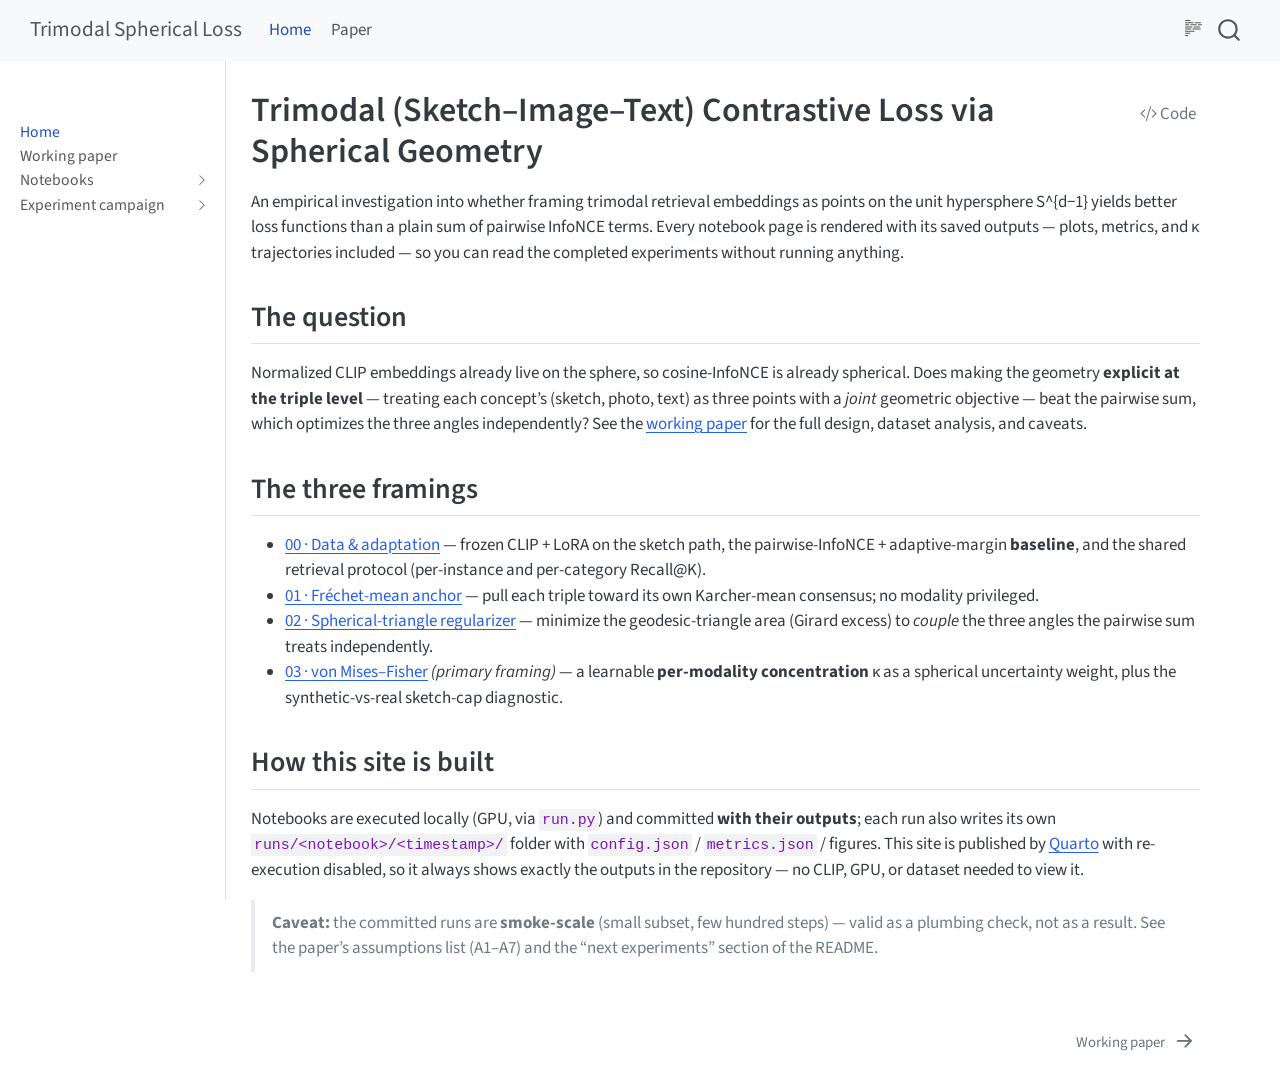
<file: index.html>
<!DOCTYPE html>
<html xmlns="http://www.w3.org/1999/xhtml" lang="en" xml:lang="en"><head>

<meta charset="utf-8">
<meta name="generator" content="quarto-1.9.38">

<meta name="viewport" content="width=device-width, initial-scale=1.0, user-scalable=yes">


<title>Trimodal (Sketch–Image–Text) Contrastive Loss via Spherical Geometry – Trimodal Spherical Loss</title>
<style>
/* Default styles provided by pandoc.
** See https://pandoc.org/MANUAL.html#variables-for-html for config info.
*/
code{white-space: pre-wrap;}
span.smallcaps{font-variant: small-caps;}
div.columns{display: flex; gap: min(4vw, 1.5em);}
div.column{flex: auto; overflow-x: auto;}
div.hanging-indent{margin-left: 1.5em; text-indent: -1.5em;}
ul.task-list{list-style: none;}
ul.task-list li input[type="checkbox"] {
  width: 0.8em;
  margin: 0 0.8em 0.2em -1em; /* quarto-specific, see https://github.com/quarto-dev/quarto-cli/issues/4556 */ 
  vertical-align: middle;
}
/* CSS for syntax highlighting */
html { -webkit-text-size-adjust: 100%; }
pre > code.sourceCode { white-space: pre; position: relative; }
pre > code.sourceCode > span { display: inline-block; line-height: 1.25; }
pre > code.sourceCode > span:empty { height: 1.2em; }
.sourceCode { overflow: visible; }
code.sourceCode > span { color: inherit; text-decoration: inherit; }
div.sourceCode { margin: 1em 0; }
pre.sourceCode { margin: 0; }
@media screen {
div.sourceCode { overflow: auto; }
}
@media print {
pre > code.sourceCode { white-space: pre-wrap; }
pre > code.sourceCode > span { text-indent: -5em; padding-left: 5em; }
}
pre.numberSource code
  { counter-reset: source-line 0; }
pre.numberSource code > span
  { position: relative; left: -4em; counter-increment: source-line; }
pre.numberSource code > span > a:first-child::before
  { content: counter(source-line);
    position: relative; left: -1em; text-align: right; vertical-align: baseline;
    border: none; display: inline-block;
    -webkit-touch-callout: none; -webkit-user-select: none;
    -khtml-user-select: none; -moz-user-select: none;
    -ms-user-select: none; user-select: none;
    padding: 0 4px; width: 4em;
  }
pre.numberSource { margin-left: 3em;  padding-left: 4px; }
div.sourceCode
  {   }
@media screen {
pre > code.sourceCode > span > a:first-child::before { text-decoration: underline; }
}
</style>


<script src="site_libs/quarto-nav/quarto-nav.js"></script>
<script src="site_libs/quarto-nav/headroom.min.js"></script>
<script src="site_libs/clipboard/clipboard.min.js"></script>
<script src="site_libs/quarto-search/autocomplete.umd.js"></script>
<script src="site_libs/quarto-search/fuse.min.js"></script>
<script src="site_libs/quarto-search/quarto-search.js"></script>
<meta name="quarto:offset" content="./">
<link href="./paper.html" rel="next">
<script src="site_libs/quarto-html/quarto.js" type="module"></script>
<script src="site_libs/quarto-html/tabsets/tabsets.js" type="module"></script>
<script src="site_libs/quarto-html/popper.min.js"></script>
<script src="site_libs/quarto-html/tippy.umd.min.js"></script>
<script src="site_libs/quarto-html/anchor.min.js"></script>
<link href="site_libs/quarto-html/tippy.css" rel="stylesheet">
<link href="site_libs/quarto-html/quarto-syntax-highlighting-15634bcf2e68342d4ad2dfa704d543f6.css" rel="stylesheet" id="quarto-text-highlighting-styles">
<script src="site_libs/bootstrap/bootstrap.min.js"></script>
<link href="site_libs/bootstrap/bootstrap-icons.css" rel="stylesheet">
<link href="site_libs/bootstrap/bootstrap-fd6c97ee6dae9fb3bde4de74a669a8cf.min.css" rel="stylesheet" append-hash="true" id="quarto-bootstrap" data-mode="light">
<script id="quarto-search-options" type="application/json">{
  "location": "navbar",
  "copy-button": false,
  "collapse-after": 3,
  "panel-placement": "end",
  "type": "overlay",
  "limit": 50,
  "keyboard-shortcut": [
    "f",
    "/",
    "s"
  ],
  "show-item-context": false,
  "language": {
    "search-no-results-text": "No results",
    "search-matching-documents-text": "matching documents",
    "search-copy-link-title": "Copy link to search",
    "search-hide-matches-text": "Hide additional matches",
    "search-more-match-text": "more match in this document",
    "search-more-matches-text": "more matches in this document",
    "search-clear-button-title": "Clear",
    "search-text-placeholder": "",
    "search-detached-cancel-button-title": "Cancel",
    "search-submit-button-title": "Submit",
    "search-label": "Search"
  }
}</script>


</head>

<body class="nav-sidebar docked nav-fixed fullcontent quarto-light">

<div id="quarto-search-results"></div>
  <header id="quarto-header" class="headroom fixed-top">
    <nav class="navbar navbar-expand-lg " data-bs-theme="dark">
      <div class="navbar-container container-fluid">
      <div class="navbar-brand-container mx-auto">
    <a class="navbar-brand" href="./index.html">
    <span class="navbar-title">Trimodal Spherical Loss</span>
    </a>
  </div>
            <div id="quarto-search" class="" title="Search"></div>
          <button class="navbar-toggler" type="button" data-bs-toggle="collapse" data-bs-target="#navbarCollapse" aria-controls="navbarCollapse" role="menu" aria-expanded="false" aria-label="Toggle navigation" onclick="if (window.quartoToggleHeadroom) { window.quartoToggleHeadroom(); }">
  <span class="navbar-toggler-icon"></span>
</button>
          <div class="collapse navbar-collapse" id="navbarCollapse">
            <ul class="navbar-nav navbar-nav-scroll me-auto">
  <li class="nav-item">
    <a class="nav-link active" href="./index.html" aria-current="page"> 
<span class="menu-text">Home</span></a>
  </li>  
  <li class="nav-item">
    <a class="nav-link" href="./paper.html"> 
<span class="menu-text">Paper</span></a>
  </li>  
</ul>
          </div> <!-- /navcollapse -->
            <div class="quarto-navbar-tools">
  <a href="" class="quarto-reader-toggle quarto-navigation-tool px-1" onclick="window.quartoToggleReader(); return false;" title="Toggle reader mode">
  <div class="quarto-reader-toggle-btn">
  <i class="bi"></i>
  </div>
</a>
</div>
      </div> <!-- /container-fluid -->
    </nav>
  <nav class="quarto-secondary-nav">
    <div class="container-fluid d-flex">
      <button type="button" class="quarto-btn-toggle btn" data-bs-toggle="collapse" role="button" data-bs-target=".quarto-sidebar-collapse-item" aria-controls="quarto-sidebar" aria-expanded="false" aria-label="Toggle sidebar navigation" onclick="if (window.quartoToggleHeadroom) { window.quartoToggleHeadroom(); }">
        <i class="bi bi-layout-text-sidebar-reverse"></i>
      </button>
        <nav class="quarto-page-breadcrumbs" aria-label="breadcrumb"><ol class="breadcrumb"><li class="breadcrumb-item"><a href="./index.html">Home</a></li></ol></nav>
        <a class="flex-grow-1" role="navigation" data-bs-toggle="collapse" data-bs-target=".quarto-sidebar-collapse-item" aria-controls="quarto-sidebar" aria-expanded="false" aria-label="Toggle sidebar navigation" onclick="if (window.quartoToggleHeadroom) { window.quartoToggleHeadroom(); }">      
        </a>
      <button type="button" class="btn quarto-search-button" aria-label="Search" onclick="window.quartoOpenSearch();">
        <i class="bi bi-search"></i>
      </button>
    </div>
  </nav>
</header>
<!-- content -->
<div id="quarto-content" class="quarto-container page-columns page-rows-contents page-layout-article page-navbar">
<!-- sidebar -->
  <nav id="quarto-sidebar" class="sidebar collapse collapse-horizontal quarto-sidebar-collapse-item sidebar-navigation docked overflow-auto">
        <div class="mt-2 flex-shrink-0 align-items-center">
        <div class="sidebar-search">
        <div id="quarto-search" class="" title="Search"></div>
        </div>
        </div>
    <div class="sidebar-menu-container"> 
    <ul class="list-unstyled mt-1">
        <li class="sidebar-item">
  <div class="sidebar-item-container"> 
  <a href="./index.html" class="sidebar-item-text sidebar-link active">
 <span class="menu-text">Home</span></a>
  </div>
</li>
        <li class="sidebar-item">
  <div class="sidebar-item-container"> 
  <a href="./paper.html" class="sidebar-item-text sidebar-link">
 <span class="menu-text">Working paper</span></a>
  </div>
</li>
        <li class="sidebar-item sidebar-item-section">
      <div class="sidebar-item-container"> 
            <a class="sidebar-item-text sidebar-link text-start collapsed" data-bs-toggle="collapse" data-bs-target="#quarto-sidebar-section-1" role="navigation" aria-expanded="false">
 <span class="menu-text">Notebooks</span></a>
          <a class="sidebar-item-toggle text-start collapsed" data-bs-toggle="collapse" data-bs-target="#quarto-sidebar-section-1" role="navigation" aria-expanded="false" aria-label="Toggle section">
            <i class="bi bi-chevron-right ms-2"></i>
          </a> 
      </div>
      <ul id="quarto-sidebar-section-1" class="collapse list-unstyled sidebar-section depth1 ">  
          <li class="sidebar-item">
  <div class="sidebar-item-container"> 
  <a href="./00_data_and_adaptation.html" class="sidebar-item-text sidebar-link">
 <span class="menu-text">00 · Data &amp; adaptation (baseline)</span></a>
  </div>
</li>
          <li class="sidebar-item">
  <div class="sidebar-item-container"> 
  <a href="./01_frechet_mean_loss.html" class="sidebar-item-text sidebar-link">
 <span class="menu-text">01 · Fréchet-mean anchor loss</span></a>
  </div>
</li>
          <li class="sidebar-item">
  <div class="sidebar-item-container"> 
  <a href="./02_spherical_triangle_loss.html" class="sidebar-item-text sidebar-link">
 <span class="menu-text">02 · Spherical-triangle regularizer</span></a>
  </div>
</li>
          <li class="sidebar-item">
  <div class="sidebar-item-container"> 
  <a href="./03_vmf_loss.html" class="sidebar-item-text sidebar-link">
 <span class="menu-text">03 · von Mises–Fisher loss (κ per modality)</span></a>
  </div>
</li>
      </ul>
  </li>
        <li class="sidebar-item sidebar-item-section">
      <div class="sidebar-item-container"> 
            <a class="sidebar-item-text sidebar-link text-start collapsed" data-bs-toggle="collapse" data-bs-target="#quarto-sidebar-section-2" role="navigation" aria-expanded="false">
 <span class="menu-text">Experiment campaign</span></a>
          <a class="sidebar-item-toggle text-start collapsed" data-bs-toggle="collapse" data-bs-target="#quarto-sidebar-section-2" role="navigation" aria-expanded="false" aria-label="Toggle section">
            <i class="bi bi-chevron-right ms-2"></i>
          </a> 
      </div>
      <ul id="quarto-sidebar-section-2" class="collapse list-unstyled sidebar-section depth1 ">  
          <li class="sidebar-item">
  <div class="sidebar-item-container"> 
  <a href="./docs/exp1_SCALE_plan_and_observation.html" class="sidebar-item-text sidebar-link">
 <span class="menu-text">EXP1 · SCALE</span></a>
  </div>
</li>
          <li class="sidebar-item">
  <div class="sidebar-item-container"> 
  <a href="./docs/exp2_WEIGH_plan_and_observation.html" class="sidebar-item-text sidebar-link">
 <span class="menu-text">EXP2 · WEIGH</span></a>
  </div>
</li>
          <li class="sidebar-item">
  <div class="sidebar-item-container"> 
  <a href="./docs/exp3_KAPPA_plan_and_observation.html" class="sidebar-item-text sidebar-link">
 <span class="menu-text">EXP3 · KAPPA</span></a>
  </div>
</li>
          <li class="sidebar-item">
  <div class="sidebar-item-container"> 
  <a href="./docs/exp4_SHAPE_plan_and_observation.html" class="sidebar-item-text sidebar-link">
 <span class="menu-text">EXP4 · SHAPE</span></a>
  </div>
</li>
          <li class="sidebar-item">
  <div class="sidebar-item-container"> 
  <a href="./docs/exp5_SCENE_plan_and_observation.html" class="sidebar-item-text sidebar-link">
 <span class="menu-text">EXP5 · SCENE</span></a>
  </div>
</li>
      </ul>
  </li>
    </ul>
    </div>
</nav>
<div id="quarto-sidebar-glass" class="quarto-sidebar-collapse-item" data-bs-toggle="collapse" data-bs-target=".quarto-sidebar-collapse-item"></div>
<!-- margin-sidebar -->
    
<!-- main -->
<main class="content" id="quarto-document-content">

<header id="title-block-header" class="quarto-title-block default">
<div class="quarto-title">
<div class="quarto-title-block"><div><h1 class="title">Trimodal (Sketch–Image–Text) Contrastive Loss via Spherical Geometry</h1><button type="button" class="btn code-tools-button" id="quarto-code-tools-source"><i class="bi"></i> Code</button></div></div>
</div>



<div class="quarto-title-meta">

    
  
    
  </div>
  


</header>


<p>An empirical investigation into whether framing trimodal retrieval embeddings as points on the unit hypersphere S^{d−1} yields better loss functions than a plain sum of pairwise InfoNCE terms. Every notebook page is rendered with its saved outputs — plots, metrics, and κ trajectories included — so you can read the completed experiments without running anything.</p>
<section id="the-question" class="level2">
<h2 class="anchored" data-anchor-id="the-question">The question</h2>
<p>Normalized CLIP embeddings already live on the sphere, so cosine-InfoNCE is already spherical. Does making the geometry <strong>explicit at the triple level</strong> — treating each concept’s (sketch, photo, text) as three points with a <em>joint</em> geometric objective — beat the pairwise sum, which optimizes the three angles independently? See the <strong><a href="./paper.html">working paper</a></strong> for the full design, dataset analysis, and caveats.</p>
</section>
<section id="the-three-framings" class="level2">
<h2 class="anchored" data-anchor-id="the-three-framings">The three framings</h2>
<ul>
<li><strong><a href="./00_data_and_adaptation.html">00 · Data &amp; adaptation</a></strong> — frozen CLIP + LoRA on the sketch path, the pairwise-InfoNCE + adaptive-margin <strong>baseline</strong>, and the shared retrieval protocol (per-instance and per-category Recall@K).</li>
<li><strong><a href="./01_frechet_mean_loss.html">01 · Fréchet-mean anchor</a></strong> — pull each triple toward its own Karcher-mean consensus; no modality privileged.</li>
<li><strong><a href="./02_spherical_triangle_loss.html">02 · Spherical-triangle regularizer</a></strong> — minimize the geodesic-triangle area (Girard excess) to <em>couple</em> the three angles the pairwise sum treats independently.</li>
<li><strong><a href="./03_vmf_loss.html">03 · von Mises–Fisher</a></strong> <em>(primary framing)</em> — a learnable <strong>per-modality concentration</strong> κ as a spherical uncertainty weight, plus the synthetic-vs-real sketch-cap diagnostic.</li>
</ul>
</section>
<section id="how-this-site-is-built" class="level2">
<h2 class="anchored" data-anchor-id="how-this-site-is-built">How this site is built</h2>
<p>Notebooks are executed locally (GPU, via <code>run.py</code>) and committed <strong>with their outputs</strong>; each run also writes its own <code>runs/&lt;notebook&gt;/&lt;timestamp&gt;/</code> folder with <code>config.json</code> / <code>metrics.json</code> / figures. This site is published by <a href="https://quarto.org">Quarto</a> with re-execution disabled, so it always shows exactly the outputs in the repository — no CLIP, GPU, or dataset needed to view it.</p>
<blockquote class="blockquote">
<p><strong>Caveat:</strong> the committed runs are <strong>smoke-scale</strong> (small subset, few hundred steps) — valid as a plumbing check, not as a result. See the paper’s assumptions list (A1–A7) and the “next experiments” section of the README.</p>
</blockquote>


<!-- -->

</section>

</main> <!-- /main -->
<script id="quarto-html-after-body" type="application/javascript">
  window.document.addEventListener("DOMContentLoaded", function (event) {
    const icon = "";
    const anchorJS = new window.AnchorJS();
    anchorJS.options = {
      placement: 'right',
      icon: icon
    };
    anchorJS.add('.anchored');
    const isCodeAnnotation = (el) => {
      for (const clz of el.classList) {
        if (clz.startsWith('code-annotation-')) {                     
          return true;
        }
      }
      return false;
    }
    const onCopySuccess = function(e) {
      // button target
      const button = e.trigger;
      // don't keep focus
      button.blur();
      // flash "checked"
      button.classList.add('code-copy-button-checked');
      var currentTitle = button.getAttribute("title");
      button.setAttribute("title", "Copied!");
      let tooltip;
      if (window.bootstrap) {
        button.setAttribute("data-bs-toggle", "tooltip");
        button.setAttribute("data-bs-placement", "left");
        button.setAttribute("data-bs-title", "Copied!");
        tooltip = new bootstrap.Tooltip(button, 
          { trigger: "manual", 
            customClass: "code-copy-button-tooltip",
            offset: [0, -8]});
        tooltip.show();    
      }
      setTimeout(function() {
        if (tooltip) {
          tooltip.hide();
          button.removeAttribute("data-bs-title");
          button.removeAttribute("data-bs-toggle");
          button.removeAttribute("data-bs-placement");
        }
        button.setAttribute("title", currentTitle);
        button.classList.remove('code-copy-button-checked');
      }, 1000);
      // clear code selection
      e.clearSelection();
    }
    const getTextToCopy = function(trigger) {
      const outerScaffold = trigger.parentElement.cloneNode(true);
      const codeEl = outerScaffold.querySelector('code');
      for (const childEl of codeEl.children) {
        if (isCodeAnnotation(childEl)) {
          childEl.remove();
        }
      }
      return codeEl.innerText;
    }
    const clipboard = new window.ClipboardJS('.code-copy-button:not([data-in-quarto-modal])', {
      text: getTextToCopy
    });
    clipboard.on('success', onCopySuccess);
    if (window.document.getElementById('quarto-embedded-source-code-modal')) {
      const clipboardModal = new window.ClipboardJS('.code-copy-button[data-in-quarto-modal]', {
        text: getTextToCopy,
        container: window.document.getElementById('quarto-embedded-source-code-modal')
      });
      clipboardModal.on('success', onCopySuccess);
    }
    const viewSource = window.document.getElementById('quarto-view-source') ||
                       window.document.getElementById('quarto-code-tools-source');
    if (viewSource) {
      const sourceUrl = viewSource.getAttribute("data-quarto-source-url");
      viewSource.addEventListener("click", function(e) {
        if (sourceUrl) {
          // rstudio viewer pane
          if (/\bcapabilities=\b/.test(window.location)) {
            window.open(sourceUrl);
          } else {
            window.location.href = sourceUrl;
          }
        } else {
          const modal = new bootstrap.Modal(document.getElementById('quarto-embedded-source-code-modal'));
          modal.show();
        }
        return false;
      });
    }
    function toggleCodeHandler(show) {
      return function(e) {
        const detailsSrc = window.document.querySelectorAll(".cell > details > .sourceCode");
        for (let i=0; i<detailsSrc.length; i++) {
          const details = detailsSrc[i].parentElement;
          if (show) {
            details.open = true;
          } else {
            details.removeAttribute("open");
          }
        }
        const cellCodeDivs = window.document.querySelectorAll(".cell > .sourceCode");
        const fromCls = show ? "hidden" : "unhidden";
        const toCls = show ? "unhidden" : "hidden";
        for (let i=0; i<cellCodeDivs.length; i++) {
          const codeDiv = cellCodeDivs[i];
          if (codeDiv.classList.contains(fromCls)) {
            codeDiv.classList.remove(fromCls);
            codeDiv.classList.add(toCls);
          } 
        }
        return false;
      }
    }
    const hideAllCode = window.document.getElementById("quarto-hide-all-code");
    if (hideAllCode) {
      hideAllCode.addEventListener("click", toggleCodeHandler(false));
    }
    const showAllCode = window.document.getElementById("quarto-show-all-code");
    if (showAllCode) {
      showAllCode.addEventListener("click", toggleCodeHandler(true));
    }
      var localhostRegex = new RegExp(/^(?:http|https):\/\/localhost\:?[0-9]*\//);
      var mailtoRegex = new RegExp(/^mailto:/);
        var filterRegex = new RegExp('/' + window.location.host + '/');
      var isInternal = (href) => {
          return filterRegex.test(href) || localhostRegex.test(href) || mailtoRegex.test(href);
      }
      // Inspect non-navigation links and adorn them if external
     var links = window.document.querySelectorAll('a[href]:not(.nav-link):not(.navbar-brand):not(.toc-action):not(.sidebar-link):not(.sidebar-item-toggle):not(.pagination-link):not(.no-external):not([aria-hidden]):not(.dropdown-item):not(.quarto-navigation-tool):not(.about-link)');
      for (var i=0; i<links.length; i++) {
        const link = links[i];
        if (!isInternal(link.href)) {
          // undo the damage that might have been done by quarto-nav.js in the case of
          // links that we want to consider external
          if (link.dataset.originalHref !== undefined) {
            link.href = link.dataset.originalHref;
          }
        }
      }
    function tippyHover(el, contentFn, onTriggerFn, onUntriggerFn) {
      const config = {
        allowHTML: true,
        maxWidth: 500,
        delay: 100,
        arrow: false,
        appendTo: function(el) {
            return el.parentElement;
        },
        interactive: true,
        interactiveBorder: 10,
        theme: 'quarto',
        placement: 'bottom-start',
      };
      if (contentFn) {
        config.content = contentFn;
      }
      if (onTriggerFn) {
        config.onTrigger = onTriggerFn;
      }
      if (onUntriggerFn) {
        config.onUntrigger = onUntriggerFn;
      }
      window.tippy(el, config); 
    }
    const noterefs = window.document.querySelectorAll('a[role="doc-noteref"]');
    for (var i=0; i<noterefs.length; i++) {
      const ref = noterefs[i];
      tippyHover(ref, function() {
        // use id or data attribute instead here
        let href = ref.getAttribute('data-footnote-href') || ref.getAttribute('href');
        try { href = new URL(href).hash; } catch {}
        const id = href.replace(/^#\/?/, "");
        const note = window.document.getElementById(id);
        if (note) {
          return note.innerHTML;
        } else {
          return "";
        }
      });
    }
    const xrefs = window.document.querySelectorAll('a.quarto-xref');
    const processXRef = (id, note) => {
      // Strip column container classes
      const stripColumnClz = (el) => {
        el.classList.remove("page-full", "page-columns");
        if (el.children) {
          for (const child of el.children) {
            stripColumnClz(child);
          }
        }
      }
      stripColumnClz(note)
      if (id === null || id.startsWith('sec-')) {
        // Special case sections, only their first couple elements
        const container = document.createElement("div");
        if (note.children && note.children.length > 2) {
          container.appendChild(note.children[0].cloneNode(true));
          for (let i = 1; i < note.children.length; i++) {
            const child = note.children[i];
            if (child.tagName === "P" && child.innerText === "") {
              continue;
            } else {
              container.appendChild(child.cloneNode(true));
              break;
            }
          }
          if (window.Quarto?.typesetMath) {
            window.Quarto.typesetMath(container);
          }
          return container.innerHTML
        } else {
          if (window.Quarto?.typesetMath) {
            window.Quarto.typesetMath(note);
          }
          return note.innerHTML;
        }
      } else {
        // Remove any anchor links if they are present
        const anchorLink = note.querySelector('a.anchorjs-link');
        if (anchorLink) {
          anchorLink.remove();
        }
        if (window.Quarto?.typesetMath) {
          window.Quarto.typesetMath(note);
        }
        if (note.classList.contains("callout")) {
          return note.outerHTML;
        } else {
          return note.innerHTML;
        }
      }
    }
    for (var i=0; i<xrefs.length; i++) {
      const xref = xrefs[i];
      tippyHover(xref, undefined, function(instance) {
        instance.disable();
        let url = xref.getAttribute('href');
        let hash = undefined; 
        if (url.startsWith('#')) {
          hash = url;
        } else {
          try { hash = new URL(url).hash; } catch {}
        }
        if (hash) {
          const id = hash.replace(/^#\/?/, "");
          const note = window.document.getElementById(id);
          if (note !== null) {
            try {
              const html = processXRef(id, note.cloneNode(true));
              instance.setContent(html);
            } finally {
              instance.enable();
              instance.show();
            }
          } else {
            // See if we can fetch this
            fetch(url.split('#')[0])
            .then(res => res.text())
            .then(html => {
              const parser = new DOMParser();
              const htmlDoc = parser.parseFromString(html, "text/html");
              const note = htmlDoc.getElementById(id);
              if (note !== null) {
                const html = processXRef(id, note);
                instance.setContent(html);
              } 
            }).finally(() => {
              instance.enable();
              instance.show();
            });
          }
        } else {
          // See if we can fetch a full url (with no hash to target)
          // This is a special case and we should probably do some content thinning / targeting
          fetch(url)
          .then(res => res.text())
          .then(html => {
            const parser = new DOMParser();
            const htmlDoc = parser.parseFromString(html, "text/html");
            const note = htmlDoc.querySelector('main.content');
            if (note !== null) {
              // This should only happen for chapter cross references
              // (since there is no id in the URL)
              // remove the first header
              if (note.children.length > 0 && note.children[0].tagName === "HEADER") {
                note.children[0].remove();
              }
              const html = processXRef(null, note);
              instance.setContent(html);
            } 
          }).finally(() => {
            instance.enable();
            instance.show();
          });
        }
      }, function(instance) {
      });
    }
        let selectedAnnoteEl;
        const selectorForAnnotation = ( cell, annotation) => {
          let cellAttr = 'data-code-cell="' + cell + '"';
          let lineAttr = 'data-code-annotation="' +  annotation + '"';
          const selector = 'span[' + cellAttr + '][' + lineAttr + ']';
          return selector;
        }
        const selectCodeLines = (annoteEl) => {
          const doc = window.document;
          const targetCell = annoteEl.getAttribute("data-target-cell");
          const targetAnnotation = annoteEl.getAttribute("data-target-annotation");
          const annoteSpan = window.document.querySelector(selectorForAnnotation(targetCell, targetAnnotation));
          const lines = annoteSpan.getAttribute("data-code-lines").split(",");
          const lineIds = lines.map((line) => {
            return targetCell + "-" + line;
          })
          let top = null;
          let height = null;
          let parent = null;
          if (lineIds.length > 0) {
              //compute the position of the single el (top and bottom and make a div)
              const el = window.document.getElementById(lineIds[0]);
              top = el.offsetTop;
              height = el.offsetHeight;
              parent = el.parentElement.parentElement;
            if (lineIds.length > 1) {
              const lastEl = window.document.getElementById(lineIds[lineIds.length - 1]);
              const bottom = lastEl.offsetTop + lastEl.offsetHeight;
              height = bottom - top;
            }
            if (top !== null && height !== null && parent !== null) {
              // cook up a div (if necessary) and position it 
              let div = window.document.getElementById("code-annotation-line-highlight");
              if (div === null) {
                div = window.document.createElement("div");
                div.setAttribute("id", "code-annotation-line-highlight");
                div.style.position = 'absolute';
                parent.appendChild(div);
              }
              div.style.top = top - 2 + "px";
              div.style.height = height + 4 + "px";
              div.style.left = 0;
              let gutterDiv = window.document.getElementById("code-annotation-line-highlight-gutter");
              if (gutterDiv === null) {
                gutterDiv = window.document.createElement("div");
                gutterDiv.setAttribute("id", "code-annotation-line-highlight-gutter");
                gutterDiv.style.position = 'absolute';
                const codeCell = window.document.getElementById(targetCell);
                const gutter = codeCell.querySelector('.code-annotation-gutter');
                gutter.appendChild(gutterDiv);
              }
              gutterDiv.style.top = top - 2 + "px";
              gutterDiv.style.height = height + 4 + "px";
            }
            selectedAnnoteEl = annoteEl;
          }
        };
        const unselectCodeLines = () => {
          const elementsIds = ["code-annotation-line-highlight", "code-annotation-line-highlight-gutter"];
          elementsIds.forEach((elId) => {
            const div = window.document.getElementById(elId);
            if (div) {
              div.remove();
            }
          });
          selectedAnnoteEl = undefined;
        };
          // Handle positioning of the toggle
      window.addEventListener(
        "resize",
        throttle(() => {
          elRect = undefined;
          if (selectedAnnoteEl) {
            selectCodeLines(selectedAnnoteEl);
          }
        }, 10)
      );
      function throttle(fn, ms) {
      let throttle = false;
      let timer;
        return (...args) => {
          if(!throttle) { // first call gets through
              fn.apply(this, args);
              throttle = true;
          } else { // all the others get throttled
              if(timer) clearTimeout(timer); // cancel #2
              timer = setTimeout(() => {
                fn.apply(this, args);
                timer = throttle = false;
              }, ms);
          }
        };
      }
        // Attach click handler to the DT
        const annoteDls = window.document.querySelectorAll('dt[data-target-cell]');
        for (const annoteDlNode of annoteDls) {
          annoteDlNode.addEventListener('click', (event) => {
            const clickedEl = event.target;
            if (clickedEl !== selectedAnnoteEl) {
              unselectCodeLines();
              const activeEl = window.document.querySelector('dt[data-target-cell].code-annotation-active');
              if (activeEl) {
                activeEl.classList.remove('code-annotation-active');
              }
              selectCodeLines(clickedEl);
              clickedEl.classList.add('code-annotation-active');
            } else {
              // Unselect the line
              unselectCodeLines();
              clickedEl.classList.remove('code-annotation-active');
            }
          });
        }
    const findCites = (el) => {
      const parentEl = el.parentElement;
      if (parentEl) {
        const cites = parentEl.dataset.cites;
        if (cites) {
          return {
            el,
            cites: cites.split(' ')
          };
        } else {
          return findCites(el.parentElement)
        }
      } else {
        return undefined;
      }
    };
    var bibliorefs = window.document.querySelectorAll('a[role="doc-biblioref"]');
    for (var i=0; i<bibliorefs.length; i++) {
      const ref = bibliorefs[i];
      const citeInfo = findCites(ref);
      if (citeInfo) {
        tippyHover(citeInfo.el, function() {
          var popup = window.document.createElement('div');
          citeInfo.cites.forEach(function(cite) {
            var citeDiv = window.document.createElement('div');
            citeDiv.classList.add('hanging-indent');
            citeDiv.classList.add('csl-entry');
            var biblioDiv = window.document.getElementById('ref-' + cite);
            if (biblioDiv) {
              citeDiv.innerHTML = biblioDiv.innerHTML;
            }
            popup.appendChild(citeDiv);
          });
          return popup.innerHTML;
        });
      }
    }
  });
  </script>
<nav class="page-navigation">
  <div class="nav-page nav-page-previous">
  </div>
  <div class="nav-page nav-page-next">
      <a href="./paper.html" class="pagination-link" aria-label="Working paper">
        <span class="nav-page-text">Working paper</span> <i class="bi bi-arrow-right-short"></i>
      </a>
  </div>
</nav><div class="modal fade" id="quarto-embedded-source-code-modal" tabindex="-1" aria-labelledby="quarto-embedded-source-code-modal-label" aria-hidden="true"><div class="modal-dialog modal-dialog-scrollable"><div class="modal-content"><div class="modal-header"><h5 class="modal-title" id="quarto-embedded-source-code-modal-label">Source Code</h5><button class="btn-close" data-bs-dismiss="modal"></button></div><div class="modal-body"><div class="">
<div class="code-copy-outer-scaffold"><div class="sourceCode" id="cb1" data-shortcodes="false"><pre class="sourceCode markdown code-with-copy"><code class="sourceCode markdown"><span id="cb1-1"><a href="#cb1-1" aria-hidden="true" tabindex="-1"></a><span class="co">---</span></span>
<span id="cb1-2"><a href="#cb1-2" aria-hidden="true" tabindex="-1"></a><span class="an">title:</span><span class="co"> "Trimodal (Sketch–Image–Text) Contrastive Loss via Spherical Geometry"</span></span>
<span id="cb1-3"><a href="#cb1-3" aria-hidden="true" tabindex="-1"></a><span class="an">toc:</span><span class="co"> false</span></span>
<span id="cb1-4"><a href="#cb1-4" aria-hidden="true" tabindex="-1"></a><span class="co">---</span></span>
<span id="cb1-5"><a href="#cb1-5" aria-hidden="true" tabindex="-1"></a></span>
<span id="cb1-6"><a href="#cb1-6" aria-hidden="true" tabindex="-1"></a>An empirical investigation into whether framing trimodal retrieval embeddings</span>
<span id="cb1-7"><a href="#cb1-7" aria-hidden="true" tabindex="-1"></a>as points on the unit hypersphere S^{d−1} yields better loss functions than a</span>
<span id="cb1-8"><a href="#cb1-8" aria-hidden="true" tabindex="-1"></a>plain sum of pairwise InfoNCE terms. Every notebook page is rendered with its</span>
<span id="cb1-9"><a href="#cb1-9" aria-hidden="true" tabindex="-1"></a>saved outputs — plots, metrics, and κ trajectories included — so you can read</span>
<span id="cb1-10"><a href="#cb1-10" aria-hidden="true" tabindex="-1"></a>the completed experiments without running anything.</span>
<span id="cb1-11"><a href="#cb1-11" aria-hidden="true" tabindex="-1"></a></span>
<span id="cb1-12"><a href="#cb1-12" aria-hidden="true" tabindex="-1"></a><span class="fu">## The question</span></span>
<span id="cb1-13"><a href="#cb1-13" aria-hidden="true" tabindex="-1"></a></span>
<span id="cb1-14"><a href="#cb1-14" aria-hidden="true" tabindex="-1"></a>Normalized CLIP embeddings already live on the sphere, so cosine-InfoNCE is</span>
<span id="cb1-15"><a href="#cb1-15" aria-hidden="true" tabindex="-1"></a>already spherical. Does making the geometry **explicit at the triple level** —</span>
<span id="cb1-16"><a href="#cb1-16" aria-hidden="true" tabindex="-1"></a>treating each concept's (sketch, photo, text) as three points with a *joint*</span>
<span id="cb1-17"><a href="#cb1-17" aria-hidden="true" tabindex="-1"></a>geometric objective — beat the pairwise sum, which optimizes the three angles</span>
<span id="cb1-18"><a href="#cb1-18" aria-hidden="true" tabindex="-1"></a>independently? See the **[working paper](paper.md)** for the full design,</span>
<span id="cb1-19"><a href="#cb1-19" aria-hidden="true" tabindex="-1"></a>dataset analysis, and caveats.</span>
<span id="cb1-20"><a href="#cb1-20" aria-hidden="true" tabindex="-1"></a></span>
<span id="cb1-21"><a href="#cb1-21" aria-hidden="true" tabindex="-1"></a><span class="fu">## The three framings</span></span>
<span id="cb1-22"><a href="#cb1-22" aria-hidden="true" tabindex="-1"></a></span>
<span id="cb1-23"><a href="#cb1-23" aria-hidden="true" tabindex="-1"></a><span class="ss">- </span>**[00 · Data &amp; adaptation](00_data_and_adaptation.ipynb)** — frozen CLIP +</span>
<span id="cb1-24"><a href="#cb1-24" aria-hidden="true" tabindex="-1"></a>  LoRA on the sketch path, the pairwise-InfoNCE + adaptive-margin **baseline**,</span>
<span id="cb1-25"><a href="#cb1-25" aria-hidden="true" tabindex="-1"></a>  and the shared retrieval protocol (per-instance and per-category Recall@K).</span>
<span id="cb1-26"><a href="#cb1-26" aria-hidden="true" tabindex="-1"></a><span class="ss">- </span>**[01 · Fréchet-mean anchor](01_frechet_mean_loss.ipynb)** — pull each</span>
<span id="cb1-27"><a href="#cb1-27" aria-hidden="true" tabindex="-1"></a>  triple toward its own Karcher-mean consensus; no modality privileged.</span>
<span id="cb1-28"><a href="#cb1-28" aria-hidden="true" tabindex="-1"></a><span class="ss">- </span>**[02 · Spherical-triangle regularizer](02_spherical_triangle_loss.ipynb)** —</span>
<span id="cb1-29"><a href="#cb1-29" aria-hidden="true" tabindex="-1"></a>  minimize the geodesic-triangle area (Girard excess) to *couple* the three</span>
<span id="cb1-30"><a href="#cb1-30" aria-hidden="true" tabindex="-1"></a>  angles the pairwise sum treats independently.</span>
<span id="cb1-31"><a href="#cb1-31" aria-hidden="true" tabindex="-1"></a><span class="ss">- </span>**[03 · von Mises–Fisher](03_vmf_loss.ipynb)** *(primary framing)* — a</span>
<span id="cb1-32"><a href="#cb1-32" aria-hidden="true" tabindex="-1"></a>  learnable **per-modality concentration** κ as a spherical uncertainty weight,</span>
<span id="cb1-33"><a href="#cb1-33" aria-hidden="true" tabindex="-1"></a>  plus the synthetic-vs-real sketch-cap diagnostic.</span>
<span id="cb1-34"><a href="#cb1-34" aria-hidden="true" tabindex="-1"></a></span>
<span id="cb1-35"><a href="#cb1-35" aria-hidden="true" tabindex="-1"></a><span class="fu">## How this site is built</span></span>
<span id="cb1-36"><a href="#cb1-36" aria-hidden="true" tabindex="-1"></a></span>
<span id="cb1-37"><a href="#cb1-37" aria-hidden="true" tabindex="-1"></a>Notebooks are executed locally (GPU, via <span class="in">`run.py`</span>) and committed **with their</span>
<span id="cb1-38"><a href="#cb1-38" aria-hidden="true" tabindex="-1"></a>outputs**; each run also writes its own <span class="in">`runs/&lt;notebook&gt;/&lt;timestamp&gt;/`</span> folder</span>
<span id="cb1-39"><a href="#cb1-39" aria-hidden="true" tabindex="-1"></a>with <span class="in">`config.json`</span> / <span class="in">`metrics.json`</span> / figures. This site is published by</span>
<span id="cb1-40"><a href="#cb1-40" aria-hidden="true" tabindex="-1"></a><span class="co">[</span><span class="ot">Quarto</span><span class="co">](https://quarto.org)</span> with re-execution disabled, so it always shows</span>
<span id="cb1-41"><a href="#cb1-41" aria-hidden="true" tabindex="-1"></a>exactly the outputs in the repository — no CLIP, GPU, or dataset needed to view</span>
<span id="cb1-42"><a href="#cb1-42" aria-hidden="true" tabindex="-1"></a>it.</span>
<span id="cb1-43"><a href="#cb1-43" aria-hidden="true" tabindex="-1"></a></span>
<span id="cb1-44"><a href="#cb1-44" aria-hidden="true" tabindex="-1"></a><span class="at">&gt; **Caveat:** the committed runs are **smoke-scale** (small subset, few</span></span>
<span id="cb1-45"><a href="#cb1-45" aria-hidden="true" tabindex="-1"></a><span class="at">&gt; hundred steps) — valid as a plumbing check, not as a result. See the paper's</span></span>
<span id="cb1-46"><a href="#cb1-46" aria-hidden="true" tabindex="-1"></a><span class="at">&gt; assumptions list (A1–A7) and the "next experiments" section of the README.</span></span></code></pre></div><button title="Copy to Clipboard" class="code-copy-button" data-in-quarto-modal=""><i class="bi"></i></button></div>
</div></div></div></div></div>
</div> <!-- /content -->




</body></html>
</file>
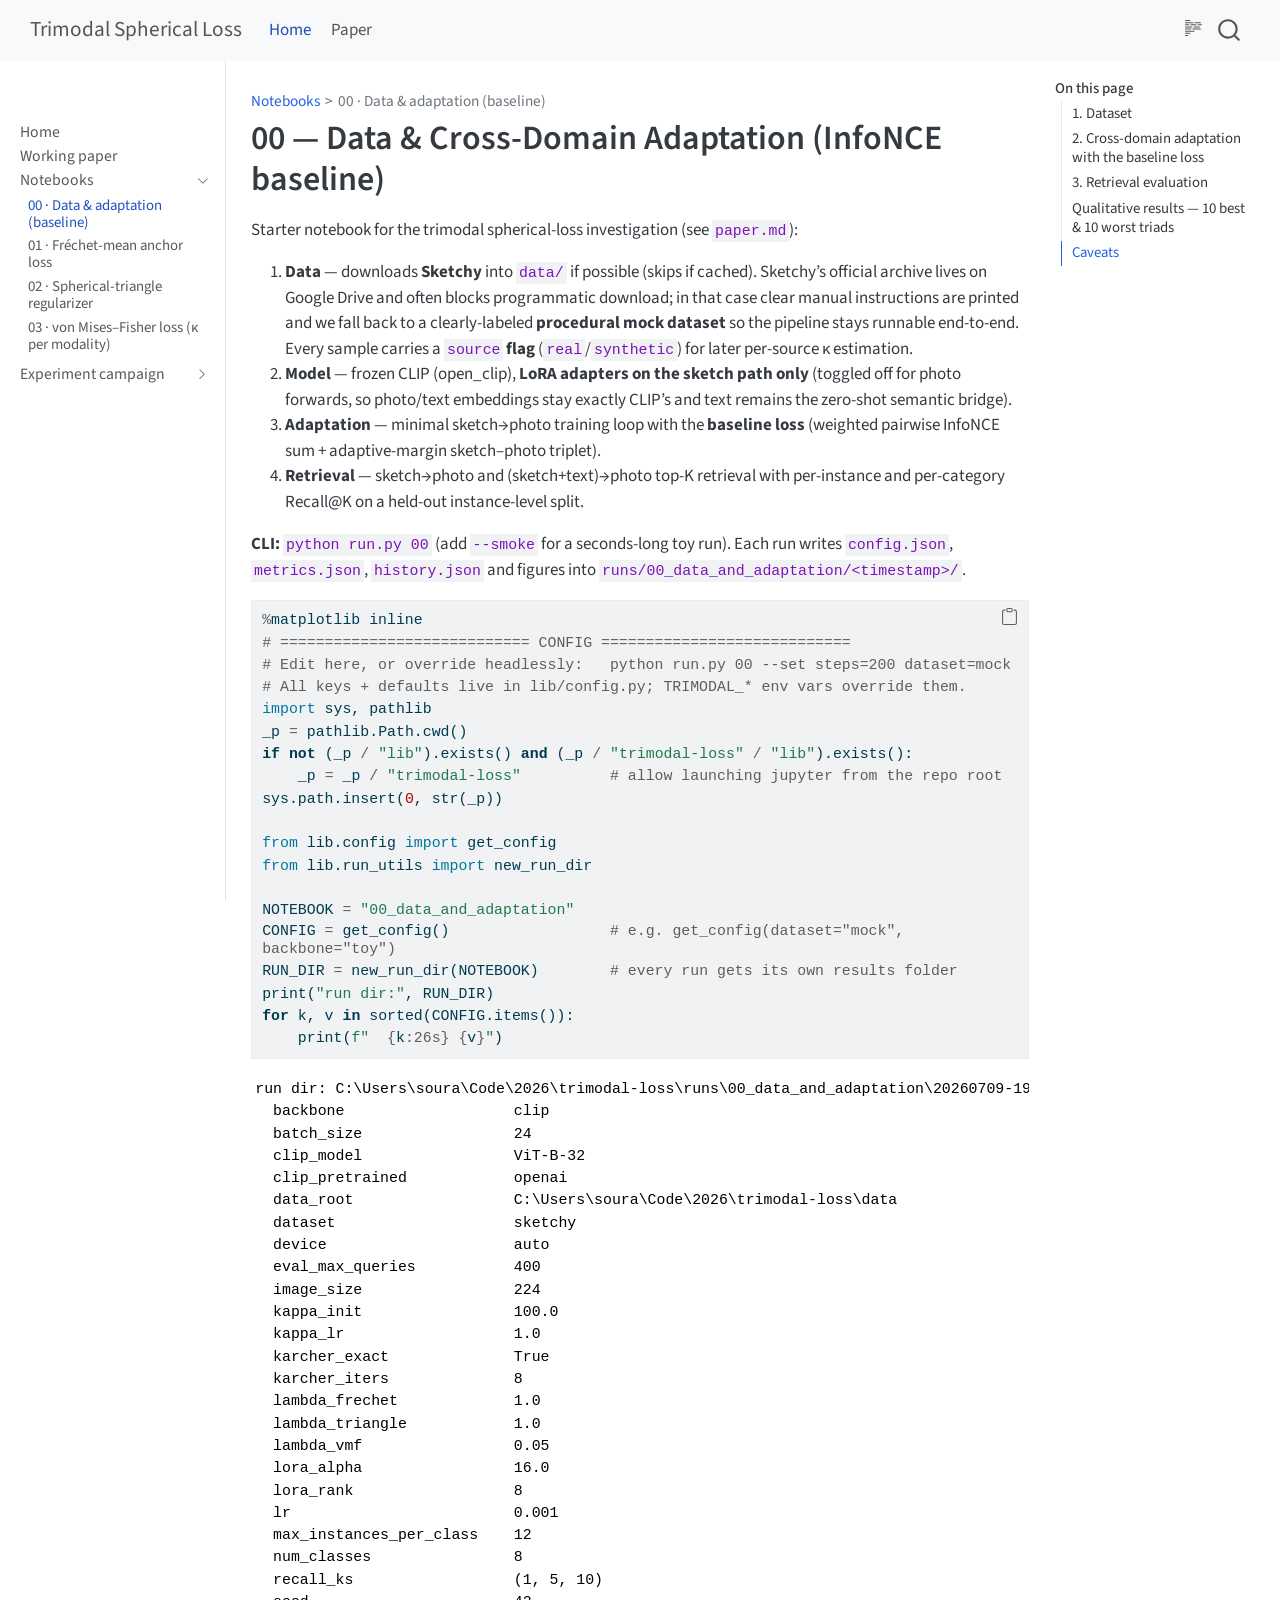
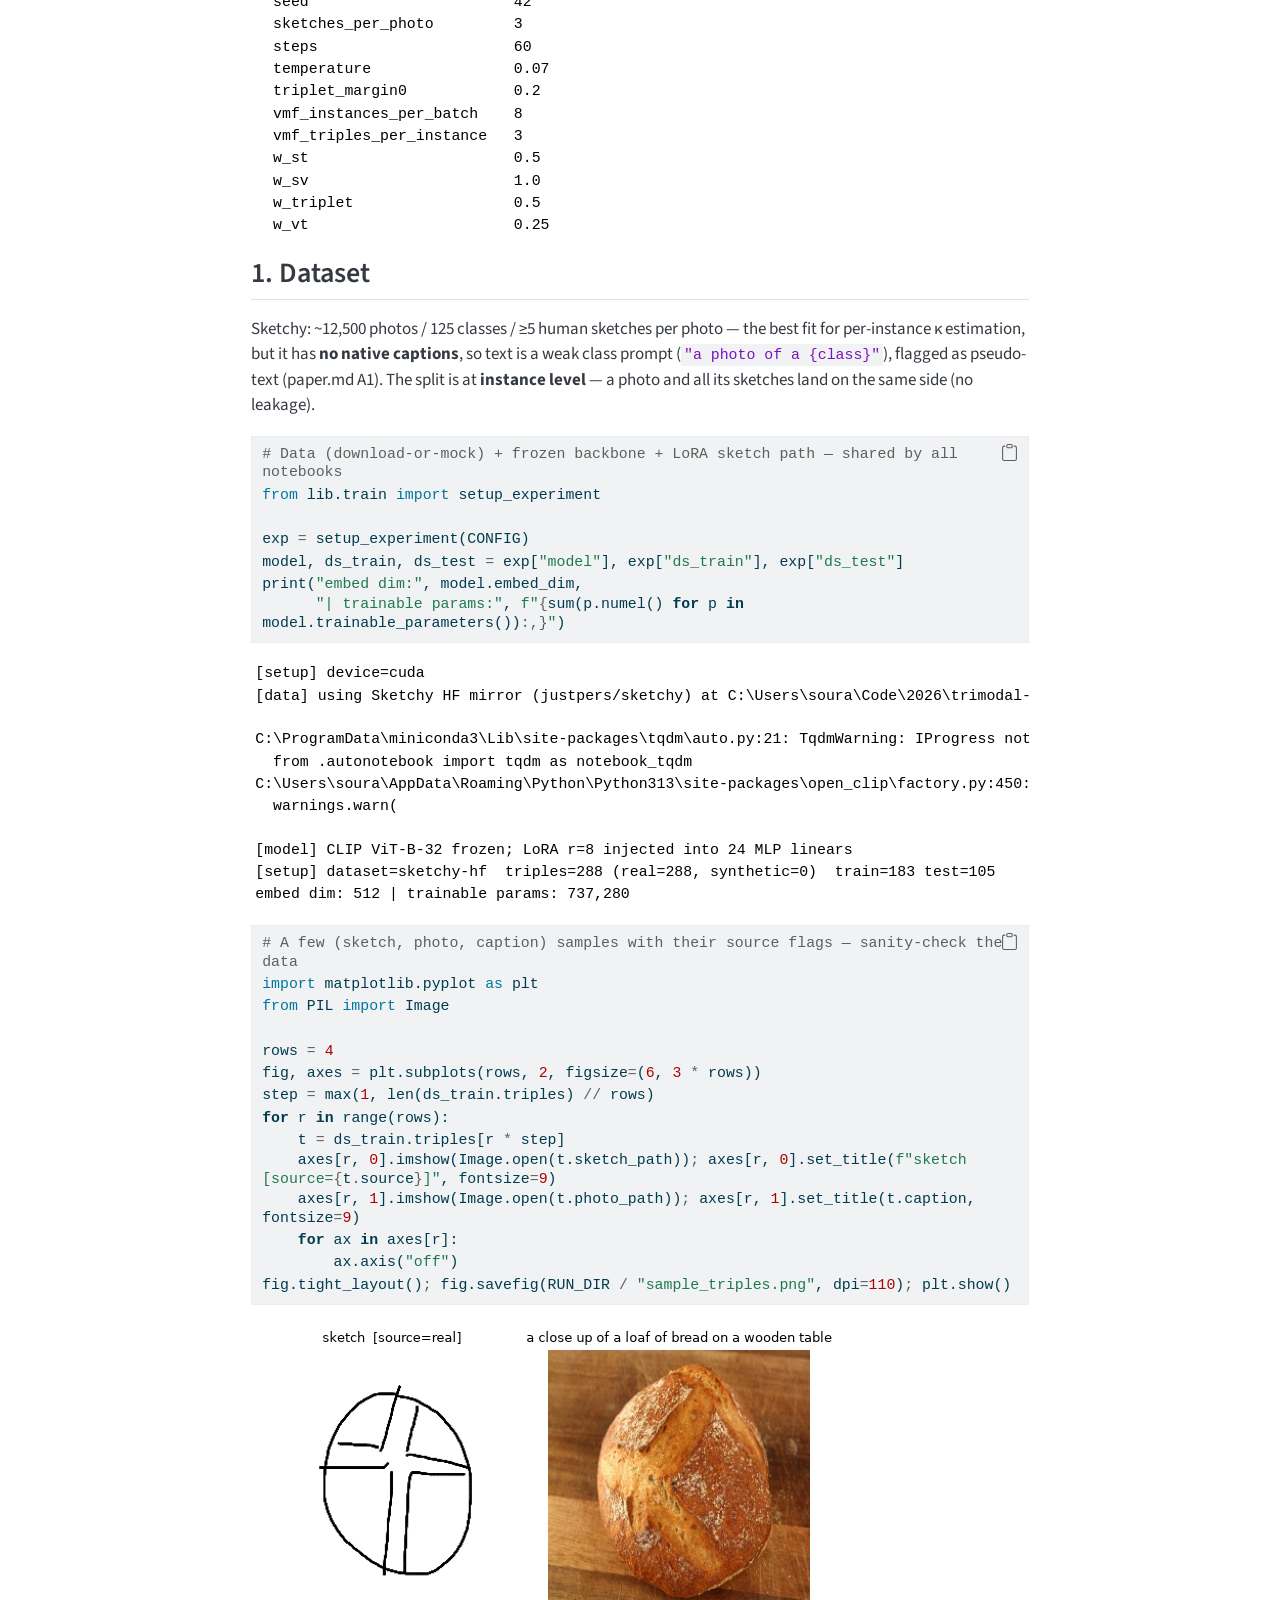
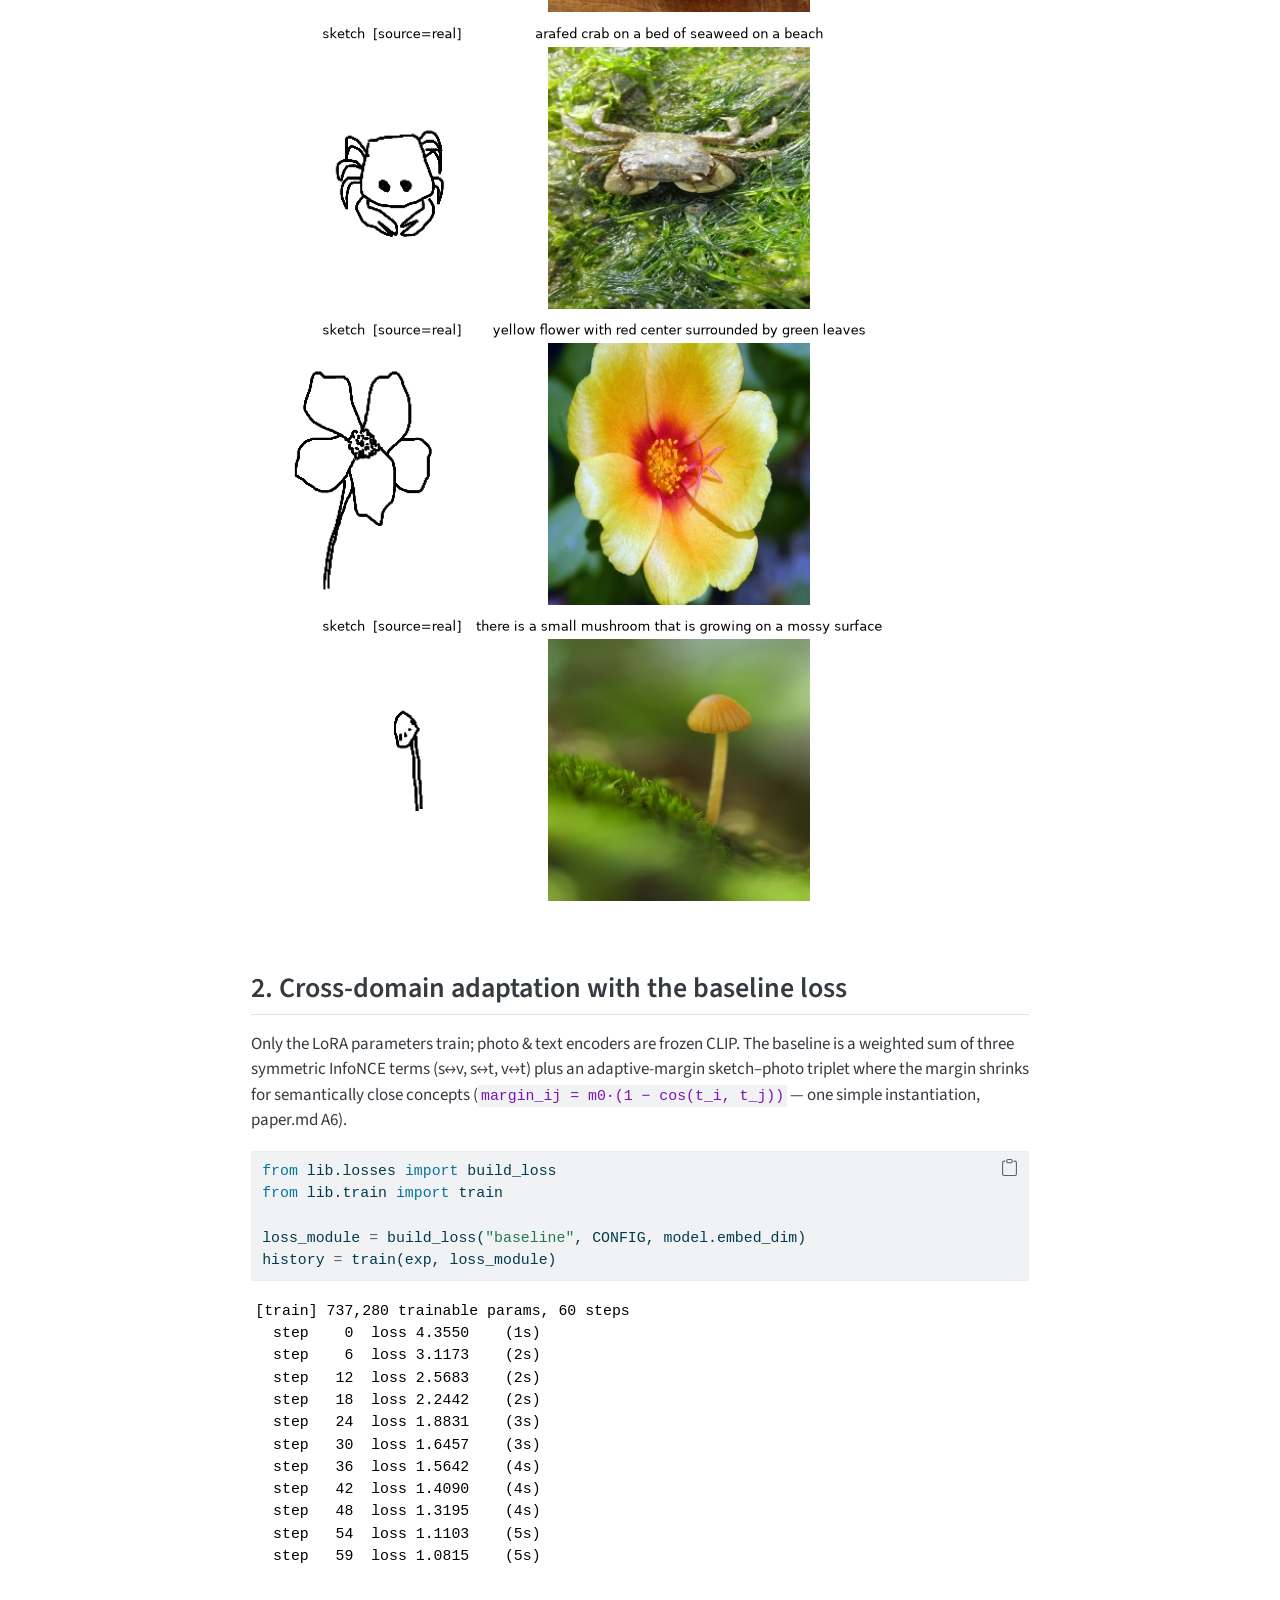
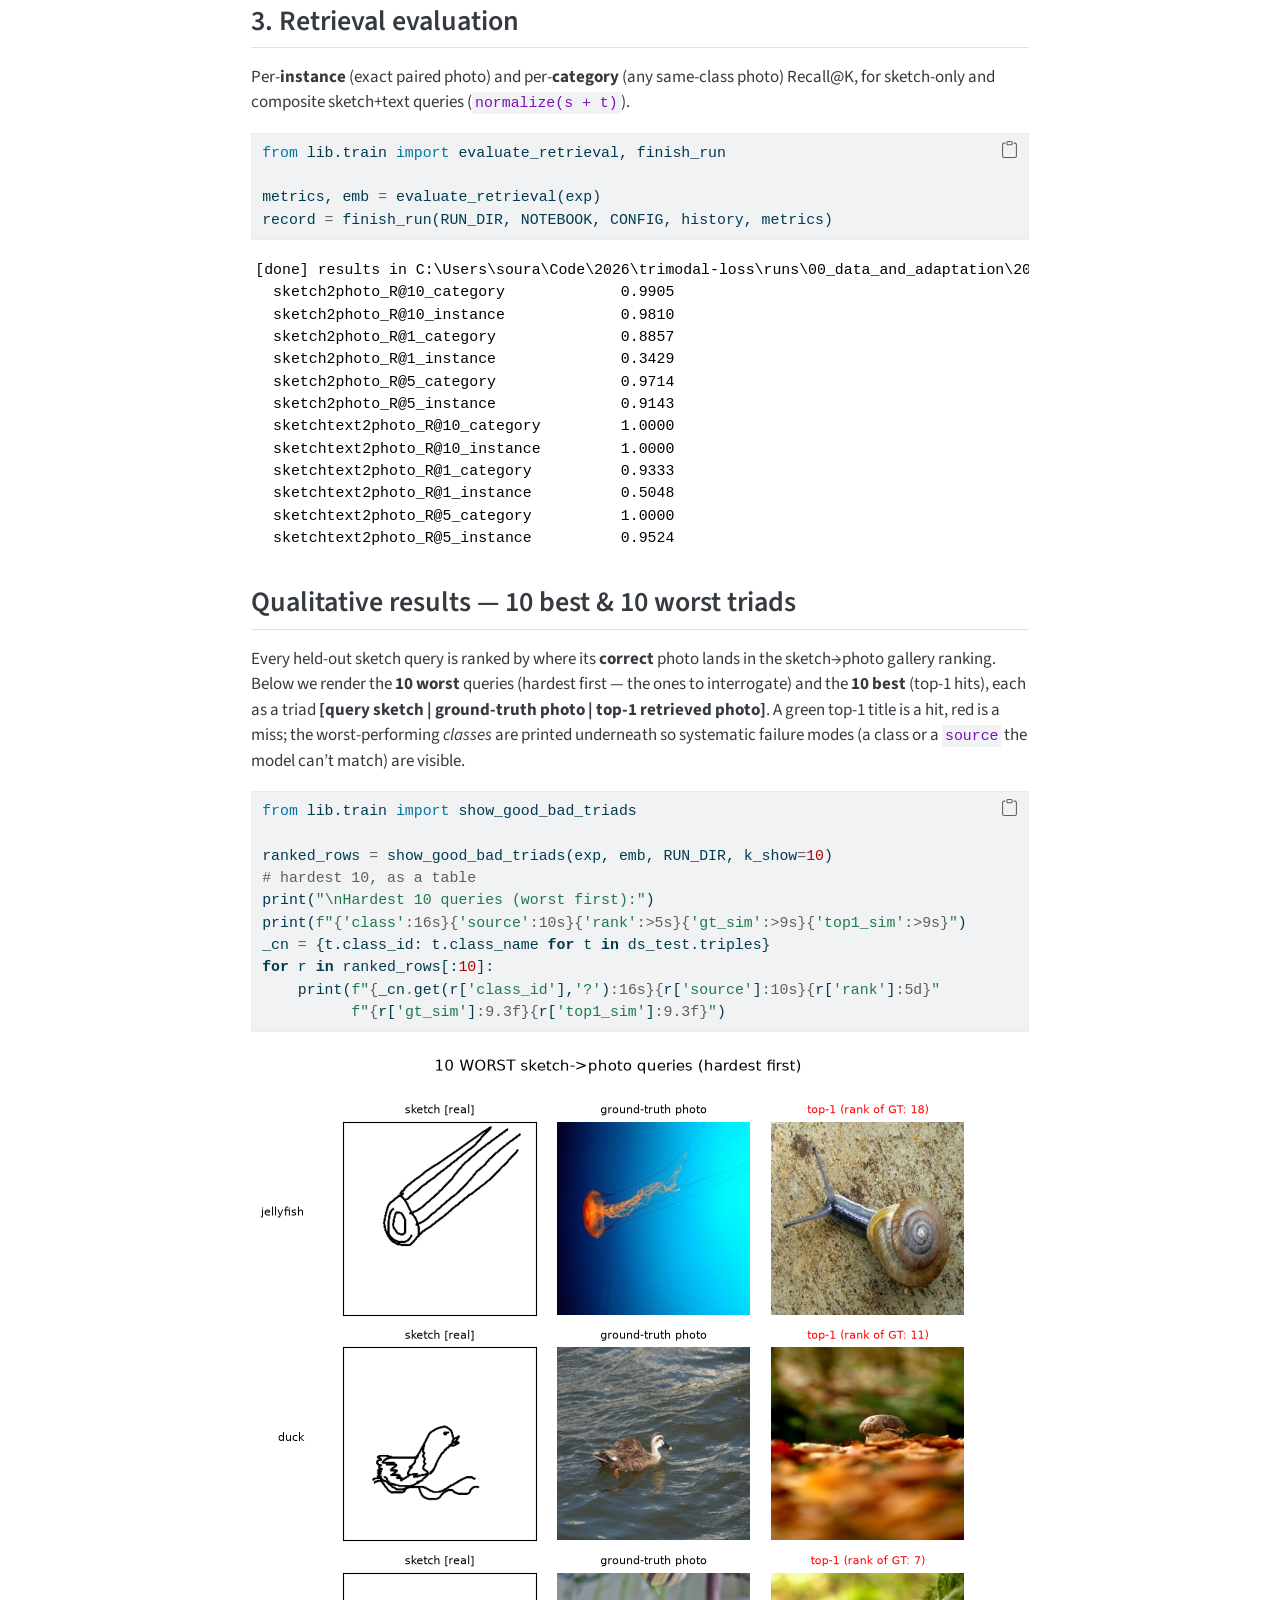
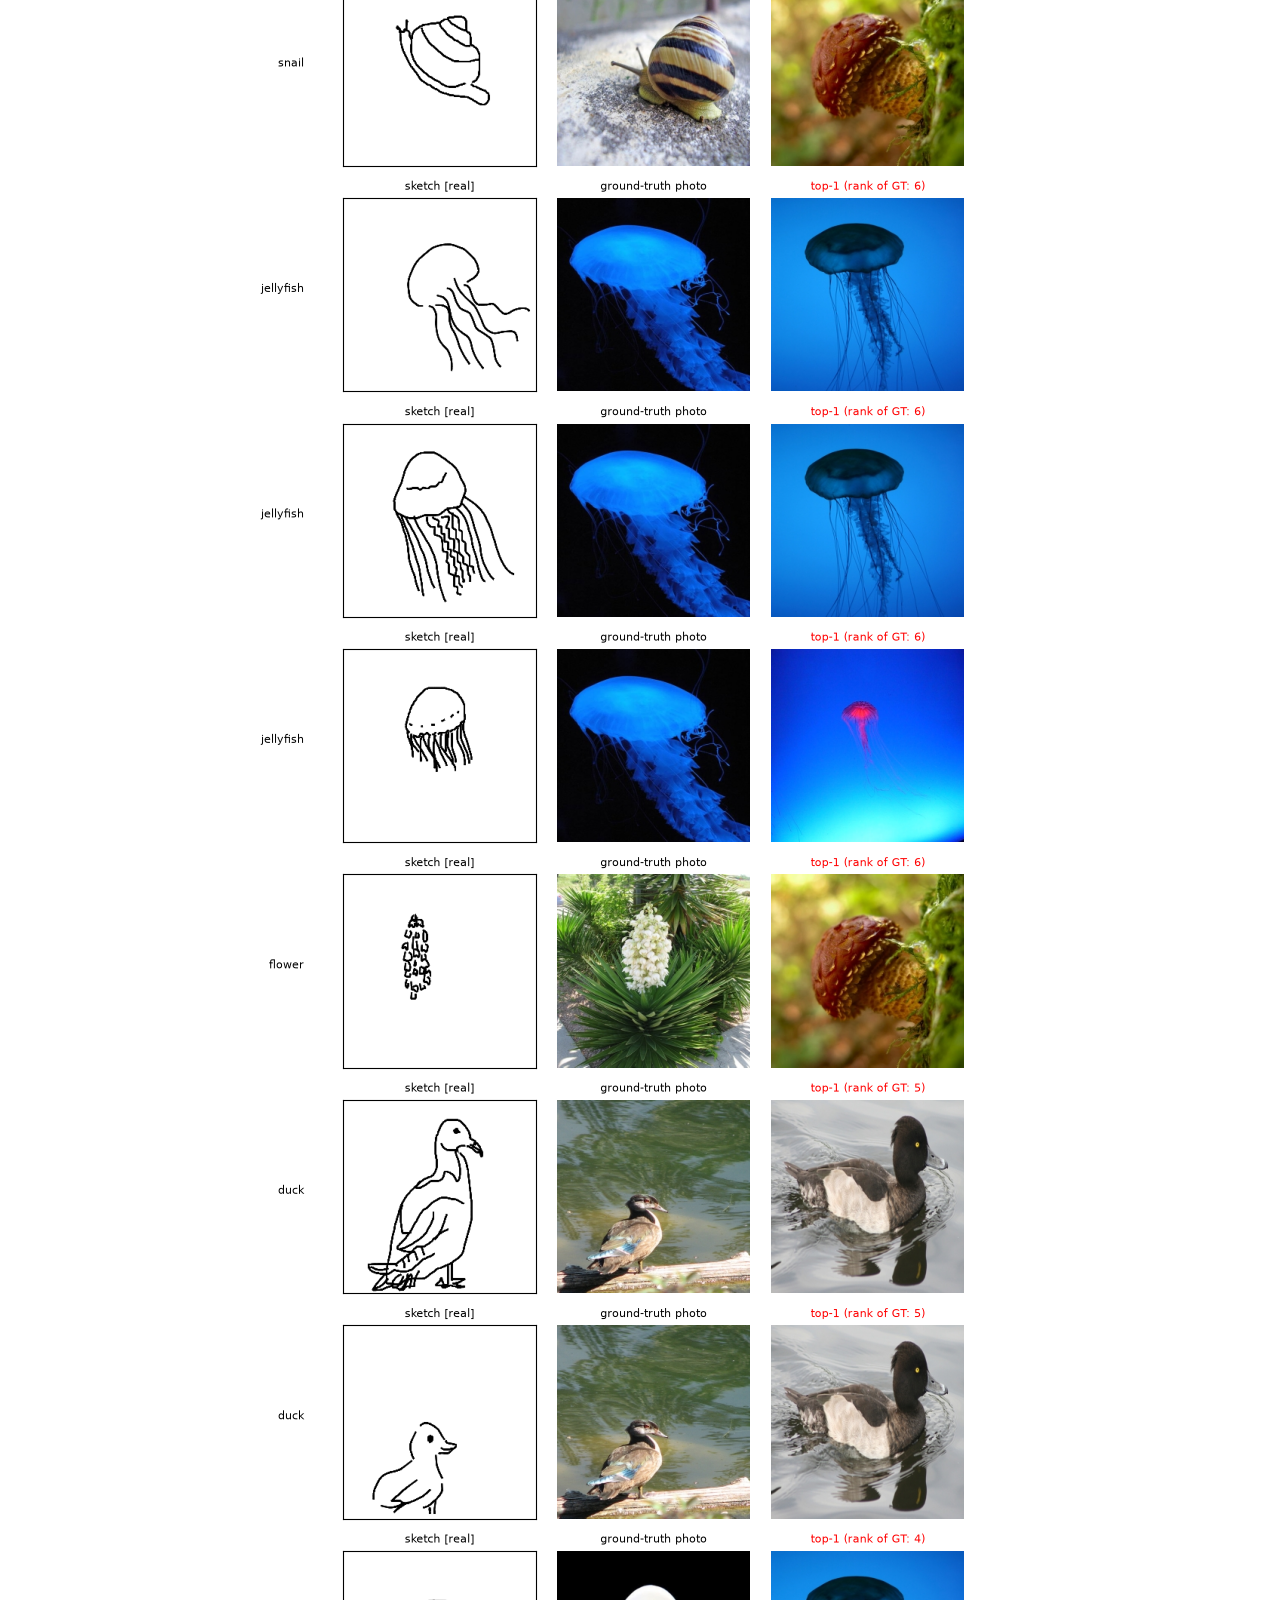
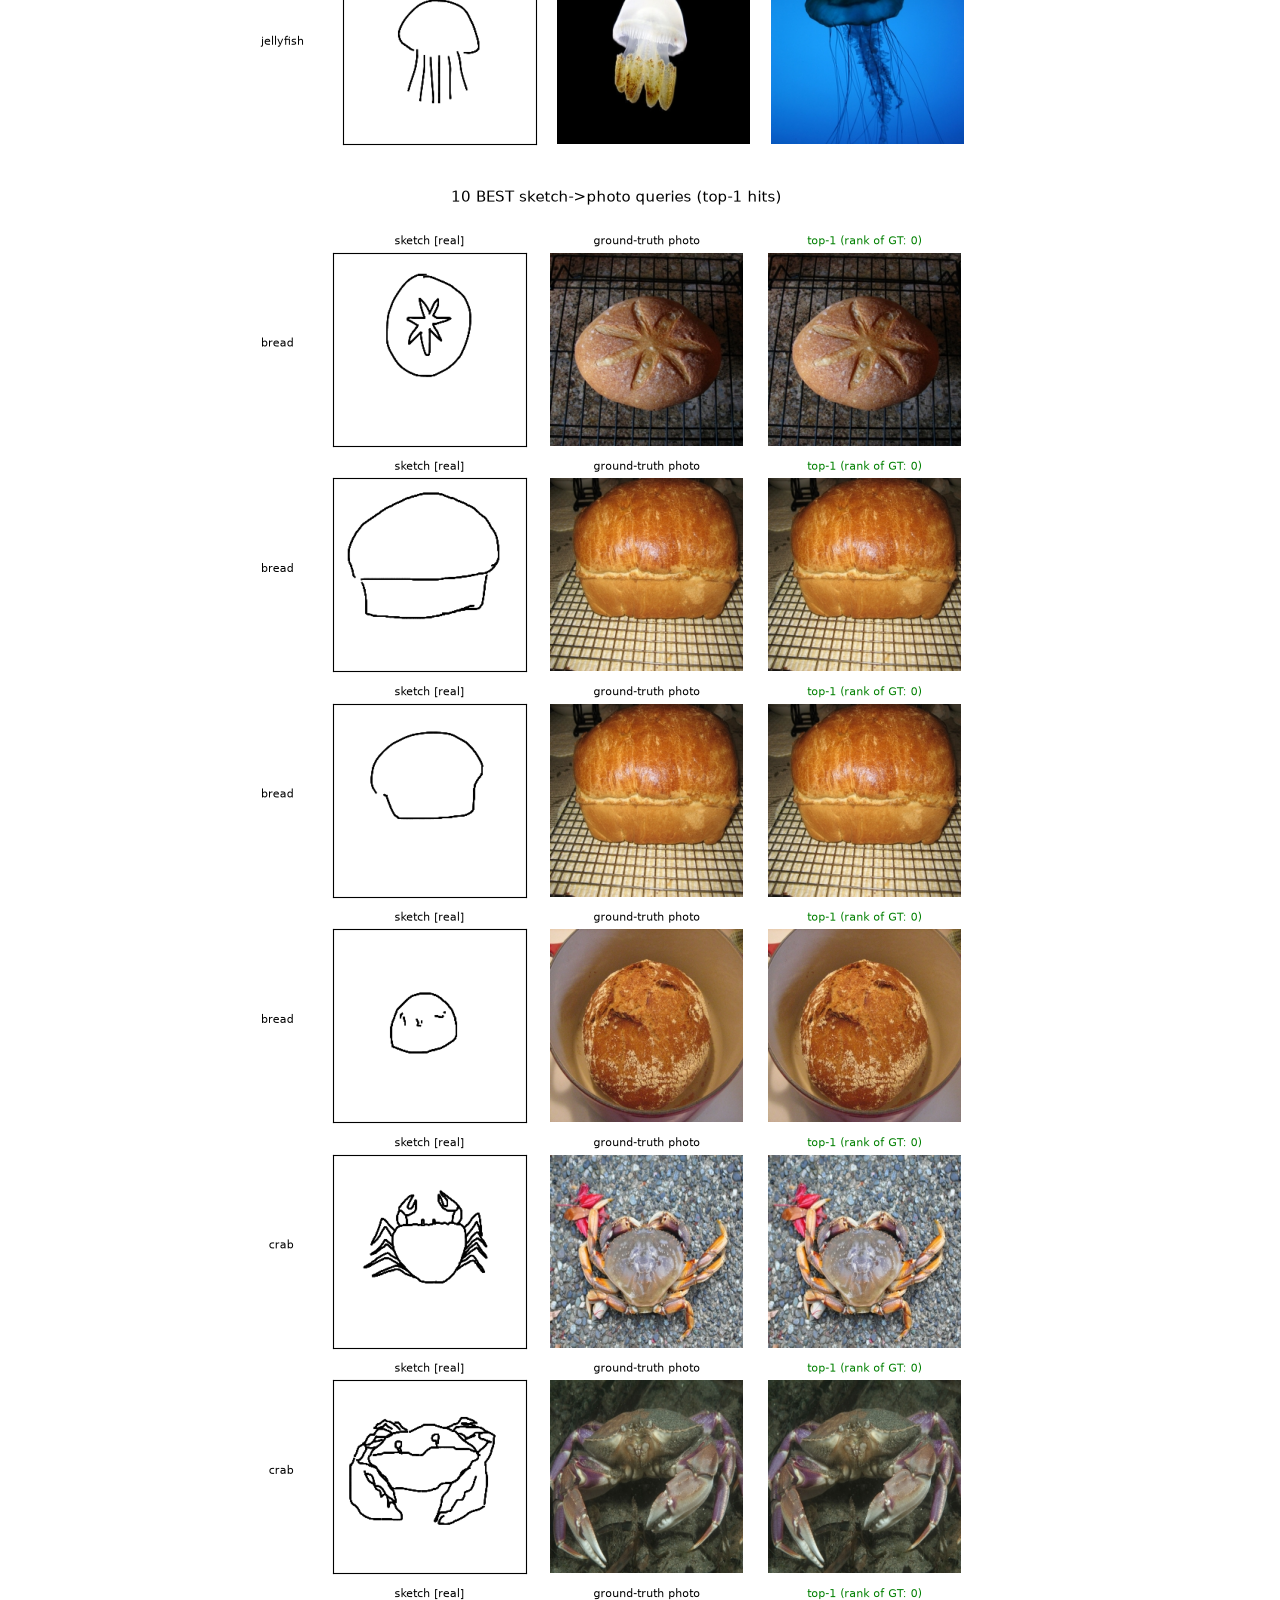
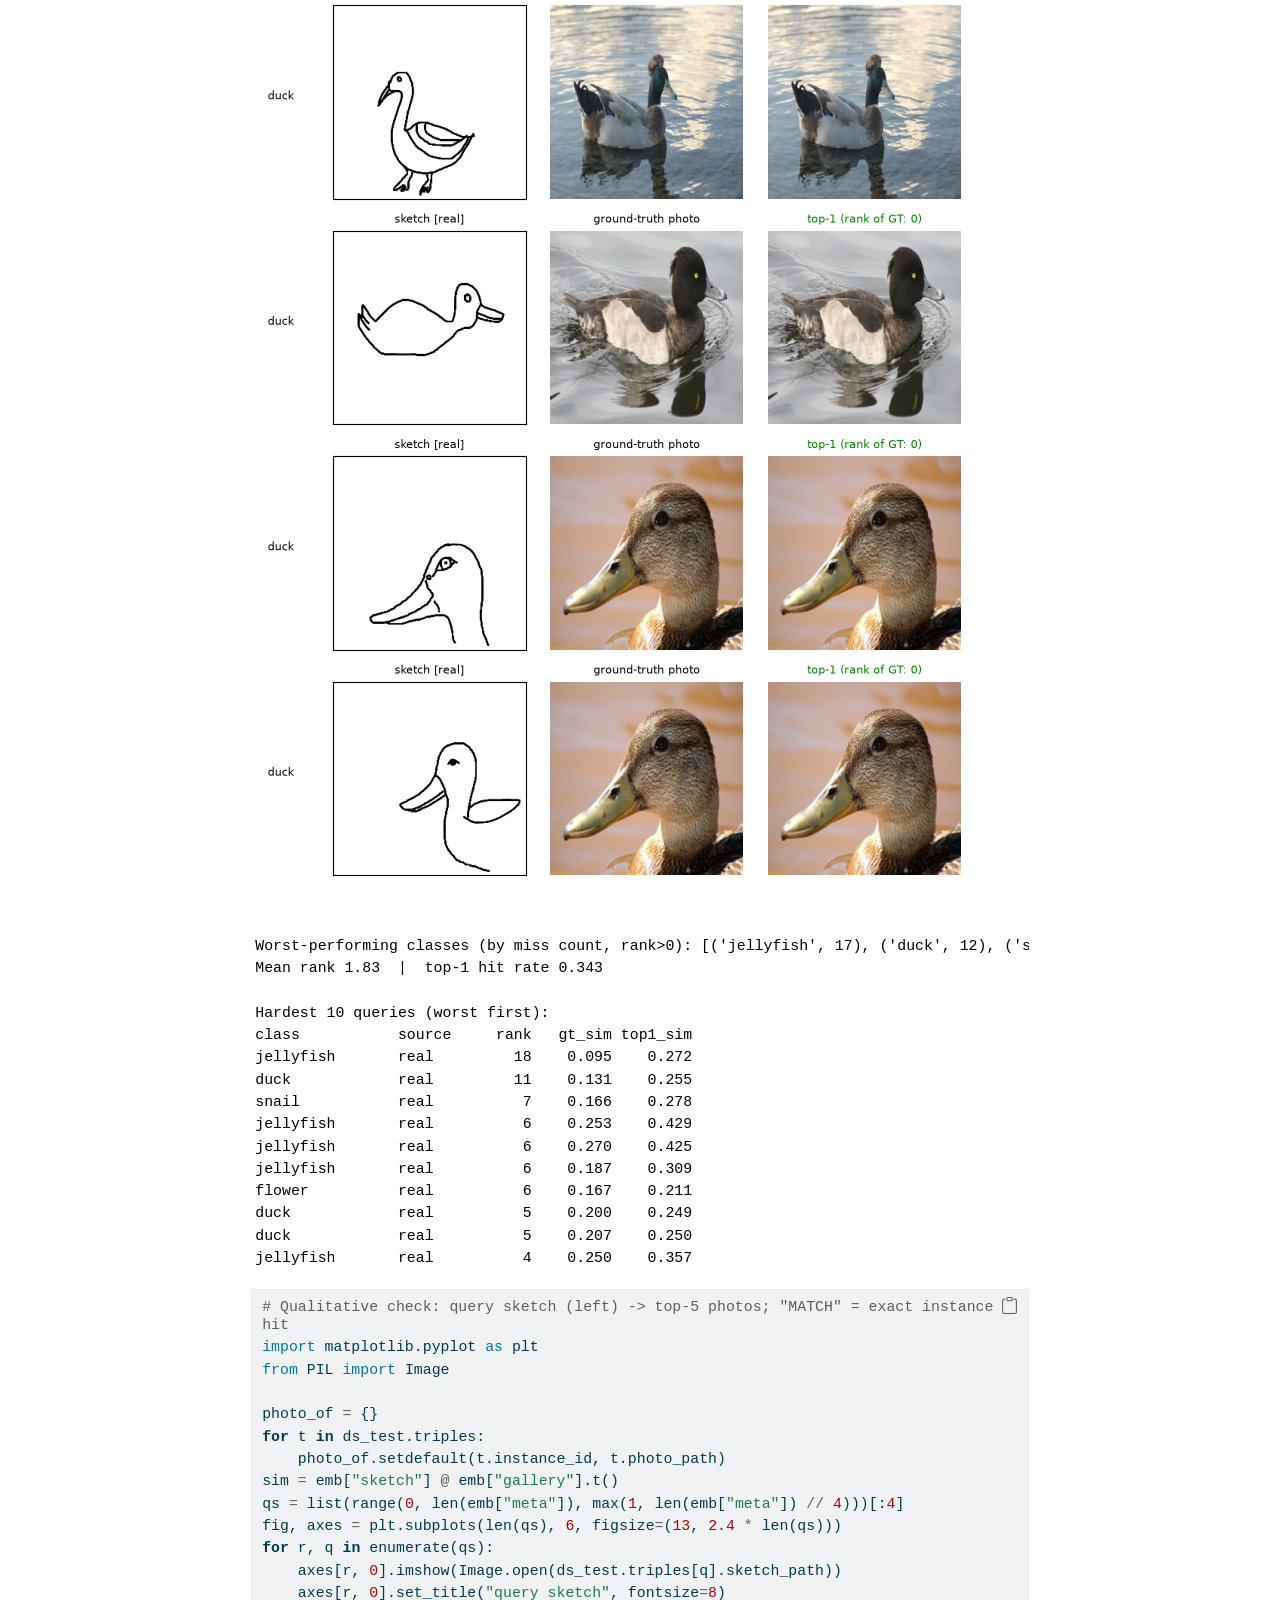
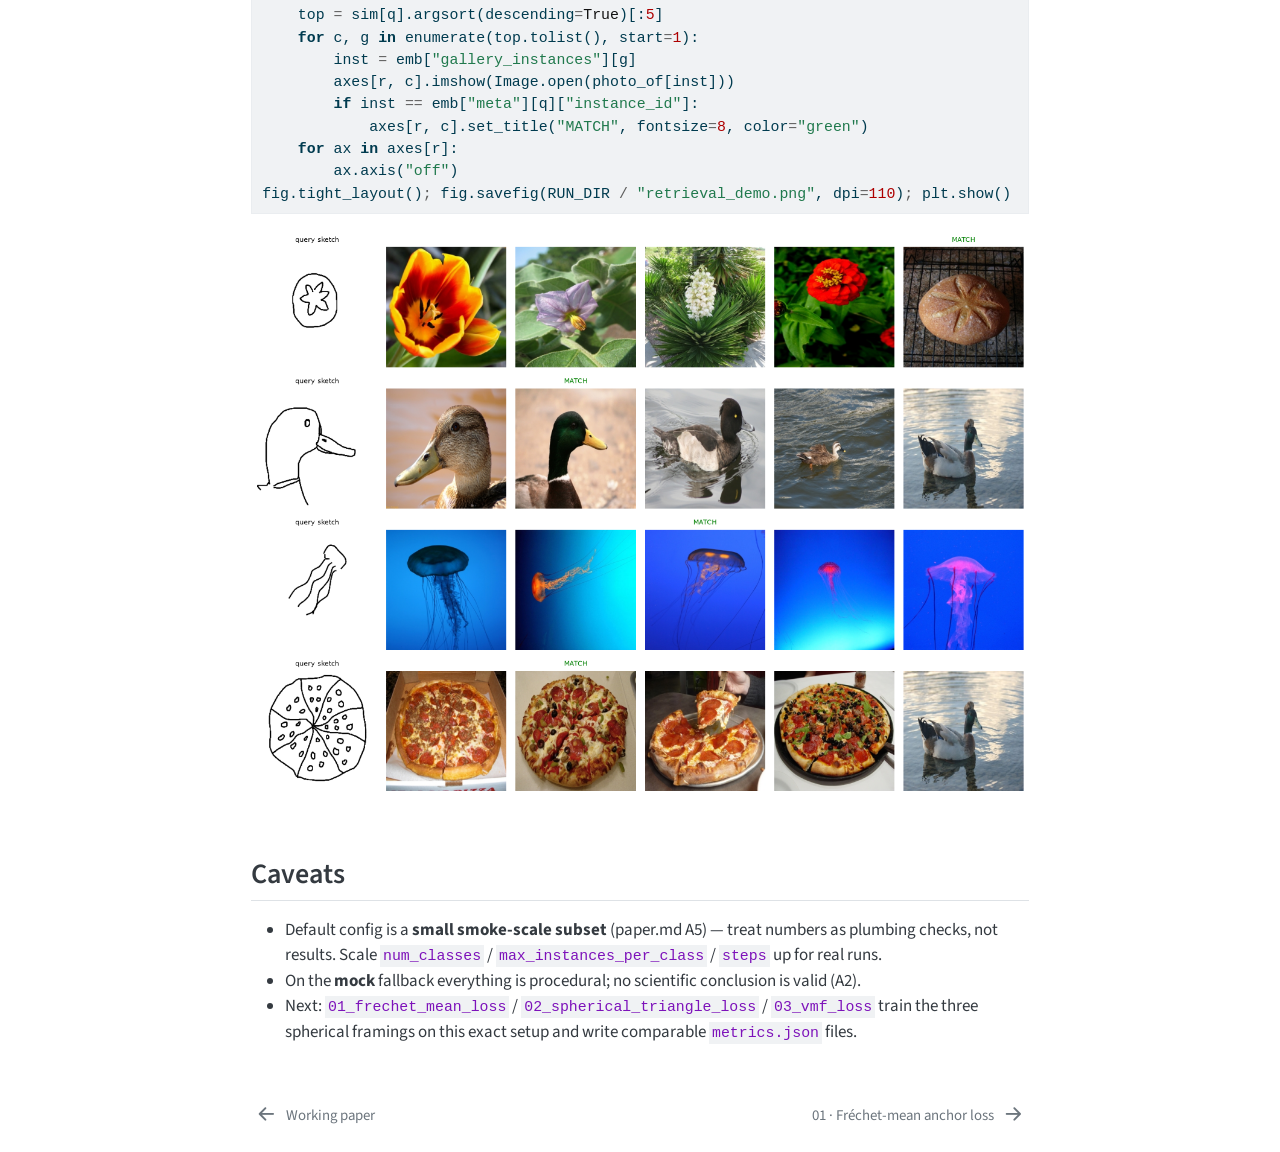
<file: 00_data_and_adaptation.html>
<!DOCTYPE html>
<html xmlns="http://www.w3.org/1999/xhtml" lang="en" xml:lang="en"><head>

<meta charset="utf-8">
<meta name="generator" content="quarto-1.9.38">

<meta name="viewport" content="width=device-width, initial-scale=1.0, user-scalable=yes">


<title>00 — Data &amp; Cross-Domain Adaptation (InfoNCE baseline) – Trimodal Spherical Loss</title>
<style>
/* Default styles provided by pandoc.
** See https://pandoc.org/MANUAL.html#variables-for-html for config info.
*/
code{white-space: pre-wrap;}
span.smallcaps{font-variant: small-caps;}
div.columns{display: flex; gap: min(4vw, 1.5em);}
div.column{flex: auto; overflow-x: auto;}
div.hanging-indent{margin-left: 1.5em; text-indent: -1.5em;}
ul.task-list{list-style: none;}
ul.task-list li input[type="checkbox"] {
  width: 0.8em;
  margin: 0 0.8em 0.2em -1em; /* quarto-specific, see https://github.com/quarto-dev/quarto-cli/issues/4556 */ 
  vertical-align: middle;
}
/* CSS for syntax highlighting */
html { -webkit-text-size-adjust: 100%; }
pre > code.sourceCode { white-space: pre; position: relative; }
pre > code.sourceCode > span { display: inline-block; line-height: 1.25; }
pre > code.sourceCode > span:empty { height: 1.2em; }
.sourceCode { overflow: visible; }
code.sourceCode > span { color: inherit; text-decoration: inherit; }
div.sourceCode { margin: 1em 0; }
pre.sourceCode { margin: 0; }
@media screen {
div.sourceCode { overflow: auto; }
}
@media print {
pre > code.sourceCode { white-space: pre-wrap; }
pre > code.sourceCode > span { text-indent: -5em; padding-left: 5em; }
}
pre.numberSource code
  { counter-reset: source-line 0; }
pre.numberSource code > span
  { position: relative; left: -4em; counter-increment: source-line; }
pre.numberSource code > span > a:first-child::before
  { content: counter(source-line);
    position: relative; left: -1em; text-align: right; vertical-align: baseline;
    border: none; display: inline-block;
    -webkit-touch-callout: none; -webkit-user-select: none;
    -khtml-user-select: none; -moz-user-select: none;
    -ms-user-select: none; user-select: none;
    padding: 0 4px; width: 4em;
  }
pre.numberSource { margin-left: 3em;  padding-left: 4px; }
div.sourceCode
  {   }
@media screen {
pre > code.sourceCode > span > a:first-child::before { text-decoration: underline; }
}
</style>


<script src="site_libs/quarto-nav/quarto-nav.js"></script>
<script src="site_libs/quarto-nav/headroom.min.js"></script>
<script src="site_libs/clipboard/clipboard.min.js"></script>
<script src="site_libs/quarto-search/autocomplete.umd.js"></script>
<script src="site_libs/quarto-search/fuse.min.js"></script>
<script src="site_libs/quarto-search/quarto-search.js"></script>
<meta name="quarto:offset" content="./">
<link href="./01_frechet_mean_loss.html" rel="next">
<link href="./paper.html" rel="prev">
<script src="site_libs/quarto-html/quarto.js" type="module"></script>
<script src="site_libs/quarto-html/tabsets/tabsets.js" type="module"></script>
<script src="site_libs/quarto-html/popper.min.js"></script>
<script src="site_libs/quarto-html/tippy.umd.min.js"></script>
<script src="site_libs/quarto-html/anchor.min.js"></script>
<link href="site_libs/quarto-html/tippy.css" rel="stylesheet">
<link href="site_libs/quarto-html/quarto-syntax-highlighting-15634bcf2e68342d4ad2dfa704d543f6.css" rel="stylesheet" id="quarto-text-highlighting-styles">
<script src="site_libs/bootstrap/bootstrap.min.js"></script>
<link href="site_libs/bootstrap/bootstrap-icons.css" rel="stylesheet">
<link href="site_libs/bootstrap/bootstrap-fd6c97ee6dae9fb3bde4de74a669a8cf.min.css" rel="stylesheet" append-hash="true" id="quarto-bootstrap" data-mode="light">
<script id="quarto-search-options" type="application/json">{
  "location": "navbar",
  "copy-button": false,
  "collapse-after": 3,
  "panel-placement": "end",
  "type": "overlay",
  "limit": 50,
  "keyboard-shortcut": [
    "f",
    "/",
    "s"
  ],
  "show-item-context": false,
  "language": {
    "search-no-results-text": "No results",
    "search-matching-documents-text": "matching documents",
    "search-copy-link-title": "Copy link to search",
    "search-hide-matches-text": "Hide additional matches",
    "search-more-match-text": "more match in this document",
    "search-more-matches-text": "more matches in this document",
    "search-clear-button-title": "Clear",
    "search-text-placeholder": "",
    "search-detached-cancel-button-title": "Cancel",
    "search-submit-button-title": "Submit",
    "search-label": "Search"
  }
}</script>


</head>

<body class="nav-sidebar docked nav-fixed quarto-light">

<div id="quarto-search-results"></div>
  <header id="quarto-header" class="headroom fixed-top">
    <nav class="navbar navbar-expand-lg " data-bs-theme="dark">
      <div class="navbar-container container-fluid">
      <div class="navbar-brand-container mx-auto">
    <a class="navbar-brand" href="./index.html">
    <span class="navbar-title">Trimodal Spherical Loss</span>
    </a>
  </div>
            <div id="quarto-search" class="" title="Search"></div>
          <button class="navbar-toggler" type="button" data-bs-toggle="collapse" data-bs-target="#navbarCollapse" aria-controls="navbarCollapse" role="menu" aria-expanded="false" aria-label="Toggle navigation" onclick="if (window.quartoToggleHeadroom) { window.quartoToggleHeadroom(); }">
  <span class="navbar-toggler-icon"></span>
</button>
          <div class="collapse navbar-collapse" id="navbarCollapse">
            <ul class="navbar-nav navbar-nav-scroll me-auto">
  <li class="nav-item">
    <a class="nav-link active" href="./index.html" aria-current="page"> 
<span class="menu-text">Home</span></a>
  </li>  
  <li class="nav-item">
    <a class="nav-link" href="./paper.html"> 
<span class="menu-text">Paper</span></a>
  </li>  
</ul>
          </div> <!-- /navcollapse -->
            <div class="quarto-navbar-tools">
  <a href="" class="quarto-reader-toggle quarto-navigation-tool px-1" onclick="window.quartoToggleReader(); return false;" title="Toggle reader mode">
  <div class="quarto-reader-toggle-btn">
  <i class="bi"></i>
  </div>
</a>
</div>
      </div> <!-- /container-fluid -->
    </nav>
  <nav class="quarto-secondary-nav">
    <div class="container-fluid d-flex">
      <button type="button" class="quarto-btn-toggle btn" data-bs-toggle="collapse" role="button" data-bs-target=".quarto-sidebar-collapse-item" aria-controls="quarto-sidebar" aria-expanded="false" aria-label="Toggle sidebar navigation" onclick="if (window.quartoToggleHeadroom) { window.quartoToggleHeadroom(); }">
        <i class="bi bi-layout-text-sidebar-reverse"></i>
      </button>
        <nav class="quarto-page-breadcrumbs" aria-label="breadcrumb"><ol class="breadcrumb"><li class="breadcrumb-item"><a href="./00_data_and_adaptation.html">Notebooks</a></li><li class="breadcrumb-item"><a href="./00_data_and_adaptation.html">00 · Data &amp; adaptation (baseline)</a></li></ol></nav>
        <a class="flex-grow-1" role="navigation" data-bs-toggle="collapse" data-bs-target=".quarto-sidebar-collapse-item" aria-controls="quarto-sidebar" aria-expanded="false" aria-label="Toggle sidebar navigation" onclick="if (window.quartoToggleHeadroom) { window.quartoToggleHeadroom(); }">      
        </a>
      <button type="button" class="btn quarto-search-button" aria-label="Search" onclick="window.quartoOpenSearch();">
        <i class="bi bi-search"></i>
      </button>
    </div>
  </nav>
</header>
<!-- content -->
<div id="quarto-content" class="quarto-container page-columns page-rows-contents page-layout-article page-navbar">
<!-- sidebar -->
  <nav id="quarto-sidebar" class="sidebar collapse collapse-horizontal quarto-sidebar-collapse-item sidebar-navigation docked overflow-auto">
        <div class="mt-2 flex-shrink-0 align-items-center">
        <div class="sidebar-search">
        <div id="quarto-search" class="" title="Search"></div>
        </div>
        </div>
    <div class="sidebar-menu-container"> 
    <ul class="list-unstyled mt-1">
        <li class="sidebar-item">
  <div class="sidebar-item-container"> 
  <a href="./index.html" class="sidebar-item-text sidebar-link">
 <span class="menu-text">Home</span></a>
  </div>
</li>
        <li class="sidebar-item">
  <div class="sidebar-item-container"> 
  <a href="./paper.html" class="sidebar-item-text sidebar-link">
 <span class="menu-text">Working paper</span></a>
  </div>
</li>
        <li class="sidebar-item sidebar-item-section">
      <div class="sidebar-item-container"> 
            <a class="sidebar-item-text sidebar-link text-start" data-bs-toggle="collapse" data-bs-target="#quarto-sidebar-section-1" role="navigation" aria-expanded="true">
 <span class="menu-text">Notebooks</span></a>
          <a class="sidebar-item-toggle text-start" data-bs-toggle="collapse" data-bs-target="#quarto-sidebar-section-1" role="navigation" aria-expanded="true" aria-label="Toggle section">
            <i class="bi bi-chevron-right ms-2"></i>
          </a> 
      </div>
      <ul id="quarto-sidebar-section-1" class="collapse list-unstyled sidebar-section depth1 show">  
          <li class="sidebar-item">
  <div class="sidebar-item-container"> 
  <a href="./00_data_and_adaptation.html" class="sidebar-item-text sidebar-link active">
 <span class="menu-text">00 · Data &amp; adaptation (baseline)</span></a>
  </div>
</li>
          <li class="sidebar-item">
  <div class="sidebar-item-container"> 
  <a href="./01_frechet_mean_loss.html" class="sidebar-item-text sidebar-link">
 <span class="menu-text">01 · Fréchet-mean anchor loss</span></a>
  </div>
</li>
          <li class="sidebar-item">
  <div class="sidebar-item-container"> 
  <a href="./02_spherical_triangle_loss.html" class="sidebar-item-text sidebar-link">
 <span class="menu-text">02 · Spherical-triangle regularizer</span></a>
  </div>
</li>
          <li class="sidebar-item">
  <div class="sidebar-item-container"> 
  <a href="./03_vmf_loss.html" class="sidebar-item-text sidebar-link">
 <span class="menu-text">03 · von Mises–Fisher loss (κ per modality)</span></a>
  </div>
</li>
      </ul>
  </li>
        <li class="sidebar-item sidebar-item-section">
      <div class="sidebar-item-container"> 
            <a class="sidebar-item-text sidebar-link text-start collapsed" data-bs-toggle="collapse" data-bs-target="#quarto-sidebar-section-2" role="navigation" aria-expanded="false">
 <span class="menu-text">Experiment campaign</span></a>
          <a class="sidebar-item-toggle text-start collapsed" data-bs-toggle="collapse" data-bs-target="#quarto-sidebar-section-2" role="navigation" aria-expanded="false" aria-label="Toggle section">
            <i class="bi bi-chevron-right ms-2"></i>
          </a> 
      </div>
      <ul id="quarto-sidebar-section-2" class="collapse list-unstyled sidebar-section depth1 ">  
          <li class="sidebar-item">
  <div class="sidebar-item-container"> 
  <a href="./docs/exp1_SCALE_plan_and_observation.html" class="sidebar-item-text sidebar-link">
 <span class="menu-text">EXP1 · SCALE</span></a>
  </div>
</li>
          <li class="sidebar-item">
  <div class="sidebar-item-container"> 
  <a href="./docs/exp2_WEIGH_plan_and_observation.html" class="sidebar-item-text sidebar-link">
 <span class="menu-text">EXP2 · WEIGH</span></a>
  </div>
</li>
          <li class="sidebar-item">
  <div class="sidebar-item-container"> 
  <a href="./docs/exp3_KAPPA_plan_and_observation.html" class="sidebar-item-text sidebar-link">
 <span class="menu-text">EXP3 · KAPPA</span></a>
  </div>
</li>
          <li class="sidebar-item">
  <div class="sidebar-item-container"> 
  <a href="./docs/exp4_SHAPE_plan_and_observation.html" class="sidebar-item-text sidebar-link">
 <span class="menu-text">EXP4 · SHAPE</span></a>
  </div>
</li>
          <li class="sidebar-item">
  <div class="sidebar-item-container"> 
  <a href="./docs/exp5_SCENE_plan_and_observation.html" class="sidebar-item-text sidebar-link">
 <span class="menu-text">EXP5 · SCENE</span></a>
  </div>
</li>
      </ul>
  </li>
    </ul>
    </div>
</nav>
<div id="quarto-sidebar-glass" class="quarto-sidebar-collapse-item" data-bs-toggle="collapse" data-bs-target=".quarto-sidebar-collapse-item"></div>
<!-- margin-sidebar -->
    <div id="quarto-margin-sidebar" class="sidebar margin-sidebar">
        <nav id="TOC" role="doc-toc" class="toc-active">
    <h2 id="toc-title">On this page</h2>
   
  <ul class="collapse">
  <li><a href="#dataset" id="toc-dataset" class="nav-link active" data-scroll-target="#dataset">1. Dataset</a></li>
  <li><a href="#cross-domain-adaptation-with-the-baseline-loss" id="toc-cross-domain-adaptation-with-the-baseline-loss" class="nav-link" data-scroll-target="#cross-domain-adaptation-with-the-baseline-loss">2. Cross-domain adaptation with the baseline loss</a></li>
  <li><a href="#retrieval-evaluation" id="toc-retrieval-evaluation" class="nav-link" data-scroll-target="#retrieval-evaluation">3. Retrieval evaluation</a></li>
  <li><a href="#qualitative-results-10-best-10-worst-triads" id="toc-qualitative-results-10-best-10-worst-triads" class="nav-link" data-scroll-target="#qualitative-results-10-best-10-worst-triads">Qualitative results — 10 best &amp; 10 worst triads</a></li>
  <li><a href="#caveats" id="toc-caveats" class="nav-link" data-scroll-target="#caveats">Caveats</a></li>
  </ul>
</nav>
    </div>
<!-- main -->
<main class="content" id="quarto-document-content">

<header id="title-block-header" class="quarto-title-block default"><nav class="quarto-page-breadcrumbs quarto-title-breadcrumbs d-none d-lg-block" aria-label="breadcrumb"><ol class="breadcrumb"><li class="breadcrumb-item"><a href="./00_data_and_adaptation.html">Notebooks</a></li><li class="breadcrumb-item"><a href="./00_data_and_adaptation.html">00 · Data &amp; adaptation (baseline)</a></li></ol></nav>
<div class="quarto-title">
<h1 class="title">00 — Data &amp; Cross-Domain Adaptation (InfoNCE baseline)</h1>
</div>



<div class="quarto-title-meta">

    
  
    
  </div>
  


</header>


<p>Starter notebook for the trimodal spherical-loss investigation (see <code>paper.md</code>):</p>
<ol type="1">
<li><strong>Data</strong> — downloads <strong>Sketchy</strong> into <code>data/</code> if possible (skips if cached). Sketchy’s official archive lives on Google Drive and often blocks programmatic download; in that case clear manual instructions are printed and we fall back to a clearly-labeled <strong>procedural mock dataset</strong> so the pipeline stays runnable end-to-end. Every sample carries a <strong><code>source</code> flag</strong> (<code>real</code>/<code>synthetic</code>) for later per-source κ estimation.</li>
<li><strong>Model</strong> — frozen CLIP (open_clip), <strong>LoRA adapters on the sketch path only</strong> (toggled off for photo forwards, so photo/text embeddings stay exactly CLIP’s and text remains the zero-shot semantic bridge).</li>
<li><strong>Adaptation</strong> — minimal sketch→photo training loop with the <strong>baseline loss</strong> (weighted pairwise InfoNCE sum + adaptive-margin sketch–photo triplet).</li>
<li><strong>Retrieval</strong> — sketch→photo and (sketch+text)→photo top-K retrieval with per-instance and per-category Recall@K on a held-out instance-level split.</li>
</ol>
<p><strong>CLI:</strong> <code>python run.py 00</code> (add <code>--smoke</code> for a seconds-long toy run). Each run writes <code>config.json</code>, <code>metrics.json</code>, <code>history.json</code> and figures into <code>runs/00_data_and_adaptation/&lt;timestamp&gt;/</code>.</p>
<div id="ff51a5a3" class="cell" data-quarto-private-1="{&quot;key&quot;:&quot;execution&quot;,&quot;value&quot;:{&quot;iopub.execute_input&quot;:&quot;2026-07-09T18:15:00.397274Z&quot;,&quot;iopub.status.busy&quot;:&quot;2026-07-09T18:15:00.397154Z&quot;,&quot;iopub.status.idle&quot;:&quot;2026-07-09T18:15:02.085812Z&quot;,&quot;shell.execute_reply&quot;:&quot;2026-07-09T18:15:02.085067Z&quot;}}" data-execution_count="1">
<div class="code-copy-outer-scaffold"><div class="sourceCode cell-code" id="cb1"><pre class="sourceCode python code-with-copy"><code class="sourceCode python"><span id="cb1-1"><a href="#cb1-1" aria-hidden="true" tabindex="-1"></a><span class="op">%</span>matplotlib inline</span>
<span id="cb1-2"><a href="#cb1-2" aria-hidden="true" tabindex="-1"></a><span class="co"># ============================ CONFIG ============================</span></span>
<span id="cb1-3"><a href="#cb1-3" aria-hidden="true" tabindex="-1"></a><span class="co"># Edit here, or override headlessly:   python run.py 00 --set steps=200 dataset=mock</span></span>
<span id="cb1-4"><a href="#cb1-4" aria-hidden="true" tabindex="-1"></a><span class="co"># All keys + defaults live in lib/config.py; TRIMODAL_* env vars override them.</span></span>
<span id="cb1-5"><a href="#cb1-5" aria-hidden="true" tabindex="-1"></a><span class="im">import</span> sys, pathlib</span>
<span id="cb1-6"><a href="#cb1-6" aria-hidden="true" tabindex="-1"></a>_p <span class="op">=</span> pathlib.Path.cwd()</span>
<span id="cb1-7"><a href="#cb1-7" aria-hidden="true" tabindex="-1"></a><span class="cf">if</span> <span class="kw">not</span> (_p <span class="op">/</span> <span class="st">"lib"</span>).exists() <span class="kw">and</span> (_p <span class="op">/</span> <span class="st">"trimodal-loss"</span> <span class="op">/</span> <span class="st">"lib"</span>).exists():</span>
<span id="cb1-8"><a href="#cb1-8" aria-hidden="true" tabindex="-1"></a>    _p <span class="op">=</span> _p <span class="op">/</span> <span class="st">"trimodal-loss"</span>          <span class="co"># allow launching jupyter from the repo root</span></span>
<span id="cb1-9"><a href="#cb1-9" aria-hidden="true" tabindex="-1"></a>sys.path.insert(<span class="dv">0</span>, <span class="bu">str</span>(_p))</span>
<span id="cb1-10"><a href="#cb1-10" aria-hidden="true" tabindex="-1"></a></span>
<span id="cb1-11"><a href="#cb1-11" aria-hidden="true" tabindex="-1"></a><span class="im">from</span> lib.config <span class="im">import</span> get_config</span>
<span id="cb1-12"><a href="#cb1-12" aria-hidden="true" tabindex="-1"></a><span class="im">from</span> lib.run_utils <span class="im">import</span> new_run_dir</span>
<span id="cb1-13"><a href="#cb1-13" aria-hidden="true" tabindex="-1"></a></span>
<span id="cb1-14"><a href="#cb1-14" aria-hidden="true" tabindex="-1"></a>NOTEBOOK <span class="op">=</span> <span class="st">"00_data_and_adaptation"</span></span>
<span id="cb1-15"><a href="#cb1-15" aria-hidden="true" tabindex="-1"></a>CONFIG <span class="op">=</span> get_config()                  <span class="co"># e.g. get_config(dataset="mock", backbone="toy")</span></span>
<span id="cb1-16"><a href="#cb1-16" aria-hidden="true" tabindex="-1"></a>RUN_DIR <span class="op">=</span> new_run_dir(NOTEBOOK)        <span class="co"># every run gets its own results folder</span></span>
<span id="cb1-17"><a href="#cb1-17" aria-hidden="true" tabindex="-1"></a><span class="bu">print</span>(<span class="st">"run dir:"</span>, RUN_DIR)</span>
<span id="cb1-18"><a href="#cb1-18" aria-hidden="true" tabindex="-1"></a><span class="cf">for</span> k, v <span class="kw">in</span> <span class="bu">sorted</span>(CONFIG.items()):</span>
<span id="cb1-19"><a href="#cb1-19" aria-hidden="true" tabindex="-1"></a>    <span class="bu">print</span>(<span class="ss">f"  </span><span class="sc">{</span>k<span class="sc">:26s}</span><span class="ss"> </span><span class="sc">{</span>v<span class="sc">}</span><span class="ss">"</span>)</span></code></pre></div><button title="Copy to Clipboard" class="code-copy-button"><i class="bi"></i></button></div>
<div class="cell-output cell-output-stdout">
<pre><code>run dir: C:\Users\soura\Code\2026\trimodal-loss\runs\00_data_and_adaptation\20260709-191459
  backbone                   clip
  batch_size                 24
  clip_model                 ViT-B-32
  clip_pretrained            openai
  data_root                  C:\Users\soura\Code\2026\trimodal-loss\data
  dataset                    sketchy
  device                     auto
  eval_max_queries           400
  image_size                 224
  kappa_init                 100.0
  kappa_lr                   1.0
  karcher_exact              True
  karcher_iters              8
  lambda_frechet             1.0
  lambda_triangle            1.0
  lambda_vmf                 0.05
  lora_alpha                 16.0
  lora_rank                  8
  lr                         0.001
  max_instances_per_class    12
  num_classes                8
  recall_ks                  (1, 5, 10)
  seed                       42
  sketches_per_photo         3
  steps                      60
  temperature                0.07
  triplet_margin0            0.2
  vmf_instances_per_batch    8
  vmf_triples_per_instance   3
  w_st                       0.5
  w_sv                       1.0
  w_triplet                  0.5
  w_vt                       0.25</code></pre>
</div>
</div>
<section id="dataset" class="level2">
<h2 class="anchored" data-anchor-id="dataset">1. Dataset</h2>
<p>Sketchy: ~12,500 photos / 125 classes / ≥5 human sketches per photo — the best fit for per-instance κ estimation, but it has <strong>no native captions</strong>, so text is a weak class prompt (<code>"a photo of a {class}"</code>), flagged as pseudo-text (paper.md A1). The split is at <strong>instance level</strong> — a photo and all its sketches land on the same side (no leakage).</p>
<div id="b3183f44" class="cell" data-quarto-private-1="{&quot;key&quot;:&quot;execution&quot;,&quot;value&quot;:{&quot;iopub.execute_input&quot;:&quot;2026-07-09T18:15:02.087452Z&quot;,&quot;iopub.status.busy&quot;:&quot;2026-07-09T18:15:02.087206Z&quot;,&quot;iopub.status.idle&quot;:&quot;2026-07-09T18:15:08.159440Z&quot;,&quot;shell.execute_reply&quot;:&quot;2026-07-09T18:15:08.158660Z&quot;}}" data-execution_count="2">
<div class="code-copy-outer-scaffold"><div class="sourceCode cell-code" id="cb3"><pre class="sourceCode python code-with-copy"><code class="sourceCode python"><span id="cb3-1"><a href="#cb3-1" aria-hidden="true" tabindex="-1"></a><span class="co"># Data (download-or-mock) + frozen backbone + LoRA sketch path — shared by all notebooks</span></span>
<span id="cb3-2"><a href="#cb3-2" aria-hidden="true" tabindex="-1"></a><span class="im">from</span> lib.train <span class="im">import</span> setup_experiment</span>
<span id="cb3-3"><a href="#cb3-3" aria-hidden="true" tabindex="-1"></a></span>
<span id="cb3-4"><a href="#cb3-4" aria-hidden="true" tabindex="-1"></a>exp <span class="op">=</span> setup_experiment(CONFIG)</span>
<span id="cb3-5"><a href="#cb3-5" aria-hidden="true" tabindex="-1"></a>model, ds_train, ds_test <span class="op">=</span> exp[<span class="st">"model"</span>], exp[<span class="st">"ds_train"</span>], exp[<span class="st">"ds_test"</span>]</span>
<span id="cb3-6"><a href="#cb3-6" aria-hidden="true" tabindex="-1"></a><span class="bu">print</span>(<span class="st">"embed dim:"</span>, model.embed_dim,</span>
<span id="cb3-7"><a href="#cb3-7" aria-hidden="true" tabindex="-1"></a>      <span class="st">"| trainable params:"</span>, <span class="ss">f"</span><span class="sc">{</span><span class="bu">sum</span>(p.numel() <span class="cf">for</span> p <span class="kw">in</span> model.trainable_parameters())<span class="sc">:,}</span><span class="ss">"</span>)</span></code></pre></div><button title="Copy to Clipboard" class="code-copy-button"><i class="bi"></i></button></div>
<div class="cell-output cell-output-stdout">
<pre><code>[setup] device=cuda
[data] using Sketchy HF mirror (justpers/sketchy) at C:\Users\soura\Code\2026\trimodal-loss\data\sketchy_hf — real human sketches, GENERATED captions (pseudo-text)</code></pre>
</div>
<div class="cell-output cell-output-stderr">
<pre><code>C:\ProgramData\miniconda3\Lib\site-packages\tqdm\auto.py:21: TqdmWarning: IProgress not found. Please update jupyter and ipywidgets. See https://ipywidgets.readthedocs.io/en/stable/user_install.html
  from .autonotebook import tqdm as notebook_tqdm
C:\Users\soura\AppData\Roaming\Python\Python313\site-packages\open_clip\factory.py:450: UserWarning: QuickGELU mismatch between final model config (quick_gelu=False) and pretrained tag 'openai' (quick_gelu=True).
  warnings.warn(</code></pre>
</div>
<div class="cell-output cell-output-stdout">
<pre><code>[model] CLIP ViT-B-32 frozen; LoRA r=8 injected into 24 MLP linears
[setup] dataset=sketchy-hf  triples=288 (real=288, synthetic=0)  train=183 test=105
embed dim: 512 | trainable params: 737,280</code></pre>
</div>
</div>
<div id="311b699a" class="cell" data-quarto-private-1="{&quot;key&quot;:&quot;execution&quot;,&quot;value&quot;:{&quot;iopub.execute_input&quot;:&quot;2026-07-09T18:15:08.161025Z&quot;,&quot;iopub.status.busy&quot;:&quot;2026-07-09T18:15:08.160667Z&quot;,&quot;iopub.status.idle&quot;:&quot;2026-07-09T18:15:08.900947Z&quot;,&quot;shell.execute_reply&quot;:&quot;2026-07-09T18:15:08.900145Z&quot;}}" data-execution_count="3">
<div class="code-copy-outer-scaffold"><div class="sourceCode cell-code" id="cb7"><pre class="sourceCode python code-with-copy"><code class="sourceCode python"><span id="cb7-1"><a href="#cb7-1" aria-hidden="true" tabindex="-1"></a><span class="co"># A few (sketch, photo, caption) samples with their source flags — sanity-check the data</span></span>
<span id="cb7-2"><a href="#cb7-2" aria-hidden="true" tabindex="-1"></a><span class="im">import</span> matplotlib.pyplot <span class="im">as</span> plt</span>
<span id="cb7-3"><a href="#cb7-3" aria-hidden="true" tabindex="-1"></a><span class="im">from</span> PIL <span class="im">import</span> Image</span>
<span id="cb7-4"><a href="#cb7-4" aria-hidden="true" tabindex="-1"></a></span>
<span id="cb7-5"><a href="#cb7-5" aria-hidden="true" tabindex="-1"></a>rows <span class="op">=</span> <span class="dv">4</span></span>
<span id="cb7-6"><a href="#cb7-6" aria-hidden="true" tabindex="-1"></a>fig, axes <span class="op">=</span> plt.subplots(rows, <span class="dv">2</span>, figsize<span class="op">=</span>(<span class="dv">6</span>, <span class="dv">3</span> <span class="op">*</span> rows))</span>
<span id="cb7-7"><a href="#cb7-7" aria-hidden="true" tabindex="-1"></a>step <span class="op">=</span> <span class="bu">max</span>(<span class="dv">1</span>, <span class="bu">len</span>(ds_train.triples) <span class="op">//</span> rows)</span>
<span id="cb7-8"><a href="#cb7-8" aria-hidden="true" tabindex="-1"></a><span class="cf">for</span> r <span class="kw">in</span> <span class="bu">range</span>(rows):</span>
<span id="cb7-9"><a href="#cb7-9" aria-hidden="true" tabindex="-1"></a>    t <span class="op">=</span> ds_train.triples[r <span class="op">*</span> step]</span>
<span id="cb7-10"><a href="#cb7-10" aria-hidden="true" tabindex="-1"></a>    axes[r, <span class="dv">0</span>].imshow(Image.<span class="bu">open</span>(t.sketch_path))<span class="op">;</span> axes[r, <span class="dv">0</span>].set_title(<span class="ss">f"sketch  [source=</span><span class="sc">{</span>t<span class="sc">.</span>source<span class="sc">}</span><span class="ss">]"</span>, fontsize<span class="op">=</span><span class="dv">9</span>)</span>
<span id="cb7-11"><a href="#cb7-11" aria-hidden="true" tabindex="-1"></a>    axes[r, <span class="dv">1</span>].imshow(Image.<span class="bu">open</span>(t.photo_path))<span class="op">;</span> axes[r, <span class="dv">1</span>].set_title(t.caption, fontsize<span class="op">=</span><span class="dv">9</span>)</span>
<span id="cb7-12"><a href="#cb7-12" aria-hidden="true" tabindex="-1"></a>    <span class="cf">for</span> ax <span class="kw">in</span> axes[r]:</span>
<span id="cb7-13"><a href="#cb7-13" aria-hidden="true" tabindex="-1"></a>        ax.axis(<span class="st">"off"</span>)</span>
<span id="cb7-14"><a href="#cb7-14" aria-hidden="true" tabindex="-1"></a>fig.tight_layout()<span class="op">;</span> fig.savefig(RUN_DIR <span class="op">/</span> <span class="st">"sample_triples.png"</span>, dpi<span class="op">=</span><span class="dv">110</span>)<span class="op">;</span> plt.show()</span></code></pre></div><button title="Copy to Clipboard" class="code-copy-button"><i class="bi"></i></button></div>
<div class="cell-output cell-output-display">
<div>
<figure class="figure">
<p><img src="00_data_and_adaptation_files/figure-html/cell-4-output-1.png" class="img-fluid figure-img"></p>
</figure>
</div>
</div>
</div>
</section>
<section id="cross-domain-adaptation-with-the-baseline-loss" class="level2">
<h2 class="anchored" data-anchor-id="cross-domain-adaptation-with-the-baseline-loss">2. Cross-domain adaptation with the baseline loss</h2>
<p>Only the LoRA parameters train; photo &amp; text encoders are frozen CLIP. The baseline is a weighted sum of three symmetric InfoNCE terms (s↔︎v, s↔︎t, v↔︎t) plus an adaptive-margin sketch–photo triplet where the margin shrinks for semantically close concepts (<code>margin_ij = m0·(1 − cos(t_i, t_j))</code> — one simple instantiation, paper.md A6).</p>
<div id="daa99d01" class="cell" data-quarto-private-1="{&quot;key&quot;:&quot;execution&quot;,&quot;value&quot;:{&quot;iopub.execute_input&quot;:&quot;2026-07-09T18:15:08.905293Z&quot;,&quot;iopub.status.busy&quot;:&quot;2026-07-09T18:15:08.905152Z&quot;,&quot;iopub.status.idle&quot;:&quot;2026-07-09T18:15:14.038973Z&quot;,&quot;shell.execute_reply&quot;:&quot;2026-07-09T18:15:14.038096Z&quot;}}" data-execution_count="4">
<div class="code-copy-outer-scaffold"><div class="sourceCode cell-code" id="cb8"><pre class="sourceCode python code-with-copy"><code class="sourceCode python"><span id="cb8-1"><a href="#cb8-1" aria-hidden="true" tabindex="-1"></a><span class="im">from</span> lib.losses <span class="im">import</span> build_loss</span>
<span id="cb8-2"><a href="#cb8-2" aria-hidden="true" tabindex="-1"></a><span class="im">from</span> lib.train <span class="im">import</span> train</span>
<span id="cb8-3"><a href="#cb8-3" aria-hidden="true" tabindex="-1"></a></span>
<span id="cb8-4"><a href="#cb8-4" aria-hidden="true" tabindex="-1"></a>loss_module <span class="op">=</span> build_loss(<span class="st">"baseline"</span>, CONFIG, model.embed_dim)</span>
<span id="cb8-5"><a href="#cb8-5" aria-hidden="true" tabindex="-1"></a>history <span class="op">=</span> train(exp, loss_module)</span></code></pre></div><button title="Copy to Clipboard" class="code-copy-button"><i class="bi"></i></button></div>
<div class="cell-output cell-output-stdout">
<pre><code>[train] 737,280 trainable params, 60 steps
  step    0  loss 4.3550    (1s)
  step    6  loss 3.1173    (2s)
  step   12  loss 2.5683    (2s)
  step   18  loss 2.2442    (2s)
  step   24  loss 1.8831    (3s)
  step   30  loss 1.6457    (3s)
  step   36  loss 1.5642    (4s)
  step   42  loss 1.4090    (4s)
  step   48  loss 1.3195    (4s)
  step   54  loss 1.1103    (5s)
  step   59  loss 1.0815    (5s)</code></pre>
</div>
</div>
</section>
<section id="retrieval-evaluation" class="level2">
<h2 class="anchored" data-anchor-id="retrieval-evaluation">3. Retrieval evaluation</h2>
<p>Per-<strong>instance</strong> (exact paired photo) and per-<strong>category</strong> (any same-class photo) Recall@K, for sketch-only and composite sketch+text queries (<code>normalize(s + t)</code>).</p>
<div id="3cb55f33" class="cell" data-quarto-private-1="{&quot;key&quot;:&quot;execution&quot;,&quot;value&quot;:{&quot;iopub.execute_input&quot;:&quot;2026-07-09T18:15:14.040280Z&quot;,&quot;iopub.status.busy&quot;:&quot;2026-07-09T18:15:14.040086Z&quot;,&quot;iopub.status.idle&quot;:&quot;2026-07-09T18:15:14.777655Z&quot;,&quot;shell.execute_reply&quot;:&quot;2026-07-09T18:15:14.777030Z&quot;}}" data-execution_count="5">
<div class="code-copy-outer-scaffold"><div class="sourceCode cell-code" id="cb10"><pre class="sourceCode python code-with-copy"><code class="sourceCode python"><span id="cb10-1"><a href="#cb10-1" aria-hidden="true" tabindex="-1"></a><span class="im">from</span> lib.train <span class="im">import</span> evaluate_retrieval, finish_run</span>
<span id="cb10-2"><a href="#cb10-2" aria-hidden="true" tabindex="-1"></a></span>
<span id="cb10-3"><a href="#cb10-3" aria-hidden="true" tabindex="-1"></a>metrics, emb <span class="op">=</span> evaluate_retrieval(exp)</span>
<span id="cb10-4"><a href="#cb10-4" aria-hidden="true" tabindex="-1"></a>record <span class="op">=</span> finish_run(RUN_DIR, NOTEBOOK, CONFIG, history, metrics)</span></code></pre></div><button title="Copy to Clipboard" class="code-copy-button"><i class="bi"></i></button></div>
<div class="cell-output cell-output-stdout">
<pre><code>[done] results in C:\Users\soura\Code\2026\trimodal-loss\runs\00_data_and_adaptation\20260709-191459
  sketch2photo_R@10_category             0.9905
  sketch2photo_R@10_instance             0.9810
  sketch2photo_R@1_category              0.8857
  sketch2photo_R@1_instance              0.3429
  sketch2photo_R@5_category              0.9714
  sketch2photo_R@5_instance              0.9143
  sketchtext2photo_R@10_category         1.0000
  sketchtext2photo_R@10_instance         1.0000
  sketchtext2photo_R@1_category          0.9333
  sketchtext2photo_R@1_instance          0.5048
  sketchtext2photo_R@5_category          1.0000
  sketchtext2photo_R@5_instance          0.9524</code></pre>
</div>
</div>
</section>
<section id="qualitative-results-10-best-10-worst-triads" class="level2">
<h2 class="anchored" data-anchor-id="qualitative-results-10-best-10-worst-triads">Qualitative results — 10 best &amp; 10 worst triads</h2>
<p>Every held-out sketch query is ranked by where its <strong>correct</strong> photo lands in the sketch→photo gallery ranking. Below we render the <strong>10 worst</strong> queries (hardest first — the ones to interrogate) and the <strong>10 best</strong> (top-1 hits), each as a triad <strong>[query sketch | ground-truth photo | top-1 retrieved photo]</strong>. A green top-1 title is a hit, red is a miss; the worst-performing <em>classes</em> are printed underneath so systematic failure modes (a class or a <code>source</code> the model can’t match) are visible.</p>
<div id="86d31133" class="cell" data-quarto-private-1="{&quot;key&quot;:&quot;execution&quot;,&quot;value&quot;:{&quot;iopub.execute_input&quot;:&quot;2026-07-09T18:15:14.778939Z&quot;,&quot;iopub.status.busy&quot;:&quot;2026-07-09T18:15:14.778733Z&quot;,&quot;iopub.status.idle&quot;:&quot;2026-07-09T18:15:19.244287Z&quot;,&quot;shell.execute_reply&quot;:&quot;2026-07-09T18:15:19.243501Z&quot;}}" data-execution_count="6">
<div class="code-copy-outer-scaffold"><div class="sourceCode cell-code" id="cb12"><pre class="sourceCode python code-with-copy"><code class="sourceCode python"><span id="cb12-1"><a href="#cb12-1" aria-hidden="true" tabindex="-1"></a><span class="im">from</span> lib.train <span class="im">import</span> show_good_bad_triads</span>
<span id="cb12-2"><a href="#cb12-2" aria-hidden="true" tabindex="-1"></a></span>
<span id="cb12-3"><a href="#cb12-3" aria-hidden="true" tabindex="-1"></a>ranked_rows <span class="op">=</span> show_good_bad_triads(exp, emb, RUN_DIR, k_show<span class="op">=</span><span class="dv">10</span>)</span>
<span id="cb12-4"><a href="#cb12-4" aria-hidden="true" tabindex="-1"></a><span class="co"># hardest 10, as a table</span></span>
<span id="cb12-5"><a href="#cb12-5" aria-hidden="true" tabindex="-1"></a><span class="bu">print</span>(<span class="st">"</span><span class="ch">\n</span><span class="st">Hardest 10 queries (worst first):"</span>)</span>
<span id="cb12-6"><a href="#cb12-6" aria-hidden="true" tabindex="-1"></a><span class="bu">print</span>(<span class="ss">f"</span><span class="sc">{</span><span class="st">'class'</span><span class="sc">:16s}{</span><span class="st">'source'</span><span class="sc">:10s}{</span><span class="st">'rank'</span><span class="sc">:&gt;5s}{</span><span class="st">'gt_sim'</span><span class="sc">:&gt;9s}{</span><span class="st">'top1_sim'</span><span class="sc">:&gt;9s}</span><span class="ss">"</span>)</span>
<span id="cb12-7"><a href="#cb12-7" aria-hidden="true" tabindex="-1"></a>_cn <span class="op">=</span> {t.class_id: t.class_name <span class="cf">for</span> t <span class="kw">in</span> ds_test.triples}</span>
<span id="cb12-8"><a href="#cb12-8" aria-hidden="true" tabindex="-1"></a><span class="cf">for</span> r <span class="kw">in</span> ranked_rows[:<span class="dv">10</span>]:</span>
<span id="cb12-9"><a href="#cb12-9" aria-hidden="true" tabindex="-1"></a>    <span class="bu">print</span>(<span class="ss">f"</span><span class="sc">{</span>_cn<span class="sc">.</span>get(r[<span class="st">'class_id'</span>],<span class="st">'?'</span>)<span class="sc">:16s}{</span>r[<span class="st">'source'</span>]<span class="sc">:10s}{</span>r[<span class="st">'rank'</span>]<span class="sc">:5d}</span><span class="ss">"</span></span>
<span id="cb12-10"><a href="#cb12-10" aria-hidden="true" tabindex="-1"></a>          <span class="ss">f"</span><span class="sc">{</span>r[<span class="st">'gt_sim'</span>]<span class="sc">:9.3f}{</span>r[<span class="st">'top1_sim'</span>]<span class="sc">:9.3f}</span><span class="ss">"</span>)</span></code></pre></div><button title="Copy to Clipboard" class="code-copy-button"><i class="bi"></i></button></div>
<div class="cell-output cell-output-display">
<div>
<figure class="figure">
<p><img src="00_data_and_adaptation_files/figure-html/cell-7-output-1.png" class="img-fluid figure-img"></p>
</figure>
</div>
</div>
<div class="cell-output cell-output-display">
<div>
<figure class="figure">
<p><img src="00_data_and_adaptation_files/figure-html/cell-7-output-2.png" class="img-fluid figure-img"></p>
</figure>
</div>
</div>
<div class="cell-output cell-output-stdout">
<pre><code>
Worst-performing classes (by miss count, rank&gt;0): [('jellyfish', 17), ('duck', 12), ('snail', 10), ('pizza', 9), ('crab', 7), ('flower', 5), ('bread', 5), ('mushroom', 4)]
Mean rank 1.83  |  top-1 hit rate 0.343

Hardest 10 queries (worst first):
class           source     rank   gt_sim top1_sim
jellyfish       real         18    0.095    0.272
duck            real         11    0.131    0.255
snail           real          7    0.166    0.278
jellyfish       real          6    0.253    0.429
jellyfish       real          6    0.270    0.425
jellyfish       real          6    0.187    0.309
flower          real          6    0.167    0.211
duck            real          5    0.200    0.249
duck            real          5    0.207    0.250
jellyfish       real          4    0.250    0.357</code></pre>
</div>
</div>
<div id="d491863b" class="cell" data-quarto-private-1="{&quot;key&quot;:&quot;execution&quot;,&quot;value&quot;:{&quot;iopub.execute_input&quot;:&quot;2026-07-09T18:15:19.256207Z&quot;,&quot;iopub.status.busy&quot;:&quot;2026-07-09T18:15:19.255996Z&quot;,&quot;iopub.status.idle&quot;:&quot;2026-07-09T18:15:20.849494Z&quot;,&quot;shell.execute_reply&quot;:&quot;2026-07-09T18:15:20.848753Z&quot;}}" data-execution_count="7">
<div class="code-copy-outer-scaffold"><div class="sourceCode cell-code" id="cb14"><pre class="sourceCode python code-with-copy"><code class="sourceCode python"><span id="cb14-1"><a href="#cb14-1" aria-hidden="true" tabindex="-1"></a><span class="co"># Qualitative check: query sketch (left) -&gt; top-5 photos; "MATCH" = exact instance hit</span></span>
<span id="cb14-2"><a href="#cb14-2" aria-hidden="true" tabindex="-1"></a><span class="im">import</span> matplotlib.pyplot <span class="im">as</span> plt</span>
<span id="cb14-3"><a href="#cb14-3" aria-hidden="true" tabindex="-1"></a><span class="im">from</span> PIL <span class="im">import</span> Image</span>
<span id="cb14-4"><a href="#cb14-4" aria-hidden="true" tabindex="-1"></a></span>
<span id="cb14-5"><a href="#cb14-5" aria-hidden="true" tabindex="-1"></a>photo_of <span class="op">=</span> {}</span>
<span id="cb14-6"><a href="#cb14-6" aria-hidden="true" tabindex="-1"></a><span class="cf">for</span> t <span class="kw">in</span> ds_test.triples:</span>
<span id="cb14-7"><a href="#cb14-7" aria-hidden="true" tabindex="-1"></a>    photo_of.setdefault(t.instance_id, t.photo_path)</span>
<span id="cb14-8"><a href="#cb14-8" aria-hidden="true" tabindex="-1"></a>sim <span class="op">=</span> emb[<span class="st">"sketch"</span>] <span class="op">@</span> emb[<span class="st">"gallery"</span>].t()</span>
<span id="cb14-9"><a href="#cb14-9" aria-hidden="true" tabindex="-1"></a>qs <span class="op">=</span> <span class="bu">list</span>(<span class="bu">range</span>(<span class="dv">0</span>, <span class="bu">len</span>(emb[<span class="st">"meta"</span>]), <span class="bu">max</span>(<span class="dv">1</span>, <span class="bu">len</span>(emb[<span class="st">"meta"</span>]) <span class="op">//</span> <span class="dv">4</span>)))[:<span class="dv">4</span>]</span>
<span id="cb14-10"><a href="#cb14-10" aria-hidden="true" tabindex="-1"></a>fig, axes <span class="op">=</span> plt.subplots(<span class="bu">len</span>(qs), <span class="dv">6</span>, figsize<span class="op">=</span>(<span class="dv">13</span>, <span class="fl">2.4</span> <span class="op">*</span> <span class="bu">len</span>(qs)))</span>
<span id="cb14-11"><a href="#cb14-11" aria-hidden="true" tabindex="-1"></a><span class="cf">for</span> r, q <span class="kw">in</span> <span class="bu">enumerate</span>(qs):</span>
<span id="cb14-12"><a href="#cb14-12" aria-hidden="true" tabindex="-1"></a>    axes[r, <span class="dv">0</span>].imshow(Image.<span class="bu">open</span>(ds_test.triples[q].sketch_path))</span>
<span id="cb14-13"><a href="#cb14-13" aria-hidden="true" tabindex="-1"></a>    axes[r, <span class="dv">0</span>].set_title(<span class="st">"query sketch"</span>, fontsize<span class="op">=</span><span class="dv">8</span>)</span>
<span id="cb14-14"><a href="#cb14-14" aria-hidden="true" tabindex="-1"></a>    top <span class="op">=</span> sim[q].argsort(descending<span class="op">=</span><span class="va">True</span>)[:<span class="dv">5</span>]</span>
<span id="cb14-15"><a href="#cb14-15" aria-hidden="true" tabindex="-1"></a>    <span class="cf">for</span> c, g <span class="kw">in</span> <span class="bu">enumerate</span>(top.tolist(), start<span class="op">=</span><span class="dv">1</span>):</span>
<span id="cb14-16"><a href="#cb14-16" aria-hidden="true" tabindex="-1"></a>        inst <span class="op">=</span> emb[<span class="st">"gallery_instances"</span>][g]</span>
<span id="cb14-17"><a href="#cb14-17" aria-hidden="true" tabindex="-1"></a>        axes[r, c].imshow(Image.<span class="bu">open</span>(photo_of[inst]))</span>
<span id="cb14-18"><a href="#cb14-18" aria-hidden="true" tabindex="-1"></a>        <span class="cf">if</span> inst <span class="op">==</span> emb[<span class="st">"meta"</span>][q][<span class="st">"instance_id"</span>]:</span>
<span id="cb14-19"><a href="#cb14-19" aria-hidden="true" tabindex="-1"></a>            axes[r, c].set_title(<span class="st">"MATCH"</span>, fontsize<span class="op">=</span><span class="dv">8</span>, color<span class="op">=</span><span class="st">"green"</span>)</span>
<span id="cb14-20"><a href="#cb14-20" aria-hidden="true" tabindex="-1"></a>    <span class="cf">for</span> ax <span class="kw">in</span> axes[r]:</span>
<span id="cb14-21"><a href="#cb14-21" aria-hidden="true" tabindex="-1"></a>        ax.axis(<span class="st">"off"</span>)</span>
<span id="cb14-22"><a href="#cb14-22" aria-hidden="true" tabindex="-1"></a>fig.tight_layout()<span class="op">;</span> fig.savefig(RUN_DIR <span class="op">/</span> <span class="st">"retrieval_demo.png"</span>, dpi<span class="op">=</span><span class="dv">110</span>)<span class="op">;</span> plt.show()</span></code></pre></div><button title="Copy to Clipboard" class="code-copy-button"><i class="bi"></i></button></div>
<div class="cell-output cell-output-display">
<div>
<figure class="figure">
<p><img src="00_data_and_adaptation_files/figure-html/cell-8-output-1.png" class="img-fluid figure-img"></p>
</figure>
</div>
</div>
</div>
</section>
<section id="caveats" class="level2">
<h2 class="anchored" data-anchor-id="caveats">Caveats</h2>
<ul>
<li>Default config is a <strong>small smoke-scale subset</strong> (paper.md A5) — treat numbers as plumbing checks, not results. Scale <code>num_classes</code> / <code>max_instances_per_class</code> / <code>steps</code> up for real runs.</li>
<li>On the <strong>mock</strong> fallback everything is procedural; no scientific conclusion is valid (A2).</li>
<li>Next: <code>01_frechet_mean_loss</code> / <code>02_spherical_triangle_loss</code> / <code>03_vmf_loss</code> train the three spherical framings on this exact setup and write comparable <code>metrics.json</code> files.</li>
</ul>


</section>

</main> <!-- /main -->
<script id="quarto-html-after-body" type="application/javascript">
  window.document.addEventListener("DOMContentLoaded", function (event) {
    const icon = "";
    const anchorJS = new window.AnchorJS();
    anchorJS.options = {
      placement: 'right',
      icon: icon
    };
    anchorJS.add('.anchored');
    const isCodeAnnotation = (el) => {
      for (const clz of el.classList) {
        if (clz.startsWith('code-annotation-')) {                     
          return true;
        }
      }
      return false;
    }
    const onCopySuccess = function(e) {
      // button target
      const button = e.trigger;
      // don't keep focus
      button.blur();
      // flash "checked"
      button.classList.add('code-copy-button-checked');
      var currentTitle = button.getAttribute("title");
      button.setAttribute("title", "Copied!");
      let tooltip;
      if (window.bootstrap) {
        button.setAttribute("data-bs-toggle", "tooltip");
        button.setAttribute("data-bs-placement", "left");
        button.setAttribute("data-bs-title", "Copied!");
        tooltip = new bootstrap.Tooltip(button, 
          { trigger: "manual", 
            customClass: "code-copy-button-tooltip",
            offset: [0, -8]});
        tooltip.show();    
      }
      setTimeout(function() {
        if (tooltip) {
          tooltip.hide();
          button.removeAttribute("data-bs-title");
          button.removeAttribute("data-bs-toggle");
          button.removeAttribute("data-bs-placement");
        }
        button.setAttribute("title", currentTitle);
        button.classList.remove('code-copy-button-checked');
      }, 1000);
      // clear code selection
      e.clearSelection();
    }
    const getTextToCopy = function(trigger) {
      const outerScaffold = trigger.parentElement.cloneNode(true);
      const codeEl = outerScaffold.querySelector('code');
      for (const childEl of codeEl.children) {
        if (isCodeAnnotation(childEl)) {
          childEl.remove();
        }
      }
      return codeEl.innerText;
    }
    const clipboard = new window.ClipboardJS('.code-copy-button:not([data-in-quarto-modal])', {
      text: getTextToCopy
    });
    clipboard.on('success', onCopySuccess);
    if (window.document.getElementById('quarto-embedded-source-code-modal')) {
      const clipboardModal = new window.ClipboardJS('.code-copy-button[data-in-quarto-modal]', {
        text: getTextToCopy,
        container: window.document.getElementById('quarto-embedded-source-code-modal')
      });
      clipboardModal.on('success', onCopySuccess);
    }
    const viewSource = window.document.getElementById('quarto-view-source') ||
                       window.document.getElementById('quarto-code-tools-source');
    if (viewSource) {
      const sourceUrl = viewSource.getAttribute("data-quarto-source-url");
      viewSource.addEventListener("click", function(e) {
        if (sourceUrl) {
          // rstudio viewer pane
          if (/\bcapabilities=\b/.test(window.location)) {
            window.open(sourceUrl);
          } else {
            window.location.href = sourceUrl;
          }
        } else {
          const modal = new bootstrap.Modal(document.getElementById('quarto-embedded-source-code-modal'));
          modal.show();
        }
        return false;
      });
    }
    function toggleCodeHandler(show) {
      return function(e) {
        const detailsSrc = window.document.querySelectorAll(".cell > details > .sourceCode");
        for (let i=0; i<detailsSrc.length; i++) {
          const details = detailsSrc[i].parentElement;
          if (show) {
            details.open = true;
          } else {
            details.removeAttribute("open");
          }
        }
        const cellCodeDivs = window.document.querySelectorAll(".cell > .sourceCode");
        const fromCls = show ? "hidden" : "unhidden";
        const toCls = show ? "unhidden" : "hidden";
        for (let i=0; i<cellCodeDivs.length; i++) {
          const codeDiv = cellCodeDivs[i];
          if (codeDiv.classList.contains(fromCls)) {
            codeDiv.classList.remove(fromCls);
            codeDiv.classList.add(toCls);
          } 
        }
        return false;
      }
    }
    const hideAllCode = window.document.getElementById("quarto-hide-all-code");
    if (hideAllCode) {
      hideAllCode.addEventListener("click", toggleCodeHandler(false));
    }
    const showAllCode = window.document.getElementById("quarto-show-all-code");
    if (showAllCode) {
      showAllCode.addEventListener("click", toggleCodeHandler(true));
    }
      var localhostRegex = new RegExp(/^(?:http|https):\/\/localhost\:?[0-9]*\//);
      var mailtoRegex = new RegExp(/^mailto:/);
        var filterRegex = new RegExp('/' + window.location.host + '/');
      var isInternal = (href) => {
          return filterRegex.test(href) || localhostRegex.test(href) || mailtoRegex.test(href);
      }
      // Inspect non-navigation links and adorn them if external
     var links = window.document.querySelectorAll('a[href]:not(.nav-link):not(.navbar-brand):not(.toc-action):not(.sidebar-link):not(.sidebar-item-toggle):not(.pagination-link):not(.no-external):not([aria-hidden]):not(.dropdown-item):not(.quarto-navigation-tool):not(.about-link)');
      for (var i=0; i<links.length; i++) {
        const link = links[i];
        if (!isInternal(link.href)) {
          // undo the damage that might have been done by quarto-nav.js in the case of
          // links that we want to consider external
          if (link.dataset.originalHref !== undefined) {
            link.href = link.dataset.originalHref;
          }
        }
      }
    function tippyHover(el, contentFn, onTriggerFn, onUntriggerFn) {
      const config = {
        allowHTML: true,
        maxWidth: 500,
        delay: 100,
        arrow: false,
        appendTo: function(el) {
            return el.parentElement;
        },
        interactive: true,
        interactiveBorder: 10,
        theme: 'quarto',
        placement: 'bottom-start',
      };
      if (contentFn) {
        config.content = contentFn;
      }
      if (onTriggerFn) {
        config.onTrigger = onTriggerFn;
      }
      if (onUntriggerFn) {
        config.onUntrigger = onUntriggerFn;
      }
      window.tippy(el, config); 
    }
    const noterefs = window.document.querySelectorAll('a[role="doc-noteref"]');
    for (var i=0; i<noterefs.length; i++) {
      const ref = noterefs[i];
      tippyHover(ref, function() {
        // use id or data attribute instead here
        let href = ref.getAttribute('data-footnote-href') || ref.getAttribute('href');
        try { href = new URL(href).hash; } catch {}
        const id = href.replace(/^#\/?/, "");
        const note = window.document.getElementById(id);
        if (note) {
          return note.innerHTML;
        } else {
          return "";
        }
      });
    }
    const xrefs = window.document.querySelectorAll('a.quarto-xref');
    const processXRef = (id, note) => {
      // Strip column container classes
      const stripColumnClz = (el) => {
        el.classList.remove("page-full", "page-columns");
        if (el.children) {
          for (const child of el.children) {
            stripColumnClz(child);
          }
        }
      }
      stripColumnClz(note)
      if (id === null || id.startsWith('sec-')) {
        // Special case sections, only their first couple elements
        const container = document.createElement("div");
        if (note.children && note.children.length > 2) {
          container.appendChild(note.children[0].cloneNode(true));
          for (let i = 1; i < note.children.length; i++) {
            const child = note.children[i];
            if (child.tagName === "P" && child.innerText === "") {
              continue;
            } else {
              container.appendChild(child.cloneNode(true));
              break;
            }
          }
          if (window.Quarto?.typesetMath) {
            window.Quarto.typesetMath(container);
          }
          return container.innerHTML
        } else {
          if (window.Quarto?.typesetMath) {
            window.Quarto.typesetMath(note);
          }
          return note.innerHTML;
        }
      } else {
        // Remove any anchor links if they are present
        const anchorLink = note.querySelector('a.anchorjs-link');
        if (anchorLink) {
          anchorLink.remove();
        }
        if (window.Quarto?.typesetMath) {
          window.Quarto.typesetMath(note);
        }
        if (note.classList.contains("callout")) {
          return note.outerHTML;
        } else {
          return note.innerHTML;
        }
      }
    }
    for (var i=0; i<xrefs.length; i++) {
      const xref = xrefs[i];
      tippyHover(xref, undefined, function(instance) {
        instance.disable();
        let url = xref.getAttribute('href');
        let hash = undefined; 
        if (url.startsWith('#')) {
          hash = url;
        } else {
          try { hash = new URL(url).hash; } catch {}
        }
        if (hash) {
          const id = hash.replace(/^#\/?/, "");
          const note = window.document.getElementById(id);
          if (note !== null) {
            try {
              const html = processXRef(id, note.cloneNode(true));
              instance.setContent(html);
            } finally {
              instance.enable();
              instance.show();
            }
          } else {
            // See if we can fetch this
            fetch(url.split('#')[0])
            .then(res => res.text())
            .then(html => {
              const parser = new DOMParser();
              const htmlDoc = parser.parseFromString(html, "text/html");
              const note = htmlDoc.getElementById(id);
              if (note !== null) {
                const html = processXRef(id, note);
                instance.setContent(html);
              } 
            }).finally(() => {
              instance.enable();
              instance.show();
            });
          }
        } else {
          // See if we can fetch a full url (with no hash to target)
          // This is a special case and we should probably do some content thinning / targeting
          fetch(url)
          .then(res => res.text())
          .then(html => {
            const parser = new DOMParser();
            const htmlDoc = parser.parseFromString(html, "text/html");
            const note = htmlDoc.querySelector('main.content');
            if (note !== null) {
              // This should only happen for chapter cross references
              // (since there is no id in the URL)
              // remove the first header
              if (note.children.length > 0 && note.children[0].tagName === "HEADER") {
                note.children[0].remove();
              }
              const html = processXRef(null, note);
              instance.setContent(html);
            } 
          }).finally(() => {
            instance.enable();
            instance.show();
          });
        }
      }, function(instance) {
      });
    }
        let selectedAnnoteEl;
        const selectorForAnnotation = ( cell, annotation) => {
          let cellAttr = 'data-code-cell="' + cell + '"';
          let lineAttr = 'data-code-annotation="' +  annotation + '"';
          const selector = 'span[' + cellAttr + '][' + lineAttr + ']';
          return selector;
        }
        const selectCodeLines = (annoteEl) => {
          const doc = window.document;
          const targetCell = annoteEl.getAttribute("data-target-cell");
          const targetAnnotation = annoteEl.getAttribute("data-target-annotation");
          const annoteSpan = window.document.querySelector(selectorForAnnotation(targetCell, targetAnnotation));
          const lines = annoteSpan.getAttribute("data-code-lines").split(",");
          const lineIds = lines.map((line) => {
            return targetCell + "-" + line;
          })
          let top = null;
          let height = null;
          let parent = null;
          if (lineIds.length > 0) {
              //compute the position of the single el (top and bottom and make a div)
              const el = window.document.getElementById(lineIds[0]);
              top = el.offsetTop;
              height = el.offsetHeight;
              parent = el.parentElement.parentElement;
            if (lineIds.length > 1) {
              const lastEl = window.document.getElementById(lineIds[lineIds.length - 1]);
              const bottom = lastEl.offsetTop + lastEl.offsetHeight;
              height = bottom - top;
            }
            if (top !== null && height !== null && parent !== null) {
              // cook up a div (if necessary) and position it 
              let div = window.document.getElementById("code-annotation-line-highlight");
              if (div === null) {
                div = window.document.createElement("div");
                div.setAttribute("id", "code-annotation-line-highlight");
                div.style.position = 'absolute';
                parent.appendChild(div);
              }
              div.style.top = top - 2 + "px";
              div.style.height = height + 4 + "px";
              div.style.left = 0;
              let gutterDiv = window.document.getElementById("code-annotation-line-highlight-gutter");
              if (gutterDiv === null) {
                gutterDiv = window.document.createElement("div");
                gutterDiv.setAttribute("id", "code-annotation-line-highlight-gutter");
                gutterDiv.style.position = 'absolute';
                const codeCell = window.document.getElementById(targetCell);
                const gutter = codeCell.querySelector('.code-annotation-gutter');
                gutter.appendChild(gutterDiv);
              }
              gutterDiv.style.top = top - 2 + "px";
              gutterDiv.style.height = height + 4 + "px";
            }
            selectedAnnoteEl = annoteEl;
          }
        };
        const unselectCodeLines = () => {
          const elementsIds = ["code-annotation-line-highlight", "code-annotation-line-highlight-gutter"];
          elementsIds.forEach((elId) => {
            const div = window.document.getElementById(elId);
            if (div) {
              div.remove();
            }
          });
          selectedAnnoteEl = undefined;
        };
          // Handle positioning of the toggle
      window.addEventListener(
        "resize",
        throttle(() => {
          elRect = undefined;
          if (selectedAnnoteEl) {
            selectCodeLines(selectedAnnoteEl);
          }
        }, 10)
      );
      function throttle(fn, ms) {
      let throttle = false;
      let timer;
        return (...args) => {
          if(!throttle) { // first call gets through
              fn.apply(this, args);
              throttle = true;
          } else { // all the others get throttled
              if(timer) clearTimeout(timer); // cancel #2
              timer = setTimeout(() => {
                fn.apply(this, args);
                timer = throttle = false;
              }, ms);
          }
        };
      }
        // Attach click handler to the DT
        const annoteDls = window.document.querySelectorAll('dt[data-target-cell]');
        for (const annoteDlNode of annoteDls) {
          annoteDlNode.addEventListener('click', (event) => {
            const clickedEl = event.target;
            if (clickedEl !== selectedAnnoteEl) {
              unselectCodeLines();
              const activeEl = window.document.querySelector('dt[data-target-cell].code-annotation-active');
              if (activeEl) {
                activeEl.classList.remove('code-annotation-active');
              }
              selectCodeLines(clickedEl);
              clickedEl.classList.add('code-annotation-active');
            } else {
              // Unselect the line
              unselectCodeLines();
              clickedEl.classList.remove('code-annotation-active');
            }
          });
        }
    const findCites = (el) => {
      const parentEl = el.parentElement;
      if (parentEl) {
        const cites = parentEl.dataset.cites;
        if (cites) {
          return {
            el,
            cites: cites.split(' ')
          };
        } else {
          return findCites(el.parentElement)
        }
      } else {
        return undefined;
      }
    };
    var bibliorefs = window.document.querySelectorAll('a[role="doc-biblioref"]');
    for (var i=0; i<bibliorefs.length; i++) {
      const ref = bibliorefs[i];
      const citeInfo = findCites(ref);
      if (citeInfo) {
        tippyHover(citeInfo.el, function() {
          var popup = window.document.createElement('div');
          citeInfo.cites.forEach(function(cite) {
            var citeDiv = window.document.createElement('div');
            citeDiv.classList.add('hanging-indent');
            citeDiv.classList.add('csl-entry');
            var biblioDiv = window.document.getElementById('ref-' + cite);
            if (biblioDiv) {
              citeDiv.innerHTML = biblioDiv.innerHTML;
            }
            popup.appendChild(citeDiv);
          });
          return popup.innerHTML;
        });
      }
    }
  });
  </script>
<nav class="page-navigation">
  <div class="nav-page nav-page-previous">
      <a href="./paper.html" class="pagination-link" aria-label="Working paper">
        <i class="bi bi-arrow-left-short"></i> <span class="nav-page-text">Working paper</span>
      </a>          
  </div>
  <div class="nav-page nav-page-next">
      <a href="./01_frechet_mean_loss.html" class="pagination-link" aria-label="01 · Fréchet-mean anchor loss">
        <span class="nav-page-text">01 · Fréchet-mean anchor loss</span> <i class="bi bi-arrow-right-short"></i>
      </a>
  </div>
</nav>
</div> <!-- /content -->




</body></html>
</file>
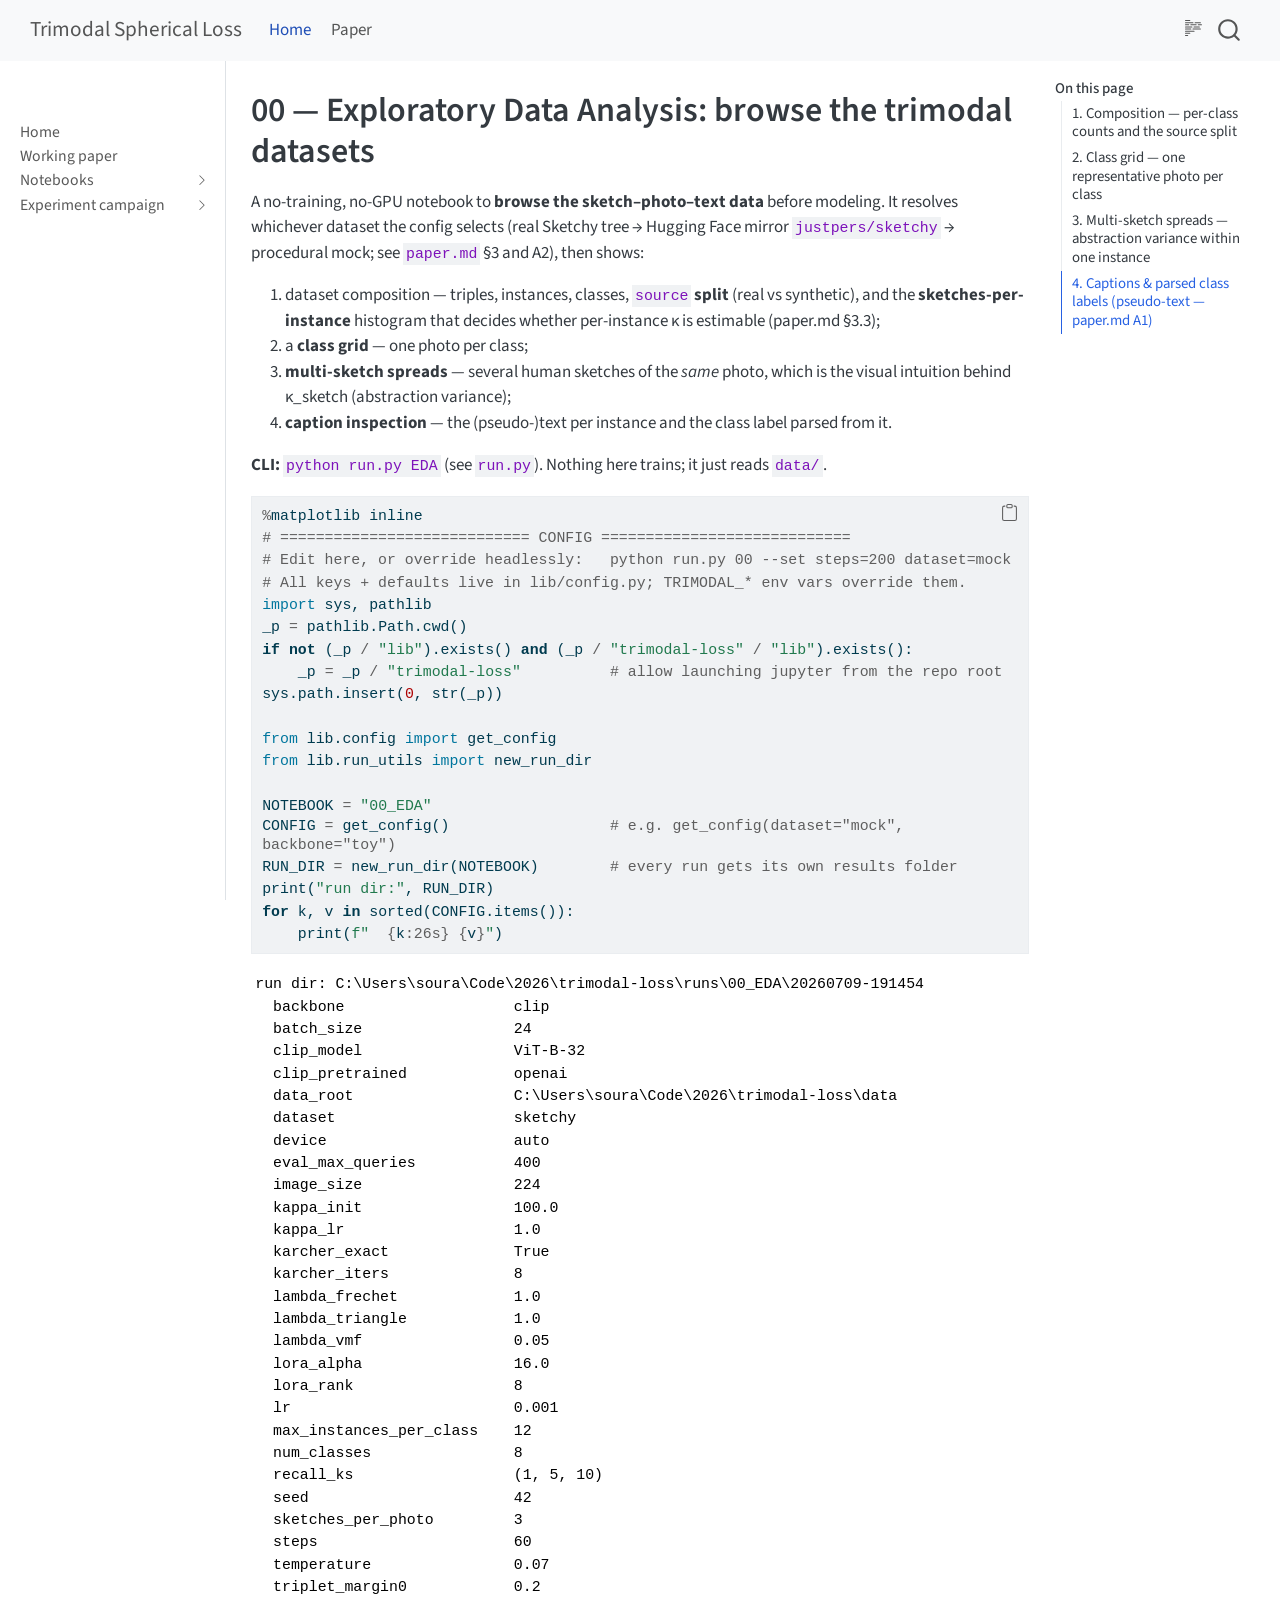
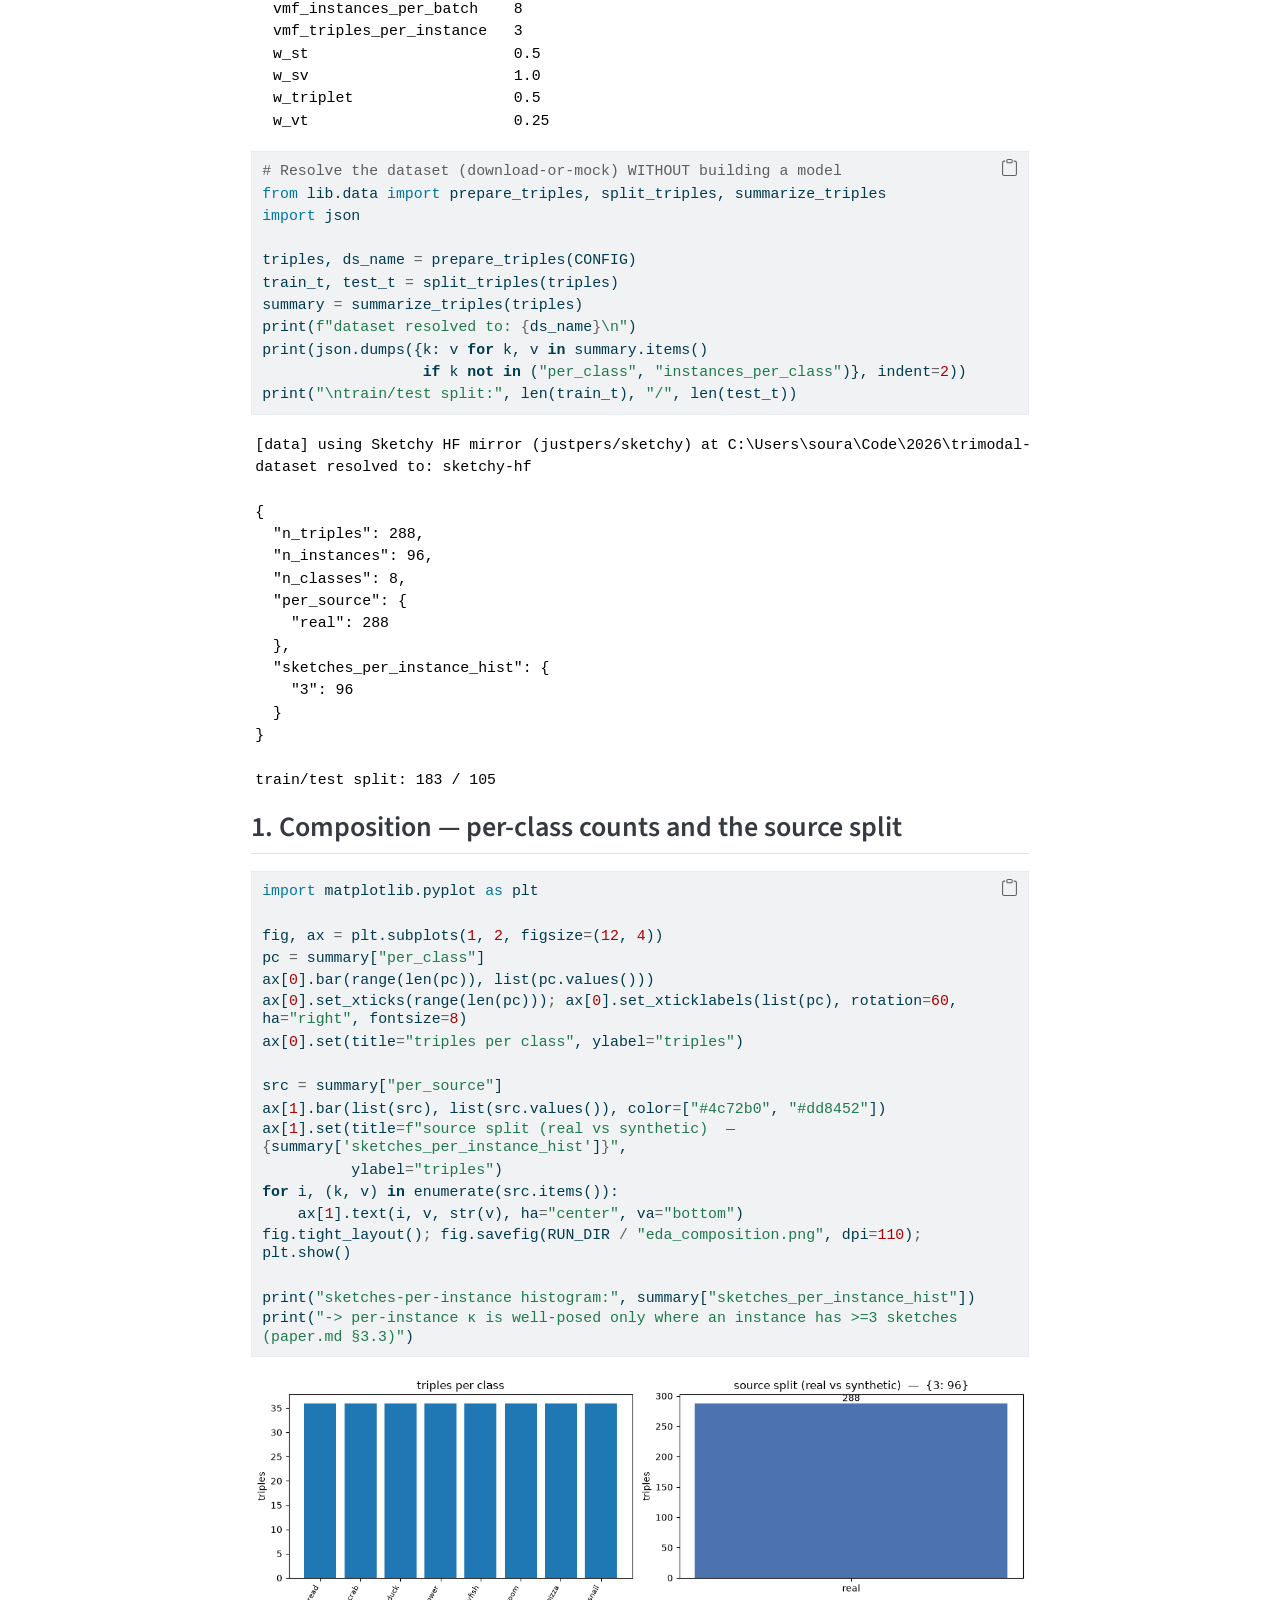
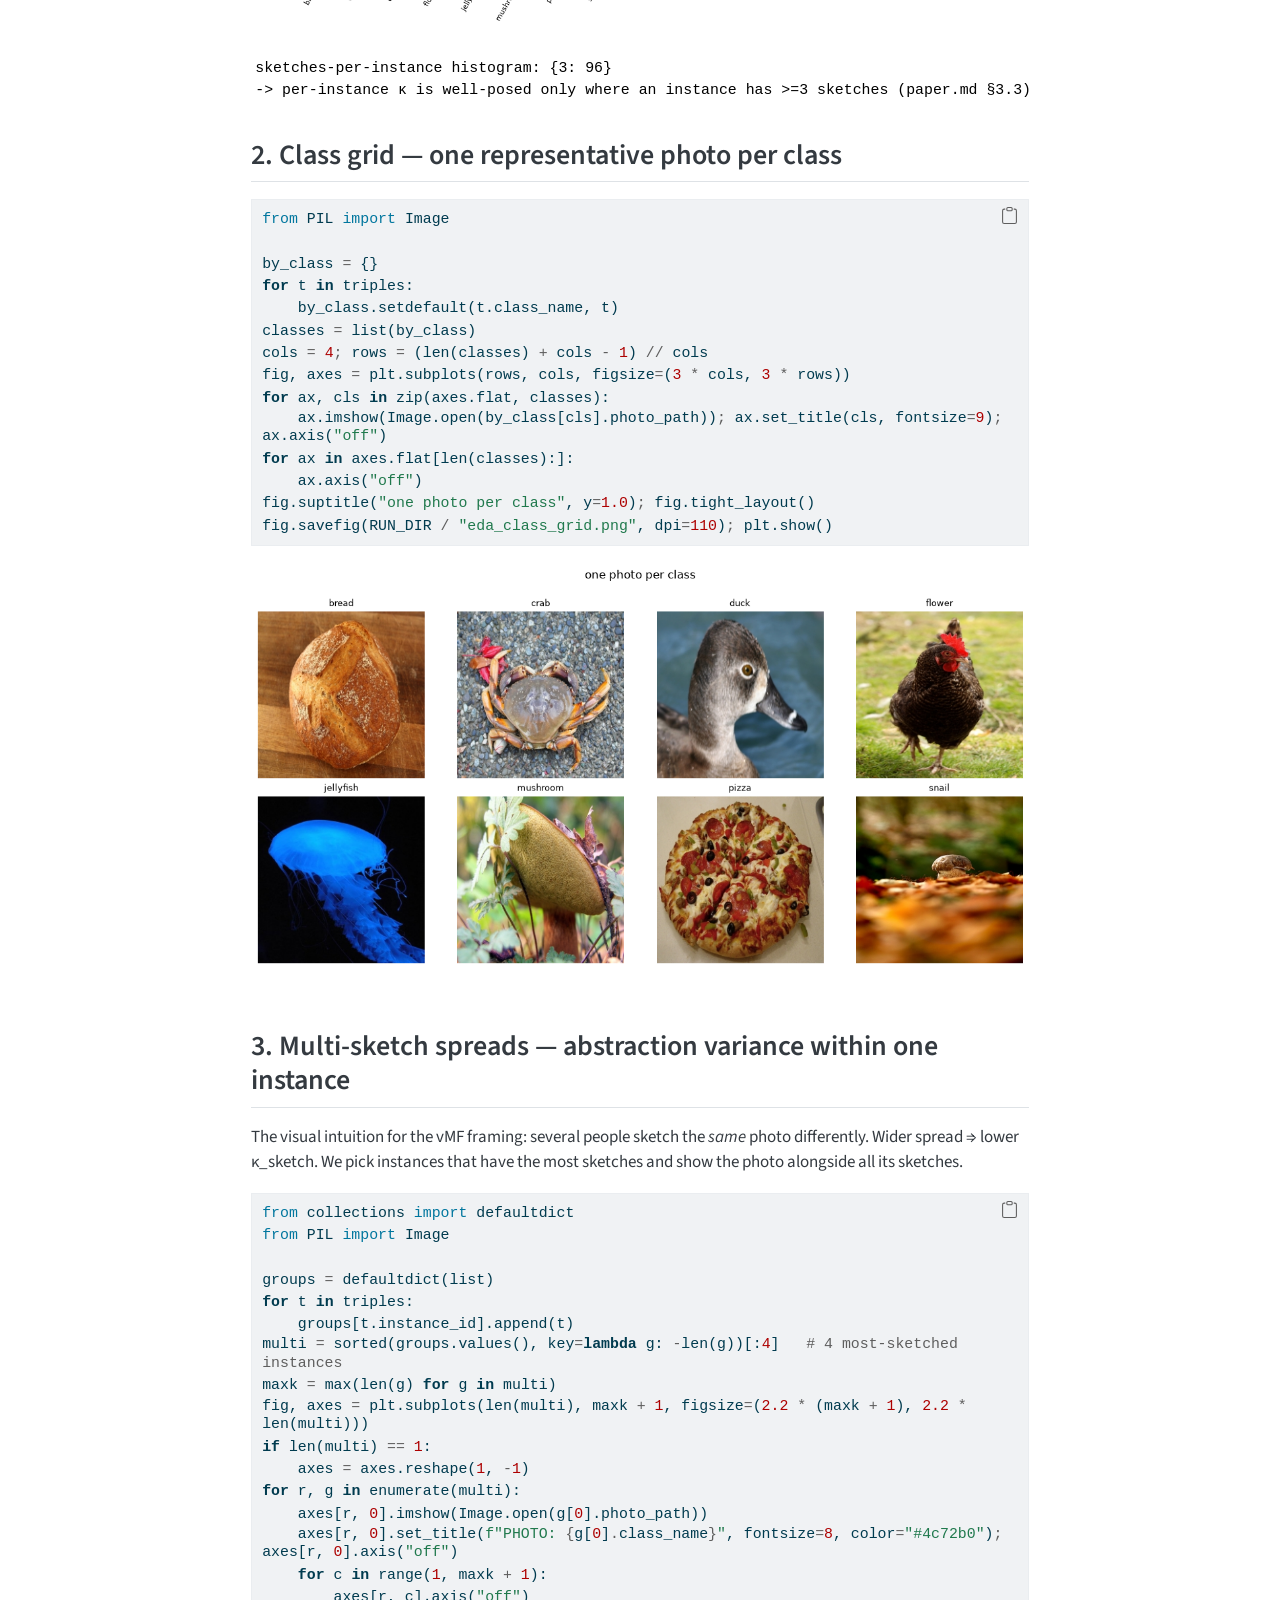
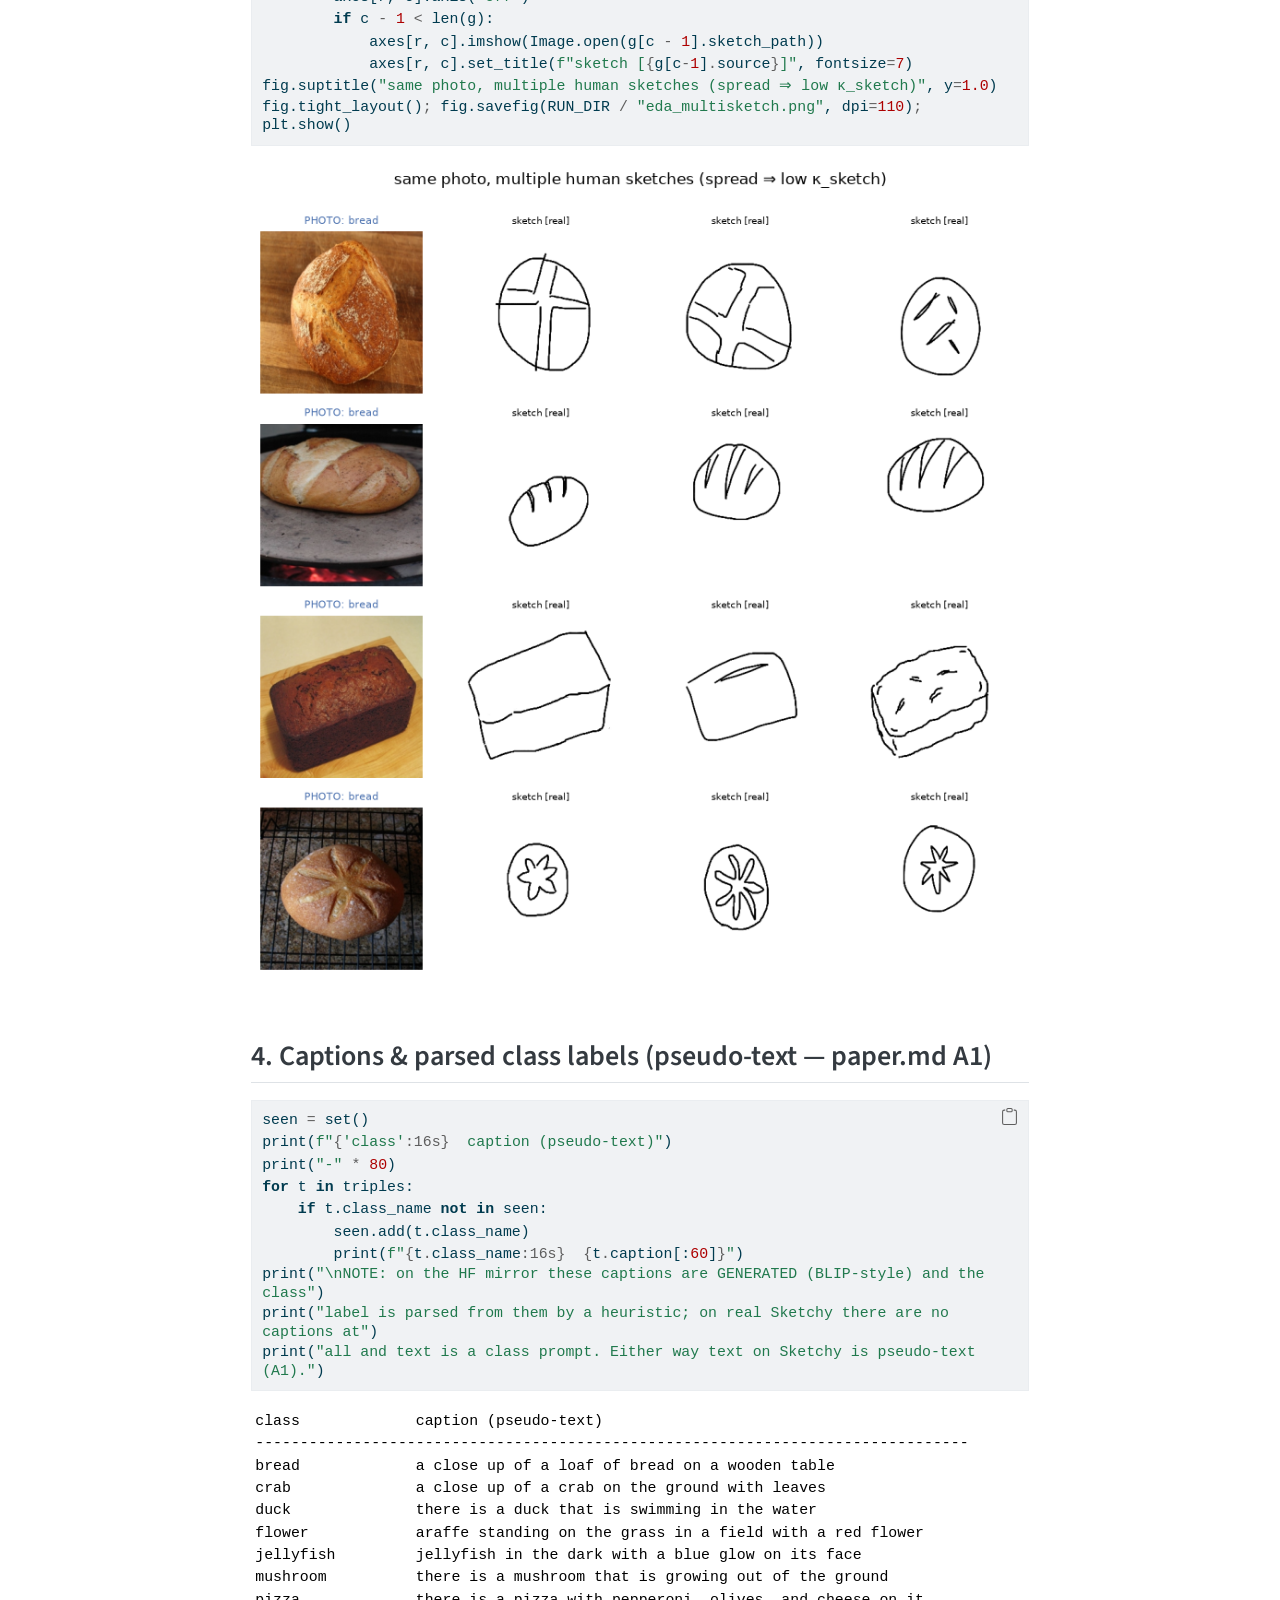
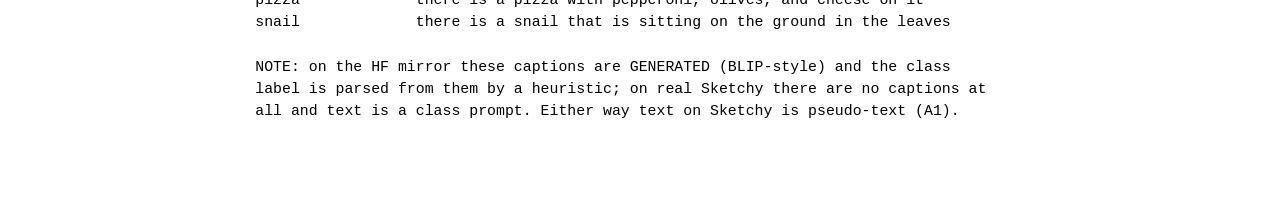
<file: 00_EDA.html>
<!DOCTYPE html>
<html xmlns="http://www.w3.org/1999/xhtml" lang="en" xml:lang="en"><head>

<meta charset="utf-8">
<meta name="generator" content="quarto-1.9.38">

<meta name="viewport" content="width=device-width, initial-scale=1.0, user-scalable=yes">


<title>00 — Exploratory Data Analysis: browse the trimodal datasets – Trimodal Spherical Loss</title>
<style>
/* Default styles provided by pandoc.
** See https://pandoc.org/MANUAL.html#variables-for-html for config info.
*/
code{white-space: pre-wrap;}
span.smallcaps{font-variant: small-caps;}
div.columns{display: flex; gap: min(4vw, 1.5em);}
div.column{flex: auto; overflow-x: auto;}
div.hanging-indent{margin-left: 1.5em; text-indent: -1.5em;}
ul.task-list{list-style: none;}
ul.task-list li input[type="checkbox"] {
  width: 0.8em;
  margin: 0 0.8em 0.2em -1em; /* quarto-specific, see https://github.com/quarto-dev/quarto-cli/issues/4556 */ 
  vertical-align: middle;
}
/* CSS for syntax highlighting */
html { -webkit-text-size-adjust: 100%; }
pre > code.sourceCode { white-space: pre; position: relative; }
pre > code.sourceCode > span { display: inline-block; line-height: 1.25; }
pre > code.sourceCode > span:empty { height: 1.2em; }
.sourceCode { overflow: visible; }
code.sourceCode > span { color: inherit; text-decoration: inherit; }
div.sourceCode { margin: 1em 0; }
pre.sourceCode { margin: 0; }
@media screen {
div.sourceCode { overflow: auto; }
}
@media print {
pre > code.sourceCode { white-space: pre-wrap; }
pre > code.sourceCode > span { text-indent: -5em; padding-left: 5em; }
}
pre.numberSource code
  { counter-reset: source-line 0; }
pre.numberSource code > span
  { position: relative; left: -4em; counter-increment: source-line; }
pre.numberSource code > span > a:first-child::before
  { content: counter(source-line);
    position: relative; left: -1em; text-align: right; vertical-align: baseline;
    border: none; display: inline-block;
    -webkit-touch-callout: none; -webkit-user-select: none;
    -khtml-user-select: none; -moz-user-select: none;
    -ms-user-select: none; user-select: none;
    padding: 0 4px; width: 4em;
  }
pre.numberSource { margin-left: 3em;  padding-left: 4px; }
div.sourceCode
  {   }
@media screen {
pre > code.sourceCode > span > a:first-child::before { text-decoration: underline; }
}
</style>


<script src="site_libs/quarto-nav/quarto-nav.js"></script>
<script src="site_libs/quarto-nav/headroom.min.js"></script>
<script src="site_libs/clipboard/clipboard.min.js"></script>
<script src="site_libs/quarto-search/autocomplete.umd.js"></script>
<script src="site_libs/quarto-search/fuse.min.js"></script>
<script src="site_libs/quarto-search/quarto-search.js"></script>
<meta name="quarto:offset" content="./">
<script src="site_libs/quarto-html/quarto.js" type="module"></script>
<script src="site_libs/quarto-html/tabsets/tabsets.js" type="module"></script>
<script src="site_libs/quarto-html/popper.min.js"></script>
<script src="site_libs/quarto-html/tippy.umd.min.js"></script>
<script src="site_libs/quarto-html/anchor.min.js"></script>
<link href="site_libs/quarto-html/tippy.css" rel="stylesheet">
<link href="site_libs/quarto-html/quarto-syntax-highlighting-15634bcf2e68342d4ad2dfa704d543f6.css" rel="stylesheet" id="quarto-text-highlighting-styles">
<script src="site_libs/bootstrap/bootstrap.min.js"></script>
<link href="site_libs/bootstrap/bootstrap-icons.css" rel="stylesheet">
<link href="site_libs/bootstrap/bootstrap-fd6c97ee6dae9fb3bde4de74a669a8cf.min.css" rel="stylesheet" append-hash="true" id="quarto-bootstrap" data-mode="light">
<script id="quarto-search-options" type="application/json">{
  "location": "navbar",
  "copy-button": false,
  "collapse-after": 3,
  "panel-placement": "end",
  "type": "overlay",
  "limit": 50,
  "keyboard-shortcut": [
    "f",
    "/",
    "s"
  ],
  "show-item-context": false,
  "language": {
    "search-no-results-text": "No results",
    "search-matching-documents-text": "matching documents",
    "search-copy-link-title": "Copy link to search",
    "search-hide-matches-text": "Hide additional matches",
    "search-more-match-text": "more match in this document",
    "search-more-matches-text": "more matches in this document",
    "search-clear-button-title": "Clear",
    "search-text-placeholder": "",
    "search-detached-cancel-button-title": "Cancel",
    "search-submit-button-title": "Submit",
    "search-label": "Search"
  }
}</script>


</head>

<body class="nav-sidebar docked nav-fixed quarto-light">

<div id="quarto-search-results"></div>
  <header id="quarto-header" class="headroom fixed-top">
    <nav class="navbar navbar-expand-lg " data-bs-theme="dark">
      <div class="navbar-container container-fluid">
      <div class="navbar-brand-container mx-auto">
    <a class="navbar-brand" href="./index.html">
    <span class="navbar-title">Trimodal Spherical Loss</span>
    </a>
  </div>
            <div id="quarto-search" class="" title="Search"></div>
          <button class="navbar-toggler" type="button" data-bs-toggle="collapse" data-bs-target="#navbarCollapse" aria-controls="navbarCollapse" role="menu" aria-expanded="false" aria-label="Toggle navigation" onclick="if (window.quartoToggleHeadroom) { window.quartoToggleHeadroom(); }">
  <span class="navbar-toggler-icon"></span>
</button>
          <div class="collapse navbar-collapse" id="navbarCollapse">
            <ul class="navbar-nav navbar-nav-scroll me-auto">
  <li class="nav-item">
    <a class="nav-link active" href="./index.html" aria-current="page"> 
<span class="menu-text">Home</span></a>
  </li>  
  <li class="nav-item">
    <a class="nav-link" href="./paper.html"> 
<span class="menu-text">Paper</span></a>
  </li>  
</ul>
          </div> <!-- /navcollapse -->
            <div class="quarto-navbar-tools">
  <a href="" class="quarto-reader-toggle quarto-navigation-tool px-1" onclick="window.quartoToggleReader(); return false;" title="Toggle reader mode">
  <div class="quarto-reader-toggle-btn">
  <i class="bi"></i>
  </div>
</a>
</div>
      </div> <!-- /container-fluid -->
    </nav>
  <nav class="quarto-secondary-nav">
    <div class="container-fluid d-flex">
      <button type="button" class="quarto-btn-toggle btn" data-bs-toggle="collapse" role="button" data-bs-target=".quarto-sidebar-collapse-item" aria-controls="quarto-sidebar" aria-expanded="false" aria-label="Toggle sidebar navigation" onclick="if (window.quartoToggleHeadroom) { window.quartoToggleHeadroom(); }">
        <i class="bi bi-layout-text-sidebar-reverse"></i>
      </button>
        <nav class="quarto-page-breadcrumbs" aria-label="breadcrumb"><ol class="breadcrumb"><li class="breadcrumb-item">00 — Exploratory Data Analysis: browse the trimodal datasets</li></ol></nav>
        <a class="flex-grow-1" role="navigation" data-bs-toggle="collapse" data-bs-target=".quarto-sidebar-collapse-item" aria-controls="quarto-sidebar" aria-expanded="false" aria-label="Toggle sidebar navigation" onclick="if (window.quartoToggleHeadroom) { window.quartoToggleHeadroom(); }">      
        </a>
      <button type="button" class="btn quarto-search-button" aria-label="Search" onclick="window.quartoOpenSearch();">
        <i class="bi bi-search"></i>
      </button>
    </div>
  </nav>
</header>
<!-- content -->
<div id="quarto-content" class="quarto-container page-columns page-rows-contents page-layout-article page-navbar">
<!-- sidebar -->
  <nav id="quarto-sidebar" class="sidebar collapse collapse-horizontal quarto-sidebar-collapse-item sidebar-navigation docked overflow-auto">
        <div class="mt-2 flex-shrink-0 align-items-center">
        <div class="sidebar-search">
        <div id="quarto-search" class="" title="Search"></div>
        </div>
        </div>
    <div class="sidebar-menu-container"> 
    <ul class="list-unstyled mt-1">
        <li class="sidebar-item">
  <div class="sidebar-item-container"> 
  <a href="./index.html" class="sidebar-item-text sidebar-link">
 <span class="menu-text">Home</span></a>
  </div>
</li>
        <li class="sidebar-item">
  <div class="sidebar-item-container"> 
  <a href="./paper.html" class="sidebar-item-text sidebar-link">
 <span class="menu-text">Working paper</span></a>
  </div>
</li>
        <li class="sidebar-item sidebar-item-section">
      <div class="sidebar-item-container"> 
            <a class="sidebar-item-text sidebar-link text-start collapsed" data-bs-toggle="collapse" data-bs-target="#quarto-sidebar-section-1" role="navigation" aria-expanded="false">
 <span class="menu-text">Notebooks</span></a>
          <a class="sidebar-item-toggle text-start collapsed" data-bs-toggle="collapse" data-bs-target="#quarto-sidebar-section-1" role="navigation" aria-expanded="false" aria-label="Toggle section">
            <i class="bi bi-chevron-right ms-2"></i>
          </a> 
      </div>
      <ul id="quarto-sidebar-section-1" class="collapse list-unstyled sidebar-section depth1 ">  
          <li class="sidebar-item">
  <div class="sidebar-item-container"> 
  <a href="./00_data_and_adaptation.html" class="sidebar-item-text sidebar-link">
 <span class="menu-text">00 · Data &amp; adaptation (baseline)</span></a>
  </div>
</li>
          <li class="sidebar-item">
  <div class="sidebar-item-container"> 
  <a href="./01_frechet_mean_loss.html" class="sidebar-item-text sidebar-link">
 <span class="menu-text">01 · Fréchet-mean anchor loss</span></a>
  </div>
</li>
          <li class="sidebar-item">
  <div class="sidebar-item-container"> 
  <a href="./02_spherical_triangle_loss.html" class="sidebar-item-text sidebar-link">
 <span class="menu-text">02 · Spherical-triangle regularizer</span></a>
  </div>
</li>
          <li class="sidebar-item">
  <div class="sidebar-item-container"> 
  <a href="./03_vmf_loss.html" class="sidebar-item-text sidebar-link">
 <span class="menu-text">03 · von Mises–Fisher loss (κ per modality)</span></a>
  </div>
</li>
      </ul>
  </li>
        <li class="sidebar-item sidebar-item-section">
      <div class="sidebar-item-container"> 
            <a class="sidebar-item-text sidebar-link text-start collapsed" data-bs-toggle="collapse" data-bs-target="#quarto-sidebar-section-2" role="navigation" aria-expanded="false">
 <span class="menu-text">Experiment campaign</span></a>
          <a class="sidebar-item-toggle text-start collapsed" data-bs-toggle="collapse" data-bs-target="#quarto-sidebar-section-2" role="navigation" aria-expanded="false" aria-label="Toggle section">
            <i class="bi bi-chevron-right ms-2"></i>
          </a> 
      </div>
      <ul id="quarto-sidebar-section-2" class="collapse list-unstyled sidebar-section depth1 ">  
          <li class="sidebar-item">
  <div class="sidebar-item-container"> 
  <a href="./docs/exp1_SCALE_plan_and_observation.html" class="sidebar-item-text sidebar-link">
 <span class="menu-text">EXP1 · SCALE</span></a>
  </div>
</li>
          <li class="sidebar-item">
  <div class="sidebar-item-container"> 
  <a href="./docs/exp2_WEIGH_plan_and_observation.html" class="sidebar-item-text sidebar-link">
 <span class="menu-text">EXP2 · WEIGH</span></a>
  </div>
</li>
          <li class="sidebar-item">
  <div class="sidebar-item-container"> 
  <a href="./docs/exp3_KAPPA_plan_and_observation.html" class="sidebar-item-text sidebar-link">
 <span class="menu-text">EXP3 · KAPPA</span></a>
  </div>
</li>
          <li class="sidebar-item">
  <div class="sidebar-item-container"> 
  <a href="./docs/exp4_SHAPE_plan_and_observation.html" class="sidebar-item-text sidebar-link">
 <span class="menu-text">EXP4 · SHAPE</span></a>
  </div>
</li>
          <li class="sidebar-item">
  <div class="sidebar-item-container"> 
  <a href="./docs/exp5_SCENE_plan_and_observation.html" class="sidebar-item-text sidebar-link">
 <span class="menu-text">EXP5 · SCENE</span></a>
  </div>
</li>
      </ul>
  </li>
    </ul>
    </div>
</nav>
<div id="quarto-sidebar-glass" class="quarto-sidebar-collapse-item" data-bs-toggle="collapse" data-bs-target=".quarto-sidebar-collapse-item"></div>
<!-- margin-sidebar -->
    <div id="quarto-margin-sidebar" class="sidebar margin-sidebar">
        <nav id="TOC" role="doc-toc" class="toc-active">
    <h2 id="toc-title">On this page</h2>
   
  <ul class="collapse">
  <li><a href="#composition-per-class-counts-and-the-source-split" id="toc-composition-per-class-counts-and-the-source-split" class="nav-link active" data-scroll-target="#composition-per-class-counts-and-the-source-split">1. Composition — per-class counts and the source split</a></li>
  <li><a href="#class-grid-one-representative-photo-per-class" id="toc-class-grid-one-representative-photo-per-class" class="nav-link" data-scroll-target="#class-grid-one-representative-photo-per-class">2. Class grid — one representative photo per class</a></li>
  <li><a href="#multi-sketch-spreads-abstraction-variance-within-one-instance" id="toc-multi-sketch-spreads-abstraction-variance-within-one-instance" class="nav-link" data-scroll-target="#multi-sketch-spreads-abstraction-variance-within-one-instance">3. Multi-sketch spreads — abstraction variance within one instance</a></li>
  <li><a href="#captions-parsed-class-labels-pseudo-text-paper.md-a1" id="toc-captions-parsed-class-labels-pseudo-text-paper.md-a1" class="nav-link" data-scroll-target="#captions-parsed-class-labels-pseudo-text-paper.md-a1">4. Captions &amp; parsed class labels (pseudo-text — paper.md A1)</a></li>
  </ul>
</nav>
    </div>
<!-- main -->
<main class="content" id="quarto-document-content">

<header id="title-block-header" class="quarto-title-block default">
<div class="quarto-title">
<h1 class="title">00 — Exploratory Data Analysis: browse the trimodal datasets</h1>
</div>



<div class="quarto-title-meta">

    
  
    
  </div>
  


</header>


<p>A no-training, no-GPU notebook to <strong>browse the sketch–photo–text data</strong> before modeling. It resolves whichever dataset the config selects (real Sketchy tree → Hugging Face mirror <code>justpers/sketchy</code> → procedural mock; see <code>paper.md</code> §3 and A2), then shows:</p>
<ol type="1">
<li>dataset composition — triples, instances, classes, <strong><code>source</code> split</strong> (real vs synthetic), and the <strong>sketches-per-instance</strong> histogram that decides whether per-instance κ is estimable (paper.md §3.3);</li>
<li>a <strong>class grid</strong> — one photo per class;</li>
<li><strong>multi-sketch spreads</strong> — several human sketches of the <em>same</em> photo, which is the visual intuition behind κ_sketch (abstraction variance);</li>
<li><strong>caption inspection</strong> — the (pseudo-)text per instance and the class label parsed from it.</li>
</ol>
<p><strong>CLI:</strong> <code>python run.py EDA</code> (see <code>run.py</code>). Nothing here trains; it just reads <code>data/</code>.</p>
<div id="15188805" class="cell" data-quarto-private-1="{&quot;key&quot;:&quot;execution&quot;,&quot;value&quot;:{&quot;iopub.execute_input&quot;:&quot;2026-07-09T18:14:55.437818Z&quot;,&quot;iopub.status.busy&quot;:&quot;2026-07-09T18:14:55.437627Z&quot;,&quot;iopub.status.idle&quot;:&quot;2026-07-09T18:14:57.108063Z&quot;,&quot;shell.execute_reply&quot;:&quot;2026-07-09T18:14:57.107516Z&quot;}}" data-execution_count="1">
<div class="code-copy-outer-scaffold"><div class="sourceCode cell-code" id="cb1"><pre class="sourceCode python code-with-copy"><code class="sourceCode python"><span id="cb1-1"><a href="#cb1-1" aria-hidden="true" tabindex="-1"></a><span class="op">%</span>matplotlib inline</span>
<span id="cb1-2"><a href="#cb1-2" aria-hidden="true" tabindex="-1"></a><span class="co"># ============================ CONFIG ============================</span></span>
<span id="cb1-3"><a href="#cb1-3" aria-hidden="true" tabindex="-1"></a><span class="co"># Edit here, or override headlessly:   python run.py 00 --set steps=200 dataset=mock</span></span>
<span id="cb1-4"><a href="#cb1-4" aria-hidden="true" tabindex="-1"></a><span class="co"># All keys + defaults live in lib/config.py; TRIMODAL_* env vars override them.</span></span>
<span id="cb1-5"><a href="#cb1-5" aria-hidden="true" tabindex="-1"></a><span class="im">import</span> sys, pathlib</span>
<span id="cb1-6"><a href="#cb1-6" aria-hidden="true" tabindex="-1"></a>_p <span class="op">=</span> pathlib.Path.cwd()</span>
<span id="cb1-7"><a href="#cb1-7" aria-hidden="true" tabindex="-1"></a><span class="cf">if</span> <span class="kw">not</span> (_p <span class="op">/</span> <span class="st">"lib"</span>).exists() <span class="kw">and</span> (_p <span class="op">/</span> <span class="st">"trimodal-loss"</span> <span class="op">/</span> <span class="st">"lib"</span>).exists():</span>
<span id="cb1-8"><a href="#cb1-8" aria-hidden="true" tabindex="-1"></a>    _p <span class="op">=</span> _p <span class="op">/</span> <span class="st">"trimodal-loss"</span>          <span class="co"># allow launching jupyter from the repo root</span></span>
<span id="cb1-9"><a href="#cb1-9" aria-hidden="true" tabindex="-1"></a>sys.path.insert(<span class="dv">0</span>, <span class="bu">str</span>(_p))</span>
<span id="cb1-10"><a href="#cb1-10" aria-hidden="true" tabindex="-1"></a></span>
<span id="cb1-11"><a href="#cb1-11" aria-hidden="true" tabindex="-1"></a><span class="im">from</span> lib.config <span class="im">import</span> get_config</span>
<span id="cb1-12"><a href="#cb1-12" aria-hidden="true" tabindex="-1"></a><span class="im">from</span> lib.run_utils <span class="im">import</span> new_run_dir</span>
<span id="cb1-13"><a href="#cb1-13" aria-hidden="true" tabindex="-1"></a></span>
<span id="cb1-14"><a href="#cb1-14" aria-hidden="true" tabindex="-1"></a>NOTEBOOK <span class="op">=</span> <span class="st">"00_EDA"</span></span>
<span id="cb1-15"><a href="#cb1-15" aria-hidden="true" tabindex="-1"></a>CONFIG <span class="op">=</span> get_config()                  <span class="co"># e.g. get_config(dataset="mock", backbone="toy")</span></span>
<span id="cb1-16"><a href="#cb1-16" aria-hidden="true" tabindex="-1"></a>RUN_DIR <span class="op">=</span> new_run_dir(NOTEBOOK)        <span class="co"># every run gets its own results folder</span></span>
<span id="cb1-17"><a href="#cb1-17" aria-hidden="true" tabindex="-1"></a><span class="bu">print</span>(<span class="st">"run dir:"</span>, RUN_DIR)</span>
<span id="cb1-18"><a href="#cb1-18" aria-hidden="true" tabindex="-1"></a><span class="cf">for</span> k, v <span class="kw">in</span> <span class="bu">sorted</span>(CONFIG.items()):</span>
<span id="cb1-19"><a href="#cb1-19" aria-hidden="true" tabindex="-1"></a>    <span class="bu">print</span>(<span class="ss">f"  </span><span class="sc">{</span>k<span class="sc">:26s}</span><span class="ss"> </span><span class="sc">{</span>v<span class="sc">}</span><span class="ss">"</span>)</span></code></pre></div><button title="Copy to Clipboard" class="code-copy-button"><i class="bi"></i></button></div>
<div class="cell-output cell-output-stdout">
<pre><code>run dir: C:\Users\soura\Code\2026\trimodal-loss\runs\00_EDA\20260709-191454
  backbone                   clip
  batch_size                 24
  clip_model                 ViT-B-32
  clip_pretrained            openai
  data_root                  C:\Users\soura\Code\2026\trimodal-loss\data
  dataset                    sketchy
  device                     auto
  eval_max_queries           400
  image_size                 224
  kappa_init                 100.0
  kappa_lr                   1.0
  karcher_exact              True
  karcher_iters              8
  lambda_frechet             1.0
  lambda_triangle            1.0
  lambda_vmf                 0.05
  lora_alpha                 16.0
  lora_rank                  8
  lr                         0.001
  max_instances_per_class    12
  num_classes                8
  recall_ks                  (1, 5, 10)
  seed                       42
  sketches_per_photo         3
  steps                      60
  temperature                0.07
  triplet_margin0            0.2
  vmf_instances_per_batch    8
  vmf_triples_per_instance   3
  w_st                       0.5
  w_sv                       1.0
  w_triplet                  0.5
  w_vt                       0.25</code></pre>
</div>
</div>
<div id="d3208613" class="cell" data-quarto-private-1="{&quot;key&quot;:&quot;execution&quot;,&quot;value&quot;:{&quot;iopub.execute_input&quot;:&quot;2026-07-09T18:14:57.109247Z&quot;,&quot;iopub.status.busy&quot;:&quot;2026-07-09T18:14:57.109071Z&quot;,&quot;iopub.status.idle&quot;:&quot;2026-07-09T18:14:57.170844Z&quot;,&quot;shell.execute_reply&quot;:&quot;2026-07-09T18:14:57.170324Z&quot;}}" data-execution_count="2">
<div class="code-copy-outer-scaffold"><div class="sourceCode cell-code" id="cb3"><pre class="sourceCode python code-with-copy"><code class="sourceCode python"><span id="cb3-1"><a href="#cb3-1" aria-hidden="true" tabindex="-1"></a><span class="co"># Resolve the dataset (download-or-mock) WITHOUT building a model</span></span>
<span id="cb3-2"><a href="#cb3-2" aria-hidden="true" tabindex="-1"></a><span class="im">from</span> lib.data <span class="im">import</span> prepare_triples, split_triples, summarize_triples</span>
<span id="cb3-3"><a href="#cb3-3" aria-hidden="true" tabindex="-1"></a><span class="im">import</span> json</span>
<span id="cb3-4"><a href="#cb3-4" aria-hidden="true" tabindex="-1"></a></span>
<span id="cb3-5"><a href="#cb3-5" aria-hidden="true" tabindex="-1"></a>triples, ds_name <span class="op">=</span> prepare_triples(CONFIG)</span>
<span id="cb3-6"><a href="#cb3-6" aria-hidden="true" tabindex="-1"></a>train_t, test_t <span class="op">=</span> split_triples(triples)</span>
<span id="cb3-7"><a href="#cb3-7" aria-hidden="true" tabindex="-1"></a>summary <span class="op">=</span> summarize_triples(triples)</span>
<span id="cb3-8"><a href="#cb3-8" aria-hidden="true" tabindex="-1"></a><span class="bu">print</span>(<span class="ss">f"dataset resolved to: </span><span class="sc">{</span>ds_name<span class="sc">}</span><span class="ch">\n</span><span class="ss">"</span>)</span>
<span id="cb3-9"><a href="#cb3-9" aria-hidden="true" tabindex="-1"></a><span class="bu">print</span>(json.dumps({k: v <span class="cf">for</span> k, v <span class="kw">in</span> summary.items()</span>
<span id="cb3-10"><a href="#cb3-10" aria-hidden="true" tabindex="-1"></a>                  <span class="cf">if</span> k <span class="kw">not</span> <span class="kw">in</span> (<span class="st">"per_class"</span>, <span class="st">"instances_per_class"</span>)}, indent<span class="op">=</span><span class="dv">2</span>))</span>
<span id="cb3-11"><a href="#cb3-11" aria-hidden="true" tabindex="-1"></a><span class="bu">print</span>(<span class="st">"</span><span class="ch">\n</span><span class="st">train/test split:"</span>, <span class="bu">len</span>(train_t), <span class="st">"/"</span>, <span class="bu">len</span>(test_t))</span></code></pre></div><button title="Copy to Clipboard" class="code-copy-button"><i class="bi"></i></button></div>
<div class="cell-output cell-output-stdout">
<pre><code>[data] using Sketchy HF mirror (justpers/sketchy) at C:\Users\soura\Code\2026\trimodal-loss\data\sketchy_hf — real human sketches, GENERATED captions (pseudo-text)
dataset resolved to: sketchy-hf

{
  "n_triples": 288,
  "n_instances": 96,
  "n_classes": 8,
  "per_source": {
    "real": 288
  },
  "sketches_per_instance_hist": {
    "3": 96
  }
}

train/test split: 183 / 105</code></pre>
</div>
</div>
<section id="composition-per-class-counts-and-the-source-split" class="level2">
<h2 class="anchored" data-anchor-id="composition-per-class-counts-and-the-source-split">1. Composition — per-class counts and the source split</h2>
<div id="8d9440d5" class="cell" data-quarto-private-1="{&quot;key&quot;:&quot;execution&quot;,&quot;value&quot;:{&quot;iopub.execute_input&quot;:&quot;2026-07-09T18:14:57.172345Z&quot;,&quot;iopub.status.busy&quot;:&quot;2026-07-09T18:14:57.172141Z&quot;,&quot;iopub.status.idle&quot;:&quot;2026-07-09T18:14:57.398709Z&quot;,&quot;shell.execute_reply&quot;:&quot;2026-07-09T18:14:57.398001Z&quot;}}" data-execution_count="3">
<div class="code-copy-outer-scaffold"><div class="sourceCode cell-code" id="cb5"><pre class="sourceCode python code-with-copy"><code class="sourceCode python"><span id="cb5-1"><a href="#cb5-1" aria-hidden="true" tabindex="-1"></a><span class="im">import</span> matplotlib.pyplot <span class="im">as</span> plt</span>
<span id="cb5-2"><a href="#cb5-2" aria-hidden="true" tabindex="-1"></a></span>
<span id="cb5-3"><a href="#cb5-3" aria-hidden="true" tabindex="-1"></a>fig, ax <span class="op">=</span> plt.subplots(<span class="dv">1</span>, <span class="dv">2</span>, figsize<span class="op">=</span>(<span class="dv">12</span>, <span class="dv">4</span>))</span>
<span id="cb5-4"><a href="#cb5-4" aria-hidden="true" tabindex="-1"></a>pc <span class="op">=</span> summary[<span class="st">"per_class"</span>]</span>
<span id="cb5-5"><a href="#cb5-5" aria-hidden="true" tabindex="-1"></a>ax[<span class="dv">0</span>].bar(<span class="bu">range</span>(<span class="bu">len</span>(pc)), <span class="bu">list</span>(pc.values()))</span>
<span id="cb5-6"><a href="#cb5-6" aria-hidden="true" tabindex="-1"></a>ax[<span class="dv">0</span>].set_xticks(<span class="bu">range</span>(<span class="bu">len</span>(pc)))<span class="op">;</span> ax[<span class="dv">0</span>].set_xticklabels(<span class="bu">list</span>(pc), rotation<span class="op">=</span><span class="dv">60</span>, ha<span class="op">=</span><span class="st">"right"</span>, fontsize<span class="op">=</span><span class="dv">8</span>)</span>
<span id="cb5-7"><a href="#cb5-7" aria-hidden="true" tabindex="-1"></a>ax[<span class="dv">0</span>].<span class="bu">set</span>(title<span class="op">=</span><span class="st">"triples per class"</span>, ylabel<span class="op">=</span><span class="st">"triples"</span>)</span>
<span id="cb5-8"><a href="#cb5-8" aria-hidden="true" tabindex="-1"></a></span>
<span id="cb5-9"><a href="#cb5-9" aria-hidden="true" tabindex="-1"></a>src <span class="op">=</span> summary[<span class="st">"per_source"</span>]</span>
<span id="cb5-10"><a href="#cb5-10" aria-hidden="true" tabindex="-1"></a>ax[<span class="dv">1</span>].bar(<span class="bu">list</span>(src), <span class="bu">list</span>(src.values()), color<span class="op">=</span>[<span class="st">"#4c72b0"</span>, <span class="st">"#dd8452"</span>])</span>
<span id="cb5-11"><a href="#cb5-11" aria-hidden="true" tabindex="-1"></a>ax[<span class="dv">1</span>].<span class="bu">set</span>(title<span class="op">=</span><span class="ss">f"source split (real vs synthetic)  —  </span><span class="sc">{</span>summary[<span class="st">'sketches_per_instance_hist'</span>]<span class="sc">}</span><span class="ss">"</span>,</span>
<span id="cb5-12"><a href="#cb5-12" aria-hidden="true" tabindex="-1"></a>          ylabel<span class="op">=</span><span class="st">"triples"</span>)</span>
<span id="cb5-13"><a href="#cb5-13" aria-hidden="true" tabindex="-1"></a><span class="cf">for</span> i, (k, v) <span class="kw">in</span> <span class="bu">enumerate</span>(src.items()):</span>
<span id="cb5-14"><a href="#cb5-14" aria-hidden="true" tabindex="-1"></a>    ax[<span class="dv">1</span>].text(i, v, <span class="bu">str</span>(v), ha<span class="op">=</span><span class="st">"center"</span>, va<span class="op">=</span><span class="st">"bottom"</span>)</span>
<span id="cb5-15"><a href="#cb5-15" aria-hidden="true" tabindex="-1"></a>fig.tight_layout()<span class="op">;</span> fig.savefig(RUN_DIR <span class="op">/</span> <span class="st">"eda_composition.png"</span>, dpi<span class="op">=</span><span class="dv">110</span>)<span class="op">;</span> plt.show()</span>
<span id="cb5-16"><a href="#cb5-16" aria-hidden="true" tabindex="-1"></a></span>
<span id="cb5-17"><a href="#cb5-17" aria-hidden="true" tabindex="-1"></a><span class="bu">print</span>(<span class="st">"sketches-per-instance histogram:"</span>, summary[<span class="st">"sketches_per_instance_hist"</span>])</span>
<span id="cb5-18"><a href="#cb5-18" aria-hidden="true" tabindex="-1"></a><span class="bu">print</span>(<span class="st">"-&gt; per-instance κ is well-posed only where an instance has &gt;=3 sketches (paper.md §3.3)"</span>)</span></code></pre></div><button title="Copy to Clipboard" class="code-copy-button"><i class="bi"></i></button></div>
<div class="cell-output cell-output-display">
<div>
<figure class="figure">
<p><img src="00_EDA_files/figure-html/cell-4-output-1.png" class="img-fluid figure-img"></p>
</figure>
</div>
</div>
<div class="cell-output cell-output-stdout">
<pre><code>sketches-per-instance histogram: {3: 96}
-&gt; per-instance κ is well-posed only where an instance has &gt;=3 sketches (paper.md §3.3)</code></pre>
</div>
</div>
</section>
<section id="class-grid-one-representative-photo-per-class" class="level2">
<h2 class="anchored" data-anchor-id="class-grid-one-representative-photo-per-class">2. Class grid — one representative photo per class</h2>
<div id="1a6c271d" class="cell" data-quarto-private-1="{&quot;key&quot;:&quot;execution&quot;,&quot;value&quot;:{&quot;iopub.execute_input&quot;:&quot;2026-07-09T18:14:57.400713Z&quot;,&quot;iopub.status.busy&quot;:&quot;2026-07-09T18:14:57.400515Z&quot;,&quot;iopub.status.idle&quot;:&quot;2026-07-09T18:14:58.239427Z&quot;,&quot;shell.execute_reply&quot;:&quot;2026-07-09T18:14:58.238795Z&quot;}}" data-execution_count="4">
<div class="code-copy-outer-scaffold"><div class="sourceCode cell-code" id="cb7"><pre class="sourceCode python code-with-copy"><code class="sourceCode python"><span id="cb7-1"><a href="#cb7-1" aria-hidden="true" tabindex="-1"></a><span class="im">from</span> PIL <span class="im">import</span> Image</span>
<span id="cb7-2"><a href="#cb7-2" aria-hidden="true" tabindex="-1"></a></span>
<span id="cb7-3"><a href="#cb7-3" aria-hidden="true" tabindex="-1"></a>by_class <span class="op">=</span> {}</span>
<span id="cb7-4"><a href="#cb7-4" aria-hidden="true" tabindex="-1"></a><span class="cf">for</span> t <span class="kw">in</span> triples:</span>
<span id="cb7-5"><a href="#cb7-5" aria-hidden="true" tabindex="-1"></a>    by_class.setdefault(t.class_name, t)</span>
<span id="cb7-6"><a href="#cb7-6" aria-hidden="true" tabindex="-1"></a>classes <span class="op">=</span> <span class="bu">list</span>(by_class)</span>
<span id="cb7-7"><a href="#cb7-7" aria-hidden="true" tabindex="-1"></a>cols <span class="op">=</span> <span class="dv">4</span><span class="op">;</span> rows <span class="op">=</span> (<span class="bu">len</span>(classes) <span class="op">+</span> cols <span class="op">-</span> <span class="dv">1</span>) <span class="op">//</span> cols</span>
<span id="cb7-8"><a href="#cb7-8" aria-hidden="true" tabindex="-1"></a>fig, axes <span class="op">=</span> plt.subplots(rows, cols, figsize<span class="op">=</span>(<span class="dv">3</span> <span class="op">*</span> cols, <span class="dv">3</span> <span class="op">*</span> rows))</span>
<span id="cb7-9"><a href="#cb7-9" aria-hidden="true" tabindex="-1"></a><span class="cf">for</span> ax, cls <span class="kw">in</span> <span class="bu">zip</span>(axes.flat, classes):</span>
<span id="cb7-10"><a href="#cb7-10" aria-hidden="true" tabindex="-1"></a>    ax.imshow(Image.<span class="bu">open</span>(by_class[cls].photo_path))<span class="op">;</span> ax.set_title(cls, fontsize<span class="op">=</span><span class="dv">9</span>)<span class="op">;</span> ax.axis(<span class="st">"off"</span>)</span>
<span id="cb7-11"><a href="#cb7-11" aria-hidden="true" tabindex="-1"></a><span class="cf">for</span> ax <span class="kw">in</span> axes.flat[<span class="bu">len</span>(classes):]:</span>
<span id="cb7-12"><a href="#cb7-12" aria-hidden="true" tabindex="-1"></a>    ax.axis(<span class="st">"off"</span>)</span>
<span id="cb7-13"><a href="#cb7-13" aria-hidden="true" tabindex="-1"></a>fig.suptitle(<span class="st">"one photo per class"</span>, y<span class="op">=</span><span class="fl">1.0</span>)<span class="op">;</span> fig.tight_layout()</span>
<span id="cb7-14"><a href="#cb7-14" aria-hidden="true" tabindex="-1"></a>fig.savefig(RUN_DIR <span class="op">/</span> <span class="st">"eda_class_grid.png"</span>, dpi<span class="op">=</span><span class="dv">110</span>)<span class="op">;</span> plt.show()</span></code></pre></div><button title="Copy to Clipboard" class="code-copy-button"><i class="bi"></i></button></div>
<div class="cell-output cell-output-display">
<div>
<figure class="figure">
<p><img src="00_EDA_files/figure-html/cell-5-output-1.png" class="img-fluid figure-img"></p>
</figure>
</div>
</div>
</div>
</section>
<section id="multi-sketch-spreads-abstraction-variance-within-one-instance" class="level2">
<h2 class="anchored" data-anchor-id="multi-sketch-spreads-abstraction-variance-within-one-instance">3. Multi-sketch spreads — abstraction variance within one instance</h2>
<p>The visual intuition for the vMF framing: several people sketch the <em>same</em> photo differently. Wider spread ⇒ lower κ_sketch. We pick instances that have the most sketches and show the photo alongside all its sketches.</p>
<div id="9b4f4f70" class="cell" data-quarto-private-1="{&quot;key&quot;:&quot;execution&quot;,&quot;value&quot;:{&quot;iopub.execute_input&quot;:&quot;2026-07-09T18:14:58.246231Z&quot;,&quot;iopub.status.busy&quot;:&quot;2026-07-09T18:14:58.245976Z&quot;,&quot;iopub.status.idle&quot;:&quot;2026-07-09T18:14:59.060652Z&quot;,&quot;shell.execute_reply&quot;:&quot;2026-07-09T18:14:59.059878Z&quot;}}" data-execution_count="5">
<div class="code-copy-outer-scaffold"><div class="sourceCode cell-code" id="cb8"><pre class="sourceCode python code-with-copy"><code class="sourceCode python"><span id="cb8-1"><a href="#cb8-1" aria-hidden="true" tabindex="-1"></a><span class="im">from</span> collections <span class="im">import</span> defaultdict</span>
<span id="cb8-2"><a href="#cb8-2" aria-hidden="true" tabindex="-1"></a><span class="im">from</span> PIL <span class="im">import</span> Image</span>
<span id="cb8-3"><a href="#cb8-3" aria-hidden="true" tabindex="-1"></a></span>
<span id="cb8-4"><a href="#cb8-4" aria-hidden="true" tabindex="-1"></a>groups <span class="op">=</span> defaultdict(<span class="bu">list</span>)</span>
<span id="cb8-5"><a href="#cb8-5" aria-hidden="true" tabindex="-1"></a><span class="cf">for</span> t <span class="kw">in</span> triples:</span>
<span id="cb8-6"><a href="#cb8-6" aria-hidden="true" tabindex="-1"></a>    groups[t.instance_id].append(t)</span>
<span id="cb8-7"><a href="#cb8-7" aria-hidden="true" tabindex="-1"></a>multi <span class="op">=</span> <span class="bu">sorted</span>(groups.values(), key<span class="op">=</span><span class="kw">lambda</span> g: <span class="op">-</span><span class="bu">len</span>(g))[:<span class="dv">4</span>]   <span class="co"># 4 most-sketched instances</span></span>
<span id="cb8-8"><a href="#cb8-8" aria-hidden="true" tabindex="-1"></a>maxk <span class="op">=</span> <span class="bu">max</span>(<span class="bu">len</span>(g) <span class="cf">for</span> g <span class="kw">in</span> multi)</span>
<span id="cb8-9"><a href="#cb8-9" aria-hidden="true" tabindex="-1"></a>fig, axes <span class="op">=</span> plt.subplots(<span class="bu">len</span>(multi), maxk <span class="op">+</span> <span class="dv">1</span>, figsize<span class="op">=</span>(<span class="fl">2.2</span> <span class="op">*</span> (maxk <span class="op">+</span> <span class="dv">1</span>), <span class="fl">2.2</span> <span class="op">*</span> <span class="bu">len</span>(multi)))</span>
<span id="cb8-10"><a href="#cb8-10" aria-hidden="true" tabindex="-1"></a><span class="cf">if</span> <span class="bu">len</span>(multi) <span class="op">==</span> <span class="dv">1</span>:</span>
<span id="cb8-11"><a href="#cb8-11" aria-hidden="true" tabindex="-1"></a>    axes <span class="op">=</span> axes.reshape(<span class="dv">1</span>, <span class="op">-</span><span class="dv">1</span>)</span>
<span id="cb8-12"><a href="#cb8-12" aria-hidden="true" tabindex="-1"></a><span class="cf">for</span> r, g <span class="kw">in</span> <span class="bu">enumerate</span>(multi):</span>
<span id="cb8-13"><a href="#cb8-13" aria-hidden="true" tabindex="-1"></a>    axes[r, <span class="dv">0</span>].imshow(Image.<span class="bu">open</span>(g[<span class="dv">0</span>].photo_path))</span>
<span id="cb8-14"><a href="#cb8-14" aria-hidden="true" tabindex="-1"></a>    axes[r, <span class="dv">0</span>].set_title(<span class="ss">f"PHOTO: </span><span class="sc">{</span>g[<span class="dv">0</span>]<span class="sc">.</span>class_name<span class="sc">}</span><span class="ss">"</span>, fontsize<span class="op">=</span><span class="dv">8</span>, color<span class="op">=</span><span class="st">"#4c72b0"</span>)<span class="op">;</span> axes[r, <span class="dv">0</span>].axis(<span class="st">"off"</span>)</span>
<span id="cb8-15"><a href="#cb8-15" aria-hidden="true" tabindex="-1"></a>    <span class="cf">for</span> c <span class="kw">in</span> <span class="bu">range</span>(<span class="dv">1</span>, maxk <span class="op">+</span> <span class="dv">1</span>):</span>
<span id="cb8-16"><a href="#cb8-16" aria-hidden="true" tabindex="-1"></a>        axes[r, c].axis(<span class="st">"off"</span>)</span>
<span id="cb8-17"><a href="#cb8-17" aria-hidden="true" tabindex="-1"></a>        <span class="cf">if</span> c <span class="op">-</span> <span class="dv">1</span> <span class="op">&lt;</span> <span class="bu">len</span>(g):</span>
<span id="cb8-18"><a href="#cb8-18" aria-hidden="true" tabindex="-1"></a>            axes[r, c].imshow(Image.<span class="bu">open</span>(g[c <span class="op">-</span> <span class="dv">1</span>].sketch_path))</span>
<span id="cb8-19"><a href="#cb8-19" aria-hidden="true" tabindex="-1"></a>            axes[r, c].set_title(<span class="ss">f"sketch [</span><span class="sc">{</span>g[c<span class="op">-</span><span class="dv">1</span>]<span class="sc">.</span>source<span class="sc">}</span><span class="ss">]"</span>, fontsize<span class="op">=</span><span class="dv">7</span>)</span>
<span id="cb8-20"><a href="#cb8-20" aria-hidden="true" tabindex="-1"></a>fig.suptitle(<span class="st">"same photo, multiple human sketches (spread ⇒ low κ_sketch)"</span>, y<span class="op">=</span><span class="fl">1.0</span>)</span>
<span id="cb8-21"><a href="#cb8-21" aria-hidden="true" tabindex="-1"></a>fig.tight_layout()<span class="op">;</span> fig.savefig(RUN_DIR <span class="op">/</span> <span class="st">"eda_multisketch.png"</span>, dpi<span class="op">=</span><span class="dv">110</span>)<span class="op">;</span> plt.show()</span></code></pre></div><button title="Copy to Clipboard" class="code-copy-button"><i class="bi"></i></button></div>
<div class="cell-output cell-output-display">
<div>
<figure class="figure">
<p><img src="00_EDA_files/figure-html/cell-6-output-1.png" class="img-fluid figure-img"></p>
</figure>
</div>
</div>
</div>
</section>
<section id="captions-parsed-class-labels-pseudo-text-paper.md-a1" class="level2">
<h2 class="anchored" data-anchor-id="captions-parsed-class-labels-pseudo-text-paper.md-a1">4. Captions &amp; parsed class labels (pseudo-text — paper.md A1)</h2>
<div id="86b04bf1" class="cell" data-quarto-private-1="{&quot;key&quot;:&quot;execution&quot;,&quot;value&quot;:{&quot;iopub.execute_input&quot;:&quot;2026-07-09T18:14:59.064552Z&quot;,&quot;iopub.status.busy&quot;:&quot;2026-07-09T18:14:59.064299Z&quot;,&quot;iopub.status.idle&quot;:&quot;2026-07-09T18:14:59.069182Z&quot;,&quot;shell.execute_reply&quot;:&quot;2026-07-09T18:14:59.068498Z&quot;}}" data-execution_count="6">
<div class="code-copy-outer-scaffold"><div class="sourceCode cell-code" id="cb9"><pre class="sourceCode python code-with-copy"><code class="sourceCode python"><span id="cb9-1"><a href="#cb9-1" aria-hidden="true" tabindex="-1"></a>seen <span class="op">=</span> <span class="bu">set</span>()</span>
<span id="cb9-2"><a href="#cb9-2" aria-hidden="true" tabindex="-1"></a><span class="bu">print</span>(<span class="ss">f"</span><span class="sc">{</span><span class="st">'class'</span><span class="sc">:16s}</span><span class="ss">  caption (pseudo-text)"</span>)</span>
<span id="cb9-3"><a href="#cb9-3" aria-hidden="true" tabindex="-1"></a><span class="bu">print</span>(<span class="st">"-"</span> <span class="op">*</span> <span class="dv">80</span>)</span>
<span id="cb9-4"><a href="#cb9-4" aria-hidden="true" tabindex="-1"></a><span class="cf">for</span> t <span class="kw">in</span> triples:</span>
<span id="cb9-5"><a href="#cb9-5" aria-hidden="true" tabindex="-1"></a>    <span class="cf">if</span> t.class_name <span class="kw">not</span> <span class="kw">in</span> seen:</span>
<span id="cb9-6"><a href="#cb9-6" aria-hidden="true" tabindex="-1"></a>        seen.add(t.class_name)</span>
<span id="cb9-7"><a href="#cb9-7" aria-hidden="true" tabindex="-1"></a>        <span class="bu">print</span>(<span class="ss">f"</span><span class="sc">{</span>t<span class="sc">.</span>class_name<span class="sc">:16s}</span><span class="ss">  </span><span class="sc">{</span>t<span class="sc">.</span>caption[:<span class="dv">60</span>]<span class="sc">}</span><span class="ss">"</span>)</span>
<span id="cb9-8"><a href="#cb9-8" aria-hidden="true" tabindex="-1"></a><span class="bu">print</span>(<span class="st">"</span><span class="ch">\n</span><span class="st">NOTE: on the HF mirror these captions are GENERATED (BLIP-style) and the class"</span>)</span>
<span id="cb9-9"><a href="#cb9-9" aria-hidden="true" tabindex="-1"></a><span class="bu">print</span>(<span class="st">"label is parsed from them by a heuristic; on real Sketchy there are no captions at"</span>)</span>
<span id="cb9-10"><a href="#cb9-10" aria-hidden="true" tabindex="-1"></a><span class="bu">print</span>(<span class="st">"all and text is a class prompt. Either way text on Sketchy is pseudo-text (A1)."</span>)</span></code></pre></div><button title="Copy to Clipboard" class="code-copy-button"><i class="bi"></i></button></div>
<div class="cell-output cell-output-stdout">
<pre><code>class             caption (pseudo-text)
--------------------------------------------------------------------------------
bread             a close up of a loaf of bread on a wooden table
crab              a close up of a crab on the ground with leaves
duck              there is a duck that is swimming in the water
flower            araffe standing on the grass in a field with a red flower
jellyfish         jellyfish in the dark with a blue glow on its face
mushroom          there is a mushroom that is growing out of the ground
pizza             there is a pizza with pepperoni, olives, and cheese on it
snail             there is a snail that is sitting on the ground in the leaves

NOTE: on the HF mirror these captions are GENERATED (BLIP-style) and the class
label is parsed from them by a heuristic; on real Sketchy there are no captions at
all and text is a class prompt. Either way text on Sketchy is pseudo-text (A1).</code></pre>
</div>
</div>


</section>

</main> <!-- /main -->
<script id="quarto-html-after-body" type="application/javascript">
  window.document.addEventListener("DOMContentLoaded", function (event) {
    const icon = "";
    const anchorJS = new window.AnchorJS();
    anchorJS.options = {
      placement: 'right',
      icon: icon
    };
    anchorJS.add('.anchored');
    const isCodeAnnotation = (el) => {
      for (const clz of el.classList) {
        if (clz.startsWith('code-annotation-')) {                     
          return true;
        }
      }
      return false;
    }
    const onCopySuccess = function(e) {
      // button target
      const button = e.trigger;
      // don't keep focus
      button.blur();
      // flash "checked"
      button.classList.add('code-copy-button-checked');
      var currentTitle = button.getAttribute("title");
      button.setAttribute("title", "Copied!");
      let tooltip;
      if (window.bootstrap) {
        button.setAttribute("data-bs-toggle", "tooltip");
        button.setAttribute("data-bs-placement", "left");
        button.setAttribute("data-bs-title", "Copied!");
        tooltip = new bootstrap.Tooltip(button, 
          { trigger: "manual", 
            customClass: "code-copy-button-tooltip",
            offset: [0, -8]});
        tooltip.show();    
      }
      setTimeout(function() {
        if (tooltip) {
          tooltip.hide();
          button.removeAttribute("data-bs-title");
          button.removeAttribute("data-bs-toggle");
          button.removeAttribute("data-bs-placement");
        }
        button.setAttribute("title", currentTitle);
        button.classList.remove('code-copy-button-checked');
      }, 1000);
      // clear code selection
      e.clearSelection();
    }
    const getTextToCopy = function(trigger) {
      const outerScaffold = trigger.parentElement.cloneNode(true);
      const codeEl = outerScaffold.querySelector('code');
      for (const childEl of codeEl.children) {
        if (isCodeAnnotation(childEl)) {
          childEl.remove();
        }
      }
      return codeEl.innerText;
    }
    const clipboard = new window.ClipboardJS('.code-copy-button:not([data-in-quarto-modal])', {
      text: getTextToCopy
    });
    clipboard.on('success', onCopySuccess);
    if (window.document.getElementById('quarto-embedded-source-code-modal')) {
      const clipboardModal = new window.ClipboardJS('.code-copy-button[data-in-quarto-modal]', {
        text: getTextToCopy,
        container: window.document.getElementById('quarto-embedded-source-code-modal')
      });
      clipboardModal.on('success', onCopySuccess);
    }
    const viewSource = window.document.getElementById('quarto-view-source') ||
                       window.document.getElementById('quarto-code-tools-source');
    if (viewSource) {
      const sourceUrl = viewSource.getAttribute("data-quarto-source-url");
      viewSource.addEventListener("click", function(e) {
        if (sourceUrl) {
          // rstudio viewer pane
          if (/\bcapabilities=\b/.test(window.location)) {
            window.open(sourceUrl);
          } else {
            window.location.href = sourceUrl;
          }
        } else {
          const modal = new bootstrap.Modal(document.getElementById('quarto-embedded-source-code-modal'));
          modal.show();
        }
        return false;
      });
    }
    function toggleCodeHandler(show) {
      return function(e) {
        const detailsSrc = window.document.querySelectorAll(".cell > details > .sourceCode");
        for (let i=0; i<detailsSrc.length; i++) {
          const details = detailsSrc[i].parentElement;
          if (show) {
            details.open = true;
          } else {
            details.removeAttribute("open");
          }
        }
        const cellCodeDivs = window.document.querySelectorAll(".cell > .sourceCode");
        const fromCls = show ? "hidden" : "unhidden";
        const toCls = show ? "unhidden" : "hidden";
        for (let i=0; i<cellCodeDivs.length; i++) {
          const codeDiv = cellCodeDivs[i];
          if (codeDiv.classList.contains(fromCls)) {
            codeDiv.classList.remove(fromCls);
            codeDiv.classList.add(toCls);
          } 
        }
        return false;
      }
    }
    const hideAllCode = window.document.getElementById("quarto-hide-all-code");
    if (hideAllCode) {
      hideAllCode.addEventListener("click", toggleCodeHandler(false));
    }
    const showAllCode = window.document.getElementById("quarto-show-all-code");
    if (showAllCode) {
      showAllCode.addEventListener("click", toggleCodeHandler(true));
    }
      var localhostRegex = new RegExp(/^(?:http|https):\/\/localhost\:?[0-9]*\//);
      var mailtoRegex = new RegExp(/^mailto:/);
        var filterRegex = new RegExp('/' + window.location.host + '/');
      var isInternal = (href) => {
          return filterRegex.test(href) || localhostRegex.test(href) || mailtoRegex.test(href);
      }
      // Inspect non-navigation links and adorn them if external
     var links = window.document.querySelectorAll('a[href]:not(.nav-link):not(.navbar-brand):not(.toc-action):not(.sidebar-link):not(.sidebar-item-toggle):not(.pagination-link):not(.no-external):not([aria-hidden]):not(.dropdown-item):not(.quarto-navigation-tool):not(.about-link)');
      for (var i=0; i<links.length; i++) {
        const link = links[i];
        if (!isInternal(link.href)) {
          // undo the damage that might have been done by quarto-nav.js in the case of
          // links that we want to consider external
          if (link.dataset.originalHref !== undefined) {
            link.href = link.dataset.originalHref;
          }
        }
      }
    function tippyHover(el, contentFn, onTriggerFn, onUntriggerFn) {
      const config = {
        allowHTML: true,
        maxWidth: 500,
        delay: 100,
        arrow: false,
        appendTo: function(el) {
            return el.parentElement;
        },
        interactive: true,
        interactiveBorder: 10,
        theme: 'quarto',
        placement: 'bottom-start',
      };
      if (contentFn) {
        config.content = contentFn;
      }
      if (onTriggerFn) {
        config.onTrigger = onTriggerFn;
      }
      if (onUntriggerFn) {
        config.onUntrigger = onUntriggerFn;
      }
      window.tippy(el, config); 
    }
    const noterefs = window.document.querySelectorAll('a[role="doc-noteref"]');
    for (var i=0; i<noterefs.length; i++) {
      const ref = noterefs[i];
      tippyHover(ref, function() {
        // use id or data attribute instead here
        let href = ref.getAttribute('data-footnote-href') || ref.getAttribute('href');
        try { href = new URL(href).hash; } catch {}
        const id = href.replace(/^#\/?/, "");
        const note = window.document.getElementById(id);
        if (note) {
          return note.innerHTML;
        } else {
          return "";
        }
      });
    }
    const xrefs = window.document.querySelectorAll('a.quarto-xref');
    const processXRef = (id, note) => {
      // Strip column container classes
      const stripColumnClz = (el) => {
        el.classList.remove("page-full", "page-columns");
        if (el.children) {
          for (const child of el.children) {
            stripColumnClz(child);
          }
        }
      }
      stripColumnClz(note)
      if (id === null || id.startsWith('sec-')) {
        // Special case sections, only their first couple elements
        const container = document.createElement("div");
        if (note.children && note.children.length > 2) {
          container.appendChild(note.children[0].cloneNode(true));
          for (let i = 1; i < note.children.length; i++) {
            const child = note.children[i];
            if (child.tagName === "P" && child.innerText === "") {
              continue;
            } else {
              container.appendChild(child.cloneNode(true));
              break;
            }
          }
          if (window.Quarto?.typesetMath) {
            window.Quarto.typesetMath(container);
          }
          return container.innerHTML
        } else {
          if (window.Quarto?.typesetMath) {
            window.Quarto.typesetMath(note);
          }
          return note.innerHTML;
        }
      } else {
        // Remove any anchor links if they are present
        const anchorLink = note.querySelector('a.anchorjs-link');
        if (anchorLink) {
          anchorLink.remove();
        }
        if (window.Quarto?.typesetMath) {
          window.Quarto.typesetMath(note);
        }
        if (note.classList.contains("callout")) {
          return note.outerHTML;
        } else {
          return note.innerHTML;
        }
      }
    }
    for (var i=0; i<xrefs.length; i++) {
      const xref = xrefs[i];
      tippyHover(xref, undefined, function(instance) {
        instance.disable();
        let url = xref.getAttribute('href');
        let hash = undefined; 
        if (url.startsWith('#')) {
          hash = url;
        } else {
          try { hash = new URL(url).hash; } catch {}
        }
        if (hash) {
          const id = hash.replace(/^#\/?/, "");
          const note = window.document.getElementById(id);
          if (note !== null) {
            try {
              const html = processXRef(id, note.cloneNode(true));
              instance.setContent(html);
            } finally {
              instance.enable();
              instance.show();
            }
          } else {
            // See if we can fetch this
            fetch(url.split('#')[0])
            .then(res => res.text())
            .then(html => {
              const parser = new DOMParser();
              const htmlDoc = parser.parseFromString(html, "text/html");
              const note = htmlDoc.getElementById(id);
              if (note !== null) {
                const html = processXRef(id, note);
                instance.setContent(html);
              } 
            }).finally(() => {
              instance.enable();
              instance.show();
            });
          }
        } else {
          // See if we can fetch a full url (with no hash to target)
          // This is a special case and we should probably do some content thinning / targeting
          fetch(url)
          .then(res => res.text())
          .then(html => {
            const parser = new DOMParser();
            const htmlDoc = parser.parseFromString(html, "text/html");
            const note = htmlDoc.querySelector('main.content');
            if (note !== null) {
              // This should only happen for chapter cross references
              // (since there is no id in the URL)
              // remove the first header
              if (note.children.length > 0 && note.children[0].tagName === "HEADER") {
                note.children[0].remove();
              }
              const html = processXRef(null, note);
              instance.setContent(html);
            } 
          }).finally(() => {
            instance.enable();
            instance.show();
          });
        }
      }, function(instance) {
      });
    }
        let selectedAnnoteEl;
        const selectorForAnnotation = ( cell, annotation) => {
          let cellAttr = 'data-code-cell="' + cell + '"';
          let lineAttr = 'data-code-annotation="' +  annotation + '"';
          const selector = 'span[' + cellAttr + '][' + lineAttr + ']';
          return selector;
        }
        const selectCodeLines = (annoteEl) => {
          const doc = window.document;
          const targetCell = annoteEl.getAttribute("data-target-cell");
          const targetAnnotation = annoteEl.getAttribute("data-target-annotation");
          const annoteSpan = window.document.querySelector(selectorForAnnotation(targetCell, targetAnnotation));
          const lines = annoteSpan.getAttribute("data-code-lines").split(",");
          const lineIds = lines.map((line) => {
            return targetCell + "-" + line;
          })
          let top = null;
          let height = null;
          let parent = null;
          if (lineIds.length > 0) {
              //compute the position of the single el (top and bottom and make a div)
              const el = window.document.getElementById(lineIds[0]);
              top = el.offsetTop;
              height = el.offsetHeight;
              parent = el.parentElement.parentElement;
            if (lineIds.length > 1) {
              const lastEl = window.document.getElementById(lineIds[lineIds.length - 1]);
              const bottom = lastEl.offsetTop + lastEl.offsetHeight;
              height = bottom - top;
            }
            if (top !== null && height !== null && parent !== null) {
              // cook up a div (if necessary) and position it 
              let div = window.document.getElementById("code-annotation-line-highlight");
              if (div === null) {
                div = window.document.createElement("div");
                div.setAttribute("id", "code-annotation-line-highlight");
                div.style.position = 'absolute';
                parent.appendChild(div);
              }
              div.style.top = top - 2 + "px";
              div.style.height = height + 4 + "px";
              div.style.left = 0;
              let gutterDiv = window.document.getElementById("code-annotation-line-highlight-gutter");
              if (gutterDiv === null) {
                gutterDiv = window.document.createElement("div");
                gutterDiv.setAttribute("id", "code-annotation-line-highlight-gutter");
                gutterDiv.style.position = 'absolute';
                const codeCell = window.document.getElementById(targetCell);
                const gutter = codeCell.querySelector('.code-annotation-gutter');
                gutter.appendChild(gutterDiv);
              }
              gutterDiv.style.top = top - 2 + "px";
              gutterDiv.style.height = height + 4 + "px";
            }
            selectedAnnoteEl = annoteEl;
          }
        };
        const unselectCodeLines = () => {
          const elementsIds = ["code-annotation-line-highlight", "code-annotation-line-highlight-gutter"];
          elementsIds.forEach((elId) => {
            const div = window.document.getElementById(elId);
            if (div) {
              div.remove();
            }
          });
          selectedAnnoteEl = undefined;
        };
          // Handle positioning of the toggle
      window.addEventListener(
        "resize",
        throttle(() => {
          elRect = undefined;
          if (selectedAnnoteEl) {
            selectCodeLines(selectedAnnoteEl);
          }
        }, 10)
      );
      function throttle(fn, ms) {
      let throttle = false;
      let timer;
        return (...args) => {
          if(!throttle) { // first call gets through
              fn.apply(this, args);
              throttle = true;
          } else { // all the others get throttled
              if(timer) clearTimeout(timer); // cancel #2
              timer = setTimeout(() => {
                fn.apply(this, args);
                timer = throttle = false;
              }, ms);
          }
        };
      }
        // Attach click handler to the DT
        const annoteDls = window.document.querySelectorAll('dt[data-target-cell]');
        for (const annoteDlNode of annoteDls) {
          annoteDlNode.addEventListener('click', (event) => {
            const clickedEl = event.target;
            if (clickedEl !== selectedAnnoteEl) {
              unselectCodeLines();
              const activeEl = window.document.querySelector('dt[data-target-cell].code-annotation-active');
              if (activeEl) {
                activeEl.classList.remove('code-annotation-active');
              }
              selectCodeLines(clickedEl);
              clickedEl.classList.add('code-annotation-active');
            } else {
              // Unselect the line
              unselectCodeLines();
              clickedEl.classList.remove('code-annotation-active');
            }
          });
        }
    const findCites = (el) => {
      const parentEl = el.parentElement;
      if (parentEl) {
        const cites = parentEl.dataset.cites;
        if (cites) {
          return {
            el,
            cites: cites.split(' ')
          };
        } else {
          return findCites(el.parentElement)
        }
      } else {
        return undefined;
      }
    };
    var bibliorefs = window.document.querySelectorAll('a[role="doc-biblioref"]');
    for (var i=0; i<bibliorefs.length; i++) {
      const ref = bibliorefs[i];
      const citeInfo = findCites(ref);
      if (citeInfo) {
        tippyHover(citeInfo.el, function() {
          var popup = window.document.createElement('div');
          citeInfo.cites.forEach(function(cite) {
            var citeDiv = window.document.createElement('div');
            citeDiv.classList.add('hanging-indent');
            citeDiv.classList.add('csl-entry');
            var biblioDiv = window.document.getElementById('ref-' + cite);
            if (biblioDiv) {
              citeDiv.innerHTML = biblioDiv.innerHTML;
            }
            popup.appendChild(citeDiv);
          });
          return popup.innerHTML;
        });
      }
    }
  });
  </script>
</div> <!-- /content -->




</body></html>
</file>
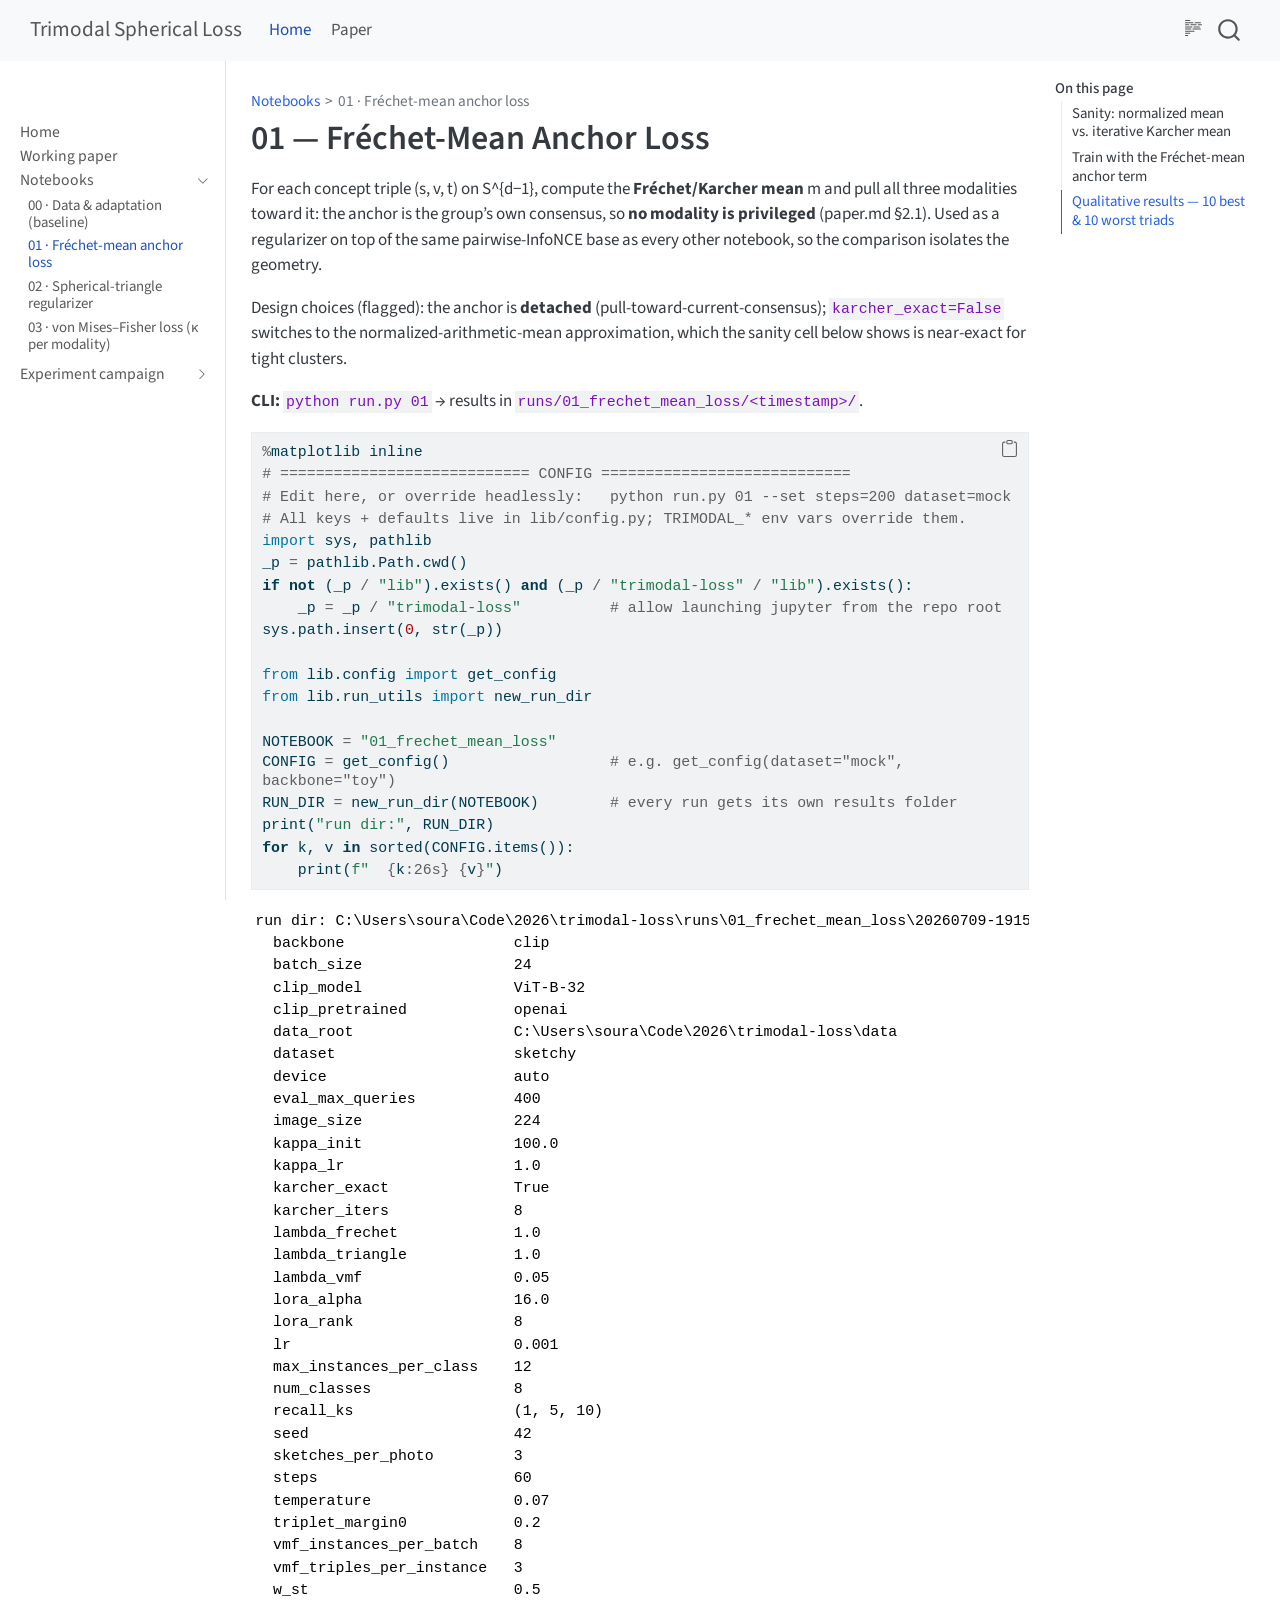
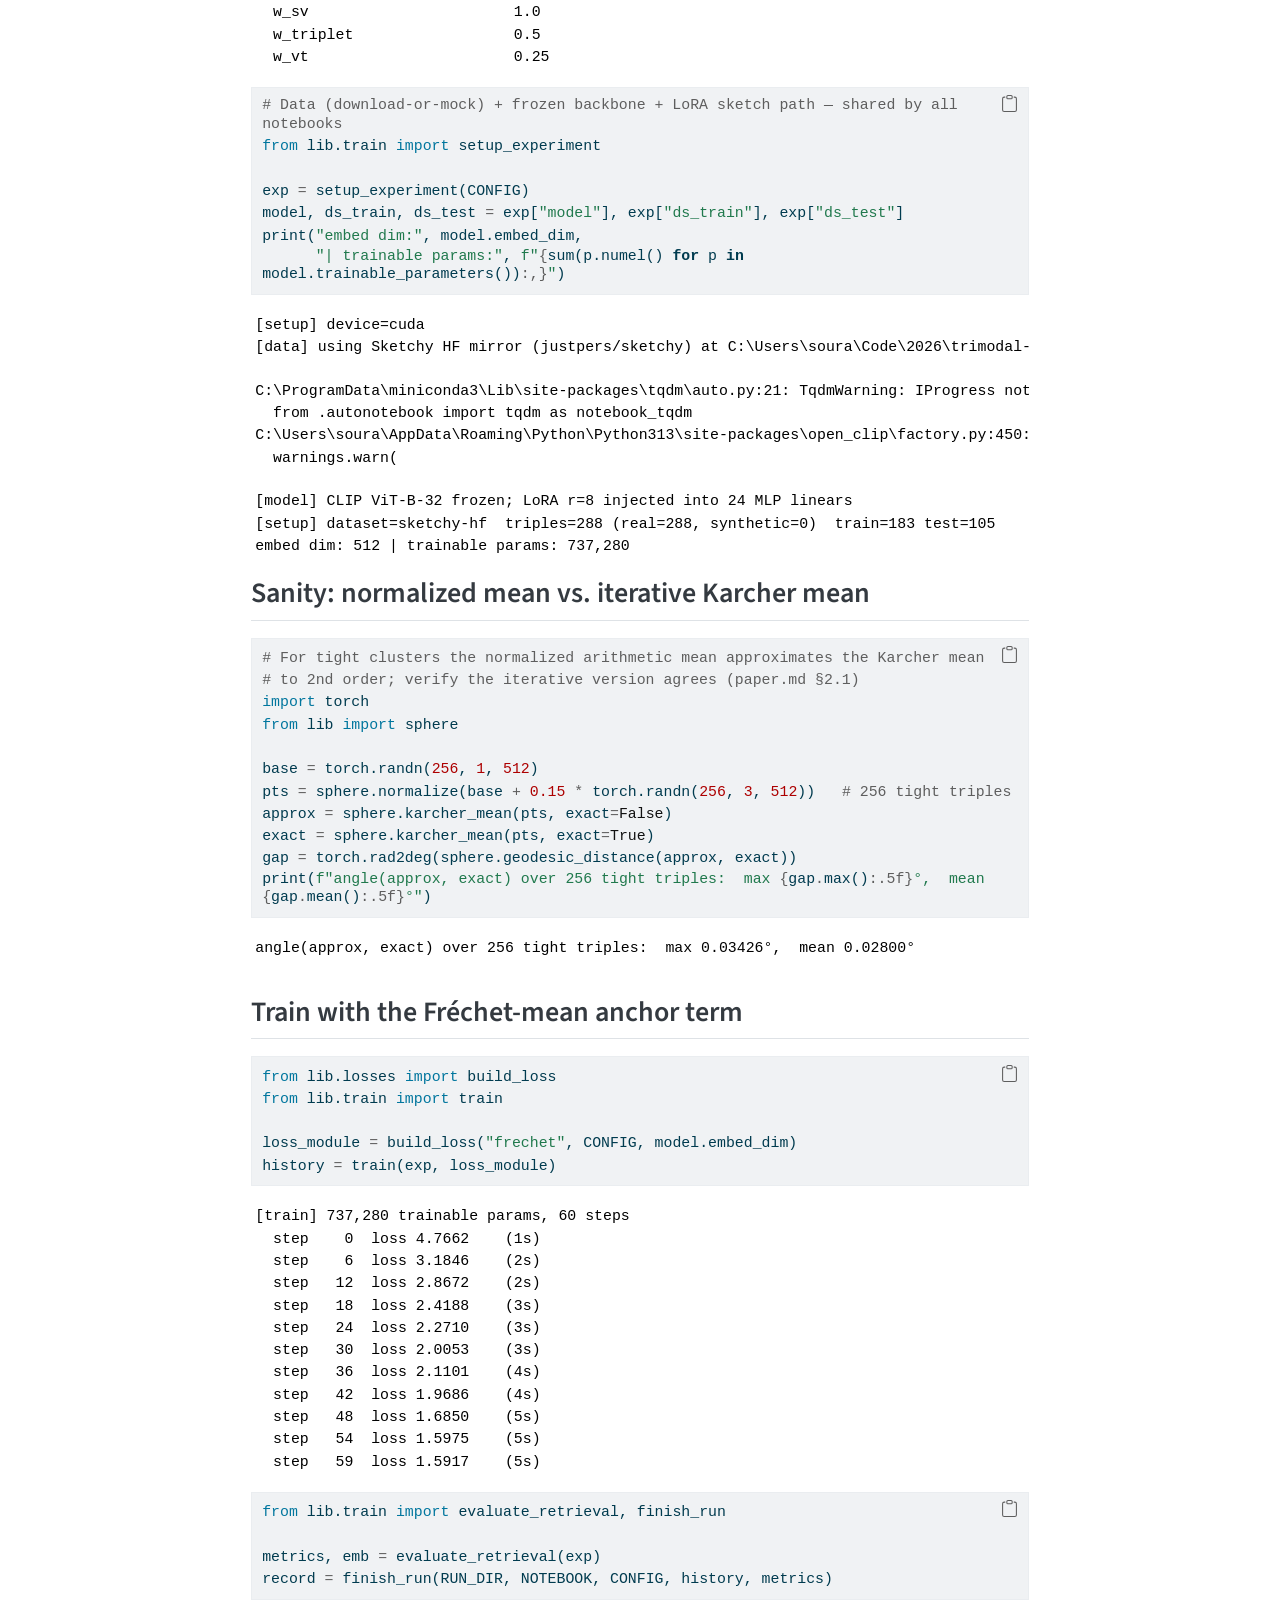
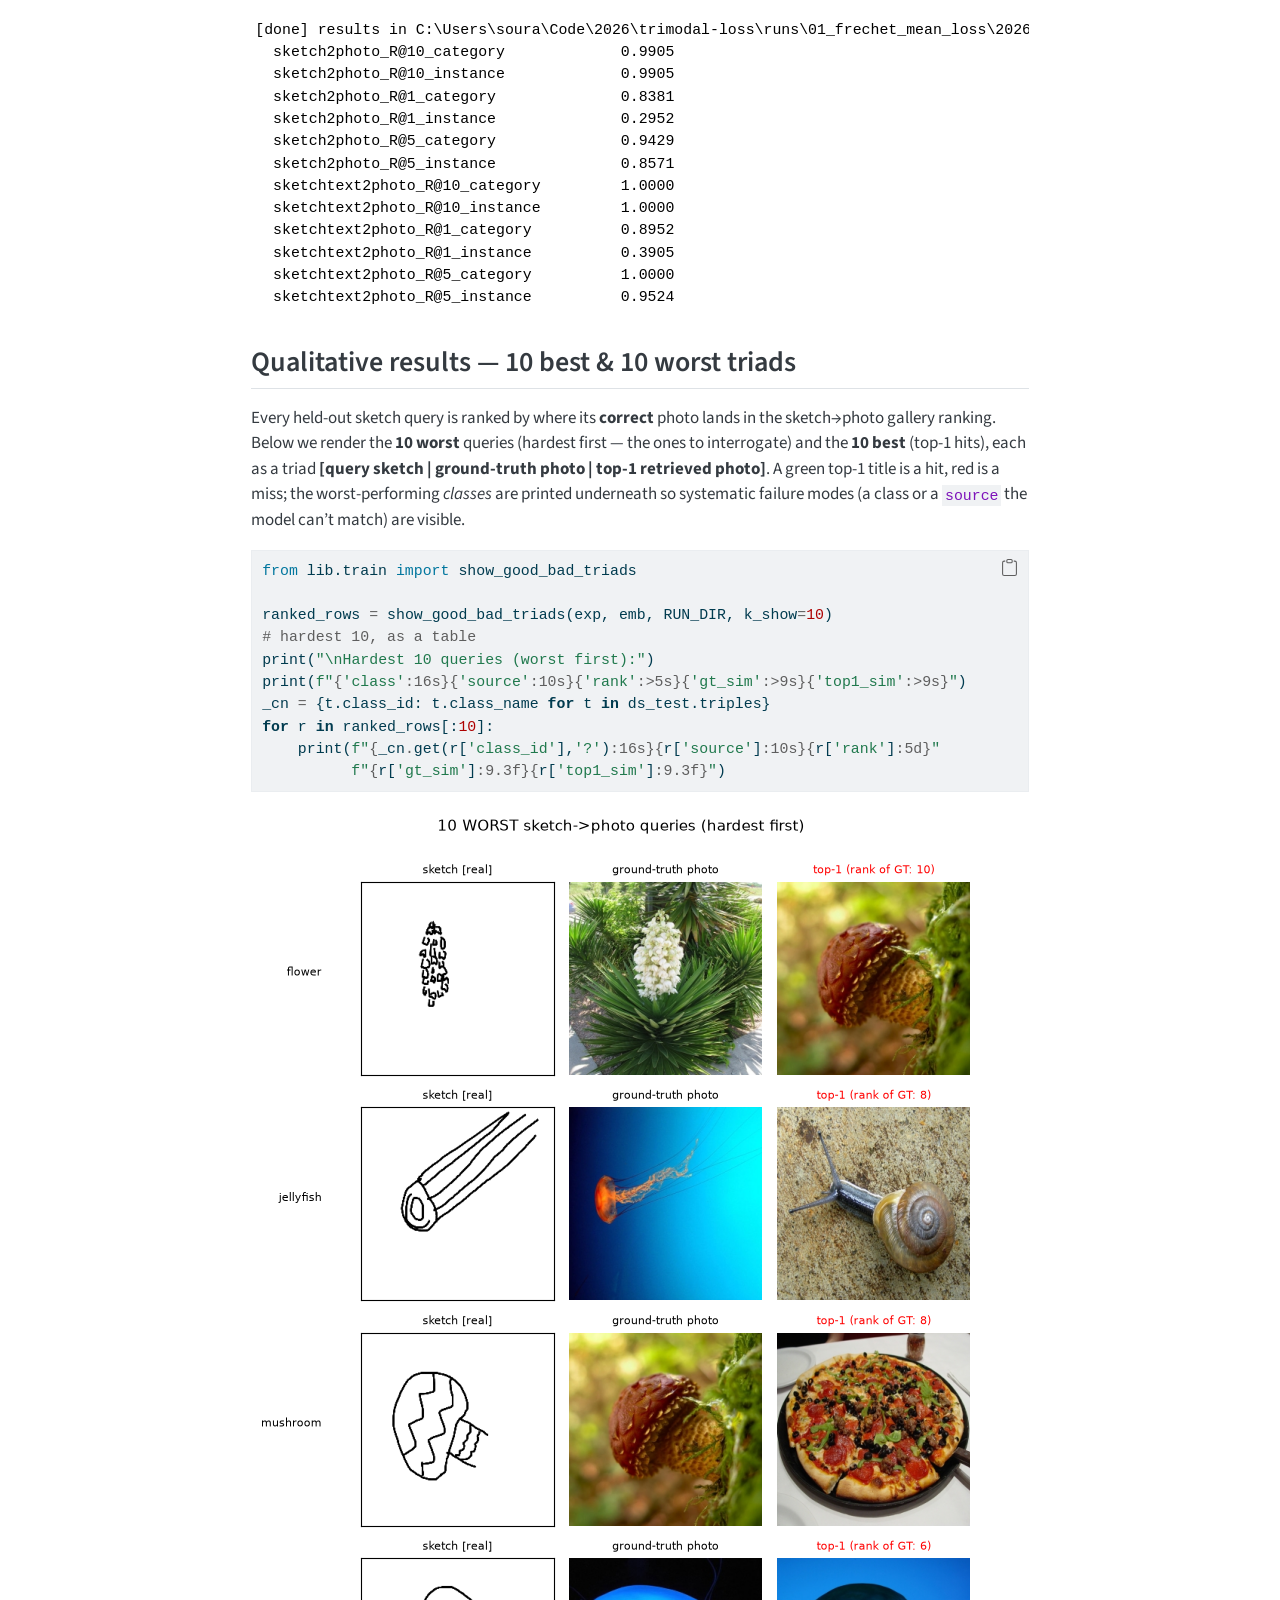
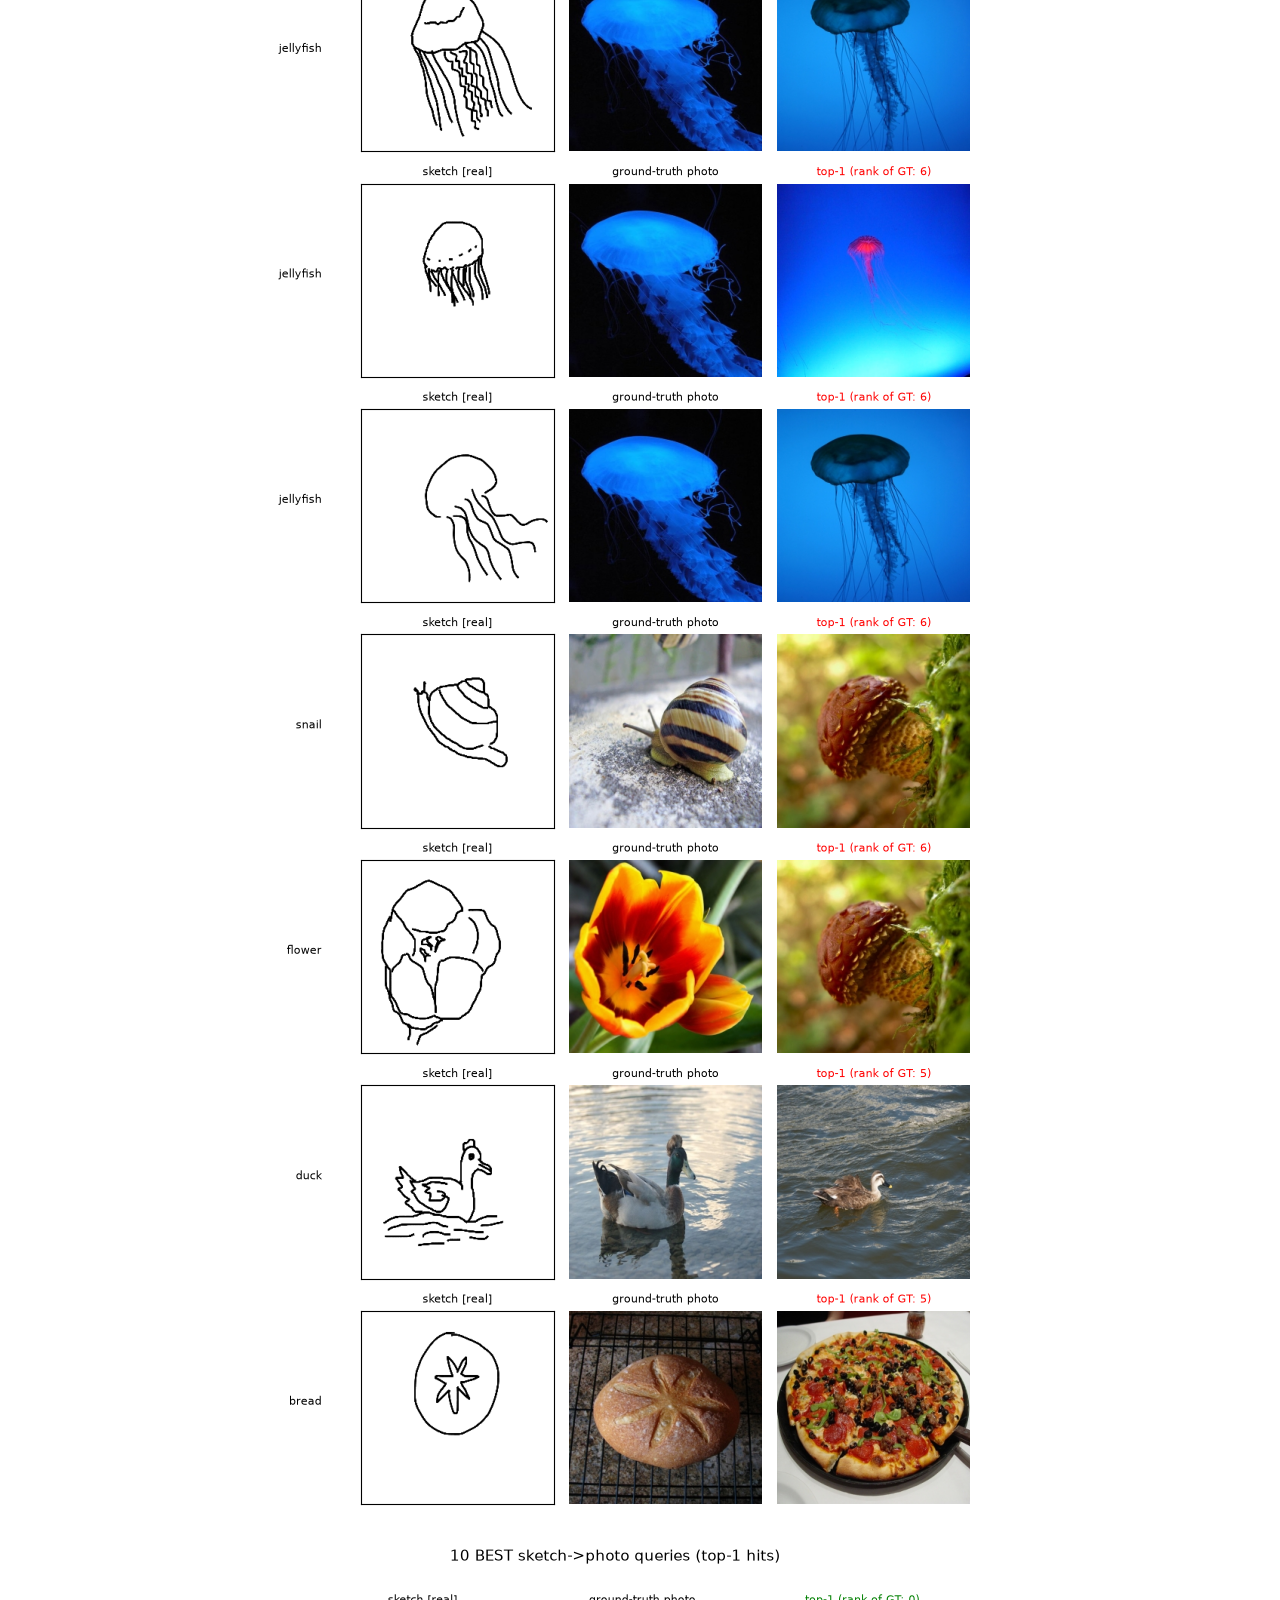
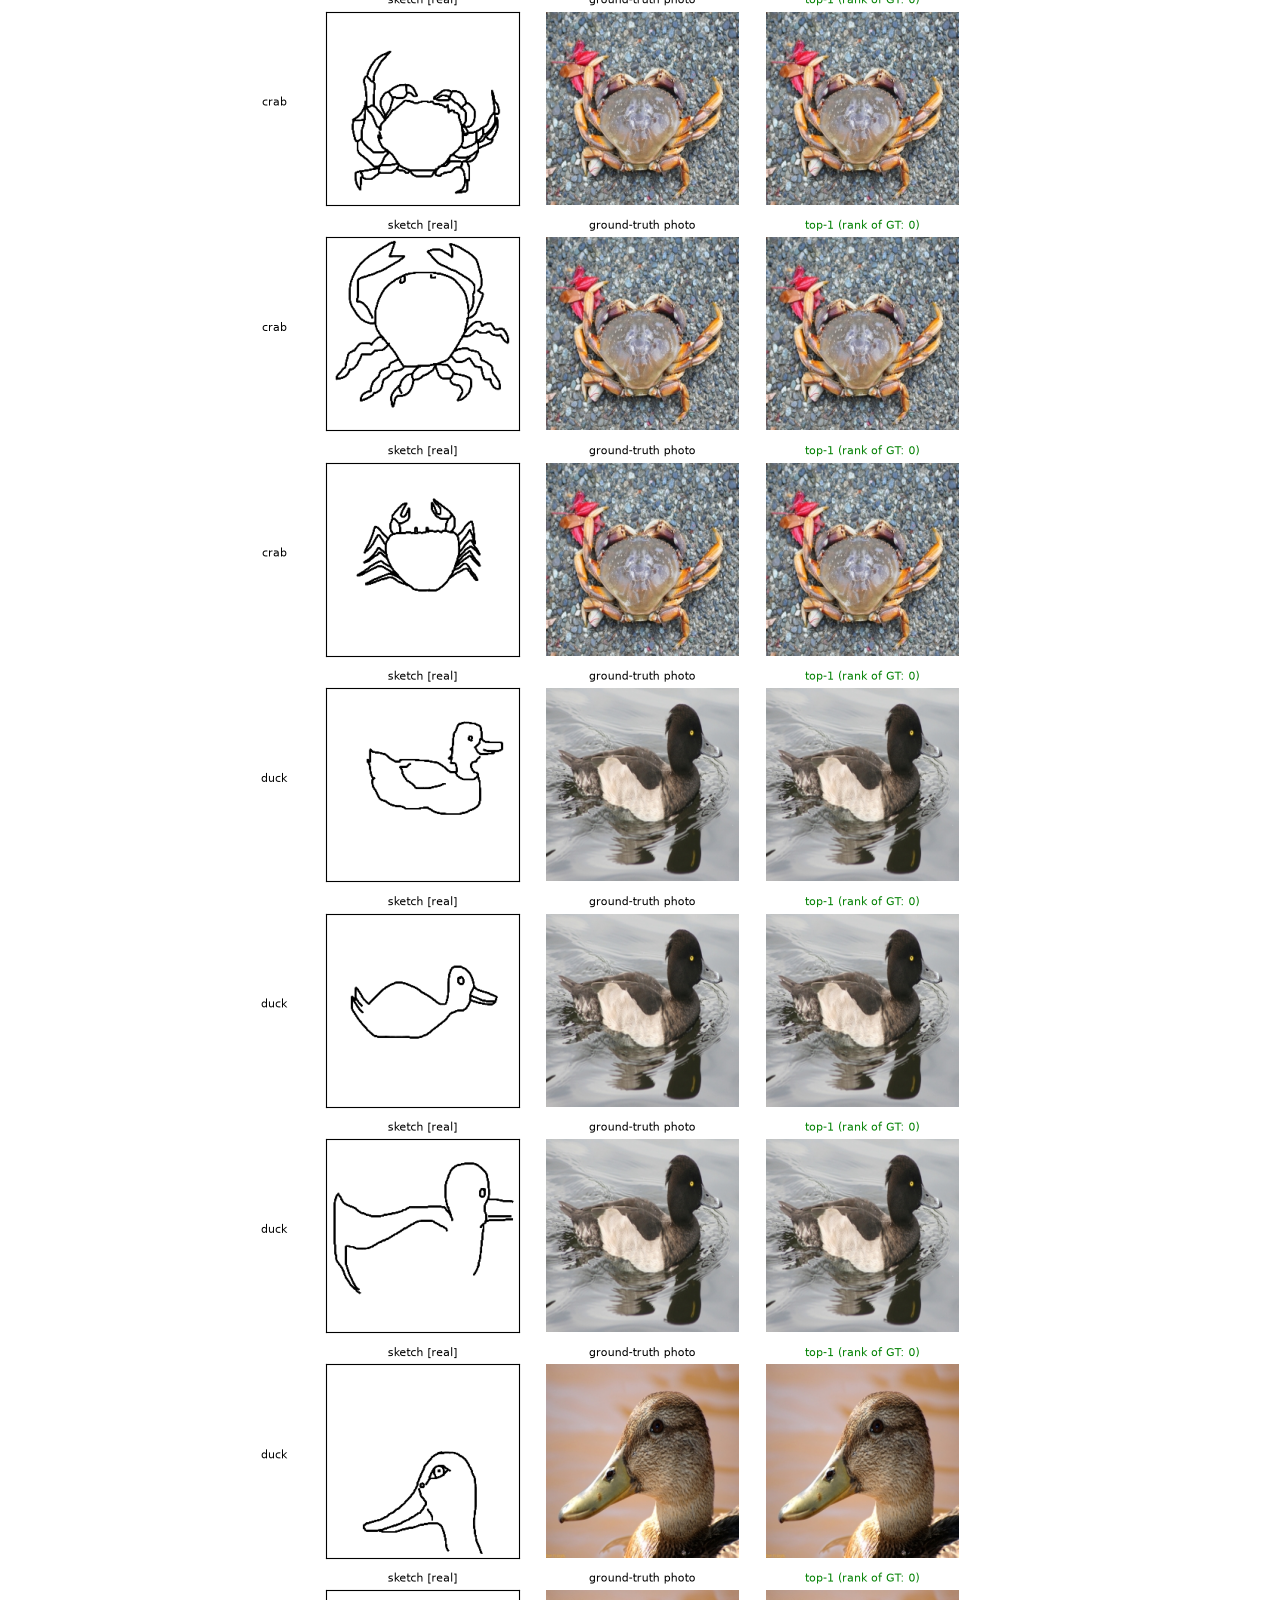
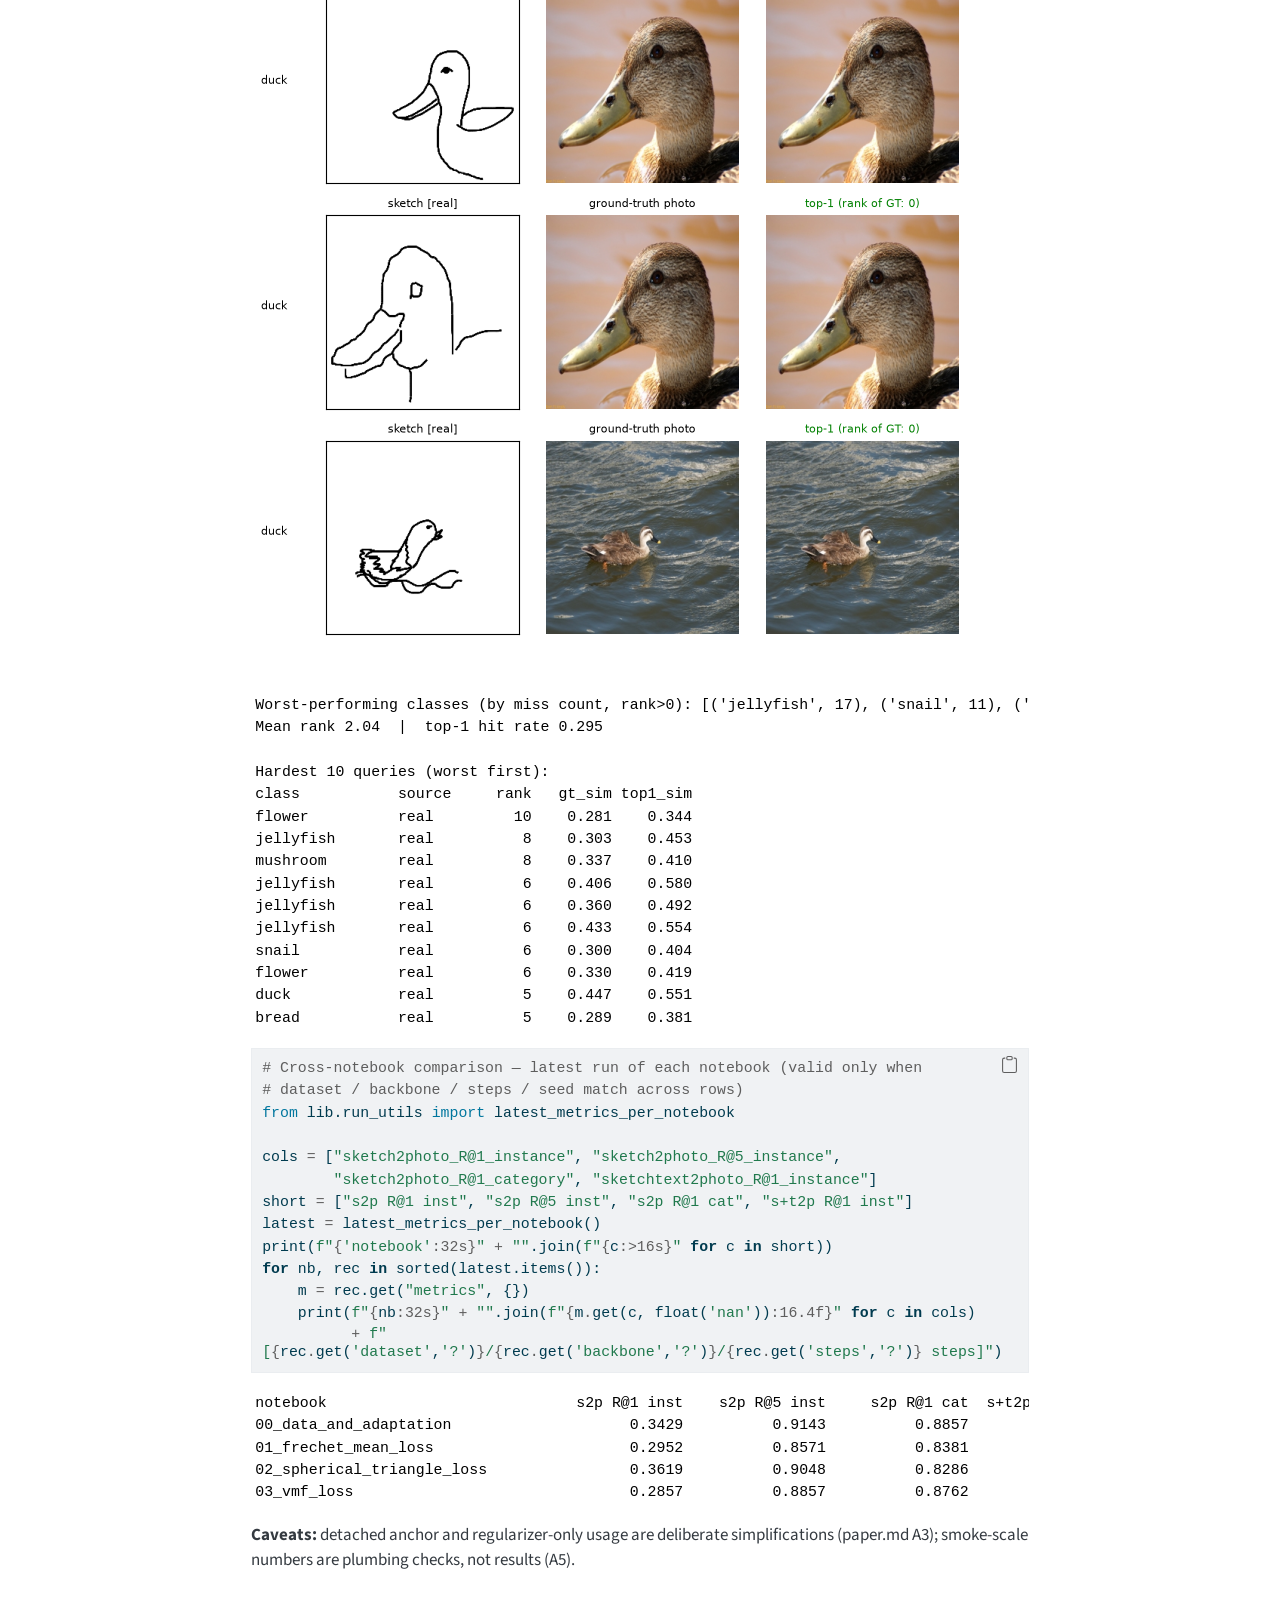
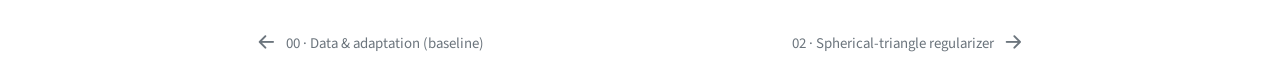
<file: 01_frechet_mean_loss.html>
<!DOCTYPE html>
<html xmlns="http://www.w3.org/1999/xhtml" lang="en" xml:lang="en"><head>

<meta charset="utf-8">
<meta name="generator" content="quarto-1.9.38">

<meta name="viewport" content="width=device-width, initial-scale=1.0, user-scalable=yes">


<title>01 — Fréchet-Mean Anchor Loss – Trimodal Spherical Loss</title>
<style>
/* Default styles provided by pandoc.
** See https://pandoc.org/MANUAL.html#variables-for-html for config info.
*/
code{white-space: pre-wrap;}
span.smallcaps{font-variant: small-caps;}
div.columns{display: flex; gap: min(4vw, 1.5em);}
div.column{flex: auto; overflow-x: auto;}
div.hanging-indent{margin-left: 1.5em; text-indent: -1.5em;}
ul.task-list{list-style: none;}
ul.task-list li input[type="checkbox"] {
  width: 0.8em;
  margin: 0 0.8em 0.2em -1em; /* quarto-specific, see https://github.com/quarto-dev/quarto-cli/issues/4556 */ 
  vertical-align: middle;
}
/* CSS for syntax highlighting */
html { -webkit-text-size-adjust: 100%; }
pre > code.sourceCode { white-space: pre; position: relative; }
pre > code.sourceCode > span { display: inline-block; line-height: 1.25; }
pre > code.sourceCode > span:empty { height: 1.2em; }
.sourceCode { overflow: visible; }
code.sourceCode > span { color: inherit; text-decoration: inherit; }
div.sourceCode { margin: 1em 0; }
pre.sourceCode { margin: 0; }
@media screen {
div.sourceCode { overflow: auto; }
}
@media print {
pre > code.sourceCode { white-space: pre-wrap; }
pre > code.sourceCode > span { text-indent: -5em; padding-left: 5em; }
}
pre.numberSource code
  { counter-reset: source-line 0; }
pre.numberSource code > span
  { position: relative; left: -4em; counter-increment: source-line; }
pre.numberSource code > span > a:first-child::before
  { content: counter(source-line);
    position: relative; left: -1em; text-align: right; vertical-align: baseline;
    border: none; display: inline-block;
    -webkit-touch-callout: none; -webkit-user-select: none;
    -khtml-user-select: none; -moz-user-select: none;
    -ms-user-select: none; user-select: none;
    padding: 0 4px; width: 4em;
  }
pre.numberSource { margin-left: 3em;  padding-left: 4px; }
div.sourceCode
  {   }
@media screen {
pre > code.sourceCode > span > a:first-child::before { text-decoration: underline; }
}
</style>


<script src="site_libs/quarto-nav/quarto-nav.js"></script>
<script src="site_libs/quarto-nav/headroom.min.js"></script>
<script src="site_libs/clipboard/clipboard.min.js"></script>
<script src="site_libs/quarto-search/autocomplete.umd.js"></script>
<script src="site_libs/quarto-search/fuse.min.js"></script>
<script src="site_libs/quarto-search/quarto-search.js"></script>
<meta name="quarto:offset" content="./">
<link href="./02_spherical_triangle_loss.html" rel="next">
<link href="./00_data_and_adaptation.html" rel="prev">
<script src="site_libs/quarto-html/quarto.js" type="module"></script>
<script src="site_libs/quarto-html/tabsets/tabsets.js" type="module"></script>
<script src="site_libs/quarto-html/popper.min.js"></script>
<script src="site_libs/quarto-html/tippy.umd.min.js"></script>
<script src="site_libs/quarto-html/anchor.min.js"></script>
<link href="site_libs/quarto-html/tippy.css" rel="stylesheet">
<link href="site_libs/quarto-html/quarto-syntax-highlighting-15634bcf2e68342d4ad2dfa704d543f6.css" rel="stylesheet" id="quarto-text-highlighting-styles">
<script src="site_libs/bootstrap/bootstrap.min.js"></script>
<link href="site_libs/bootstrap/bootstrap-icons.css" rel="stylesheet">
<link href="site_libs/bootstrap/bootstrap-fd6c97ee6dae9fb3bde4de74a669a8cf.min.css" rel="stylesheet" append-hash="true" id="quarto-bootstrap" data-mode="light">
<script id="quarto-search-options" type="application/json">{
  "location": "navbar",
  "copy-button": false,
  "collapse-after": 3,
  "panel-placement": "end",
  "type": "overlay",
  "limit": 50,
  "keyboard-shortcut": [
    "f",
    "/",
    "s"
  ],
  "show-item-context": false,
  "language": {
    "search-no-results-text": "No results",
    "search-matching-documents-text": "matching documents",
    "search-copy-link-title": "Copy link to search",
    "search-hide-matches-text": "Hide additional matches",
    "search-more-match-text": "more match in this document",
    "search-more-matches-text": "more matches in this document",
    "search-clear-button-title": "Clear",
    "search-text-placeholder": "",
    "search-detached-cancel-button-title": "Cancel",
    "search-submit-button-title": "Submit",
    "search-label": "Search"
  }
}</script>


</head>

<body class="nav-sidebar docked nav-fixed quarto-light">

<div id="quarto-search-results"></div>
  <header id="quarto-header" class="headroom fixed-top">
    <nav class="navbar navbar-expand-lg " data-bs-theme="dark">
      <div class="navbar-container container-fluid">
      <div class="navbar-brand-container mx-auto">
    <a class="navbar-brand" href="./index.html">
    <span class="navbar-title">Trimodal Spherical Loss</span>
    </a>
  </div>
            <div id="quarto-search" class="" title="Search"></div>
          <button class="navbar-toggler" type="button" data-bs-toggle="collapse" data-bs-target="#navbarCollapse" aria-controls="navbarCollapse" role="menu" aria-expanded="false" aria-label="Toggle navigation" onclick="if (window.quartoToggleHeadroom) { window.quartoToggleHeadroom(); }">
  <span class="navbar-toggler-icon"></span>
</button>
          <div class="collapse navbar-collapse" id="navbarCollapse">
            <ul class="navbar-nav navbar-nav-scroll me-auto">
  <li class="nav-item">
    <a class="nav-link active" href="./index.html" aria-current="page"> 
<span class="menu-text">Home</span></a>
  </li>  
  <li class="nav-item">
    <a class="nav-link" href="./paper.html"> 
<span class="menu-text">Paper</span></a>
  </li>  
</ul>
          </div> <!-- /navcollapse -->
            <div class="quarto-navbar-tools">
  <a href="" class="quarto-reader-toggle quarto-navigation-tool px-1" onclick="window.quartoToggleReader(); return false;" title="Toggle reader mode">
  <div class="quarto-reader-toggle-btn">
  <i class="bi"></i>
  </div>
</a>
</div>
      </div> <!-- /container-fluid -->
    </nav>
  <nav class="quarto-secondary-nav">
    <div class="container-fluid d-flex">
      <button type="button" class="quarto-btn-toggle btn" data-bs-toggle="collapse" role="button" data-bs-target=".quarto-sidebar-collapse-item" aria-controls="quarto-sidebar" aria-expanded="false" aria-label="Toggle sidebar navigation" onclick="if (window.quartoToggleHeadroom) { window.quartoToggleHeadroom(); }">
        <i class="bi bi-layout-text-sidebar-reverse"></i>
      </button>
        <nav class="quarto-page-breadcrumbs" aria-label="breadcrumb"><ol class="breadcrumb"><li class="breadcrumb-item"><a href="./00_data_and_adaptation.html">Notebooks</a></li><li class="breadcrumb-item"><a href="./01_frechet_mean_loss.html">01 · Fréchet-mean anchor loss</a></li></ol></nav>
        <a class="flex-grow-1" role="navigation" data-bs-toggle="collapse" data-bs-target=".quarto-sidebar-collapse-item" aria-controls="quarto-sidebar" aria-expanded="false" aria-label="Toggle sidebar navigation" onclick="if (window.quartoToggleHeadroom) { window.quartoToggleHeadroom(); }">      
        </a>
      <button type="button" class="btn quarto-search-button" aria-label="Search" onclick="window.quartoOpenSearch();">
        <i class="bi bi-search"></i>
      </button>
    </div>
  </nav>
</header>
<!-- content -->
<div id="quarto-content" class="quarto-container page-columns page-rows-contents page-layout-article page-navbar">
<!-- sidebar -->
  <nav id="quarto-sidebar" class="sidebar collapse collapse-horizontal quarto-sidebar-collapse-item sidebar-navigation docked overflow-auto">
        <div class="mt-2 flex-shrink-0 align-items-center">
        <div class="sidebar-search">
        <div id="quarto-search" class="" title="Search"></div>
        </div>
        </div>
    <div class="sidebar-menu-container"> 
    <ul class="list-unstyled mt-1">
        <li class="sidebar-item">
  <div class="sidebar-item-container"> 
  <a href="./index.html" class="sidebar-item-text sidebar-link">
 <span class="menu-text">Home</span></a>
  </div>
</li>
        <li class="sidebar-item">
  <div class="sidebar-item-container"> 
  <a href="./paper.html" class="sidebar-item-text sidebar-link">
 <span class="menu-text">Working paper</span></a>
  </div>
</li>
        <li class="sidebar-item sidebar-item-section">
      <div class="sidebar-item-container"> 
            <a class="sidebar-item-text sidebar-link text-start" data-bs-toggle="collapse" data-bs-target="#quarto-sidebar-section-1" role="navigation" aria-expanded="true">
 <span class="menu-text">Notebooks</span></a>
          <a class="sidebar-item-toggle text-start" data-bs-toggle="collapse" data-bs-target="#quarto-sidebar-section-1" role="navigation" aria-expanded="true" aria-label="Toggle section">
            <i class="bi bi-chevron-right ms-2"></i>
          </a> 
      </div>
      <ul id="quarto-sidebar-section-1" class="collapse list-unstyled sidebar-section depth1 show">  
          <li class="sidebar-item">
  <div class="sidebar-item-container"> 
  <a href="./00_data_and_adaptation.html" class="sidebar-item-text sidebar-link">
 <span class="menu-text">00 · Data &amp; adaptation (baseline)</span></a>
  </div>
</li>
          <li class="sidebar-item">
  <div class="sidebar-item-container"> 
  <a href="./01_frechet_mean_loss.html" class="sidebar-item-text sidebar-link active">
 <span class="menu-text">01 · Fréchet-mean anchor loss</span></a>
  </div>
</li>
          <li class="sidebar-item">
  <div class="sidebar-item-container"> 
  <a href="./02_spherical_triangle_loss.html" class="sidebar-item-text sidebar-link">
 <span class="menu-text">02 · Spherical-triangle regularizer</span></a>
  </div>
</li>
          <li class="sidebar-item">
  <div class="sidebar-item-container"> 
  <a href="./03_vmf_loss.html" class="sidebar-item-text sidebar-link">
 <span class="menu-text">03 · von Mises–Fisher loss (κ per modality)</span></a>
  </div>
</li>
      </ul>
  </li>
        <li class="sidebar-item sidebar-item-section">
      <div class="sidebar-item-container"> 
            <a class="sidebar-item-text sidebar-link text-start collapsed" data-bs-toggle="collapse" data-bs-target="#quarto-sidebar-section-2" role="navigation" aria-expanded="false">
 <span class="menu-text">Experiment campaign</span></a>
          <a class="sidebar-item-toggle text-start collapsed" data-bs-toggle="collapse" data-bs-target="#quarto-sidebar-section-2" role="navigation" aria-expanded="false" aria-label="Toggle section">
            <i class="bi bi-chevron-right ms-2"></i>
          </a> 
      </div>
      <ul id="quarto-sidebar-section-2" class="collapse list-unstyled sidebar-section depth1 ">  
          <li class="sidebar-item">
  <div class="sidebar-item-container"> 
  <a href="./docs/exp1_SCALE_plan_and_observation.html" class="sidebar-item-text sidebar-link">
 <span class="menu-text">EXP1 · SCALE</span></a>
  </div>
</li>
          <li class="sidebar-item">
  <div class="sidebar-item-container"> 
  <a href="./docs/exp2_WEIGH_plan_and_observation.html" class="sidebar-item-text sidebar-link">
 <span class="menu-text">EXP2 · WEIGH</span></a>
  </div>
</li>
          <li class="sidebar-item">
  <div class="sidebar-item-container"> 
  <a href="./docs/exp3_KAPPA_plan_and_observation.html" class="sidebar-item-text sidebar-link">
 <span class="menu-text">EXP3 · KAPPA</span></a>
  </div>
</li>
          <li class="sidebar-item">
  <div class="sidebar-item-container"> 
  <a href="./docs/exp4_SHAPE_plan_and_observation.html" class="sidebar-item-text sidebar-link">
 <span class="menu-text">EXP4 · SHAPE</span></a>
  </div>
</li>
          <li class="sidebar-item">
  <div class="sidebar-item-container"> 
  <a href="./docs/exp5_SCENE_plan_and_observation.html" class="sidebar-item-text sidebar-link">
 <span class="menu-text">EXP5 · SCENE</span></a>
  </div>
</li>
      </ul>
  </li>
    </ul>
    </div>
</nav>
<div id="quarto-sidebar-glass" class="quarto-sidebar-collapse-item" data-bs-toggle="collapse" data-bs-target=".quarto-sidebar-collapse-item"></div>
<!-- margin-sidebar -->
    <div id="quarto-margin-sidebar" class="sidebar margin-sidebar">
        <nav id="TOC" role="doc-toc" class="toc-active">
    <h2 id="toc-title">On this page</h2>
   
  <ul class="collapse">
  <li><a href="#sanity-normalized-mean-vs.-iterative-karcher-mean" id="toc-sanity-normalized-mean-vs.-iterative-karcher-mean" class="nav-link active" data-scroll-target="#sanity-normalized-mean-vs.-iterative-karcher-mean">Sanity: normalized mean vs.&nbsp;iterative Karcher mean</a></li>
  <li><a href="#train-with-the-fréchet-mean-anchor-term" id="toc-train-with-the-fréchet-mean-anchor-term" class="nav-link" data-scroll-target="#train-with-the-fréchet-mean-anchor-term">Train with the Fréchet-mean anchor term</a></li>
  <li><a href="#qualitative-results-10-best-10-worst-triads" id="toc-qualitative-results-10-best-10-worst-triads" class="nav-link" data-scroll-target="#qualitative-results-10-best-10-worst-triads">Qualitative results — 10 best &amp; 10 worst triads</a></li>
  </ul>
</nav>
    </div>
<!-- main -->
<main class="content" id="quarto-document-content">

<header id="title-block-header" class="quarto-title-block default"><nav class="quarto-page-breadcrumbs quarto-title-breadcrumbs d-none d-lg-block" aria-label="breadcrumb"><ol class="breadcrumb"><li class="breadcrumb-item"><a href="./00_data_and_adaptation.html">Notebooks</a></li><li class="breadcrumb-item"><a href="./01_frechet_mean_loss.html">01 · Fréchet-mean anchor loss</a></li></ol></nav>
<div class="quarto-title">
<h1 class="title">01 — Fréchet-Mean Anchor Loss</h1>
</div>



<div class="quarto-title-meta">

    
  
    
  </div>
  


</header>


<p>For each concept triple (s, v, t) on S^{d−1}, compute the <strong>Fréchet/Karcher mean</strong> m and pull all three modalities toward it: the anchor is the group’s own consensus, so <strong>no modality is privileged</strong> (paper.md §2.1). Used as a regularizer on top of the same pairwise-InfoNCE base as every other notebook, so the comparison isolates the geometry.</p>
<p>Design choices (flagged): the anchor is <strong>detached</strong> (pull-toward-current-consensus); <code>karcher_exact=False</code> switches to the normalized-arithmetic-mean approximation, which the sanity cell below shows is near-exact for tight clusters.</p>
<p><strong>CLI:</strong> <code>python run.py 01</code> → results in <code>runs/01_frechet_mean_loss/&lt;timestamp&gt;/</code>.</p>
<div id="65c8cf96" class="cell" data-quarto-private-1="{&quot;key&quot;:&quot;execution&quot;,&quot;value&quot;:{&quot;iopub.execute_input&quot;:&quot;2026-07-09T18:15:22.753095Z&quot;,&quot;iopub.status.busy&quot;:&quot;2026-07-09T18:15:22.752904Z&quot;,&quot;iopub.status.idle&quot;:&quot;2026-07-09T18:15:24.400278Z&quot;,&quot;shell.execute_reply&quot;:&quot;2026-07-09T18:15:24.399752Z&quot;}}" data-execution_count="1">
<div class="code-copy-outer-scaffold"><div class="sourceCode cell-code" id="cb1"><pre class="sourceCode python code-with-copy"><code class="sourceCode python"><span id="cb1-1"><a href="#cb1-1" aria-hidden="true" tabindex="-1"></a><span class="op">%</span>matplotlib inline</span>
<span id="cb1-2"><a href="#cb1-2" aria-hidden="true" tabindex="-1"></a><span class="co"># ============================ CONFIG ============================</span></span>
<span id="cb1-3"><a href="#cb1-3" aria-hidden="true" tabindex="-1"></a><span class="co"># Edit here, or override headlessly:   python run.py 01 --set steps=200 dataset=mock</span></span>
<span id="cb1-4"><a href="#cb1-4" aria-hidden="true" tabindex="-1"></a><span class="co"># All keys + defaults live in lib/config.py; TRIMODAL_* env vars override them.</span></span>
<span id="cb1-5"><a href="#cb1-5" aria-hidden="true" tabindex="-1"></a><span class="im">import</span> sys, pathlib</span>
<span id="cb1-6"><a href="#cb1-6" aria-hidden="true" tabindex="-1"></a>_p <span class="op">=</span> pathlib.Path.cwd()</span>
<span id="cb1-7"><a href="#cb1-7" aria-hidden="true" tabindex="-1"></a><span class="cf">if</span> <span class="kw">not</span> (_p <span class="op">/</span> <span class="st">"lib"</span>).exists() <span class="kw">and</span> (_p <span class="op">/</span> <span class="st">"trimodal-loss"</span> <span class="op">/</span> <span class="st">"lib"</span>).exists():</span>
<span id="cb1-8"><a href="#cb1-8" aria-hidden="true" tabindex="-1"></a>    _p <span class="op">=</span> _p <span class="op">/</span> <span class="st">"trimodal-loss"</span>          <span class="co"># allow launching jupyter from the repo root</span></span>
<span id="cb1-9"><a href="#cb1-9" aria-hidden="true" tabindex="-1"></a>sys.path.insert(<span class="dv">0</span>, <span class="bu">str</span>(_p))</span>
<span id="cb1-10"><a href="#cb1-10" aria-hidden="true" tabindex="-1"></a></span>
<span id="cb1-11"><a href="#cb1-11" aria-hidden="true" tabindex="-1"></a><span class="im">from</span> lib.config <span class="im">import</span> get_config</span>
<span id="cb1-12"><a href="#cb1-12" aria-hidden="true" tabindex="-1"></a><span class="im">from</span> lib.run_utils <span class="im">import</span> new_run_dir</span>
<span id="cb1-13"><a href="#cb1-13" aria-hidden="true" tabindex="-1"></a></span>
<span id="cb1-14"><a href="#cb1-14" aria-hidden="true" tabindex="-1"></a>NOTEBOOK <span class="op">=</span> <span class="st">"01_frechet_mean_loss"</span></span>
<span id="cb1-15"><a href="#cb1-15" aria-hidden="true" tabindex="-1"></a>CONFIG <span class="op">=</span> get_config()                  <span class="co"># e.g. get_config(dataset="mock", backbone="toy")</span></span>
<span id="cb1-16"><a href="#cb1-16" aria-hidden="true" tabindex="-1"></a>RUN_DIR <span class="op">=</span> new_run_dir(NOTEBOOK)        <span class="co"># every run gets its own results folder</span></span>
<span id="cb1-17"><a href="#cb1-17" aria-hidden="true" tabindex="-1"></a><span class="bu">print</span>(<span class="st">"run dir:"</span>, RUN_DIR)</span>
<span id="cb1-18"><a href="#cb1-18" aria-hidden="true" tabindex="-1"></a><span class="cf">for</span> k, v <span class="kw">in</span> <span class="bu">sorted</span>(CONFIG.items()):</span>
<span id="cb1-19"><a href="#cb1-19" aria-hidden="true" tabindex="-1"></a>    <span class="bu">print</span>(<span class="ss">f"  </span><span class="sc">{</span>k<span class="sc">:26s}</span><span class="ss"> </span><span class="sc">{</span>v<span class="sc">}</span><span class="ss">"</span>)</span></code></pre></div><button title="Copy to Clipboard" class="code-copy-button"><i class="bi"></i></button></div>
<div class="cell-output cell-output-stdout">
<pre><code>run dir: C:\Users\soura\Code\2026\trimodal-loss\runs\01_frechet_mean_loss\20260709-191521
  backbone                   clip
  batch_size                 24
  clip_model                 ViT-B-32
  clip_pretrained            openai
  data_root                  C:\Users\soura\Code\2026\trimodal-loss\data
  dataset                    sketchy
  device                     auto
  eval_max_queries           400
  image_size                 224
  kappa_init                 100.0
  kappa_lr                   1.0
  karcher_exact              True
  karcher_iters              8
  lambda_frechet             1.0
  lambda_triangle            1.0
  lambda_vmf                 0.05
  lora_alpha                 16.0
  lora_rank                  8
  lr                         0.001
  max_instances_per_class    12
  num_classes                8
  recall_ks                  (1, 5, 10)
  seed                       42
  sketches_per_photo         3
  steps                      60
  temperature                0.07
  triplet_margin0            0.2
  vmf_instances_per_batch    8
  vmf_triples_per_instance   3
  w_st                       0.5
  w_sv                       1.0
  w_triplet                  0.5
  w_vt                       0.25</code></pre>
</div>
</div>
<div id="b3183f44" class="cell" data-quarto-private-1="{&quot;key&quot;:&quot;execution&quot;,&quot;value&quot;:{&quot;iopub.execute_input&quot;:&quot;2026-07-09T18:15:24.401549Z&quot;,&quot;iopub.status.busy&quot;:&quot;2026-07-09T18:15:24.401286Z&quot;,&quot;iopub.status.idle&quot;:&quot;2026-07-09T18:15:29.156443Z&quot;,&quot;shell.execute_reply&quot;:&quot;2026-07-09T18:15:29.155672Z&quot;}}" data-execution_count="2">
<div class="code-copy-outer-scaffold"><div class="sourceCode cell-code" id="cb3"><pre class="sourceCode python code-with-copy"><code class="sourceCode python"><span id="cb3-1"><a href="#cb3-1" aria-hidden="true" tabindex="-1"></a><span class="co"># Data (download-or-mock) + frozen backbone + LoRA sketch path — shared by all notebooks</span></span>
<span id="cb3-2"><a href="#cb3-2" aria-hidden="true" tabindex="-1"></a><span class="im">from</span> lib.train <span class="im">import</span> setup_experiment</span>
<span id="cb3-3"><a href="#cb3-3" aria-hidden="true" tabindex="-1"></a></span>
<span id="cb3-4"><a href="#cb3-4" aria-hidden="true" tabindex="-1"></a>exp <span class="op">=</span> setup_experiment(CONFIG)</span>
<span id="cb3-5"><a href="#cb3-5" aria-hidden="true" tabindex="-1"></a>model, ds_train, ds_test <span class="op">=</span> exp[<span class="st">"model"</span>], exp[<span class="st">"ds_train"</span>], exp[<span class="st">"ds_test"</span>]</span>
<span id="cb3-6"><a href="#cb3-6" aria-hidden="true" tabindex="-1"></a><span class="bu">print</span>(<span class="st">"embed dim:"</span>, model.embed_dim,</span>
<span id="cb3-7"><a href="#cb3-7" aria-hidden="true" tabindex="-1"></a>      <span class="st">"| trainable params:"</span>, <span class="ss">f"</span><span class="sc">{</span><span class="bu">sum</span>(p.numel() <span class="cf">for</span> p <span class="kw">in</span> model.trainable_parameters())<span class="sc">:,}</span><span class="ss">"</span>)</span></code></pre></div><button title="Copy to Clipboard" class="code-copy-button"><i class="bi"></i></button></div>
<div class="cell-output cell-output-stdout">
<pre><code>[setup] device=cuda
[data] using Sketchy HF mirror (justpers/sketchy) at C:\Users\soura\Code\2026\trimodal-loss\data\sketchy_hf — real human sketches, GENERATED captions (pseudo-text)</code></pre>
</div>
<div class="cell-output cell-output-stderr">
<pre><code>C:\ProgramData\miniconda3\Lib\site-packages\tqdm\auto.py:21: TqdmWarning: IProgress not found. Please update jupyter and ipywidgets. See https://ipywidgets.readthedocs.io/en/stable/user_install.html
  from .autonotebook import tqdm as notebook_tqdm
C:\Users\soura\AppData\Roaming\Python\Python313\site-packages\open_clip\factory.py:450: UserWarning: QuickGELU mismatch between final model config (quick_gelu=False) and pretrained tag 'openai' (quick_gelu=True).
  warnings.warn(</code></pre>
</div>
<div class="cell-output cell-output-stdout">
<pre><code>[model] CLIP ViT-B-32 frozen; LoRA r=8 injected into 24 MLP linears
[setup] dataset=sketchy-hf  triples=288 (real=288, synthetic=0)  train=183 test=105
embed dim: 512 | trainable params: 737,280</code></pre>
</div>
</div>
<section id="sanity-normalized-mean-vs.-iterative-karcher-mean" class="level2">
<h2 class="anchored" data-anchor-id="sanity-normalized-mean-vs.-iterative-karcher-mean">Sanity: normalized mean vs.&nbsp;iterative Karcher mean</h2>
<div id="fbd81207" class="cell" data-quarto-private-1="{&quot;key&quot;:&quot;execution&quot;,&quot;value&quot;:{&quot;iopub.execute_input&quot;:&quot;2026-07-09T18:15:29.157955Z&quot;,&quot;iopub.status.busy&quot;:&quot;2026-07-09T18:15:29.157613Z&quot;,&quot;iopub.status.idle&quot;:&quot;2026-07-09T18:15:29.167876Z&quot;,&quot;shell.execute_reply&quot;:&quot;2026-07-09T18:15:29.167252Z&quot;}}" data-execution_count="3">
<div class="code-copy-outer-scaffold"><div class="sourceCode cell-code" id="cb7"><pre class="sourceCode python code-with-copy"><code class="sourceCode python"><span id="cb7-1"><a href="#cb7-1" aria-hidden="true" tabindex="-1"></a><span class="co"># For tight clusters the normalized arithmetic mean approximates the Karcher mean</span></span>
<span id="cb7-2"><a href="#cb7-2" aria-hidden="true" tabindex="-1"></a><span class="co"># to 2nd order; verify the iterative version agrees (paper.md §2.1)</span></span>
<span id="cb7-3"><a href="#cb7-3" aria-hidden="true" tabindex="-1"></a><span class="im">import</span> torch</span>
<span id="cb7-4"><a href="#cb7-4" aria-hidden="true" tabindex="-1"></a><span class="im">from</span> lib <span class="im">import</span> sphere</span>
<span id="cb7-5"><a href="#cb7-5" aria-hidden="true" tabindex="-1"></a></span>
<span id="cb7-6"><a href="#cb7-6" aria-hidden="true" tabindex="-1"></a>base <span class="op">=</span> torch.randn(<span class="dv">256</span>, <span class="dv">1</span>, <span class="dv">512</span>)</span>
<span id="cb7-7"><a href="#cb7-7" aria-hidden="true" tabindex="-1"></a>pts <span class="op">=</span> sphere.normalize(base <span class="op">+</span> <span class="fl">0.15</span> <span class="op">*</span> torch.randn(<span class="dv">256</span>, <span class="dv">3</span>, <span class="dv">512</span>))   <span class="co"># 256 tight triples</span></span>
<span id="cb7-8"><a href="#cb7-8" aria-hidden="true" tabindex="-1"></a>approx <span class="op">=</span> sphere.karcher_mean(pts, exact<span class="op">=</span><span class="va">False</span>)</span>
<span id="cb7-9"><a href="#cb7-9" aria-hidden="true" tabindex="-1"></a>exact <span class="op">=</span> sphere.karcher_mean(pts, exact<span class="op">=</span><span class="va">True</span>)</span>
<span id="cb7-10"><a href="#cb7-10" aria-hidden="true" tabindex="-1"></a>gap <span class="op">=</span> torch.rad2deg(sphere.geodesic_distance(approx, exact))</span>
<span id="cb7-11"><a href="#cb7-11" aria-hidden="true" tabindex="-1"></a><span class="bu">print</span>(<span class="ss">f"angle(approx, exact) over 256 tight triples:  max </span><span class="sc">{</span>gap<span class="sc">.</span><span class="bu">max</span>()<span class="sc">:.5f}</span><span class="ss">°,  mean </span><span class="sc">{</span>gap<span class="sc">.</span>mean()<span class="sc">:.5f}</span><span class="ss">°"</span>)</span></code></pre></div><button title="Copy to Clipboard" class="code-copy-button"><i class="bi"></i></button></div>
<div class="cell-output cell-output-stdout">
<pre><code>angle(approx, exact) over 256 tight triples:  max 0.03426°,  mean 0.02800°</code></pre>
</div>
</div>
</section>
<section id="train-with-the-fréchet-mean-anchor-term" class="level2">
<h2 class="anchored" data-anchor-id="train-with-the-fréchet-mean-anchor-term">Train with the Fréchet-mean anchor term</h2>
<div id="57329f79" class="cell" data-quarto-private-1="{&quot;key&quot;:&quot;execution&quot;,&quot;value&quot;:{&quot;iopub.execute_input&quot;:&quot;2026-07-09T18:15:29.169792Z&quot;,&quot;iopub.status.busy&quot;:&quot;2026-07-09T18:15:29.169409Z&quot;,&quot;iopub.status.idle&quot;:&quot;2026-07-09T18:15:34.523463Z&quot;,&quot;shell.execute_reply&quot;:&quot;2026-07-09T18:15:34.522726Z&quot;}}" data-execution_count="4">
<div class="code-copy-outer-scaffold"><div class="sourceCode cell-code" id="cb9"><pre class="sourceCode python code-with-copy"><code class="sourceCode python"><span id="cb9-1"><a href="#cb9-1" aria-hidden="true" tabindex="-1"></a><span class="im">from</span> lib.losses <span class="im">import</span> build_loss</span>
<span id="cb9-2"><a href="#cb9-2" aria-hidden="true" tabindex="-1"></a><span class="im">from</span> lib.train <span class="im">import</span> train</span>
<span id="cb9-3"><a href="#cb9-3" aria-hidden="true" tabindex="-1"></a></span>
<span id="cb9-4"><a href="#cb9-4" aria-hidden="true" tabindex="-1"></a>loss_module <span class="op">=</span> build_loss(<span class="st">"frechet"</span>, CONFIG, model.embed_dim)</span>
<span id="cb9-5"><a href="#cb9-5" aria-hidden="true" tabindex="-1"></a>history <span class="op">=</span> train(exp, loss_module)</span></code></pre></div><button title="Copy to Clipboard" class="code-copy-button"><i class="bi"></i></button></div>
<div class="cell-output cell-output-stdout">
<pre><code>[train] 737,280 trainable params, 60 steps
  step    0  loss 4.7662    (1s)
  step    6  loss 3.1846    (2s)
  step   12  loss 2.8672    (2s)
  step   18  loss 2.4188    (3s)
  step   24  loss 2.2710    (3s)
  step   30  loss 2.0053    (3s)
  step   36  loss 2.1101    (4s)
  step   42  loss 1.9686    (4s)
  step   48  loss 1.6850    (5s)
  step   54  loss 1.5975    (5s)
  step   59  loss 1.5917    (5s)</code></pre>
</div>
</div>
<div id="3cb55f33" class="cell" data-quarto-private-1="{&quot;key&quot;:&quot;execution&quot;,&quot;value&quot;:{&quot;iopub.execute_input&quot;:&quot;2026-07-09T18:15:34.524704Z&quot;,&quot;iopub.status.busy&quot;:&quot;2026-07-09T18:15:34.524507Z&quot;,&quot;iopub.status.idle&quot;:&quot;2026-07-09T18:15:35.256368Z&quot;,&quot;shell.execute_reply&quot;:&quot;2026-07-09T18:15:35.255789Z&quot;}}" data-execution_count="5">
<div class="code-copy-outer-scaffold"><div class="sourceCode cell-code" id="cb11"><pre class="sourceCode python code-with-copy"><code class="sourceCode python"><span id="cb11-1"><a href="#cb11-1" aria-hidden="true" tabindex="-1"></a><span class="im">from</span> lib.train <span class="im">import</span> evaluate_retrieval, finish_run</span>
<span id="cb11-2"><a href="#cb11-2" aria-hidden="true" tabindex="-1"></a></span>
<span id="cb11-3"><a href="#cb11-3" aria-hidden="true" tabindex="-1"></a>metrics, emb <span class="op">=</span> evaluate_retrieval(exp)</span>
<span id="cb11-4"><a href="#cb11-4" aria-hidden="true" tabindex="-1"></a>record <span class="op">=</span> finish_run(RUN_DIR, NOTEBOOK, CONFIG, history, metrics)</span></code></pre></div><button title="Copy to Clipboard" class="code-copy-button"><i class="bi"></i></button></div>
<div class="cell-output cell-output-stdout">
<pre><code>[done] results in C:\Users\soura\Code\2026\trimodal-loss\runs\01_frechet_mean_loss\20260709-191521
  sketch2photo_R@10_category             0.9905
  sketch2photo_R@10_instance             0.9905
  sketch2photo_R@1_category              0.8381
  sketch2photo_R@1_instance              0.2952
  sketch2photo_R@5_category              0.9429
  sketch2photo_R@5_instance              0.8571
  sketchtext2photo_R@10_category         1.0000
  sketchtext2photo_R@10_instance         1.0000
  sketchtext2photo_R@1_category          0.8952
  sketchtext2photo_R@1_instance          0.3905
  sketchtext2photo_R@5_category          1.0000
  sketchtext2photo_R@5_instance          0.9524</code></pre>
</div>
</div>
</section>
<section id="qualitative-results-10-best-10-worst-triads" class="level2">
<h2 class="anchored" data-anchor-id="qualitative-results-10-best-10-worst-triads">Qualitative results — 10 best &amp; 10 worst triads</h2>
<p>Every held-out sketch query is ranked by where its <strong>correct</strong> photo lands in the sketch→photo gallery ranking. Below we render the <strong>10 worst</strong> queries (hardest first — the ones to interrogate) and the <strong>10 best</strong> (top-1 hits), each as a triad <strong>[query sketch | ground-truth photo | top-1 retrieved photo]</strong>. A green top-1 title is a hit, red is a miss; the worst-performing <em>classes</em> are printed underneath so systematic failure modes (a class or a <code>source</code> the model can’t match) are visible.</p>
<div id="86d31133" class="cell" data-quarto-private-1="{&quot;key&quot;:&quot;execution&quot;,&quot;value&quot;:{&quot;iopub.execute_input&quot;:&quot;2026-07-09T18:15:35.257661Z&quot;,&quot;iopub.status.busy&quot;:&quot;2026-07-09T18:15:35.257459Z&quot;,&quot;iopub.status.idle&quot;:&quot;2026-07-09T18:15:39.440108Z&quot;,&quot;shell.execute_reply&quot;:&quot;2026-07-09T18:15:39.439460Z&quot;}}" data-execution_count="6">
<div class="code-copy-outer-scaffold"><div class="sourceCode cell-code" id="cb13"><pre class="sourceCode python code-with-copy"><code class="sourceCode python"><span id="cb13-1"><a href="#cb13-1" aria-hidden="true" tabindex="-1"></a><span class="im">from</span> lib.train <span class="im">import</span> show_good_bad_triads</span>
<span id="cb13-2"><a href="#cb13-2" aria-hidden="true" tabindex="-1"></a></span>
<span id="cb13-3"><a href="#cb13-3" aria-hidden="true" tabindex="-1"></a>ranked_rows <span class="op">=</span> show_good_bad_triads(exp, emb, RUN_DIR, k_show<span class="op">=</span><span class="dv">10</span>)</span>
<span id="cb13-4"><a href="#cb13-4" aria-hidden="true" tabindex="-1"></a><span class="co"># hardest 10, as a table</span></span>
<span id="cb13-5"><a href="#cb13-5" aria-hidden="true" tabindex="-1"></a><span class="bu">print</span>(<span class="st">"</span><span class="ch">\n</span><span class="st">Hardest 10 queries (worst first):"</span>)</span>
<span id="cb13-6"><a href="#cb13-6" aria-hidden="true" tabindex="-1"></a><span class="bu">print</span>(<span class="ss">f"</span><span class="sc">{</span><span class="st">'class'</span><span class="sc">:16s}{</span><span class="st">'source'</span><span class="sc">:10s}{</span><span class="st">'rank'</span><span class="sc">:&gt;5s}{</span><span class="st">'gt_sim'</span><span class="sc">:&gt;9s}{</span><span class="st">'top1_sim'</span><span class="sc">:&gt;9s}</span><span class="ss">"</span>)</span>
<span id="cb13-7"><a href="#cb13-7" aria-hidden="true" tabindex="-1"></a>_cn <span class="op">=</span> {t.class_id: t.class_name <span class="cf">for</span> t <span class="kw">in</span> ds_test.triples}</span>
<span id="cb13-8"><a href="#cb13-8" aria-hidden="true" tabindex="-1"></a><span class="cf">for</span> r <span class="kw">in</span> ranked_rows[:<span class="dv">10</span>]:</span>
<span id="cb13-9"><a href="#cb13-9" aria-hidden="true" tabindex="-1"></a>    <span class="bu">print</span>(<span class="ss">f"</span><span class="sc">{</span>_cn<span class="sc">.</span>get(r[<span class="st">'class_id'</span>],<span class="st">'?'</span>)<span class="sc">:16s}{</span>r[<span class="st">'source'</span>]<span class="sc">:10s}{</span>r[<span class="st">'rank'</span>]<span class="sc">:5d}</span><span class="ss">"</span></span>
<span id="cb13-10"><a href="#cb13-10" aria-hidden="true" tabindex="-1"></a>          <span class="ss">f"</span><span class="sc">{</span>r[<span class="st">'gt_sim'</span>]<span class="sc">:9.3f}{</span>r[<span class="st">'top1_sim'</span>]<span class="sc">:9.3f}</span><span class="ss">"</span>)</span></code></pre></div><button title="Copy to Clipboard" class="code-copy-button"><i class="bi"></i></button></div>
<div class="cell-output cell-output-display">
<div>
<figure class="figure">
<p><img src="01_frechet_mean_loss_files/figure-html/cell-7-output-1.png" class="img-fluid figure-img"></p>
</figure>
</div>
</div>
<div class="cell-output cell-output-display">
<div>
<figure class="figure">
<p><img src="01_frechet_mean_loss_files/figure-html/cell-7-output-2.png" class="img-fluid figure-img"></p>
</figure>
</div>
</div>
<div class="cell-output cell-output-stdout">
<pre><code>
Worst-performing classes (by miss count, rank&gt;0): [('jellyfish', 17), ('snail', 11), ('duck', 11), ('bread', 9), ('pizza', 9), ('flower', 6), ('crab', 6), ('mushroom', 5)]
Mean rank 2.04  |  top-1 hit rate 0.295

Hardest 10 queries (worst first):
class           source     rank   gt_sim top1_sim
flower          real         10    0.281    0.344
jellyfish       real          8    0.303    0.453
mushroom        real          8    0.337    0.410
jellyfish       real          6    0.406    0.580
jellyfish       real          6    0.360    0.492
jellyfish       real          6    0.433    0.554
snail           real          6    0.300    0.404
flower          real          6    0.330    0.419
duck            real          5    0.447    0.551
bread           real          5    0.289    0.381</code></pre>
</div>
</div>
<div id="bf8c4d01" class="cell" data-quarto-private-1="{&quot;key&quot;:&quot;execution&quot;,&quot;value&quot;:{&quot;iopub.execute_input&quot;:&quot;2026-07-09T18:15:39.452521Z&quot;,&quot;iopub.status.busy&quot;:&quot;2026-07-09T18:15:39.452331Z&quot;,&quot;iopub.status.idle&quot;:&quot;2026-07-09T18:15:39.462432Z&quot;,&quot;shell.execute_reply&quot;:&quot;2026-07-09T18:15:39.461679Z&quot;}}" data-execution_count="7">
<div class="code-copy-outer-scaffold"><div class="sourceCode cell-code" id="cb15"><pre class="sourceCode python code-with-copy"><code class="sourceCode python"><span id="cb15-1"><a href="#cb15-1" aria-hidden="true" tabindex="-1"></a><span class="co"># Cross-notebook comparison — latest run of each notebook (valid only when</span></span>
<span id="cb15-2"><a href="#cb15-2" aria-hidden="true" tabindex="-1"></a><span class="co"># dataset / backbone / steps / seed match across rows)</span></span>
<span id="cb15-3"><a href="#cb15-3" aria-hidden="true" tabindex="-1"></a><span class="im">from</span> lib.run_utils <span class="im">import</span> latest_metrics_per_notebook</span>
<span id="cb15-4"><a href="#cb15-4" aria-hidden="true" tabindex="-1"></a></span>
<span id="cb15-5"><a href="#cb15-5" aria-hidden="true" tabindex="-1"></a>cols <span class="op">=</span> [<span class="st">"sketch2photo_R@1_instance"</span>, <span class="st">"sketch2photo_R@5_instance"</span>,</span>
<span id="cb15-6"><a href="#cb15-6" aria-hidden="true" tabindex="-1"></a>        <span class="st">"sketch2photo_R@1_category"</span>, <span class="st">"sketchtext2photo_R@1_instance"</span>]</span>
<span id="cb15-7"><a href="#cb15-7" aria-hidden="true" tabindex="-1"></a>short <span class="op">=</span> [<span class="st">"s2p R@1 inst"</span>, <span class="st">"s2p R@5 inst"</span>, <span class="st">"s2p R@1 cat"</span>, <span class="st">"s+t2p R@1 inst"</span>]</span>
<span id="cb15-8"><a href="#cb15-8" aria-hidden="true" tabindex="-1"></a>latest <span class="op">=</span> latest_metrics_per_notebook()</span>
<span id="cb15-9"><a href="#cb15-9" aria-hidden="true" tabindex="-1"></a><span class="bu">print</span>(<span class="ss">f"</span><span class="sc">{</span><span class="st">'notebook'</span><span class="sc">:32s}</span><span class="ss">"</span> <span class="op">+</span> <span class="st">""</span>.join(<span class="ss">f"</span><span class="sc">{</span>c<span class="sc">:&gt;16s}</span><span class="ss">"</span> <span class="cf">for</span> c <span class="kw">in</span> short))</span>
<span id="cb15-10"><a href="#cb15-10" aria-hidden="true" tabindex="-1"></a><span class="cf">for</span> nb, rec <span class="kw">in</span> <span class="bu">sorted</span>(latest.items()):</span>
<span id="cb15-11"><a href="#cb15-11" aria-hidden="true" tabindex="-1"></a>    m <span class="op">=</span> rec.get(<span class="st">"metrics"</span>, {})</span>
<span id="cb15-12"><a href="#cb15-12" aria-hidden="true" tabindex="-1"></a>    <span class="bu">print</span>(<span class="ss">f"</span><span class="sc">{</span>nb<span class="sc">:32s}</span><span class="ss">"</span> <span class="op">+</span> <span class="st">""</span>.join(<span class="ss">f"</span><span class="sc">{</span>m<span class="sc">.</span>get(c, <span class="bu">float</span>(<span class="st">'nan'</span>))<span class="sc">:16.4f}</span><span class="ss">"</span> <span class="cf">for</span> c <span class="kw">in</span> cols)</span>
<span id="cb15-13"><a href="#cb15-13" aria-hidden="true" tabindex="-1"></a>          <span class="op">+</span> <span class="ss">f"   [</span><span class="sc">{</span>rec<span class="sc">.</span>get(<span class="st">'dataset'</span>,<span class="st">'?'</span>)<span class="sc">}</span><span class="ss">/</span><span class="sc">{</span>rec<span class="sc">.</span>get(<span class="st">'backbone'</span>,<span class="st">'?'</span>)<span class="sc">}</span><span class="ss">/</span><span class="sc">{</span>rec<span class="sc">.</span>get(<span class="st">'steps'</span>,<span class="st">'?'</span>)<span class="sc">}</span><span class="ss"> steps]"</span>)</span></code></pre></div><button title="Copy to Clipboard" class="code-copy-button"><i class="bi"></i></button></div>
<div class="cell-output cell-output-stdout">
<pre><code>notebook                            s2p R@1 inst    s2p R@5 inst     s2p R@1 cat  s+t2p R@1 inst
00_data_and_adaptation                    0.3429          0.9143          0.8857          0.5048   [sketchy/clip/60 steps]
01_frechet_mean_loss                      0.2952          0.8571          0.8381          0.3905   [sketchy/clip/60 steps]
02_spherical_triangle_loss                0.3619          0.9048          0.8286          0.4667   [sketchy/clip/200 steps]
03_vmf_loss                               0.2857          0.8857          0.8762          0.4190   [sketchy/clip/600 steps]</code></pre>
</div>
</div>
<p><strong>Caveats:</strong> detached anchor and regularizer-only usage are deliberate simplifications (paper.md A3); smoke-scale numbers are plumbing checks, not results (A5).</p>


</section>

</main> <!-- /main -->
<script id="quarto-html-after-body" type="application/javascript">
  window.document.addEventListener("DOMContentLoaded", function (event) {
    const icon = "";
    const anchorJS = new window.AnchorJS();
    anchorJS.options = {
      placement: 'right',
      icon: icon
    };
    anchorJS.add('.anchored');
    const isCodeAnnotation = (el) => {
      for (const clz of el.classList) {
        if (clz.startsWith('code-annotation-')) {                     
          return true;
        }
      }
      return false;
    }
    const onCopySuccess = function(e) {
      // button target
      const button = e.trigger;
      // don't keep focus
      button.blur();
      // flash "checked"
      button.classList.add('code-copy-button-checked');
      var currentTitle = button.getAttribute("title");
      button.setAttribute("title", "Copied!");
      let tooltip;
      if (window.bootstrap) {
        button.setAttribute("data-bs-toggle", "tooltip");
        button.setAttribute("data-bs-placement", "left");
        button.setAttribute("data-bs-title", "Copied!");
        tooltip = new bootstrap.Tooltip(button, 
          { trigger: "manual", 
            customClass: "code-copy-button-tooltip",
            offset: [0, -8]});
        tooltip.show();    
      }
      setTimeout(function() {
        if (tooltip) {
          tooltip.hide();
          button.removeAttribute("data-bs-title");
          button.removeAttribute("data-bs-toggle");
          button.removeAttribute("data-bs-placement");
        }
        button.setAttribute("title", currentTitle);
        button.classList.remove('code-copy-button-checked');
      }, 1000);
      // clear code selection
      e.clearSelection();
    }
    const getTextToCopy = function(trigger) {
      const outerScaffold = trigger.parentElement.cloneNode(true);
      const codeEl = outerScaffold.querySelector('code');
      for (const childEl of codeEl.children) {
        if (isCodeAnnotation(childEl)) {
          childEl.remove();
        }
      }
      return codeEl.innerText;
    }
    const clipboard = new window.ClipboardJS('.code-copy-button:not([data-in-quarto-modal])', {
      text: getTextToCopy
    });
    clipboard.on('success', onCopySuccess);
    if (window.document.getElementById('quarto-embedded-source-code-modal')) {
      const clipboardModal = new window.ClipboardJS('.code-copy-button[data-in-quarto-modal]', {
        text: getTextToCopy,
        container: window.document.getElementById('quarto-embedded-source-code-modal')
      });
      clipboardModal.on('success', onCopySuccess);
    }
    const viewSource = window.document.getElementById('quarto-view-source') ||
                       window.document.getElementById('quarto-code-tools-source');
    if (viewSource) {
      const sourceUrl = viewSource.getAttribute("data-quarto-source-url");
      viewSource.addEventListener("click", function(e) {
        if (sourceUrl) {
          // rstudio viewer pane
          if (/\bcapabilities=\b/.test(window.location)) {
            window.open(sourceUrl);
          } else {
            window.location.href = sourceUrl;
          }
        } else {
          const modal = new bootstrap.Modal(document.getElementById('quarto-embedded-source-code-modal'));
          modal.show();
        }
        return false;
      });
    }
    function toggleCodeHandler(show) {
      return function(e) {
        const detailsSrc = window.document.querySelectorAll(".cell > details > .sourceCode");
        for (let i=0; i<detailsSrc.length; i++) {
          const details = detailsSrc[i].parentElement;
          if (show) {
            details.open = true;
          } else {
            details.removeAttribute("open");
          }
        }
        const cellCodeDivs = window.document.querySelectorAll(".cell > .sourceCode");
        const fromCls = show ? "hidden" : "unhidden";
        const toCls = show ? "unhidden" : "hidden";
        for (let i=0; i<cellCodeDivs.length; i++) {
          const codeDiv = cellCodeDivs[i];
          if (codeDiv.classList.contains(fromCls)) {
            codeDiv.classList.remove(fromCls);
            codeDiv.classList.add(toCls);
          } 
        }
        return false;
      }
    }
    const hideAllCode = window.document.getElementById("quarto-hide-all-code");
    if (hideAllCode) {
      hideAllCode.addEventListener("click", toggleCodeHandler(false));
    }
    const showAllCode = window.document.getElementById("quarto-show-all-code");
    if (showAllCode) {
      showAllCode.addEventListener("click", toggleCodeHandler(true));
    }
      var localhostRegex = new RegExp(/^(?:http|https):\/\/localhost\:?[0-9]*\//);
      var mailtoRegex = new RegExp(/^mailto:/);
        var filterRegex = new RegExp('/' + window.location.host + '/');
      var isInternal = (href) => {
          return filterRegex.test(href) || localhostRegex.test(href) || mailtoRegex.test(href);
      }
      // Inspect non-navigation links and adorn them if external
     var links = window.document.querySelectorAll('a[href]:not(.nav-link):not(.navbar-brand):not(.toc-action):not(.sidebar-link):not(.sidebar-item-toggle):not(.pagination-link):not(.no-external):not([aria-hidden]):not(.dropdown-item):not(.quarto-navigation-tool):not(.about-link)');
      for (var i=0; i<links.length; i++) {
        const link = links[i];
        if (!isInternal(link.href)) {
          // undo the damage that might have been done by quarto-nav.js in the case of
          // links that we want to consider external
          if (link.dataset.originalHref !== undefined) {
            link.href = link.dataset.originalHref;
          }
        }
      }
    function tippyHover(el, contentFn, onTriggerFn, onUntriggerFn) {
      const config = {
        allowHTML: true,
        maxWidth: 500,
        delay: 100,
        arrow: false,
        appendTo: function(el) {
            return el.parentElement;
        },
        interactive: true,
        interactiveBorder: 10,
        theme: 'quarto',
        placement: 'bottom-start',
      };
      if (contentFn) {
        config.content = contentFn;
      }
      if (onTriggerFn) {
        config.onTrigger = onTriggerFn;
      }
      if (onUntriggerFn) {
        config.onUntrigger = onUntriggerFn;
      }
      window.tippy(el, config); 
    }
    const noterefs = window.document.querySelectorAll('a[role="doc-noteref"]');
    for (var i=0; i<noterefs.length; i++) {
      const ref = noterefs[i];
      tippyHover(ref, function() {
        // use id or data attribute instead here
        let href = ref.getAttribute('data-footnote-href') || ref.getAttribute('href');
        try { href = new URL(href).hash; } catch {}
        const id = href.replace(/^#\/?/, "");
        const note = window.document.getElementById(id);
        if (note) {
          return note.innerHTML;
        } else {
          return "";
        }
      });
    }
    const xrefs = window.document.querySelectorAll('a.quarto-xref');
    const processXRef = (id, note) => {
      // Strip column container classes
      const stripColumnClz = (el) => {
        el.classList.remove("page-full", "page-columns");
        if (el.children) {
          for (const child of el.children) {
            stripColumnClz(child);
          }
        }
      }
      stripColumnClz(note)
      if (id === null || id.startsWith('sec-')) {
        // Special case sections, only their first couple elements
        const container = document.createElement("div");
        if (note.children && note.children.length > 2) {
          container.appendChild(note.children[0].cloneNode(true));
          for (let i = 1; i < note.children.length; i++) {
            const child = note.children[i];
            if (child.tagName === "P" && child.innerText === "") {
              continue;
            } else {
              container.appendChild(child.cloneNode(true));
              break;
            }
          }
          if (window.Quarto?.typesetMath) {
            window.Quarto.typesetMath(container);
          }
          return container.innerHTML
        } else {
          if (window.Quarto?.typesetMath) {
            window.Quarto.typesetMath(note);
          }
          return note.innerHTML;
        }
      } else {
        // Remove any anchor links if they are present
        const anchorLink = note.querySelector('a.anchorjs-link');
        if (anchorLink) {
          anchorLink.remove();
        }
        if (window.Quarto?.typesetMath) {
          window.Quarto.typesetMath(note);
        }
        if (note.classList.contains("callout")) {
          return note.outerHTML;
        } else {
          return note.innerHTML;
        }
      }
    }
    for (var i=0; i<xrefs.length; i++) {
      const xref = xrefs[i];
      tippyHover(xref, undefined, function(instance) {
        instance.disable();
        let url = xref.getAttribute('href');
        let hash = undefined; 
        if (url.startsWith('#')) {
          hash = url;
        } else {
          try { hash = new URL(url).hash; } catch {}
        }
        if (hash) {
          const id = hash.replace(/^#\/?/, "");
          const note = window.document.getElementById(id);
          if (note !== null) {
            try {
              const html = processXRef(id, note.cloneNode(true));
              instance.setContent(html);
            } finally {
              instance.enable();
              instance.show();
            }
          } else {
            // See if we can fetch this
            fetch(url.split('#')[0])
            .then(res => res.text())
            .then(html => {
              const parser = new DOMParser();
              const htmlDoc = parser.parseFromString(html, "text/html");
              const note = htmlDoc.getElementById(id);
              if (note !== null) {
                const html = processXRef(id, note);
                instance.setContent(html);
              } 
            }).finally(() => {
              instance.enable();
              instance.show();
            });
          }
        } else {
          // See if we can fetch a full url (with no hash to target)
          // This is a special case and we should probably do some content thinning / targeting
          fetch(url)
          .then(res => res.text())
          .then(html => {
            const parser = new DOMParser();
            const htmlDoc = parser.parseFromString(html, "text/html");
            const note = htmlDoc.querySelector('main.content');
            if (note !== null) {
              // This should only happen for chapter cross references
              // (since there is no id in the URL)
              // remove the first header
              if (note.children.length > 0 && note.children[0].tagName === "HEADER") {
                note.children[0].remove();
              }
              const html = processXRef(null, note);
              instance.setContent(html);
            } 
          }).finally(() => {
            instance.enable();
            instance.show();
          });
        }
      }, function(instance) {
      });
    }
        let selectedAnnoteEl;
        const selectorForAnnotation = ( cell, annotation) => {
          let cellAttr = 'data-code-cell="' + cell + '"';
          let lineAttr = 'data-code-annotation="' +  annotation + '"';
          const selector = 'span[' + cellAttr + '][' + lineAttr + ']';
          return selector;
        }
        const selectCodeLines = (annoteEl) => {
          const doc = window.document;
          const targetCell = annoteEl.getAttribute("data-target-cell");
          const targetAnnotation = annoteEl.getAttribute("data-target-annotation");
          const annoteSpan = window.document.querySelector(selectorForAnnotation(targetCell, targetAnnotation));
          const lines = annoteSpan.getAttribute("data-code-lines").split(",");
          const lineIds = lines.map((line) => {
            return targetCell + "-" + line;
          })
          let top = null;
          let height = null;
          let parent = null;
          if (lineIds.length > 0) {
              //compute the position of the single el (top and bottom and make a div)
              const el = window.document.getElementById(lineIds[0]);
              top = el.offsetTop;
              height = el.offsetHeight;
              parent = el.parentElement.parentElement;
            if (lineIds.length > 1) {
              const lastEl = window.document.getElementById(lineIds[lineIds.length - 1]);
              const bottom = lastEl.offsetTop + lastEl.offsetHeight;
              height = bottom - top;
            }
            if (top !== null && height !== null && parent !== null) {
              // cook up a div (if necessary) and position it 
              let div = window.document.getElementById("code-annotation-line-highlight");
              if (div === null) {
                div = window.document.createElement("div");
                div.setAttribute("id", "code-annotation-line-highlight");
                div.style.position = 'absolute';
                parent.appendChild(div);
              }
              div.style.top = top - 2 + "px";
              div.style.height = height + 4 + "px";
              div.style.left = 0;
              let gutterDiv = window.document.getElementById("code-annotation-line-highlight-gutter");
              if (gutterDiv === null) {
                gutterDiv = window.document.createElement("div");
                gutterDiv.setAttribute("id", "code-annotation-line-highlight-gutter");
                gutterDiv.style.position = 'absolute';
                const codeCell = window.document.getElementById(targetCell);
                const gutter = codeCell.querySelector('.code-annotation-gutter');
                gutter.appendChild(gutterDiv);
              }
              gutterDiv.style.top = top - 2 + "px";
              gutterDiv.style.height = height + 4 + "px";
            }
            selectedAnnoteEl = annoteEl;
          }
        };
        const unselectCodeLines = () => {
          const elementsIds = ["code-annotation-line-highlight", "code-annotation-line-highlight-gutter"];
          elementsIds.forEach((elId) => {
            const div = window.document.getElementById(elId);
            if (div) {
              div.remove();
            }
          });
          selectedAnnoteEl = undefined;
        };
          // Handle positioning of the toggle
      window.addEventListener(
        "resize",
        throttle(() => {
          elRect = undefined;
          if (selectedAnnoteEl) {
            selectCodeLines(selectedAnnoteEl);
          }
        }, 10)
      );
      function throttle(fn, ms) {
      let throttle = false;
      let timer;
        return (...args) => {
          if(!throttle) { // first call gets through
              fn.apply(this, args);
              throttle = true;
          } else { // all the others get throttled
              if(timer) clearTimeout(timer); // cancel #2
              timer = setTimeout(() => {
                fn.apply(this, args);
                timer = throttle = false;
              }, ms);
          }
        };
      }
        // Attach click handler to the DT
        const annoteDls = window.document.querySelectorAll('dt[data-target-cell]');
        for (const annoteDlNode of annoteDls) {
          annoteDlNode.addEventListener('click', (event) => {
            const clickedEl = event.target;
            if (clickedEl !== selectedAnnoteEl) {
              unselectCodeLines();
              const activeEl = window.document.querySelector('dt[data-target-cell].code-annotation-active');
              if (activeEl) {
                activeEl.classList.remove('code-annotation-active');
              }
              selectCodeLines(clickedEl);
              clickedEl.classList.add('code-annotation-active');
            } else {
              // Unselect the line
              unselectCodeLines();
              clickedEl.classList.remove('code-annotation-active');
            }
          });
        }
    const findCites = (el) => {
      const parentEl = el.parentElement;
      if (parentEl) {
        const cites = parentEl.dataset.cites;
        if (cites) {
          return {
            el,
            cites: cites.split(' ')
          };
        } else {
          return findCites(el.parentElement)
        }
      } else {
        return undefined;
      }
    };
    var bibliorefs = window.document.querySelectorAll('a[role="doc-biblioref"]');
    for (var i=0; i<bibliorefs.length; i++) {
      const ref = bibliorefs[i];
      const citeInfo = findCites(ref);
      if (citeInfo) {
        tippyHover(citeInfo.el, function() {
          var popup = window.document.createElement('div');
          citeInfo.cites.forEach(function(cite) {
            var citeDiv = window.document.createElement('div');
            citeDiv.classList.add('hanging-indent');
            citeDiv.classList.add('csl-entry');
            var biblioDiv = window.document.getElementById('ref-' + cite);
            if (biblioDiv) {
              citeDiv.innerHTML = biblioDiv.innerHTML;
            }
            popup.appendChild(citeDiv);
          });
          return popup.innerHTML;
        });
      }
    }
  });
  </script>
<nav class="page-navigation">
  <div class="nav-page nav-page-previous">
      <a href="./00_data_and_adaptation.html" class="pagination-link" aria-label="00 · Data &amp; adaptation (baseline)">
        <i class="bi bi-arrow-left-short"></i> <span class="nav-page-text">00 · Data &amp; adaptation (baseline)</span>
      </a>          
  </div>
  <div class="nav-page nav-page-next">
      <a href="./02_spherical_triangle_loss.html" class="pagination-link" aria-label="02 · Spherical-triangle regularizer">
        <span class="nav-page-text">02 · Spherical-triangle regularizer</span> <i class="bi bi-arrow-right-short"></i>
      </a>
  </div>
</nav>
</div> <!-- /content -->




</body></html>
</file>
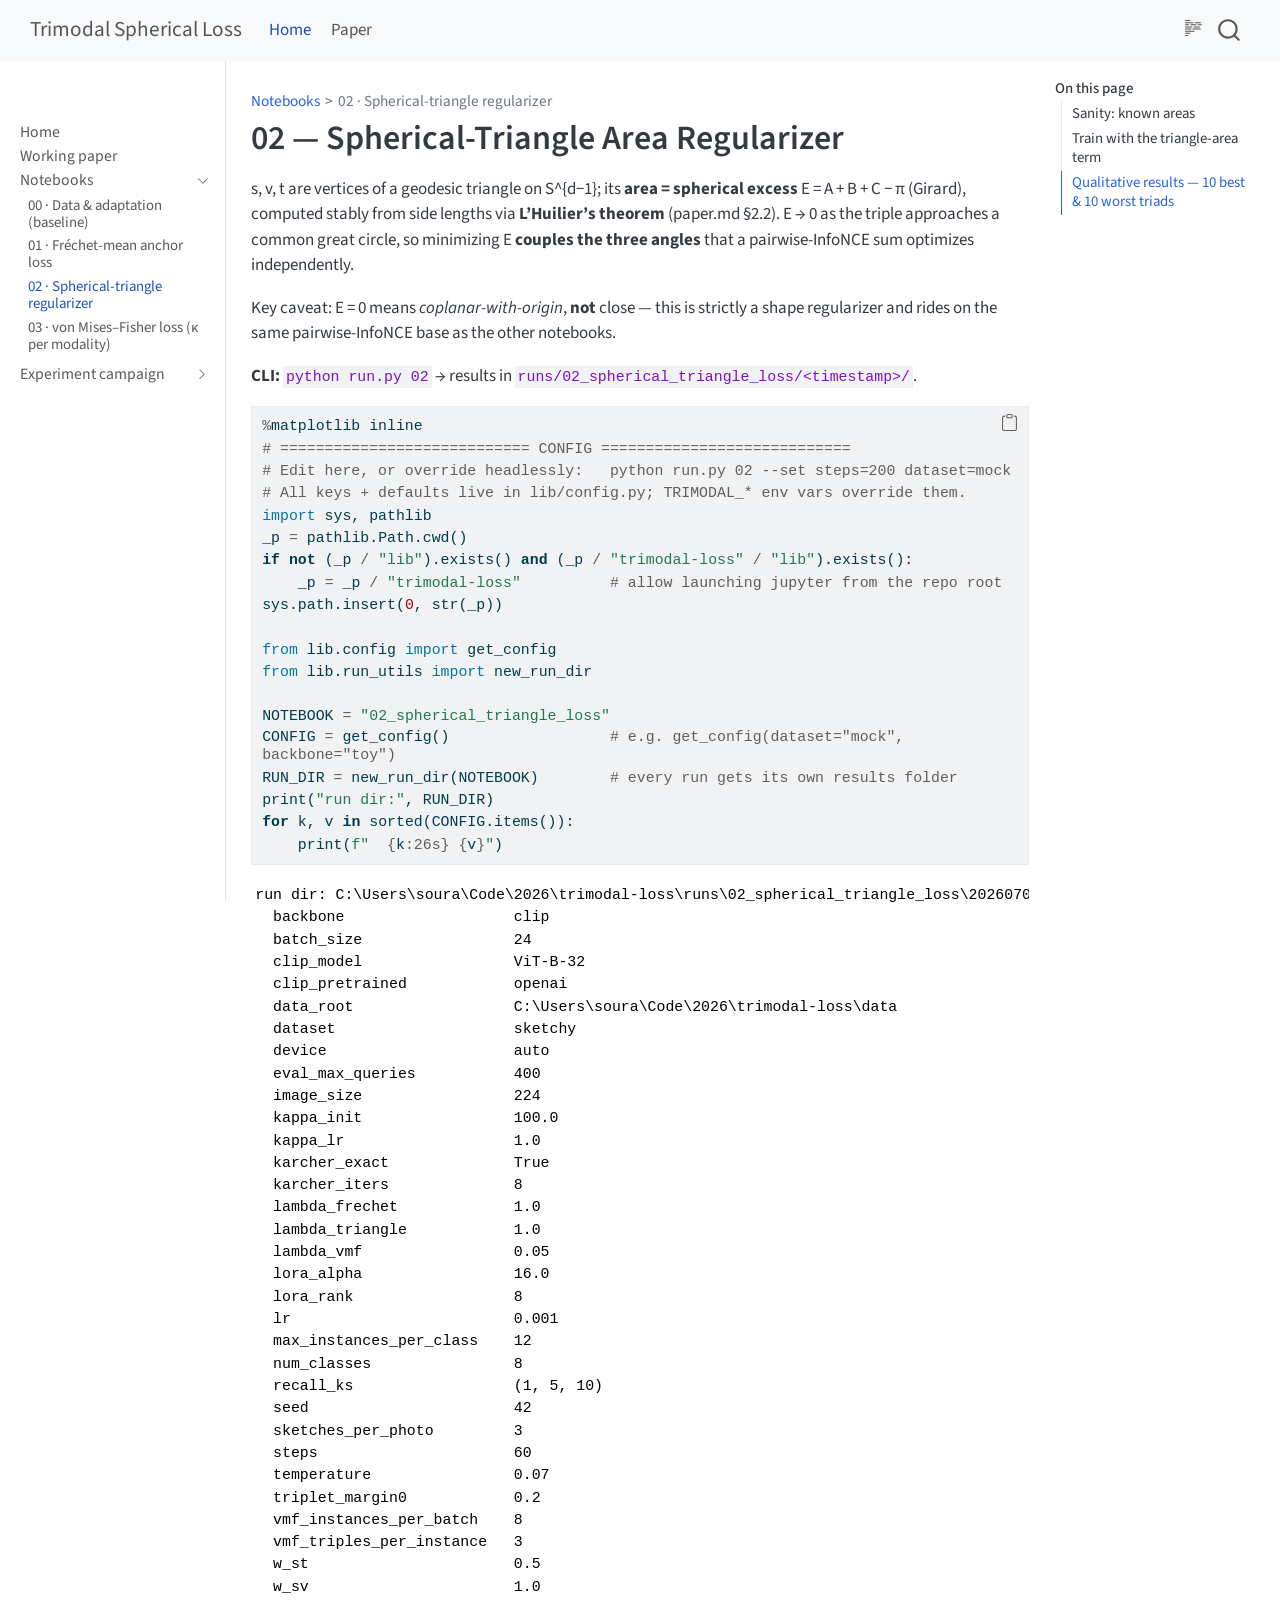
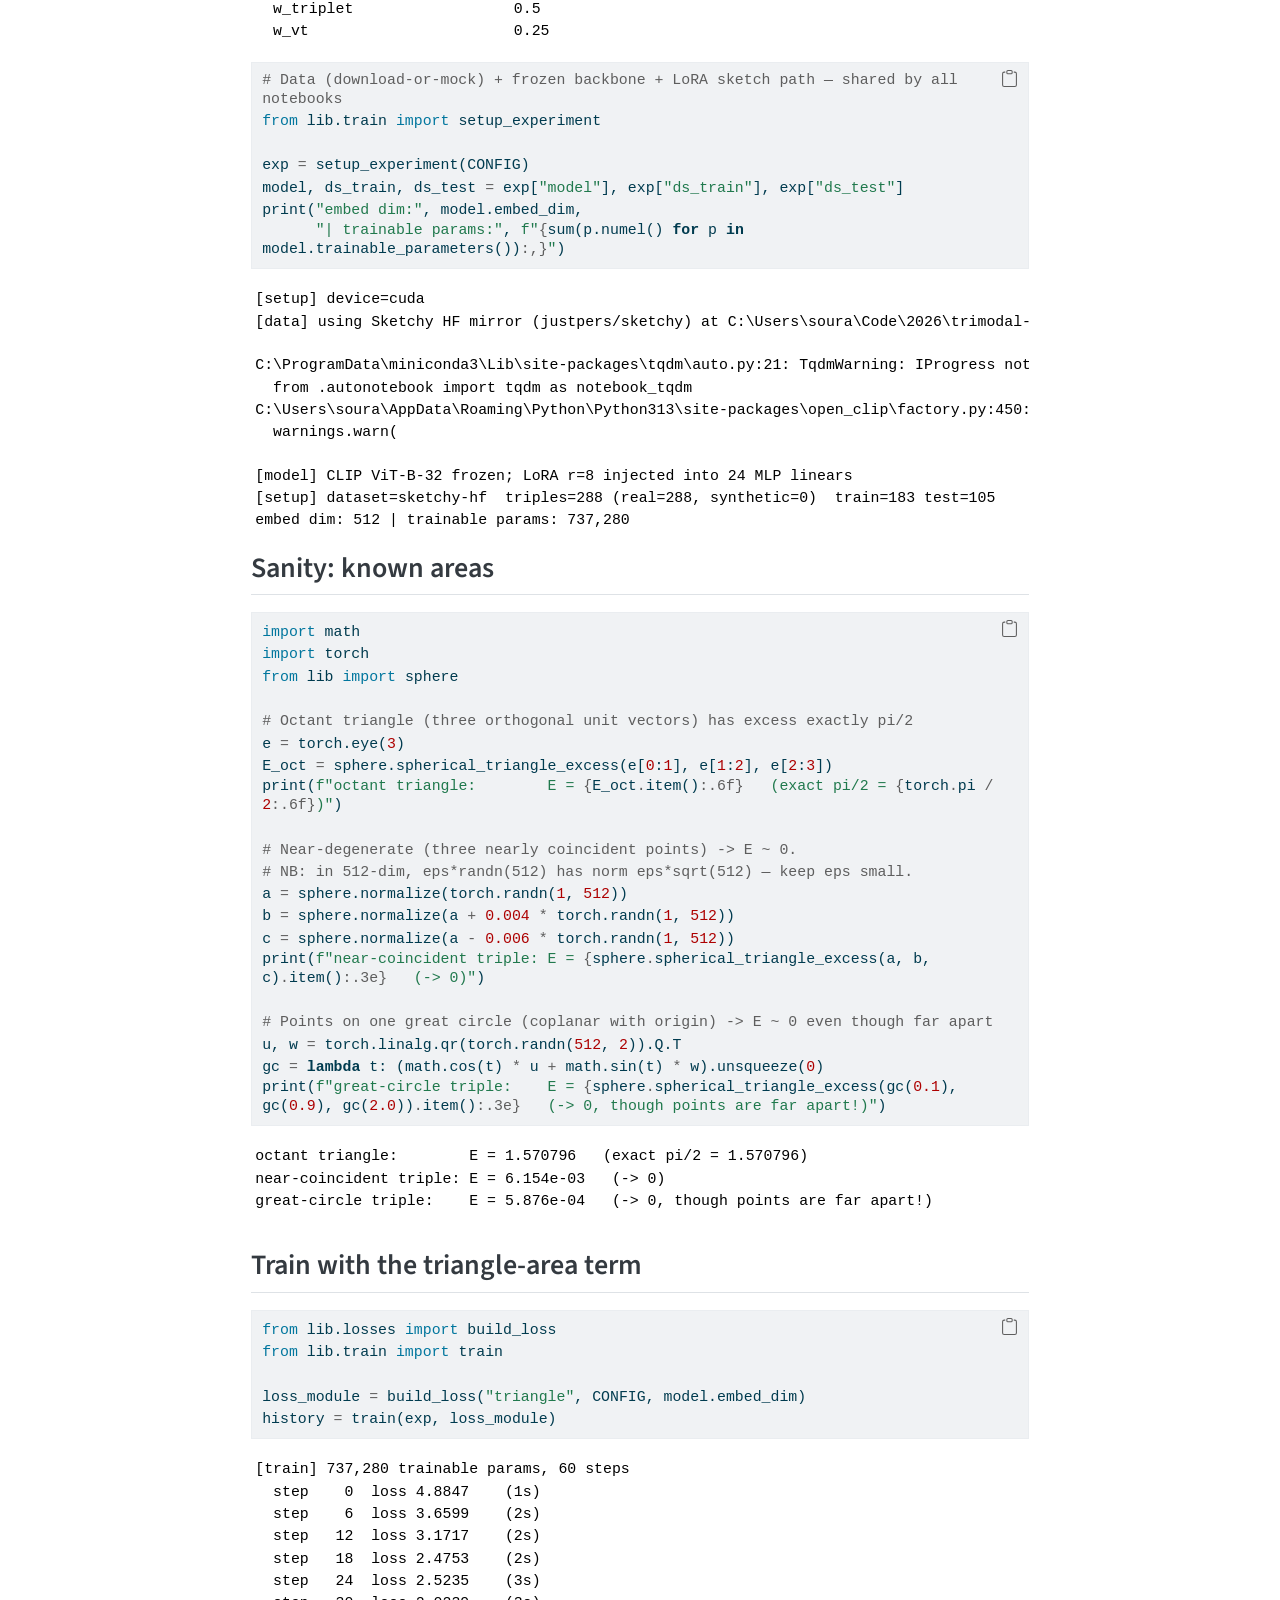
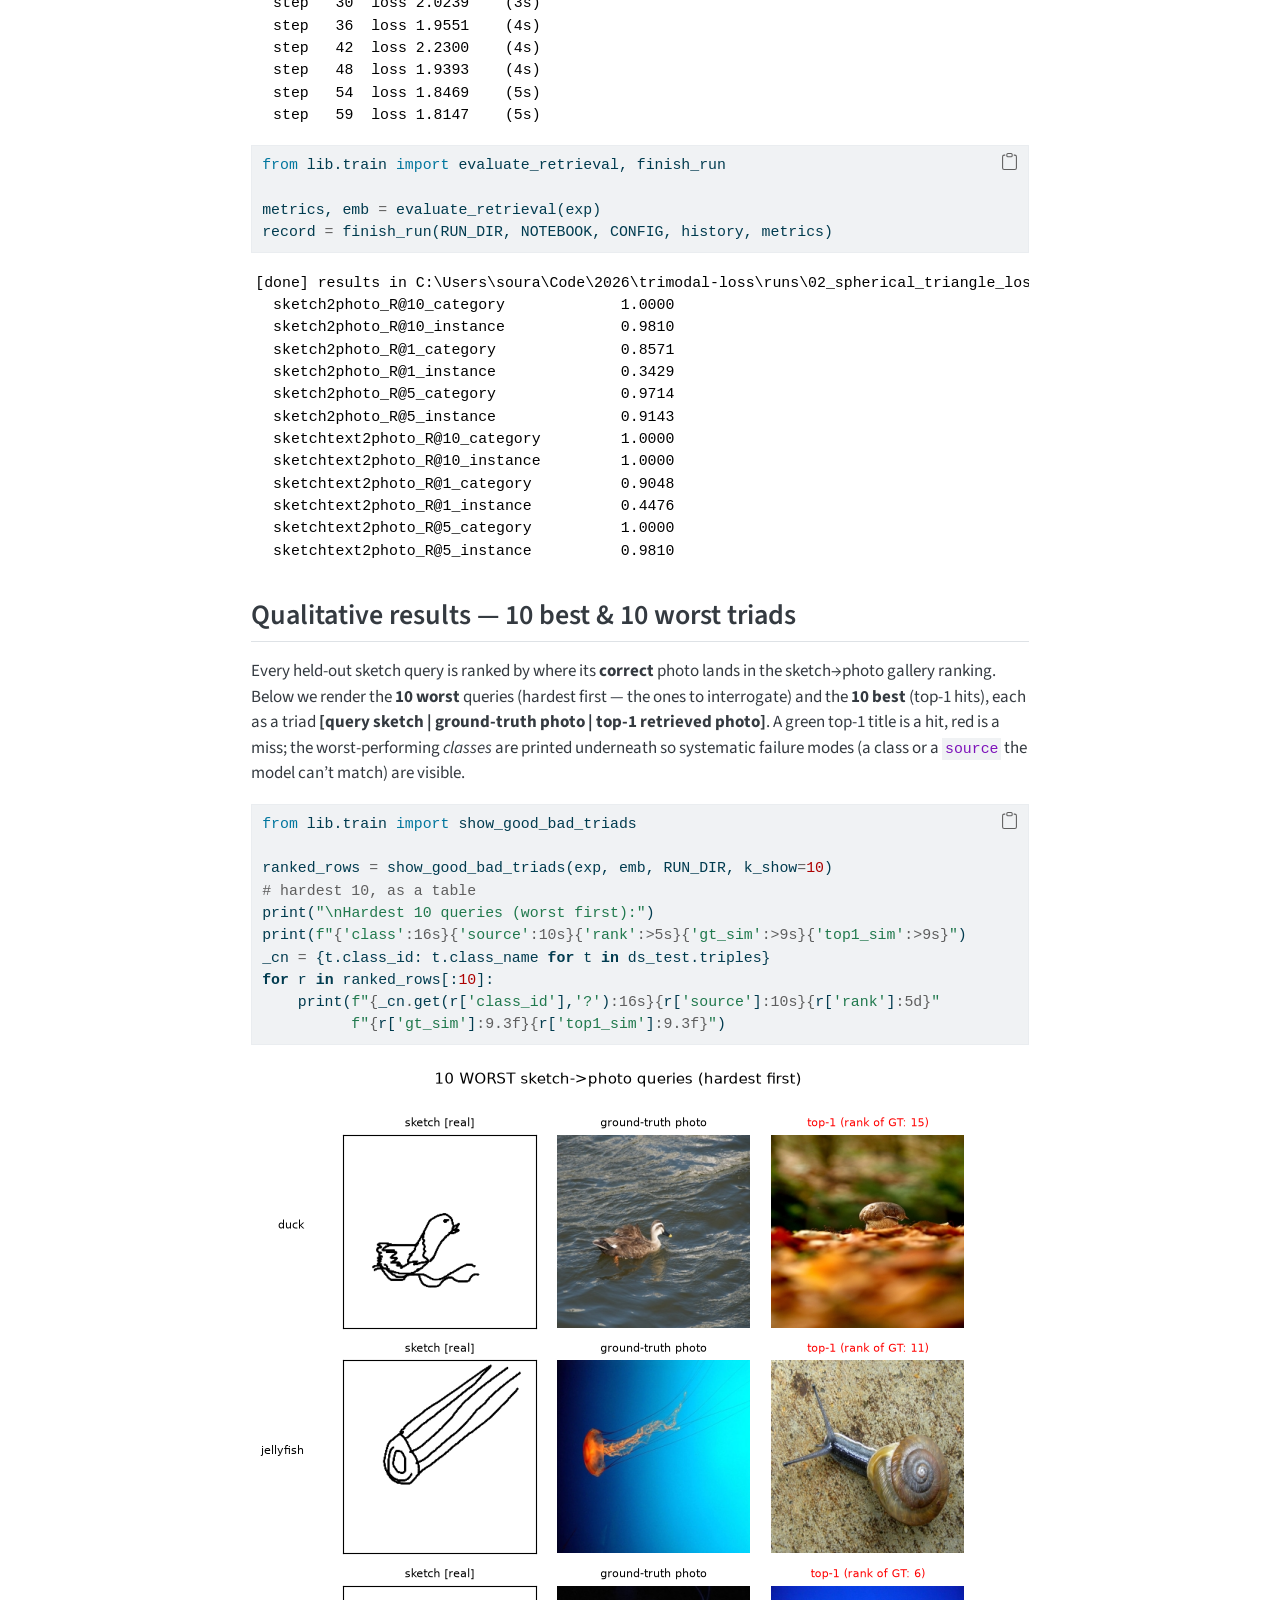
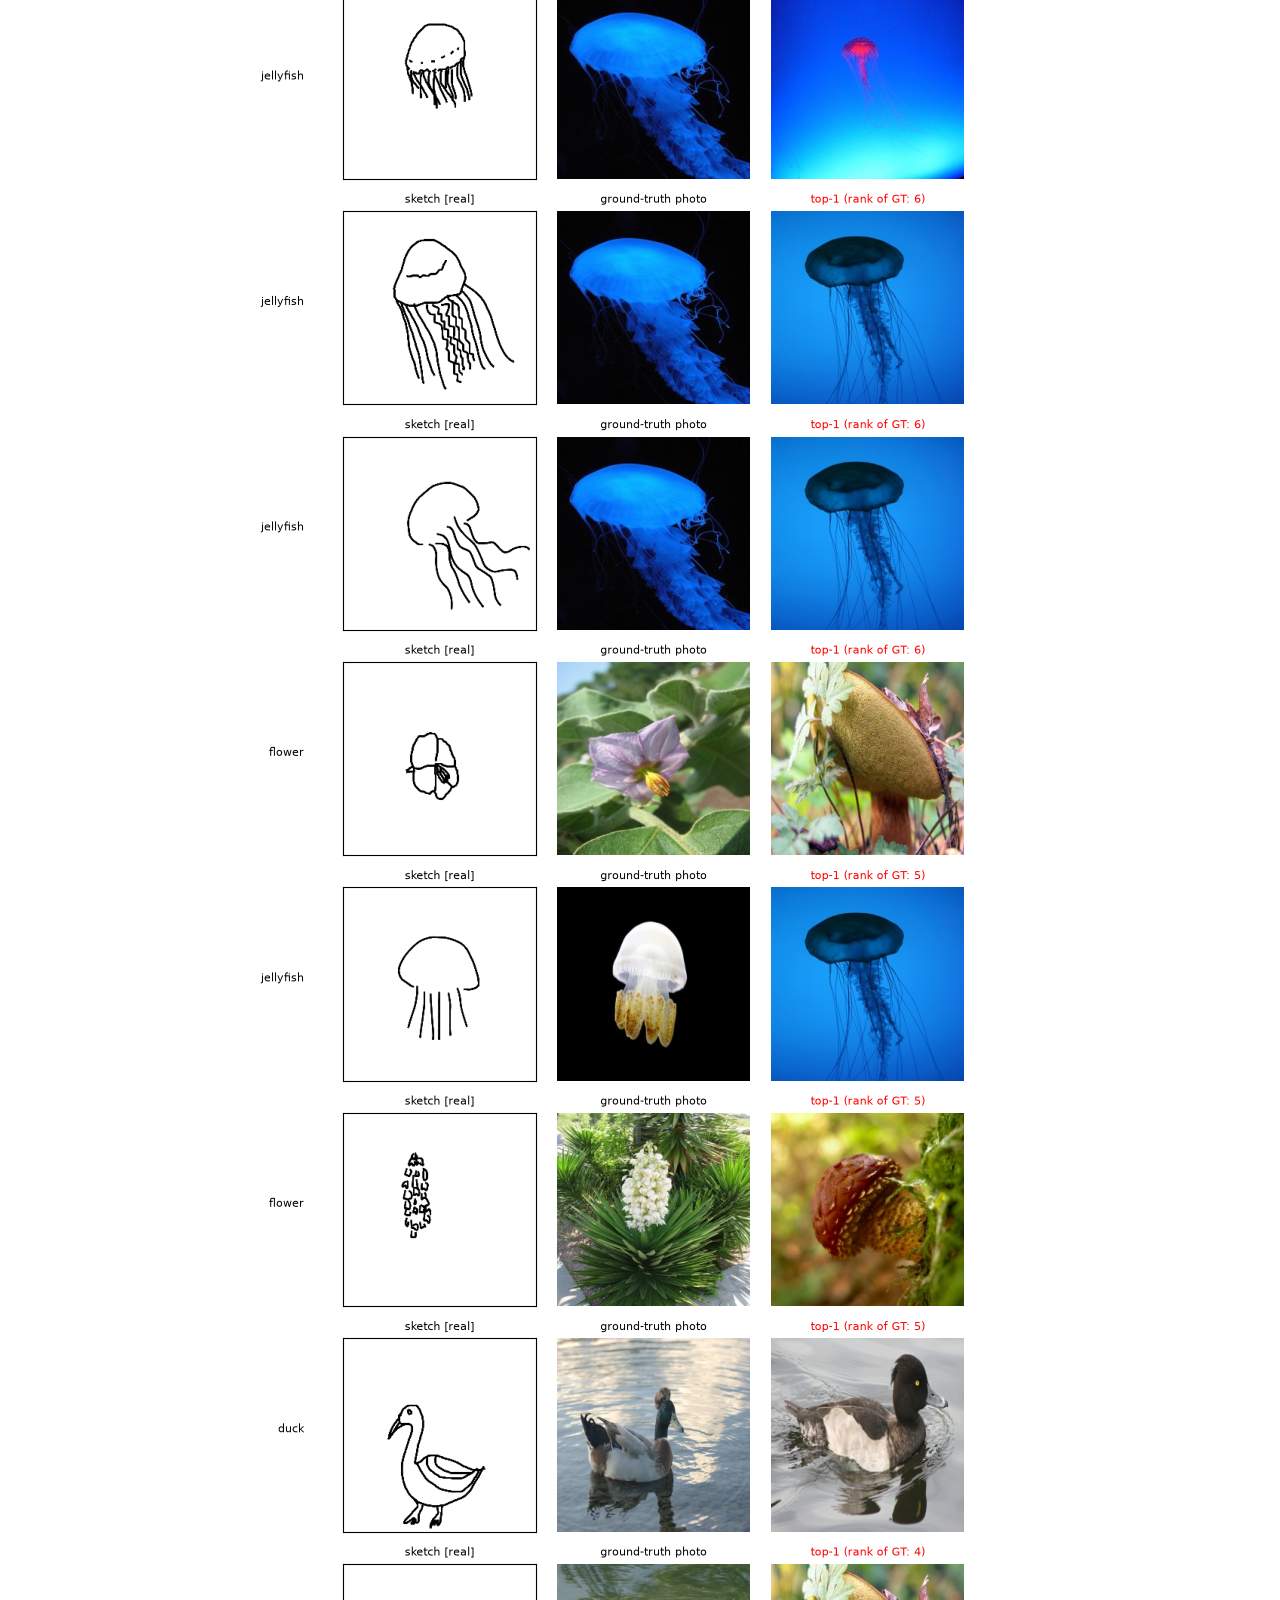
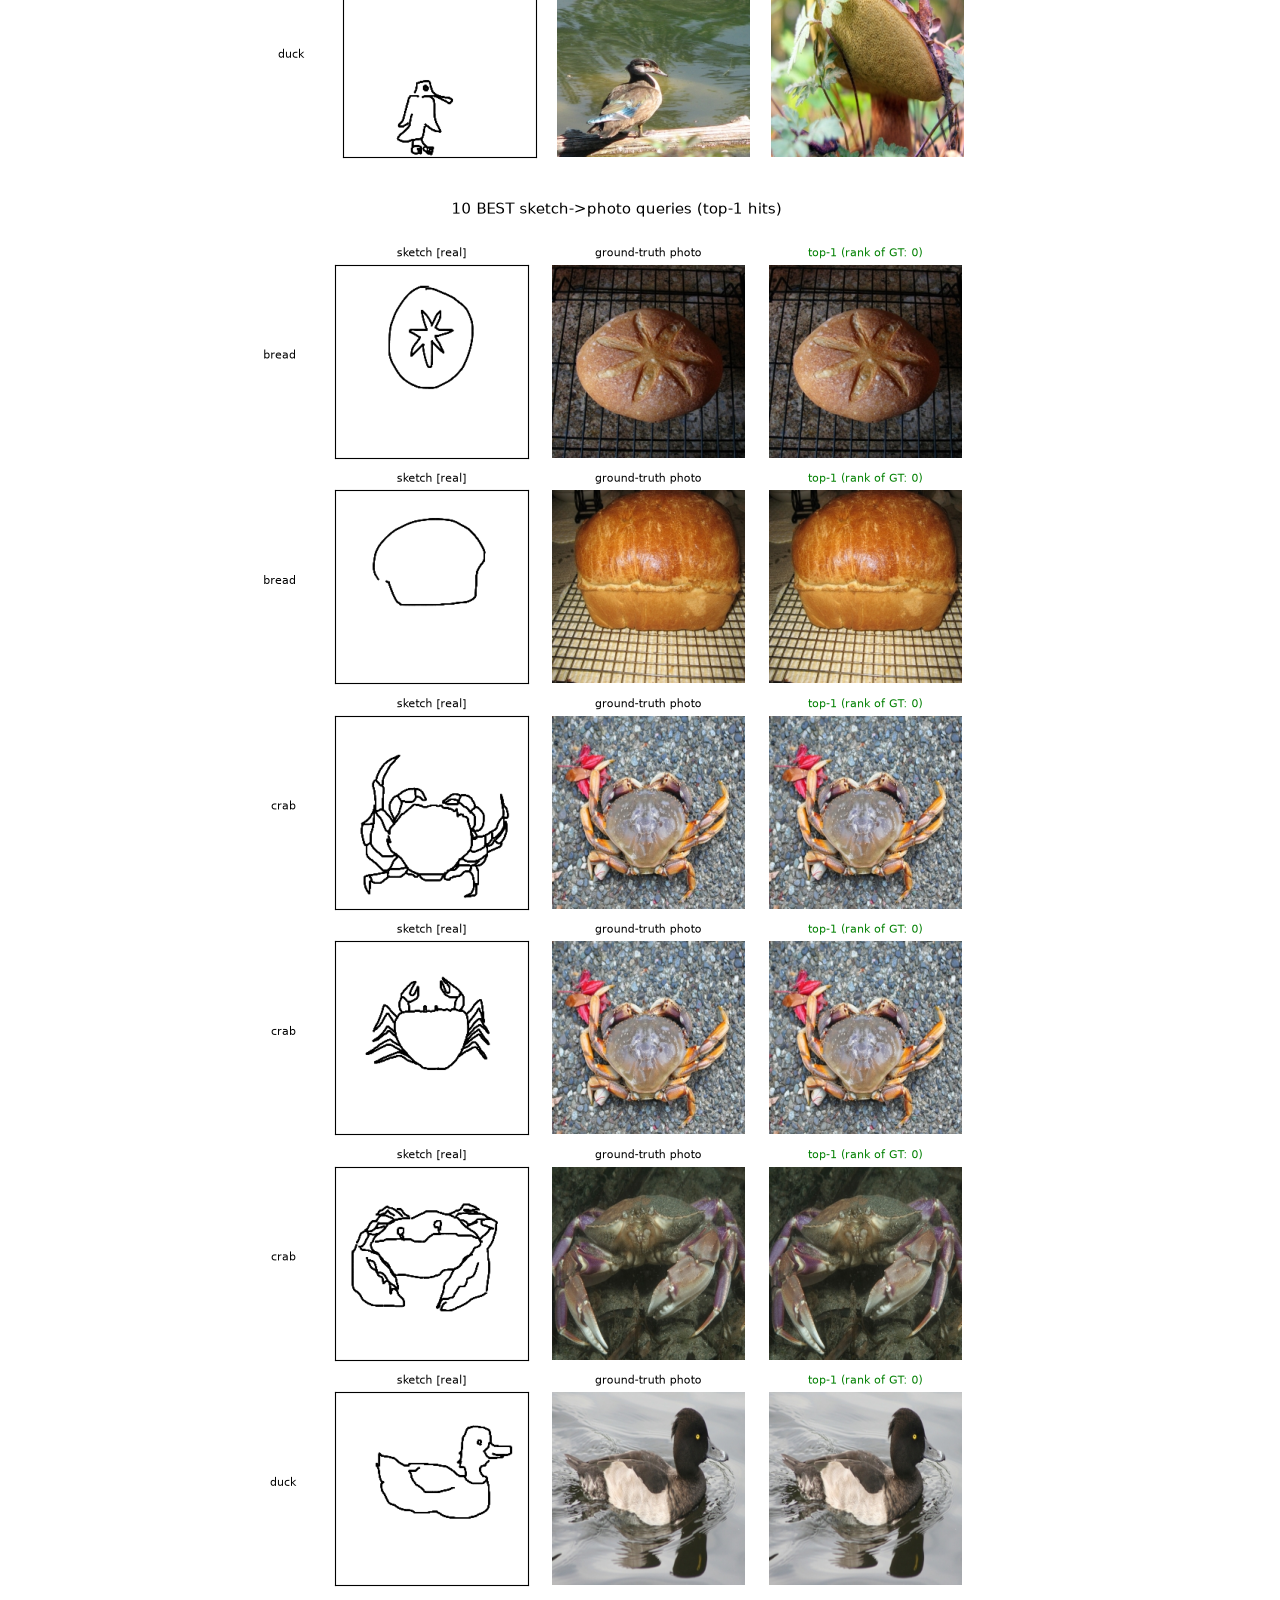
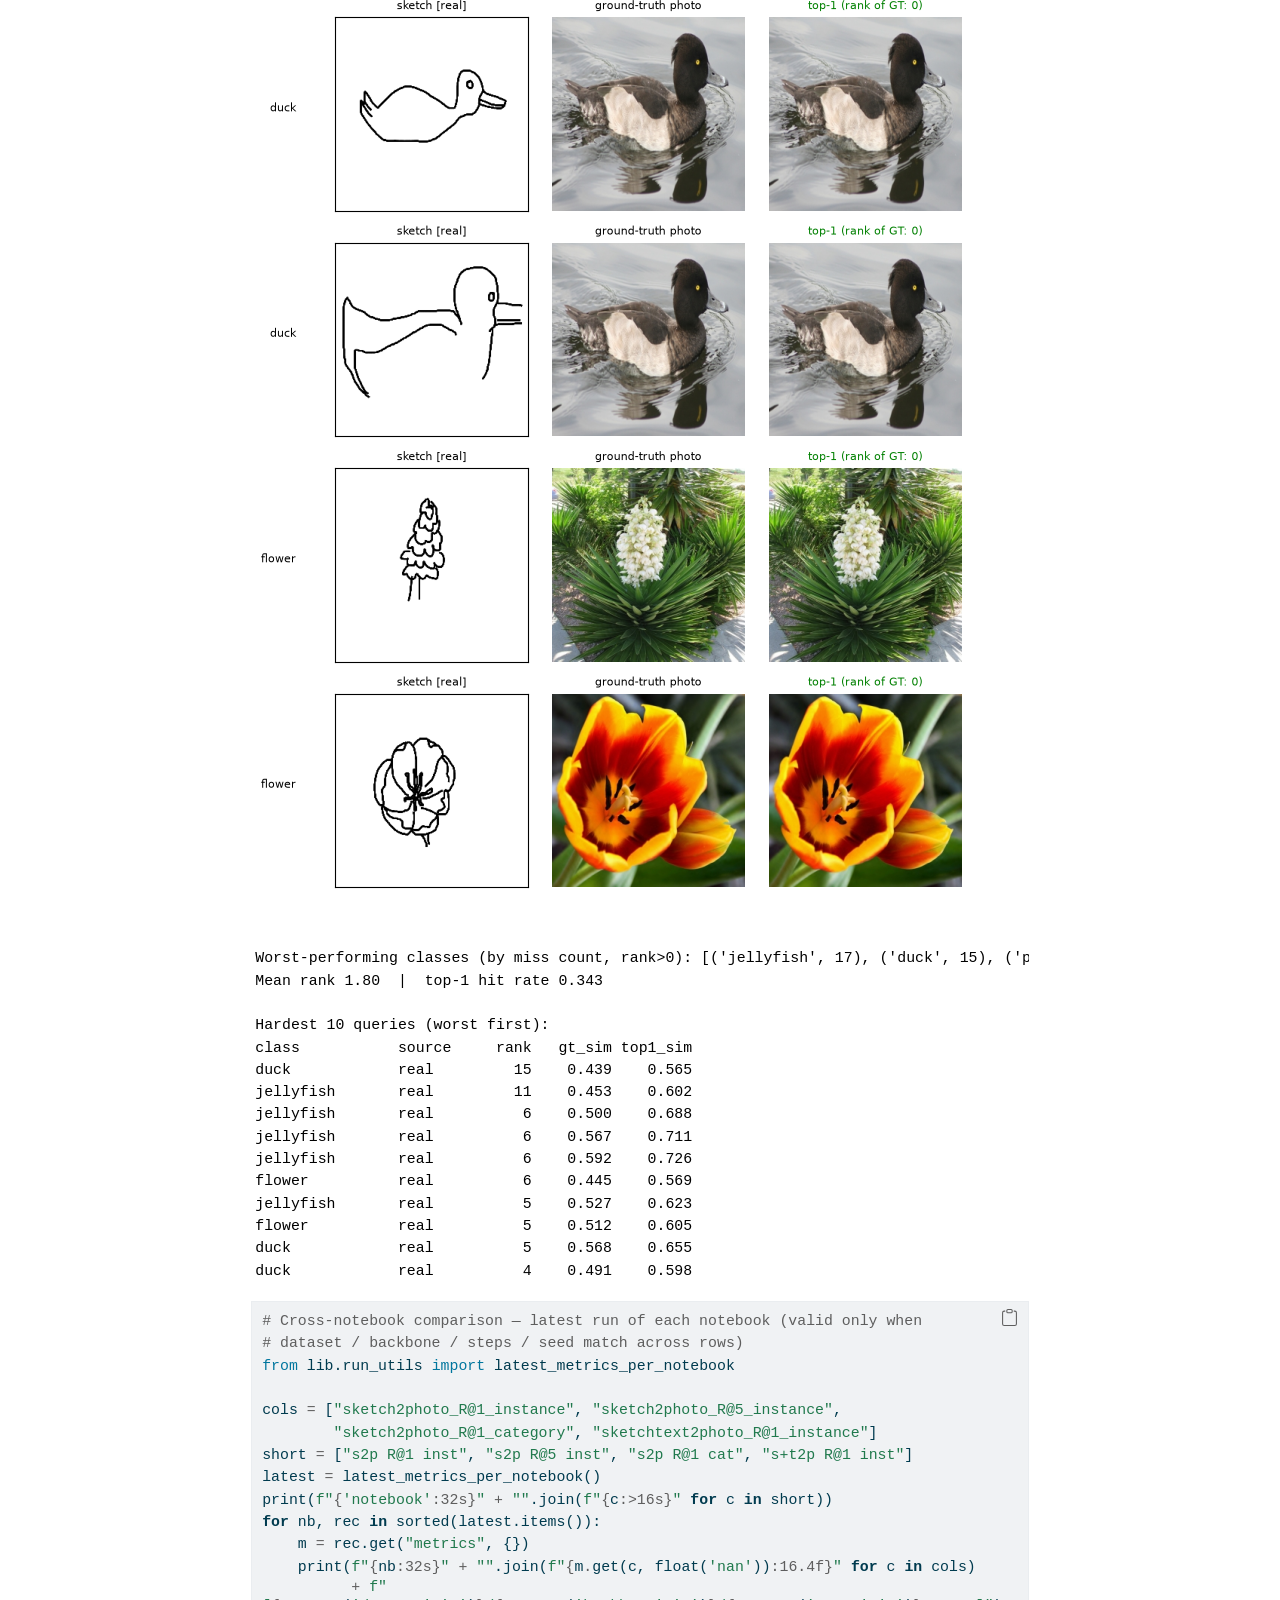
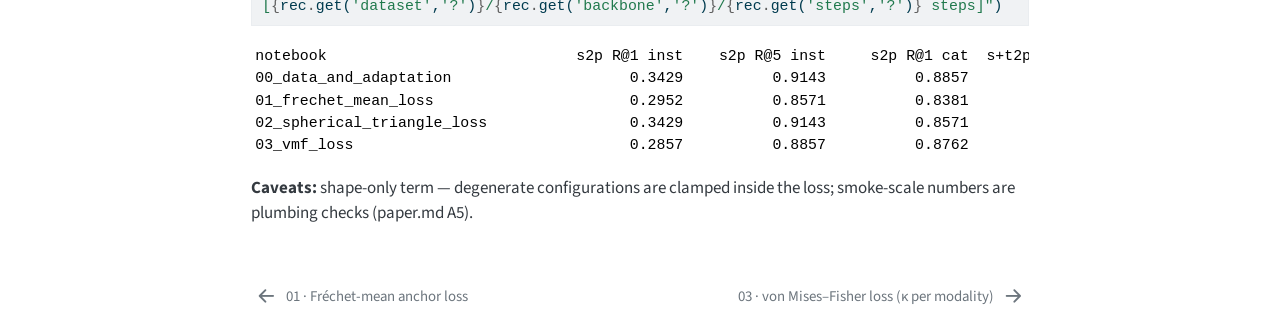
<file: 02_spherical_triangle_loss.html>
<!DOCTYPE html>
<html xmlns="http://www.w3.org/1999/xhtml" lang="en" xml:lang="en"><head>

<meta charset="utf-8">
<meta name="generator" content="quarto-1.9.38">

<meta name="viewport" content="width=device-width, initial-scale=1.0, user-scalable=yes">


<title>02 — Spherical-Triangle Area Regularizer – Trimodal Spherical Loss</title>
<style>
/* Default styles provided by pandoc.
** See https://pandoc.org/MANUAL.html#variables-for-html for config info.
*/
code{white-space: pre-wrap;}
span.smallcaps{font-variant: small-caps;}
div.columns{display: flex; gap: min(4vw, 1.5em);}
div.column{flex: auto; overflow-x: auto;}
div.hanging-indent{margin-left: 1.5em; text-indent: -1.5em;}
ul.task-list{list-style: none;}
ul.task-list li input[type="checkbox"] {
  width: 0.8em;
  margin: 0 0.8em 0.2em -1em; /* quarto-specific, see https://github.com/quarto-dev/quarto-cli/issues/4556 */ 
  vertical-align: middle;
}
/* CSS for syntax highlighting */
html { -webkit-text-size-adjust: 100%; }
pre > code.sourceCode { white-space: pre; position: relative; }
pre > code.sourceCode > span { display: inline-block; line-height: 1.25; }
pre > code.sourceCode > span:empty { height: 1.2em; }
.sourceCode { overflow: visible; }
code.sourceCode > span { color: inherit; text-decoration: inherit; }
div.sourceCode { margin: 1em 0; }
pre.sourceCode { margin: 0; }
@media screen {
div.sourceCode { overflow: auto; }
}
@media print {
pre > code.sourceCode { white-space: pre-wrap; }
pre > code.sourceCode > span { text-indent: -5em; padding-left: 5em; }
}
pre.numberSource code
  { counter-reset: source-line 0; }
pre.numberSource code > span
  { position: relative; left: -4em; counter-increment: source-line; }
pre.numberSource code > span > a:first-child::before
  { content: counter(source-line);
    position: relative; left: -1em; text-align: right; vertical-align: baseline;
    border: none; display: inline-block;
    -webkit-touch-callout: none; -webkit-user-select: none;
    -khtml-user-select: none; -moz-user-select: none;
    -ms-user-select: none; user-select: none;
    padding: 0 4px; width: 4em;
  }
pre.numberSource { margin-left: 3em;  padding-left: 4px; }
div.sourceCode
  {   }
@media screen {
pre > code.sourceCode > span > a:first-child::before { text-decoration: underline; }
}
</style>


<script src="site_libs/quarto-nav/quarto-nav.js"></script>
<script src="site_libs/quarto-nav/headroom.min.js"></script>
<script src="site_libs/clipboard/clipboard.min.js"></script>
<script src="site_libs/quarto-search/autocomplete.umd.js"></script>
<script src="site_libs/quarto-search/fuse.min.js"></script>
<script src="site_libs/quarto-search/quarto-search.js"></script>
<meta name="quarto:offset" content="./">
<link href="./03_vmf_loss.html" rel="next">
<link href="./01_frechet_mean_loss.html" rel="prev">
<script src="site_libs/quarto-html/quarto.js" type="module"></script>
<script src="site_libs/quarto-html/tabsets/tabsets.js" type="module"></script>
<script src="site_libs/quarto-html/popper.min.js"></script>
<script src="site_libs/quarto-html/tippy.umd.min.js"></script>
<script src="site_libs/quarto-html/anchor.min.js"></script>
<link href="site_libs/quarto-html/tippy.css" rel="stylesheet">
<link href="site_libs/quarto-html/quarto-syntax-highlighting-15634bcf2e68342d4ad2dfa704d543f6.css" rel="stylesheet" id="quarto-text-highlighting-styles">
<script src="site_libs/bootstrap/bootstrap.min.js"></script>
<link href="site_libs/bootstrap/bootstrap-icons.css" rel="stylesheet">
<link href="site_libs/bootstrap/bootstrap-fd6c97ee6dae9fb3bde4de74a669a8cf.min.css" rel="stylesheet" append-hash="true" id="quarto-bootstrap" data-mode="light">
<script id="quarto-search-options" type="application/json">{
  "location": "navbar",
  "copy-button": false,
  "collapse-after": 3,
  "panel-placement": "end",
  "type": "overlay",
  "limit": 50,
  "keyboard-shortcut": [
    "f",
    "/",
    "s"
  ],
  "show-item-context": false,
  "language": {
    "search-no-results-text": "No results",
    "search-matching-documents-text": "matching documents",
    "search-copy-link-title": "Copy link to search",
    "search-hide-matches-text": "Hide additional matches",
    "search-more-match-text": "more match in this document",
    "search-more-matches-text": "more matches in this document",
    "search-clear-button-title": "Clear",
    "search-text-placeholder": "",
    "search-detached-cancel-button-title": "Cancel",
    "search-submit-button-title": "Submit",
    "search-label": "Search"
  }
}</script>


</head>

<body class="nav-sidebar docked nav-fixed quarto-light">

<div id="quarto-search-results"></div>
  <header id="quarto-header" class="headroom fixed-top">
    <nav class="navbar navbar-expand-lg " data-bs-theme="dark">
      <div class="navbar-container container-fluid">
      <div class="navbar-brand-container mx-auto">
    <a class="navbar-brand" href="./index.html">
    <span class="navbar-title">Trimodal Spherical Loss</span>
    </a>
  </div>
            <div id="quarto-search" class="" title="Search"></div>
          <button class="navbar-toggler" type="button" data-bs-toggle="collapse" data-bs-target="#navbarCollapse" aria-controls="navbarCollapse" role="menu" aria-expanded="false" aria-label="Toggle navigation" onclick="if (window.quartoToggleHeadroom) { window.quartoToggleHeadroom(); }">
  <span class="navbar-toggler-icon"></span>
</button>
          <div class="collapse navbar-collapse" id="navbarCollapse">
            <ul class="navbar-nav navbar-nav-scroll me-auto">
  <li class="nav-item">
    <a class="nav-link active" href="./index.html" aria-current="page"> 
<span class="menu-text">Home</span></a>
  </li>  
  <li class="nav-item">
    <a class="nav-link" href="./paper.html"> 
<span class="menu-text">Paper</span></a>
  </li>  
</ul>
          </div> <!-- /navcollapse -->
            <div class="quarto-navbar-tools">
  <a href="" class="quarto-reader-toggle quarto-navigation-tool px-1" onclick="window.quartoToggleReader(); return false;" title="Toggle reader mode">
  <div class="quarto-reader-toggle-btn">
  <i class="bi"></i>
  </div>
</a>
</div>
      </div> <!-- /container-fluid -->
    </nav>
  <nav class="quarto-secondary-nav">
    <div class="container-fluid d-flex">
      <button type="button" class="quarto-btn-toggle btn" data-bs-toggle="collapse" role="button" data-bs-target=".quarto-sidebar-collapse-item" aria-controls="quarto-sidebar" aria-expanded="false" aria-label="Toggle sidebar navigation" onclick="if (window.quartoToggleHeadroom) { window.quartoToggleHeadroom(); }">
        <i class="bi bi-layout-text-sidebar-reverse"></i>
      </button>
        <nav class="quarto-page-breadcrumbs" aria-label="breadcrumb"><ol class="breadcrumb"><li class="breadcrumb-item"><a href="./00_data_and_adaptation.html">Notebooks</a></li><li class="breadcrumb-item"><a href="./02_spherical_triangle_loss.html">02 · Spherical-triangle regularizer</a></li></ol></nav>
        <a class="flex-grow-1" role="navigation" data-bs-toggle="collapse" data-bs-target=".quarto-sidebar-collapse-item" aria-controls="quarto-sidebar" aria-expanded="false" aria-label="Toggle sidebar navigation" onclick="if (window.quartoToggleHeadroom) { window.quartoToggleHeadroom(); }">      
        </a>
      <button type="button" class="btn quarto-search-button" aria-label="Search" onclick="window.quartoOpenSearch();">
        <i class="bi bi-search"></i>
      </button>
    </div>
  </nav>
</header>
<!-- content -->
<div id="quarto-content" class="quarto-container page-columns page-rows-contents page-layout-article page-navbar">
<!-- sidebar -->
  <nav id="quarto-sidebar" class="sidebar collapse collapse-horizontal quarto-sidebar-collapse-item sidebar-navigation docked overflow-auto">
        <div class="mt-2 flex-shrink-0 align-items-center">
        <div class="sidebar-search">
        <div id="quarto-search" class="" title="Search"></div>
        </div>
        </div>
    <div class="sidebar-menu-container"> 
    <ul class="list-unstyled mt-1">
        <li class="sidebar-item">
  <div class="sidebar-item-container"> 
  <a href="./index.html" class="sidebar-item-text sidebar-link">
 <span class="menu-text">Home</span></a>
  </div>
</li>
        <li class="sidebar-item">
  <div class="sidebar-item-container"> 
  <a href="./paper.html" class="sidebar-item-text sidebar-link">
 <span class="menu-text">Working paper</span></a>
  </div>
</li>
        <li class="sidebar-item sidebar-item-section">
      <div class="sidebar-item-container"> 
            <a class="sidebar-item-text sidebar-link text-start" data-bs-toggle="collapse" data-bs-target="#quarto-sidebar-section-1" role="navigation" aria-expanded="true">
 <span class="menu-text">Notebooks</span></a>
          <a class="sidebar-item-toggle text-start" data-bs-toggle="collapse" data-bs-target="#quarto-sidebar-section-1" role="navigation" aria-expanded="true" aria-label="Toggle section">
            <i class="bi bi-chevron-right ms-2"></i>
          </a> 
      </div>
      <ul id="quarto-sidebar-section-1" class="collapse list-unstyled sidebar-section depth1 show">  
          <li class="sidebar-item">
  <div class="sidebar-item-container"> 
  <a href="./00_data_and_adaptation.html" class="sidebar-item-text sidebar-link">
 <span class="menu-text">00 · Data &amp; adaptation (baseline)</span></a>
  </div>
</li>
          <li class="sidebar-item">
  <div class="sidebar-item-container"> 
  <a href="./01_frechet_mean_loss.html" class="sidebar-item-text sidebar-link">
 <span class="menu-text">01 · Fréchet-mean anchor loss</span></a>
  </div>
</li>
          <li class="sidebar-item">
  <div class="sidebar-item-container"> 
  <a href="./02_spherical_triangle_loss.html" class="sidebar-item-text sidebar-link active">
 <span class="menu-text">02 · Spherical-triangle regularizer</span></a>
  </div>
</li>
          <li class="sidebar-item">
  <div class="sidebar-item-container"> 
  <a href="./03_vmf_loss.html" class="sidebar-item-text sidebar-link">
 <span class="menu-text">03 · von Mises–Fisher loss (κ per modality)</span></a>
  </div>
</li>
      </ul>
  </li>
        <li class="sidebar-item sidebar-item-section">
      <div class="sidebar-item-container"> 
            <a class="sidebar-item-text sidebar-link text-start collapsed" data-bs-toggle="collapse" data-bs-target="#quarto-sidebar-section-2" role="navigation" aria-expanded="false">
 <span class="menu-text">Experiment campaign</span></a>
          <a class="sidebar-item-toggle text-start collapsed" data-bs-toggle="collapse" data-bs-target="#quarto-sidebar-section-2" role="navigation" aria-expanded="false" aria-label="Toggle section">
            <i class="bi bi-chevron-right ms-2"></i>
          </a> 
      </div>
      <ul id="quarto-sidebar-section-2" class="collapse list-unstyled sidebar-section depth1 ">  
          <li class="sidebar-item">
  <div class="sidebar-item-container"> 
  <a href="./docs/exp1_SCALE_plan_and_observation.html" class="sidebar-item-text sidebar-link">
 <span class="menu-text">EXP1 · SCALE</span></a>
  </div>
</li>
          <li class="sidebar-item">
  <div class="sidebar-item-container"> 
  <a href="./docs/exp2_WEIGH_plan_and_observation.html" class="sidebar-item-text sidebar-link">
 <span class="menu-text">EXP2 · WEIGH</span></a>
  </div>
</li>
          <li class="sidebar-item">
  <div class="sidebar-item-container"> 
  <a href="./docs/exp3_KAPPA_plan_and_observation.html" class="sidebar-item-text sidebar-link">
 <span class="menu-text">EXP3 · KAPPA</span></a>
  </div>
</li>
          <li class="sidebar-item">
  <div class="sidebar-item-container"> 
  <a href="./docs/exp4_SHAPE_plan_and_observation.html" class="sidebar-item-text sidebar-link">
 <span class="menu-text">EXP4 · SHAPE</span></a>
  </div>
</li>
          <li class="sidebar-item">
  <div class="sidebar-item-container"> 
  <a href="./docs/exp5_SCENE_plan_and_observation.html" class="sidebar-item-text sidebar-link">
 <span class="menu-text">EXP5 · SCENE</span></a>
  </div>
</li>
      </ul>
  </li>
    </ul>
    </div>
</nav>
<div id="quarto-sidebar-glass" class="quarto-sidebar-collapse-item" data-bs-toggle="collapse" data-bs-target=".quarto-sidebar-collapse-item"></div>
<!-- margin-sidebar -->
    <div id="quarto-margin-sidebar" class="sidebar margin-sidebar">
        <nav id="TOC" role="doc-toc" class="toc-active">
    <h2 id="toc-title">On this page</h2>
   
  <ul class="collapse">
  <li><a href="#sanity-known-areas" id="toc-sanity-known-areas" class="nav-link active" data-scroll-target="#sanity-known-areas">Sanity: known areas</a></li>
  <li><a href="#train-with-the-triangle-area-term" id="toc-train-with-the-triangle-area-term" class="nav-link" data-scroll-target="#train-with-the-triangle-area-term">Train with the triangle-area term</a></li>
  <li><a href="#qualitative-results-10-best-10-worst-triads" id="toc-qualitative-results-10-best-10-worst-triads" class="nav-link" data-scroll-target="#qualitative-results-10-best-10-worst-triads">Qualitative results — 10 best &amp; 10 worst triads</a></li>
  </ul>
</nav>
    </div>
<!-- main -->
<main class="content" id="quarto-document-content">

<header id="title-block-header" class="quarto-title-block default"><nav class="quarto-page-breadcrumbs quarto-title-breadcrumbs d-none d-lg-block" aria-label="breadcrumb"><ol class="breadcrumb"><li class="breadcrumb-item"><a href="./00_data_and_adaptation.html">Notebooks</a></li><li class="breadcrumb-item"><a href="./02_spherical_triangle_loss.html">02 · Spherical-triangle regularizer</a></li></ol></nav>
<div class="quarto-title">
<h1 class="title">02 — Spherical-Triangle Area Regularizer</h1>
</div>



<div class="quarto-title-meta">

    
  
    
  </div>
  


</header>


<p>s, v, t are vertices of a geodesic triangle on S^{d−1}; its <strong>area = spherical excess</strong> E = A + B + C − π (Girard), computed stably from side lengths via <strong>L’Huilier’s theorem</strong> (paper.md §2.2). E → 0 as the triple approaches a common great circle, so minimizing E <strong>couples the three angles</strong> that a pairwise-InfoNCE sum optimizes independently.</p>
<p>Key caveat: E = 0 means <em>coplanar-with-origin</em>, <strong>not</strong> close — this is strictly a shape regularizer and rides on the same pairwise-InfoNCE base as the other notebooks.</p>
<p><strong>CLI:</strong> <code>python run.py 02</code> → results in <code>runs/02_spherical_triangle_loss/&lt;timestamp&gt;/</code>.</p>
<div id="5725b6f2" class="cell" data-quarto-private-1="{&quot;key&quot;:&quot;execution&quot;,&quot;value&quot;:{&quot;iopub.execute_input&quot;:&quot;2026-07-09T18:15:41.230386Z&quot;,&quot;iopub.status.busy&quot;:&quot;2026-07-09T18:15:41.230215Z&quot;,&quot;iopub.status.idle&quot;:&quot;2026-07-09T18:15:42.861406Z&quot;,&quot;shell.execute_reply&quot;:&quot;2026-07-09T18:15:42.860932Z&quot;}}" data-execution_count="1">
<div class="code-copy-outer-scaffold"><div class="sourceCode cell-code" id="cb1"><pre class="sourceCode python code-with-copy"><code class="sourceCode python"><span id="cb1-1"><a href="#cb1-1" aria-hidden="true" tabindex="-1"></a><span class="op">%</span>matplotlib inline</span>
<span id="cb1-2"><a href="#cb1-2" aria-hidden="true" tabindex="-1"></a><span class="co"># ============================ CONFIG ============================</span></span>
<span id="cb1-3"><a href="#cb1-3" aria-hidden="true" tabindex="-1"></a><span class="co"># Edit here, or override headlessly:   python run.py 02 --set steps=200 dataset=mock</span></span>
<span id="cb1-4"><a href="#cb1-4" aria-hidden="true" tabindex="-1"></a><span class="co"># All keys + defaults live in lib/config.py; TRIMODAL_* env vars override them.</span></span>
<span id="cb1-5"><a href="#cb1-5" aria-hidden="true" tabindex="-1"></a><span class="im">import</span> sys, pathlib</span>
<span id="cb1-6"><a href="#cb1-6" aria-hidden="true" tabindex="-1"></a>_p <span class="op">=</span> pathlib.Path.cwd()</span>
<span id="cb1-7"><a href="#cb1-7" aria-hidden="true" tabindex="-1"></a><span class="cf">if</span> <span class="kw">not</span> (_p <span class="op">/</span> <span class="st">"lib"</span>).exists() <span class="kw">and</span> (_p <span class="op">/</span> <span class="st">"trimodal-loss"</span> <span class="op">/</span> <span class="st">"lib"</span>).exists():</span>
<span id="cb1-8"><a href="#cb1-8" aria-hidden="true" tabindex="-1"></a>    _p <span class="op">=</span> _p <span class="op">/</span> <span class="st">"trimodal-loss"</span>          <span class="co"># allow launching jupyter from the repo root</span></span>
<span id="cb1-9"><a href="#cb1-9" aria-hidden="true" tabindex="-1"></a>sys.path.insert(<span class="dv">0</span>, <span class="bu">str</span>(_p))</span>
<span id="cb1-10"><a href="#cb1-10" aria-hidden="true" tabindex="-1"></a></span>
<span id="cb1-11"><a href="#cb1-11" aria-hidden="true" tabindex="-1"></a><span class="im">from</span> lib.config <span class="im">import</span> get_config</span>
<span id="cb1-12"><a href="#cb1-12" aria-hidden="true" tabindex="-1"></a><span class="im">from</span> lib.run_utils <span class="im">import</span> new_run_dir</span>
<span id="cb1-13"><a href="#cb1-13" aria-hidden="true" tabindex="-1"></a></span>
<span id="cb1-14"><a href="#cb1-14" aria-hidden="true" tabindex="-1"></a>NOTEBOOK <span class="op">=</span> <span class="st">"02_spherical_triangle_loss"</span></span>
<span id="cb1-15"><a href="#cb1-15" aria-hidden="true" tabindex="-1"></a>CONFIG <span class="op">=</span> get_config()                  <span class="co"># e.g. get_config(dataset="mock", backbone="toy")</span></span>
<span id="cb1-16"><a href="#cb1-16" aria-hidden="true" tabindex="-1"></a>RUN_DIR <span class="op">=</span> new_run_dir(NOTEBOOK)        <span class="co"># every run gets its own results folder</span></span>
<span id="cb1-17"><a href="#cb1-17" aria-hidden="true" tabindex="-1"></a><span class="bu">print</span>(<span class="st">"run dir:"</span>, RUN_DIR)</span>
<span id="cb1-18"><a href="#cb1-18" aria-hidden="true" tabindex="-1"></a><span class="cf">for</span> k, v <span class="kw">in</span> <span class="bu">sorted</span>(CONFIG.items()):</span>
<span id="cb1-19"><a href="#cb1-19" aria-hidden="true" tabindex="-1"></a>    <span class="bu">print</span>(<span class="ss">f"  </span><span class="sc">{</span>k<span class="sc">:26s}</span><span class="ss"> </span><span class="sc">{</span>v<span class="sc">}</span><span class="ss">"</span>)</span></code></pre></div><button title="Copy to Clipboard" class="code-copy-button"><i class="bi"></i></button></div>
<div class="cell-output cell-output-stdout">
<pre><code>run dir: C:\Users\soura\Code\2026\trimodal-loss\runs\02_spherical_triangle_loss\20260709-191540
  backbone                   clip
  batch_size                 24
  clip_model                 ViT-B-32
  clip_pretrained            openai
  data_root                  C:\Users\soura\Code\2026\trimodal-loss\data
  dataset                    sketchy
  device                     auto
  eval_max_queries           400
  image_size                 224
  kappa_init                 100.0
  kappa_lr                   1.0
  karcher_exact              True
  karcher_iters              8
  lambda_frechet             1.0
  lambda_triangle            1.0
  lambda_vmf                 0.05
  lora_alpha                 16.0
  lora_rank                  8
  lr                         0.001
  max_instances_per_class    12
  num_classes                8
  recall_ks                  (1, 5, 10)
  seed                       42
  sketches_per_photo         3
  steps                      60
  temperature                0.07
  triplet_margin0            0.2
  vmf_instances_per_batch    8
  vmf_triples_per_instance   3
  w_st                       0.5
  w_sv                       1.0
  w_triplet                  0.5
  w_vt                       0.25</code></pre>
</div>
</div>
<div id="b3183f44" class="cell" data-quarto-private-1="{&quot;key&quot;:&quot;execution&quot;,&quot;value&quot;:{&quot;iopub.execute_input&quot;:&quot;2026-07-09T18:15:42.863025Z&quot;,&quot;iopub.status.busy&quot;:&quot;2026-07-09T18:15:42.862788Z&quot;,&quot;iopub.status.idle&quot;:&quot;2026-07-09T18:15:48.593922Z&quot;,&quot;shell.execute_reply&quot;:&quot;2026-07-09T18:15:48.593126Z&quot;}}" data-execution_count="2">
<div class="code-copy-outer-scaffold"><div class="sourceCode cell-code" id="cb3"><pre class="sourceCode python code-with-copy"><code class="sourceCode python"><span id="cb3-1"><a href="#cb3-1" aria-hidden="true" tabindex="-1"></a><span class="co"># Data (download-or-mock) + frozen backbone + LoRA sketch path — shared by all notebooks</span></span>
<span id="cb3-2"><a href="#cb3-2" aria-hidden="true" tabindex="-1"></a><span class="im">from</span> lib.train <span class="im">import</span> setup_experiment</span>
<span id="cb3-3"><a href="#cb3-3" aria-hidden="true" tabindex="-1"></a></span>
<span id="cb3-4"><a href="#cb3-4" aria-hidden="true" tabindex="-1"></a>exp <span class="op">=</span> setup_experiment(CONFIG)</span>
<span id="cb3-5"><a href="#cb3-5" aria-hidden="true" tabindex="-1"></a>model, ds_train, ds_test <span class="op">=</span> exp[<span class="st">"model"</span>], exp[<span class="st">"ds_train"</span>], exp[<span class="st">"ds_test"</span>]</span>
<span id="cb3-6"><a href="#cb3-6" aria-hidden="true" tabindex="-1"></a><span class="bu">print</span>(<span class="st">"embed dim:"</span>, model.embed_dim,</span>
<span id="cb3-7"><a href="#cb3-7" aria-hidden="true" tabindex="-1"></a>      <span class="st">"| trainable params:"</span>, <span class="ss">f"</span><span class="sc">{</span><span class="bu">sum</span>(p.numel() <span class="cf">for</span> p <span class="kw">in</span> model.trainable_parameters())<span class="sc">:,}</span><span class="ss">"</span>)</span></code></pre></div><button title="Copy to Clipboard" class="code-copy-button"><i class="bi"></i></button></div>
<div class="cell-output cell-output-stdout">
<pre><code>[setup] device=cuda
[data] using Sketchy HF mirror (justpers/sketchy) at C:\Users\soura\Code\2026\trimodal-loss\data\sketchy_hf — real human sketches, GENERATED captions (pseudo-text)</code></pre>
</div>
<div class="cell-output cell-output-stderr">
<pre><code>C:\ProgramData\miniconda3\Lib\site-packages\tqdm\auto.py:21: TqdmWarning: IProgress not found. Please update jupyter and ipywidgets. See https://ipywidgets.readthedocs.io/en/stable/user_install.html
  from .autonotebook import tqdm as notebook_tqdm
C:\Users\soura\AppData\Roaming\Python\Python313\site-packages\open_clip\factory.py:450: UserWarning: QuickGELU mismatch between final model config (quick_gelu=False) and pretrained tag 'openai' (quick_gelu=True).
  warnings.warn(</code></pre>
</div>
<div class="cell-output cell-output-stdout">
<pre><code>[model] CLIP ViT-B-32 frozen; LoRA r=8 injected into 24 MLP linears
[setup] dataset=sketchy-hf  triples=288 (real=288, synthetic=0)  train=183 test=105
embed dim: 512 | trainable params: 737,280</code></pre>
</div>
</div>
<section id="sanity-known-areas" class="level2">
<h2 class="anchored" data-anchor-id="sanity-known-areas">Sanity: known areas</h2>
<div id="d98a5b8e" class="cell" data-quarto-private-1="{&quot;key&quot;:&quot;execution&quot;,&quot;value&quot;:{&quot;iopub.execute_input&quot;:&quot;2026-07-09T18:15:48.595352Z&quot;,&quot;iopub.status.busy&quot;:&quot;2026-07-09T18:15:48.595043Z&quot;,&quot;iopub.status.idle&quot;:&quot;2026-07-09T18:15:48.602216Z&quot;,&quot;shell.execute_reply&quot;:&quot;2026-07-09T18:15:48.601437Z&quot;}}" data-execution_count="3">
<div class="code-copy-outer-scaffold"><div class="sourceCode cell-code" id="cb7"><pre class="sourceCode python code-with-copy"><code class="sourceCode python"><span id="cb7-1"><a href="#cb7-1" aria-hidden="true" tabindex="-1"></a><span class="im">import</span> math</span>
<span id="cb7-2"><a href="#cb7-2" aria-hidden="true" tabindex="-1"></a><span class="im">import</span> torch</span>
<span id="cb7-3"><a href="#cb7-3" aria-hidden="true" tabindex="-1"></a><span class="im">from</span> lib <span class="im">import</span> sphere</span>
<span id="cb7-4"><a href="#cb7-4" aria-hidden="true" tabindex="-1"></a></span>
<span id="cb7-5"><a href="#cb7-5" aria-hidden="true" tabindex="-1"></a><span class="co"># Octant triangle (three orthogonal unit vectors) has excess exactly pi/2</span></span>
<span id="cb7-6"><a href="#cb7-6" aria-hidden="true" tabindex="-1"></a>e <span class="op">=</span> torch.eye(<span class="dv">3</span>)</span>
<span id="cb7-7"><a href="#cb7-7" aria-hidden="true" tabindex="-1"></a>E_oct <span class="op">=</span> sphere.spherical_triangle_excess(e[<span class="dv">0</span>:<span class="dv">1</span>], e[<span class="dv">1</span>:<span class="dv">2</span>], e[<span class="dv">2</span>:<span class="dv">3</span>])</span>
<span id="cb7-8"><a href="#cb7-8" aria-hidden="true" tabindex="-1"></a><span class="bu">print</span>(<span class="ss">f"octant triangle:        E = </span><span class="sc">{</span>E_oct<span class="sc">.</span>item()<span class="sc">:.6f}</span><span class="ss">   (exact pi/2 = </span><span class="sc">{</span>torch<span class="sc">.</span>pi <span class="op">/</span> <span class="dv">2</span><span class="sc">:.6f}</span><span class="ss">)"</span>)</span>
<span id="cb7-9"><a href="#cb7-9" aria-hidden="true" tabindex="-1"></a></span>
<span id="cb7-10"><a href="#cb7-10" aria-hidden="true" tabindex="-1"></a><span class="co"># Near-degenerate (three nearly coincident points) -&gt; E ~ 0.</span></span>
<span id="cb7-11"><a href="#cb7-11" aria-hidden="true" tabindex="-1"></a><span class="co"># NB: in 512-dim, eps*randn(512) has norm eps*sqrt(512) — keep eps small.</span></span>
<span id="cb7-12"><a href="#cb7-12" aria-hidden="true" tabindex="-1"></a>a <span class="op">=</span> sphere.normalize(torch.randn(<span class="dv">1</span>, <span class="dv">512</span>))</span>
<span id="cb7-13"><a href="#cb7-13" aria-hidden="true" tabindex="-1"></a>b <span class="op">=</span> sphere.normalize(a <span class="op">+</span> <span class="fl">0.004</span> <span class="op">*</span> torch.randn(<span class="dv">1</span>, <span class="dv">512</span>))</span>
<span id="cb7-14"><a href="#cb7-14" aria-hidden="true" tabindex="-1"></a>c <span class="op">=</span> sphere.normalize(a <span class="op">-</span> <span class="fl">0.006</span> <span class="op">*</span> torch.randn(<span class="dv">1</span>, <span class="dv">512</span>))</span>
<span id="cb7-15"><a href="#cb7-15" aria-hidden="true" tabindex="-1"></a><span class="bu">print</span>(<span class="ss">f"near-coincident triple: E = </span><span class="sc">{</span>sphere<span class="sc">.</span>spherical_triangle_excess(a, b, c)<span class="sc">.</span>item()<span class="sc">:.3e}</span><span class="ss">   (-&gt; 0)"</span>)</span>
<span id="cb7-16"><a href="#cb7-16" aria-hidden="true" tabindex="-1"></a></span>
<span id="cb7-17"><a href="#cb7-17" aria-hidden="true" tabindex="-1"></a><span class="co"># Points on one great circle (coplanar with origin) -&gt; E ~ 0 even though far apart</span></span>
<span id="cb7-18"><a href="#cb7-18" aria-hidden="true" tabindex="-1"></a>u, w <span class="op">=</span> torch.linalg.qr(torch.randn(<span class="dv">512</span>, <span class="dv">2</span>)).Q.T</span>
<span id="cb7-19"><a href="#cb7-19" aria-hidden="true" tabindex="-1"></a>gc <span class="op">=</span> <span class="kw">lambda</span> t: (math.cos(t) <span class="op">*</span> u <span class="op">+</span> math.sin(t) <span class="op">*</span> w).unsqueeze(<span class="dv">0</span>)</span>
<span id="cb7-20"><a href="#cb7-20" aria-hidden="true" tabindex="-1"></a><span class="bu">print</span>(<span class="ss">f"great-circle triple:    E = </span><span class="sc">{</span>sphere<span class="sc">.</span>spherical_triangle_excess(gc(<span class="fl">0.1</span>), gc(<span class="fl">0.9</span>), gc(<span class="fl">2.0</span>))<span class="sc">.</span>item()<span class="sc">:.3e}</span><span class="ss">   (-&gt; 0, though points are far apart!)"</span>)</span></code></pre></div><button title="Copy to Clipboard" class="code-copy-button"><i class="bi"></i></button></div>
<div class="cell-output cell-output-stdout">
<pre><code>octant triangle:        E = 1.570796   (exact pi/2 = 1.570796)
near-coincident triple: E = 6.154e-03   (-&gt; 0)
great-circle triple:    E = 5.876e-04   (-&gt; 0, though points are far apart!)</code></pre>
</div>
</div>
</section>
<section id="train-with-the-triangle-area-term" class="level2">
<h2 class="anchored" data-anchor-id="train-with-the-triangle-area-term">Train with the triangle-area term</h2>
<div id="4f9542ff" class="cell" data-quarto-private-1="{&quot;key&quot;:&quot;execution&quot;,&quot;value&quot;:{&quot;iopub.execute_input&quot;:&quot;2026-07-09T18:15:48.603494Z&quot;,&quot;iopub.status.busy&quot;:&quot;2026-07-09T18:15:48.603291Z&quot;,&quot;iopub.status.idle&quot;:&quot;2026-07-09T18:15:53.758181Z&quot;,&quot;shell.execute_reply&quot;:&quot;2026-07-09T18:15:53.757544Z&quot;}}" data-execution_count="4">
<div class="code-copy-outer-scaffold"><div class="sourceCode cell-code" id="cb9"><pre class="sourceCode python code-with-copy"><code class="sourceCode python"><span id="cb9-1"><a href="#cb9-1" aria-hidden="true" tabindex="-1"></a><span class="im">from</span> lib.losses <span class="im">import</span> build_loss</span>
<span id="cb9-2"><a href="#cb9-2" aria-hidden="true" tabindex="-1"></a><span class="im">from</span> lib.train <span class="im">import</span> train</span>
<span id="cb9-3"><a href="#cb9-3" aria-hidden="true" tabindex="-1"></a></span>
<span id="cb9-4"><a href="#cb9-4" aria-hidden="true" tabindex="-1"></a>loss_module <span class="op">=</span> build_loss(<span class="st">"triangle"</span>, CONFIG, model.embed_dim)</span>
<span id="cb9-5"><a href="#cb9-5" aria-hidden="true" tabindex="-1"></a>history <span class="op">=</span> train(exp, loss_module)</span></code></pre></div><button title="Copy to Clipboard" class="code-copy-button"><i class="bi"></i></button></div>
<div class="cell-output cell-output-stdout">
<pre><code>[train] 737,280 trainable params, 60 steps
  step    0  loss 4.8847    (1s)
  step    6  loss 3.6599    (2s)
  step   12  loss 3.1717    (2s)
  step   18  loss 2.4753    (2s)
  step   24  loss 2.5235    (3s)
  step   30  loss 2.0239    (3s)
  step   36  loss 1.9551    (4s)
  step   42  loss 2.2300    (4s)
  step   48  loss 1.9393    (4s)
  step   54  loss 1.8469    (5s)
  step   59  loss 1.8147    (5s)</code></pre>
</div>
</div>
<div id="3cb55f33" class="cell" data-quarto-private-1="{&quot;key&quot;:&quot;execution&quot;,&quot;value&quot;:{&quot;iopub.execute_input&quot;:&quot;2026-07-09T18:15:53.759674Z&quot;,&quot;iopub.status.busy&quot;:&quot;2026-07-09T18:15:53.759444Z&quot;,&quot;iopub.status.idle&quot;:&quot;2026-07-09T18:15:54.489362Z&quot;,&quot;shell.execute_reply&quot;:&quot;2026-07-09T18:15:54.488734Z&quot;}}" data-execution_count="5">
<div class="code-copy-outer-scaffold"><div class="sourceCode cell-code" id="cb11"><pre class="sourceCode python code-with-copy"><code class="sourceCode python"><span id="cb11-1"><a href="#cb11-1" aria-hidden="true" tabindex="-1"></a><span class="im">from</span> lib.train <span class="im">import</span> evaluate_retrieval, finish_run</span>
<span id="cb11-2"><a href="#cb11-2" aria-hidden="true" tabindex="-1"></a></span>
<span id="cb11-3"><a href="#cb11-3" aria-hidden="true" tabindex="-1"></a>metrics, emb <span class="op">=</span> evaluate_retrieval(exp)</span>
<span id="cb11-4"><a href="#cb11-4" aria-hidden="true" tabindex="-1"></a>record <span class="op">=</span> finish_run(RUN_DIR, NOTEBOOK, CONFIG, history, metrics)</span></code></pre></div><button title="Copy to Clipboard" class="code-copy-button"><i class="bi"></i></button></div>
<div class="cell-output cell-output-stdout">
<pre><code>[done] results in C:\Users\soura\Code\2026\trimodal-loss\runs\02_spherical_triangle_loss\20260709-191540
  sketch2photo_R@10_category             1.0000
  sketch2photo_R@10_instance             0.9810
  sketch2photo_R@1_category              0.8571
  sketch2photo_R@1_instance              0.3429
  sketch2photo_R@5_category              0.9714
  sketch2photo_R@5_instance              0.9143
  sketchtext2photo_R@10_category         1.0000
  sketchtext2photo_R@10_instance         1.0000
  sketchtext2photo_R@1_category          0.9048
  sketchtext2photo_R@1_instance          0.4476
  sketchtext2photo_R@5_category          1.0000
  sketchtext2photo_R@5_instance          0.9810</code></pre>
</div>
</div>
</section>
<section id="qualitative-results-10-best-10-worst-triads" class="level2">
<h2 class="anchored" data-anchor-id="qualitative-results-10-best-10-worst-triads">Qualitative results — 10 best &amp; 10 worst triads</h2>
<p>Every held-out sketch query is ranked by where its <strong>correct</strong> photo lands in the sketch→photo gallery ranking. Below we render the <strong>10 worst</strong> queries (hardest first — the ones to interrogate) and the <strong>10 best</strong> (top-1 hits), each as a triad <strong>[query sketch | ground-truth photo | top-1 retrieved photo]</strong>. A green top-1 title is a hit, red is a miss; the worst-performing <em>classes</em> are printed underneath so systematic failure modes (a class or a <code>source</code> the model can’t match) are visible.</p>
<div id="86d31133" class="cell" data-quarto-private-1="{&quot;key&quot;:&quot;execution&quot;,&quot;value&quot;:{&quot;iopub.execute_input&quot;:&quot;2026-07-09T18:15:54.490558Z&quot;,&quot;iopub.status.busy&quot;:&quot;2026-07-09T18:15:54.490351Z&quot;,&quot;iopub.status.idle&quot;:&quot;2026-07-09T18:15:58.657339Z&quot;,&quot;shell.execute_reply&quot;:&quot;2026-07-09T18:15:58.656719Z&quot;}}" data-execution_count="6">
<div class="code-copy-outer-scaffold"><div class="sourceCode cell-code" id="cb13"><pre class="sourceCode python code-with-copy"><code class="sourceCode python"><span id="cb13-1"><a href="#cb13-1" aria-hidden="true" tabindex="-1"></a><span class="im">from</span> lib.train <span class="im">import</span> show_good_bad_triads</span>
<span id="cb13-2"><a href="#cb13-2" aria-hidden="true" tabindex="-1"></a></span>
<span id="cb13-3"><a href="#cb13-3" aria-hidden="true" tabindex="-1"></a>ranked_rows <span class="op">=</span> show_good_bad_triads(exp, emb, RUN_DIR, k_show<span class="op">=</span><span class="dv">10</span>)</span>
<span id="cb13-4"><a href="#cb13-4" aria-hidden="true" tabindex="-1"></a><span class="co"># hardest 10, as a table</span></span>
<span id="cb13-5"><a href="#cb13-5" aria-hidden="true" tabindex="-1"></a><span class="bu">print</span>(<span class="st">"</span><span class="ch">\n</span><span class="st">Hardest 10 queries (worst first):"</span>)</span>
<span id="cb13-6"><a href="#cb13-6" aria-hidden="true" tabindex="-1"></a><span class="bu">print</span>(<span class="ss">f"</span><span class="sc">{</span><span class="st">'class'</span><span class="sc">:16s}{</span><span class="st">'source'</span><span class="sc">:10s}{</span><span class="st">'rank'</span><span class="sc">:&gt;5s}{</span><span class="st">'gt_sim'</span><span class="sc">:&gt;9s}{</span><span class="st">'top1_sim'</span><span class="sc">:&gt;9s}</span><span class="ss">"</span>)</span>
<span id="cb13-7"><a href="#cb13-7" aria-hidden="true" tabindex="-1"></a>_cn <span class="op">=</span> {t.class_id: t.class_name <span class="cf">for</span> t <span class="kw">in</span> ds_test.triples}</span>
<span id="cb13-8"><a href="#cb13-8" aria-hidden="true" tabindex="-1"></a><span class="cf">for</span> r <span class="kw">in</span> ranked_rows[:<span class="dv">10</span>]:</span>
<span id="cb13-9"><a href="#cb13-9" aria-hidden="true" tabindex="-1"></a>    <span class="bu">print</span>(<span class="ss">f"</span><span class="sc">{</span>_cn<span class="sc">.</span>get(r[<span class="st">'class_id'</span>],<span class="st">'?'</span>)<span class="sc">:16s}{</span>r[<span class="st">'source'</span>]<span class="sc">:10s}{</span>r[<span class="st">'rank'</span>]<span class="sc">:5d}</span><span class="ss">"</span></span>
<span id="cb13-10"><a href="#cb13-10" aria-hidden="true" tabindex="-1"></a>          <span class="ss">f"</span><span class="sc">{</span>r[<span class="st">'gt_sim'</span>]<span class="sc">:9.3f}{</span>r[<span class="st">'top1_sim'</span>]<span class="sc">:9.3f}</span><span class="ss">"</span>)</span></code></pre></div><button title="Copy to Clipboard" class="code-copy-button"><i class="bi"></i></button></div>
<div class="cell-output cell-output-display">
<div>
<figure class="figure">
<p><img src="02_spherical_triangle_loss_files/figure-html/cell-7-output-1.png" class="img-fluid figure-img"></p>
</figure>
</div>
</div>
<div class="cell-output cell-output-display">
<div>
<figure class="figure">
<p><img src="02_spherical_triangle_loss_files/figure-html/cell-7-output-2.png" class="img-fluid figure-img"></p>
</figure>
</div>
</div>
<div class="cell-output cell-output-stdout">
<pre><code>
Worst-performing classes (by miss count, rank&gt;0): [('jellyfish', 17), ('duck', 15), ('pizza', 9), ('bread', 7), ('snail', 6), ('crab', 6), ('flower', 5), ('mushroom', 4)]
Mean rank 1.80  |  top-1 hit rate 0.343

Hardest 10 queries (worst first):
class           source     rank   gt_sim top1_sim
duck            real         15    0.439    0.565
jellyfish       real         11    0.453    0.602
jellyfish       real          6    0.500    0.688
jellyfish       real          6    0.567    0.711
jellyfish       real          6    0.592    0.726
flower          real          6    0.445    0.569
jellyfish       real          5    0.527    0.623
flower          real          5    0.512    0.605
duck            real          5    0.568    0.655
duck            real          4    0.491    0.598</code></pre>
</div>
</div>
<div id="bf8c4d01" class="cell" data-quarto-private-1="{&quot;key&quot;:&quot;execution&quot;,&quot;value&quot;:{&quot;iopub.execute_input&quot;:&quot;2026-07-09T18:15:58.669344Z&quot;,&quot;iopub.status.busy&quot;:&quot;2026-07-09T18:15:58.669176Z&quot;,&quot;iopub.status.idle&quot;:&quot;2026-07-09T18:15:58.679002Z&quot;,&quot;shell.execute_reply&quot;:&quot;2026-07-09T18:15:58.678479Z&quot;}}" data-execution_count="7">
<div class="code-copy-outer-scaffold"><div class="sourceCode cell-code" id="cb15"><pre class="sourceCode python code-with-copy"><code class="sourceCode python"><span id="cb15-1"><a href="#cb15-1" aria-hidden="true" tabindex="-1"></a><span class="co"># Cross-notebook comparison — latest run of each notebook (valid only when</span></span>
<span id="cb15-2"><a href="#cb15-2" aria-hidden="true" tabindex="-1"></a><span class="co"># dataset / backbone / steps / seed match across rows)</span></span>
<span id="cb15-3"><a href="#cb15-3" aria-hidden="true" tabindex="-1"></a><span class="im">from</span> lib.run_utils <span class="im">import</span> latest_metrics_per_notebook</span>
<span id="cb15-4"><a href="#cb15-4" aria-hidden="true" tabindex="-1"></a></span>
<span id="cb15-5"><a href="#cb15-5" aria-hidden="true" tabindex="-1"></a>cols <span class="op">=</span> [<span class="st">"sketch2photo_R@1_instance"</span>, <span class="st">"sketch2photo_R@5_instance"</span>,</span>
<span id="cb15-6"><a href="#cb15-6" aria-hidden="true" tabindex="-1"></a>        <span class="st">"sketch2photo_R@1_category"</span>, <span class="st">"sketchtext2photo_R@1_instance"</span>]</span>
<span id="cb15-7"><a href="#cb15-7" aria-hidden="true" tabindex="-1"></a>short <span class="op">=</span> [<span class="st">"s2p R@1 inst"</span>, <span class="st">"s2p R@5 inst"</span>, <span class="st">"s2p R@1 cat"</span>, <span class="st">"s+t2p R@1 inst"</span>]</span>
<span id="cb15-8"><a href="#cb15-8" aria-hidden="true" tabindex="-1"></a>latest <span class="op">=</span> latest_metrics_per_notebook()</span>
<span id="cb15-9"><a href="#cb15-9" aria-hidden="true" tabindex="-1"></a><span class="bu">print</span>(<span class="ss">f"</span><span class="sc">{</span><span class="st">'notebook'</span><span class="sc">:32s}</span><span class="ss">"</span> <span class="op">+</span> <span class="st">""</span>.join(<span class="ss">f"</span><span class="sc">{</span>c<span class="sc">:&gt;16s}</span><span class="ss">"</span> <span class="cf">for</span> c <span class="kw">in</span> short))</span>
<span id="cb15-10"><a href="#cb15-10" aria-hidden="true" tabindex="-1"></a><span class="cf">for</span> nb, rec <span class="kw">in</span> <span class="bu">sorted</span>(latest.items()):</span>
<span id="cb15-11"><a href="#cb15-11" aria-hidden="true" tabindex="-1"></a>    m <span class="op">=</span> rec.get(<span class="st">"metrics"</span>, {})</span>
<span id="cb15-12"><a href="#cb15-12" aria-hidden="true" tabindex="-1"></a>    <span class="bu">print</span>(<span class="ss">f"</span><span class="sc">{</span>nb<span class="sc">:32s}</span><span class="ss">"</span> <span class="op">+</span> <span class="st">""</span>.join(<span class="ss">f"</span><span class="sc">{</span>m<span class="sc">.</span>get(c, <span class="bu">float</span>(<span class="st">'nan'</span>))<span class="sc">:16.4f}</span><span class="ss">"</span> <span class="cf">for</span> c <span class="kw">in</span> cols)</span>
<span id="cb15-13"><a href="#cb15-13" aria-hidden="true" tabindex="-1"></a>          <span class="op">+</span> <span class="ss">f"   [</span><span class="sc">{</span>rec<span class="sc">.</span>get(<span class="st">'dataset'</span>,<span class="st">'?'</span>)<span class="sc">}</span><span class="ss">/</span><span class="sc">{</span>rec<span class="sc">.</span>get(<span class="st">'backbone'</span>,<span class="st">'?'</span>)<span class="sc">}</span><span class="ss">/</span><span class="sc">{</span>rec<span class="sc">.</span>get(<span class="st">'steps'</span>,<span class="st">'?'</span>)<span class="sc">}</span><span class="ss"> steps]"</span>)</span></code></pre></div><button title="Copy to Clipboard" class="code-copy-button"><i class="bi"></i></button></div>
<div class="cell-output cell-output-stdout">
<pre><code>notebook                            s2p R@1 inst    s2p R@5 inst     s2p R@1 cat  s+t2p R@1 inst
00_data_and_adaptation                    0.3429          0.9143          0.8857          0.5048   [sketchy/clip/60 steps]
01_frechet_mean_loss                      0.2952          0.8571          0.8381          0.3905   [sketchy/clip/60 steps]
02_spherical_triangle_loss                0.3429          0.9143          0.8571          0.4476   [sketchy/clip/60 steps]
03_vmf_loss                               0.2857          0.8857          0.8762          0.4190   [sketchy/clip/600 steps]</code></pre>
</div>
</div>
<p><strong>Caveats:</strong> shape-only term — degenerate configurations are clamped inside the loss; smoke-scale numbers are plumbing checks (paper.md A5).</p>


</section>

</main> <!-- /main -->
<script id="quarto-html-after-body" type="application/javascript">
  window.document.addEventListener("DOMContentLoaded", function (event) {
    const icon = "";
    const anchorJS = new window.AnchorJS();
    anchorJS.options = {
      placement: 'right',
      icon: icon
    };
    anchorJS.add('.anchored');
    const isCodeAnnotation = (el) => {
      for (const clz of el.classList) {
        if (clz.startsWith('code-annotation-')) {                     
          return true;
        }
      }
      return false;
    }
    const onCopySuccess = function(e) {
      // button target
      const button = e.trigger;
      // don't keep focus
      button.blur();
      // flash "checked"
      button.classList.add('code-copy-button-checked');
      var currentTitle = button.getAttribute("title");
      button.setAttribute("title", "Copied!");
      let tooltip;
      if (window.bootstrap) {
        button.setAttribute("data-bs-toggle", "tooltip");
        button.setAttribute("data-bs-placement", "left");
        button.setAttribute("data-bs-title", "Copied!");
        tooltip = new bootstrap.Tooltip(button, 
          { trigger: "manual", 
            customClass: "code-copy-button-tooltip",
            offset: [0, -8]});
        tooltip.show();    
      }
      setTimeout(function() {
        if (tooltip) {
          tooltip.hide();
          button.removeAttribute("data-bs-title");
          button.removeAttribute("data-bs-toggle");
          button.removeAttribute("data-bs-placement");
        }
        button.setAttribute("title", currentTitle);
        button.classList.remove('code-copy-button-checked');
      }, 1000);
      // clear code selection
      e.clearSelection();
    }
    const getTextToCopy = function(trigger) {
      const outerScaffold = trigger.parentElement.cloneNode(true);
      const codeEl = outerScaffold.querySelector('code');
      for (const childEl of codeEl.children) {
        if (isCodeAnnotation(childEl)) {
          childEl.remove();
        }
      }
      return codeEl.innerText;
    }
    const clipboard = new window.ClipboardJS('.code-copy-button:not([data-in-quarto-modal])', {
      text: getTextToCopy
    });
    clipboard.on('success', onCopySuccess);
    if (window.document.getElementById('quarto-embedded-source-code-modal')) {
      const clipboardModal = new window.ClipboardJS('.code-copy-button[data-in-quarto-modal]', {
        text: getTextToCopy,
        container: window.document.getElementById('quarto-embedded-source-code-modal')
      });
      clipboardModal.on('success', onCopySuccess);
    }
    const viewSource = window.document.getElementById('quarto-view-source') ||
                       window.document.getElementById('quarto-code-tools-source');
    if (viewSource) {
      const sourceUrl = viewSource.getAttribute("data-quarto-source-url");
      viewSource.addEventListener("click", function(e) {
        if (sourceUrl) {
          // rstudio viewer pane
          if (/\bcapabilities=\b/.test(window.location)) {
            window.open(sourceUrl);
          } else {
            window.location.href = sourceUrl;
          }
        } else {
          const modal = new bootstrap.Modal(document.getElementById('quarto-embedded-source-code-modal'));
          modal.show();
        }
        return false;
      });
    }
    function toggleCodeHandler(show) {
      return function(e) {
        const detailsSrc = window.document.querySelectorAll(".cell > details > .sourceCode");
        for (let i=0; i<detailsSrc.length; i++) {
          const details = detailsSrc[i].parentElement;
          if (show) {
            details.open = true;
          } else {
            details.removeAttribute("open");
          }
        }
        const cellCodeDivs = window.document.querySelectorAll(".cell > .sourceCode");
        const fromCls = show ? "hidden" : "unhidden";
        const toCls = show ? "unhidden" : "hidden";
        for (let i=0; i<cellCodeDivs.length; i++) {
          const codeDiv = cellCodeDivs[i];
          if (codeDiv.classList.contains(fromCls)) {
            codeDiv.classList.remove(fromCls);
            codeDiv.classList.add(toCls);
          } 
        }
        return false;
      }
    }
    const hideAllCode = window.document.getElementById("quarto-hide-all-code");
    if (hideAllCode) {
      hideAllCode.addEventListener("click", toggleCodeHandler(false));
    }
    const showAllCode = window.document.getElementById("quarto-show-all-code");
    if (showAllCode) {
      showAllCode.addEventListener("click", toggleCodeHandler(true));
    }
      var localhostRegex = new RegExp(/^(?:http|https):\/\/localhost\:?[0-9]*\//);
      var mailtoRegex = new RegExp(/^mailto:/);
        var filterRegex = new RegExp('/' + window.location.host + '/');
      var isInternal = (href) => {
          return filterRegex.test(href) || localhostRegex.test(href) || mailtoRegex.test(href);
      }
      // Inspect non-navigation links and adorn them if external
     var links = window.document.querySelectorAll('a[href]:not(.nav-link):not(.navbar-brand):not(.toc-action):not(.sidebar-link):not(.sidebar-item-toggle):not(.pagination-link):not(.no-external):not([aria-hidden]):not(.dropdown-item):not(.quarto-navigation-tool):not(.about-link)');
      for (var i=0; i<links.length; i++) {
        const link = links[i];
        if (!isInternal(link.href)) {
          // undo the damage that might have been done by quarto-nav.js in the case of
          // links that we want to consider external
          if (link.dataset.originalHref !== undefined) {
            link.href = link.dataset.originalHref;
          }
        }
      }
    function tippyHover(el, contentFn, onTriggerFn, onUntriggerFn) {
      const config = {
        allowHTML: true,
        maxWidth: 500,
        delay: 100,
        arrow: false,
        appendTo: function(el) {
            return el.parentElement;
        },
        interactive: true,
        interactiveBorder: 10,
        theme: 'quarto',
        placement: 'bottom-start',
      };
      if (contentFn) {
        config.content = contentFn;
      }
      if (onTriggerFn) {
        config.onTrigger = onTriggerFn;
      }
      if (onUntriggerFn) {
        config.onUntrigger = onUntriggerFn;
      }
      window.tippy(el, config); 
    }
    const noterefs = window.document.querySelectorAll('a[role="doc-noteref"]');
    for (var i=0; i<noterefs.length; i++) {
      const ref = noterefs[i];
      tippyHover(ref, function() {
        // use id or data attribute instead here
        let href = ref.getAttribute('data-footnote-href') || ref.getAttribute('href');
        try { href = new URL(href).hash; } catch {}
        const id = href.replace(/^#\/?/, "");
        const note = window.document.getElementById(id);
        if (note) {
          return note.innerHTML;
        } else {
          return "";
        }
      });
    }
    const xrefs = window.document.querySelectorAll('a.quarto-xref');
    const processXRef = (id, note) => {
      // Strip column container classes
      const stripColumnClz = (el) => {
        el.classList.remove("page-full", "page-columns");
        if (el.children) {
          for (const child of el.children) {
            stripColumnClz(child);
          }
        }
      }
      stripColumnClz(note)
      if (id === null || id.startsWith('sec-')) {
        // Special case sections, only their first couple elements
        const container = document.createElement("div");
        if (note.children && note.children.length > 2) {
          container.appendChild(note.children[0].cloneNode(true));
          for (let i = 1; i < note.children.length; i++) {
            const child = note.children[i];
            if (child.tagName === "P" && child.innerText === "") {
              continue;
            } else {
              container.appendChild(child.cloneNode(true));
              break;
            }
          }
          if (window.Quarto?.typesetMath) {
            window.Quarto.typesetMath(container);
          }
          return container.innerHTML
        } else {
          if (window.Quarto?.typesetMath) {
            window.Quarto.typesetMath(note);
          }
          return note.innerHTML;
        }
      } else {
        // Remove any anchor links if they are present
        const anchorLink = note.querySelector('a.anchorjs-link');
        if (anchorLink) {
          anchorLink.remove();
        }
        if (window.Quarto?.typesetMath) {
          window.Quarto.typesetMath(note);
        }
        if (note.classList.contains("callout")) {
          return note.outerHTML;
        } else {
          return note.innerHTML;
        }
      }
    }
    for (var i=0; i<xrefs.length; i++) {
      const xref = xrefs[i];
      tippyHover(xref, undefined, function(instance) {
        instance.disable();
        let url = xref.getAttribute('href');
        let hash = undefined; 
        if (url.startsWith('#')) {
          hash = url;
        } else {
          try { hash = new URL(url).hash; } catch {}
        }
        if (hash) {
          const id = hash.replace(/^#\/?/, "");
          const note = window.document.getElementById(id);
          if (note !== null) {
            try {
              const html = processXRef(id, note.cloneNode(true));
              instance.setContent(html);
            } finally {
              instance.enable();
              instance.show();
            }
          } else {
            // See if we can fetch this
            fetch(url.split('#')[0])
            .then(res => res.text())
            .then(html => {
              const parser = new DOMParser();
              const htmlDoc = parser.parseFromString(html, "text/html");
              const note = htmlDoc.getElementById(id);
              if (note !== null) {
                const html = processXRef(id, note);
                instance.setContent(html);
              } 
            }).finally(() => {
              instance.enable();
              instance.show();
            });
          }
        } else {
          // See if we can fetch a full url (with no hash to target)
          // This is a special case and we should probably do some content thinning / targeting
          fetch(url)
          .then(res => res.text())
          .then(html => {
            const parser = new DOMParser();
            const htmlDoc = parser.parseFromString(html, "text/html");
            const note = htmlDoc.querySelector('main.content');
            if (note !== null) {
              // This should only happen for chapter cross references
              // (since there is no id in the URL)
              // remove the first header
              if (note.children.length > 0 && note.children[0].tagName === "HEADER") {
                note.children[0].remove();
              }
              const html = processXRef(null, note);
              instance.setContent(html);
            } 
          }).finally(() => {
            instance.enable();
            instance.show();
          });
        }
      }, function(instance) {
      });
    }
        let selectedAnnoteEl;
        const selectorForAnnotation = ( cell, annotation) => {
          let cellAttr = 'data-code-cell="' + cell + '"';
          let lineAttr = 'data-code-annotation="' +  annotation + '"';
          const selector = 'span[' + cellAttr + '][' + lineAttr + ']';
          return selector;
        }
        const selectCodeLines = (annoteEl) => {
          const doc = window.document;
          const targetCell = annoteEl.getAttribute("data-target-cell");
          const targetAnnotation = annoteEl.getAttribute("data-target-annotation");
          const annoteSpan = window.document.querySelector(selectorForAnnotation(targetCell, targetAnnotation));
          const lines = annoteSpan.getAttribute("data-code-lines").split(",");
          const lineIds = lines.map((line) => {
            return targetCell + "-" + line;
          })
          let top = null;
          let height = null;
          let parent = null;
          if (lineIds.length > 0) {
              //compute the position of the single el (top and bottom and make a div)
              const el = window.document.getElementById(lineIds[0]);
              top = el.offsetTop;
              height = el.offsetHeight;
              parent = el.parentElement.parentElement;
            if (lineIds.length > 1) {
              const lastEl = window.document.getElementById(lineIds[lineIds.length - 1]);
              const bottom = lastEl.offsetTop + lastEl.offsetHeight;
              height = bottom - top;
            }
            if (top !== null && height !== null && parent !== null) {
              // cook up a div (if necessary) and position it 
              let div = window.document.getElementById("code-annotation-line-highlight");
              if (div === null) {
                div = window.document.createElement("div");
                div.setAttribute("id", "code-annotation-line-highlight");
                div.style.position = 'absolute';
                parent.appendChild(div);
              }
              div.style.top = top - 2 + "px";
              div.style.height = height + 4 + "px";
              div.style.left = 0;
              let gutterDiv = window.document.getElementById("code-annotation-line-highlight-gutter");
              if (gutterDiv === null) {
                gutterDiv = window.document.createElement("div");
                gutterDiv.setAttribute("id", "code-annotation-line-highlight-gutter");
                gutterDiv.style.position = 'absolute';
                const codeCell = window.document.getElementById(targetCell);
                const gutter = codeCell.querySelector('.code-annotation-gutter');
                gutter.appendChild(gutterDiv);
              }
              gutterDiv.style.top = top - 2 + "px";
              gutterDiv.style.height = height + 4 + "px";
            }
            selectedAnnoteEl = annoteEl;
          }
        };
        const unselectCodeLines = () => {
          const elementsIds = ["code-annotation-line-highlight", "code-annotation-line-highlight-gutter"];
          elementsIds.forEach((elId) => {
            const div = window.document.getElementById(elId);
            if (div) {
              div.remove();
            }
          });
          selectedAnnoteEl = undefined;
        };
          // Handle positioning of the toggle
      window.addEventListener(
        "resize",
        throttle(() => {
          elRect = undefined;
          if (selectedAnnoteEl) {
            selectCodeLines(selectedAnnoteEl);
          }
        }, 10)
      );
      function throttle(fn, ms) {
      let throttle = false;
      let timer;
        return (...args) => {
          if(!throttle) { // first call gets through
              fn.apply(this, args);
              throttle = true;
          } else { // all the others get throttled
              if(timer) clearTimeout(timer); // cancel #2
              timer = setTimeout(() => {
                fn.apply(this, args);
                timer = throttle = false;
              }, ms);
          }
        };
      }
        // Attach click handler to the DT
        const annoteDls = window.document.querySelectorAll('dt[data-target-cell]');
        for (const annoteDlNode of annoteDls) {
          annoteDlNode.addEventListener('click', (event) => {
            const clickedEl = event.target;
            if (clickedEl !== selectedAnnoteEl) {
              unselectCodeLines();
              const activeEl = window.document.querySelector('dt[data-target-cell].code-annotation-active');
              if (activeEl) {
                activeEl.classList.remove('code-annotation-active');
              }
              selectCodeLines(clickedEl);
              clickedEl.classList.add('code-annotation-active');
            } else {
              // Unselect the line
              unselectCodeLines();
              clickedEl.classList.remove('code-annotation-active');
            }
          });
        }
    const findCites = (el) => {
      const parentEl = el.parentElement;
      if (parentEl) {
        const cites = parentEl.dataset.cites;
        if (cites) {
          return {
            el,
            cites: cites.split(' ')
          };
        } else {
          return findCites(el.parentElement)
        }
      } else {
        return undefined;
      }
    };
    var bibliorefs = window.document.querySelectorAll('a[role="doc-biblioref"]');
    for (var i=0; i<bibliorefs.length; i++) {
      const ref = bibliorefs[i];
      const citeInfo = findCites(ref);
      if (citeInfo) {
        tippyHover(citeInfo.el, function() {
          var popup = window.document.createElement('div');
          citeInfo.cites.forEach(function(cite) {
            var citeDiv = window.document.createElement('div');
            citeDiv.classList.add('hanging-indent');
            citeDiv.classList.add('csl-entry');
            var biblioDiv = window.document.getElementById('ref-' + cite);
            if (biblioDiv) {
              citeDiv.innerHTML = biblioDiv.innerHTML;
            }
            popup.appendChild(citeDiv);
          });
          return popup.innerHTML;
        });
      }
    }
  });
  </script>
<nav class="page-navigation">
  <div class="nav-page nav-page-previous">
      <a href="./01_frechet_mean_loss.html" class="pagination-link" aria-label="01 · Fréchet-mean anchor loss">
        <i class="bi bi-arrow-left-short"></i> <span class="nav-page-text">01 · Fréchet-mean anchor loss</span>
      </a>          
  </div>
  <div class="nav-page nav-page-next">
      <a href="./03_vmf_loss.html" class="pagination-link" aria-label="03 · von Mises–Fisher loss (κ per modality)">
        <span class="nav-page-text">03 · von Mises–Fisher loss (κ per modality)</span> <i class="bi bi-arrow-right-short"></i>
      </a>
  </div>
</nav>
</div> <!-- /content -->




</body></html>
</file>
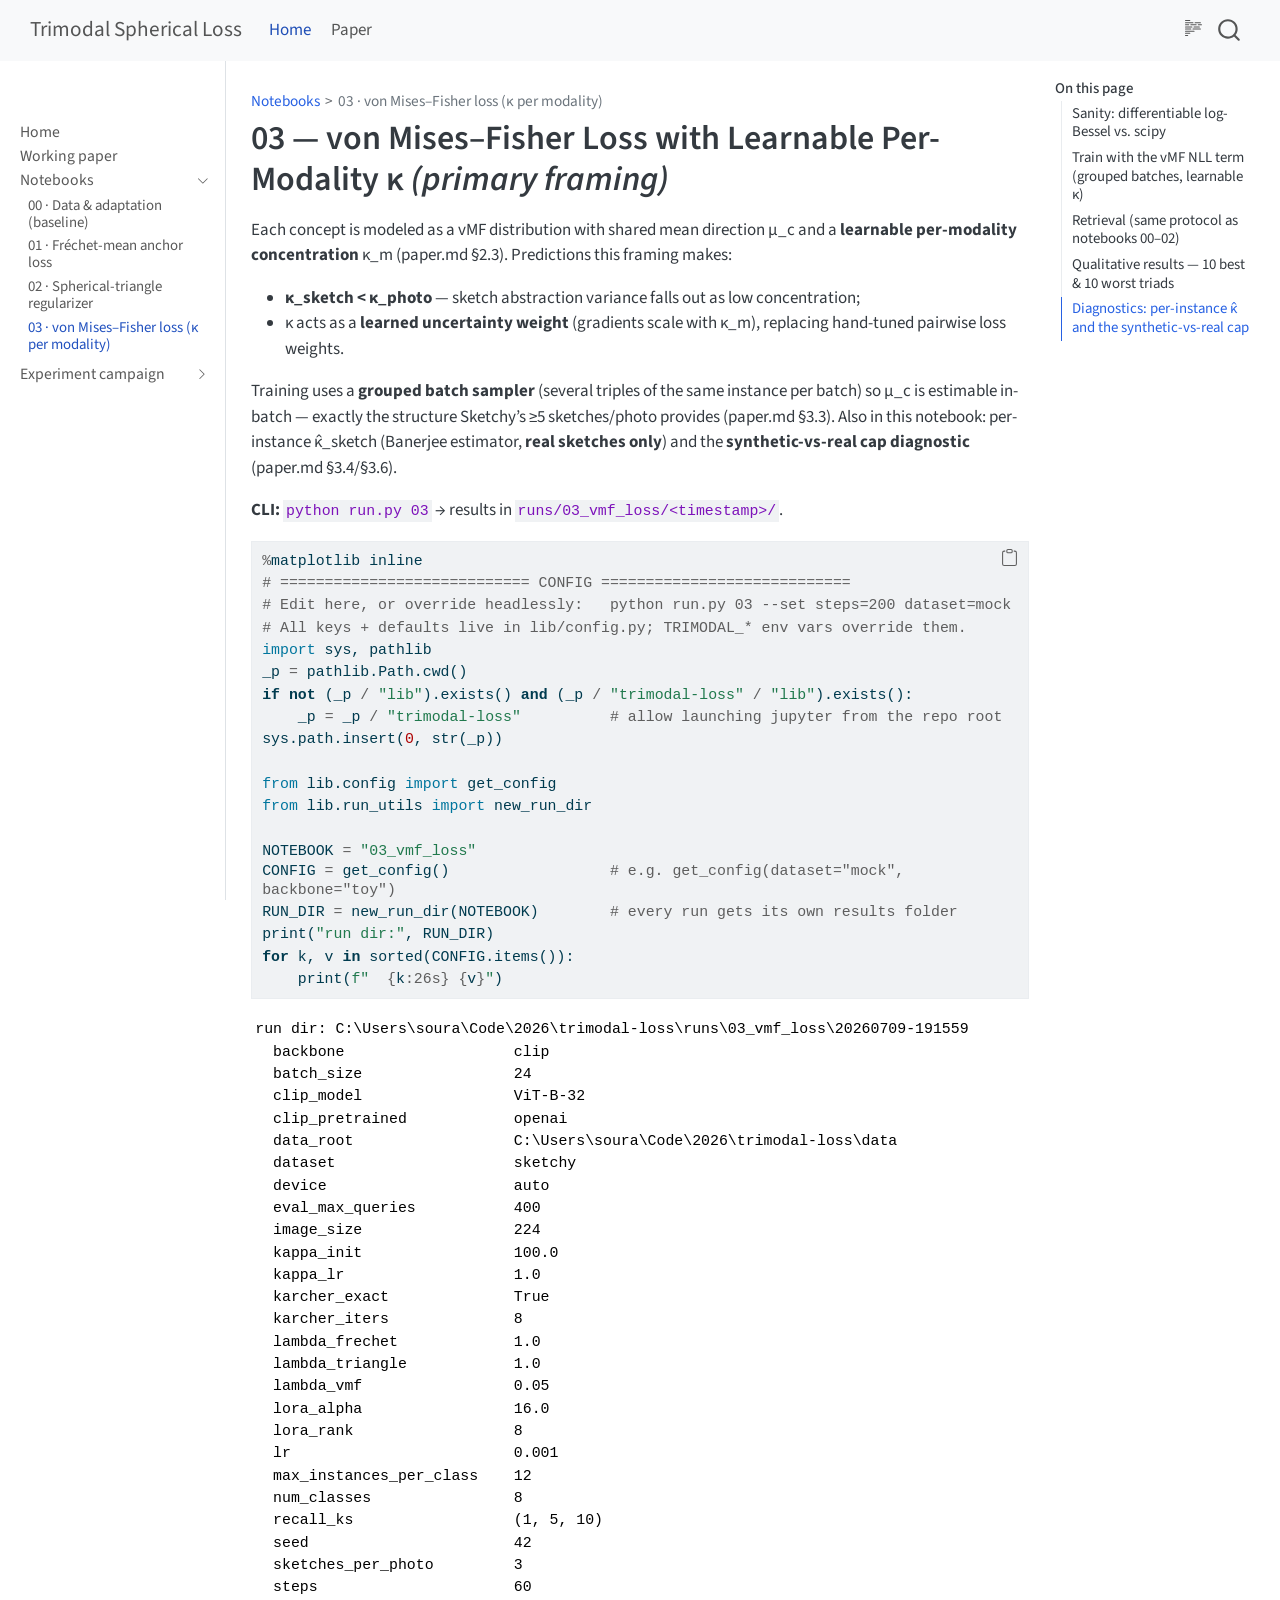
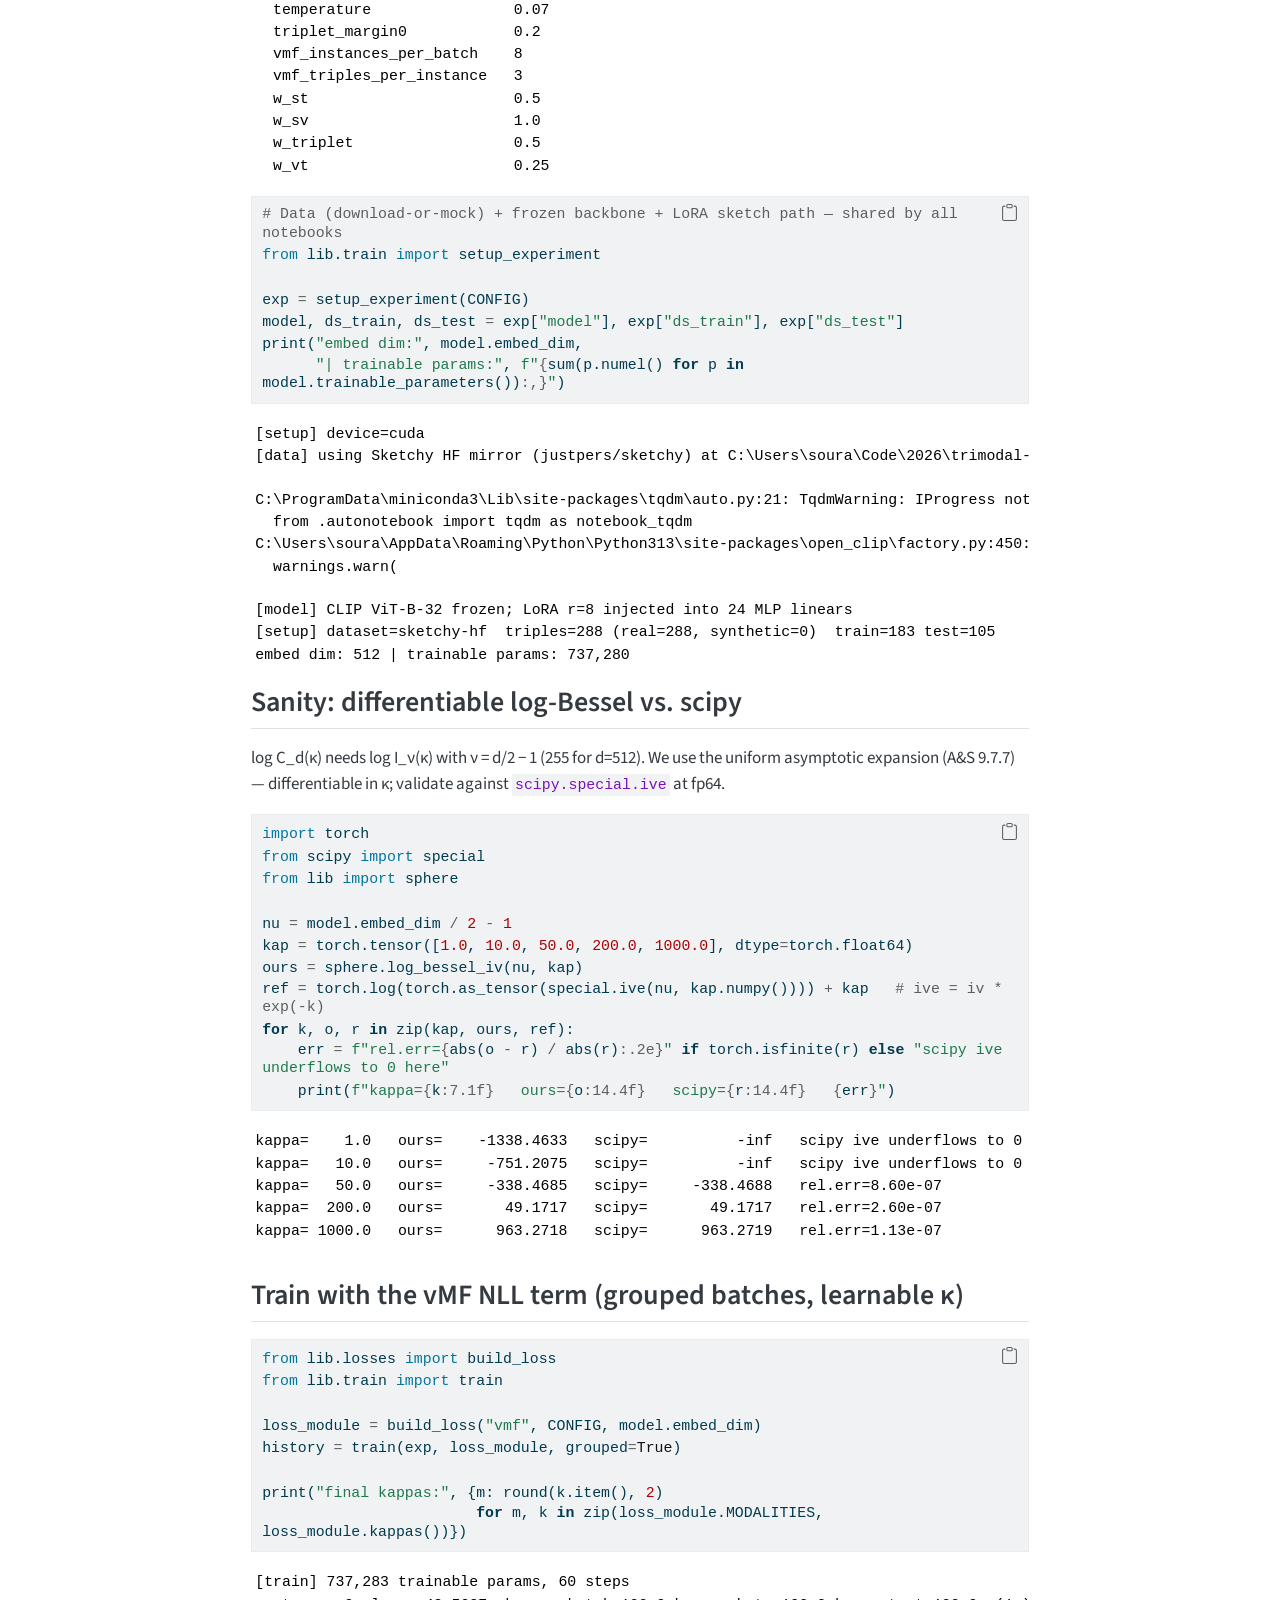
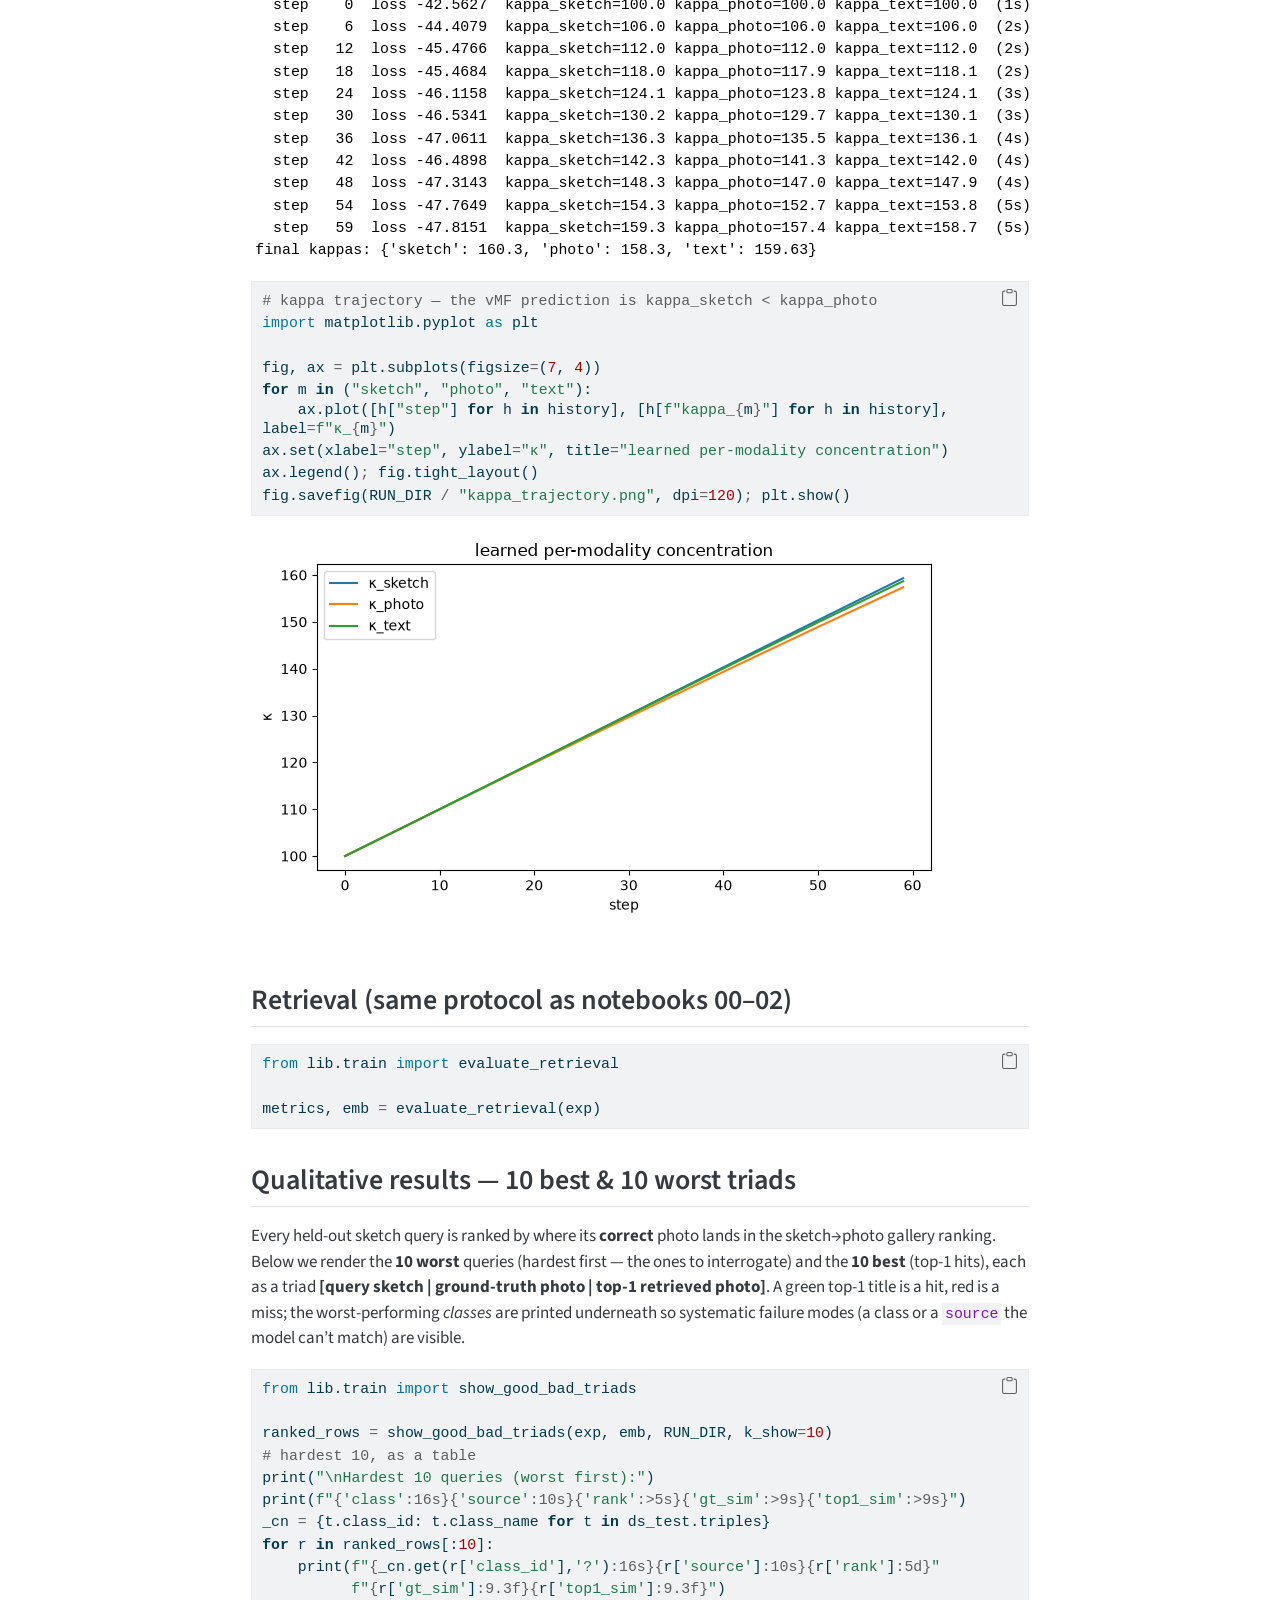
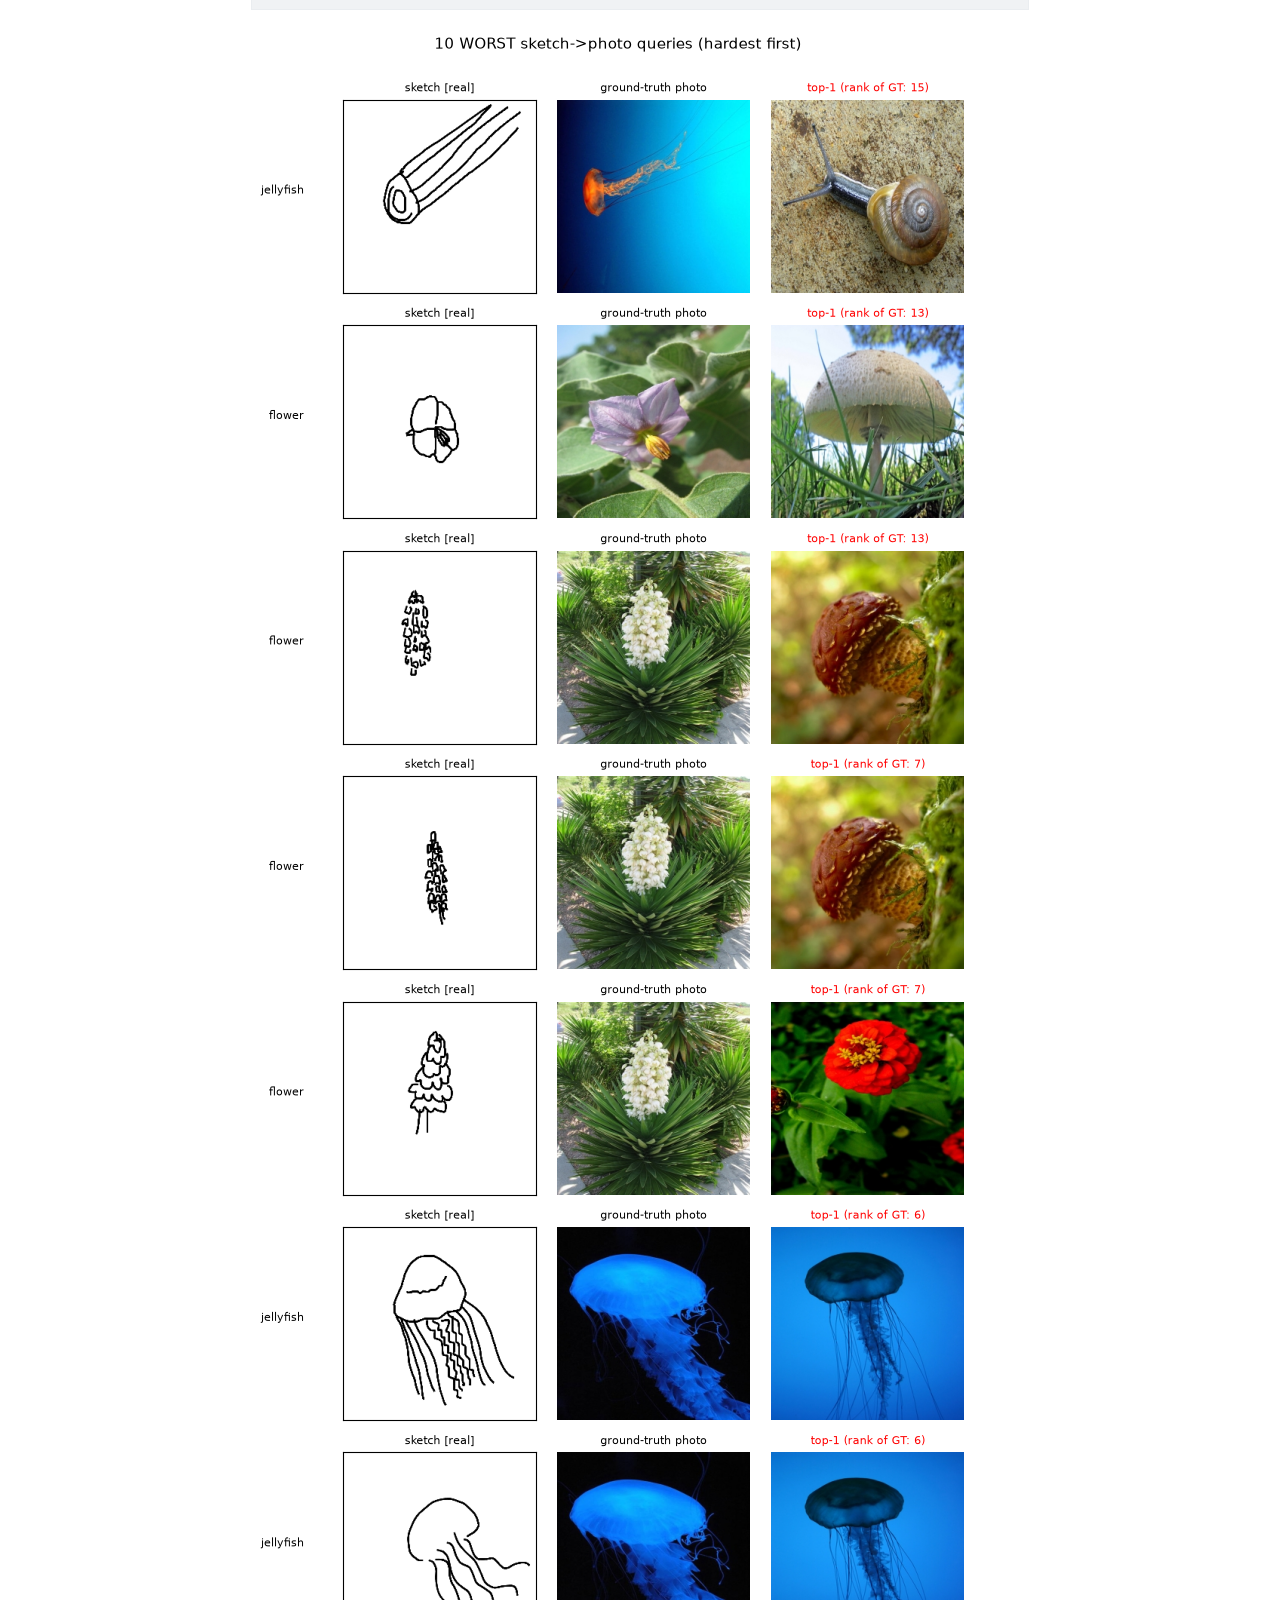
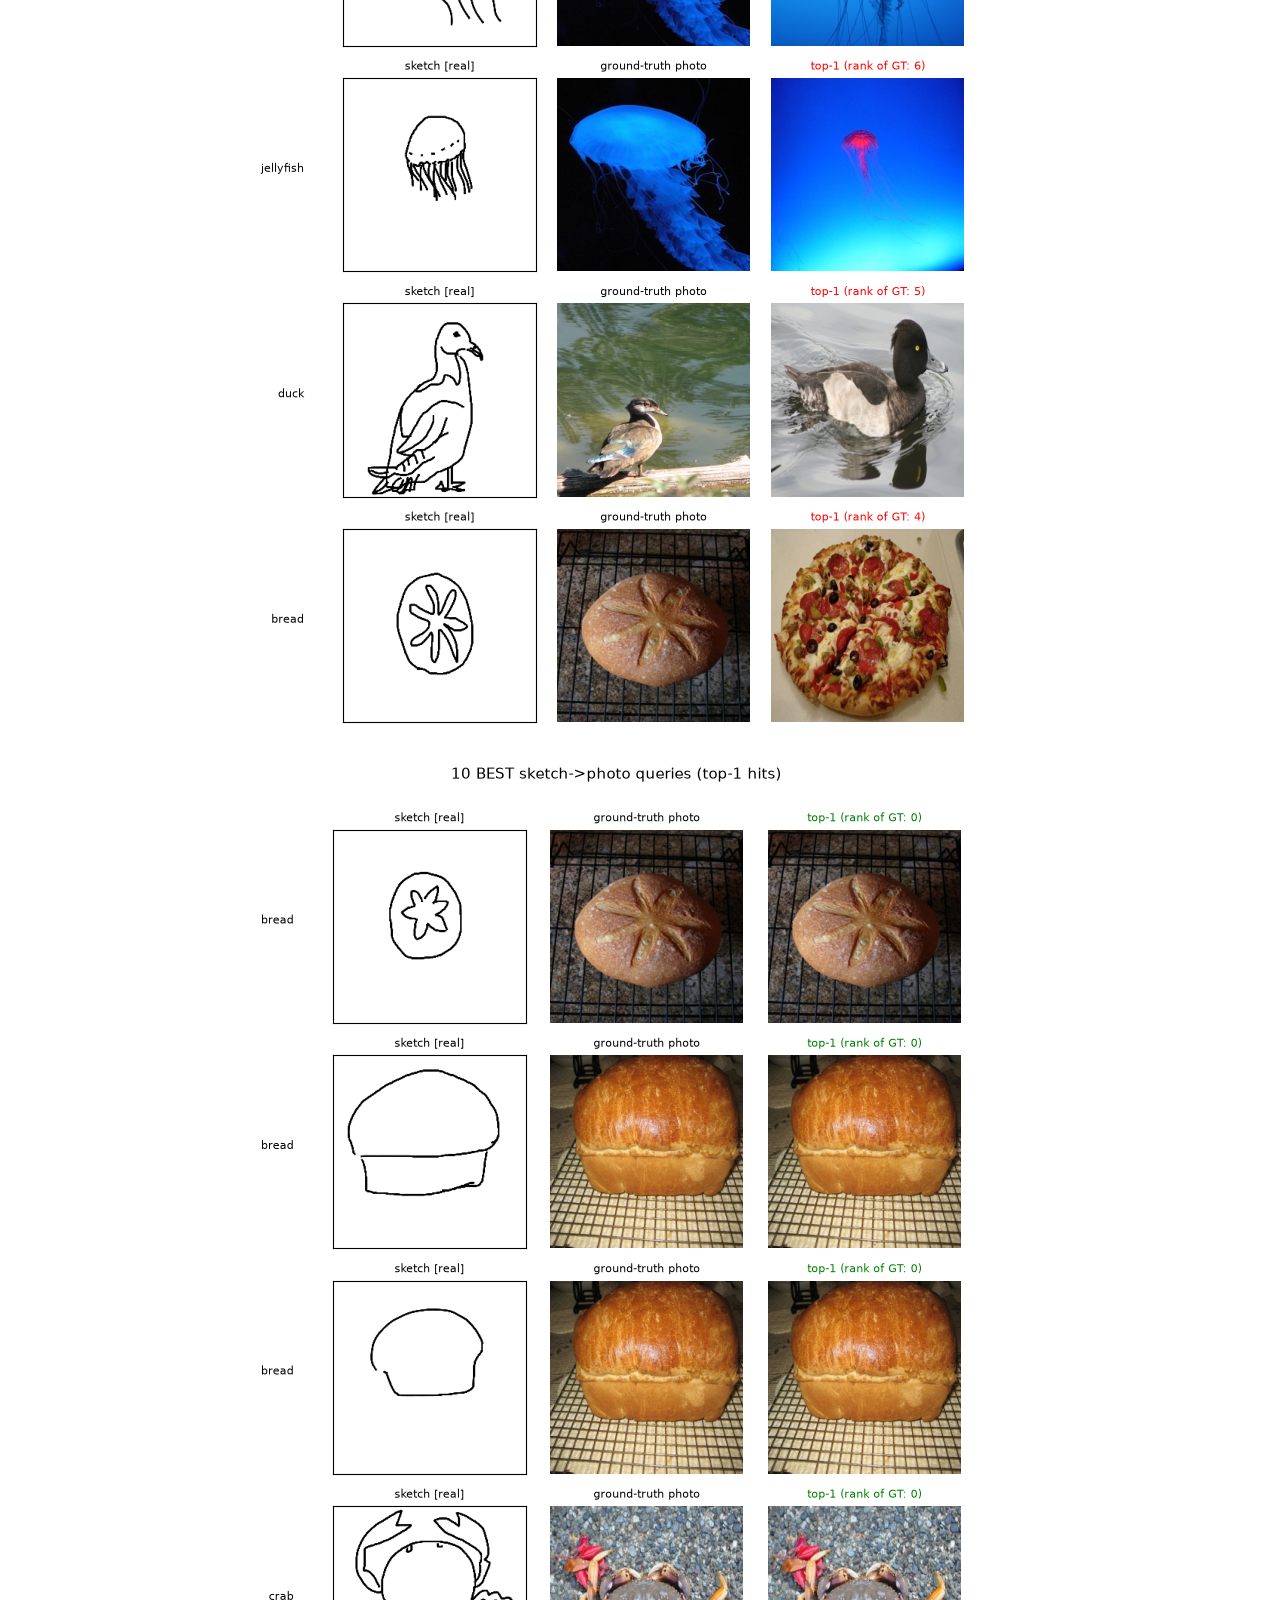
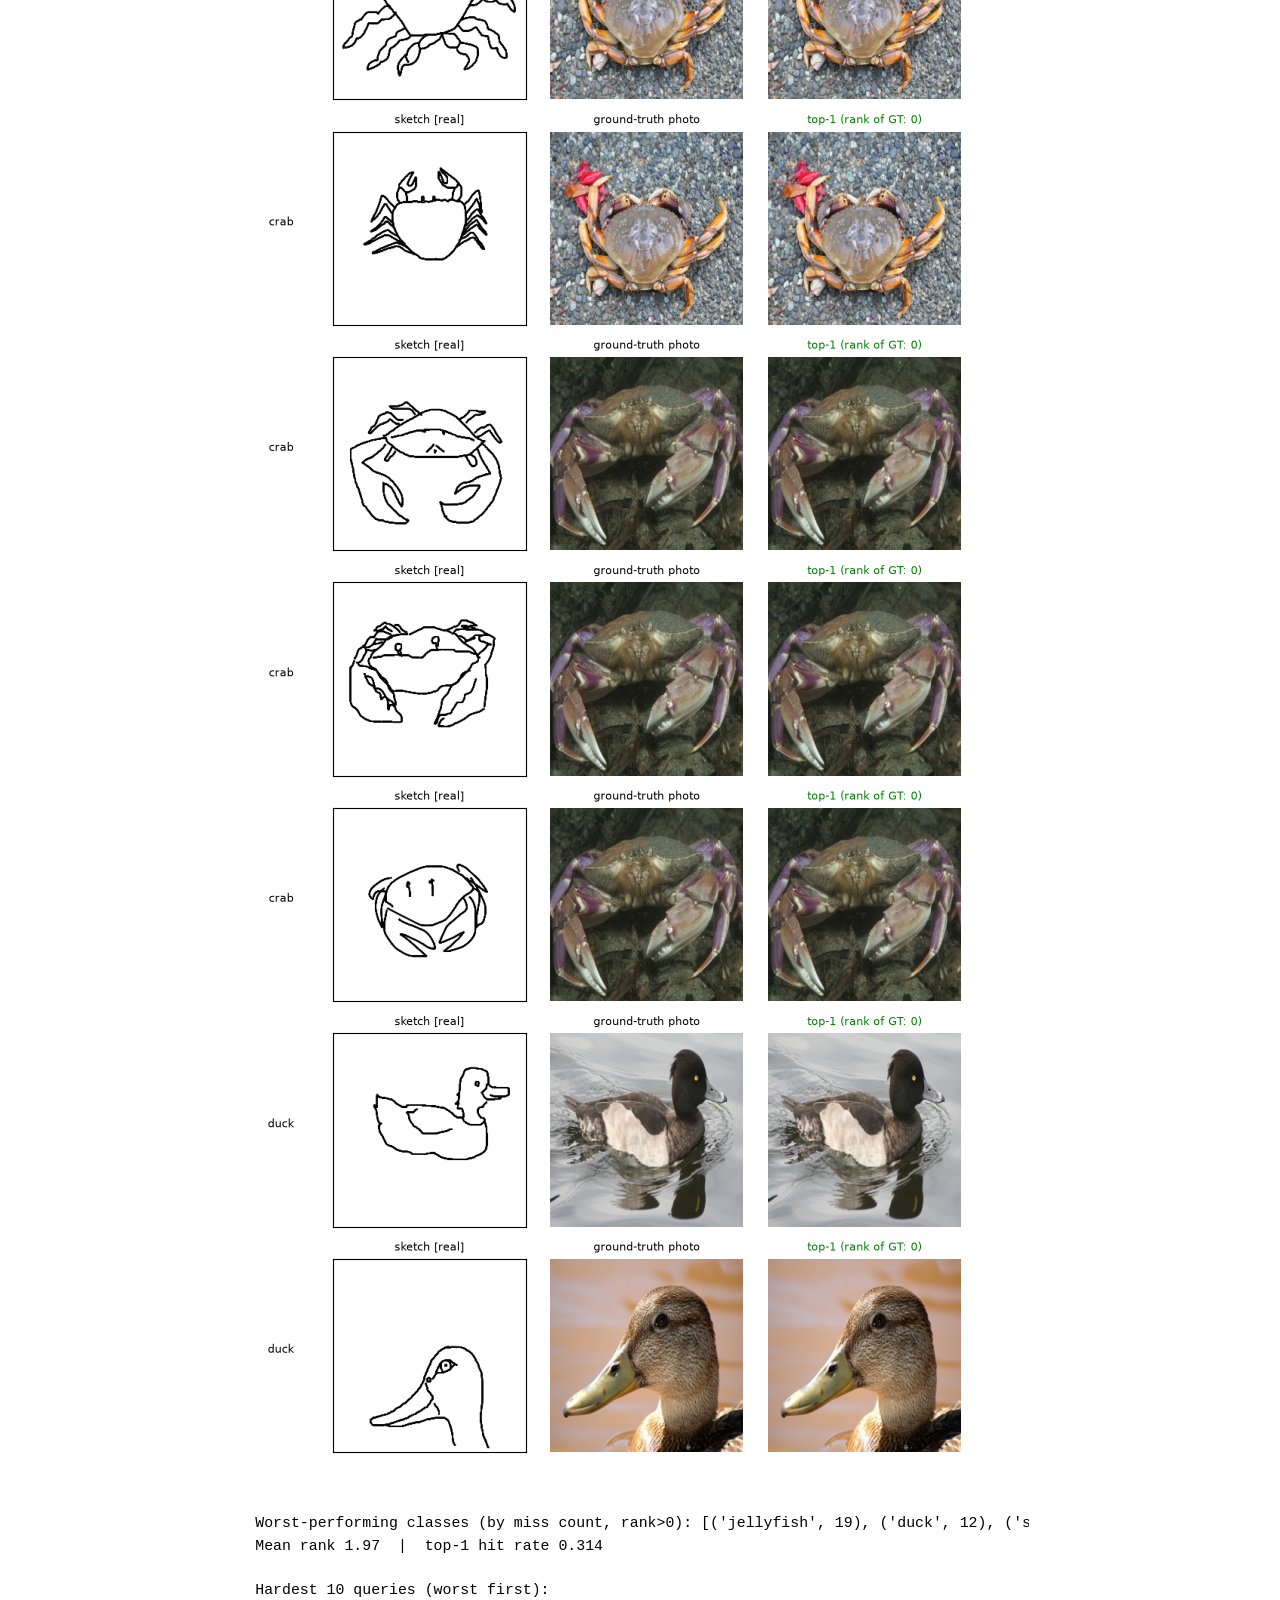
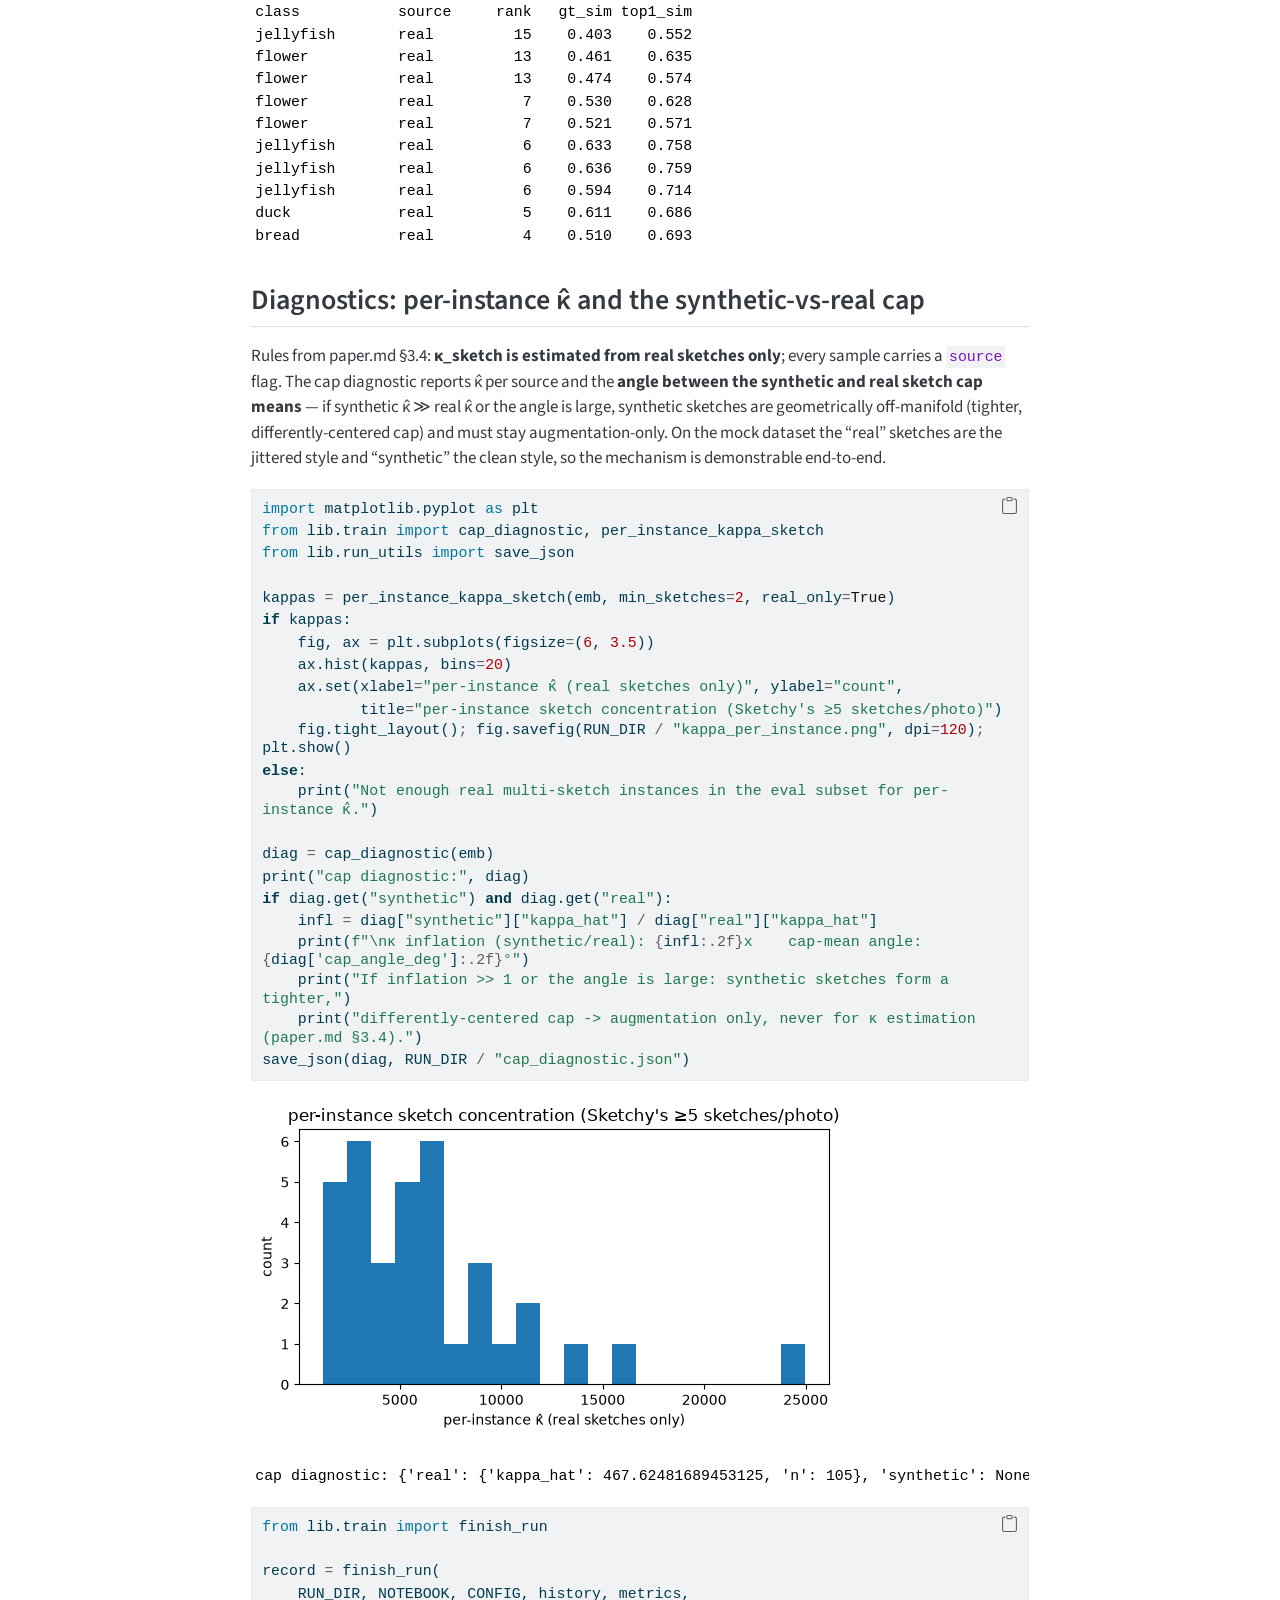
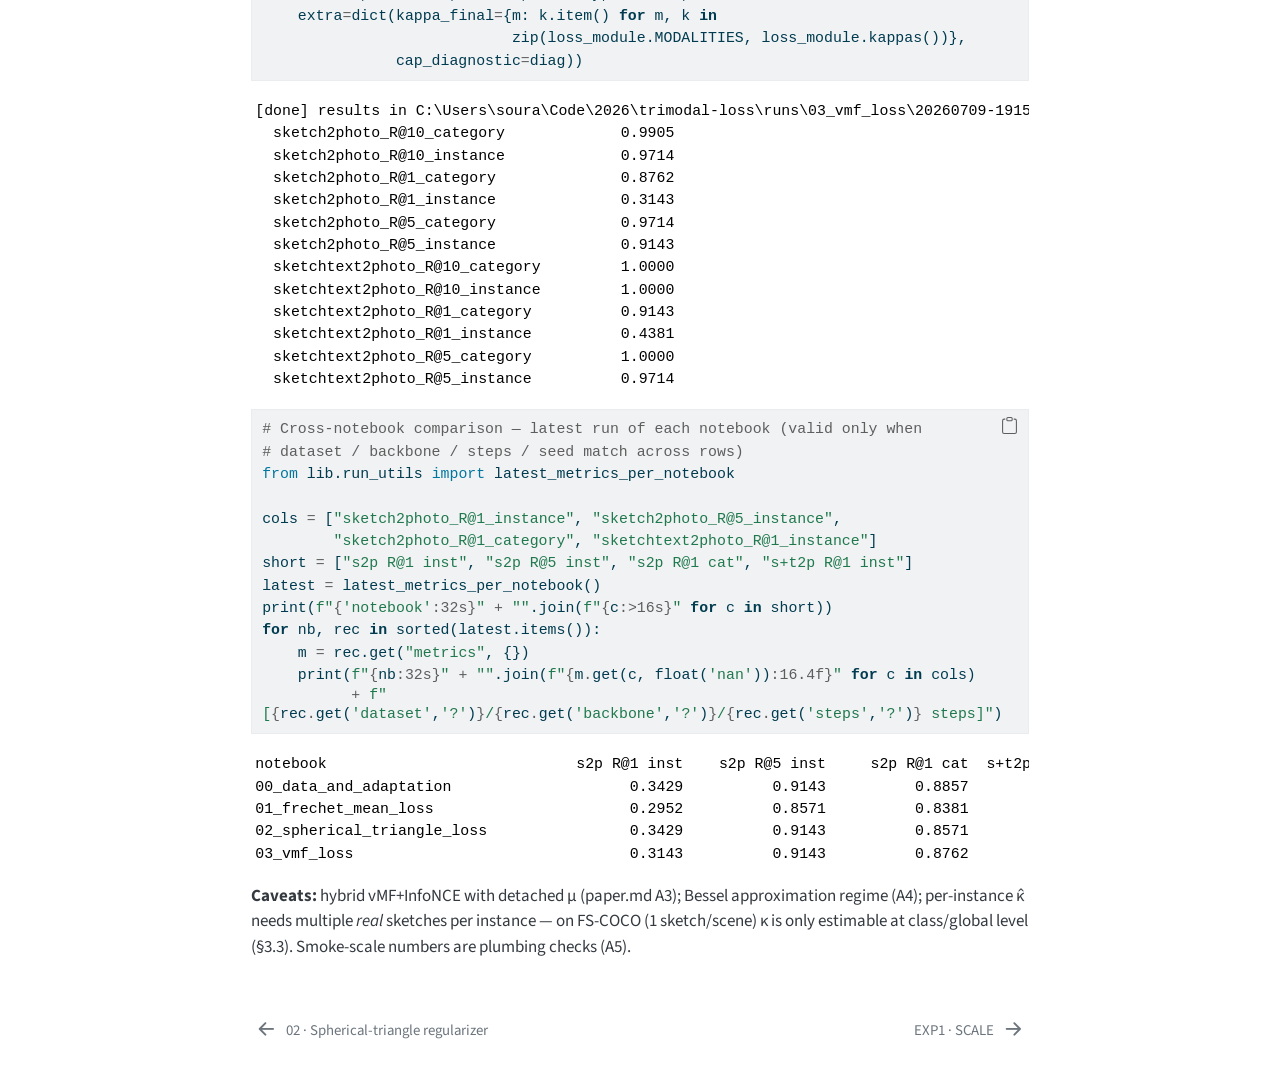
<file: 03_vmf_loss.html>
<!DOCTYPE html>
<html xmlns="http://www.w3.org/1999/xhtml" lang="en" xml:lang="en"><head>

<meta charset="utf-8">
<meta name="generator" content="quarto-1.9.38">

<meta name="viewport" content="width=device-width, initial-scale=1.0, user-scalable=yes">


<title>03 — von Mises–Fisher Loss with Learnable Per-Modality κ (primary framing) – Trimodal Spherical Loss</title>
<style>
/* Default styles provided by pandoc.
** See https://pandoc.org/MANUAL.html#variables-for-html for config info.
*/
code{white-space: pre-wrap;}
span.smallcaps{font-variant: small-caps;}
div.columns{display: flex; gap: min(4vw, 1.5em);}
div.column{flex: auto; overflow-x: auto;}
div.hanging-indent{margin-left: 1.5em; text-indent: -1.5em;}
ul.task-list{list-style: none;}
ul.task-list li input[type="checkbox"] {
  width: 0.8em;
  margin: 0 0.8em 0.2em -1em; /* quarto-specific, see https://github.com/quarto-dev/quarto-cli/issues/4556 */ 
  vertical-align: middle;
}
/* CSS for syntax highlighting */
html { -webkit-text-size-adjust: 100%; }
pre > code.sourceCode { white-space: pre; position: relative; }
pre > code.sourceCode > span { display: inline-block; line-height: 1.25; }
pre > code.sourceCode > span:empty { height: 1.2em; }
.sourceCode { overflow: visible; }
code.sourceCode > span { color: inherit; text-decoration: inherit; }
div.sourceCode { margin: 1em 0; }
pre.sourceCode { margin: 0; }
@media screen {
div.sourceCode { overflow: auto; }
}
@media print {
pre > code.sourceCode { white-space: pre-wrap; }
pre > code.sourceCode > span { text-indent: -5em; padding-left: 5em; }
}
pre.numberSource code
  { counter-reset: source-line 0; }
pre.numberSource code > span
  { position: relative; left: -4em; counter-increment: source-line; }
pre.numberSource code > span > a:first-child::before
  { content: counter(source-line);
    position: relative; left: -1em; text-align: right; vertical-align: baseline;
    border: none; display: inline-block;
    -webkit-touch-callout: none; -webkit-user-select: none;
    -khtml-user-select: none; -moz-user-select: none;
    -ms-user-select: none; user-select: none;
    padding: 0 4px; width: 4em;
  }
pre.numberSource { margin-left: 3em;  padding-left: 4px; }
div.sourceCode
  {   }
@media screen {
pre > code.sourceCode > span > a:first-child::before { text-decoration: underline; }
}
</style>


<script src="site_libs/quarto-nav/quarto-nav.js"></script>
<script src="site_libs/quarto-nav/headroom.min.js"></script>
<script src="site_libs/clipboard/clipboard.min.js"></script>
<script src="site_libs/quarto-search/autocomplete.umd.js"></script>
<script src="site_libs/quarto-search/fuse.min.js"></script>
<script src="site_libs/quarto-search/quarto-search.js"></script>
<meta name="quarto:offset" content="./">
<link href="./docs/exp1_SCALE_plan_and_observation.html" rel="next">
<link href="./02_spherical_triangle_loss.html" rel="prev">
<script src="site_libs/quarto-html/quarto.js" type="module"></script>
<script src="site_libs/quarto-html/tabsets/tabsets.js" type="module"></script>
<script src="site_libs/quarto-html/popper.min.js"></script>
<script src="site_libs/quarto-html/tippy.umd.min.js"></script>
<script src="site_libs/quarto-html/anchor.min.js"></script>
<link href="site_libs/quarto-html/tippy.css" rel="stylesheet">
<link href="site_libs/quarto-html/quarto-syntax-highlighting-15634bcf2e68342d4ad2dfa704d543f6.css" rel="stylesheet" id="quarto-text-highlighting-styles">
<script src="site_libs/bootstrap/bootstrap.min.js"></script>
<link href="site_libs/bootstrap/bootstrap-icons.css" rel="stylesheet">
<link href="site_libs/bootstrap/bootstrap-fd6c97ee6dae9fb3bde4de74a669a8cf.min.css" rel="stylesheet" append-hash="true" id="quarto-bootstrap" data-mode="light">
<script id="quarto-search-options" type="application/json">{
  "location": "navbar",
  "copy-button": false,
  "collapse-after": 3,
  "panel-placement": "end",
  "type": "overlay",
  "limit": 50,
  "keyboard-shortcut": [
    "f",
    "/",
    "s"
  ],
  "show-item-context": false,
  "language": {
    "search-no-results-text": "No results",
    "search-matching-documents-text": "matching documents",
    "search-copy-link-title": "Copy link to search",
    "search-hide-matches-text": "Hide additional matches",
    "search-more-match-text": "more match in this document",
    "search-more-matches-text": "more matches in this document",
    "search-clear-button-title": "Clear",
    "search-text-placeholder": "",
    "search-detached-cancel-button-title": "Cancel",
    "search-submit-button-title": "Submit",
    "search-label": "Search"
  }
}</script>


</head>

<body class="nav-sidebar docked nav-fixed quarto-light">

<div id="quarto-search-results"></div>
  <header id="quarto-header" class="headroom fixed-top">
    <nav class="navbar navbar-expand-lg " data-bs-theme="dark">
      <div class="navbar-container container-fluid">
      <div class="navbar-brand-container mx-auto">
    <a class="navbar-brand" href="./index.html">
    <span class="navbar-title">Trimodal Spherical Loss</span>
    </a>
  </div>
            <div id="quarto-search" class="" title="Search"></div>
          <button class="navbar-toggler" type="button" data-bs-toggle="collapse" data-bs-target="#navbarCollapse" aria-controls="navbarCollapse" role="menu" aria-expanded="false" aria-label="Toggle navigation" onclick="if (window.quartoToggleHeadroom) { window.quartoToggleHeadroom(); }">
  <span class="navbar-toggler-icon"></span>
</button>
          <div class="collapse navbar-collapse" id="navbarCollapse">
            <ul class="navbar-nav navbar-nav-scroll me-auto">
  <li class="nav-item">
    <a class="nav-link active" href="./index.html" aria-current="page"> 
<span class="menu-text">Home</span></a>
  </li>  
  <li class="nav-item">
    <a class="nav-link" href="./paper.html"> 
<span class="menu-text">Paper</span></a>
  </li>  
</ul>
          </div> <!-- /navcollapse -->
            <div class="quarto-navbar-tools">
  <a href="" class="quarto-reader-toggle quarto-navigation-tool px-1" onclick="window.quartoToggleReader(); return false;" title="Toggle reader mode">
  <div class="quarto-reader-toggle-btn">
  <i class="bi"></i>
  </div>
</a>
</div>
      </div> <!-- /container-fluid -->
    </nav>
  <nav class="quarto-secondary-nav">
    <div class="container-fluid d-flex">
      <button type="button" class="quarto-btn-toggle btn" data-bs-toggle="collapse" role="button" data-bs-target=".quarto-sidebar-collapse-item" aria-controls="quarto-sidebar" aria-expanded="false" aria-label="Toggle sidebar navigation" onclick="if (window.quartoToggleHeadroom) { window.quartoToggleHeadroom(); }">
        <i class="bi bi-layout-text-sidebar-reverse"></i>
      </button>
        <nav class="quarto-page-breadcrumbs" aria-label="breadcrumb"><ol class="breadcrumb"><li class="breadcrumb-item"><a href="./00_data_and_adaptation.html">Notebooks</a></li><li class="breadcrumb-item"><a href="./03_vmf_loss.html">03 · von Mises–Fisher loss (κ per modality)</a></li></ol></nav>
        <a class="flex-grow-1" role="navigation" data-bs-toggle="collapse" data-bs-target=".quarto-sidebar-collapse-item" aria-controls="quarto-sidebar" aria-expanded="false" aria-label="Toggle sidebar navigation" onclick="if (window.quartoToggleHeadroom) { window.quartoToggleHeadroom(); }">      
        </a>
      <button type="button" class="btn quarto-search-button" aria-label="Search" onclick="window.quartoOpenSearch();">
        <i class="bi bi-search"></i>
      </button>
    </div>
  </nav>
</header>
<!-- content -->
<div id="quarto-content" class="quarto-container page-columns page-rows-contents page-layout-article page-navbar">
<!-- sidebar -->
  <nav id="quarto-sidebar" class="sidebar collapse collapse-horizontal quarto-sidebar-collapse-item sidebar-navigation docked overflow-auto">
        <div class="mt-2 flex-shrink-0 align-items-center">
        <div class="sidebar-search">
        <div id="quarto-search" class="" title="Search"></div>
        </div>
        </div>
    <div class="sidebar-menu-container"> 
    <ul class="list-unstyled mt-1">
        <li class="sidebar-item">
  <div class="sidebar-item-container"> 
  <a href="./index.html" class="sidebar-item-text sidebar-link">
 <span class="menu-text">Home</span></a>
  </div>
</li>
        <li class="sidebar-item">
  <div class="sidebar-item-container"> 
  <a href="./paper.html" class="sidebar-item-text sidebar-link">
 <span class="menu-text">Working paper</span></a>
  </div>
</li>
        <li class="sidebar-item sidebar-item-section">
      <div class="sidebar-item-container"> 
            <a class="sidebar-item-text sidebar-link text-start" data-bs-toggle="collapse" data-bs-target="#quarto-sidebar-section-1" role="navigation" aria-expanded="true">
 <span class="menu-text">Notebooks</span></a>
          <a class="sidebar-item-toggle text-start" data-bs-toggle="collapse" data-bs-target="#quarto-sidebar-section-1" role="navigation" aria-expanded="true" aria-label="Toggle section">
            <i class="bi bi-chevron-right ms-2"></i>
          </a> 
      </div>
      <ul id="quarto-sidebar-section-1" class="collapse list-unstyled sidebar-section depth1 show">  
          <li class="sidebar-item">
  <div class="sidebar-item-container"> 
  <a href="./00_data_and_adaptation.html" class="sidebar-item-text sidebar-link">
 <span class="menu-text">00 · Data &amp; adaptation (baseline)</span></a>
  </div>
</li>
          <li class="sidebar-item">
  <div class="sidebar-item-container"> 
  <a href="./01_frechet_mean_loss.html" class="sidebar-item-text sidebar-link">
 <span class="menu-text">01 · Fréchet-mean anchor loss</span></a>
  </div>
</li>
          <li class="sidebar-item">
  <div class="sidebar-item-container"> 
  <a href="./02_spherical_triangle_loss.html" class="sidebar-item-text sidebar-link">
 <span class="menu-text">02 · Spherical-triangle regularizer</span></a>
  </div>
</li>
          <li class="sidebar-item">
  <div class="sidebar-item-container"> 
  <a href="./03_vmf_loss.html" class="sidebar-item-text sidebar-link active">
 <span class="menu-text">03 · von Mises–Fisher loss (κ per modality)</span></a>
  </div>
</li>
      </ul>
  </li>
        <li class="sidebar-item sidebar-item-section">
      <div class="sidebar-item-container"> 
            <a class="sidebar-item-text sidebar-link text-start collapsed" data-bs-toggle="collapse" data-bs-target="#quarto-sidebar-section-2" role="navigation" aria-expanded="false">
 <span class="menu-text">Experiment campaign</span></a>
          <a class="sidebar-item-toggle text-start collapsed" data-bs-toggle="collapse" data-bs-target="#quarto-sidebar-section-2" role="navigation" aria-expanded="false" aria-label="Toggle section">
            <i class="bi bi-chevron-right ms-2"></i>
          </a> 
      </div>
      <ul id="quarto-sidebar-section-2" class="collapse list-unstyled sidebar-section depth1 ">  
          <li class="sidebar-item">
  <div class="sidebar-item-container"> 
  <a href="./docs/exp1_SCALE_plan_and_observation.html" class="sidebar-item-text sidebar-link">
 <span class="menu-text">EXP1 · SCALE</span></a>
  </div>
</li>
          <li class="sidebar-item">
  <div class="sidebar-item-container"> 
  <a href="./docs/exp2_WEIGH_plan_and_observation.html" class="sidebar-item-text sidebar-link">
 <span class="menu-text">EXP2 · WEIGH</span></a>
  </div>
</li>
          <li class="sidebar-item">
  <div class="sidebar-item-container"> 
  <a href="./docs/exp3_KAPPA_plan_and_observation.html" class="sidebar-item-text sidebar-link">
 <span class="menu-text">EXP3 · KAPPA</span></a>
  </div>
</li>
          <li class="sidebar-item">
  <div class="sidebar-item-container"> 
  <a href="./docs/exp4_SHAPE_plan_and_observation.html" class="sidebar-item-text sidebar-link">
 <span class="menu-text">EXP4 · SHAPE</span></a>
  </div>
</li>
          <li class="sidebar-item">
  <div class="sidebar-item-container"> 
  <a href="./docs/exp5_SCENE_plan_and_observation.html" class="sidebar-item-text sidebar-link">
 <span class="menu-text">EXP5 · SCENE</span></a>
  </div>
</li>
      </ul>
  </li>
    </ul>
    </div>
</nav>
<div id="quarto-sidebar-glass" class="quarto-sidebar-collapse-item" data-bs-toggle="collapse" data-bs-target=".quarto-sidebar-collapse-item"></div>
<!-- margin-sidebar -->
    <div id="quarto-margin-sidebar" class="sidebar margin-sidebar">
        <nav id="TOC" role="doc-toc" class="toc-active">
    <h2 id="toc-title">On this page</h2>
   
  <ul class="collapse">
  <li><a href="#sanity-differentiable-log-bessel-vs.-scipy" id="toc-sanity-differentiable-log-bessel-vs.-scipy" class="nav-link active" data-scroll-target="#sanity-differentiable-log-bessel-vs.-scipy">Sanity: differentiable log-Bessel vs.&nbsp;scipy</a></li>
  <li><a href="#train-with-the-vmf-nll-term-grouped-batches-learnable-κ" id="toc-train-with-the-vmf-nll-term-grouped-batches-learnable-κ" class="nav-link" data-scroll-target="#train-with-the-vmf-nll-term-grouped-batches-learnable-κ">Train with the vMF NLL term (grouped batches, learnable κ)</a></li>
  <li><a href="#retrieval-same-protocol-as-notebooks-0002" id="toc-retrieval-same-protocol-as-notebooks-0002" class="nav-link" data-scroll-target="#retrieval-same-protocol-as-notebooks-0002">Retrieval (same protocol as notebooks 00–02)</a></li>
  <li><a href="#qualitative-results-10-best-10-worst-triads" id="toc-qualitative-results-10-best-10-worst-triads" class="nav-link" data-scroll-target="#qualitative-results-10-best-10-worst-triads">Qualitative results — 10 best &amp; 10 worst triads</a></li>
  <li><a href="#diagnostics-per-instance-κ-and-the-synthetic-vs-real-cap" id="toc-diagnostics-per-instance-κ-and-the-synthetic-vs-real-cap" class="nav-link" data-scroll-target="#diagnostics-per-instance-κ-and-the-synthetic-vs-real-cap">Diagnostics: per-instance κ̂ and the synthetic-vs-real cap</a></li>
  </ul>
</nav>
    </div>
<!-- main -->
<main class="content" id="quarto-document-content">

<header id="title-block-header" class="quarto-title-block default"><nav class="quarto-page-breadcrumbs quarto-title-breadcrumbs d-none d-lg-block" aria-label="breadcrumb"><ol class="breadcrumb"><li class="breadcrumb-item"><a href="./00_data_and_adaptation.html">Notebooks</a></li><li class="breadcrumb-item"><a href="./03_vmf_loss.html">03 · von Mises–Fisher loss (κ per modality)</a></li></ol></nav>
<div class="quarto-title">
<h1 class="title">03 — von Mises–Fisher Loss with Learnable Per-Modality κ <em>(primary framing)</em></h1>
</div>



<div class="quarto-title-meta">

    
  
    
  </div>
  


</header>


<p>Each concept is modeled as a vMF distribution with shared mean direction μ_c and a <strong>learnable per-modality concentration</strong> κ_m (paper.md §2.3). Predictions this framing makes:</p>
<ul>
<li><strong>κ_sketch &lt; κ_photo</strong> — sketch abstraction variance falls out as low concentration;</li>
<li>κ acts as a <strong>learned uncertainty weight</strong> (gradients scale with κ_m), replacing hand-tuned pairwise loss weights.</li>
</ul>
<p>Training uses a <strong>grouped batch sampler</strong> (several triples of the same instance per batch) so μ_c is estimable in-batch — exactly the structure Sketchy’s ≥5 sketches/photo provides (paper.md §3.3). Also in this notebook: per-instance κ̂_sketch (Banerjee estimator, <strong>real sketches only</strong>) and the <strong>synthetic-vs-real cap diagnostic</strong> (paper.md §3.4/§3.6).</p>
<p><strong>CLI:</strong> <code>python run.py 03</code> → results in <code>runs/03_vmf_loss/&lt;timestamp&gt;/</code>.</p>
<div id="928f7868" class="cell" data-quarto-private-1="{&quot;key&quot;:&quot;execution&quot;,&quot;value&quot;:{&quot;iopub.execute_input&quot;:&quot;2026-07-09T18:16:00.436239Z&quot;,&quot;iopub.status.busy&quot;:&quot;2026-07-09T18:16:00.436038Z&quot;,&quot;iopub.status.idle&quot;:&quot;2026-07-09T18:16:02.079938Z&quot;,&quot;shell.execute_reply&quot;:&quot;2026-07-09T18:16:02.079386Z&quot;}}" data-execution_count="1">
<div class="code-copy-outer-scaffold"><div class="sourceCode cell-code" id="cb1"><pre class="sourceCode python code-with-copy"><code class="sourceCode python"><span id="cb1-1"><a href="#cb1-1" aria-hidden="true" tabindex="-1"></a><span class="op">%</span>matplotlib inline</span>
<span id="cb1-2"><a href="#cb1-2" aria-hidden="true" tabindex="-1"></a><span class="co"># ============================ CONFIG ============================</span></span>
<span id="cb1-3"><a href="#cb1-3" aria-hidden="true" tabindex="-1"></a><span class="co"># Edit here, or override headlessly:   python run.py 03 --set steps=200 dataset=mock</span></span>
<span id="cb1-4"><a href="#cb1-4" aria-hidden="true" tabindex="-1"></a><span class="co"># All keys + defaults live in lib/config.py; TRIMODAL_* env vars override them.</span></span>
<span id="cb1-5"><a href="#cb1-5" aria-hidden="true" tabindex="-1"></a><span class="im">import</span> sys, pathlib</span>
<span id="cb1-6"><a href="#cb1-6" aria-hidden="true" tabindex="-1"></a>_p <span class="op">=</span> pathlib.Path.cwd()</span>
<span id="cb1-7"><a href="#cb1-7" aria-hidden="true" tabindex="-1"></a><span class="cf">if</span> <span class="kw">not</span> (_p <span class="op">/</span> <span class="st">"lib"</span>).exists() <span class="kw">and</span> (_p <span class="op">/</span> <span class="st">"trimodal-loss"</span> <span class="op">/</span> <span class="st">"lib"</span>).exists():</span>
<span id="cb1-8"><a href="#cb1-8" aria-hidden="true" tabindex="-1"></a>    _p <span class="op">=</span> _p <span class="op">/</span> <span class="st">"trimodal-loss"</span>          <span class="co"># allow launching jupyter from the repo root</span></span>
<span id="cb1-9"><a href="#cb1-9" aria-hidden="true" tabindex="-1"></a>sys.path.insert(<span class="dv">0</span>, <span class="bu">str</span>(_p))</span>
<span id="cb1-10"><a href="#cb1-10" aria-hidden="true" tabindex="-1"></a></span>
<span id="cb1-11"><a href="#cb1-11" aria-hidden="true" tabindex="-1"></a><span class="im">from</span> lib.config <span class="im">import</span> get_config</span>
<span id="cb1-12"><a href="#cb1-12" aria-hidden="true" tabindex="-1"></a><span class="im">from</span> lib.run_utils <span class="im">import</span> new_run_dir</span>
<span id="cb1-13"><a href="#cb1-13" aria-hidden="true" tabindex="-1"></a></span>
<span id="cb1-14"><a href="#cb1-14" aria-hidden="true" tabindex="-1"></a>NOTEBOOK <span class="op">=</span> <span class="st">"03_vmf_loss"</span></span>
<span id="cb1-15"><a href="#cb1-15" aria-hidden="true" tabindex="-1"></a>CONFIG <span class="op">=</span> get_config()                  <span class="co"># e.g. get_config(dataset="mock", backbone="toy")</span></span>
<span id="cb1-16"><a href="#cb1-16" aria-hidden="true" tabindex="-1"></a>RUN_DIR <span class="op">=</span> new_run_dir(NOTEBOOK)        <span class="co"># every run gets its own results folder</span></span>
<span id="cb1-17"><a href="#cb1-17" aria-hidden="true" tabindex="-1"></a><span class="bu">print</span>(<span class="st">"run dir:"</span>, RUN_DIR)</span>
<span id="cb1-18"><a href="#cb1-18" aria-hidden="true" tabindex="-1"></a><span class="cf">for</span> k, v <span class="kw">in</span> <span class="bu">sorted</span>(CONFIG.items()):</span>
<span id="cb1-19"><a href="#cb1-19" aria-hidden="true" tabindex="-1"></a>    <span class="bu">print</span>(<span class="ss">f"  </span><span class="sc">{</span>k<span class="sc">:26s}</span><span class="ss"> </span><span class="sc">{</span>v<span class="sc">}</span><span class="ss">"</span>)</span></code></pre></div><button title="Copy to Clipboard" class="code-copy-button"><i class="bi"></i></button></div>
<div class="cell-output cell-output-stdout">
<pre><code>run dir: C:\Users\soura\Code\2026\trimodal-loss\runs\03_vmf_loss\20260709-191559
  backbone                   clip
  batch_size                 24
  clip_model                 ViT-B-32
  clip_pretrained            openai
  data_root                  C:\Users\soura\Code\2026\trimodal-loss\data
  dataset                    sketchy
  device                     auto
  eval_max_queries           400
  image_size                 224
  kappa_init                 100.0
  kappa_lr                   1.0
  karcher_exact              True
  karcher_iters              8
  lambda_frechet             1.0
  lambda_triangle            1.0
  lambda_vmf                 0.05
  lora_alpha                 16.0
  lora_rank                  8
  lr                         0.001
  max_instances_per_class    12
  num_classes                8
  recall_ks                  (1, 5, 10)
  seed                       42
  sketches_per_photo         3
  steps                      60
  temperature                0.07
  triplet_margin0            0.2
  vmf_instances_per_batch    8
  vmf_triples_per_instance   3
  w_st                       0.5
  w_sv                       1.0
  w_triplet                  0.5
  w_vt                       0.25</code></pre>
</div>
</div>
<div id="b3183f44" class="cell" data-quarto-private-1="{&quot;key&quot;:&quot;execution&quot;,&quot;value&quot;:{&quot;iopub.execute_input&quot;:&quot;2026-07-09T18:16:02.081213Z&quot;,&quot;iopub.status.busy&quot;:&quot;2026-07-09T18:16:02.081007Z&quot;,&quot;iopub.status.idle&quot;:&quot;2026-07-09T18:16:07.864220Z&quot;,&quot;shell.execute_reply&quot;:&quot;2026-07-09T18:16:07.863476Z&quot;}}" data-execution_count="2">
<div class="code-copy-outer-scaffold"><div class="sourceCode cell-code" id="cb3"><pre class="sourceCode python code-with-copy"><code class="sourceCode python"><span id="cb3-1"><a href="#cb3-1" aria-hidden="true" tabindex="-1"></a><span class="co"># Data (download-or-mock) + frozen backbone + LoRA sketch path — shared by all notebooks</span></span>
<span id="cb3-2"><a href="#cb3-2" aria-hidden="true" tabindex="-1"></a><span class="im">from</span> lib.train <span class="im">import</span> setup_experiment</span>
<span id="cb3-3"><a href="#cb3-3" aria-hidden="true" tabindex="-1"></a></span>
<span id="cb3-4"><a href="#cb3-4" aria-hidden="true" tabindex="-1"></a>exp <span class="op">=</span> setup_experiment(CONFIG)</span>
<span id="cb3-5"><a href="#cb3-5" aria-hidden="true" tabindex="-1"></a>model, ds_train, ds_test <span class="op">=</span> exp[<span class="st">"model"</span>], exp[<span class="st">"ds_train"</span>], exp[<span class="st">"ds_test"</span>]</span>
<span id="cb3-6"><a href="#cb3-6" aria-hidden="true" tabindex="-1"></a><span class="bu">print</span>(<span class="st">"embed dim:"</span>, model.embed_dim,</span>
<span id="cb3-7"><a href="#cb3-7" aria-hidden="true" tabindex="-1"></a>      <span class="st">"| trainable params:"</span>, <span class="ss">f"</span><span class="sc">{</span><span class="bu">sum</span>(p.numel() <span class="cf">for</span> p <span class="kw">in</span> model.trainable_parameters())<span class="sc">:,}</span><span class="ss">"</span>)</span></code></pre></div><button title="Copy to Clipboard" class="code-copy-button"><i class="bi"></i></button></div>
<div class="cell-output cell-output-stdout">
<pre><code>[setup] device=cuda
[data] using Sketchy HF mirror (justpers/sketchy) at C:\Users\soura\Code\2026\trimodal-loss\data\sketchy_hf — real human sketches, GENERATED captions (pseudo-text)</code></pre>
</div>
<div class="cell-output cell-output-stderr">
<pre><code>C:\ProgramData\miniconda3\Lib\site-packages\tqdm\auto.py:21: TqdmWarning: IProgress not found. Please update jupyter and ipywidgets. See https://ipywidgets.readthedocs.io/en/stable/user_install.html
  from .autonotebook import tqdm as notebook_tqdm
C:\Users\soura\AppData\Roaming\Python\Python313\site-packages\open_clip\factory.py:450: UserWarning: QuickGELU mismatch between final model config (quick_gelu=False) and pretrained tag 'openai' (quick_gelu=True).
  warnings.warn(</code></pre>
</div>
<div class="cell-output cell-output-stdout">
<pre><code>[model] CLIP ViT-B-32 frozen; LoRA r=8 injected into 24 MLP linears
[setup] dataset=sketchy-hf  triples=288 (real=288, synthetic=0)  train=183 test=105
embed dim: 512 | trainable params: 737,280</code></pre>
</div>
</div>
<section id="sanity-differentiable-log-bessel-vs.-scipy" class="level2">
<h2 class="anchored" data-anchor-id="sanity-differentiable-log-bessel-vs.-scipy">Sanity: differentiable log-Bessel vs.&nbsp;scipy</h2>
<p>log C_d(κ) needs log I_ν(κ) with ν = d/2 − 1 (255 for d=512). We use the uniform asymptotic expansion (A&amp;S 9.7.7) — differentiable in κ; validate against <code>scipy.special.ive</code> at fp64.</p>
<div id="9b8314ec" class="cell" data-quarto-private-1="{&quot;key&quot;:&quot;execution&quot;,&quot;value&quot;:{&quot;iopub.execute_input&quot;:&quot;2026-07-09T18:16:07.865712Z&quot;,&quot;iopub.status.busy&quot;:&quot;2026-07-09T18:16:07.865384Z&quot;,&quot;iopub.status.idle&quot;:&quot;2026-07-09T18:16:07.871465Z&quot;,&quot;shell.execute_reply&quot;:&quot;2026-07-09T18:16:07.870784Z&quot;}}" data-execution_count="3">
<div class="code-copy-outer-scaffold"><div class="sourceCode cell-code" id="cb7"><pre class="sourceCode python code-with-copy"><code class="sourceCode python"><span id="cb7-1"><a href="#cb7-1" aria-hidden="true" tabindex="-1"></a><span class="im">import</span> torch</span>
<span id="cb7-2"><a href="#cb7-2" aria-hidden="true" tabindex="-1"></a><span class="im">from</span> scipy <span class="im">import</span> special</span>
<span id="cb7-3"><a href="#cb7-3" aria-hidden="true" tabindex="-1"></a><span class="im">from</span> lib <span class="im">import</span> sphere</span>
<span id="cb7-4"><a href="#cb7-4" aria-hidden="true" tabindex="-1"></a></span>
<span id="cb7-5"><a href="#cb7-5" aria-hidden="true" tabindex="-1"></a>nu <span class="op">=</span> model.embed_dim <span class="op">/</span> <span class="dv">2</span> <span class="op">-</span> <span class="dv">1</span></span>
<span id="cb7-6"><a href="#cb7-6" aria-hidden="true" tabindex="-1"></a>kap <span class="op">=</span> torch.tensor([<span class="fl">1.0</span>, <span class="fl">10.0</span>, <span class="fl">50.0</span>, <span class="fl">200.0</span>, <span class="fl">1000.0</span>], dtype<span class="op">=</span>torch.float64)</span>
<span id="cb7-7"><a href="#cb7-7" aria-hidden="true" tabindex="-1"></a>ours <span class="op">=</span> sphere.log_bessel_iv(nu, kap)</span>
<span id="cb7-8"><a href="#cb7-8" aria-hidden="true" tabindex="-1"></a>ref <span class="op">=</span> torch.log(torch.as_tensor(special.ive(nu, kap.numpy()))) <span class="op">+</span> kap   <span class="co"># ive = iv * exp(-k)</span></span>
<span id="cb7-9"><a href="#cb7-9" aria-hidden="true" tabindex="-1"></a><span class="cf">for</span> k, o, r <span class="kw">in</span> <span class="bu">zip</span>(kap, ours, ref):</span>
<span id="cb7-10"><a href="#cb7-10" aria-hidden="true" tabindex="-1"></a>    err <span class="op">=</span> <span class="ss">f"rel.err=</span><span class="sc">{</span><span class="bu">abs</span>(o <span class="op">-</span> r) <span class="op">/</span> <span class="bu">abs</span>(r)<span class="sc">:.2e}</span><span class="ss">"</span> <span class="cf">if</span> torch.isfinite(r) <span class="cf">else</span> <span class="st">"scipy ive underflows to 0 here"</span></span>
<span id="cb7-11"><a href="#cb7-11" aria-hidden="true" tabindex="-1"></a>    <span class="bu">print</span>(<span class="ss">f"kappa=</span><span class="sc">{</span>k<span class="sc">:7.1f}</span><span class="ss">   ours=</span><span class="sc">{</span>o<span class="sc">:14.4f}</span><span class="ss">   scipy=</span><span class="sc">{</span>r<span class="sc">:14.4f}</span><span class="ss">   </span><span class="sc">{</span>err<span class="sc">}</span><span class="ss">"</span>)</span></code></pre></div><button title="Copy to Clipboard" class="code-copy-button"><i class="bi"></i></button></div>
<div class="cell-output cell-output-stdout">
<pre><code>kappa=    1.0   ours=    -1338.4633   scipy=          -inf   scipy ive underflows to 0 here
kappa=   10.0   ours=     -751.2075   scipy=          -inf   scipy ive underflows to 0 here
kappa=   50.0   ours=     -338.4685   scipy=     -338.4688   rel.err=8.60e-07
kappa=  200.0   ours=       49.1717   scipy=       49.1717   rel.err=2.60e-07
kappa= 1000.0   ours=      963.2718   scipy=      963.2719   rel.err=1.13e-07</code></pre>
</div>
</div>
</section>
<section id="train-with-the-vmf-nll-term-grouped-batches-learnable-κ" class="level2">
<h2 class="anchored" data-anchor-id="train-with-the-vmf-nll-term-grouped-batches-learnable-κ">Train with the vMF NLL term (grouped batches, learnable κ)</h2>
<div id="2e302f69" class="cell" data-quarto-private-1="{&quot;key&quot;:&quot;execution&quot;,&quot;value&quot;:{&quot;iopub.execute_input&quot;:&quot;2026-07-09T18:16:07.872746Z&quot;,&quot;iopub.status.busy&quot;:&quot;2026-07-09T18:16:07.872557Z&quot;,&quot;iopub.status.idle&quot;:&quot;2026-07-09T18:16:13.060474Z&quot;,&quot;shell.execute_reply&quot;:&quot;2026-07-09T18:16:13.059795Z&quot;}}" data-execution_count="4">
<div class="code-copy-outer-scaffold"><div class="sourceCode cell-code" id="cb9"><pre class="sourceCode python code-with-copy"><code class="sourceCode python"><span id="cb9-1"><a href="#cb9-1" aria-hidden="true" tabindex="-1"></a><span class="im">from</span> lib.losses <span class="im">import</span> build_loss</span>
<span id="cb9-2"><a href="#cb9-2" aria-hidden="true" tabindex="-1"></a><span class="im">from</span> lib.train <span class="im">import</span> train</span>
<span id="cb9-3"><a href="#cb9-3" aria-hidden="true" tabindex="-1"></a></span>
<span id="cb9-4"><a href="#cb9-4" aria-hidden="true" tabindex="-1"></a>loss_module <span class="op">=</span> build_loss(<span class="st">"vmf"</span>, CONFIG, model.embed_dim)</span>
<span id="cb9-5"><a href="#cb9-5" aria-hidden="true" tabindex="-1"></a>history <span class="op">=</span> train(exp, loss_module, grouped<span class="op">=</span><span class="va">True</span>)</span>
<span id="cb9-6"><a href="#cb9-6" aria-hidden="true" tabindex="-1"></a></span>
<span id="cb9-7"><a href="#cb9-7" aria-hidden="true" tabindex="-1"></a><span class="bu">print</span>(<span class="st">"final kappas:"</span>, {m: <span class="bu">round</span>(k.item(), <span class="dv">2</span>)</span>
<span id="cb9-8"><a href="#cb9-8" aria-hidden="true" tabindex="-1"></a>                        <span class="cf">for</span> m, k <span class="kw">in</span> <span class="bu">zip</span>(loss_module.MODALITIES, loss_module.kappas())})</span></code></pre></div><button title="Copy to Clipboard" class="code-copy-button"><i class="bi"></i></button></div>
<div class="cell-output cell-output-stdout">
<pre><code>[train] 737,283 trainable params, 60 steps
  step    0  loss -42.5627  kappa_sketch=100.0 kappa_photo=100.0 kappa_text=100.0  (1s)
  step    6  loss -44.4079  kappa_sketch=106.0 kappa_photo=106.0 kappa_text=106.0  (2s)
  step   12  loss -45.4766  kappa_sketch=112.0 kappa_photo=112.0 kappa_text=112.0  (2s)
  step   18  loss -45.4684  kappa_sketch=118.0 kappa_photo=117.9 kappa_text=118.1  (2s)
  step   24  loss -46.1158  kappa_sketch=124.1 kappa_photo=123.8 kappa_text=124.1  (3s)
  step   30  loss -46.5341  kappa_sketch=130.2 kappa_photo=129.7 kappa_text=130.1  (3s)
  step   36  loss -47.0611  kappa_sketch=136.3 kappa_photo=135.5 kappa_text=136.1  (4s)
  step   42  loss -46.4898  kappa_sketch=142.3 kappa_photo=141.3 kappa_text=142.0  (4s)
  step   48  loss -47.3143  kappa_sketch=148.3 kappa_photo=147.0 kappa_text=147.9  (4s)
  step   54  loss -47.7649  kappa_sketch=154.3 kappa_photo=152.7 kappa_text=153.8  (5s)
  step   59  loss -47.8151  kappa_sketch=159.3 kappa_photo=157.4 kappa_text=158.7  (5s)
final kappas: {'sketch': 160.3, 'photo': 158.3, 'text': 159.63}</code></pre>
</div>
</div>
<div id="a353664b" class="cell" data-quarto-private-1="{&quot;key&quot;:&quot;execution&quot;,&quot;value&quot;:{&quot;iopub.execute_input&quot;:&quot;2026-07-09T18:16:13.061822Z&quot;,&quot;iopub.status.busy&quot;:&quot;2026-07-09T18:16:13.061617Z&quot;,&quot;iopub.status.idle&quot;:&quot;2026-07-09T18:16:13.224915Z&quot;,&quot;shell.execute_reply&quot;:&quot;2026-07-09T18:16:13.224216Z&quot;}}" data-execution_count="5">
<div class="code-copy-outer-scaffold"><div class="sourceCode cell-code" id="cb11"><pre class="sourceCode python code-with-copy"><code class="sourceCode python"><span id="cb11-1"><a href="#cb11-1" aria-hidden="true" tabindex="-1"></a><span class="co"># kappa trajectory — the vMF prediction is kappa_sketch &lt; kappa_photo</span></span>
<span id="cb11-2"><a href="#cb11-2" aria-hidden="true" tabindex="-1"></a><span class="im">import</span> matplotlib.pyplot <span class="im">as</span> plt</span>
<span id="cb11-3"><a href="#cb11-3" aria-hidden="true" tabindex="-1"></a></span>
<span id="cb11-4"><a href="#cb11-4" aria-hidden="true" tabindex="-1"></a>fig, ax <span class="op">=</span> plt.subplots(figsize<span class="op">=</span>(<span class="dv">7</span>, <span class="dv">4</span>))</span>
<span id="cb11-5"><a href="#cb11-5" aria-hidden="true" tabindex="-1"></a><span class="cf">for</span> m <span class="kw">in</span> (<span class="st">"sketch"</span>, <span class="st">"photo"</span>, <span class="st">"text"</span>):</span>
<span id="cb11-6"><a href="#cb11-6" aria-hidden="true" tabindex="-1"></a>    ax.plot([h[<span class="st">"step"</span>] <span class="cf">for</span> h <span class="kw">in</span> history], [h[<span class="ss">f"kappa_</span><span class="sc">{</span>m<span class="sc">}</span><span class="ss">"</span>] <span class="cf">for</span> h <span class="kw">in</span> history], label<span class="op">=</span><span class="ss">f"κ_</span><span class="sc">{</span>m<span class="sc">}</span><span class="ss">"</span>)</span>
<span id="cb11-7"><a href="#cb11-7" aria-hidden="true" tabindex="-1"></a>ax.<span class="bu">set</span>(xlabel<span class="op">=</span><span class="st">"step"</span>, ylabel<span class="op">=</span><span class="st">"κ"</span>, title<span class="op">=</span><span class="st">"learned per-modality concentration"</span>)</span>
<span id="cb11-8"><a href="#cb11-8" aria-hidden="true" tabindex="-1"></a>ax.legend()<span class="op">;</span> fig.tight_layout()</span>
<span id="cb11-9"><a href="#cb11-9" aria-hidden="true" tabindex="-1"></a>fig.savefig(RUN_DIR <span class="op">/</span> <span class="st">"kappa_trajectory.png"</span>, dpi<span class="op">=</span><span class="dv">120</span>)<span class="op">;</span> plt.show()</span></code></pre></div><button title="Copy to Clipboard" class="code-copy-button"><i class="bi"></i></button></div>
<div class="cell-output cell-output-display">
<div>
<figure class="figure">
<p><img src="03_vmf_loss_files/figure-html/cell-6-output-1.png" class="img-fluid figure-img"></p>
</figure>
</div>
</div>
</div>
</section>
<section id="retrieval-same-protocol-as-notebooks-0002" class="level2">
<h2 class="anchored" data-anchor-id="retrieval-same-protocol-as-notebooks-0002">Retrieval (same protocol as notebooks 00–02)</h2>
<div id="a78ba9ae" class="cell" data-quarto-private-1="{&quot;key&quot;:&quot;execution&quot;,&quot;value&quot;:{&quot;iopub.execute_input&quot;:&quot;2026-07-09T18:16:13.226180Z&quot;,&quot;iopub.status.busy&quot;:&quot;2026-07-09T18:16:13.225985Z&quot;,&quot;iopub.status.idle&quot;:&quot;2026-07-09T18:16:13.853259Z&quot;,&quot;shell.execute_reply&quot;:&quot;2026-07-09T18:16:13.852613Z&quot;}}" data-execution_count="6">
<div class="code-copy-outer-scaffold"><div class="sourceCode cell-code" id="cb12"><pre class="sourceCode python code-with-copy"><code class="sourceCode python"><span id="cb12-1"><a href="#cb12-1" aria-hidden="true" tabindex="-1"></a><span class="im">from</span> lib.train <span class="im">import</span> evaluate_retrieval</span>
<span id="cb12-2"><a href="#cb12-2" aria-hidden="true" tabindex="-1"></a></span>
<span id="cb12-3"><a href="#cb12-3" aria-hidden="true" tabindex="-1"></a>metrics, emb <span class="op">=</span> evaluate_retrieval(exp)</span></code></pre></div><button title="Copy to Clipboard" class="code-copy-button"><i class="bi"></i></button></div>
</div>
</section>
<section id="qualitative-results-10-best-10-worst-triads" class="level2">
<h2 class="anchored" data-anchor-id="qualitative-results-10-best-10-worst-triads">Qualitative results — 10 best &amp; 10 worst triads</h2>
<p>Every held-out sketch query is ranked by where its <strong>correct</strong> photo lands in the sketch→photo gallery ranking. Below we render the <strong>10 worst</strong> queries (hardest first — the ones to interrogate) and the <strong>10 best</strong> (top-1 hits), each as a triad <strong>[query sketch | ground-truth photo | top-1 retrieved photo]</strong>. A green top-1 title is a hit, red is a miss; the worst-performing <em>classes</em> are printed underneath so systematic failure modes (a class or a <code>source</code> the model can’t match) are visible.</p>
<div id="86d31133" class="cell" data-quarto-private-1="{&quot;key&quot;:&quot;execution&quot;,&quot;value&quot;:{&quot;iopub.execute_input&quot;:&quot;2026-07-09T18:16:13.854613Z&quot;,&quot;iopub.status.busy&quot;:&quot;2026-07-09T18:16:13.854409Z&quot;,&quot;iopub.status.idle&quot;:&quot;2026-07-09T18:16:18.018829Z&quot;,&quot;shell.execute_reply&quot;:&quot;2026-07-09T18:16:18.018135Z&quot;}}" data-execution_count="7">
<div class="code-copy-outer-scaffold"><div class="sourceCode cell-code" id="cb13"><pre class="sourceCode python code-with-copy"><code class="sourceCode python"><span id="cb13-1"><a href="#cb13-1" aria-hidden="true" tabindex="-1"></a><span class="im">from</span> lib.train <span class="im">import</span> show_good_bad_triads</span>
<span id="cb13-2"><a href="#cb13-2" aria-hidden="true" tabindex="-1"></a></span>
<span id="cb13-3"><a href="#cb13-3" aria-hidden="true" tabindex="-1"></a>ranked_rows <span class="op">=</span> show_good_bad_triads(exp, emb, RUN_DIR, k_show<span class="op">=</span><span class="dv">10</span>)</span>
<span id="cb13-4"><a href="#cb13-4" aria-hidden="true" tabindex="-1"></a><span class="co"># hardest 10, as a table</span></span>
<span id="cb13-5"><a href="#cb13-5" aria-hidden="true" tabindex="-1"></a><span class="bu">print</span>(<span class="st">"</span><span class="ch">\n</span><span class="st">Hardest 10 queries (worst first):"</span>)</span>
<span id="cb13-6"><a href="#cb13-6" aria-hidden="true" tabindex="-1"></a><span class="bu">print</span>(<span class="ss">f"</span><span class="sc">{</span><span class="st">'class'</span><span class="sc">:16s}{</span><span class="st">'source'</span><span class="sc">:10s}{</span><span class="st">'rank'</span><span class="sc">:&gt;5s}{</span><span class="st">'gt_sim'</span><span class="sc">:&gt;9s}{</span><span class="st">'top1_sim'</span><span class="sc">:&gt;9s}</span><span class="ss">"</span>)</span>
<span id="cb13-7"><a href="#cb13-7" aria-hidden="true" tabindex="-1"></a>_cn <span class="op">=</span> {t.class_id: t.class_name <span class="cf">for</span> t <span class="kw">in</span> ds_test.triples}</span>
<span id="cb13-8"><a href="#cb13-8" aria-hidden="true" tabindex="-1"></a><span class="cf">for</span> r <span class="kw">in</span> ranked_rows[:<span class="dv">10</span>]:</span>
<span id="cb13-9"><a href="#cb13-9" aria-hidden="true" tabindex="-1"></a>    <span class="bu">print</span>(<span class="ss">f"</span><span class="sc">{</span>_cn<span class="sc">.</span>get(r[<span class="st">'class_id'</span>],<span class="st">'?'</span>)<span class="sc">:16s}{</span>r[<span class="st">'source'</span>]<span class="sc">:10s}{</span>r[<span class="st">'rank'</span>]<span class="sc">:5d}</span><span class="ss">"</span></span>
<span id="cb13-10"><a href="#cb13-10" aria-hidden="true" tabindex="-1"></a>          <span class="ss">f"</span><span class="sc">{</span>r[<span class="st">'gt_sim'</span>]<span class="sc">:9.3f}{</span>r[<span class="st">'top1_sim'</span>]<span class="sc">:9.3f}</span><span class="ss">"</span>)</span></code></pre></div><button title="Copy to Clipboard" class="code-copy-button"><i class="bi"></i></button></div>
<div class="cell-output cell-output-display">
<div>
<figure class="figure">
<p><img src="03_vmf_loss_files/figure-html/cell-8-output-1.png" class="img-fluid figure-img"></p>
</figure>
</div>
</div>
<div class="cell-output cell-output-display">
<div>
<figure class="figure">
<p><img src="03_vmf_loss_files/figure-html/cell-8-output-2.png" class="img-fluid figure-img"></p>
</figure>
</div>
</div>
<div class="cell-output cell-output-stdout">
<pre><code>
Worst-performing classes (by miss count, rank&gt;0): [('jellyfish', 19), ('duck', 12), ('snail', 10), ('pizza', 10), ('flower', 7), ('bread', 6), ('mushroom', 4), ('crab', 4)]
Mean rank 1.97  |  top-1 hit rate 0.314

Hardest 10 queries (worst first):
class           source     rank   gt_sim top1_sim
jellyfish       real         15    0.403    0.552
flower          real         13    0.461    0.635
flower          real         13    0.474    0.574
flower          real          7    0.530    0.628
flower          real          7    0.521    0.571
jellyfish       real          6    0.633    0.758
jellyfish       real          6    0.636    0.759
jellyfish       real          6    0.594    0.714
duck            real          5    0.611    0.686
bread           real          4    0.510    0.693</code></pre>
</div>
</div>
</section>
<section id="diagnostics-per-instance-κ-and-the-synthetic-vs-real-cap" class="level2">
<h2 class="anchored" data-anchor-id="diagnostics-per-instance-κ-and-the-synthetic-vs-real-cap">Diagnostics: per-instance κ̂ and the synthetic-vs-real cap</h2>
<p>Rules from paper.md §3.4: <strong>κ_sketch is estimated from real sketches only</strong>; every sample carries a <code>source</code> flag. The cap diagnostic reports κ̂ per source and the <strong>angle between the synthetic and real sketch cap means</strong> — if synthetic κ̂ ≫ real κ̂ or the angle is large, synthetic sketches are geometrically off-manifold (tighter, differently-centered cap) and must stay augmentation-only. On the mock dataset the “real” sketches are the jittered style and “synthetic” the clean style, so the mechanism is demonstrable end-to-end.</p>
<div id="4fd07bf9" class="cell" data-quarto-private-1="{&quot;key&quot;:&quot;execution&quot;,&quot;value&quot;:{&quot;iopub.execute_input&quot;:&quot;2026-07-09T18:16:18.032100Z&quot;,&quot;iopub.status.busy&quot;:&quot;2026-07-09T18:16:18.031888Z&quot;,&quot;iopub.status.idle&quot;:&quot;2026-07-09T18:16:18.174235Z&quot;,&quot;shell.execute_reply&quot;:&quot;2026-07-09T18:16:18.173585Z&quot;}}" data-execution_count="8">
<div class="code-copy-outer-scaffold"><div class="sourceCode cell-code" id="cb15"><pre class="sourceCode python code-with-copy"><code class="sourceCode python"><span id="cb15-1"><a href="#cb15-1" aria-hidden="true" tabindex="-1"></a><span class="im">import</span> matplotlib.pyplot <span class="im">as</span> plt</span>
<span id="cb15-2"><a href="#cb15-2" aria-hidden="true" tabindex="-1"></a><span class="im">from</span> lib.train <span class="im">import</span> cap_diagnostic, per_instance_kappa_sketch</span>
<span id="cb15-3"><a href="#cb15-3" aria-hidden="true" tabindex="-1"></a><span class="im">from</span> lib.run_utils <span class="im">import</span> save_json</span>
<span id="cb15-4"><a href="#cb15-4" aria-hidden="true" tabindex="-1"></a></span>
<span id="cb15-5"><a href="#cb15-5" aria-hidden="true" tabindex="-1"></a>kappas <span class="op">=</span> per_instance_kappa_sketch(emb, min_sketches<span class="op">=</span><span class="dv">2</span>, real_only<span class="op">=</span><span class="va">True</span>)</span>
<span id="cb15-6"><a href="#cb15-6" aria-hidden="true" tabindex="-1"></a><span class="cf">if</span> kappas:</span>
<span id="cb15-7"><a href="#cb15-7" aria-hidden="true" tabindex="-1"></a>    fig, ax <span class="op">=</span> plt.subplots(figsize<span class="op">=</span>(<span class="dv">6</span>, <span class="fl">3.5</span>))</span>
<span id="cb15-8"><a href="#cb15-8" aria-hidden="true" tabindex="-1"></a>    ax.hist(kappas, bins<span class="op">=</span><span class="dv">20</span>)</span>
<span id="cb15-9"><a href="#cb15-9" aria-hidden="true" tabindex="-1"></a>    ax.<span class="bu">set</span>(xlabel<span class="op">=</span><span class="st">"per-instance κ̂ (real sketches only)"</span>, ylabel<span class="op">=</span><span class="st">"count"</span>,</span>
<span id="cb15-10"><a href="#cb15-10" aria-hidden="true" tabindex="-1"></a>           title<span class="op">=</span><span class="st">"per-instance sketch concentration (Sketchy's ≥5 sketches/photo)"</span>)</span>
<span id="cb15-11"><a href="#cb15-11" aria-hidden="true" tabindex="-1"></a>    fig.tight_layout()<span class="op">;</span> fig.savefig(RUN_DIR <span class="op">/</span> <span class="st">"kappa_per_instance.png"</span>, dpi<span class="op">=</span><span class="dv">120</span>)<span class="op">;</span> plt.show()</span>
<span id="cb15-12"><a href="#cb15-12" aria-hidden="true" tabindex="-1"></a><span class="cf">else</span>:</span>
<span id="cb15-13"><a href="#cb15-13" aria-hidden="true" tabindex="-1"></a>    <span class="bu">print</span>(<span class="st">"Not enough real multi-sketch instances in the eval subset for per-instance κ̂."</span>)</span>
<span id="cb15-14"><a href="#cb15-14" aria-hidden="true" tabindex="-1"></a></span>
<span id="cb15-15"><a href="#cb15-15" aria-hidden="true" tabindex="-1"></a>diag <span class="op">=</span> cap_diagnostic(emb)</span>
<span id="cb15-16"><a href="#cb15-16" aria-hidden="true" tabindex="-1"></a><span class="bu">print</span>(<span class="st">"cap diagnostic:"</span>, diag)</span>
<span id="cb15-17"><a href="#cb15-17" aria-hidden="true" tabindex="-1"></a><span class="cf">if</span> diag.get(<span class="st">"synthetic"</span>) <span class="kw">and</span> diag.get(<span class="st">"real"</span>):</span>
<span id="cb15-18"><a href="#cb15-18" aria-hidden="true" tabindex="-1"></a>    infl <span class="op">=</span> diag[<span class="st">"synthetic"</span>][<span class="st">"kappa_hat"</span>] <span class="op">/</span> diag[<span class="st">"real"</span>][<span class="st">"kappa_hat"</span>]</span>
<span id="cb15-19"><a href="#cb15-19" aria-hidden="true" tabindex="-1"></a>    <span class="bu">print</span>(<span class="ss">f"</span><span class="ch">\n</span><span class="ss">κ inflation (synthetic/real): </span><span class="sc">{</span>infl<span class="sc">:.2f}</span><span class="ss">x    cap-mean angle: </span><span class="sc">{</span>diag[<span class="st">'cap_angle_deg'</span>]<span class="sc">:.2f}</span><span class="ss">°"</span>)</span>
<span id="cb15-20"><a href="#cb15-20" aria-hidden="true" tabindex="-1"></a>    <span class="bu">print</span>(<span class="st">"If inflation &gt;&gt; 1 or the angle is large: synthetic sketches form a tighter,"</span>)</span>
<span id="cb15-21"><a href="#cb15-21" aria-hidden="true" tabindex="-1"></a>    <span class="bu">print</span>(<span class="st">"differently-centered cap -&gt; augmentation only, never for κ estimation (paper.md §3.4)."</span>)</span>
<span id="cb15-22"><a href="#cb15-22" aria-hidden="true" tabindex="-1"></a>save_json(diag, RUN_DIR <span class="op">/</span> <span class="st">"cap_diagnostic.json"</span>)</span></code></pre></div><button title="Copy to Clipboard" class="code-copy-button"><i class="bi"></i></button></div>
<div class="cell-output cell-output-display">
<div>
<figure class="figure">
<p><img src="03_vmf_loss_files/figure-html/cell-9-output-1.png" class="img-fluid figure-img"></p>
</figure>
</div>
</div>
<div class="cell-output cell-output-stdout">
<pre><code>cap diagnostic: {'real': {'kappa_hat': 467.62481689453125, 'n': 105}, 'synthetic': None}</code></pre>
</div>
</div>
<div id="166279e5" class="cell" data-quarto-private-1="{&quot;key&quot;:&quot;execution&quot;,&quot;value&quot;:{&quot;iopub.execute_input&quot;:&quot;2026-07-09T18:16:18.175577Z&quot;,&quot;iopub.status.busy&quot;:&quot;2026-07-09T18:16:18.175372Z&quot;,&quot;iopub.status.idle&quot;:&quot;2026-07-09T18:16:18.259764Z&quot;,&quot;shell.execute_reply&quot;:&quot;2026-07-09T18:16:18.259131Z&quot;}}" data-execution_count="9">
<div class="code-copy-outer-scaffold"><div class="sourceCode cell-code" id="cb17"><pre class="sourceCode python code-with-copy"><code class="sourceCode python"><span id="cb17-1"><a href="#cb17-1" aria-hidden="true" tabindex="-1"></a><span class="im">from</span> lib.train <span class="im">import</span> finish_run</span>
<span id="cb17-2"><a href="#cb17-2" aria-hidden="true" tabindex="-1"></a></span>
<span id="cb17-3"><a href="#cb17-3" aria-hidden="true" tabindex="-1"></a>record <span class="op">=</span> finish_run(</span>
<span id="cb17-4"><a href="#cb17-4" aria-hidden="true" tabindex="-1"></a>    RUN_DIR, NOTEBOOK, CONFIG, history, metrics,</span>
<span id="cb17-5"><a href="#cb17-5" aria-hidden="true" tabindex="-1"></a>    extra<span class="op">=</span><span class="bu">dict</span>(kappa_final<span class="op">=</span>{m: k.item() <span class="cf">for</span> m, k <span class="kw">in</span></span>
<span id="cb17-6"><a href="#cb17-6" aria-hidden="true" tabindex="-1"></a>                            <span class="bu">zip</span>(loss_module.MODALITIES, loss_module.kappas())},</span>
<span id="cb17-7"><a href="#cb17-7" aria-hidden="true" tabindex="-1"></a>               cap_diagnostic<span class="op">=</span>diag))</span></code></pre></div><button title="Copy to Clipboard" class="code-copy-button"><i class="bi"></i></button></div>
<div class="cell-output cell-output-stdout">
<pre><code>[done] results in C:\Users\soura\Code\2026\trimodal-loss\runs\03_vmf_loss\20260709-191559
  sketch2photo_R@10_category             0.9905
  sketch2photo_R@10_instance             0.9714
  sketch2photo_R@1_category              0.8762
  sketch2photo_R@1_instance              0.3143
  sketch2photo_R@5_category              0.9714
  sketch2photo_R@5_instance              0.9143
  sketchtext2photo_R@10_category         1.0000
  sketchtext2photo_R@10_instance         1.0000
  sketchtext2photo_R@1_category          0.9143
  sketchtext2photo_R@1_instance          0.4381
  sketchtext2photo_R@5_category          1.0000
  sketchtext2photo_R@5_instance          0.9714</code></pre>
</div>
</div>
<div id="bf8c4d01" class="cell" data-quarto-private-1="{&quot;key&quot;:&quot;execution&quot;,&quot;value&quot;:{&quot;iopub.execute_input&quot;:&quot;2026-07-09T18:16:18.261007Z&quot;,&quot;iopub.status.busy&quot;:&quot;2026-07-09T18:16:18.260781Z&quot;,&quot;iopub.status.idle&quot;:&quot;2026-07-09T18:16:18.271016Z&quot;,&quot;shell.execute_reply&quot;:&quot;2026-07-09T18:16:18.270482Z&quot;}}" data-execution_count="10">
<div class="code-copy-outer-scaffold"><div class="sourceCode cell-code" id="cb19"><pre class="sourceCode python code-with-copy"><code class="sourceCode python"><span id="cb19-1"><a href="#cb19-1" aria-hidden="true" tabindex="-1"></a><span class="co"># Cross-notebook comparison — latest run of each notebook (valid only when</span></span>
<span id="cb19-2"><a href="#cb19-2" aria-hidden="true" tabindex="-1"></a><span class="co"># dataset / backbone / steps / seed match across rows)</span></span>
<span id="cb19-3"><a href="#cb19-3" aria-hidden="true" tabindex="-1"></a><span class="im">from</span> lib.run_utils <span class="im">import</span> latest_metrics_per_notebook</span>
<span id="cb19-4"><a href="#cb19-4" aria-hidden="true" tabindex="-1"></a></span>
<span id="cb19-5"><a href="#cb19-5" aria-hidden="true" tabindex="-1"></a>cols <span class="op">=</span> [<span class="st">"sketch2photo_R@1_instance"</span>, <span class="st">"sketch2photo_R@5_instance"</span>,</span>
<span id="cb19-6"><a href="#cb19-6" aria-hidden="true" tabindex="-1"></a>        <span class="st">"sketch2photo_R@1_category"</span>, <span class="st">"sketchtext2photo_R@1_instance"</span>]</span>
<span id="cb19-7"><a href="#cb19-7" aria-hidden="true" tabindex="-1"></a>short <span class="op">=</span> [<span class="st">"s2p R@1 inst"</span>, <span class="st">"s2p R@5 inst"</span>, <span class="st">"s2p R@1 cat"</span>, <span class="st">"s+t2p R@1 inst"</span>]</span>
<span id="cb19-8"><a href="#cb19-8" aria-hidden="true" tabindex="-1"></a>latest <span class="op">=</span> latest_metrics_per_notebook()</span>
<span id="cb19-9"><a href="#cb19-9" aria-hidden="true" tabindex="-1"></a><span class="bu">print</span>(<span class="ss">f"</span><span class="sc">{</span><span class="st">'notebook'</span><span class="sc">:32s}</span><span class="ss">"</span> <span class="op">+</span> <span class="st">""</span>.join(<span class="ss">f"</span><span class="sc">{</span>c<span class="sc">:&gt;16s}</span><span class="ss">"</span> <span class="cf">for</span> c <span class="kw">in</span> short))</span>
<span id="cb19-10"><a href="#cb19-10" aria-hidden="true" tabindex="-1"></a><span class="cf">for</span> nb, rec <span class="kw">in</span> <span class="bu">sorted</span>(latest.items()):</span>
<span id="cb19-11"><a href="#cb19-11" aria-hidden="true" tabindex="-1"></a>    m <span class="op">=</span> rec.get(<span class="st">"metrics"</span>, {})</span>
<span id="cb19-12"><a href="#cb19-12" aria-hidden="true" tabindex="-1"></a>    <span class="bu">print</span>(<span class="ss">f"</span><span class="sc">{</span>nb<span class="sc">:32s}</span><span class="ss">"</span> <span class="op">+</span> <span class="st">""</span>.join(<span class="ss">f"</span><span class="sc">{</span>m<span class="sc">.</span>get(c, <span class="bu">float</span>(<span class="st">'nan'</span>))<span class="sc">:16.4f}</span><span class="ss">"</span> <span class="cf">for</span> c <span class="kw">in</span> cols)</span>
<span id="cb19-13"><a href="#cb19-13" aria-hidden="true" tabindex="-1"></a>          <span class="op">+</span> <span class="ss">f"   [</span><span class="sc">{</span>rec<span class="sc">.</span>get(<span class="st">'dataset'</span>,<span class="st">'?'</span>)<span class="sc">}</span><span class="ss">/</span><span class="sc">{</span>rec<span class="sc">.</span>get(<span class="st">'backbone'</span>,<span class="st">'?'</span>)<span class="sc">}</span><span class="ss">/</span><span class="sc">{</span>rec<span class="sc">.</span>get(<span class="st">'steps'</span>,<span class="st">'?'</span>)<span class="sc">}</span><span class="ss"> steps]"</span>)</span></code></pre></div><button title="Copy to Clipboard" class="code-copy-button"><i class="bi"></i></button></div>
<div class="cell-output cell-output-stdout">
<pre><code>notebook                            s2p R@1 inst    s2p R@5 inst     s2p R@1 cat  s+t2p R@1 inst
00_data_and_adaptation                    0.3429          0.9143          0.8857          0.5048   [sketchy/clip/60 steps]
01_frechet_mean_loss                      0.2952          0.8571          0.8381          0.3905   [sketchy/clip/60 steps]
02_spherical_triangle_loss                0.3429          0.9143          0.8571          0.4476   [sketchy/clip/60 steps]
03_vmf_loss                               0.3143          0.9143          0.8762          0.4381   [sketchy/clip/60 steps]</code></pre>
</div>
</div>
<p><strong>Caveats:</strong> hybrid vMF+InfoNCE with detached μ (paper.md A3); Bessel approximation regime (A4); per-instance κ̂ needs multiple <em>real</em> sketches per instance — on FS-COCO (1 sketch/scene) κ is only estimable at class/global level (§3.3). Smoke-scale numbers are plumbing checks (A5).</p>


</section>

</main> <!-- /main -->
<script id="quarto-html-after-body" type="application/javascript">
  window.document.addEventListener("DOMContentLoaded", function (event) {
    const icon = "";
    const anchorJS = new window.AnchorJS();
    anchorJS.options = {
      placement: 'right',
      icon: icon
    };
    anchorJS.add('.anchored');
    const isCodeAnnotation = (el) => {
      for (const clz of el.classList) {
        if (clz.startsWith('code-annotation-')) {                     
          return true;
        }
      }
      return false;
    }
    const onCopySuccess = function(e) {
      // button target
      const button = e.trigger;
      // don't keep focus
      button.blur();
      // flash "checked"
      button.classList.add('code-copy-button-checked');
      var currentTitle = button.getAttribute("title");
      button.setAttribute("title", "Copied!");
      let tooltip;
      if (window.bootstrap) {
        button.setAttribute("data-bs-toggle", "tooltip");
        button.setAttribute("data-bs-placement", "left");
        button.setAttribute("data-bs-title", "Copied!");
        tooltip = new bootstrap.Tooltip(button, 
          { trigger: "manual", 
            customClass: "code-copy-button-tooltip",
            offset: [0, -8]});
        tooltip.show();    
      }
      setTimeout(function() {
        if (tooltip) {
          tooltip.hide();
          button.removeAttribute("data-bs-title");
          button.removeAttribute("data-bs-toggle");
          button.removeAttribute("data-bs-placement");
        }
        button.setAttribute("title", currentTitle);
        button.classList.remove('code-copy-button-checked');
      }, 1000);
      // clear code selection
      e.clearSelection();
    }
    const getTextToCopy = function(trigger) {
      const outerScaffold = trigger.parentElement.cloneNode(true);
      const codeEl = outerScaffold.querySelector('code');
      for (const childEl of codeEl.children) {
        if (isCodeAnnotation(childEl)) {
          childEl.remove();
        }
      }
      return codeEl.innerText;
    }
    const clipboard = new window.ClipboardJS('.code-copy-button:not([data-in-quarto-modal])', {
      text: getTextToCopy
    });
    clipboard.on('success', onCopySuccess);
    if (window.document.getElementById('quarto-embedded-source-code-modal')) {
      const clipboardModal = new window.ClipboardJS('.code-copy-button[data-in-quarto-modal]', {
        text: getTextToCopy,
        container: window.document.getElementById('quarto-embedded-source-code-modal')
      });
      clipboardModal.on('success', onCopySuccess);
    }
    const viewSource = window.document.getElementById('quarto-view-source') ||
                       window.document.getElementById('quarto-code-tools-source');
    if (viewSource) {
      const sourceUrl = viewSource.getAttribute("data-quarto-source-url");
      viewSource.addEventListener("click", function(e) {
        if (sourceUrl) {
          // rstudio viewer pane
          if (/\bcapabilities=\b/.test(window.location)) {
            window.open(sourceUrl);
          } else {
            window.location.href = sourceUrl;
          }
        } else {
          const modal = new bootstrap.Modal(document.getElementById('quarto-embedded-source-code-modal'));
          modal.show();
        }
        return false;
      });
    }
    function toggleCodeHandler(show) {
      return function(e) {
        const detailsSrc = window.document.querySelectorAll(".cell > details > .sourceCode");
        for (let i=0; i<detailsSrc.length; i++) {
          const details = detailsSrc[i].parentElement;
          if (show) {
            details.open = true;
          } else {
            details.removeAttribute("open");
          }
        }
        const cellCodeDivs = window.document.querySelectorAll(".cell > .sourceCode");
        const fromCls = show ? "hidden" : "unhidden";
        const toCls = show ? "unhidden" : "hidden";
        for (let i=0; i<cellCodeDivs.length; i++) {
          const codeDiv = cellCodeDivs[i];
          if (codeDiv.classList.contains(fromCls)) {
            codeDiv.classList.remove(fromCls);
            codeDiv.classList.add(toCls);
          } 
        }
        return false;
      }
    }
    const hideAllCode = window.document.getElementById("quarto-hide-all-code");
    if (hideAllCode) {
      hideAllCode.addEventListener("click", toggleCodeHandler(false));
    }
    const showAllCode = window.document.getElementById("quarto-show-all-code");
    if (showAllCode) {
      showAllCode.addEventListener("click", toggleCodeHandler(true));
    }
      var localhostRegex = new RegExp(/^(?:http|https):\/\/localhost\:?[0-9]*\//);
      var mailtoRegex = new RegExp(/^mailto:/);
        var filterRegex = new RegExp('/' + window.location.host + '/');
      var isInternal = (href) => {
          return filterRegex.test(href) || localhostRegex.test(href) || mailtoRegex.test(href);
      }
      // Inspect non-navigation links and adorn them if external
     var links = window.document.querySelectorAll('a[href]:not(.nav-link):not(.navbar-brand):not(.toc-action):not(.sidebar-link):not(.sidebar-item-toggle):not(.pagination-link):not(.no-external):not([aria-hidden]):not(.dropdown-item):not(.quarto-navigation-tool):not(.about-link)');
      for (var i=0; i<links.length; i++) {
        const link = links[i];
        if (!isInternal(link.href)) {
          // undo the damage that might have been done by quarto-nav.js in the case of
          // links that we want to consider external
          if (link.dataset.originalHref !== undefined) {
            link.href = link.dataset.originalHref;
          }
        }
      }
    function tippyHover(el, contentFn, onTriggerFn, onUntriggerFn) {
      const config = {
        allowHTML: true,
        maxWidth: 500,
        delay: 100,
        arrow: false,
        appendTo: function(el) {
            return el.parentElement;
        },
        interactive: true,
        interactiveBorder: 10,
        theme: 'quarto',
        placement: 'bottom-start',
      };
      if (contentFn) {
        config.content = contentFn;
      }
      if (onTriggerFn) {
        config.onTrigger = onTriggerFn;
      }
      if (onUntriggerFn) {
        config.onUntrigger = onUntriggerFn;
      }
      window.tippy(el, config); 
    }
    const noterefs = window.document.querySelectorAll('a[role="doc-noteref"]');
    for (var i=0; i<noterefs.length; i++) {
      const ref = noterefs[i];
      tippyHover(ref, function() {
        // use id or data attribute instead here
        let href = ref.getAttribute('data-footnote-href') || ref.getAttribute('href');
        try { href = new URL(href).hash; } catch {}
        const id = href.replace(/^#\/?/, "");
        const note = window.document.getElementById(id);
        if (note) {
          return note.innerHTML;
        } else {
          return "";
        }
      });
    }
    const xrefs = window.document.querySelectorAll('a.quarto-xref');
    const processXRef = (id, note) => {
      // Strip column container classes
      const stripColumnClz = (el) => {
        el.classList.remove("page-full", "page-columns");
        if (el.children) {
          for (const child of el.children) {
            stripColumnClz(child);
          }
        }
      }
      stripColumnClz(note)
      if (id === null || id.startsWith('sec-')) {
        // Special case sections, only their first couple elements
        const container = document.createElement("div");
        if (note.children && note.children.length > 2) {
          container.appendChild(note.children[0].cloneNode(true));
          for (let i = 1; i < note.children.length; i++) {
            const child = note.children[i];
            if (child.tagName === "P" && child.innerText === "") {
              continue;
            } else {
              container.appendChild(child.cloneNode(true));
              break;
            }
          }
          if (window.Quarto?.typesetMath) {
            window.Quarto.typesetMath(container);
          }
          return container.innerHTML
        } else {
          if (window.Quarto?.typesetMath) {
            window.Quarto.typesetMath(note);
          }
          return note.innerHTML;
        }
      } else {
        // Remove any anchor links if they are present
        const anchorLink = note.querySelector('a.anchorjs-link');
        if (anchorLink) {
          anchorLink.remove();
        }
        if (window.Quarto?.typesetMath) {
          window.Quarto.typesetMath(note);
        }
        if (note.classList.contains("callout")) {
          return note.outerHTML;
        } else {
          return note.innerHTML;
        }
      }
    }
    for (var i=0; i<xrefs.length; i++) {
      const xref = xrefs[i];
      tippyHover(xref, undefined, function(instance) {
        instance.disable();
        let url = xref.getAttribute('href');
        let hash = undefined; 
        if (url.startsWith('#')) {
          hash = url;
        } else {
          try { hash = new URL(url).hash; } catch {}
        }
        if (hash) {
          const id = hash.replace(/^#\/?/, "");
          const note = window.document.getElementById(id);
          if (note !== null) {
            try {
              const html = processXRef(id, note.cloneNode(true));
              instance.setContent(html);
            } finally {
              instance.enable();
              instance.show();
            }
          } else {
            // See if we can fetch this
            fetch(url.split('#')[0])
            .then(res => res.text())
            .then(html => {
              const parser = new DOMParser();
              const htmlDoc = parser.parseFromString(html, "text/html");
              const note = htmlDoc.getElementById(id);
              if (note !== null) {
                const html = processXRef(id, note);
                instance.setContent(html);
              } 
            }).finally(() => {
              instance.enable();
              instance.show();
            });
          }
        } else {
          // See if we can fetch a full url (with no hash to target)
          // This is a special case and we should probably do some content thinning / targeting
          fetch(url)
          .then(res => res.text())
          .then(html => {
            const parser = new DOMParser();
            const htmlDoc = parser.parseFromString(html, "text/html");
            const note = htmlDoc.querySelector('main.content');
            if (note !== null) {
              // This should only happen for chapter cross references
              // (since there is no id in the URL)
              // remove the first header
              if (note.children.length > 0 && note.children[0].tagName === "HEADER") {
                note.children[0].remove();
              }
              const html = processXRef(null, note);
              instance.setContent(html);
            } 
          }).finally(() => {
            instance.enable();
            instance.show();
          });
        }
      }, function(instance) {
      });
    }
        let selectedAnnoteEl;
        const selectorForAnnotation = ( cell, annotation) => {
          let cellAttr = 'data-code-cell="' + cell + '"';
          let lineAttr = 'data-code-annotation="' +  annotation + '"';
          const selector = 'span[' + cellAttr + '][' + lineAttr + ']';
          return selector;
        }
        const selectCodeLines = (annoteEl) => {
          const doc = window.document;
          const targetCell = annoteEl.getAttribute("data-target-cell");
          const targetAnnotation = annoteEl.getAttribute("data-target-annotation");
          const annoteSpan = window.document.querySelector(selectorForAnnotation(targetCell, targetAnnotation));
          const lines = annoteSpan.getAttribute("data-code-lines").split(",");
          const lineIds = lines.map((line) => {
            return targetCell + "-" + line;
          })
          let top = null;
          let height = null;
          let parent = null;
          if (lineIds.length > 0) {
              //compute the position of the single el (top and bottom and make a div)
              const el = window.document.getElementById(lineIds[0]);
              top = el.offsetTop;
              height = el.offsetHeight;
              parent = el.parentElement.parentElement;
            if (lineIds.length > 1) {
              const lastEl = window.document.getElementById(lineIds[lineIds.length - 1]);
              const bottom = lastEl.offsetTop + lastEl.offsetHeight;
              height = bottom - top;
            }
            if (top !== null && height !== null && parent !== null) {
              // cook up a div (if necessary) and position it 
              let div = window.document.getElementById("code-annotation-line-highlight");
              if (div === null) {
                div = window.document.createElement("div");
                div.setAttribute("id", "code-annotation-line-highlight");
                div.style.position = 'absolute';
                parent.appendChild(div);
              }
              div.style.top = top - 2 + "px";
              div.style.height = height + 4 + "px";
              div.style.left = 0;
              let gutterDiv = window.document.getElementById("code-annotation-line-highlight-gutter");
              if (gutterDiv === null) {
                gutterDiv = window.document.createElement("div");
                gutterDiv.setAttribute("id", "code-annotation-line-highlight-gutter");
                gutterDiv.style.position = 'absolute';
                const codeCell = window.document.getElementById(targetCell);
                const gutter = codeCell.querySelector('.code-annotation-gutter');
                gutter.appendChild(gutterDiv);
              }
              gutterDiv.style.top = top - 2 + "px";
              gutterDiv.style.height = height + 4 + "px";
            }
            selectedAnnoteEl = annoteEl;
          }
        };
        const unselectCodeLines = () => {
          const elementsIds = ["code-annotation-line-highlight", "code-annotation-line-highlight-gutter"];
          elementsIds.forEach((elId) => {
            const div = window.document.getElementById(elId);
            if (div) {
              div.remove();
            }
          });
          selectedAnnoteEl = undefined;
        };
          // Handle positioning of the toggle
      window.addEventListener(
        "resize",
        throttle(() => {
          elRect = undefined;
          if (selectedAnnoteEl) {
            selectCodeLines(selectedAnnoteEl);
          }
        }, 10)
      );
      function throttle(fn, ms) {
      let throttle = false;
      let timer;
        return (...args) => {
          if(!throttle) { // first call gets through
              fn.apply(this, args);
              throttle = true;
          } else { // all the others get throttled
              if(timer) clearTimeout(timer); // cancel #2
              timer = setTimeout(() => {
                fn.apply(this, args);
                timer = throttle = false;
              }, ms);
          }
        };
      }
        // Attach click handler to the DT
        const annoteDls = window.document.querySelectorAll('dt[data-target-cell]');
        for (const annoteDlNode of annoteDls) {
          annoteDlNode.addEventListener('click', (event) => {
            const clickedEl = event.target;
            if (clickedEl !== selectedAnnoteEl) {
              unselectCodeLines();
              const activeEl = window.document.querySelector('dt[data-target-cell].code-annotation-active');
              if (activeEl) {
                activeEl.classList.remove('code-annotation-active');
              }
              selectCodeLines(clickedEl);
              clickedEl.classList.add('code-annotation-active');
            } else {
              // Unselect the line
              unselectCodeLines();
              clickedEl.classList.remove('code-annotation-active');
            }
          });
        }
    const findCites = (el) => {
      const parentEl = el.parentElement;
      if (parentEl) {
        const cites = parentEl.dataset.cites;
        if (cites) {
          return {
            el,
            cites: cites.split(' ')
          };
        } else {
          return findCites(el.parentElement)
        }
      } else {
        return undefined;
      }
    };
    var bibliorefs = window.document.querySelectorAll('a[role="doc-biblioref"]');
    for (var i=0; i<bibliorefs.length; i++) {
      const ref = bibliorefs[i];
      const citeInfo = findCites(ref);
      if (citeInfo) {
        tippyHover(citeInfo.el, function() {
          var popup = window.document.createElement('div');
          citeInfo.cites.forEach(function(cite) {
            var citeDiv = window.document.createElement('div');
            citeDiv.classList.add('hanging-indent');
            citeDiv.classList.add('csl-entry');
            var biblioDiv = window.document.getElementById('ref-' + cite);
            if (biblioDiv) {
              citeDiv.innerHTML = biblioDiv.innerHTML;
            }
            popup.appendChild(citeDiv);
          });
          return popup.innerHTML;
        });
      }
    }
  });
  </script>
<nav class="page-navigation">
  <div class="nav-page nav-page-previous">
      <a href="./02_spherical_triangle_loss.html" class="pagination-link" aria-label="02 · Spherical-triangle regularizer">
        <i class="bi bi-arrow-left-short"></i> <span class="nav-page-text">02 · Spherical-triangle regularizer</span>
      </a>          
  </div>
  <div class="nav-page nav-page-next">
      <a href="./docs/exp1_SCALE_plan_and_observation.html" class="pagination-link" aria-label="EXP1 · SCALE">
        <span class="nav-page-text">EXP1 · SCALE</span> <i class="bi bi-arrow-right-short"></i>
      </a>
  </div>
</nav>
</div> <!-- /content -->




</body></html>
</file>
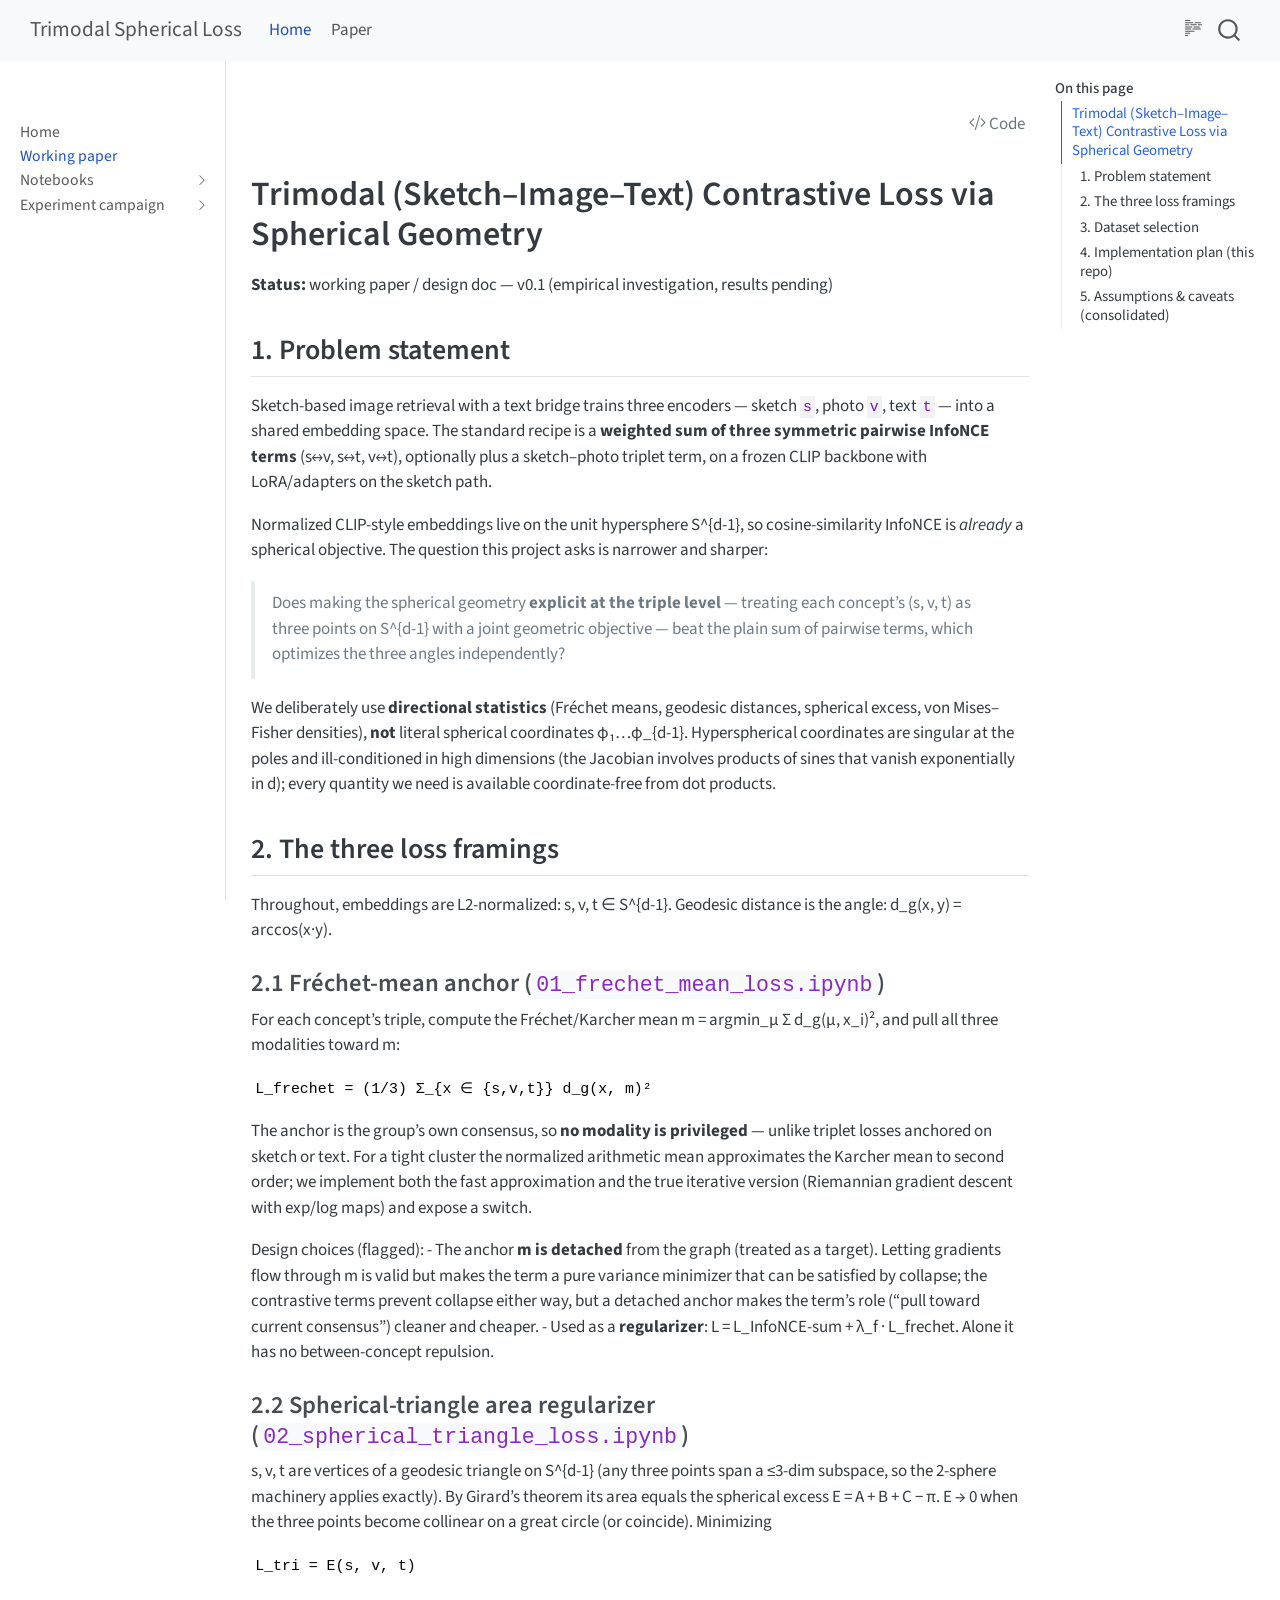
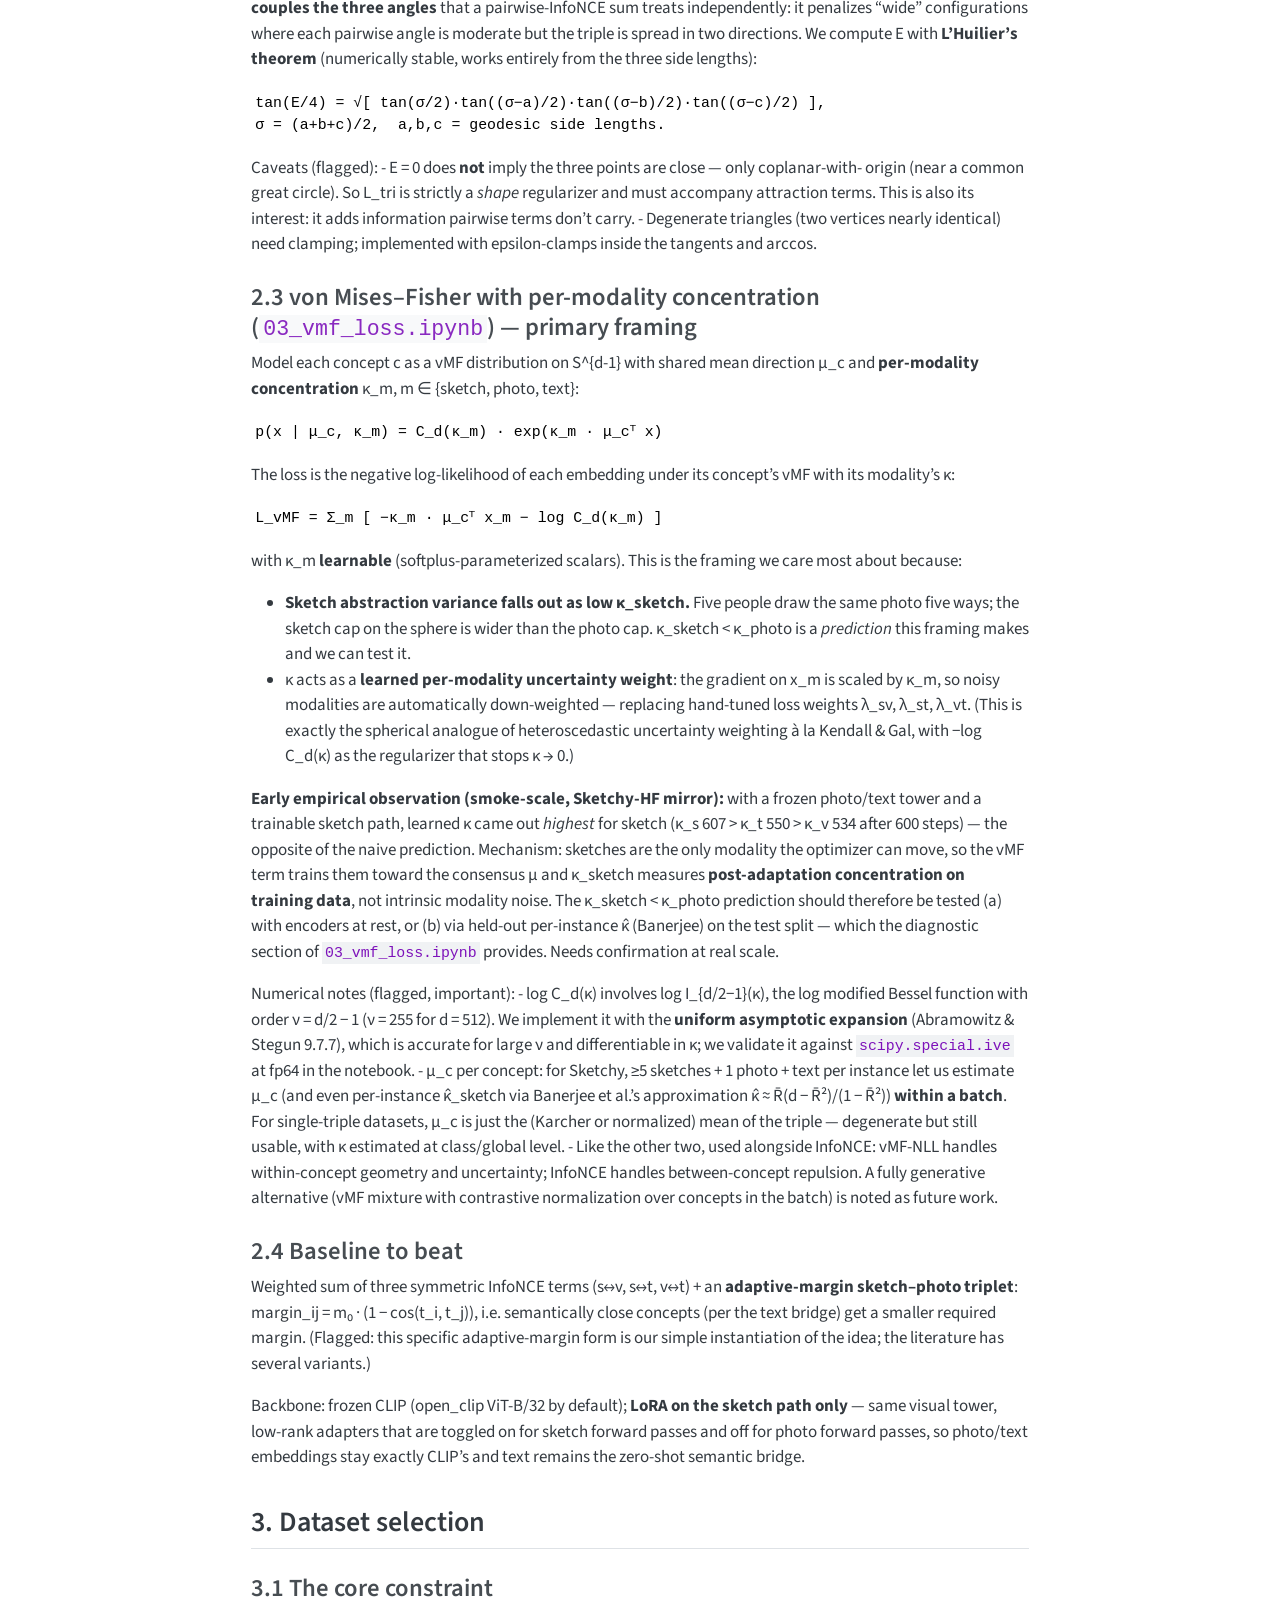
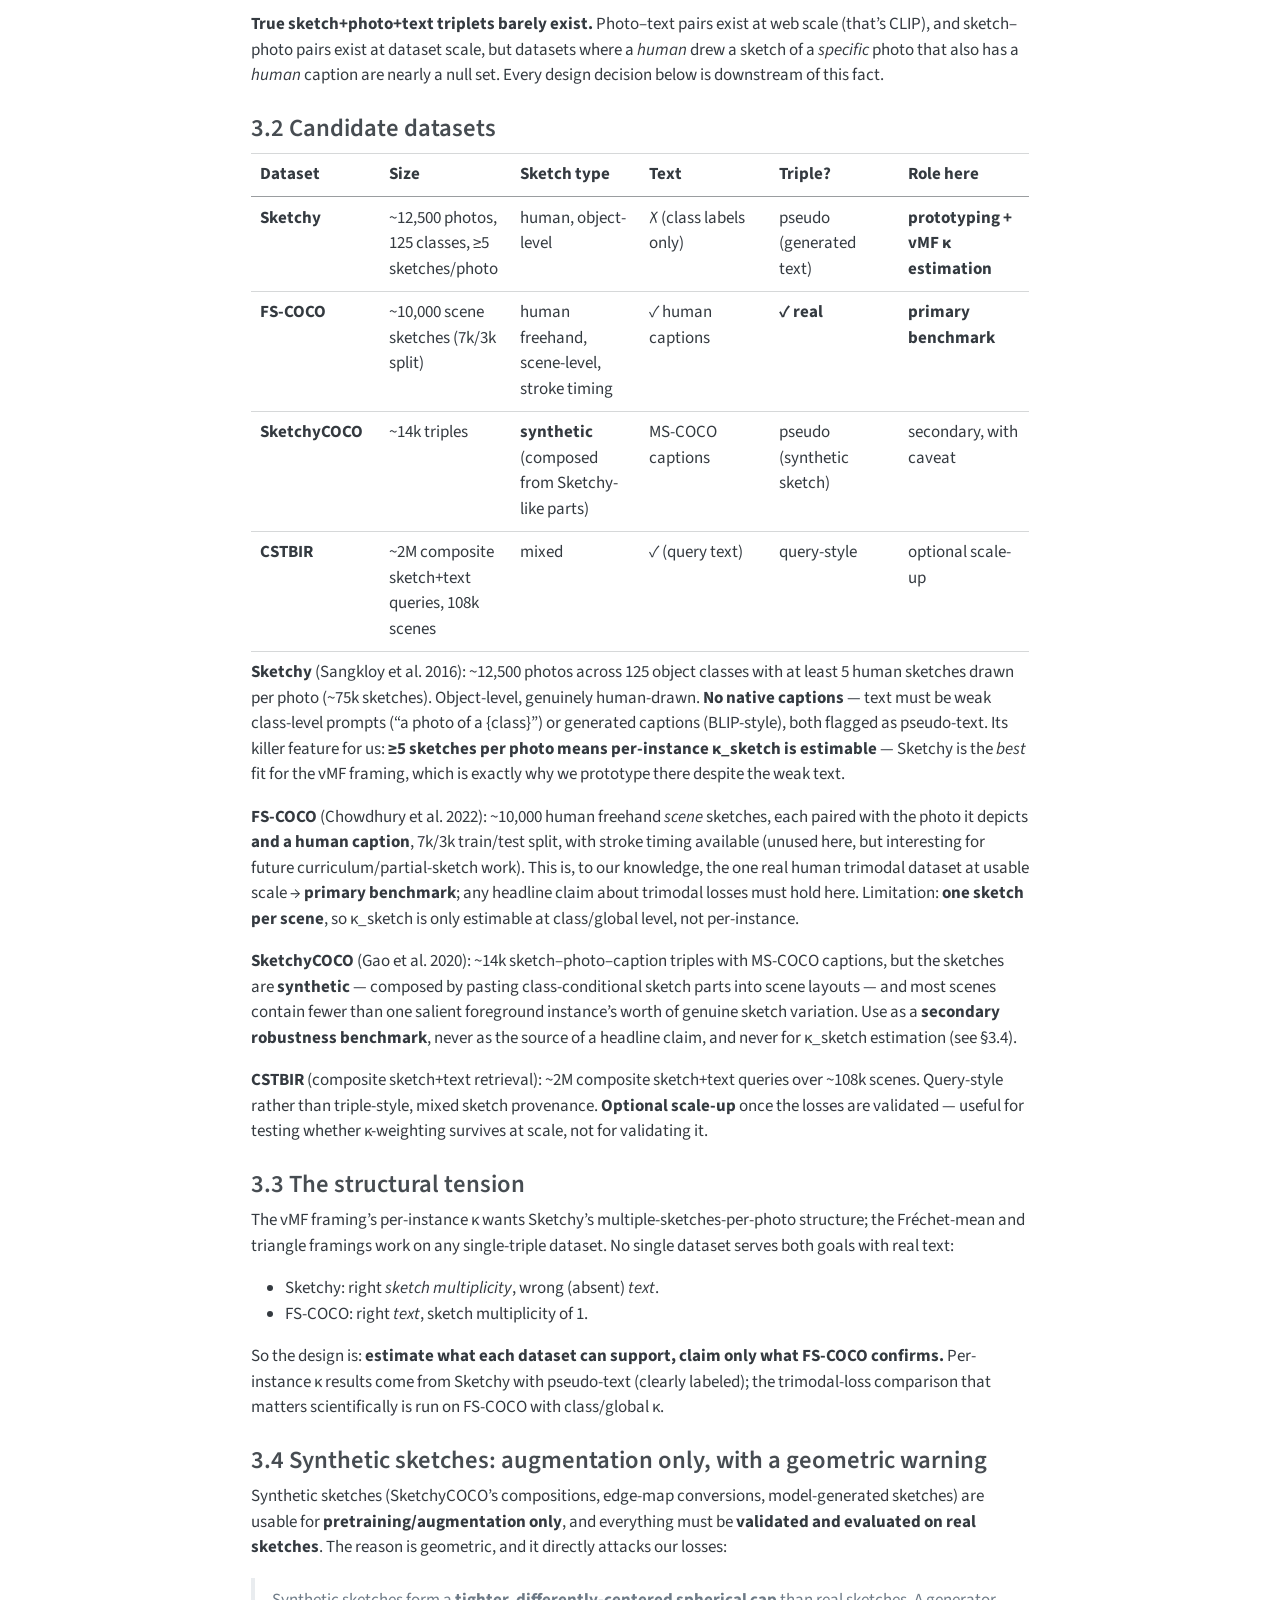
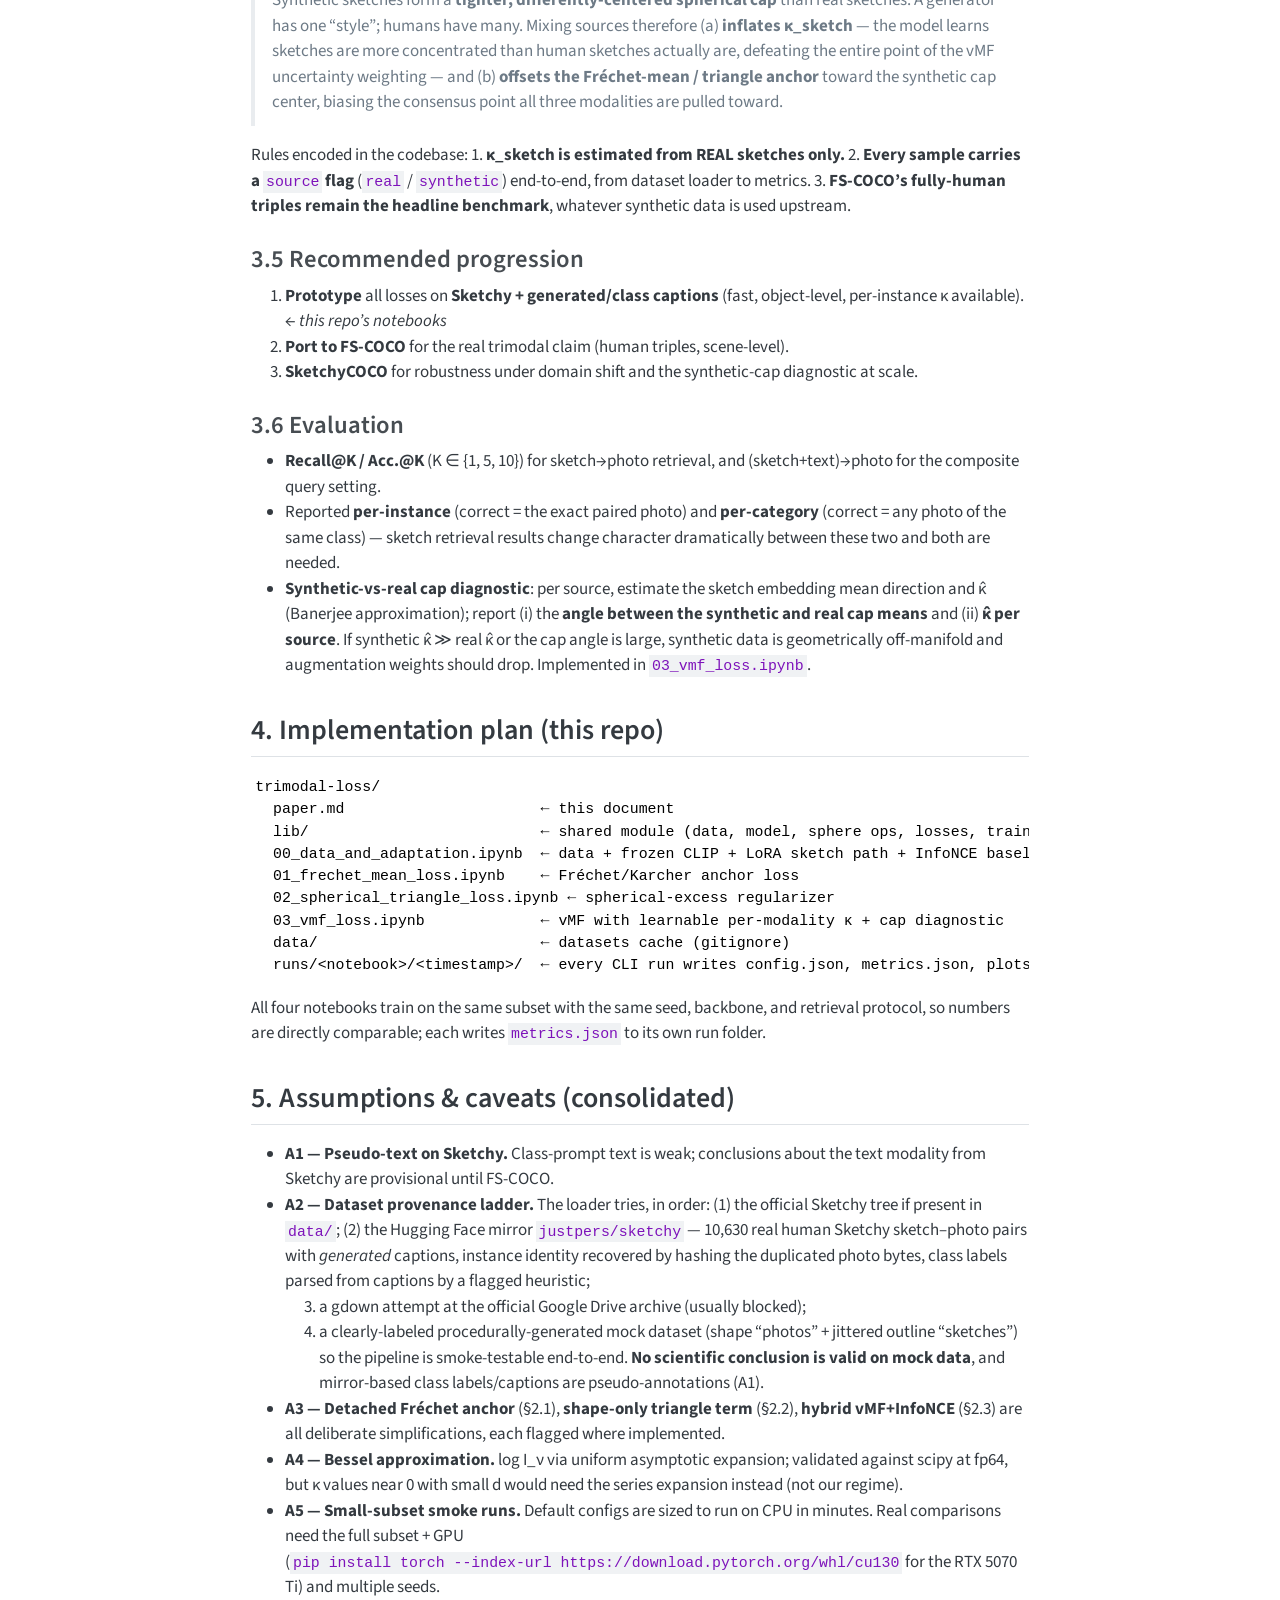
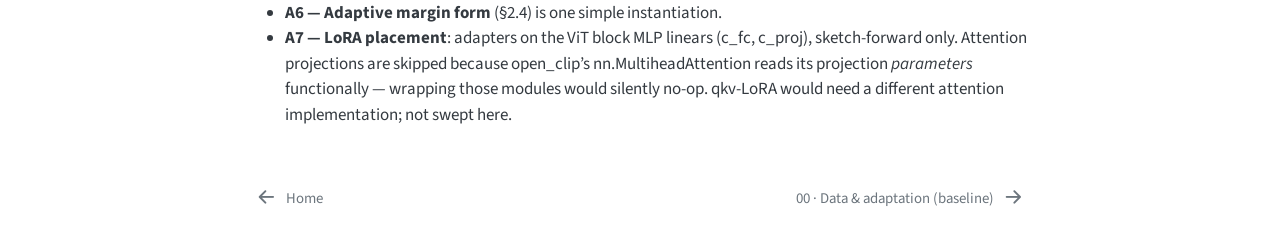
<file: paper.html>
<!DOCTYPE html>
<html xmlns="http://www.w3.org/1999/xhtml" lang="en" xml:lang="en"><head>

<meta charset="utf-8">
<meta name="generator" content="quarto-1.9.38">

<meta name="viewport" content="width=device-width, initial-scale=1.0, user-scalable=yes">


<title>paper – Trimodal Spherical Loss</title>
<style>
/* Default styles provided by pandoc.
** See https://pandoc.org/MANUAL.html#variables-for-html for config info.
*/
code{white-space: pre-wrap;}
span.smallcaps{font-variant: small-caps;}
div.columns{display: flex; gap: min(4vw, 1.5em);}
div.column{flex: auto; overflow-x: auto;}
div.hanging-indent{margin-left: 1.5em; text-indent: -1.5em;}
ul.task-list{list-style: none;}
ul.task-list li input[type="checkbox"] {
  width: 0.8em;
  margin: 0 0.8em 0.2em -1em; /* quarto-specific, see https://github.com/quarto-dev/quarto-cli/issues/4556 */ 
  vertical-align: middle;
}
/* CSS for syntax highlighting */
html { -webkit-text-size-adjust: 100%; }
pre > code.sourceCode { white-space: pre; position: relative; }
pre > code.sourceCode > span { display: inline-block; line-height: 1.25; }
pre > code.sourceCode > span:empty { height: 1.2em; }
.sourceCode { overflow: visible; }
code.sourceCode > span { color: inherit; text-decoration: inherit; }
div.sourceCode { margin: 1em 0; }
pre.sourceCode { margin: 0; }
@media screen {
div.sourceCode { overflow: auto; }
}
@media print {
pre > code.sourceCode { white-space: pre-wrap; }
pre > code.sourceCode > span { text-indent: -5em; padding-left: 5em; }
}
pre.numberSource code
  { counter-reset: source-line 0; }
pre.numberSource code > span
  { position: relative; left: -4em; counter-increment: source-line; }
pre.numberSource code > span > a:first-child::before
  { content: counter(source-line);
    position: relative; left: -1em; text-align: right; vertical-align: baseline;
    border: none; display: inline-block;
    -webkit-touch-callout: none; -webkit-user-select: none;
    -khtml-user-select: none; -moz-user-select: none;
    -ms-user-select: none; user-select: none;
    padding: 0 4px; width: 4em;
  }
pre.numberSource { margin-left: 3em;  padding-left: 4px; }
div.sourceCode
  {   }
@media screen {
pre > code.sourceCode > span > a:first-child::before { text-decoration: underline; }
}
</style>


<script src="site_libs/quarto-nav/quarto-nav.js"></script>
<script src="site_libs/quarto-nav/headroom.min.js"></script>
<script src="site_libs/clipboard/clipboard.min.js"></script>
<script src="site_libs/quarto-search/autocomplete.umd.js"></script>
<script src="site_libs/quarto-search/fuse.min.js"></script>
<script src="site_libs/quarto-search/quarto-search.js"></script>
<meta name="quarto:offset" content="./">
<link href="./00_data_and_adaptation.html" rel="next">
<link href="./index.html" rel="prev">
<script src="site_libs/quarto-html/quarto.js" type="module"></script>
<script src="site_libs/quarto-html/tabsets/tabsets.js" type="module"></script>
<script src="site_libs/quarto-html/popper.min.js"></script>
<script src="site_libs/quarto-html/tippy.umd.min.js"></script>
<script src="site_libs/quarto-html/anchor.min.js"></script>
<link href="site_libs/quarto-html/tippy.css" rel="stylesheet">
<link href="site_libs/quarto-html/quarto-syntax-highlighting-15634bcf2e68342d4ad2dfa704d543f6.css" rel="stylesheet" id="quarto-text-highlighting-styles">
<script src="site_libs/bootstrap/bootstrap.min.js"></script>
<link href="site_libs/bootstrap/bootstrap-icons.css" rel="stylesheet">
<link href="site_libs/bootstrap/bootstrap-fd6c97ee6dae9fb3bde4de74a669a8cf.min.css" rel="stylesheet" append-hash="true" id="quarto-bootstrap" data-mode="light">
<script id="quarto-search-options" type="application/json">{
  "location": "navbar",
  "copy-button": false,
  "collapse-after": 3,
  "panel-placement": "end",
  "type": "overlay",
  "limit": 50,
  "keyboard-shortcut": [
    "f",
    "/",
    "s"
  ],
  "show-item-context": false,
  "language": {
    "search-no-results-text": "No results",
    "search-matching-documents-text": "matching documents",
    "search-copy-link-title": "Copy link to search",
    "search-hide-matches-text": "Hide additional matches",
    "search-more-match-text": "more match in this document",
    "search-more-matches-text": "more matches in this document",
    "search-clear-button-title": "Clear",
    "search-text-placeholder": "",
    "search-detached-cancel-button-title": "Cancel",
    "search-submit-button-title": "Submit",
    "search-label": "Search"
  }
}</script>


</head>

<body class="nav-sidebar docked nav-fixed quarto-light">

<div id="quarto-search-results"></div>
  <header id="quarto-header" class="headroom fixed-top">
    <nav class="navbar navbar-expand-lg " data-bs-theme="dark">
      <div class="navbar-container container-fluid">
      <div class="navbar-brand-container mx-auto">
    <a class="navbar-brand" href="./index.html">
    <span class="navbar-title">Trimodal Spherical Loss</span>
    </a>
  </div>
            <div id="quarto-search" class="" title="Search"></div>
          <button class="navbar-toggler" type="button" data-bs-toggle="collapse" data-bs-target="#navbarCollapse" aria-controls="navbarCollapse" role="menu" aria-expanded="false" aria-label="Toggle navigation" onclick="if (window.quartoToggleHeadroom) { window.quartoToggleHeadroom(); }">
  <span class="navbar-toggler-icon"></span>
</button>
          <div class="collapse navbar-collapse" id="navbarCollapse">
            <ul class="navbar-nav navbar-nav-scroll me-auto">
  <li class="nav-item">
    <a class="nav-link active" href="./index.html" aria-current="page"> 
<span class="menu-text">Home</span></a>
  </li>  
  <li class="nav-item">
    <a class="nav-link" href="./paper.html"> 
<span class="menu-text">Paper</span></a>
  </li>  
</ul>
          </div> <!-- /navcollapse -->
            <div class="quarto-navbar-tools">
  <a href="" class="quarto-reader-toggle quarto-navigation-tool px-1" onclick="window.quartoToggleReader(); return false;" title="Toggle reader mode">
  <div class="quarto-reader-toggle-btn">
  <i class="bi"></i>
  </div>
</a>
</div>
      </div> <!-- /container-fluid -->
    </nav>
  <nav class="quarto-secondary-nav">
    <div class="container-fluid d-flex">
      <button type="button" class="quarto-btn-toggle btn" data-bs-toggle="collapse" role="button" data-bs-target=".quarto-sidebar-collapse-item" aria-controls="quarto-sidebar" aria-expanded="false" aria-label="Toggle sidebar navigation" onclick="if (window.quartoToggleHeadroom) { window.quartoToggleHeadroom(); }">
        <i class="bi bi-layout-text-sidebar-reverse"></i>
      </button>
        <nav class="quarto-page-breadcrumbs" aria-label="breadcrumb"><ol class="breadcrumb"><li class="breadcrumb-item"><a href="./paper.html">Working paper</a></li></ol></nav>
        <a class="flex-grow-1" role="navigation" data-bs-toggle="collapse" data-bs-target=".quarto-sidebar-collapse-item" aria-controls="quarto-sidebar" aria-expanded="false" aria-label="Toggle sidebar navigation" onclick="if (window.quartoToggleHeadroom) { window.quartoToggleHeadroom(); }">      
        </a>
      <button type="button" class="btn quarto-search-button" aria-label="Search" onclick="window.quartoOpenSearch();">
        <i class="bi bi-search"></i>
      </button>
    </div>
  </nav>
</header>
<!-- content -->
<div id="quarto-content" class="quarto-container page-columns page-rows-contents page-layout-article page-navbar">
<!-- sidebar -->
  <nav id="quarto-sidebar" class="sidebar collapse collapse-horizontal quarto-sidebar-collapse-item sidebar-navigation docked overflow-auto">
        <div class="mt-2 flex-shrink-0 align-items-center">
        <div class="sidebar-search">
        <div id="quarto-search" class="" title="Search"></div>
        </div>
        </div>
    <div class="sidebar-menu-container"> 
    <ul class="list-unstyled mt-1">
        <li class="sidebar-item">
  <div class="sidebar-item-container"> 
  <a href="./index.html" class="sidebar-item-text sidebar-link">
 <span class="menu-text">Home</span></a>
  </div>
</li>
        <li class="sidebar-item">
  <div class="sidebar-item-container"> 
  <a href="./paper.html" class="sidebar-item-text sidebar-link active">
 <span class="menu-text">Working paper</span></a>
  </div>
</li>
        <li class="sidebar-item sidebar-item-section">
      <div class="sidebar-item-container"> 
            <a class="sidebar-item-text sidebar-link text-start collapsed" data-bs-toggle="collapse" data-bs-target="#quarto-sidebar-section-1" role="navigation" aria-expanded="false">
 <span class="menu-text">Notebooks</span></a>
          <a class="sidebar-item-toggle text-start collapsed" data-bs-toggle="collapse" data-bs-target="#quarto-sidebar-section-1" role="navigation" aria-expanded="false" aria-label="Toggle section">
            <i class="bi bi-chevron-right ms-2"></i>
          </a> 
      </div>
      <ul id="quarto-sidebar-section-1" class="collapse list-unstyled sidebar-section depth1 ">  
          <li class="sidebar-item">
  <div class="sidebar-item-container"> 
  <a href="./00_data_and_adaptation.html" class="sidebar-item-text sidebar-link">
 <span class="menu-text">00 · Data &amp; adaptation (baseline)</span></a>
  </div>
</li>
          <li class="sidebar-item">
  <div class="sidebar-item-container"> 
  <a href="./01_frechet_mean_loss.html" class="sidebar-item-text sidebar-link">
 <span class="menu-text">01 · Fréchet-mean anchor loss</span></a>
  </div>
</li>
          <li class="sidebar-item">
  <div class="sidebar-item-container"> 
  <a href="./02_spherical_triangle_loss.html" class="sidebar-item-text sidebar-link">
 <span class="menu-text">02 · Spherical-triangle regularizer</span></a>
  </div>
</li>
          <li class="sidebar-item">
  <div class="sidebar-item-container"> 
  <a href="./03_vmf_loss.html" class="sidebar-item-text sidebar-link">
 <span class="menu-text">03 · von Mises–Fisher loss (κ per modality)</span></a>
  </div>
</li>
      </ul>
  </li>
        <li class="sidebar-item sidebar-item-section">
      <div class="sidebar-item-container"> 
            <a class="sidebar-item-text sidebar-link text-start collapsed" data-bs-toggle="collapse" data-bs-target="#quarto-sidebar-section-2" role="navigation" aria-expanded="false">
 <span class="menu-text">Experiment campaign</span></a>
          <a class="sidebar-item-toggle text-start collapsed" data-bs-toggle="collapse" data-bs-target="#quarto-sidebar-section-2" role="navigation" aria-expanded="false" aria-label="Toggle section">
            <i class="bi bi-chevron-right ms-2"></i>
          </a> 
      </div>
      <ul id="quarto-sidebar-section-2" class="collapse list-unstyled sidebar-section depth1 ">  
          <li class="sidebar-item">
  <div class="sidebar-item-container"> 
  <a href="./docs/exp1_SCALE_plan_and_observation.html" class="sidebar-item-text sidebar-link">
 <span class="menu-text">EXP1 · SCALE</span></a>
  </div>
</li>
          <li class="sidebar-item">
  <div class="sidebar-item-container"> 
  <a href="./docs/exp2_WEIGH_plan_and_observation.html" class="sidebar-item-text sidebar-link">
 <span class="menu-text">EXP2 · WEIGH</span></a>
  </div>
</li>
          <li class="sidebar-item">
  <div class="sidebar-item-container"> 
  <a href="./docs/exp3_KAPPA_plan_and_observation.html" class="sidebar-item-text sidebar-link">
 <span class="menu-text">EXP3 · KAPPA</span></a>
  </div>
</li>
          <li class="sidebar-item">
  <div class="sidebar-item-container"> 
  <a href="./docs/exp4_SHAPE_plan_and_observation.html" class="sidebar-item-text sidebar-link">
 <span class="menu-text">EXP4 · SHAPE</span></a>
  </div>
</li>
          <li class="sidebar-item">
  <div class="sidebar-item-container"> 
  <a href="./docs/exp5_SCENE_plan_and_observation.html" class="sidebar-item-text sidebar-link">
 <span class="menu-text">EXP5 · SCENE</span></a>
  </div>
</li>
      </ul>
  </li>
    </ul>
    </div>
</nav>
<div id="quarto-sidebar-glass" class="quarto-sidebar-collapse-item" data-bs-toggle="collapse" data-bs-target=".quarto-sidebar-collapse-item"></div>
<!-- margin-sidebar -->
    <div id="quarto-margin-sidebar" class="sidebar margin-sidebar">
        <nav id="TOC" role="doc-toc" class="toc-active">
    <h2 id="toc-title">On this page</h2>
   
  <ul class="collapse">
  <li><a href="#trimodal-sketchimagetext-contrastive-loss-via-spherical-geometry" id="toc-trimodal-sketchimagetext-contrastive-loss-via-spherical-geometry" class="nav-link active" data-scroll-target="#trimodal-sketchimagetext-contrastive-loss-via-spherical-geometry">Trimodal (Sketch–Image–Text) Contrastive Loss via Spherical Geometry</a>
  <ul class="collapse">
  <li><a href="#problem-statement" id="toc-problem-statement" class="nav-link" data-scroll-target="#problem-statement">1. Problem statement</a></li>
  <li><a href="#the-three-loss-framings" id="toc-the-three-loss-framings" class="nav-link" data-scroll-target="#the-three-loss-framings">2. The three loss framings</a></li>
  <li><a href="#dataset-selection" id="toc-dataset-selection" class="nav-link" data-scroll-target="#dataset-selection">3. Dataset selection</a></li>
  <li><a href="#implementation-plan-this-repo" id="toc-implementation-plan-this-repo" class="nav-link" data-scroll-target="#implementation-plan-this-repo">4. Implementation plan (this repo)</a></li>
  <li><a href="#assumptions-caveats-consolidated" id="toc-assumptions-caveats-consolidated" class="nav-link" data-scroll-target="#assumptions-caveats-consolidated">5. Assumptions &amp; caveats (consolidated)</a></li>
  </ul></li>
  </ul>
</nav>
    </div>
<!-- main -->
<main class="content" id="quarto-document-content"><header id="title-block-header" class="quarto-title-block"><h1 class="title display-7"></h1></header><div class="quarto-title-block"><div class="quarto-title-tools-only"><button type="button" class="btn code-tools-button" id="quarto-code-tools-source"><i class="bi"></i> Code</button></div></div>




<section id="trimodal-sketchimagetext-contrastive-loss-via-spherical-geometry" class="level1">
<h1>Trimodal (Sketch–Image–Text) Contrastive Loss via Spherical Geometry</h1>
<p><strong>Status:</strong> working paper / design doc — v0.1 (empirical investigation, results pending)</p>
<section id="problem-statement" class="level2">
<h2 class="anchored" data-anchor-id="problem-statement">1. Problem statement</h2>
<p>Sketch-based image retrieval with a text bridge trains three encoders — sketch <code>s</code>, photo <code>v</code>, text <code>t</code> — into a shared embedding space. The standard recipe is a <strong>weighted sum of three symmetric pairwise InfoNCE terms</strong> (s↔︎v, s↔︎t, v↔︎t), optionally plus a sketch–photo triplet term, on a frozen CLIP backbone with LoRA/adapters on the sketch path.</p>
<p>Normalized CLIP-style embeddings live on the unit hypersphere S^{d-1}, so cosine-similarity InfoNCE is <em>already</em> a spherical objective. The question this project asks is narrower and sharper:</p>
<blockquote class="blockquote">
<p>Does making the spherical geometry <strong>explicit at the triple level</strong> — treating each concept’s (s, v, t) as three points on S^{d-1} with a joint geometric objective — beat the plain sum of pairwise terms, which optimizes the three angles independently?</p>
</blockquote>
<p>We deliberately use <strong>directional statistics</strong> (Fréchet means, geodesic distances, spherical excess, von Mises–Fisher densities), <strong>not</strong> literal spherical coordinates φ₁…φ_{d-1}. Hyperspherical coordinates are singular at the poles and ill-conditioned in high dimensions (the Jacobian involves products of sines that vanish exponentially in d); every quantity we need is available coordinate-free from dot products.</p>
</section>
<section id="the-three-loss-framings" class="level2">
<h2 class="anchored" data-anchor-id="the-three-loss-framings">2. The three loss framings</h2>
<p>Throughout, embeddings are L2-normalized: s, v, t ∈ S^{d-1}. Geodesic distance is the angle: d_g(x, y) = arccos(x·y).</p>
<section id="fréchet-mean-anchor-01_frechet_mean_loss.ipynb" class="level3">
<h3 class="anchored" data-anchor-id="fréchet-mean-anchor-01_frechet_mean_loss.ipynb">2.1 Fréchet-mean anchor (<code>01_frechet_mean_loss.ipynb</code>)</h3>
<p>For each concept’s triple, compute the Fréchet/Karcher mean m = argmin_μ Σ d_g(μ, x_i)², and pull all three modalities toward m:</p>
<pre><code>L_frechet = (1/3) Σ_{x ∈ {s,v,t}} d_g(x, m)²</code></pre>
<p>The anchor is the group’s own consensus, so <strong>no modality is privileged</strong> — unlike triplet losses anchored on sketch or text. For a tight cluster the normalized arithmetic mean approximates the Karcher mean to second order; we implement both the fast approximation and the true iterative version (Riemannian gradient descent with exp/log maps) and expose a switch.</p>
<p>Design choices (flagged): - The anchor <strong>m is detached</strong> from the graph (treated as a target). Letting gradients flow through m is valid but makes the term a pure variance minimizer that can be satisfied by collapse; the contrastive terms prevent collapse either way, but a detached anchor makes the term’s role (“pull toward current consensus”) cleaner and cheaper. - Used as a <strong>regularizer</strong>: L = L_InfoNCE-sum + λ_f · L_frechet. Alone it has no between-concept repulsion.</p>
</section>
<section id="spherical-triangle-area-regularizer-02_spherical_triangle_loss.ipynb" class="level3">
<h3 class="anchored" data-anchor-id="spherical-triangle-area-regularizer-02_spherical_triangle_loss.ipynb">2.2 Spherical-triangle area regularizer (<code>02_spherical_triangle_loss.ipynb</code>)</h3>
<p>s, v, t are vertices of a geodesic triangle on S^{d-1} (any three points span a ≤3-dim subspace, so the 2-sphere machinery applies exactly). By Girard’s theorem its area equals the spherical excess E = A + B + C − π. E → 0 when the three points become collinear on a great circle (or coincide). Minimizing</p>
<pre><code>L_tri = E(s, v, t)</code></pre>
<p><strong>couples the three angles</strong> that a pairwise-InfoNCE sum treats independently: it penalizes “wide” configurations where each pairwise angle is moderate but the triple is spread in two directions. We compute E with <strong>L’Huilier’s theorem</strong> (numerically stable, works entirely from the three side lengths):</p>
<pre><code>tan(E/4) = √[ tan(σ/2)·tan((σ−a)/2)·tan((σ−b)/2)·tan((σ−c)/2) ],
σ = (a+b+c)/2,  a,b,c = geodesic side lengths.</code></pre>
<p>Caveats (flagged): - E = 0 does <strong>not</strong> imply the three points are close — only coplanar-with- origin (near a common great circle). So L_tri is strictly a <em>shape</em> regularizer and must accompany attraction terms. This is also its interest: it adds information pairwise terms don’t carry. - Degenerate triangles (two vertices nearly identical) need clamping; implemented with epsilon-clamps inside the tangents and arccos.</p>
</section>
<section id="von-misesfisher-with-per-modality-concentration-03_vmf_loss.ipynb-primary-framing" class="level3">
<h3 class="anchored" data-anchor-id="von-misesfisher-with-per-modality-concentration-03_vmf_loss.ipynb-primary-framing">2.3 von Mises–Fisher with per-modality concentration (<code>03_vmf_loss.ipynb</code>) — primary framing</h3>
<p>Model each concept c as a vMF distribution on S^{d-1} with shared mean direction μ_c and <strong>per-modality concentration</strong> κ_m, m ∈ {sketch, photo, text}:</p>
<pre><code>p(x | μ_c, κ_m) = C_d(κ_m) · exp(κ_m · μ_cᵀ x)</code></pre>
<p>The loss is the negative log-likelihood of each embedding under its concept’s vMF with its modality’s κ:</p>
<pre><code>L_vMF = Σ_m [ −κ_m · μ_cᵀ x_m − log C_d(κ_m) ]</code></pre>
<p>with κ_m <strong>learnable</strong> (softplus-parameterized scalars). This is the framing we care most about because:</p>
<ul>
<li><strong>Sketch abstraction variance falls out as low κ_sketch.</strong> Five people draw the same photo five ways; the sketch cap on the sphere is wider than the photo cap. κ_sketch &lt; κ_photo is a <em>prediction</em> this framing makes and we can test it.</li>
<li>κ acts as a <strong>learned per-modality uncertainty weight</strong>: the gradient on x_m is scaled by κ_m, so noisy modalities are automatically down-weighted — replacing hand-tuned loss weights λ_sv, λ_st, λ_vt. (This is exactly the spherical analogue of heteroscedastic uncertainty weighting à la Kendall &amp; Gal, with −log C_d(κ) as the regularizer that stops κ → 0.)</li>
</ul>
<p><strong>Early empirical observation (smoke-scale, Sketchy-HF mirror):</strong> with a frozen photo/text tower and a trainable sketch path, learned κ came out <em>highest</em> for sketch (κ_s 607 &gt; κ_t 550 &gt; κ_v 534 after 600 steps) — the opposite of the naive prediction. Mechanism: sketches are the only modality the optimizer can move, so the vMF term trains them toward the consensus μ and κ_sketch measures <strong>post-adaptation concentration on training data</strong>, not intrinsic modality noise. The κ_sketch &lt; κ_photo prediction should therefore be tested (a) with encoders at rest, or (b) via held-out per-instance κ̂ (Banerjee) on the test split — which the diagnostic section of <code>03_vmf_loss.ipynb</code> provides. Needs confirmation at real scale.</p>
<p>Numerical notes (flagged, important): - log C_d(κ) involves log I_{d/2−1}(κ), the log modified Bessel function with order ν = d/2 − 1 (ν = 255 for d = 512). We implement it with the <strong>uniform asymptotic expansion</strong> (Abramowitz &amp; Stegun 9.7.7), which is accurate for large ν and differentiable in κ; we validate it against <code>scipy.special.ive</code> at fp64 in the notebook. - μ_c per concept: for Sketchy, ≥5 sketches + 1 photo + text per instance let us estimate μ_c (and even per-instance κ̂_sketch via Banerjee et al.’s approximation κ̂ ≈ R̄(d − R̄²)/(1 − R̄²)) <strong>within a batch</strong>. For single-triple datasets, μ_c is just the (Karcher or normalized) mean of the triple — degenerate but still usable, with κ estimated at class/global level. - Like the other two, used alongside InfoNCE: vMF-NLL handles within-concept geometry and uncertainty; InfoNCE handles between-concept repulsion. A fully generative alternative (vMF mixture with contrastive normalization over concepts in the batch) is noted as future work.</p>
</section>
<section id="baseline-to-beat" class="level3">
<h3 class="anchored" data-anchor-id="baseline-to-beat">2.4 Baseline to beat</h3>
<p>Weighted sum of three symmetric InfoNCE terms (s↔︎v, s↔︎t, v↔︎t) + an <strong>adaptive-margin sketch–photo triplet</strong>: margin_ij = m₀ · (1 − cos(t_i, t_j)), i.e.&nbsp;semantically close concepts (per the text bridge) get a smaller required margin. (Flagged: this specific adaptive-margin form is our simple instantiation of the idea; the literature has several variants.)</p>
<p>Backbone: frozen CLIP (open_clip ViT-B/32 by default); <strong>LoRA on the sketch path only</strong> — same visual tower, low-rank adapters that are toggled on for sketch forward passes and off for photo forward passes, so photo/text embeddings stay exactly CLIP’s and text remains the zero-shot semantic bridge.</p>
</section>
</section>
<section id="dataset-selection" class="level2">
<h2 class="anchored" data-anchor-id="dataset-selection">3. Dataset selection</h2>
<section id="the-core-constraint" class="level3">
<h3 class="anchored" data-anchor-id="the-core-constraint">3.1 The core constraint</h3>
<p><strong>True sketch+photo+text triplets barely exist.</strong> Photo–text pairs exist at web scale (that’s CLIP), and sketch–photo pairs exist at dataset scale, but datasets where a <em>human</em> drew a sketch of a <em>specific</em> photo that also has a <em>human</em> caption are nearly a null set. Every design decision below is downstream of this fact.</p>
</section>
<section id="candidate-datasets" class="level3">
<h3 class="anchored" data-anchor-id="candidate-datasets">3.2 Candidate datasets</h3>
<table class="caption-top table">
<colgroup>
<col style="width: 16%">
<col style="width: 16%">
<col style="width: 16%">
<col style="width: 16%">
<col style="width: 16%">
<col style="width: 16%">
</colgroup>
<thead>
<tr class="header">
<th>Dataset</th>
<th>Size</th>
<th>Sketch type</th>
<th>Text</th>
<th>Triple?</th>
<th>Role here</th>
</tr>
</thead>
<tbody>
<tr class="odd">
<td><strong>Sketchy</strong></td>
<td>~12,500 photos, 125 classes, ≥5 sketches/photo</td>
<td>human, object-level</td>
<td>✗ (class labels only)</td>
<td>pseudo (generated text)</td>
<td><strong>prototyping + vMF κ estimation</strong></td>
</tr>
<tr class="even">
<td><strong>FS-COCO</strong></td>
<td>~10,000 scene sketches (7k/3k split)</td>
<td>human freehand, scene-level, stroke timing</td>
<td>✓ human captions</td>
<td><strong>✓ real</strong></td>
<td><strong>primary benchmark</strong></td>
</tr>
<tr class="odd">
<td><strong>SketchyCOCO</strong></td>
<td>~14k triples</td>
<td><strong>synthetic</strong> (composed from Sketchy-like parts)</td>
<td>MS-COCO captions</td>
<td>pseudo (synthetic sketch)</td>
<td>secondary, with caveat</td>
</tr>
<tr class="even">
<td><strong>CSTBIR</strong></td>
<td>~2M composite sketch+text queries, 108k scenes</td>
<td>mixed</td>
<td>✓ (query text)</td>
<td>query-style</td>
<td>optional scale-up</td>
</tr>
</tbody>
</table>
<p><strong>Sketchy</strong> (Sangkloy et al.&nbsp;2016): ~12,500 photos across 125 object classes with at least 5 human sketches drawn per photo (~75k sketches). Object-level, genuinely human-drawn. <strong>No native captions</strong> — text must be weak class-level prompts (“a photo of a {class}”) or generated captions (BLIP-style), both flagged as pseudo-text. Its killer feature for us: <strong>≥5 sketches per photo means per-instance κ_sketch is estimable</strong> — Sketchy is the <em>best</em> fit for the vMF framing, which is exactly why we prototype there despite the weak text.</p>
<p><strong>FS-COCO</strong> (Chowdhury et al.&nbsp;2022): ~10,000 human freehand <em>scene</em> sketches, each paired with the photo it depicts <strong>and a human caption</strong>, 7k/3k train/test split, with stroke timing available (unused here, but interesting for future curriculum/partial-sketch work). This is, to our knowledge, the one real human trimodal dataset at usable scale → <strong>primary benchmark</strong>; any headline claim about trimodal losses must hold here. Limitation: <strong>one sketch per scene</strong>, so κ_sketch is only estimable at class/global level, not per-instance.</p>
<p><strong>SketchyCOCO</strong> (Gao et al.&nbsp;2020): ~14k sketch–photo–caption triples with MS-COCO captions, but the sketches are <strong>synthetic</strong> — composed by pasting class-conditional sketch parts into scene layouts — and most scenes contain fewer than one salient foreground instance’s worth of genuine sketch variation. Use as a <strong>secondary robustness benchmark</strong>, never as the source of a headline claim, and never for κ_sketch estimation (see §3.4).</p>
<p><strong>CSTBIR</strong> (composite sketch+text retrieval): ~2M composite sketch+text queries over ~108k scenes. Query-style rather than triple-style, mixed sketch provenance. <strong>Optional scale-up</strong> once the losses are validated — useful for testing whether κ-weighting survives at scale, not for validating it.</p>
</section>
<section id="the-structural-tension" class="level3">
<h3 class="anchored" data-anchor-id="the-structural-tension">3.3 The structural tension</h3>
<p>The vMF framing’s per-instance κ wants Sketchy’s multiple-sketches-per-photo structure; the Fréchet-mean and triangle framings work on any single-triple dataset. No single dataset serves both goals with real text:</p>
<ul>
<li>Sketchy: right <em>sketch multiplicity</em>, wrong (absent) <em>text</em>.</li>
<li>FS-COCO: right <em>text</em>, sketch multiplicity of 1.</li>
</ul>
<p>So the design is: <strong>estimate what each dataset can support, claim only what FS-COCO confirms.</strong> Per-instance κ results come from Sketchy with pseudo-text (clearly labeled); the trimodal-loss comparison that matters scientifically is run on FS-COCO with class/global κ.</p>
</section>
<section id="synthetic-sketches-augmentation-only-with-a-geometric-warning" class="level3">
<h3 class="anchored" data-anchor-id="synthetic-sketches-augmentation-only-with-a-geometric-warning">3.4 Synthetic sketches: augmentation only, with a geometric warning</h3>
<p>Synthetic sketches (SketchyCOCO’s compositions, edge-map conversions, model-generated sketches) are usable for <strong>pretraining/augmentation only</strong>, and everything must be <strong>validated and evaluated on real sketches</strong>. The reason is geometric, and it directly attacks our losses:</p>
<blockquote class="blockquote">
<p>Synthetic sketches form a <strong>tighter, differently-centered spherical cap</strong> than real sketches. A generator has one “style”; humans have many. Mixing sources therefore (a) <strong>inflates κ_sketch</strong> — the model learns sketches are more concentrated than human sketches actually are, defeating the entire point of the vMF uncertainty weighting — and (b) <strong>offsets the Fréchet-mean / triangle anchor</strong> toward the synthetic cap center, biasing the consensus point all three modalities are pulled toward.</p>
</blockquote>
<p>Rules encoded in the codebase: 1. <strong>κ_sketch is estimated from REAL sketches only.</strong> 2. <strong>Every sample carries a <code>source</code> flag</strong> (<code>real</code> / <code>synthetic</code>) end-to-end, from dataset loader to metrics. 3. <strong>FS-COCO’s fully-human triples remain the headline benchmark</strong>, whatever synthetic data is used upstream.</p>
</section>
<section id="recommended-progression" class="level3">
<h3 class="anchored" data-anchor-id="recommended-progression">3.5 Recommended progression</h3>
<ol type="1">
<li><strong>Prototype</strong> all losses on <strong>Sketchy + generated/class captions</strong> (fast, object-level, per-instance κ available). ← <em>this repo’s notebooks</em></li>
<li><strong>Port to FS-COCO</strong> for the real trimodal claim (human triples, scene-level).</li>
<li><strong>SketchyCOCO</strong> for robustness under domain shift and the synthetic-cap diagnostic at scale.</li>
</ol>
</section>
<section id="evaluation" class="level3">
<h3 class="anchored" data-anchor-id="evaluation">3.6 Evaluation</h3>
<ul>
<li><strong>Recall@K / Acc.@K</strong> (K ∈ {1, 5, 10}) for sketch→photo retrieval, and (sketch+text)→photo for the composite query setting.</li>
<li>Reported <strong>per-instance</strong> (correct = the exact paired photo) and <strong>per-category</strong> (correct = any photo of the same class) — sketch retrieval results change character dramatically between these two and both are needed.</li>
<li><strong>Synthetic-vs-real cap diagnostic</strong>: per source, estimate the sketch embedding mean direction and κ̂ (Banerjee approximation); report (i) the <strong>angle between the synthetic and real cap means</strong> and (ii) <strong>κ̂ per source</strong>. If synthetic κ̂ ≫ real κ̂ or the cap angle is large, synthetic data is geometrically off-manifold and augmentation weights should drop. Implemented in <code>03_vmf_loss.ipynb</code>.</li>
</ul>
</section>
</section>
<section id="implementation-plan-this-repo" class="level2">
<h2 class="anchored" data-anchor-id="implementation-plan-this-repo">4. Implementation plan (this repo)</h2>
<pre><code>trimodal-loss/
  paper.md                      ← this document
  lib/                          ← shared module (data, model, sphere ops, losses, training)
  00_data_and_adaptation.ipynb  ← data + frozen CLIP + LoRA sketch path + InfoNCE baseline + retrieval
  01_frechet_mean_loss.ipynb    ← Fréchet/Karcher anchor loss
  02_spherical_triangle_loss.ipynb ← spherical-excess regularizer
  03_vmf_loss.ipynb             ← vMF with learnable per-modality κ + cap diagnostic
  data/                         ← datasets cache (gitignore)
  runs/&lt;notebook&gt;/&lt;timestamp&gt;/  ← every CLI run writes config.json, metrics.json, plots, executed notebook</code></pre>
<p>All four notebooks train on the same subset with the same seed, backbone, and retrieval protocol, so numbers are directly comparable; each writes <code>metrics.json</code> to its own run folder.</p>
</section>
<section id="assumptions-caveats-consolidated" class="level2">
<h2 class="anchored" data-anchor-id="assumptions-caveats-consolidated">5. Assumptions &amp; caveats (consolidated)</h2>
<ul>
<li><strong>A1 — Pseudo-text on Sketchy.</strong> Class-prompt text is weak; conclusions about the text modality from Sketchy are provisional until FS-COCO.</li>
<li><strong>A2 — Dataset provenance ladder.</strong> The loader tries, in order: (1) the official Sketchy tree if present in <code>data/</code>; (2) the Hugging Face mirror <code>justpers/sketchy</code> — 10,630 real human Sketchy sketch–photo pairs with <em>generated</em> captions, instance identity recovered by hashing the duplicated photo bytes, class labels parsed from captions by a flagged heuristic;
<ol start="3" type="1">
<li>a gdown attempt at the official Google Drive archive (usually blocked);</li>
<li>a clearly-labeled procedurally-generated mock dataset (shape “photos” + jittered outline “sketches”) so the pipeline is smoke-testable end-to-end. <strong>No scientific conclusion is valid on mock data</strong>, and mirror-based class labels/captions are pseudo-annotations (A1).</li>
</ol></li>
<li><strong>A3 — Detached Fréchet anchor</strong> (§2.1), <strong>shape-only triangle term</strong> (§2.2), <strong>hybrid vMF+InfoNCE</strong> (§2.3) are all deliberate simplifications, each flagged where implemented.</li>
<li><strong>A4 — Bessel approximation.</strong> log I_ν via uniform asymptotic expansion; validated against scipy at fp64, but κ values near 0 with small d would need the series expansion instead (not our regime).</li>
<li><strong>A5 — Small-subset smoke runs.</strong> Default configs are sized to run on CPU in minutes. Real comparisons need the full subset + GPU (<code>pip install torch --index-url https://download.pytorch.org/whl/cu130</code> for the RTX 5070 Ti) and multiple seeds.</li>
<li><strong>A6 — Adaptive margin form</strong> (§2.4) is one simple instantiation.</li>
<li><strong>A7 — LoRA placement</strong>: adapters on the ViT block MLP linears (c_fc, c_proj), sketch-forward only. Attention projections are skipped because open_clip’s nn.MultiheadAttention reads its projection <em>parameters</em> functionally — wrapping those modules would silently no-op. qkv-LoRA would need a different attention implementation; not swept here.</li>
</ul>


<!-- -->

</section>
</section>

</main> <!-- /main -->
<script id="quarto-html-after-body" type="application/javascript">
  window.document.addEventListener("DOMContentLoaded", function (event) {
    const icon = "";
    const anchorJS = new window.AnchorJS();
    anchorJS.options = {
      placement: 'right',
      icon: icon
    };
    anchorJS.add('.anchored');
    const isCodeAnnotation = (el) => {
      for (const clz of el.classList) {
        if (clz.startsWith('code-annotation-')) {                     
          return true;
        }
      }
      return false;
    }
    const onCopySuccess = function(e) {
      // button target
      const button = e.trigger;
      // don't keep focus
      button.blur();
      // flash "checked"
      button.classList.add('code-copy-button-checked');
      var currentTitle = button.getAttribute("title");
      button.setAttribute("title", "Copied!");
      let tooltip;
      if (window.bootstrap) {
        button.setAttribute("data-bs-toggle", "tooltip");
        button.setAttribute("data-bs-placement", "left");
        button.setAttribute("data-bs-title", "Copied!");
        tooltip = new bootstrap.Tooltip(button, 
          { trigger: "manual", 
            customClass: "code-copy-button-tooltip",
            offset: [0, -8]});
        tooltip.show();    
      }
      setTimeout(function() {
        if (tooltip) {
          tooltip.hide();
          button.removeAttribute("data-bs-title");
          button.removeAttribute("data-bs-toggle");
          button.removeAttribute("data-bs-placement");
        }
        button.setAttribute("title", currentTitle);
        button.classList.remove('code-copy-button-checked');
      }, 1000);
      // clear code selection
      e.clearSelection();
    }
    const getTextToCopy = function(trigger) {
      const outerScaffold = trigger.parentElement.cloneNode(true);
      const codeEl = outerScaffold.querySelector('code');
      for (const childEl of codeEl.children) {
        if (isCodeAnnotation(childEl)) {
          childEl.remove();
        }
      }
      return codeEl.innerText;
    }
    const clipboard = new window.ClipboardJS('.code-copy-button:not([data-in-quarto-modal])', {
      text: getTextToCopy
    });
    clipboard.on('success', onCopySuccess);
    if (window.document.getElementById('quarto-embedded-source-code-modal')) {
      const clipboardModal = new window.ClipboardJS('.code-copy-button[data-in-quarto-modal]', {
        text: getTextToCopy,
        container: window.document.getElementById('quarto-embedded-source-code-modal')
      });
      clipboardModal.on('success', onCopySuccess);
    }
    const viewSource = window.document.getElementById('quarto-view-source') ||
                       window.document.getElementById('quarto-code-tools-source');
    if (viewSource) {
      const sourceUrl = viewSource.getAttribute("data-quarto-source-url");
      viewSource.addEventListener("click", function(e) {
        if (sourceUrl) {
          // rstudio viewer pane
          if (/\bcapabilities=\b/.test(window.location)) {
            window.open(sourceUrl);
          } else {
            window.location.href = sourceUrl;
          }
        } else {
          const modal = new bootstrap.Modal(document.getElementById('quarto-embedded-source-code-modal'));
          modal.show();
        }
        return false;
      });
    }
    function toggleCodeHandler(show) {
      return function(e) {
        const detailsSrc = window.document.querySelectorAll(".cell > details > .sourceCode");
        for (let i=0; i<detailsSrc.length; i++) {
          const details = detailsSrc[i].parentElement;
          if (show) {
            details.open = true;
          } else {
            details.removeAttribute("open");
          }
        }
        const cellCodeDivs = window.document.querySelectorAll(".cell > .sourceCode");
        const fromCls = show ? "hidden" : "unhidden";
        const toCls = show ? "unhidden" : "hidden";
        for (let i=0; i<cellCodeDivs.length; i++) {
          const codeDiv = cellCodeDivs[i];
          if (codeDiv.classList.contains(fromCls)) {
            codeDiv.classList.remove(fromCls);
            codeDiv.classList.add(toCls);
          } 
        }
        return false;
      }
    }
    const hideAllCode = window.document.getElementById("quarto-hide-all-code");
    if (hideAllCode) {
      hideAllCode.addEventListener("click", toggleCodeHandler(false));
    }
    const showAllCode = window.document.getElementById("quarto-show-all-code");
    if (showAllCode) {
      showAllCode.addEventListener("click", toggleCodeHandler(true));
    }
      var localhostRegex = new RegExp(/^(?:http|https):\/\/localhost\:?[0-9]*\//);
      var mailtoRegex = new RegExp(/^mailto:/);
        var filterRegex = new RegExp('/' + window.location.host + '/');
      var isInternal = (href) => {
          return filterRegex.test(href) || localhostRegex.test(href) || mailtoRegex.test(href);
      }
      // Inspect non-navigation links and adorn them if external
     var links = window.document.querySelectorAll('a[href]:not(.nav-link):not(.navbar-brand):not(.toc-action):not(.sidebar-link):not(.sidebar-item-toggle):not(.pagination-link):not(.no-external):not([aria-hidden]):not(.dropdown-item):not(.quarto-navigation-tool):not(.about-link)');
      for (var i=0; i<links.length; i++) {
        const link = links[i];
        if (!isInternal(link.href)) {
          // undo the damage that might have been done by quarto-nav.js in the case of
          // links that we want to consider external
          if (link.dataset.originalHref !== undefined) {
            link.href = link.dataset.originalHref;
          }
        }
      }
    function tippyHover(el, contentFn, onTriggerFn, onUntriggerFn) {
      const config = {
        allowHTML: true,
        maxWidth: 500,
        delay: 100,
        arrow: false,
        appendTo: function(el) {
            return el.parentElement;
        },
        interactive: true,
        interactiveBorder: 10,
        theme: 'quarto',
        placement: 'bottom-start',
      };
      if (contentFn) {
        config.content = contentFn;
      }
      if (onTriggerFn) {
        config.onTrigger = onTriggerFn;
      }
      if (onUntriggerFn) {
        config.onUntrigger = onUntriggerFn;
      }
      window.tippy(el, config); 
    }
    const noterefs = window.document.querySelectorAll('a[role="doc-noteref"]');
    for (var i=0; i<noterefs.length; i++) {
      const ref = noterefs[i];
      tippyHover(ref, function() {
        // use id or data attribute instead here
        let href = ref.getAttribute('data-footnote-href') || ref.getAttribute('href');
        try { href = new URL(href).hash; } catch {}
        const id = href.replace(/^#\/?/, "");
        const note = window.document.getElementById(id);
        if (note) {
          return note.innerHTML;
        } else {
          return "";
        }
      });
    }
    const xrefs = window.document.querySelectorAll('a.quarto-xref');
    const processXRef = (id, note) => {
      // Strip column container classes
      const stripColumnClz = (el) => {
        el.classList.remove("page-full", "page-columns");
        if (el.children) {
          for (const child of el.children) {
            stripColumnClz(child);
          }
        }
      }
      stripColumnClz(note)
      if (id === null || id.startsWith('sec-')) {
        // Special case sections, only their first couple elements
        const container = document.createElement("div");
        if (note.children && note.children.length > 2) {
          container.appendChild(note.children[0].cloneNode(true));
          for (let i = 1; i < note.children.length; i++) {
            const child = note.children[i];
            if (child.tagName === "P" && child.innerText === "") {
              continue;
            } else {
              container.appendChild(child.cloneNode(true));
              break;
            }
          }
          if (window.Quarto?.typesetMath) {
            window.Quarto.typesetMath(container);
          }
          return container.innerHTML
        } else {
          if (window.Quarto?.typesetMath) {
            window.Quarto.typesetMath(note);
          }
          return note.innerHTML;
        }
      } else {
        // Remove any anchor links if they are present
        const anchorLink = note.querySelector('a.anchorjs-link');
        if (anchorLink) {
          anchorLink.remove();
        }
        if (window.Quarto?.typesetMath) {
          window.Quarto.typesetMath(note);
        }
        if (note.classList.contains("callout")) {
          return note.outerHTML;
        } else {
          return note.innerHTML;
        }
      }
    }
    for (var i=0; i<xrefs.length; i++) {
      const xref = xrefs[i];
      tippyHover(xref, undefined, function(instance) {
        instance.disable();
        let url = xref.getAttribute('href');
        let hash = undefined; 
        if (url.startsWith('#')) {
          hash = url;
        } else {
          try { hash = new URL(url).hash; } catch {}
        }
        if (hash) {
          const id = hash.replace(/^#\/?/, "");
          const note = window.document.getElementById(id);
          if (note !== null) {
            try {
              const html = processXRef(id, note.cloneNode(true));
              instance.setContent(html);
            } finally {
              instance.enable();
              instance.show();
            }
          } else {
            // See if we can fetch this
            fetch(url.split('#')[0])
            .then(res => res.text())
            .then(html => {
              const parser = new DOMParser();
              const htmlDoc = parser.parseFromString(html, "text/html");
              const note = htmlDoc.getElementById(id);
              if (note !== null) {
                const html = processXRef(id, note);
                instance.setContent(html);
              } 
            }).finally(() => {
              instance.enable();
              instance.show();
            });
          }
        } else {
          // See if we can fetch a full url (with no hash to target)
          // This is a special case and we should probably do some content thinning / targeting
          fetch(url)
          .then(res => res.text())
          .then(html => {
            const parser = new DOMParser();
            const htmlDoc = parser.parseFromString(html, "text/html");
            const note = htmlDoc.querySelector('main.content');
            if (note !== null) {
              // This should only happen for chapter cross references
              // (since there is no id in the URL)
              // remove the first header
              if (note.children.length > 0 && note.children[0].tagName === "HEADER") {
                note.children[0].remove();
              }
              const html = processXRef(null, note);
              instance.setContent(html);
            } 
          }).finally(() => {
            instance.enable();
            instance.show();
          });
        }
      }, function(instance) {
      });
    }
        let selectedAnnoteEl;
        const selectorForAnnotation = ( cell, annotation) => {
          let cellAttr = 'data-code-cell="' + cell + '"';
          let lineAttr = 'data-code-annotation="' +  annotation + '"';
          const selector = 'span[' + cellAttr + '][' + lineAttr + ']';
          return selector;
        }
        const selectCodeLines = (annoteEl) => {
          const doc = window.document;
          const targetCell = annoteEl.getAttribute("data-target-cell");
          const targetAnnotation = annoteEl.getAttribute("data-target-annotation");
          const annoteSpan = window.document.querySelector(selectorForAnnotation(targetCell, targetAnnotation));
          const lines = annoteSpan.getAttribute("data-code-lines").split(",");
          const lineIds = lines.map((line) => {
            return targetCell + "-" + line;
          })
          let top = null;
          let height = null;
          let parent = null;
          if (lineIds.length > 0) {
              //compute the position of the single el (top and bottom and make a div)
              const el = window.document.getElementById(lineIds[0]);
              top = el.offsetTop;
              height = el.offsetHeight;
              parent = el.parentElement.parentElement;
            if (lineIds.length > 1) {
              const lastEl = window.document.getElementById(lineIds[lineIds.length - 1]);
              const bottom = lastEl.offsetTop + lastEl.offsetHeight;
              height = bottom - top;
            }
            if (top !== null && height !== null && parent !== null) {
              // cook up a div (if necessary) and position it 
              let div = window.document.getElementById("code-annotation-line-highlight");
              if (div === null) {
                div = window.document.createElement("div");
                div.setAttribute("id", "code-annotation-line-highlight");
                div.style.position = 'absolute';
                parent.appendChild(div);
              }
              div.style.top = top - 2 + "px";
              div.style.height = height + 4 + "px";
              div.style.left = 0;
              let gutterDiv = window.document.getElementById("code-annotation-line-highlight-gutter");
              if (gutterDiv === null) {
                gutterDiv = window.document.createElement("div");
                gutterDiv.setAttribute("id", "code-annotation-line-highlight-gutter");
                gutterDiv.style.position = 'absolute';
                const codeCell = window.document.getElementById(targetCell);
                const gutter = codeCell.querySelector('.code-annotation-gutter');
                gutter.appendChild(gutterDiv);
              }
              gutterDiv.style.top = top - 2 + "px";
              gutterDiv.style.height = height + 4 + "px";
            }
            selectedAnnoteEl = annoteEl;
          }
        };
        const unselectCodeLines = () => {
          const elementsIds = ["code-annotation-line-highlight", "code-annotation-line-highlight-gutter"];
          elementsIds.forEach((elId) => {
            const div = window.document.getElementById(elId);
            if (div) {
              div.remove();
            }
          });
          selectedAnnoteEl = undefined;
        };
          // Handle positioning of the toggle
      window.addEventListener(
        "resize",
        throttle(() => {
          elRect = undefined;
          if (selectedAnnoteEl) {
            selectCodeLines(selectedAnnoteEl);
          }
        }, 10)
      );
      function throttle(fn, ms) {
      let throttle = false;
      let timer;
        return (...args) => {
          if(!throttle) { // first call gets through
              fn.apply(this, args);
              throttle = true;
          } else { // all the others get throttled
              if(timer) clearTimeout(timer); // cancel #2
              timer = setTimeout(() => {
                fn.apply(this, args);
                timer = throttle = false;
              }, ms);
          }
        };
      }
        // Attach click handler to the DT
        const annoteDls = window.document.querySelectorAll('dt[data-target-cell]');
        for (const annoteDlNode of annoteDls) {
          annoteDlNode.addEventListener('click', (event) => {
            const clickedEl = event.target;
            if (clickedEl !== selectedAnnoteEl) {
              unselectCodeLines();
              const activeEl = window.document.querySelector('dt[data-target-cell].code-annotation-active');
              if (activeEl) {
                activeEl.classList.remove('code-annotation-active');
              }
              selectCodeLines(clickedEl);
              clickedEl.classList.add('code-annotation-active');
            } else {
              // Unselect the line
              unselectCodeLines();
              clickedEl.classList.remove('code-annotation-active');
            }
          });
        }
    const findCites = (el) => {
      const parentEl = el.parentElement;
      if (parentEl) {
        const cites = parentEl.dataset.cites;
        if (cites) {
          return {
            el,
            cites: cites.split(' ')
          };
        } else {
          return findCites(el.parentElement)
        }
      } else {
        return undefined;
      }
    };
    var bibliorefs = window.document.querySelectorAll('a[role="doc-biblioref"]');
    for (var i=0; i<bibliorefs.length; i++) {
      const ref = bibliorefs[i];
      const citeInfo = findCites(ref);
      if (citeInfo) {
        tippyHover(citeInfo.el, function() {
          var popup = window.document.createElement('div');
          citeInfo.cites.forEach(function(cite) {
            var citeDiv = window.document.createElement('div');
            citeDiv.classList.add('hanging-indent');
            citeDiv.classList.add('csl-entry');
            var biblioDiv = window.document.getElementById('ref-' + cite);
            if (biblioDiv) {
              citeDiv.innerHTML = biblioDiv.innerHTML;
            }
            popup.appendChild(citeDiv);
          });
          return popup.innerHTML;
        });
      }
    }
  });
  </script>
<nav class="page-navigation">
  <div class="nav-page nav-page-previous">
      <a href="./index.html" class="pagination-link" aria-label="Home">
        <i class="bi bi-arrow-left-short"></i> <span class="nav-page-text">Home</span>
      </a>          
  </div>
  <div class="nav-page nav-page-next">
      <a href="./00_data_and_adaptation.html" class="pagination-link" aria-label="00 · Data &amp; adaptation (baseline)">
        <span class="nav-page-text">00 · Data &amp; adaptation (baseline)</span> <i class="bi bi-arrow-right-short"></i>
      </a>
  </div>
</nav><div class="modal fade" id="quarto-embedded-source-code-modal" tabindex="-1" aria-labelledby="quarto-embedded-source-code-modal-label" aria-hidden="true"><div class="modal-dialog modal-dialog-scrollable"><div class="modal-content"><div class="modal-header"><h5 class="modal-title" id="quarto-embedded-source-code-modal-label">Source Code</h5><button class="btn-close" data-bs-dismiss="modal"></button></div><div class="modal-body"><div class="">
<div class="code-copy-outer-scaffold"><div class="sourceCode" id="cb7" data-shortcodes="false"><pre class="sourceCode markdown code-with-copy"><code class="sourceCode markdown"><span id="cb7-1"><a href="#cb7-1" aria-hidden="true" tabindex="-1"></a><span class="fu"># Trimodal (Sketch–Image–Text) Contrastive Loss via Spherical Geometry</span></span>
<span id="cb7-2"><a href="#cb7-2" aria-hidden="true" tabindex="-1"></a></span>
<span id="cb7-3"><a href="#cb7-3" aria-hidden="true" tabindex="-1"></a>**Status:** working paper / design doc — v0.1 (empirical investigation, results pending)</span>
<span id="cb7-4"><a href="#cb7-4" aria-hidden="true" tabindex="-1"></a></span>
<span id="cb7-5"><a href="#cb7-5" aria-hidden="true" tabindex="-1"></a><span class="fu">## 1. Problem statement</span></span>
<span id="cb7-6"><a href="#cb7-6" aria-hidden="true" tabindex="-1"></a></span>
<span id="cb7-7"><a href="#cb7-7" aria-hidden="true" tabindex="-1"></a>Sketch-based image retrieval with a text bridge trains three encoders —</span>
<span id="cb7-8"><a href="#cb7-8" aria-hidden="true" tabindex="-1"></a>sketch <span class="in">`s`</span>, photo <span class="in">`v`</span>, text <span class="in">`t`</span> — into a shared embedding space. The standard</span>
<span id="cb7-9"><a href="#cb7-9" aria-hidden="true" tabindex="-1"></a>recipe is a **weighted sum of three symmetric pairwise InfoNCE terms**</span>
<span id="cb7-10"><a href="#cb7-10" aria-hidden="true" tabindex="-1"></a>(s↔v, s↔t, v↔t), optionally plus a sketch–photo triplet term, on a frozen</span>
<span id="cb7-11"><a href="#cb7-11" aria-hidden="true" tabindex="-1"></a>CLIP backbone with LoRA/adapters on the sketch path.</span>
<span id="cb7-12"><a href="#cb7-12" aria-hidden="true" tabindex="-1"></a></span>
<span id="cb7-13"><a href="#cb7-13" aria-hidden="true" tabindex="-1"></a>Normalized CLIP-style embeddings live on the unit hypersphere S^{d-1}, so</span>
<span id="cb7-14"><a href="#cb7-14" aria-hidden="true" tabindex="-1"></a>cosine-similarity InfoNCE is *already* a spherical objective. The question this</span>
<span id="cb7-15"><a href="#cb7-15" aria-hidden="true" tabindex="-1"></a>project asks is narrower and sharper:</span>
<span id="cb7-16"><a href="#cb7-16" aria-hidden="true" tabindex="-1"></a></span>
<span id="cb7-17"><a href="#cb7-17" aria-hidden="true" tabindex="-1"></a><span class="at">&gt; Does making the spherical geometry **explicit at the triple level** — treating</span></span>
<span id="cb7-18"><a href="#cb7-18" aria-hidden="true" tabindex="-1"></a><span class="at">&gt; each concept's (s, v, t) as three points on S^{d-1} with a joint geometric</span></span>
<span id="cb7-19"><a href="#cb7-19" aria-hidden="true" tabindex="-1"></a><span class="at">&gt; objective — beat the plain sum of pairwise terms, which optimizes the three</span></span>
<span id="cb7-20"><a href="#cb7-20" aria-hidden="true" tabindex="-1"></a><span class="at">&gt; angles independently?</span></span>
<span id="cb7-21"><a href="#cb7-21" aria-hidden="true" tabindex="-1"></a></span>
<span id="cb7-22"><a href="#cb7-22" aria-hidden="true" tabindex="-1"></a>We deliberately use **directional statistics** (Fréchet means, geodesic</span>
<span id="cb7-23"><a href="#cb7-23" aria-hidden="true" tabindex="-1"></a>distances, spherical excess, von Mises–Fisher densities), **not** literal</span>
<span id="cb7-24"><a href="#cb7-24" aria-hidden="true" tabindex="-1"></a>spherical coordinates φ₁…φ_{d-1}. Hyperspherical coordinates are</span>
<span id="cb7-25"><a href="#cb7-25" aria-hidden="true" tabindex="-1"></a>singular at the poles and ill-conditioned in high dimensions (the Jacobian</span>
<span id="cb7-26"><a href="#cb7-26" aria-hidden="true" tabindex="-1"></a>involves products of sines that vanish exponentially in d); every quantity we</span>
<span id="cb7-27"><a href="#cb7-27" aria-hidden="true" tabindex="-1"></a>need is available coordinate-free from dot products.</span>
<span id="cb7-28"><a href="#cb7-28" aria-hidden="true" tabindex="-1"></a></span>
<span id="cb7-29"><a href="#cb7-29" aria-hidden="true" tabindex="-1"></a><span class="fu">## 2. The three loss framings</span></span>
<span id="cb7-30"><a href="#cb7-30" aria-hidden="true" tabindex="-1"></a></span>
<span id="cb7-31"><a href="#cb7-31" aria-hidden="true" tabindex="-1"></a>Throughout, embeddings are L2-normalized: s, v, t ∈ S^{d-1}. Geodesic distance</span>
<span id="cb7-32"><a href="#cb7-32" aria-hidden="true" tabindex="-1"></a>is the angle: d_g(x, y) = arccos(x·y).</span>
<span id="cb7-33"><a href="#cb7-33" aria-hidden="true" tabindex="-1"></a></span>
<span id="cb7-34"><a href="#cb7-34" aria-hidden="true" tabindex="-1"></a><span class="fu">### 2.1 Fréchet-mean anchor (`01_frechet_mean_loss.ipynb`)</span></span>
<span id="cb7-35"><a href="#cb7-35" aria-hidden="true" tabindex="-1"></a></span>
<span id="cb7-36"><a href="#cb7-36" aria-hidden="true" tabindex="-1"></a>For each concept's triple, compute the Fréchet/Karcher mean</span>
<span id="cb7-37"><a href="#cb7-37" aria-hidden="true" tabindex="-1"></a>m = argmin_μ Σ d_g(μ, x_i)², and pull all three modalities toward m:</span>
<span id="cb7-38"><a href="#cb7-38" aria-hidden="true" tabindex="-1"></a></span>
<span id="cb7-39"><a href="#cb7-39" aria-hidden="true" tabindex="-1"></a><span class="in">    L_frechet = (1/3) Σ_{x ∈ {s,v,t}} d_g(x, m)²</span></span>
<span id="cb7-40"><a href="#cb7-40" aria-hidden="true" tabindex="-1"></a></span>
<span id="cb7-41"><a href="#cb7-41" aria-hidden="true" tabindex="-1"></a>The anchor is the group's own consensus, so **no modality is privileged** —</span>
<span id="cb7-42"><a href="#cb7-42" aria-hidden="true" tabindex="-1"></a>unlike triplet losses anchored on sketch or text. For a tight cluster the</span>
<span id="cb7-43"><a href="#cb7-43" aria-hidden="true" tabindex="-1"></a>normalized arithmetic mean approximates the Karcher mean to second order; we</span>
<span id="cb7-44"><a href="#cb7-44" aria-hidden="true" tabindex="-1"></a>implement both the fast approximation and the true iterative version</span>
<span id="cb7-45"><a href="#cb7-45" aria-hidden="true" tabindex="-1"></a>(Riemannian gradient descent with exp/log maps) and expose a switch.</span>
<span id="cb7-46"><a href="#cb7-46" aria-hidden="true" tabindex="-1"></a></span>
<span id="cb7-47"><a href="#cb7-47" aria-hidden="true" tabindex="-1"></a>Design choices (flagged):</span>
<span id="cb7-48"><a href="#cb7-48" aria-hidden="true" tabindex="-1"></a><span class="ss">- </span>The anchor **m is detached** from the graph (treated as a target). Letting</span>
<span id="cb7-49"><a href="#cb7-49" aria-hidden="true" tabindex="-1"></a>  gradients flow through m is valid but makes the term a pure variance</span>
<span id="cb7-50"><a href="#cb7-50" aria-hidden="true" tabindex="-1"></a>  minimizer that can be satisfied by collapse; the contrastive terms prevent</span>
<span id="cb7-51"><a href="#cb7-51" aria-hidden="true" tabindex="-1"></a>  collapse either way, but a detached anchor makes the term's role ("pull</span>
<span id="cb7-52"><a href="#cb7-52" aria-hidden="true" tabindex="-1"></a>  toward current consensus") cleaner and cheaper.</span>
<span id="cb7-53"><a href="#cb7-53" aria-hidden="true" tabindex="-1"></a><span class="ss">- </span>Used as a **regularizer**: L = L_InfoNCE-sum + λ_f · L_frechet. Alone it has</span>
<span id="cb7-54"><a href="#cb7-54" aria-hidden="true" tabindex="-1"></a>  no between-concept repulsion.</span>
<span id="cb7-55"><a href="#cb7-55" aria-hidden="true" tabindex="-1"></a></span>
<span id="cb7-56"><a href="#cb7-56" aria-hidden="true" tabindex="-1"></a><span class="fu">### 2.2 Spherical-triangle area regularizer (`02_spherical_triangle_loss.ipynb`)</span></span>
<span id="cb7-57"><a href="#cb7-57" aria-hidden="true" tabindex="-1"></a></span>
<span id="cb7-58"><a href="#cb7-58" aria-hidden="true" tabindex="-1"></a>s, v, t are vertices of a geodesic triangle on S^{d-1} (any three points span</span>
<span id="cb7-59"><a href="#cb7-59" aria-hidden="true" tabindex="-1"></a>a ≤3-dim subspace, so the 2-sphere machinery applies exactly). By Girard's</span>
<span id="cb7-60"><a href="#cb7-60" aria-hidden="true" tabindex="-1"></a>theorem its area equals the spherical excess E = A + B + C − π. E → 0 when the</span>
<span id="cb7-61"><a href="#cb7-61" aria-hidden="true" tabindex="-1"></a>three points become collinear on a great circle (or coincide). Minimizing</span>
<span id="cb7-62"><a href="#cb7-62" aria-hidden="true" tabindex="-1"></a></span>
<span id="cb7-63"><a href="#cb7-63" aria-hidden="true" tabindex="-1"></a><span class="in">    L_tri = E(s, v, t)</span></span>
<span id="cb7-64"><a href="#cb7-64" aria-hidden="true" tabindex="-1"></a></span>
<span id="cb7-65"><a href="#cb7-65" aria-hidden="true" tabindex="-1"></a>**couples the three angles** that a pairwise-InfoNCE sum treats independently:</span>
<span id="cb7-66"><a href="#cb7-66" aria-hidden="true" tabindex="-1"></a>it penalizes "wide" configurations where each pairwise angle is moderate but</span>
<span id="cb7-67"><a href="#cb7-67" aria-hidden="true" tabindex="-1"></a>the triple is spread in two directions. We compute E with **L'Huilier's</span>
<span id="cb7-68"><a href="#cb7-68" aria-hidden="true" tabindex="-1"></a>theorem** (numerically stable, works entirely from the three side lengths):</span>
<span id="cb7-69"><a href="#cb7-69" aria-hidden="true" tabindex="-1"></a></span>
<span id="cb7-70"><a href="#cb7-70" aria-hidden="true" tabindex="-1"></a><span class="in">    tan(E/4) = √[ tan(σ/2)·tan((σ−a)/2)·tan((σ−b)/2)·tan((σ−c)/2) ],</span></span>
<span id="cb7-71"><a href="#cb7-71" aria-hidden="true" tabindex="-1"></a><span class="in">    σ = (a+b+c)/2,  a,b,c = geodesic side lengths.</span></span>
<span id="cb7-72"><a href="#cb7-72" aria-hidden="true" tabindex="-1"></a></span>
<span id="cb7-73"><a href="#cb7-73" aria-hidden="true" tabindex="-1"></a>Caveats (flagged):</span>
<span id="cb7-74"><a href="#cb7-74" aria-hidden="true" tabindex="-1"></a><span class="ss">- </span>E = 0 does **not** imply the three points are close — only coplanar-with-</span>
<span id="cb7-75"><a href="#cb7-75" aria-hidden="true" tabindex="-1"></a>  origin (near a common great circle). So L_tri is strictly a *shape*</span>
<span id="cb7-76"><a href="#cb7-76" aria-hidden="true" tabindex="-1"></a>  regularizer and must accompany attraction terms. This is also its interest:</span>
<span id="cb7-77"><a href="#cb7-77" aria-hidden="true" tabindex="-1"></a>  it adds information pairwise terms don't carry.</span>
<span id="cb7-78"><a href="#cb7-78" aria-hidden="true" tabindex="-1"></a><span class="ss">- </span>Degenerate triangles (two vertices nearly identical) need clamping;</span>
<span id="cb7-79"><a href="#cb7-79" aria-hidden="true" tabindex="-1"></a>  implemented with epsilon-clamps inside the tangents and arccos.</span>
<span id="cb7-80"><a href="#cb7-80" aria-hidden="true" tabindex="-1"></a></span>
<span id="cb7-81"><a href="#cb7-81" aria-hidden="true" tabindex="-1"></a><span class="fu">### 2.3 von Mises–Fisher with per-modality concentration (`03_vmf_loss.ipynb`) — primary framing</span></span>
<span id="cb7-82"><a href="#cb7-82" aria-hidden="true" tabindex="-1"></a></span>
<span id="cb7-83"><a href="#cb7-83" aria-hidden="true" tabindex="-1"></a>Model each concept c as a vMF distribution on S^{d-1} with shared mean</span>
<span id="cb7-84"><a href="#cb7-84" aria-hidden="true" tabindex="-1"></a>direction μ_c and **per-modality concentration** κ_m, m ∈ {sketch, photo, text}:</span>
<span id="cb7-85"><a href="#cb7-85" aria-hidden="true" tabindex="-1"></a></span>
<span id="cb7-86"><a href="#cb7-86" aria-hidden="true" tabindex="-1"></a><span class="in">    p(x | μ_c, κ_m) = C_d(κ_m) · exp(κ_m · μ_cᵀ x)</span></span>
<span id="cb7-87"><a href="#cb7-87" aria-hidden="true" tabindex="-1"></a></span>
<span id="cb7-88"><a href="#cb7-88" aria-hidden="true" tabindex="-1"></a>The loss is the negative log-likelihood of each embedding under its concept's</span>
<span id="cb7-89"><a href="#cb7-89" aria-hidden="true" tabindex="-1"></a>vMF with its modality's κ:</span>
<span id="cb7-90"><a href="#cb7-90" aria-hidden="true" tabindex="-1"></a></span>
<span id="cb7-91"><a href="#cb7-91" aria-hidden="true" tabindex="-1"></a><span class="in">    L_vMF = Σ_m [ −κ_m · μ_cᵀ x_m − log C_d(κ_m) ]</span></span>
<span id="cb7-92"><a href="#cb7-92" aria-hidden="true" tabindex="-1"></a></span>
<span id="cb7-93"><a href="#cb7-93" aria-hidden="true" tabindex="-1"></a>with κ_m **learnable** (softplus-parameterized scalars). This is the framing</span>
<span id="cb7-94"><a href="#cb7-94" aria-hidden="true" tabindex="-1"></a>we care most about because:</span>
<span id="cb7-95"><a href="#cb7-95" aria-hidden="true" tabindex="-1"></a></span>
<span id="cb7-96"><a href="#cb7-96" aria-hidden="true" tabindex="-1"></a><span class="ss">- </span>**Sketch abstraction variance falls out as low κ_sketch.** Five people draw</span>
<span id="cb7-97"><a href="#cb7-97" aria-hidden="true" tabindex="-1"></a>  the same photo five ways; the sketch cap on the sphere is wider than the</span>
<span id="cb7-98"><a href="#cb7-98" aria-hidden="true" tabindex="-1"></a>  photo cap. κ_sketch &lt; κ_photo is a *prediction* this framing makes and we</span>
<span id="cb7-99"><a href="#cb7-99" aria-hidden="true" tabindex="-1"></a>  can test it.</span>
<span id="cb7-100"><a href="#cb7-100" aria-hidden="true" tabindex="-1"></a><span class="ss">- </span>κ acts as a **learned per-modality uncertainty weight**: the gradient on</span>
<span id="cb7-101"><a href="#cb7-101" aria-hidden="true" tabindex="-1"></a>  x_m is scaled by κ_m, so noisy modalities are automatically down-weighted —</span>
<span id="cb7-102"><a href="#cb7-102" aria-hidden="true" tabindex="-1"></a>  replacing hand-tuned loss weights λ_sv, λ_st, λ_vt. (This is exactly the</span>
<span id="cb7-103"><a href="#cb7-103" aria-hidden="true" tabindex="-1"></a>  spherical analogue of heteroscedastic uncertainty weighting à la</span>
<span id="cb7-104"><a href="#cb7-104" aria-hidden="true" tabindex="-1"></a>  Kendall &amp; Gal, with −log C_d(κ) as the regularizer that stops κ → 0.)</span>
<span id="cb7-105"><a href="#cb7-105" aria-hidden="true" tabindex="-1"></a></span>
<span id="cb7-106"><a href="#cb7-106" aria-hidden="true" tabindex="-1"></a>**Early empirical observation (smoke-scale, Sketchy-HF mirror):** with a</span>
<span id="cb7-107"><a href="#cb7-107" aria-hidden="true" tabindex="-1"></a>frozen photo/text tower and a trainable sketch path, learned κ came out</span>
<span id="cb7-108"><a href="#cb7-108" aria-hidden="true" tabindex="-1"></a>*highest* for sketch (κ_s 607 &gt; κ_t 550 &gt; κ_v 534 after 600 steps) — the</span>
<span id="cb7-109"><a href="#cb7-109" aria-hidden="true" tabindex="-1"></a>opposite of the naive prediction. Mechanism: sketches are the only modality</span>
<span id="cb7-110"><a href="#cb7-110" aria-hidden="true" tabindex="-1"></a>the optimizer can move, so the vMF term trains them toward the consensus μ</span>
<span id="cb7-111"><a href="#cb7-111" aria-hidden="true" tabindex="-1"></a>and κ_sketch measures **post-adaptation concentration on training data**, not</span>
<span id="cb7-112"><a href="#cb7-112" aria-hidden="true" tabindex="-1"></a>intrinsic modality noise. The κ_sketch &lt; κ_photo prediction should therefore</span>
<span id="cb7-113"><a href="#cb7-113" aria-hidden="true" tabindex="-1"></a>be tested (a) with encoders at rest, or (b) via held-out per-instance κ̂</span>
<span id="cb7-114"><a href="#cb7-114" aria-hidden="true" tabindex="-1"></a>(Banerjee) on the test split — which the diagnostic section of</span>
<span id="cb7-115"><a href="#cb7-115" aria-hidden="true" tabindex="-1"></a><span class="in">`03_vmf_loss.ipynb`</span> provides. Needs confirmation at real scale.</span>
<span id="cb7-116"><a href="#cb7-116" aria-hidden="true" tabindex="-1"></a></span>
<span id="cb7-117"><a href="#cb7-117" aria-hidden="true" tabindex="-1"></a>Numerical notes (flagged, important):</span>
<span id="cb7-118"><a href="#cb7-118" aria-hidden="true" tabindex="-1"></a><span class="ss">- </span>log C_d(κ) involves log I_{d/2−1}(κ), the log modified Bessel function with</span>
<span id="cb7-119"><a href="#cb7-119" aria-hidden="true" tabindex="-1"></a>  order ν = d/2 − 1 (ν = 255 for d = 512). We implement it with the **uniform</span>
<span id="cb7-120"><a href="#cb7-120" aria-hidden="true" tabindex="-1"></a>  asymptotic expansion** (Abramowitz &amp; Stegun 9.7.7), which is accurate for</span>
<span id="cb7-121"><a href="#cb7-121" aria-hidden="true" tabindex="-1"></a>  large ν and differentiable in κ; we validate it against <span class="in">`scipy.special.ive`</span></span>
<span id="cb7-122"><a href="#cb7-122" aria-hidden="true" tabindex="-1"></a>  at fp64 in the notebook.</span>
<span id="cb7-123"><a href="#cb7-123" aria-hidden="true" tabindex="-1"></a><span class="ss">- </span>μ_c per concept: for Sketchy, ≥5 sketches + 1 photo + text per instance let</span>
<span id="cb7-124"><a href="#cb7-124" aria-hidden="true" tabindex="-1"></a>  us estimate μ_c (and even per-instance κ̂_sketch via Banerjee et al.'s</span>
<span id="cb7-125"><a href="#cb7-125" aria-hidden="true" tabindex="-1"></a>  approximation κ̂ ≈ R̄(d − R̄²)/(1 − R̄²)) **within a batch**. For</span>
<span id="cb7-126"><a href="#cb7-126" aria-hidden="true" tabindex="-1"></a>  single-triple datasets, μ_c is just the (Karcher or normalized) mean of the</span>
<span id="cb7-127"><a href="#cb7-127" aria-hidden="true" tabindex="-1"></a>  triple — degenerate but still usable, with κ estimated at class/global level.</span>
<span id="cb7-128"><a href="#cb7-128" aria-hidden="true" tabindex="-1"></a><span class="ss">- </span>Like the other two, used alongside InfoNCE: vMF-NLL handles within-concept</span>
<span id="cb7-129"><a href="#cb7-129" aria-hidden="true" tabindex="-1"></a>  geometry and uncertainty; InfoNCE handles between-concept repulsion. A</span>
<span id="cb7-130"><a href="#cb7-130" aria-hidden="true" tabindex="-1"></a>  fully generative alternative (vMF mixture with contrastive normalization</span>
<span id="cb7-131"><a href="#cb7-131" aria-hidden="true" tabindex="-1"></a>  over concepts in the batch) is noted as future work.</span>
<span id="cb7-132"><a href="#cb7-132" aria-hidden="true" tabindex="-1"></a></span>
<span id="cb7-133"><a href="#cb7-133" aria-hidden="true" tabindex="-1"></a><span class="fu">### 2.4 Baseline to beat</span></span>
<span id="cb7-134"><a href="#cb7-134" aria-hidden="true" tabindex="-1"></a></span>
<span id="cb7-135"><a href="#cb7-135" aria-hidden="true" tabindex="-1"></a>Weighted sum of three symmetric InfoNCE terms (s↔v, s↔t, v↔t) + an</span>
<span id="cb7-136"><a href="#cb7-136" aria-hidden="true" tabindex="-1"></a>**adaptive-margin sketch–photo triplet**: margin_ij = m₀ · (1 − cos(t_i, t_j)),</span>
<span id="cb7-137"><a href="#cb7-137" aria-hidden="true" tabindex="-1"></a>i.e. semantically close concepts (per the text bridge) get a smaller required</span>
<span id="cb7-138"><a href="#cb7-138" aria-hidden="true" tabindex="-1"></a>margin. (Flagged: this specific adaptive-margin form is our simple</span>
<span id="cb7-139"><a href="#cb7-139" aria-hidden="true" tabindex="-1"></a>instantiation of the idea; the literature has several variants.)</span>
<span id="cb7-140"><a href="#cb7-140" aria-hidden="true" tabindex="-1"></a></span>
<span id="cb7-141"><a href="#cb7-141" aria-hidden="true" tabindex="-1"></a>Backbone: frozen CLIP (open_clip ViT-B/32 by default); **LoRA on the sketch</span>
<span id="cb7-142"><a href="#cb7-142" aria-hidden="true" tabindex="-1"></a>path only** — same visual tower, low-rank adapters that are toggled on for</span>
<span id="cb7-143"><a href="#cb7-143" aria-hidden="true" tabindex="-1"></a>sketch forward passes and off for photo forward passes, so photo/text</span>
<span id="cb7-144"><a href="#cb7-144" aria-hidden="true" tabindex="-1"></a>embeddings stay exactly CLIP's and text remains the zero-shot semantic bridge.</span>
<span id="cb7-145"><a href="#cb7-145" aria-hidden="true" tabindex="-1"></a></span>
<span id="cb7-146"><a href="#cb7-146" aria-hidden="true" tabindex="-1"></a><span class="fu">## 3. Dataset selection</span></span>
<span id="cb7-147"><a href="#cb7-147" aria-hidden="true" tabindex="-1"></a></span>
<span id="cb7-148"><a href="#cb7-148" aria-hidden="true" tabindex="-1"></a><span class="fu">### 3.1 The core constraint</span></span>
<span id="cb7-149"><a href="#cb7-149" aria-hidden="true" tabindex="-1"></a></span>
<span id="cb7-150"><a href="#cb7-150" aria-hidden="true" tabindex="-1"></a>**True sketch+photo+text triplets barely exist.** Photo–text pairs exist at</span>
<span id="cb7-151"><a href="#cb7-151" aria-hidden="true" tabindex="-1"></a>web scale (that's CLIP), and sketch–photo pairs exist at dataset scale, but</span>
<span id="cb7-152"><a href="#cb7-152" aria-hidden="true" tabindex="-1"></a>datasets where a *human* drew a sketch of a *specific* photo that also has a</span>
<span id="cb7-153"><a href="#cb7-153" aria-hidden="true" tabindex="-1"></a>*human* caption are nearly a null set. Every design decision below is downstream</span>
<span id="cb7-154"><a href="#cb7-154" aria-hidden="true" tabindex="-1"></a>of this fact.</span>
<span id="cb7-155"><a href="#cb7-155" aria-hidden="true" tabindex="-1"></a></span>
<span id="cb7-156"><a href="#cb7-156" aria-hidden="true" tabindex="-1"></a><span class="fu">### 3.2 Candidate datasets</span></span>
<span id="cb7-157"><a href="#cb7-157" aria-hidden="true" tabindex="-1"></a></span>
<span id="cb7-158"><a href="#cb7-158" aria-hidden="true" tabindex="-1"></a><span class="pp">|</span> Dataset <span class="pp">|</span> Size <span class="pp">|</span> Sketch type <span class="pp">|</span> Text <span class="pp">|</span> Triple? <span class="pp">|</span> Role here <span class="pp">|</span></span>
<span id="cb7-159"><a href="#cb7-159" aria-hidden="true" tabindex="-1"></a><span class="pp">|---|---|---|---|---|---|</span></span>
<span id="cb7-160"><a href="#cb7-160" aria-hidden="true" tabindex="-1"></a><span class="pp">|</span> **Sketchy** | ~12,500 photos, 125 classes, ≥5 sketches/photo | human, object-level | ✗ (class labels only) | pseudo (generated text) | **prototyping + vMF κ estimation** <span class="pp">|</span></span>
<span id="cb7-161"><a href="#cb7-161" aria-hidden="true" tabindex="-1"></a><span class="pp">|</span> **FS-COCO** | ~10,000 scene sketches (7k/3k split) | human freehand, scene-level, stroke timing | ✓ human captions | **✓ real** | **primary benchmark** <span class="pp">|</span></span>
<span id="cb7-162"><a href="#cb7-162" aria-hidden="true" tabindex="-1"></a><span class="pp">|</span> **SketchyCOCO** | ~14k triples | **synthetic** (composed from Sketchy-like parts) <span class="pp">|</span> MS-COCO captions <span class="pp">|</span> pseudo (synthetic sketch) <span class="pp">|</span> secondary, with caveat <span class="pp">|</span></span>
<span id="cb7-163"><a href="#cb7-163" aria-hidden="true" tabindex="-1"></a><span class="pp">|</span> **CSTBIR** <span class="pp">|</span> ~2M composite sketch+text queries, 108k scenes <span class="pp">|</span> mixed <span class="pp">|</span> ✓ (query text) <span class="pp">|</span> query-style <span class="pp">|</span> optional scale-up <span class="pp">|</span></span>
<span id="cb7-164"><a href="#cb7-164" aria-hidden="true" tabindex="-1"></a></span>
<span id="cb7-165"><a href="#cb7-165" aria-hidden="true" tabindex="-1"></a>**Sketchy** (Sangkloy et al. 2016): ~12,500 photos across 125 object classes</span>
<span id="cb7-166"><a href="#cb7-166" aria-hidden="true" tabindex="-1"></a>with at least 5 human sketches drawn per photo (~75k sketches). Object-level,</span>
<span id="cb7-167"><a href="#cb7-167" aria-hidden="true" tabindex="-1"></a>genuinely human-drawn. **No native captions** — text must be weak class-level</span>
<span id="cb7-168"><a href="#cb7-168" aria-hidden="true" tabindex="-1"></a>prompts ("a photo of a {class}") or generated captions (BLIP-style), both</span>
<span id="cb7-169"><a href="#cb7-169" aria-hidden="true" tabindex="-1"></a>flagged as pseudo-text. Its killer feature for us: **≥5 sketches per photo</span>
<span id="cb7-170"><a href="#cb7-170" aria-hidden="true" tabindex="-1"></a>means per-instance κ_sketch is estimable** — Sketchy is the *best* fit for the</span>
<span id="cb7-171"><a href="#cb7-171" aria-hidden="true" tabindex="-1"></a>vMF framing, which is exactly why we prototype there despite the weak text.</span>
<span id="cb7-172"><a href="#cb7-172" aria-hidden="true" tabindex="-1"></a></span>
<span id="cb7-173"><a href="#cb7-173" aria-hidden="true" tabindex="-1"></a>**FS-COCO** (Chowdhury et al. 2022): ~10,000 human freehand *scene* sketches,</span>
<span id="cb7-174"><a href="#cb7-174" aria-hidden="true" tabindex="-1"></a>each paired with the photo it depicts **and a human caption**, 7k/3k</span>
<span id="cb7-175"><a href="#cb7-175" aria-hidden="true" tabindex="-1"></a>train/test split, with stroke timing available (unused here, but interesting</span>
<span id="cb7-176"><a href="#cb7-176" aria-hidden="true" tabindex="-1"></a>for future curriculum/partial-sketch work). This is, to our knowledge, the one</span>
<span id="cb7-177"><a href="#cb7-177" aria-hidden="true" tabindex="-1"></a>real human trimodal dataset at usable scale → **primary benchmark**; any</span>
<span id="cb7-178"><a href="#cb7-178" aria-hidden="true" tabindex="-1"></a>headline claim about trimodal losses must hold here. Limitation: **one sketch</span>
<span id="cb7-179"><a href="#cb7-179" aria-hidden="true" tabindex="-1"></a>per scene**, so κ_sketch is only estimable at class/global level, not</span>
<span id="cb7-180"><a href="#cb7-180" aria-hidden="true" tabindex="-1"></a>per-instance.</span>
<span id="cb7-181"><a href="#cb7-181" aria-hidden="true" tabindex="-1"></a></span>
<span id="cb7-182"><a href="#cb7-182" aria-hidden="true" tabindex="-1"></a>**SketchyCOCO** (Gao et al. 2020): ~14k sketch–photo–caption triples with</span>
<span id="cb7-183"><a href="#cb7-183" aria-hidden="true" tabindex="-1"></a>MS-COCO captions, but the sketches are **synthetic** — composed by pasting</span>
<span id="cb7-184"><a href="#cb7-184" aria-hidden="true" tabindex="-1"></a>class-conditional sketch parts into scene layouts — and most scenes contain</span>
<span id="cb7-185"><a href="#cb7-185" aria-hidden="true" tabindex="-1"></a>fewer than one salient foreground instance's worth of genuine sketch</span>
<span id="cb7-186"><a href="#cb7-186" aria-hidden="true" tabindex="-1"></a>variation. Use as a **secondary robustness benchmark**, never as the source of</span>
<span id="cb7-187"><a href="#cb7-187" aria-hidden="true" tabindex="-1"></a>a headline claim, and never for κ_sketch estimation (see §3.4).</span>
<span id="cb7-188"><a href="#cb7-188" aria-hidden="true" tabindex="-1"></a></span>
<span id="cb7-189"><a href="#cb7-189" aria-hidden="true" tabindex="-1"></a>**CSTBIR** (composite sketch+text retrieval): ~2M composite sketch+text</span>
<span id="cb7-190"><a href="#cb7-190" aria-hidden="true" tabindex="-1"></a>queries over ~108k scenes. Query-style rather than triple-style, mixed sketch</span>
<span id="cb7-191"><a href="#cb7-191" aria-hidden="true" tabindex="-1"></a>provenance. **Optional scale-up** once the losses are validated — useful for</span>
<span id="cb7-192"><a href="#cb7-192" aria-hidden="true" tabindex="-1"></a>testing whether κ-weighting survives at scale, not for validating it.</span>
<span id="cb7-193"><a href="#cb7-193" aria-hidden="true" tabindex="-1"></a></span>
<span id="cb7-194"><a href="#cb7-194" aria-hidden="true" tabindex="-1"></a><span class="fu">### 3.3 The structural tension</span></span>
<span id="cb7-195"><a href="#cb7-195" aria-hidden="true" tabindex="-1"></a></span>
<span id="cb7-196"><a href="#cb7-196" aria-hidden="true" tabindex="-1"></a>The vMF framing's per-instance κ wants Sketchy's multiple-sketches-per-photo</span>
<span id="cb7-197"><a href="#cb7-197" aria-hidden="true" tabindex="-1"></a>structure; the Fréchet-mean and triangle framings work on any single-triple</span>
<span id="cb7-198"><a href="#cb7-198" aria-hidden="true" tabindex="-1"></a>dataset. No single dataset serves both goals with real text:</span>
<span id="cb7-199"><a href="#cb7-199" aria-hidden="true" tabindex="-1"></a></span>
<span id="cb7-200"><a href="#cb7-200" aria-hidden="true" tabindex="-1"></a><span class="ss">- </span>Sketchy: right *sketch multiplicity*, wrong (absent) *text*.</span>
<span id="cb7-201"><a href="#cb7-201" aria-hidden="true" tabindex="-1"></a><span class="ss">- </span>FS-COCO: right *text*, sketch multiplicity of 1.</span>
<span id="cb7-202"><a href="#cb7-202" aria-hidden="true" tabindex="-1"></a></span>
<span id="cb7-203"><a href="#cb7-203" aria-hidden="true" tabindex="-1"></a>So the design is: **estimate what each dataset can support, claim only what</span>
<span id="cb7-204"><a href="#cb7-204" aria-hidden="true" tabindex="-1"></a>FS-COCO confirms.** Per-instance κ results come from Sketchy with pseudo-text</span>
<span id="cb7-205"><a href="#cb7-205" aria-hidden="true" tabindex="-1"></a>(clearly labeled); the trimodal-loss comparison that matters scientifically is</span>
<span id="cb7-206"><a href="#cb7-206" aria-hidden="true" tabindex="-1"></a>run on FS-COCO with class/global κ.</span>
<span id="cb7-207"><a href="#cb7-207" aria-hidden="true" tabindex="-1"></a></span>
<span id="cb7-208"><a href="#cb7-208" aria-hidden="true" tabindex="-1"></a><span class="fu">### 3.4 Synthetic sketches: augmentation only, with a geometric warning</span></span>
<span id="cb7-209"><a href="#cb7-209" aria-hidden="true" tabindex="-1"></a></span>
<span id="cb7-210"><a href="#cb7-210" aria-hidden="true" tabindex="-1"></a>Synthetic sketches (SketchyCOCO's compositions, edge-map conversions,</span>
<span id="cb7-211"><a href="#cb7-211" aria-hidden="true" tabindex="-1"></a>model-generated sketches) are usable for **pretraining/augmentation only**,</span>
<span id="cb7-212"><a href="#cb7-212" aria-hidden="true" tabindex="-1"></a>and everything must be **validated and evaluated on real sketches**. The</span>
<span id="cb7-213"><a href="#cb7-213" aria-hidden="true" tabindex="-1"></a>reason is geometric, and it directly attacks our losses:</span>
<span id="cb7-214"><a href="#cb7-214" aria-hidden="true" tabindex="-1"></a></span>
<span id="cb7-215"><a href="#cb7-215" aria-hidden="true" tabindex="-1"></a><span class="at">&gt; Synthetic sketches form a **tighter, differently-centered spherical cap**</span></span>
<span id="cb7-216"><a href="#cb7-216" aria-hidden="true" tabindex="-1"></a><span class="at">&gt; than real sketches. A generator has one "style"; humans have many. Mixing</span></span>
<span id="cb7-217"><a href="#cb7-217" aria-hidden="true" tabindex="-1"></a><span class="at">&gt; sources therefore (a) **inflates κ_sketch** — the model learns sketches are</span></span>
<span id="cb7-218"><a href="#cb7-218" aria-hidden="true" tabindex="-1"></a><span class="at">&gt; more concentrated than human sketches actually are, defeating the entire</span></span>
<span id="cb7-219"><a href="#cb7-219" aria-hidden="true" tabindex="-1"></a><span class="at">&gt; point of the vMF uncertainty weighting — and (b) **offsets the Fréchet-mean</span></span>
<span id="cb7-220"><a href="#cb7-220" aria-hidden="true" tabindex="-1"></a><span class="at">&gt; / triangle anchor** toward the synthetic cap center, biasing the consensus</span></span>
<span id="cb7-221"><a href="#cb7-221" aria-hidden="true" tabindex="-1"></a><span class="at">&gt; point all three modalities are pulled toward.</span></span>
<span id="cb7-222"><a href="#cb7-222" aria-hidden="true" tabindex="-1"></a></span>
<span id="cb7-223"><a href="#cb7-223" aria-hidden="true" tabindex="-1"></a>Rules encoded in the codebase:</span>
<span id="cb7-224"><a href="#cb7-224" aria-hidden="true" tabindex="-1"></a><span class="ss">1. </span>**κ_sketch is estimated from REAL sketches only.**</span>
<span id="cb7-225"><a href="#cb7-225" aria-hidden="true" tabindex="-1"></a><span class="ss">2. </span>**Every sample carries a `source` flag** (<span class="in">`real`</span> / <span class="in">`synthetic`</span>) end-to-end,</span>
<span id="cb7-226"><a href="#cb7-226" aria-hidden="true" tabindex="-1"></a>   from dataset loader to metrics.</span>
<span id="cb7-227"><a href="#cb7-227" aria-hidden="true" tabindex="-1"></a><span class="ss">3. </span>**FS-COCO's fully-human triples remain the headline benchmark**, whatever</span>
<span id="cb7-228"><a href="#cb7-228" aria-hidden="true" tabindex="-1"></a>   synthetic data is used upstream.</span>
<span id="cb7-229"><a href="#cb7-229" aria-hidden="true" tabindex="-1"></a></span>
<span id="cb7-230"><a href="#cb7-230" aria-hidden="true" tabindex="-1"></a><span class="fu">### 3.5 Recommended progression</span></span>
<span id="cb7-231"><a href="#cb7-231" aria-hidden="true" tabindex="-1"></a></span>
<span id="cb7-232"><a href="#cb7-232" aria-hidden="true" tabindex="-1"></a><span class="ss">1. </span>**Prototype** all losses on **Sketchy + generated/class captions** (fast,</span>
<span id="cb7-233"><a href="#cb7-233" aria-hidden="true" tabindex="-1"></a>   object-level, per-instance κ available). ← *this repo's notebooks*</span>
<span id="cb7-234"><a href="#cb7-234" aria-hidden="true" tabindex="-1"></a><span class="ss">2. </span>**Port to FS-COCO** for the real trimodal claim (human triples, scene-level).</span>
<span id="cb7-235"><a href="#cb7-235" aria-hidden="true" tabindex="-1"></a><span class="ss">3. </span>**SketchyCOCO** for robustness under domain shift and the synthetic-cap</span>
<span id="cb7-236"><a href="#cb7-236" aria-hidden="true" tabindex="-1"></a>   diagnostic at scale.</span>
<span id="cb7-237"><a href="#cb7-237" aria-hidden="true" tabindex="-1"></a></span>
<span id="cb7-238"><a href="#cb7-238" aria-hidden="true" tabindex="-1"></a><span class="fu">### 3.6 Evaluation</span></span>
<span id="cb7-239"><a href="#cb7-239" aria-hidden="true" tabindex="-1"></a></span>
<span id="cb7-240"><a href="#cb7-240" aria-hidden="true" tabindex="-1"></a><span class="ss">- </span>**Recall@K / Acc.@K** (K ∈ {1, 5, 10}) for sketch→photo retrieval, and</span>
<span id="cb7-241"><a href="#cb7-241" aria-hidden="true" tabindex="-1"></a>  (sketch+text)→photo for the composite query setting.</span>
<span id="cb7-242"><a href="#cb7-242" aria-hidden="true" tabindex="-1"></a><span class="ss">- </span>Reported **per-instance** (correct = the exact paired photo) and</span>
<span id="cb7-243"><a href="#cb7-243" aria-hidden="true" tabindex="-1"></a>  **per-category** (correct = any photo of the same class) — sketch retrieval</span>
<span id="cb7-244"><a href="#cb7-244" aria-hidden="true" tabindex="-1"></a>  results change character dramatically between these two and both are needed.</span>
<span id="cb7-245"><a href="#cb7-245" aria-hidden="true" tabindex="-1"></a><span class="ss">- </span>**Synthetic-vs-real cap diagnostic**: per source, estimate the sketch</span>
<span id="cb7-246"><a href="#cb7-246" aria-hidden="true" tabindex="-1"></a>  embedding mean direction and κ̂ (Banerjee approximation); report (i) the</span>
<span id="cb7-247"><a href="#cb7-247" aria-hidden="true" tabindex="-1"></a>  **angle between the synthetic and real cap means** and (ii) **κ̂ per</span>
<span id="cb7-248"><a href="#cb7-248" aria-hidden="true" tabindex="-1"></a>  source**. If synthetic κ̂ ≫ real κ̂ or the cap angle is large, synthetic</span>
<span id="cb7-249"><a href="#cb7-249" aria-hidden="true" tabindex="-1"></a>  data is geometrically off-manifold and augmentation weights should drop.</span>
<span id="cb7-250"><a href="#cb7-250" aria-hidden="true" tabindex="-1"></a>  Implemented in <span class="in">`03_vmf_loss.ipynb`</span>.</span>
<span id="cb7-251"><a href="#cb7-251" aria-hidden="true" tabindex="-1"></a></span>
<span id="cb7-252"><a href="#cb7-252" aria-hidden="true" tabindex="-1"></a><span class="fu">## 4. Implementation plan (this repo)</span></span>
<span id="cb7-253"><a href="#cb7-253" aria-hidden="true" tabindex="-1"></a></span>
<span id="cb7-254"><a href="#cb7-254" aria-hidden="true" tabindex="-1"></a><span class="in">```</span></span>
<span id="cb7-255"><a href="#cb7-255" aria-hidden="true" tabindex="-1"></a><span class="in">trimodal-loss/</span></span>
<span id="cb7-256"><a href="#cb7-256" aria-hidden="true" tabindex="-1"></a><span class="in">  paper.md                      ← this document</span></span>
<span id="cb7-257"><a href="#cb7-257" aria-hidden="true" tabindex="-1"></a><span class="in">  lib/                          ← shared module (data, model, sphere ops, losses, training)</span></span>
<span id="cb7-258"><a href="#cb7-258" aria-hidden="true" tabindex="-1"></a><span class="in">  00_data_and_adaptation.ipynb  ← data + frozen CLIP + LoRA sketch path + InfoNCE baseline + retrieval</span></span>
<span id="cb7-259"><a href="#cb7-259" aria-hidden="true" tabindex="-1"></a><span class="in">  01_frechet_mean_loss.ipynb    ← Fréchet/Karcher anchor loss</span></span>
<span id="cb7-260"><a href="#cb7-260" aria-hidden="true" tabindex="-1"></a><span class="in">  02_spherical_triangle_loss.ipynb ← spherical-excess regularizer</span></span>
<span id="cb7-261"><a href="#cb7-261" aria-hidden="true" tabindex="-1"></a><span class="in">  03_vmf_loss.ipynb             ← vMF with learnable per-modality κ + cap diagnostic</span></span>
<span id="cb7-262"><a href="#cb7-262" aria-hidden="true" tabindex="-1"></a><span class="in">  data/                         ← datasets cache (gitignore)</span></span>
<span id="cb7-263"><a href="#cb7-263" aria-hidden="true" tabindex="-1"></a><span class="in">  runs/&lt;notebook&gt;/&lt;timestamp&gt;/  ← every CLI run writes config.json, metrics.json, plots, executed notebook</span></span>
<span id="cb7-264"><a href="#cb7-264" aria-hidden="true" tabindex="-1"></a><span class="in">```</span></span>
<span id="cb7-265"><a href="#cb7-265" aria-hidden="true" tabindex="-1"></a></span>
<span id="cb7-266"><a href="#cb7-266" aria-hidden="true" tabindex="-1"></a>All four notebooks train on the same subset with the same seed, backbone, and</span>
<span id="cb7-267"><a href="#cb7-267" aria-hidden="true" tabindex="-1"></a>retrieval protocol, so numbers are directly comparable; each writes</span>
<span id="cb7-268"><a href="#cb7-268" aria-hidden="true" tabindex="-1"></a><span class="in">`metrics.json`</span> to its own run folder.</span>
<span id="cb7-269"><a href="#cb7-269" aria-hidden="true" tabindex="-1"></a></span>
<span id="cb7-270"><a href="#cb7-270" aria-hidden="true" tabindex="-1"></a><span class="fu">## 5. Assumptions &amp; caveats (consolidated)</span></span>
<span id="cb7-271"><a href="#cb7-271" aria-hidden="true" tabindex="-1"></a></span>
<span id="cb7-272"><a href="#cb7-272" aria-hidden="true" tabindex="-1"></a><span class="ss">- </span>**A1 — Pseudo-text on Sketchy.** Class-prompt text is weak; conclusions</span>
<span id="cb7-273"><a href="#cb7-273" aria-hidden="true" tabindex="-1"></a>  about the text modality from Sketchy are provisional until FS-COCO.</span>
<span id="cb7-274"><a href="#cb7-274" aria-hidden="true" tabindex="-1"></a><span class="ss">- </span>**A2 — Dataset provenance ladder.** The loader tries, in order: (1) the</span>
<span id="cb7-275"><a href="#cb7-275" aria-hidden="true" tabindex="-1"></a>  official Sketchy tree if present in <span class="in">`data/`</span>; (2) the Hugging Face mirror</span>
<span id="cb7-276"><a href="#cb7-276" aria-hidden="true" tabindex="-1"></a>  <span class="in">`justpers/sketchy`</span> — 10,630 real human Sketchy sketch–photo pairs with</span>
<span id="cb7-277"><a href="#cb7-277" aria-hidden="true" tabindex="-1"></a>  *generated* captions, instance identity recovered by hashing the duplicated</span>
<span id="cb7-278"><a href="#cb7-278" aria-hidden="true" tabindex="-1"></a>  photo bytes, class labels parsed from captions by a flagged heuristic;</span>
<span id="cb7-279"><a href="#cb7-279" aria-hidden="true" tabindex="-1"></a>  (3) a gdown attempt at the official Google Drive archive (usually blocked);</span>
<span id="cb7-280"><a href="#cb7-280" aria-hidden="true" tabindex="-1"></a>  (4) a clearly-labeled procedurally-generated mock dataset (shape "photos" +</span>
<span id="cb7-281"><a href="#cb7-281" aria-hidden="true" tabindex="-1"></a>  jittered outline "sketches") so the pipeline is smoke-testable end-to-end.</span>
<span id="cb7-282"><a href="#cb7-282" aria-hidden="true" tabindex="-1"></a>  **No scientific conclusion is valid on mock data**, and mirror-based class</span>
<span id="cb7-283"><a href="#cb7-283" aria-hidden="true" tabindex="-1"></a>  labels/captions are pseudo-annotations (A1).</span>
<span id="cb7-284"><a href="#cb7-284" aria-hidden="true" tabindex="-1"></a><span class="ss">- </span>**A3 — Detached Fréchet anchor** (§2.1), **shape-only triangle term**</span>
<span id="cb7-285"><a href="#cb7-285" aria-hidden="true" tabindex="-1"></a>  (§2.2), **hybrid vMF+InfoNCE** (§2.3) are all deliberate simplifications,</span>
<span id="cb7-286"><a href="#cb7-286" aria-hidden="true" tabindex="-1"></a>  each flagged where implemented.</span>
<span id="cb7-287"><a href="#cb7-287" aria-hidden="true" tabindex="-1"></a><span class="ss">- </span>**A4 — Bessel approximation.** log I_ν via uniform asymptotic expansion;</span>
<span id="cb7-288"><a href="#cb7-288" aria-hidden="true" tabindex="-1"></a>  validated against scipy at fp64, but κ values near 0 with small d would</span>
<span id="cb7-289"><a href="#cb7-289" aria-hidden="true" tabindex="-1"></a>  need the series expansion instead (not our regime).</span>
<span id="cb7-290"><a href="#cb7-290" aria-hidden="true" tabindex="-1"></a><span class="ss">- </span>**A5 — Small-subset smoke runs.** Default configs are sized to run on CPU in</span>
<span id="cb7-291"><a href="#cb7-291" aria-hidden="true" tabindex="-1"></a>  minutes. Real comparisons need the full subset + GPU</span>
<span id="cb7-292"><a href="#cb7-292" aria-hidden="true" tabindex="-1"></a>  (<span class="in">`pip install torch --index-url https://download.pytorch.org/whl/cu130`</span></span>
<span id="cb7-293"><a href="#cb7-293" aria-hidden="true" tabindex="-1"></a>  for the RTX 5070 Ti) and multiple seeds.</span>
<span id="cb7-294"><a href="#cb7-294" aria-hidden="true" tabindex="-1"></a><span class="ss">- </span>**A6 — Adaptive margin form** (§2.4) is one simple instantiation.</span>
<span id="cb7-295"><a href="#cb7-295" aria-hidden="true" tabindex="-1"></a><span class="ss">- </span>**A7 — LoRA placement**: adapters on the ViT block MLP linears (c_fc,</span>
<span id="cb7-296"><a href="#cb7-296" aria-hidden="true" tabindex="-1"></a>  c_proj), sketch-forward only. Attention projections are skipped because</span>
<span id="cb7-297"><a href="#cb7-297" aria-hidden="true" tabindex="-1"></a>  open_clip's nn.MultiheadAttention reads its projection *parameters*</span>
<span id="cb7-298"><a href="#cb7-298" aria-hidden="true" tabindex="-1"></a>  functionally — wrapping those modules would silently no-op. qkv-LoRA would</span>
<span id="cb7-299"><a href="#cb7-299" aria-hidden="true" tabindex="-1"></a>  need a different attention implementation; not swept here.</span></code></pre></div><button title="Copy to Clipboard" class="code-copy-button" data-in-quarto-modal=""><i class="bi"></i></button></div>
</div></div></div></div></div>
</div> <!-- /content -->




</body></html>
</file>
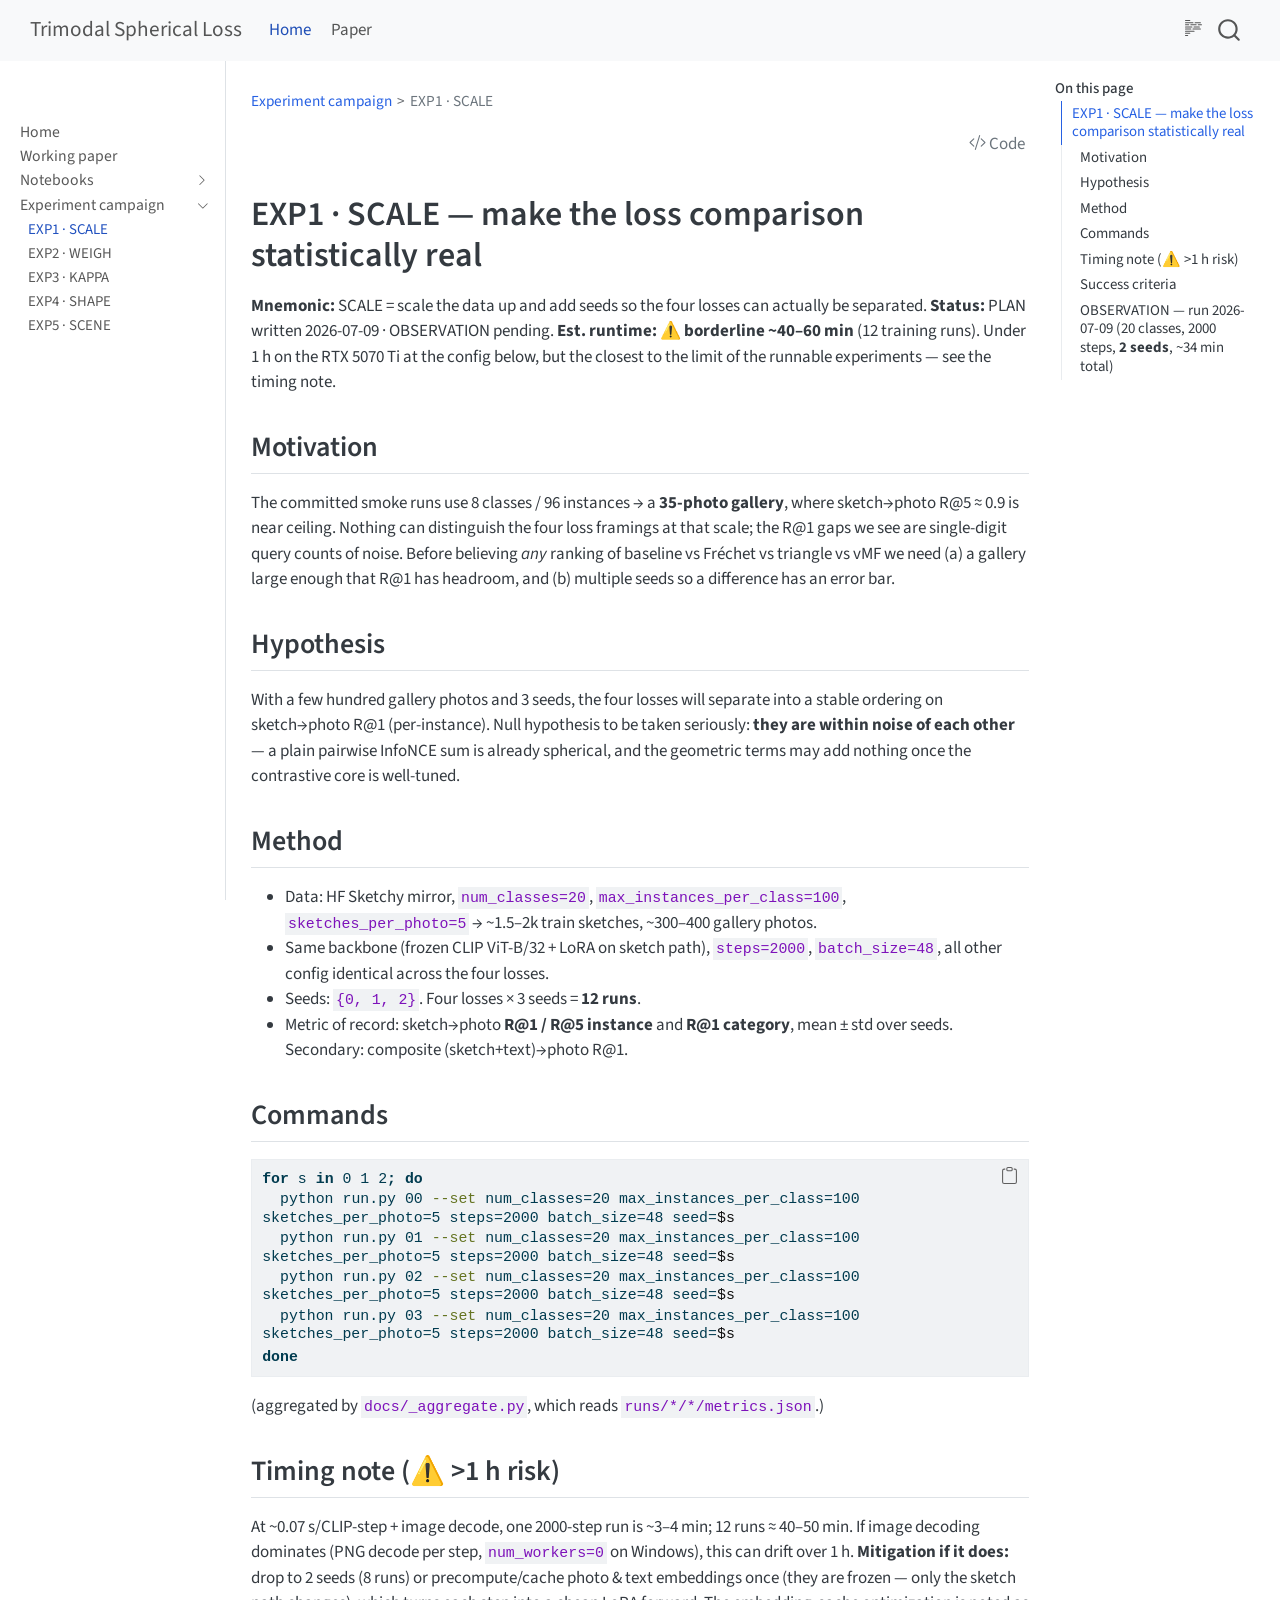
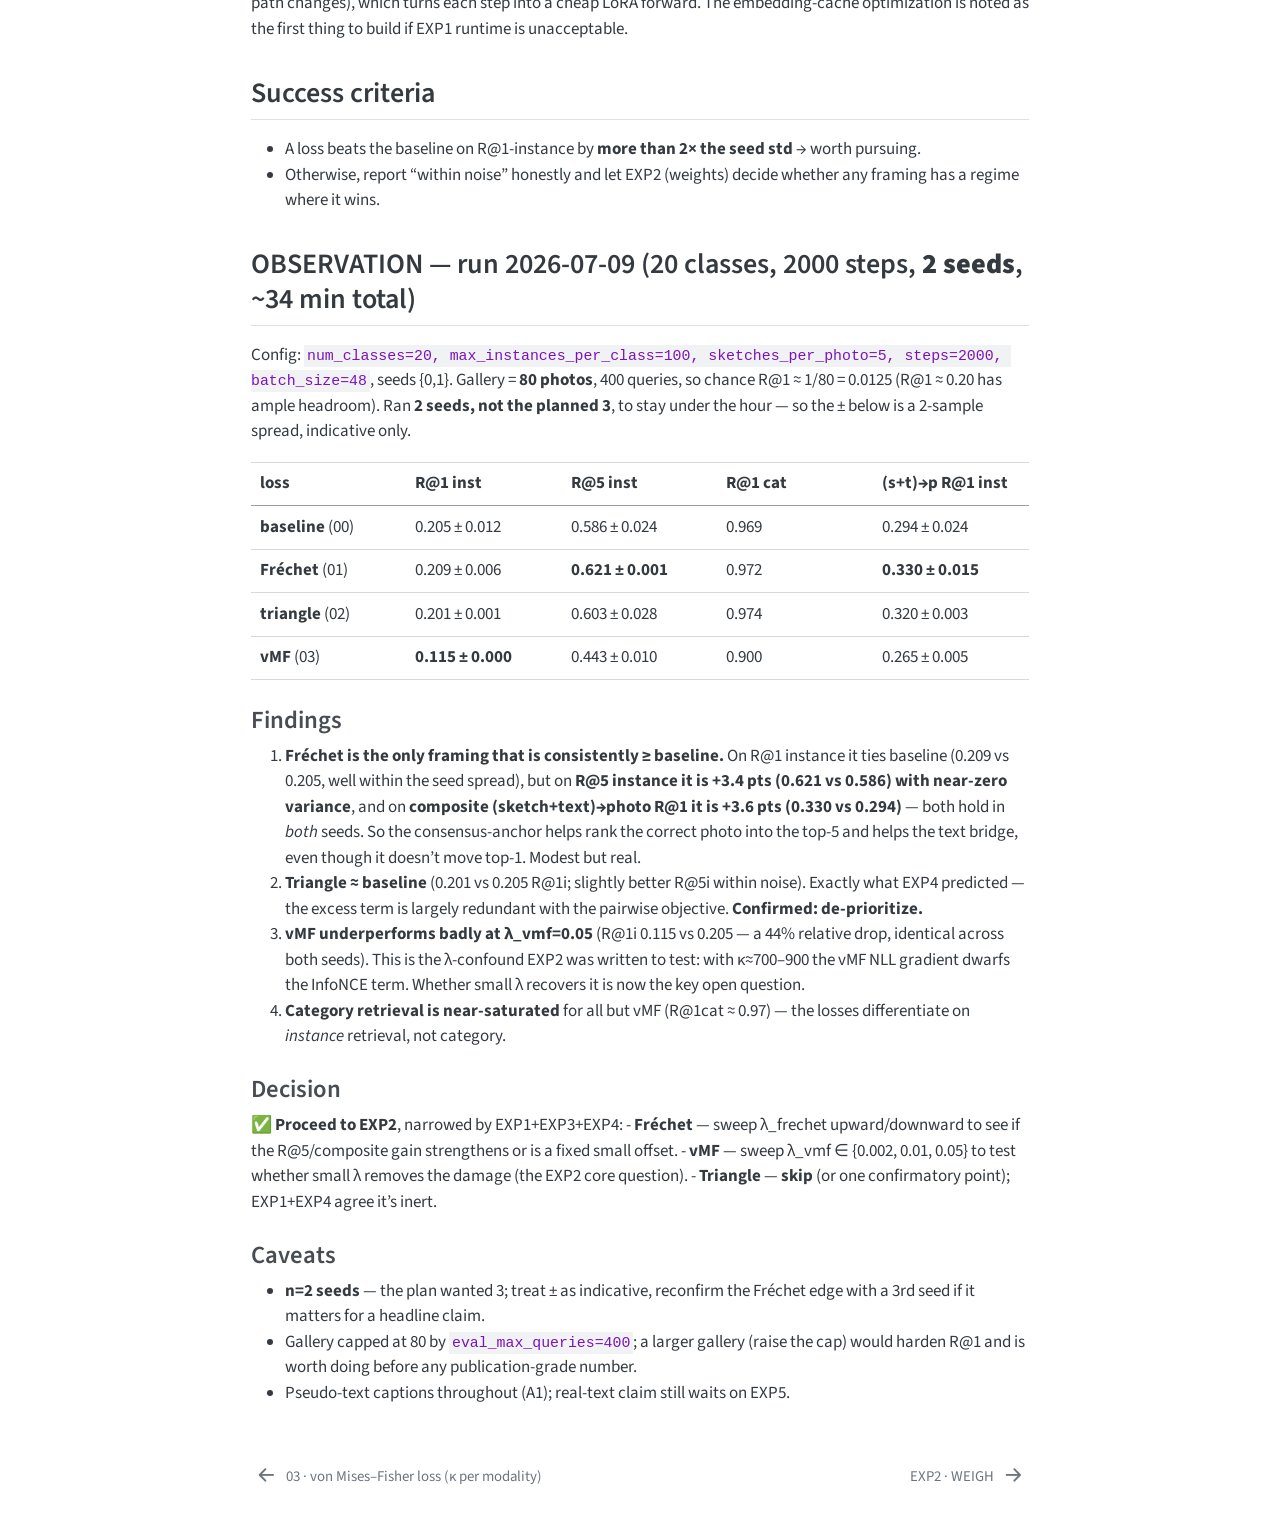
<file: docs/exp1_SCALE_plan_and_observation.html>
<!DOCTYPE html>
<html xmlns="http://www.w3.org/1999/xhtml" lang="en" xml:lang="en"><head>

<meta charset="utf-8">
<meta name="generator" content="quarto-1.9.38">

<meta name="viewport" content="width=device-width, initial-scale=1.0, user-scalable=yes">


<title>exp1_scale_plan_and_observation – Trimodal Spherical Loss</title>
<style>
/* Default styles provided by pandoc.
** See https://pandoc.org/MANUAL.html#variables-for-html for config info.
*/
code{white-space: pre-wrap;}
span.smallcaps{font-variant: small-caps;}
div.columns{display: flex; gap: min(4vw, 1.5em);}
div.column{flex: auto; overflow-x: auto;}
div.hanging-indent{margin-left: 1.5em; text-indent: -1.5em;}
ul.task-list{list-style: none;}
ul.task-list li input[type="checkbox"] {
  width: 0.8em;
  margin: 0 0.8em 0.2em -1em; /* quarto-specific, see https://github.com/quarto-dev/quarto-cli/issues/4556 */ 
  vertical-align: middle;
}
/* CSS for syntax highlighting */
html { -webkit-text-size-adjust: 100%; }
pre > code.sourceCode { white-space: pre; position: relative; }
pre > code.sourceCode > span { display: inline-block; line-height: 1.25; }
pre > code.sourceCode > span:empty { height: 1.2em; }
.sourceCode { overflow: visible; }
code.sourceCode > span { color: inherit; text-decoration: inherit; }
div.sourceCode { margin: 1em 0; }
pre.sourceCode { margin: 0; }
@media screen {
div.sourceCode { overflow: auto; }
}
@media print {
pre > code.sourceCode { white-space: pre-wrap; }
pre > code.sourceCode > span { text-indent: -5em; padding-left: 5em; }
}
pre.numberSource code
  { counter-reset: source-line 0; }
pre.numberSource code > span
  { position: relative; left: -4em; counter-increment: source-line; }
pre.numberSource code > span > a:first-child::before
  { content: counter(source-line);
    position: relative; left: -1em; text-align: right; vertical-align: baseline;
    border: none; display: inline-block;
    -webkit-touch-callout: none; -webkit-user-select: none;
    -khtml-user-select: none; -moz-user-select: none;
    -ms-user-select: none; user-select: none;
    padding: 0 4px; width: 4em;
  }
pre.numberSource { margin-left: 3em;  padding-left: 4px; }
div.sourceCode
  {   }
@media screen {
pre > code.sourceCode > span > a:first-child::before { text-decoration: underline; }
}
</style>


<script src="../site_libs/quarto-nav/quarto-nav.js"></script>
<script src="../site_libs/quarto-nav/headroom.min.js"></script>
<script src="../site_libs/clipboard/clipboard.min.js"></script>
<script src="../site_libs/quarto-search/autocomplete.umd.js"></script>
<script src="../site_libs/quarto-search/fuse.min.js"></script>
<script src="../site_libs/quarto-search/quarto-search.js"></script>
<meta name="quarto:offset" content="../">
<link href="../docs/exp2_WEIGH_plan_and_observation.html" rel="next">
<link href="../03_vmf_loss.html" rel="prev">
<script src="../site_libs/quarto-html/quarto.js" type="module"></script>
<script src="../site_libs/quarto-html/tabsets/tabsets.js" type="module"></script>
<script src="../site_libs/quarto-html/popper.min.js"></script>
<script src="../site_libs/quarto-html/tippy.umd.min.js"></script>
<script src="../site_libs/quarto-html/anchor.min.js"></script>
<link href="../site_libs/quarto-html/tippy.css" rel="stylesheet">
<link href="../site_libs/quarto-html/quarto-syntax-highlighting-15634bcf2e68342d4ad2dfa704d543f6.css" rel="stylesheet" id="quarto-text-highlighting-styles">
<script src="../site_libs/bootstrap/bootstrap.min.js"></script>
<link href="../site_libs/bootstrap/bootstrap-icons.css" rel="stylesheet">
<link href="../site_libs/bootstrap/bootstrap-fd6c97ee6dae9fb3bde4de74a669a8cf.min.css" rel="stylesheet" append-hash="true" id="quarto-bootstrap" data-mode="light">
<script id="quarto-search-options" type="application/json">{
  "location": "navbar",
  "copy-button": false,
  "collapse-after": 3,
  "panel-placement": "end",
  "type": "overlay",
  "limit": 50,
  "keyboard-shortcut": [
    "f",
    "/",
    "s"
  ],
  "show-item-context": false,
  "language": {
    "search-no-results-text": "No results",
    "search-matching-documents-text": "matching documents",
    "search-copy-link-title": "Copy link to search",
    "search-hide-matches-text": "Hide additional matches",
    "search-more-match-text": "more match in this document",
    "search-more-matches-text": "more matches in this document",
    "search-clear-button-title": "Clear",
    "search-text-placeholder": "",
    "search-detached-cancel-button-title": "Cancel",
    "search-submit-button-title": "Submit",
    "search-label": "Search"
  }
}</script>


</head>

<body class="nav-sidebar docked nav-fixed quarto-light">

<div id="quarto-search-results"></div>
  <header id="quarto-header" class="headroom fixed-top">
    <nav class="navbar navbar-expand-lg " data-bs-theme="dark">
      <div class="navbar-container container-fluid">
      <div class="navbar-brand-container mx-auto">
    <a class="navbar-brand" href="../index.html">
    <span class="navbar-title">Trimodal Spherical Loss</span>
    </a>
  </div>
            <div id="quarto-search" class="" title="Search"></div>
          <button class="navbar-toggler" type="button" data-bs-toggle="collapse" data-bs-target="#navbarCollapse" aria-controls="navbarCollapse" role="menu" aria-expanded="false" aria-label="Toggle navigation" onclick="if (window.quartoToggleHeadroom) { window.quartoToggleHeadroom(); }">
  <span class="navbar-toggler-icon"></span>
</button>
          <div class="collapse navbar-collapse" id="navbarCollapse">
            <ul class="navbar-nav navbar-nav-scroll me-auto">
  <li class="nav-item">
    <a class="nav-link active" href="../index.html" aria-current="page"> 
<span class="menu-text">Home</span></a>
  </li>  
  <li class="nav-item">
    <a class="nav-link" href="../paper.html"> 
<span class="menu-text">Paper</span></a>
  </li>  
</ul>
          </div> <!-- /navcollapse -->
            <div class="quarto-navbar-tools">
  <a href="" class="quarto-reader-toggle quarto-navigation-tool px-1" onclick="window.quartoToggleReader(); return false;" title="Toggle reader mode">
  <div class="quarto-reader-toggle-btn">
  <i class="bi"></i>
  </div>
</a>
</div>
      </div> <!-- /container-fluid -->
    </nav>
  <nav class="quarto-secondary-nav">
    <div class="container-fluid d-flex">
      <button type="button" class="quarto-btn-toggle btn" data-bs-toggle="collapse" role="button" data-bs-target=".quarto-sidebar-collapse-item" aria-controls="quarto-sidebar" aria-expanded="false" aria-label="Toggle sidebar navigation" onclick="if (window.quartoToggleHeadroom) { window.quartoToggleHeadroom(); }">
        <i class="bi bi-layout-text-sidebar-reverse"></i>
      </button>
        <nav class="quarto-page-breadcrumbs" aria-label="breadcrumb"><ol class="breadcrumb"><li class="breadcrumb-item"><a href="../docs/exp1_SCALE_plan_and_observation.html">Experiment campaign</a></li><li class="breadcrumb-item"><a href="../docs/exp1_SCALE_plan_and_observation.html">EXP1 · SCALE</a></li></ol></nav>
        <a class="flex-grow-1" role="navigation" data-bs-toggle="collapse" data-bs-target=".quarto-sidebar-collapse-item" aria-controls="quarto-sidebar" aria-expanded="false" aria-label="Toggle sidebar navigation" onclick="if (window.quartoToggleHeadroom) { window.quartoToggleHeadroom(); }">      
        </a>
      <button type="button" class="btn quarto-search-button" aria-label="Search" onclick="window.quartoOpenSearch();">
        <i class="bi bi-search"></i>
      </button>
    </div>
  </nav>
</header>
<!-- content -->
<div id="quarto-content" class="quarto-container page-columns page-rows-contents page-layout-article page-navbar">
<!-- sidebar -->
  <nav id="quarto-sidebar" class="sidebar collapse collapse-horizontal quarto-sidebar-collapse-item sidebar-navigation docked overflow-auto">
        <div class="mt-2 flex-shrink-0 align-items-center">
        <div class="sidebar-search">
        <div id="quarto-search" class="" title="Search"></div>
        </div>
        </div>
    <div class="sidebar-menu-container"> 
    <ul class="list-unstyled mt-1">
        <li class="sidebar-item">
  <div class="sidebar-item-container"> 
  <a href="../index.html" class="sidebar-item-text sidebar-link">
 <span class="menu-text">Home</span></a>
  </div>
</li>
        <li class="sidebar-item">
  <div class="sidebar-item-container"> 
  <a href="../paper.html" class="sidebar-item-text sidebar-link">
 <span class="menu-text">Working paper</span></a>
  </div>
</li>
        <li class="sidebar-item sidebar-item-section">
      <div class="sidebar-item-container"> 
            <a class="sidebar-item-text sidebar-link text-start collapsed" data-bs-toggle="collapse" data-bs-target="#quarto-sidebar-section-1" role="navigation" aria-expanded="false">
 <span class="menu-text">Notebooks</span></a>
          <a class="sidebar-item-toggle text-start collapsed" data-bs-toggle="collapse" data-bs-target="#quarto-sidebar-section-1" role="navigation" aria-expanded="false" aria-label="Toggle section">
            <i class="bi bi-chevron-right ms-2"></i>
          </a> 
      </div>
      <ul id="quarto-sidebar-section-1" class="collapse list-unstyled sidebar-section depth1 ">  
          <li class="sidebar-item">
  <div class="sidebar-item-container"> 
  <a href="../00_data_and_adaptation.html" class="sidebar-item-text sidebar-link">
 <span class="menu-text">00 · Data &amp; adaptation (baseline)</span></a>
  </div>
</li>
          <li class="sidebar-item">
  <div class="sidebar-item-container"> 
  <a href="../01_frechet_mean_loss.html" class="sidebar-item-text sidebar-link">
 <span class="menu-text">01 · Fréchet-mean anchor loss</span></a>
  </div>
</li>
          <li class="sidebar-item">
  <div class="sidebar-item-container"> 
  <a href="../02_spherical_triangle_loss.html" class="sidebar-item-text sidebar-link">
 <span class="menu-text">02 · Spherical-triangle regularizer</span></a>
  </div>
</li>
          <li class="sidebar-item">
  <div class="sidebar-item-container"> 
  <a href="../03_vmf_loss.html" class="sidebar-item-text sidebar-link">
 <span class="menu-text">03 · von Mises–Fisher loss (κ per modality)</span></a>
  </div>
</li>
      </ul>
  </li>
        <li class="sidebar-item sidebar-item-section">
      <div class="sidebar-item-container"> 
            <a class="sidebar-item-text sidebar-link text-start" data-bs-toggle="collapse" data-bs-target="#quarto-sidebar-section-2" role="navigation" aria-expanded="true">
 <span class="menu-text">Experiment campaign</span></a>
          <a class="sidebar-item-toggle text-start" data-bs-toggle="collapse" data-bs-target="#quarto-sidebar-section-2" role="navigation" aria-expanded="true" aria-label="Toggle section">
            <i class="bi bi-chevron-right ms-2"></i>
          </a> 
      </div>
      <ul id="quarto-sidebar-section-2" class="collapse list-unstyled sidebar-section depth1 show">  
          <li class="sidebar-item">
  <div class="sidebar-item-container"> 
  <a href="../docs/exp1_SCALE_plan_and_observation.html" class="sidebar-item-text sidebar-link active">
 <span class="menu-text">EXP1 · SCALE</span></a>
  </div>
</li>
          <li class="sidebar-item">
  <div class="sidebar-item-container"> 
  <a href="../docs/exp2_WEIGH_plan_and_observation.html" class="sidebar-item-text sidebar-link">
 <span class="menu-text">EXP2 · WEIGH</span></a>
  </div>
</li>
          <li class="sidebar-item">
  <div class="sidebar-item-container"> 
  <a href="../docs/exp3_KAPPA_plan_and_observation.html" class="sidebar-item-text sidebar-link">
 <span class="menu-text">EXP3 · KAPPA</span></a>
  </div>
</li>
          <li class="sidebar-item">
  <div class="sidebar-item-container"> 
  <a href="../docs/exp4_SHAPE_plan_and_observation.html" class="sidebar-item-text sidebar-link">
 <span class="menu-text">EXP4 · SHAPE</span></a>
  </div>
</li>
          <li class="sidebar-item">
  <div class="sidebar-item-container"> 
  <a href="../docs/exp5_SCENE_plan_and_observation.html" class="sidebar-item-text sidebar-link">
 <span class="menu-text">EXP5 · SCENE</span></a>
  </div>
</li>
      </ul>
  </li>
    </ul>
    </div>
</nav>
<div id="quarto-sidebar-glass" class="quarto-sidebar-collapse-item" data-bs-toggle="collapse" data-bs-target=".quarto-sidebar-collapse-item"></div>
<!-- margin-sidebar -->
    <div id="quarto-margin-sidebar" class="sidebar margin-sidebar">
        <nav id="TOC" role="doc-toc" class="toc-active">
    <h2 id="toc-title">On this page</h2>
   
  <ul class="collapse">
  <li><a href="#exp1-scale-make-the-loss-comparison-statistically-real" id="toc-exp1-scale-make-the-loss-comparison-statistically-real" class="nav-link active" data-scroll-target="#exp1-scale-make-the-loss-comparison-statistically-real">EXP1 · SCALE — make the loss comparison statistically real</a>
  <ul class="collapse">
  <li><a href="#motivation" id="toc-motivation" class="nav-link" data-scroll-target="#motivation">Motivation</a></li>
  <li><a href="#hypothesis" id="toc-hypothesis" class="nav-link" data-scroll-target="#hypothesis">Hypothesis</a></li>
  <li><a href="#method" id="toc-method" class="nav-link" data-scroll-target="#method">Method</a></li>
  <li><a href="#commands" id="toc-commands" class="nav-link" data-scroll-target="#commands">Commands</a></li>
  <li><a href="#timing-note-1-h-risk" id="toc-timing-note-1-h-risk" class="nav-link" data-scroll-target="#timing-note-1-h-risk">Timing note (⚠️ &gt;1 h risk)</a></li>
  <li><a href="#success-criteria" id="toc-success-criteria" class="nav-link" data-scroll-target="#success-criteria">Success criteria</a></li>
  <li><a href="#observation-run-2026-07-09-20-classes-2000-steps-2-seeds-34-min-total" id="toc-observation-run-2026-07-09-20-classes-2000-steps-2-seeds-34-min-total" class="nav-link" data-scroll-target="#observation-run-2026-07-09-20-classes-2000-steps-2-seeds-34-min-total">OBSERVATION — run 2026-07-09 (20 classes, 2000 steps, <strong>2 seeds</strong>, ~34 min total)</a></li>
  </ul></li>
  </ul>
</nav>
    </div>
<!-- main -->
<main class="content" id="quarto-document-content"><header id="title-block-header" class="quarto-title-block"><nav class="quarto-page-breadcrumbs quarto-title-breadcrumbs d-none d-lg-block" aria-label="breadcrumb"><ol class="breadcrumb"><li class="breadcrumb-item"><a href="../docs/exp1_SCALE_plan_and_observation.html">Experiment campaign</a></li><li class="breadcrumb-item"><a href="../docs/exp1_SCALE_plan_and_observation.html">EXP1 · SCALE</a></li></ol></nav><h1 class="title display-7"></h1></header><div class="quarto-title-block"><div class="quarto-title-tools-only"><button type="button" class="btn code-tools-button" id="quarto-code-tools-source"><i class="bi"></i> Code</button></div></div>




<section id="exp1-scale-make-the-loss-comparison-statistically-real" class="level1">
<h1>EXP1 · SCALE — make the loss comparison statistically real</h1>
<p><strong>Mnemonic:</strong> SCALE = scale the data up and add seeds so the four losses can actually be separated. <strong>Status:</strong> PLAN written 2026-07-09 · OBSERVATION pending. <strong>Est. runtime:</strong> ⚠️ <strong>borderline ~40–60 min</strong> (12 training runs). Under 1 h on the RTX 5070 Ti at the config below, but the closest to the limit of the runnable experiments — see the timing note.</p>
<section id="motivation" class="level2">
<h2 class="anchored" data-anchor-id="motivation">Motivation</h2>
<p>The committed smoke runs use 8 classes / 96 instances → a <strong>35-photo gallery</strong>, where sketch→photo R@5 ≈ 0.9 is near ceiling. Nothing can distinguish the four loss framings at that scale; the R@1 gaps we see are single-digit query counts of noise. Before believing <em>any</em> ranking of baseline vs Fréchet vs triangle vs vMF we need (a) a gallery large enough that R@1 has headroom, and (b) multiple seeds so a difference has an error bar.</p>
</section>
<section id="hypothesis" class="level2">
<h2 class="anchored" data-anchor-id="hypothesis">Hypothesis</h2>
<p>With a few hundred gallery photos and 3 seeds, the four losses will separate into a stable ordering on sketch→photo R@1 (per-instance). Null hypothesis to be taken seriously: <strong>they are within noise of each other</strong> — a plain pairwise InfoNCE sum is already spherical, and the geometric terms may add nothing once the contrastive core is well-tuned.</p>
</section>
<section id="method" class="level2">
<h2 class="anchored" data-anchor-id="method">Method</h2>
<ul>
<li>Data: HF Sketchy mirror, <code>num_classes=20</code>, <code>max_instances_per_class=100</code>, <code>sketches_per_photo=5</code> → ~1.5–2k train sketches, ~300–400 gallery photos.</li>
<li>Same backbone (frozen CLIP ViT-B/32 + LoRA on sketch path), <code>steps=2000</code>, <code>batch_size=48</code>, all other config identical across the four losses.</li>
<li>Seeds: <code>{0, 1, 2}</code>. Four losses × 3 seeds = <strong>12 runs</strong>.</li>
<li>Metric of record: sketch→photo <strong>R@1 / R@5 instance</strong> and <strong>R@1 category</strong>, mean ± std over seeds. Secondary: composite (sketch+text)→photo R@1.</li>
</ul>
</section>
<section id="commands" class="level2">
<h2 class="anchored" data-anchor-id="commands">Commands</h2>
<div class="code-copy-outer-scaffold"><div class="sourceCode" id="cb1"><pre class="sourceCode bash code-with-copy"><code class="sourceCode bash"><span id="cb1-1"><a href="#cb1-1" aria-hidden="true" tabindex="-1"></a><span class="cf">for</span> s <span class="kw">in</span> 0 1 2<span class="kw">;</span> <span class="cf">do</span></span>
<span id="cb1-2"><a href="#cb1-2" aria-hidden="true" tabindex="-1"></a>  <span class="ex">python</span> run.py 00 <span class="at">--set</span> num_classes=20 max_instances_per_class=100 sketches_per_photo=5 steps=2000 batch_size=48 seed=<span class="va">$s</span></span>
<span id="cb1-3"><a href="#cb1-3" aria-hidden="true" tabindex="-1"></a>  <span class="ex">python</span> run.py 01 <span class="at">--set</span> num_classes=20 max_instances_per_class=100 sketches_per_photo=5 steps=2000 batch_size=48 seed=<span class="va">$s</span></span>
<span id="cb1-4"><a href="#cb1-4" aria-hidden="true" tabindex="-1"></a>  <span class="ex">python</span> run.py 02 <span class="at">--set</span> num_classes=20 max_instances_per_class=100 sketches_per_photo=5 steps=2000 batch_size=48 seed=<span class="va">$s</span></span>
<span id="cb1-5"><a href="#cb1-5" aria-hidden="true" tabindex="-1"></a>  <span class="ex">python</span> run.py 03 <span class="at">--set</span> num_classes=20 max_instances_per_class=100 sketches_per_photo=5 steps=2000 batch_size=48 seed=<span class="va">$s</span></span>
<span id="cb1-6"><a href="#cb1-6" aria-hidden="true" tabindex="-1"></a><span class="cf">done</span></span></code></pre></div><button title="Copy to Clipboard" class="code-copy-button"><i class="bi"></i></button></div>
<p>(aggregated by <code>docs/_aggregate.py</code>, which reads <code>runs/*/*/metrics.json</code>.)</p>
</section>
<section id="timing-note-1-h-risk" class="level2">
<h2 class="anchored" data-anchor-id="timing-note-1-h-risk">Timing note (⚠️ &gt;1 h risk)</h2>
<p>At ~0.07 s/CLIP-step + image decode, one 2000-step run is ~3–4 min; 12 runs ≈ 40–50 min. If image decoding dominates (PNG decode per step, <code>num_workers=0</code> on Windows), this can drift over 1 h. <strong>Mitigation if it does:</strong> drop to 2 seeds (8 runs) or precompute/cache photo &amp; text embeddings once (they are frozen — only the sketch path changes), which turns each step into a cheap LoRA forward. The embedding-cache optimization is noted as the first thing to build if EXP1 runtime is unacceptable.</p>
</section>
<section id="success-criteria" class="level2">
<h2 class="anchored" data-anchor-id="success-criteria">Success criteria</h2>
<ul>
<li>A loss beats the baseline on R@1-instance by <strong>more than 2× the seed std</strong> → worth pursuing.</li>
<li>Otherwise, report “within noise” honestly and let EXP2 (weights) decide whether any framing has a regime where it wins.</li>
</ul>
</section>
<section id="observation-run-2026-07-09-20-classes-2000-steps-2-seeds-34-min-total" class="level2">
<h2 class="anchored" data-anchor-id="observation-run-2026-07-09-20-classes-2000-steps-2-seeds-34-min-total">OBSERVATION — run 2026-07-09 (20 classes, 2000 steps, <strong>2 seeds</strong>, ~34 min total)</h2>
<p>Config: <code>num_classes=20, max_instances_per_class=100, sketches_per_photo=5, steps=2000, batch_size=48</code>, seeds {0,1}. Gallery = <strong>80 photos</strong>, 400 queries, so chance R@1 ≈ 1/80 = 0.0125 (R@1 ≈ 0.20 has ample headroom). Ran <strong>2 seeds, not the planned 3</strong>, to stay under the hour — so the ± below is a 2-sample spread, indicative only.</p>
<table class="caption-top table">
<colgroup>
<col style="width: 20%">
<col style="width: 20%">
<col style="width: 20%">
<col style="width: 20%">
<col style="width: 20%">
</colgroup>
<thead>
<tr class="header">
<th>loss</th>
<th>R@1 inst</th>
<th>R@5 inst</th>
<th>R@1 cat</th>
<th>(s+t)→p R@1 inst</th>
</tr>
</thead>
<tbody>
<tr class="odd">
<td><strong>baseline</strong> (00)</td>
<td>0.205 ± 0.012</td>
<td>0.586 ± 0.024</td>
<td>0.969</td>
<td>0.294 ± 0.024</td>
</tr>
<tr class="even">
<td><strong>Fréchet</strong> (01)</td>
<td>0.209 ± 0.006</td>
<td><strong>0.621 ± 0.001</strong></td>
<td>0.972</td>
<td><strong>0.330 ± 0.015</strong></td>
</tr>
<tr class="odd">
<td><strong>triangle</strong> (02)</td>
<td>0.201 ± 0.001</td>
<td>0.603 ± 0.028</td>
<td>0.974</td>
<td>0.320 ± 0.003</td>
</tr>
<tr class="even">
<td><strong>vMF</strong> (03)</td>
<td><strong>0.115 ± 0.000</strong></td>
<td>0.443 ± 0.010</td>
<td>0.900</td>
<td>0.265 ± 0.005</td>
</tr>
</tbody>
</table>
<section id="findings" class="level3">
<h3 class="anchored" data-anchor-id="findings">Findings</h3>
<ol type="1">
<li><strong>Fréchet is the only framing that is consistently ≥ baseline.</strong> On R@1 instance it ties baseline (0.209 vs 0.205, well within the seed spread), but on <strong>R@5 instance it is +3.4 pts (0.621 vs 0.586) with near-zero variance</strong>, and on <strong>composite (sketch+text)→photo R@1 it is +3.6 pts (0.330 vs 0.294)</strong> — both hold in <em>both</em> seeds. So the consensus-anchor helps rank the correct photo into the top-5 and helps the text bridge, even though it doesn’t move top-1. Modest but real.</li>
<li><strong>Triangle ≈ baseline</strong> (0.201 vs 0.205 R@1i; slightly better R@5i within noise). Exactly what EXP4 predicted — the excess term is largely redundant with the pairwise objective. <strong>Confirmed: de-prioritize.</strong></li>
<li><strong>vMF underperforms badly at λ_vmf=0.05</strong> (R@1i 0.115 vs 0.205 — a 44% relative drop, identical across both seeds). This is the λ-confound EXP2 was written to test: with κ≈700–900 the vMF NLL gradient dwarfs the InfoNCE term. Whether small λ recovers it is now the key open question.</li>
<li><strong>Category retrieval is near-saturated</strong> for all but vMF (R@1cat ≈ 0.97) — the losses differentiate on <em>instance</em> retrieval, not category.</li>
</ol>
</section>
<section id="decision" class="level3">
<h3 class="anchored" data-anchor-id="decision">Decision</h3>
<p>✅ <strong>Proceed to EXP2</strong>, narrowed by EXP1+EXP3+EXP4: - <strong>Fréchet</strong> — sweep λ_frechet upward/downward to see if the R@5/composite gain strengthens or is a fixed small offset. - <strong>vMF</strong> — sweep λ_vmf ∈ {0.002, 0.01, 0.05} to test whether small λ removes the damage (the EXP2 core question). - <strong>Triangle</strong> — <strong>skip</strong> (or one confirmatory point); EXP1+EXP4 agree it’s inert.</p>
</section>
<section id="caveats" class="level3">
<h3 class="anchored" data-anchor-id="caveats">Caveats</h3>
<ul>
<li><strong>n=2 seeds</strong> — the plan wanted 3; treat ± as indicative, reconfirm the Fréchet edge with a 3rd seed if it matters for a headline claim.</li>
<li>Gallery capped at 80 by <code>eval_max_queries=400</code>; a larger gallery (raise the cap) would harden R@1 and is worth doing before any publication-grade number.</li>
<li>Pseudo-text captions throughout (A1); real-text claim still waits on EXP5.</li>
</ul>


<!-- -->

</section>
</section>
</section>

</main> <!-- /main -->
<script id="quarto-html-after-body" type="application/javascript">
  window.document.addEventListener("DOMContentLoaded", function (event) {
    const icon = "";
    const anchorJS = new window.AnchorJS();
    anchorJS.options = {
      placement: 'right',
      icon: icon
    };
    anchorJS.add('.anchored');
    const isCodeAnnotation = (el) => {
      for (const clz of el.classList) {
        if (clz.startsWith('code-annotation-')) {                     
          return true;
        }
      }
      return false;
    }
    const onCopySuccess = function(e) {
      // button target
      const button = e.trigger;
      // don't keep focus
      button.blur();
      // flash "checked"
      button.classList.add('code-copy-button-checked');
      var currentTitle = button.getAttribute("title");
      button.setAttribute("title", "Copied!");
      let tooltip;
      if (window.bootstrap) {
        button.setAttribute("data-bs-toggle", "tooltip");
        button.setAttribute("data-bs-placement", "left");
        button.setAttribute("data-bs-title", "Copied!");
        tooltip = new bootstrap.Tooltip(button, 
          { trigger: "manual", 
            customClass: "code-copy-button-tooltip",
            offset: [0, -8]});
        tooltip.show();    
      }
      setTimeout(function() {
        if (tooltip) {
          tooltip.hide();
          button.removeAttribute("data-bs-title");
          button.removeAttribute("data-bs-toggle");
          button.removeAttribute("data-bs-placement");
        }
        button.setAttribute("title", currentTitle);
        button.classList.remove('code-copy-button-checked');
      }, 1000);
      // clear code selection
      e.clearSelection();
    }
    const getTextToCopy = function(trigger) {
      const outerScaffold = trigger.parentElement.cloneNode(true);
      const codeEl = outerScaffold.querySelector('code');
      for (const childEl of codeEl.children) {
        if (isCodeAnnotation(childEl)) {
          childEl.remove();
        }
      }
      return codeEl.innerText;
    }
    const clipboard = new window.ClipboardJS('.code-copy-button:not([data-in-quarto-modal])', {
      text: getTextToCopy
    });
    clipboard.on('success', onCopySuccess);
    if (window.document.getElementById('quarto-embedded-source-code-modal')) {
      const clipboardModal = new window.ClipboardJS('.code-copy-button[data-in-quarto-modal]', {
        text: getTextToCopy,
        container: window.document.getElementById('quarto-embedded-source-code-modal')
      });
      clipboardModal.on('success', onCopySuccess);
    }
    const viewSource = window.document.getElementById('quarto-view-source') ||
                       window.document.getElementById('quarto-code-tools-source');
    if (viewSource) {
      const sourceUrl = viewSource.getAttribute("data-quarto-source-url");
      viewSource.addEventListener("click", function(e) {
        if (sourceUrl) {
          // rstudio viewer pane
          if (/\bcapabilities=\b/.test(window.location)) {
            window.open(sourceUrl);
          } else {
            window.location.href = sourceUrl;
          }
        } else {
          const modal = new bootstrap.Modal(document.getElementById('quarto-embedded-source-code-modal'));
          modal.show();
        }
        return false;
      });
    }
    function toggleCodeHandler(show) {
      return function(e) {
        const detailsSrc = window.document.querySelectorAll(".cell > details > .sourceCode");
        for (let i=0; i<detailsSrc.length; i++) {
          const details = detailsSrc[i].parentElement;
          if (show) {
            details.open = true;
          } else {
            details.removeAttribute("open");
          }
        }
        const cellCodeDivs = window.document.querySelectorAll(".cell > .sourceCode");
        const fromCls = show ? "hidden" : "unhidden";
        const toCls = show ? "unhidden" : "hidden";
        for (let i=0; i<cellCodeDivs.length; i++) {
          const codeDiv = cellCodeDivs[i];
          if (codeDiv.classList.contains(fromCls)) {
            codeDiv.classList.remove(fromCls);
            codeDiv.classList.add(toCls);
          } 
        }
        return false;
      }
    }
    const hideAllCode = window.document.getElementById("quarto-hide-all-code");
    if (hideAllCode) {
      hideAllCode.addEventListener("click", toggleCodeHandler(false));
    }
    const showAllCode = window.document.getElementById("quarto-show-all-code");
    if (showAllCode) {
      showAllCode.addEventListener("click", toggleCodeHandler(true));
    }
      var localhostRegex = new RegExp(/^(?:http|https):\/\/localhost\:?[0-9]*\//);
      var mailtoRegex = new RegExp(/^mailto:/);
        var filterRegex = new RegExp('/' + window.location.host + '/');
      var isInternal = (href) => {
          return filterRegex.test(href) || localhostRegex.test(href) || mailtoRegex.test(href);
      }
      // Inspect non-navigation links and adorn them if external
     var links = window.document.querySelectorAll('a[href]:not(.nav-link):not(.navbar-brand):not(.toc-action):not(.sidebar-link):not(.sidebar-item-toggle):not(.pagination-link):not(.no-external):not([aria-hidden]):not(.dropdown-item):not(.quarto-navigation-tool):not(.about-link)');
      for (var i=0; i<links.length; i++) {
        const link = links[i];
        if (!isInternal(link.href)) {
          // undo the damage that might have been done by quarto-nav.js in the case of
          // links that we want to consider external
          if (link.dataset.originalHref !== undefined) {
            link.href = link.dataset.originalHref;
          }
        }
      }
    function tippyHover(el, contentFn, onTriggerFn, onUntriggerFn) {
      const config = {
        allowHTML: true,
        maxWidth: 500,
        delay: 100,
        arrow: false,
        appendTo: function(el) {
            return el.parentElement;
        },
        interactive: true,
        interactiveBorder: 10,
        theme: 'quarto',
        placement: 'bottom-start',
      };
      if (contentFn) {
        config.content = contentFn;
      }
      if (onTriggerFn) {
        config.onTrigger = onTriggerFn;
      }
      if (onUntriggerFn) {
        config.onUntrigger = onUntriggerFn;
      }
      window.tippy(el, config); 
    }
    const noterefs = window.document.querySelectorAll('a[role="doc-noteref"]');
    for (var i=0; i<noterefs.length; i++) {
      const ref = noterefs[i];
      tippyHover(ref, function() {
        // use id or data attribute instead here
        let href = ref.getAttribute('data-footnote-href') || ref.getAttribute('href');
        try { href = new URL(href).hash; } catch {}
        const id = href.replace(/^#\/?/, "");
        const note = window.document.getElementById(id);
        if (note) {
          return note.innerHTML;
        } else {
          return "";
        }
      });
    }
    const xrefs = window.document.querySelectorAll('a.quarto-xref');
    const processXRef = (id, note) => {
      // Strip column container classes
      const stripColumnClz = (el) => {
        el.classList.remove("page-full", "page-columns");
        if (el.children) {
          for (const child of el.children) {
            stripColumnClz(child);
          }
        }
      }
      stripColumnClz(note)
      if (id === null || id.startsWith('sec-')) {
        // Special case sections, only their first couple elements
        const container = document.createElement("div");
        if (note.children && note.children.length > 2) {
          container.appendChild(note.children[0].cloneNode(true));
          for (let i = 1; i < note.children.length; i++) {
            const child = note.children[i];
            if (child.tagName === "P" && child.innerText === "") {
              continue;
            } else {
              container.appendChild(child.cloneNode(true));
              break;
            }
          }
          if (window.Quarto?.typesetMath) {
            window.Quarto.typesetMath(container);
          }
          return container.innerHTML
        } else {
          if (window.Quarto?.typesetMath) {
            window.Quarto.typesetMath(note);
          }
          return note.innerHTML;
        }
      } else {
        // Remove any anchor links if they are present
        const anchorLink = note.querySelector('a.anchorjs-link');
        if (anchorLink) {
          anchorLink.remove();
        }
        if (window.Quarto?.typesetMath) {
          window.Quarto.typesetMath(note);
        }
        if (note.classList.contains("callout")) {
          return note.outerHTML;
        } else {
          return note.innerHTML;
        }
      }
    }
    for (var i=0; i<xrefs.length; i++) {
      const xref = xrefs[i];
      tippyHover(xref, undefined, function(instance) {
        instance.disable();
        let url = xref.getAttribute('href');
        let hash = undefined; 
        if (url.startsWith('#')) {
          hash = url;
        } else {
          try { hash = new URL(url).hash; } catch {}
        }
        if (hash) {
          const id = hash.replace(/^#\/?/, "");
          const note = window.document.getElementById(id);
          if (note !== null) {
            try {
              const html = processXRef(id, note.cloneNode(true));
              instance.setContent(html);
            } finally {
              instance.enable();
              instance.show();
            }
          } else {
            // See if we can fetch this
            fetch(url.split('#')[0])
            .then(res => res.text())
            .then(html => {
              const parser = new DOMParser();
              const htmlDoc = parser.parseFromString(html, "text/html");
              const note = htmlDoc.getElementById(id);
              if (note !== null) {
                const html = processXRef(id, note);
                instance.setContent(html);
              } 
            }).finally(() => {
              instance.enable();
              instance.show();
            });
          }
        } else {
          // See if we can fetch a full url (with no hash to target)
          // This is a special case and we should probably do some content thinning / targeting
          fetch(url)
          .then(res => res.text())
          .then(html => {
            const parser = new DOMParser();
            const htmlDoc = parser.parseFromString(html, "text/html");
            const note = htmlDoc.querySelector('main.content');
            if (note !== null) {
              // This should only happen for chapter cross references
              // (since there is no id in the URL)
              // remove the first header
              if (note.children.length > 0 && note.children[0].tagName === "HEADER") {
                note.children[0].remove();
              }
              const html = processXRef(null, note);
              instance.setContent(html);
            } 
          }).finally(() => {
            instance.enable();
            instance.show();
          });
        }
      }, function(instance) {
      });
    }
        let selectedAnnoteEl;
        const selectorForAnnotation = ( cell, annotation) => {
          let cellAttr = 'data-code-cell="' + cell + '"';
          let lineAttr = 'data-code-annotation="' +  annotation + '"';
          const selector = 'span[' + cellAttr + '][' + lineAttr + ']';
          return selector;
        }
        const selectCodeLines = (annoteEl) => {
          const doc = window.document;
          const targetCell = annoteEl.getAttribute("data-target-cell");
          const targetAnnotation = annoteEl.getAttribute("data-target-annotation");
          const annoteSpan = window.document.querySelector(selectorForAnnotation(targetCell, targetAnnotation));
          const lines = annoteSpan.getAttribute("data-code-lines").split(",");
          const lineIds = lines.map((line) => {
            return targetCell + "-" + line;
          })
          let top = null;
          let height = null;
          let parent = null;
          if (lineIds.length > 0) {
              //compute the position of the single el (top and bottom and make a div)
              const el = window.document.getElementById(lineIds[0]);
              top = el.offsetTop;
              height = el.offsetHeight;
              parent = el.parentElement.parentElement;
            if (lineIds.length > 1) {
              const lastEl = window.document.getElementById(lineIds[lineIds.length - 1]);
              const bottom = lastEl.offsetTop + lastEl.offsetHeight;
              height = bottom - top;
            }
            if (top !== null && height !== null && parent !== null) {
              // cook up a div (if necessary) and position it 
              let div = window.document.getElementById("code-annotation-line-highlight");
              if (div === null) {
                div = window.document.createElement("div");
                div.setAttribute("id", "code-annotation-line-highlight");
                div.style.position = 'absolute';
                parent.appendChild(div);
              }
              div.style.top = top - 2 + "px";
              div.style.height = height + 4 + "px";
              div.style.left = 0;
              let gutterDiv = window.document.getElementById("code-annotation-line-highlight-gutter");
              if (gutterDiv === null) {
                gutterDiv = window.document.createElement("div");
                gutterDiv.setAttribute("id", "code-annotation-line-highlight-gutter");
                gutterDiv.style.position = 'absolute';
                const codeCell = window.document.getElementById(targetCell);
                const gutter = codeCell.querySelector('.code-annotation-gutter');
                gutter.appendChild(gutterDiv);
              }
              gutterDiv.style.top = top - 2 + "px";
              gutterDiv.style.height = height + 4 + "px";
            }
            selectedAnnoteEl = annoteEl;
          }
        };
        const unselectCodeLines = () => {
          const elementsIds = ["code-annotation-line-highlight", "code-annotation-line-highlight-gutter"];
          elementsIds.forEach((elId) => {
            const div = window.document.getElementById(elId);
            if (div) {
              div.remove();
            }
          });
          selectedAnnoteEl = undefined;
        };
          // Handle positioning of the toggle
      window.addEventListener(
        "resize",
        throttle(() => {
          elRect = undefined;
          if (selectedAnnoteEl) {
            selectCodeLines(selectedAnnoteEl);
          }
        }, 10)
      );
      function throttle(fn, ms) {
      let throttle = false;
      let timer;
        return (...args) => {
          if(!throttle) { // first call gets through
              fn.apply(this, args);
              throttle = true;
          } else { // all the others get throttled
              if(timer) clearTimeout(timer); // cancel #2
              timer = setTimeout(() => {
                fn.apply(this, args);
                timer = throttle = false;
              }, ms);
          }
        };
      }
        // Attach click handler to the DT
        const annoteDls = window.document.querySelectorAll('dt[data-target-cell]');
        for (const annoteDlNode of annoteDls) {
          annoteDlNode.addEventListener('click', (event) => {
            const clickedEl = event.target;
            if (clickedEl !== selectedAnnoteEl) {
              unselectCodeLines();
              const activeEl = window.document.querySelector('dt[data-target-cell].code-annotation-active');
              if (activeEl) {
                activeEl.classList.remove('code-annotation-active');
              }
              selectCodeLines(clickedEl);
              clickedEl.classList.add('code-annotation-active');
            } else {
              // Unselect the line
              unselectCodeLines();
              clickedEl.classList.remove('code-annotation-active');
            }
          });
        }
    const findCites = (el) => {
      const parentEl = el.parentElement;
      if (parentEl) {
        const cites = parentEl.dataset.cites;
        if (cites) {
          return {
            el,
            cites: cites.split(' ')
          };
        } else {
          return findCites(el.parentElement)
        }
      } else {
        return undefined;
      }
    };
    var bibliorefs = window.document.querySelectorAll('a[role="doc-biblioref"]');
    for (var i=0; i<bibliorefs.length; i++) {
      const ref = bibliorefs[i];
      const citeInfo = findCites(ref);
      if (citeInfo) {
        tippyHover(citeInfo.el, function() {
          var popup = window.document.createElement('div');
          citeInfo.cites.forEach(function(cite) {
            var citeDiv = window.document.createElement('div');
            citeDiv.classList.add('hanging-indent');
            citeDiv.classList.add('csl-entry');
            var biblioDiv = window.document.getElementById('ref-' + cite);
            if (biblioDiv) {
              citeDiv.innerHTML = biblioDiv.innerHTML;
            }
            popup.appendChild(citeDiv);
          });
          return popup.innerHTML;
        });
      }
    }
  });
  </script>
<nav class="page-navigation">
  <div class="nav-page nav-page-previous">
      <a href="../03_vmf_loss.html" class="pagination-link" aria-label="03 · von Mises–Fisher loss (κ per modality)">
        <i class="bi bi-arrow-left-short"></i> <span class="nav-page-text">03 · von Mises–Fisher loss (κ per modality)</span>
      </a>          
  </div>
  <div class="nav-page nav-page-next">
      <a href="../docs/exp2_WEIGH_plan_and_observation.html" class="pagination-link" aria-label="EXP2 · WEIGH">
        <span class="nav-page-text">EXP2 · WEIGH</span> <i class="bi bi-arrow-right-short"></i>
      </a>
  </div>
</nav><div class="modal fade" id="quarto-embedded-source-code-modal" tabindex="-1" aria-labelledby="quarto-embedded-source-code-modal-label" aria-hidden="true"><div class="modal-dialog modal-dialog-scrollable"><div class="modal-content"><div class="modal-header"><h5 class="modal-title" id="quarto-embedded-source-code-modal-label">Source Code</h5><button class="btn-close" data-bs-dismiss="modal"></button></div><div class="modal-body"><div class="">
<div class="code-copy-outer-scaffold"><div class="sourceCode" id="cb2" data-shortcodes="false"><pre class="sourceCode markdown code-with-copy"><code class="sourceCode markdown"><span id="cb2-1"><a href="#cb2-1" aria-hidden="true" tabindex="-1"></a><span class="fu"># EXP1 · SCALE — make the loss comparison statistically real</span></span>
<span id="cb2-2"><a href="#cb2-2" aria-hidden="true" tabindex="-1"></a></span>
<span id="cb2-3"><a href="#cb2-3" aria-hidden="true" tabindex="-1"></a>**Mnemonic:** SCALE = scale the data up and add seeds so the four losses can</span>
<span id="cb2-4"><a href="#cb2-4" aria-hidden="true" tabindex="-1"></a>actually be separated.</span>
<span id="cb2-5"><a href="#cb2-5" aria-hidden="true" tabindex="-1"></a>**Status:** PLAN written 2026-07-09 · OBSERVATION pending.</span>
<span id="cb2-6"><a href="#cb2-6" aria-hidden="true" tabindex="-1"></a>**Est. runtime:** ⚠️ **borderline ~40–60 min** (12 training runs). Under 1 h on</span>
<span id="cb2-7"><a href="#cb2-7" aria-hidden="true" tabindex="-1"></a>the RTX 5070 Ti at the config below, but the closest to the limit of the runnable</span>
<span id="cb2-8"><a href="#cb2-8" aria-hidden="true" tabindex="-1"></a>experiments — see the timing note.</span>
<span id="cb2-9"><a href="#cb2-9" aria-hidden="true" tabindex="-1"></a></span>
<span id="cb2-10"><a href="#cb2-10" aria-hidden="true" tabindex="-1"></a><span class="fu">## Motivation</span></span>
<span id="cb2-11"><a href="#cb2-11" aria-hidden="true" tabindex="-1"></a></span>
<span id="cb2-12"><a href="#cb2-12" aria-hidden="true" tabindex="-1"></a>The committed smoke runs use 8 classes / 96 instances → a **35-photo gallery**,</span>
<span id="cb2-13"><a href="#cb2-13" aria-hidden="true" tabindex="-1"></a>where sketch→photo R@5 ≈ 0.9 is near ceiling. Nothing can distinguish the four</span>
<span id="cb2-14"><a href="#cb2-14" aria-hidden="true" tabindex="-1"></a>loss framings at that scale; the R@1 gaps we see are single-digit query counts</span>
<span id="cb2-15"><a href="#cb2-15" aria-hidden="true" tabindex="-1"></a>of noise. Before believing *any* ranking of baseline vs Fréchet vs triangle vs</span>
<span id="cb2-16"><a href="#cb2-16" aria-hidden="true" tabindex="-1"></a>vMF we need (a) a gallery large enough that R@1 has headroom, and (b) multiple</span>
<span id="cb2-17"><a href="#cb2-17" aria-hidden="true" tabindex="-1"></a>seeds so a difference has an error bar.</span>
<span id="cb2-18"><a href="#cb2-18" aria-hidden="true" tabindex="-1"></a></span>
<span id="cb2-19"><a href="#cb2-19" aria-hidden="true" tabindex="-1"></a><span class="fu">## Hypothesis</span></span>
<span id="cb2-20"><a href="#cb2-20" aria-hidden="true" tabindex="-1"></a></span>
<span id="cb2-21"><a href="#cb2-21" aria-hidden="true" tabindex="-1"></a>With a few hundred gallery photos and 3 seeds, the four losses will separate</span>
<span id="cb2-22"><a href="#cb2-22" aria-hidden="true" tabindex="-1"></a>into a stable ordering on sketch→photo R@1 (per-instance). Null hypothesis to</span>
<span id="cb2-23"><a href="#cb2-23" aria-hidden="true" tabindex="-1"></a>be taken seriously: **they are within noise of each other** — a plain pairwise</span>
<span id="cb2-24"><a href="#cb2-24" aria-hidden="true" tabindex="-1"></a>InfoNCE sum is already spherical, and the geometric terms may add nothing once</span>
<span id="cb2-25"><a href="#cb2-25" aria-hidden="true" tabindex="-1"></a>the contrastive core is well-tuned.</span>
<span id="cb2-26"><a href="#cb2-26" aria-hidden="true" tabindex="-1"></a></span>
<span id="cb2-27"><a href="#cb2-27" aria-hidden="true" tabindex="-1"></a><span class="fu">## Method</span></span>
<span id="cb2-28"><a href="#cb2-28" aria-hidden="true" tabindex="-1"></a></span>
<span id="cb2-29"><a href="#cb2-29" aria-hidden="true" tabindex="-1"></a><span class="ss">- </span>Data: HF Sketchy mirror, <span class="in">`num_classes=20`</span>, <span class="in">`max_instances_per_class=100`</span>,</span>
<span id="cb2-30"><a href="#cb2-30" aria-hidden="true" tabindex="-1"></a>  <span class="in">`sketches_per_photo=5`</span> → ~1.5–2k train sketches, ~300–400 gallery photos.</span>
<span id="cb2-31"><a href="#cb2-31" aria-hidden="true" tabindex="-1"></a><span class="ss">- </span>Same backbone (frozen CLIP ViT-B/32 + LoRA on sketch path), <span class="in">`steps=2000`</span>,</span>
<span id="cb2-32"><a href="#cb2-32" aria-hidden="true" tabindex="-1"></a>  <span class="in">`batch_size=48`</span>, all other config identical across the four losses.</span>
<span id="cb2-33"><a href="#cb2-33" aria-hidden="true" tabindex="-1"></a><span class="ss">- </span>Seeds: <span class="in">`{0, 1, 2}`</span>. Four losses × 3 seeds = **12 runs**.</span>
<span id="cb2-34"><a href="#cb2-34" aria-hidden="true" tabindex="-1"></a><span class="ss">- </span>Metric of record: sketch→photo **R@1 / R@5 instance** and **R@1 category**,</span>
<span id="cb2-35"><a href="#cb2-35" aria-hidden="true" tabindex="-1"></a>  mean ± std over seeds. Secondary: composite (sketch+text)→photo R@1.</span>
<span id="cb2-36"><a href="#cb2-36" aria-hidden="true" tabindex="-1"></a></span>
<span id="cb2-37"><a href="#cb2-37" aria-hidden="true" tabindex="-1"></a><span class="fu">## Commands</span></span>
<span id="cb2-38"><a href="#cb2-38" aria-hidden="true" tabindex="-1"></a></span>
<span id="cb2-39"><a href="#cb2-39" aria-hidden="true" tabindex="-1"></a><span class="in">```bash</span></span>
<span id="cb2-40"><a href="#cb2-40" aria-hidden="true" tabindex="-1"></a><span class="cf">for</span> s <span class="kw">in</span> 0 1 2<span class="kw">;</span> <span class="cf">do</span></span>
<span id="cb2-41"><a href="#cb2-41" aria-hidden="true" tabindex="-1"></a>  <span class="ex">python</span> run.py 00 <span class="at">--set</span> num_classes=20 max_instances_per_class=100 sketches_per_photo=5 steps=2000 batch_size=48 seed=<span class="va">$s</span></span>
<span id="cb2-42"><a href="#cb2-42" aria-hidden="true" tabindex="-1"></a>  <span class="ex">python</span> run.py 01 <span class="at">--set</span> num_classes=20 max_instances_per_class=100 sketches_per_photo=5 steps=2000 batch_size=48 seed=<span class="va">$s</span></span>
<span id="cb2-43"><a href="#cb2-43" aria-hidden="true" tabindex="-1"></a>  <span class="ex">python</span> run.py 02 <span class="at">--set</span> num_classes=20 max_instances_per_class=100 sketches_per_photo=5 steps=2000 batch_size=48 seed=<span class="va">$s</span></span>
<span id="cb2-44"><a href="#cb2-44" aria-hidden="true" tabindex="-1"></a>  <span class="ex">python</span> run.py 03 <span class="at">--set</span> num_classes=20 max_instances_per_class=100 sketches_per_photo=5 steps=2000 batch_size=48 seed=<span class="va">$s</span></span>
<span id="cb2-45"><a href="#cb2-45" aria-hidden="true" tabindex="-1"></a><span class="cf">done</span></span>
<span id="cb2-46"><a href="#cb2-46" aria-hidden="true" tabindex="-1"></a><span class="in">```</span></span>
<span id="cb2-47"><a href="#cb2-47" aria-hidden="true" tabindex="-1"></a>(aggregated by <span class="in">`docs/_aggregate.py`</span>, which reads <span class="in">`runs/*/*/metrics.json`</span>.)</span>
<span id="cb2-48"><a href="#cb2-48" aria-hidden="true" tabindex="-1"></a></span>
<span id="cb2-49"><a href="#cb2-49" aria-hidden="true" tabindex="-1"></a><span class="fu">## Timing note (⚠️ &gt;1 h risk)</span></span>
<span id="cb2-50"><a href="#cb2-50" aria-hidden="true" tabindex="-1"></a></span>
<span id="cb2-51"><a href="#cb2-51" aria-hidden="true" tabindex="-1"></a>At ~0.07 s/CLIP-step + image decode, one 2000-step run is ~3–4 min; 12 runs</span>
<span id="cb2-52"><a href="#cb2-52" aria-hidden="true" tabindex="-1"></a>≈ 40–50 min. If image decoding dominates (PNG decode per step, <span class="in">`num_workers=0`</span></span>
<span id="cb2-53"><a href="#cb2-53" aria-hidden="true" tabindex="-1"></a>on Windows), this can drift over 1 h. **Mitigation if it does:** drop to 2 seeds</span>
<span id="cb2-54"><a href="#cb2-54" aria-hidden="true" tabindex="-1"></a>(8 runs) or precompute/cache photo &amp; text embeddings once (they are frozen —</span>
<span id="cb2-55"><a href="#cb2-55" aria-hidden="true" tabindex="-1"></a>only the sketch path changes), which turns each step into a cheap LoRA forward.</span>
<span id="cb2-56"><a href="#cb2-56" aria-hidden="true" tabindex="-1"></a>The embedding-cache optimization is noted as the first thing to build if EXP1</span>
<span id="cb2-57"><a href="#cb2-57" aria-hidden="true" tabindex="-1"></a>runtime is unacceptable.</span>
<span id="cb2-58"><a href="#cb2-58" aria-hidden="true" tabindex="-1"></a></span>
<span id="cb2-59"><a href="#cb2-59" aria-hidden="true" tabindex="-1"></a><span class="fu">## Success criteria</span></span>
<span id="cb2-60"><a href="#cb2-60" aria-hidden="true" tabindex="-1"></a></span>
<span id="cb2-61"><a href="#cb2-61" aria-hidden="true" tabindex="-1"></a><span class="ss">- </span>A loss beats the baseline on R@1-instance by **more than 2× the seed std** →</span>
<span id="cb2-62"><a href="#cb2-62" aria-hidden="true" tabindex="-1"></a>  worth pursuing.</span>
<span id="cb2-63"><a href="#cb2-63" aria-hidden="true" tabindex="-1"></a><span class="ss">- </span>Otherwise, report "within noise" honestly and let EXP2 (weights) decide</span>
<span id="cb2-64"><a href="#cb2-64" aria-hidden="true" tabindex="-1"></a>  whether any framing has a regime where it wins.</span>
<span id="cb2-65"><a href="#cb2-65" aria-hidden="true" tabindex="-1"></a></span>
<span id="cb2-66"><a href="#cb2-66" aria-hidden="true" tabindex="-1"></a><span class="fu">## OBSERVATION — run 2026-07-09 (20 classes, 2000 steps, **2 seeds**, ~34 min total)</span></span>
<span id="cb2-67"><a href="#cb2-67" aria-hidden="true" tabindex="-1"></a></span>
<span id="cb2-68"><a href="#cb2-68" aria-hidden="true" tabindex="-1"></a>Config: `num_classes=20, max_instances_per_class=100, sketches_per_photo=5,</span>
<span id="cb2-69"><a href="#cb2-69" aria-hidden="true" tabindex="-1"></a>steps=2000, batch_size=48`, seeds {0,1}. Gallery = **80 photos**, 400 queries,</span>
<span id="cb2-70"><a href="#cb2-70" aria-hidden="true" tabindex="-1"></a>so chance R@1 ≈ 1/80 = 0.0125 (R@1 ≈ 0.20 has ample headroom). Ran **2 seeds,</span>
<span id="cb2-71"><a href="#cb2-71" aria-hidden="true" tabindex="-1"></a>not the planned 3**, to stay under the hour — so the ± below is a 2-sample</span>
<span id="cb2-72"><a href="#cb2-72" aria-hidden="true" tabindex="-1"></a>spread, indicative only.</span>
<span id="cb2-73"><a href="#cb2-73" aria-hidden="true" tabindex="-1"></a></span>
<span id="cb2-74"><a href="#cb2-74" aria-hidden="true" tabindex="-1"></a><span class="pp">|</span> loss <span class="pp">|</span> R@1 inst <span class="pp">|</span> R@5 inst <span class="pp">|</span> R@1 cat <span class="pp">|</span> (s+t)→p R@1 inst <span class="pp">|</span></span>
<span id="cb2-75"><a href="#cb2-75" aria-hidden="true" tabindex="-1"></a><span class="pp">|---|---|---|---|---|</span></span>
<span id="cb2-76"><a href="#cb2-76" aria-hidden="true" tabindex="-1"></a><span class="pp">|</span> **baseline** (00) <span class="pp">|</span> 0.205 ± 0.012 <span class="pp">|</span> 0.586 ± 0.024 <span class="pp">|</span> 0.969 <span class="pp">|</span> 0.294 ± 0.024 <span class="pp">|</span></span>
<span id="cb2-77"><a href="#cb2-77" aria-hidden="true" tabindex="-1"></a><span class="pp">|</span> **Fréchet** (01) | 0.209 ± 0.006 | **0.621 ± 0.001** | 0.972 | **0.330 ± 0.015** <span class="pp">|</span></span>
<span id="cb2-78"><a href="#cb2-78" aria-hidden="true" tabindex="-1"></a><span class="pp">|</span> **triangle** (02) <span class="pp">|</span> 0.201 ± 0.001 <span class="pp">|</span> 0.603 ± 0.028 <span class="pp">|</span> 0.974 <span class="pp">|</span> 0.320 ± 0.003 <span class="pp">|</span></span>
<span id="cb2-79"><a href="#cb2-79" aria-hidden="true" tabindex="-1"></a><span class="pp">|</span> **vMF** (03) | **0.115 ± 0.000** <span class="pp">|</span> 0.443 ± 0.010 <span class="pp">|</span> 0.900 <span class="pp">|</span> 0.265 ± 0.005 <span class="pp">|</span></span>
<span id="cb2-80"><a href="#cb2-80" aria-hidden="true" tabindex="-1"></a></span>
<span id="cb2-81"><a href="#cb2-81" aria-hidden="true" tabindex="-1"></a><span class="fu">### Findings</span></span>
<span id="cb2-82"><a href="#cb2-82" aria-hidden="true" tabindex="-1"></a></span>
<span id="cb2-83"><a href="#cb2-83" aria-hidden="true" tabindex="-1"></a><span class="ss">1. </span>**Fréchet is the only framing that is consistently ≥ baseline.** On R@1</span>
<span id="cb2-84"><a href="#cb2-84" aria-hidden="true" tabindex="-1"></a>   instance it ties baseline (0.209 vs 0.205, well within the seed spread), but</span>
<span id="cb2-85"><a href="#cb2-85" aria-hidden="true" tabindex="-1"></a>   on **R@5 instance it is +3.4 pts (0.621 vs 0.586) with near-zero variance**,</span>
<span id="cb2-86"><a href="#cb2-86" aria-hidden="true" tabindex="-1"></a>   and on **composite (sketch+text)→photo R@1 it is +3.6 pts (0.330 vs 0.294)** —</span>
<span id="cb2-87"><a href="#cb2-87" aria-hidden="true" tabindex="-1"></a>   both hold in *both* seeds. So the consensus-anchor helps rank the correct</span>
<span id="cb2-88"><a href="#cb2-88" aria-hidden="true" tabindex="-1"></a>   photo into the top-5 and helps the text bridge, even though it doesn't move</span>
<span id="cb2-89"><a href="#cb2-89" aria-hidden="true" tabindex="-1"></a>   top-1. Modest but real.</span>
<span id="cb2-90"><a href="#cb2-90" aria-hidden="true" tabindex="-1"></a><span class="ss">2. </span>**Triangle ≈ baseline** (0.201 vs 0.205 R@1i; slightly better R@5i within</span>
<span id="cb2-91"><a href="#cb2-91" aria-hidden="true" tabindex="-1"></a>   noise). Exactly what EXP4 predicted — the excess term is largely redundant</span>
<span id="cb2-92"><a href="#cb2-92" aria-hidden="true" tabindex="-1"></a>   with the pairwise objective. **Confirmed: de-prioritize.**</span>
<span id="cb2-93"><a href="#cb2-93" aria-hidden="true" tabindex="-1"></a><span class="ss">3. </span>**vMF underperforms badly at λ_vmf=0.05** (R@1i 0.115 vs 0.205 — a 44%</span>
<span id="cb2-94"><a href="#cb2-94" aria-hidden="true" tabindex="-1"></a>   relative drop, identical across both seeds). This is the λ-confound EXP2 was</span>
<span id="cb2-95"><a href="#cb2-95" aria-hidden="true" tabindex="-1"></a>   written to test: with κ≈700–900 the vMF NLL gradient dwarfs the InfoNCE</span>
<span id="cb2-96"><a href="#cb2-96" aria-hidden="true" tabindex="-1"></a>   term. Whether small λ recovers it is now the key open question.</span>
<span id="cb2-97"><a href="#cb2-97" aria-hidden="true" tabindex="-1"></a><span class="ss">4. </span>**Category retrieval is near-saturated** for all but vMF (R@1cat ≈ 0.97) —</span>
<span id="cb2-98"><a href="#cb2-98" aria-hidden="true" tabindex="-1"></a>   the losses differentiate on *instance* retrieval, not category.</span>
<span id="cb2-99"><a href="#cb2-99" aria-hidden="true" tabindex="-1"></a></span>
<span id="cb2-100"><a href="#cb2-100" aria-hidden="true" tabindex="-1"></a><span class="fu">### Decision</span></span>
<span id="cb2-101"><a href="#cb2-101" aria-hidden="true" tabindex="-1"></a></span>
<span id="cb2-102"><a href="#cb2-102" aria-hidden="true" tabindex="-1"></a>✅ **Proceed to EXP2**, narrowed by EXP1+EXP3+EXP4:</span>
<span id="cb2-103"><a href="#cb2-103" aria-hidden="true" tabindex="-1"></a><span class="ss">- </span>**Fréchet** — sweep λ_frechet upward/downward to see if the R@5/composite gain</span>
<span id="cb2-104"><a href="#cb2-104" aria-hidden="true" tabindex="-1"></a>  strengthens or is a fixed small offset.</span>
<span id="cb2-105"><a href="#cb2-105" aria-hidden="true" tabindex="-1"></a><span class="ss">- </span>**vMF** — sweep λ_vmf ∈ {0.002, 0.01, 0.05} to test whether small λ removes</span>
<span id="cb2-106"><a href="#cb2-106" aria-hidden="true" tabindex="-1"></a>  the damage (the EXP2 core question).</span>
<span id="cb2-107"><a href="#cb2-107" aria-hidden="true" tabindex="-1"></a><span class="ss">- </span>**Triangle** — **skip** (or one confirmatory point); EXP1+EXP4 agree it's inert.</span>
<span id="cb2-108"><a href="#cb2-108" aria-hidden="true" tabindex="-1"></a></span>
<span id="cb2-109"><a href="#cb2-109" aria-hidden="true" tabindex="-1"></a><span class="fu">### Caveats</span></span>
<span id="cb2-110"><a href="#cb2-110" aria-hidden="true" tabindex="-1"></a></span>
<span id="cb2-111"><a href="#cb2-111" aria-hidden="true" tabindex="-1"></a><span class="ss">- </span>**n=2 seeds** — the plan wanted 3; treat ± as indicative, reconfirm the</span>
<span id="cb2-112"><a href="#cb2-112" aria-hidden="true" tabindex="-1"></a>  Fréchet edge with a 3rd seed if it matters for a headline claim.</span>
<span id="cb2-113"><a href="#cb2-113" aria-hidden="true" tabindex="-1"></a><span class="ss">- </span>Gallery capped at 80 by <span class="in">`eval_max_queries=400`</span>; a larger gallery (raise the</span>
<span id="cb2-114"><a href="#cb2-114" aria-hidden="true" tabindex="-1"></a>  cap) would harden R@1 and is worth doing before any publication-grade number.</span>
<span id="cb2-115"><a href="#cb2-115" aria-hidden="true" tabindex="-1"></a><span class="ss">- </span>Pseudo-text captions throughout (A1); real-text claim still waits on EXP5.</span></code></pre></div><button title="Copy to Clipboard" class="code-copy-button" data-in-quarto-modal=""><i class="bi"></i></button></div>
</div></div></div></div></div>
</div> <!-- /content -->




</body></html>
</file>
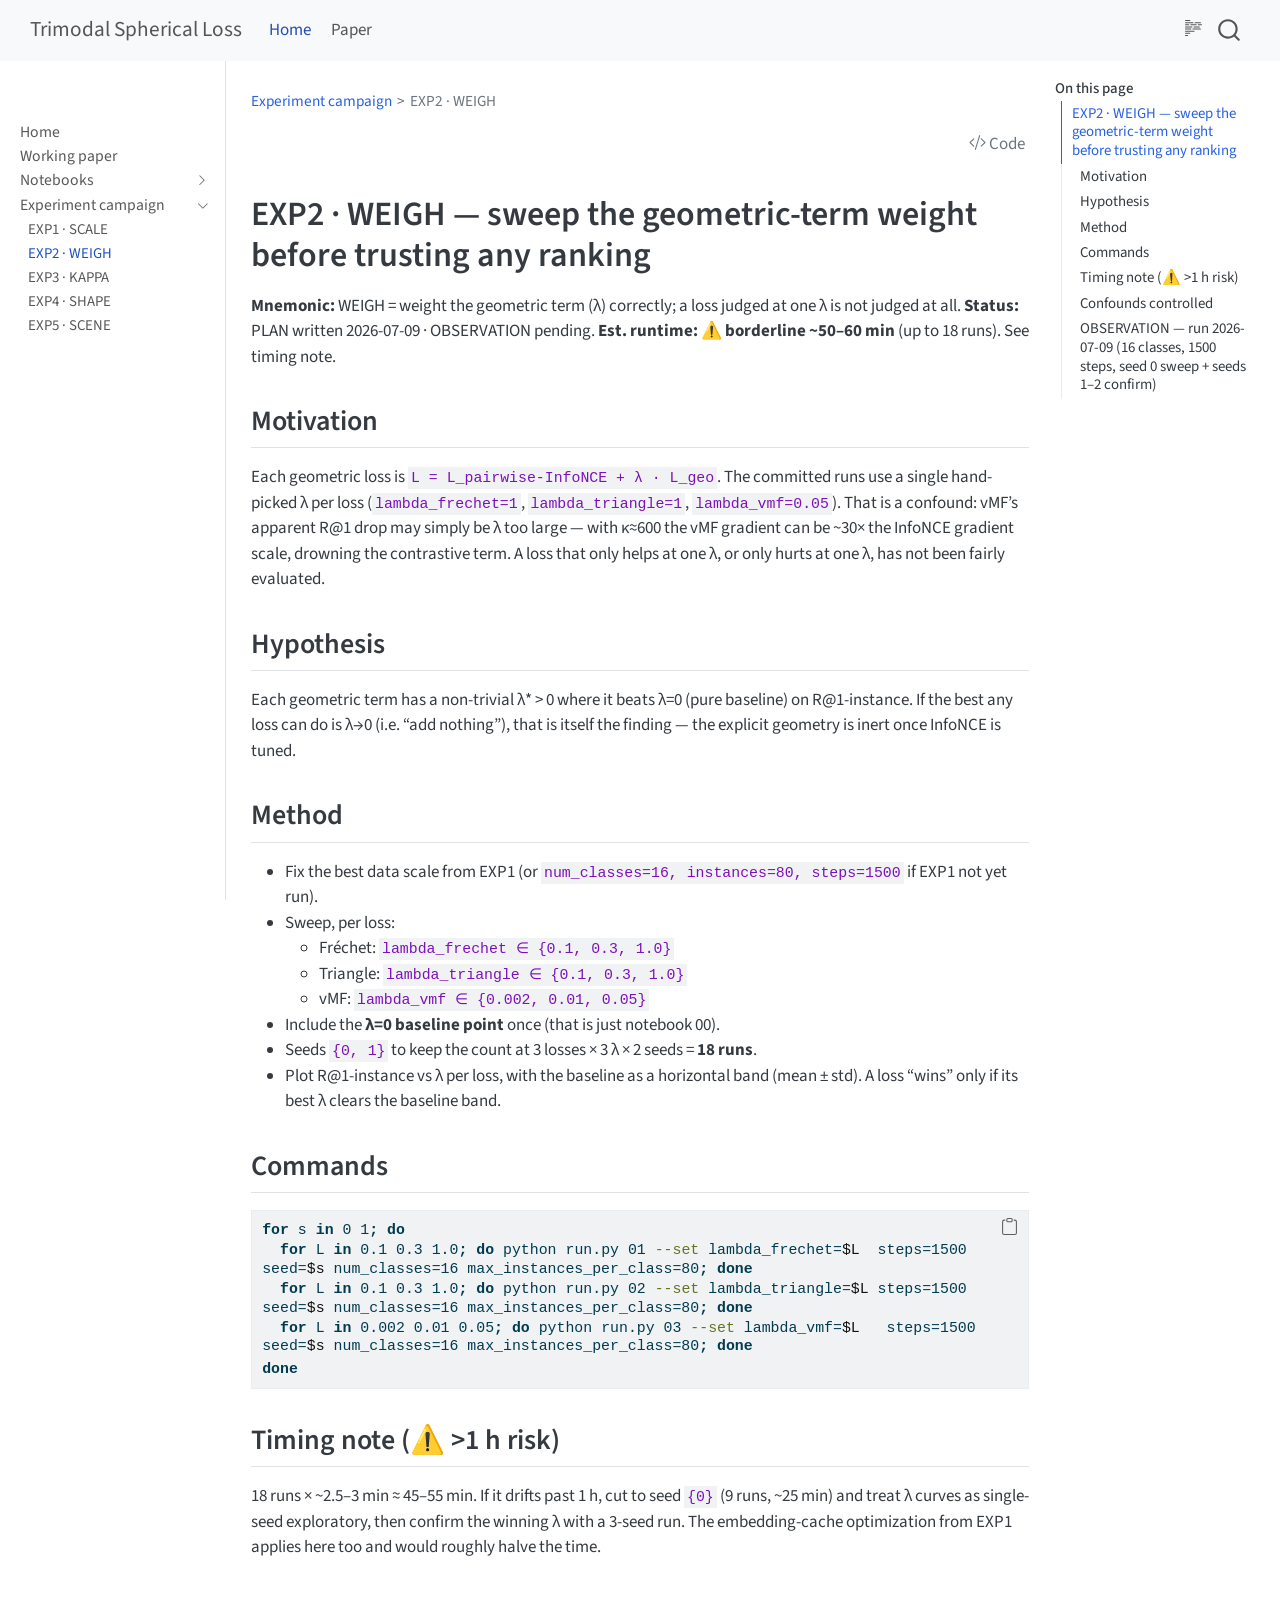
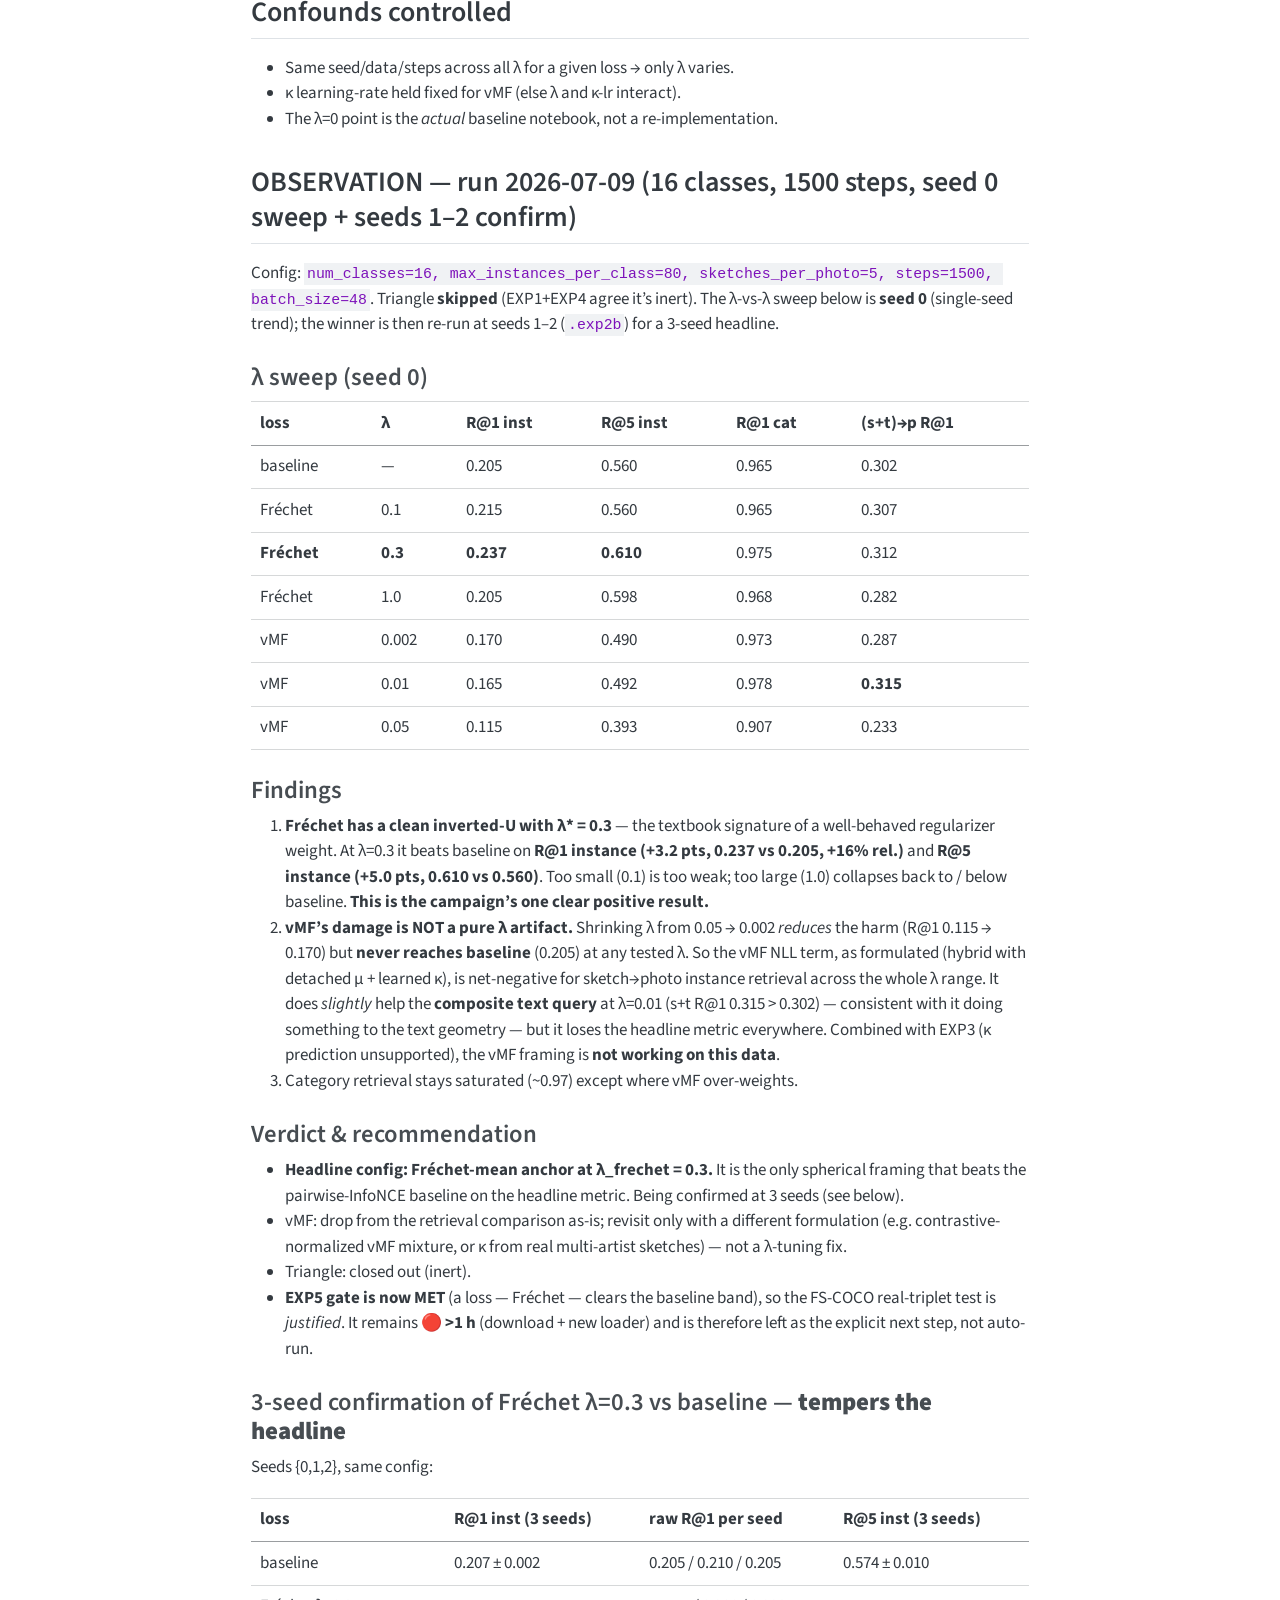
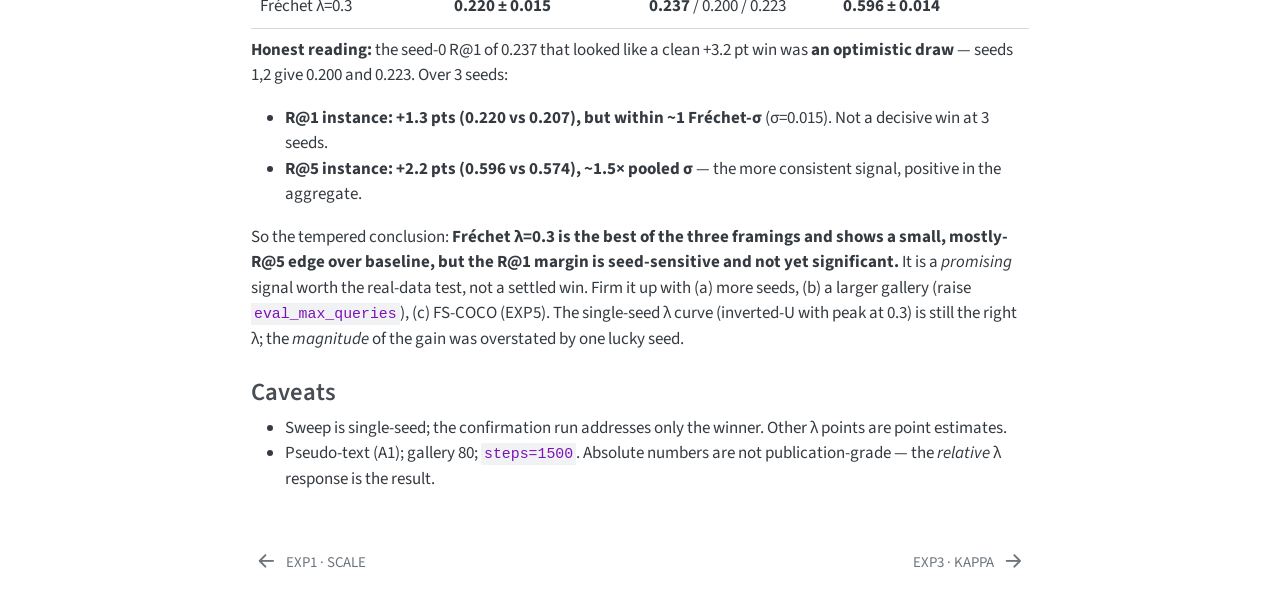
<file: docs/exp2_WEIGH_plan_and_observation.html>
<!DOCTYPE html>
<html xmlns="http://www.w3.org/1999/xhtml" lang="en" xml:lang="en"><head>

<meta charset="utf-8">
<meta name="generator" content="quarto-1.9.38">

<meta name="viewport" content="width=device-width, initial-scale=1.0, user-scalable=yes">


<title>exp2_weigh_plan_and_observation – Trimodal Spherical Loss</title>
<style>
/* Default styles provided by pandoc.
** See https://pandoc.org/MANUAL.html#variables-for-html for config info.
*/
code{white-space: pre-wrap;}
span.smallcaps{font-variant: small-caps;}
div.columns{display: flex; gap: min(4vw, 1.5em);}
div.column{flex: auto; overflow-x: auto;}
div.hanging-indent{margin-left: 1.5em; text-indent: -1.5em;}
ul.task-list{list-style: none;}
ul.task-list li input[type="checkbox"] {
  width: 0.8em;
  margin: 0 0.8em 0.2em -1em; /* quarto-specific, see https://github.com/quarto-dev/quarto-cli/issues/4556 */ 
  vertical-align: middle;
}
/* CSS for syntax highlighting */
html { -webkit-text-size-adjust: 100%; }
pre > code.sourceCode { white-space: pre; position: relative; }
pre > code.sourceCode > span { display: inline-block; line-height: 1.25; }
pre > code.sourceCode > span:empty { height: 1.2em; }
.sourceCode { overflow: visible; }
code.sourceCode > span { color: inherit; text-decoration: inherit; }
div.sourceCode { margin: 1em 0; }
pre.sourceCode { margin: 0; }
@media screen {
div.sourceCode { overflow: auto; }
}
@media print {
pre > code.sourceCode { white-space: pre-wrap; }
pre > code.sourceCode > span { text-indent: -5em; padding-left: 5em; }
}
pre.numberSource code
  { counter-reset: source-line 0; }
pre.numberSource code > span
  { position: relative; left: -4em; counter-increment: source-line; }
pre.numberSource code > span > a:first-child::before
  { content: counter(source-line);
    position: relative; left: -1em; text-align: right; vertical-align: baseline;
    border: none; display: inline-block;
    -webkit-touch-callout: none; -webkit-user-select: none;
    -khtml-user-select: none; -moz-user-select: none;
    -ms-user-select: none; user-select: none;
    padding: 0 4px; width: 4em;
  }
pre.numberSource { margin-left: 3em;  padding-left: 4px; }
div.sourceCode
  {   }
@media screen {
pre > code.sourceCode > span > a:first-child::before { text-decoration: underline; }
}
</style>


<script src="../site_libs/quarto-nav/quarto-nav.js"></script>
<script src="../site_libs/quarto-nav/headroom.min.js"></script>
<script src="../site_libs/clipboard/clipboard.min.js"></script>
<script src="../site_libs/quarto-search/autocomplete.umd.js"></script>
<script src="../site_libs/quarto-search/fuse.min.js"></script>
<script src="../site_libs/quarto-search/quarto-search.js"></script>
<meta name="quarto:offset" content="../">
<link href="../docs/exp3_KAPPA_plan_and_observation.html" rel="next">
<link href="../docs/exp1_SCALE_plan_and_observation.html" rel="prev">
<script src="../site_libs/quarto-html/quarto.js" type="module"></script>
<script src="../site_libs/quarto-html/tabsets/tabsets.js" type="module"></script>
<script src="../site_libs/quarto-html/popper.min.js"></script>
<script src="../site_libs/quarto-html/tippy.umd.min.js"></script>
<script src="../site_libs/quarto-html/anchor.min.js"></script>
<link href="../site_libs/quarto-html/tippy.css" rel="stylesheet">
<link href="../site_libs/quarto-html/quarto-syntax-highlighting-15634bcf2e68342d4ad2dfa704d543f6.css" rel="stylesheet" id="quarto-text-highlighting-styles">
<script src="../site_libs/bootstrap/bootstrap.min.js"></script>
<link href="../site_libs/bootstrap/bootstrap-icons.css" rel="stylesheet">
<link href="../site_libs/bootstrap/bootstrap-fd6c97ee6dae9fb3bde4de74a669a8cf.min.css" rel="stylesheet" append-hash="true" id="quarto-bootstrap" data-mode="light">
<script id="quarto-search-options" type="application/json">{
  "location": "navbar",
  "copy-button": false,
  "collapse-after": 3,
  "panel-placement": "end",
  "type": "overlay",
  "limit": 50,
  "keyboard-shortcut": [
    "f",
    "/",
    "s"
  ],
  "show-item-context": false,
  "language": {
    "search-no-results-text": "No results",
    "search-matching-documents-text": "matching documents",
    "search-copy-link-title": "Copy link to search",
    "search-hide-matches-text": "Hide additional matches",
    "search-more-match-text": "more match in this document",
    "search-more-matches-text": "more matches in this document",
    "search-clear-button-title": "Clear",
    "search-text-placeholder": "",
    "search-detached-cancel-button-title": "Cancel",
    "search-submit-button-title": "Submit",
    "search-label": "Search"
  }
}</script>


</head>

<body class="nav-sidebar docked nav-fixed quarto-light">

<div id="quarto-search-results"></div>
  <header id="quarto-header" class="headroom fixed-top">
    <nav class="navbar navbar-expand-lg " data-bs-theme="dark">
      <div class="navbar-container container-fluid">
      <div class="navbar-brand-container mx-auto">
    <a class="navbar-brand" href="../index.html">
    <span class="navbar-title">Trimodal Spherical Loss</span>
    </a>
  </div>
            <div id="quarto-search" class="" title="Search"></div>
          <button class="navbar-toggler" type="button" data-bs-toggle="collapse" data-bs-target="#navbarCollapse" aria-controls="navbarCollapse" role="menu" aria-expanded="false" aria-label="Toggle navigation" onclick="if (window.quartoToggleHeadroom) { window.quartoToggleHeadroom(); }">
  <span class="navbar-toggler-icon"></span>
</button>
          <div class="collapse navbar-collapse" id="navbarCollapse">
            <ul class="navbar-nav navbar-nav-scroll me-auto">
  <li class="nav-item">
    <a class="nav-link active" href="../index.html" aria-current="page"> 
<span class="menu-text">Home</span></a>
  </li>  
  <li class="nav-item">
    <a class="nav-link" href="../paper.html"> 
<span class="menu-text">Paper</span></a>
  </li>  
</ul>
          </div> <!-- /navcollapse -->
            <div class="quarto-navbar-tools">
  <a href="" class="quarto-reader-toggle quarto-navigation-tool px-1" onclick="window.quartoToggleReader(); return false;" title="Toggle reader mode">
  <div class="quarto-reader-toggle-btn">
  <i class="bi"></i>
  </div>
</a>
</div>
      </div> <!-- /container-fluid -->
    </nav>
  <nav class="quarto-secondary-nav">
    <div class="container-fluid d-flex">
      <button type="button" class="quarto-btn-toggle btn" data-bs-toggle="collapse" role="button" data-bs-target=".quarto-sidebar-collapse-item" aria-controls="quarto-sidebar" aria-expanded="false" aria-label="Toggle sidebar navigation" onclick="if (window.quartoToggleHeadroom) { window.quartoToggleHeadroom(); }">
        <i class="bi bi-layout-text-sidebar-reverse"></i>
      </button>
        <nav class="quarto-page-breadcrumbs" aria-label="breadcrumb"><ol class="breadcrumb"><li class="breadcrumb-item"><a href="../docs/exp1_SCALE_plan_and_observation.html">Experiment campaign</a></li><li class="breadcrumb-item"><a href="../docs/exp2_WEIGH_plan_and_observation.html">EXP2 · WEIGH</a></li></ol></nav>
        <a class="flex-grow-1" role="navigation" data-bs-toggle="collapse" data-bs-target=".quarto-sidebar-collapse-item" aria-controls="quarto-sidebar" aria-expanded="false" aria-label="Toggle sidebar navigation" onclick="if (window.quartoToggleHeadroom) { window.quartoToggleHeadroom(); }">      
        </a>
      <button type="button" class="btn quarto-search-button" aria-label="Search" onclick="window.quartoOpenSearch();">
        <i class="bi bi-search"></i>
      </button>
    </div>
  </nav>
</header>
<!-- content -->
<div id="quarto-content" class="quarto-container page-columns page-rows-contents page-layout-article page-navbar">
<!-- sidebar -->
  <nav id="quarto-sidebar" class="sidebar collapse collapse-horizontal quarto-sidebar-collapse-item sidebar-navigation docked overflow-auto">
        <div class="mt-2 flex-shrink-0 align-items-center">
        <div class="sidebar-search">
        <div id="quarto-search" class="" title="Search"></div>
        </div>
        </div>
    <div class="sidebar-menu-container"> 
    <ul class="list-unstyled mt-1">
        <li class="sidebar-item">
  <div class="sidebar-item-container"> 
  <a href="../index.html" class="sidebar-item-text sidebar-link">
 <span class="menu-text">Home</span></a>
  </div>
</li>
        <li class="sidebar-item">
  <div class="sidebar-item-container"> 
  <a href="../paper.html" class="sidebar-item-text sidebar-link">
 <span class="menu-text">Working paper</span></a>
  </div>
</li>
        <li class="sidebar-item sidebar-item-section">
      <div class="sidebar-item-container"> 
            <a class="sidebar-item-text sidebar-link text-start collapsed" data-bs-toggle="collapse" data-bs-target="#quarto-sidebar-section-1" role="navigation" aria-expanded="false">
 <span class="menu-text">Notebooks</span></a>
          <a class="sidebar-item-toggle text-start collapsed" data-bs-toggle="collapse" data-bs-target="#quarto-sidebar-section-1" role="navigation" aria-expanded="false" aria-label="Toggle section">
            <i class="bi bi-chevron-right ms-2"></i>
          </a> 
      </div>
      <ul id="quarto-sidebar-section-1" class="collapse list-unstyled sidebar-section depth1 ">  
          <li class="sidebar-item">
  <div class="sidebar-item-container"> 
  <a href="../00_data_and_adaptation.html" class="sidebar-item-text sidebar-link">
 <span class="menu-text">00 · Data &amp; adaptation (baseline)</span></a>
  </div>
</li>
          <li class="sidebar-item">
  <div class="sidebar-item-container"> 
  <a href="../01_frechet_mean_loss.html" class="sidebar-item-text sidebar-link">
 <span class="menu-text">01 · Fréchet-mean anchor loss</span></a>
  </div>
</li>
          <li class="sidebar-item">
  <div class="sidebar-item-container"> 
  <a href="../02_spherical_triangle_loss.html" class="sidebar-item-text sidebar-link">
 <span class="menu-text">02 · Spherical-triangle regularizer</span></a>
  </div>
</li>
          <li class="sidebar-item">
  <div class="sidebar-item-container"> 
  <a href="../03_vmf_loss.html" class="sidebar-item-text sidebar-link">
 <span class="menu-text">03 · von Mises–Fisher loss (κ per modality)</span></a>
  </div>
</li>
      </ul>
  </li>
        <li class="sidebar-item sidebar-item-section">
      <div class="sidebar-item-container"> 
            <a class="sidebar-item-text sidebar-link text-start" data-bs-toggle="collapse" data-bs-target="#quarto-sidebar-section-2" role="navigation" aria-expanded="true">
 <span class="menu-text">Experiment campaign</span></a>
          <a class="sidebar-item-toggle text-start" data-bs-toggle="collapse" data-bs-target="#quarto-sidebar-section-2" role="navigation" aria-expanded="true" aria-label="Toggle section">
            <i class="bi bi-chevron-right ms-2"></i>
          </a> 
      </div>
      <ul id="quarto-sidebar-section-2" class="collapse list-unstyled sidebar-section depth1 show">  
          <li class="sidebar-item">
  <div class="sidebar-item-container"> 
  <a href="../docs/exp1_SCALE_plan_and_observation.html" class="sidebar-item-text sidebar-link">
 <span class="menu-text">EXP1 · SCALE</span></a>
  </div>
</li>
          <li class="sidebar-item">
  <div class="sidebar-item-container"> 
  <a href="../docs/exp2_WEIGH_plan_and_observation.html" class="sidebar-item-text sidebar-link active">
 <span class="menu-text">EXP2 · WEIGH</span></a>
  </div>
</li>
          <li class="sidebar-item">
  <div class="sidebar-item-container"> 
  <a href="../docs/exp3_KAPPA_plan_and_observation.html" class="sidebar-item-text sidebar-link">
 <span class="menu-text">EXP3 · KAPPA</span></a>
  </div>
</li>
          <li class="sidebar-item">
  <div class="sidebar-item-container"> 
  <a href="../docs/exp4_SHAPE_plan_and_observation.html" class="sidebar-item-text sidebar-link">
 <span class="menu-text">EXP4 · SHAPE</span></a>
  </div>
</li>
          <li class="sidebar-item">
  <div class="sidebar-item-container"> 
  <a href="../docs/exp5_SCENE_plan_and_observation.html" class="sidebar-item-text sidebar-link">
 <span class="menu-text">EXP5 · SCENE</span></a>
  </div>
</li>
      </ul>
  </li>
    </ul>
    </div>
</nav>
<div id="quarto-sidebar-glass" class="quarto-sidebar-collapse-item" data-bs-toggle="collapse" data-bs-target=".quarto-sidebar-collapse-item"></div>
<!-- margin-sidebar -->
    <div id="quarto-margin-sidebar" class="sidebar margin-sidebar">
        <nav id="TOC" role="doc-toc" class="toc-active">
    <h2 id="toc-title">On this page</h2>
   
  <ul class="collapse">
  <li><a href="#exp2-weigh-sweep-the-geometric-term-weight-before-trusting-any-ranking" id="toc-exp2-weigh-sweep-the-geometric-term-weight-before-trusting-any-ranking" class="nav-link active" data-scroll-target="#exp2-weigh-sweep-the-geometric-term-weight-before-trusting-any-ranking">EXP2 · WEIGH — sweep the geometric-term weight before trusting any ranking</a>
  <ul class="collapse">
  <li><a href="#motivation" id="toc-motivation" class="nav-link" data-scroll-target="#motivation">Motivation</a></li>
  <li><a href="#hypothesis" id="toc-hypothesis" class="nav-link" data-scroll-target="#hypothesis">Hypothesis</a></li>
  <li><a href="#method" id="toc-method" class="nav-link" data-scroll-target="#method">Method</a></li>
  <li><a href="#commands" id="toc-commands" class="nav-link" data-scroll-target="#commands">Commands</a></li>
  <li><a href="#timing-note-1-h-risk" id="toc-timing-note-1-h-risk" class="nav-link" data-scroll-target="#timing-note-1-h-risk">Timing note (⚠️ &gt;1 h risk)</a></li>
  <li><a href="#confounds-controlled" id="toc-confounds-controlled" class="nav-link" data-scroll-target="#confounds-controlled">Confounds controlled</a></li>
  <li><a href="#observation-run-2026-07-09-16-classes-1500-steps-seed-0-sweep-seeds-12-confirm" id="toc-observation-run-2026-07-09-16-classes-1500-steps-seed-0-sweep-seeds-12-confirm" class="nav-link" data-scroll-target="#observation-run-2026-07-09-16-classes-1500-steps-seed-0-sweep-seeds-12-confirm">OBSERVATION — run 2026-07-09 (16 classes, 1500 steps, seed 0 sweep + seeds 1–2 confirm)</a></li>
  </ul></li>
  </ul>
</nav>
    </div>
<!-- main -->
<main class="content" id="quarto-document-content"><header id="title-block-header" class="quarto-title-block"><nav class="quarto-page-breadcrumbs quarto-title-breadcrumbs d-none d-lg-block" aria-label="breadcrumb"><ol class="breadcrumb"><li class="breadcrumb-item"><a href="../docs/exp1_SCALE_plan_and_observation.html">Experiment campaign</a></li><li class="breadcrumb-item"><a href="../docs/exp2_WEIGH_plan_and_observation.html">EXP2 · WEIGH</a></li></ol></nav><h1 class="title display-7"></h1></header><div class="quarto-title-block"><div class="quarto-title-tools-only"><button type="button" class="btn code-tools-button" id="quarto-code-tools-source"><i class="bi"></i> Code</button></div></div>




<section id="exp2-weigh-sweep-the-geometric-term-weight-before-trusting-any-ranking" class="level1">
<h1>EXP2 · WEIGH — sweep the geometric-term weight before trusting any ranking</h1>
<p><strong>Mnemonic:</strong> WEIGH = weight the geometric term (λ) correctly; a loss judged at one λ is not judged at all. <strong>Status:</strong> PLAN written 2026-07-09 · OBSERVATION pending. <strong>Est. runtime:</strong> ⚠️ <strong>borderline ~50–60 min</strong> (up to 18 runs). See timing note.</p>
<section id="motivation" class="level2">
<h2 class="anchored" data-anchor-id="motivation">Motivation</h2>
<p>Each geometric loss is <code>L = L_pairwise-InfoNCE + λ · L_geo</code>. The committed runs use a single hand-picked λ per loss (<code>lambda_frechet=1</code>, <code>lambda_triangle=1</code>, <code>lambda_vmf=0.05</code>). That is a confound: vMF’s apparent R@1 drop may simply be λ too large — with κ≈600 the vMF gradient can be ~30× the InfoNCE gradient scale, drowning the contrastive term. A loss that only helps at one λ, or only hurts at one λ, has not been fairly evaluated.</p>
</section>
<section id="hypothesis" class="level2">
<h2 class="anchored" data-anchor-id="hypothesis">Hypothesis</h2>
<p>Each geometric term has a non-trivial λ* &gt; 0 where it beats λ=0 (pure baseline) on R@1-instance. If the best any loss can do is λ→0 (i.e.&nbsp;“add nothing”), that is itself the finding — the explicit geometry is inert once InfoNCE is tuned.</p>
</section>
<section id="method" class="level2">
<h2 class="anchored" data-anchor-id="method">Method</h2>
<ul>
<li>Fix the best data scale from EXP1 (or <code>num_classes=16, instances=80, steps=1500</code> if EXP1 not yet run).</li>
<li>Sweep, per loss:
<ul>
<li>Fréchet: <code>lambda_frechet ∈ {0.1, 0.3, 1.0}</code></li>
<li>Triangle: <code>lambda_triangle ∈ {0.1, 0.3, 1.0}</code></li>
<li>vMF: <code>lambda_vmf ∈ {0.002, 0.01, 0.05}</code></li>
</ul></li>
<li>Include the <strong>λ=0 baseline point</strong> once (that is just notebook 00).</li>
<li>Seeds <code>{0, 1}</code> to keep the count at 3 losses × 3 λ × 2 seeds = <strong>18 runs</strong>.</li>
<li>Plot R@1-instance vs λ per loss, with the baseline as a horizontal band (mean ± std). A loss “wins” only if its best λ clears the baseline band.</li>
</ul>
</section>
<section id="commands" class="level2">
<h2 class="anchored" data-anchor-id="commands">Commands</h2>
<div class="code-copy-outer-scaffold"><div class="sourceCode" id="cb1"><pre class="sourceCode bash code-with-copy"><code class="sourceCode bash"><span id="cb1-1"><a href="#cb1-1" aria-hidden="true" tabindex="-1"></a><span class="cf">for</span> s <span class="kw">in</span> 0 1<span class="kw">;</span> <span class="cf">do</span></span>
<span id="cb1-2"><a href="#cb1-2" aria-hidden="true" tabindex="-1"></a>  <span class="cf">for</span> L <span class="kw">in</span> 0.1 0.3 1.0<span class="kw">;</span> <span class="cf">do</span> <span class="ex">python</span> run.py 01 <span class="at">--set</span> lambda_frechet=<span class="va">$L</span>  steps=1500 seed=<span class="va">$s</span> num_classes=16 max_instances_per_class=80<span class="kw">;</span> <span class="cf">done</span></span>
<span id="cb1-3"><a href="#cb1-3" aria-hidden="true" tabindex="-1"></a>  <span class="cf">for</span> L <span class="kw">in</span> 0.1 0.3 1.0<span class="kw">;</span> <span class="cf">do</span> <span class="ex">python</span> run.py 02 <span class="at">--set</span> lambda_triangle=<span class="va">$L</span> steps=1500 seed=<span class="va">$s</span> num_classes=16 max_instances_per_class=80<span class="kw">;</span> <span class="cf">done</span></span>
<span id="cb1-4"><a href="#cb1-4" aria-hidden="true" tabindex="-1"></a>  <span class="cf">for</span> L <span class="kw">in</span> 0.002 0.01 0.05<span class="kw">;</span> <span class="cf">do</span> <span class="ex">python</span> run.py 03 <span class="at">--set</span> lambda_vmf=<span class="va">$L</span>   steps=1500 seed=<span class="va">$s</span> num_classes=16 max_instances_per_class=80<span class="kw">;</span> <span class="cf">done</span></span>
<span id="cb1-5"><a href="#cb1-5" aria-hidden="true" tabindex="-1"></a><span class="cf">done</span></span></code></pre></div><button title="Copy to Clipboard" class="code-copy-button"><i class="bi"></i></button></div>
</section>
<section id="timing-note-1-h-risk" class="level2">
<h2 class="anchored" data-anchor-id="timing-note-1-h-risk">Timing note (⚠️ &gt;1 h risk)</h2>
<p>18 runs × ~2.5–3 min ≈ 45–55 min. If it drifts past 1 h, cut to seed <code>{0}</code> (9 runs, ~25 min) and treat λ curves as single-seed exploratory, then confirm the winning λ with a 3-seed run. The embedding-cache optimization from EXP1 applies here too and would roughly halve the time.</p>
</section>
<section id="confounds-controlled" class="level2">
<h2 class="anchored" data-anchor-id="confounds-controlled">Confounds controlled</h2>
<ul>
<li>Same seed/data/steps across all λ for a given loss → only λ varies.</li>
<li>κ learning-rate held fixed for vMF (else λ and κ-lr interact).</li>
<li>The λ=0 point is the <em>actual</em> baseline notebook, not a re-implementation.</li>
</ul>
</section>
<section id="observation-run-2026-07-09-16-classes-1500-steps-seed-0-sweep-seeds-12-confirm" class="level2">
<h2 class="anchored" data-anchor-id="observation-run-2026-07-09-16-classes-1500-steps-seed-0-sweep-seeds-12-confirm">OBSERVATION — run 2026-07-09 (16 classes, 1500 steps, seed 0 sweep + seeds 1–2 confirm)</h2>
<p>Config: <code>num_classes=16, max_instances_per_class=80, sketches_per_photo=5, steps=1500, batch_size=48</code>. Triangle <strong>skipped</strong> (EXP1+EXP4 agree it’s inert). The λ-vs-λ sweep below is <strong>seed 0</strong> (single-seed trend); the winner is then re-run at seeds 1–2 (<code>.exp2b</code>) for a 3-seed headline.</p>
<section id="λ-sweep-seed-0" class="level3">
<h3 class="anchored" data-anchor-id="λ-sweep-seed-0">λ sweep (seed 0)</h3>
<table class="caption-top table">
<thead>
<tr class="header">
<th>loss</th>
<th>λ</th>
<th>R@1 inst</th>
<th>R@5 inst</th>
<th>R@1 cat</th>
<th>(s+t)→p R@1</th>
</tr>
</thead>
<tbody>
<tr class="odd">
<td>baseline</td>
<td>—</td>
<td>0.205</td>
<td>0.560</td>
<td>0.965</td>
<td>0.302</td>
</tr>
<tr class="even">
<td>Fréchet</td>
<td>0.1</td>
<td>0.215</td>
<td>0.560</td>
<td>0.965</td>
<td>0.307</td>
</tr>
<tr class="odd">
<td><strong>Fréchet</strong></td>
<td><strong>0.3</strong></td>
<td><strong>0.237</strong></td>
<td><strong>0.610</strong></td>
<td>0.975</td>
<td>0.312</td>
</tr>
<tr class="even">
<td>Fréchet</td>
<td>1.0</td>
<td>0.205</td>
<td>0.598</td>
<td>0.968</td>
<td>0.282</td>
</tr>
<tr class="odd">
<td>vMF</td>
<td>0.002</td>
<td>0.170</td>
<td>0.490</td>
<td>0.973</td>
<td>0.287</td>
</tr>
<tr class="even">
<td>vMF</td>
<td>0.01</td>
<td>0.165</td>
<td>0.492</td>
<td>0.978</td>
<td><strong>0.315</strong></td>
</tr>
<tr class="odd">
<td>vMF</td>
<td>0.05</td>
<td>0.115</td>
<td>0.393</td>
<td>0.907</td>
<td>0.233</td>
</tr>
</tbody>
</table>
</section>
<section id="findings" class="level3">
<h3 class="anchored" data-anchor-id="findings">Findings</h3>
<ol type="1">
<li><strong>Fréchet has a clean inverted-U with λ* = 0.3</strong> — the textbook signature of a well-behaved regularizer weight. At λ=0.3 it beats baseline on <strong>R@1 instance (+3.2 pts, 0.237 vs 0.205, +16% rel.)</strong> and <strong>R@5 instance (+5.0 pts, 0.610 vs 0.560)</strong>. Too small (0.1) is too weak; too large (1.0) collapses back to / below baseline. <strong>This is the campaign’s one clear positive result.</strong></li>
<li><strong>vMF’s damage is NOT a pure λ artifact.</strong> Shrinking λ from 0.05 → 0.002 <em>reduces</em> the harm (R@1 0.115 → 0.170) but <strong>never reaches baseline</strong> (0.205) at any tested λ. So the vMF NLL term, as formulated (hybrid with detached μ + learned κ), is net-negative for sketch→photo instance retrieval across the whole λ range. It does <em>slightly</em> help the <strong>composite text query</strong> at λ=0.01 (s+t R@1 0.315 &gt; 0.302) — consistent with it doing something to the text geometry — but it loses the headline metric everywhere. Combined with EXP3 (κ prediction unsupported), the vMF framing is <strong>not working on this data</strong>.</li>
<li>Category retrieval stays saturated (~0.97) except where vMF over-weights.</li>
</ol>
</section>
<section id="verdict-recommendation" class="level3">
<h3 class="anchored" data-anchor-id="verdict-recommendation">Verdict &amp; recommendation</h3>
<ul>
<li><strong>Headline config: Fréchet-mean anchor at λ_frechet = 0.3.</strong> It is the only spherical framing that beats the pairwise-InfoNCE baseline on the headline metric. Being confirmed at 3 seeds (see below).</li>
<li>vMF: drop from the retrieval comparison as-is; revisit only with a different formulation (e.g.&nbsp;contrastive-normalized vMF mixture, or κ from real multi-artist sketches) — not a λ-tuning fix.</li>
<li>Triangle: closed out (inert).</li>
<li><strong>EXP5 gate is now MET</strong> (a loss — Fréchet — clears the baseline band), so the FS-COCO real-triplet test is <em>justified</em>. It remains 🔴 <strong>&gt;1 h</strong> (download + new loader) and is therefore left as the explicit next step, not auto-run.</li>
</ul>
</section>
<section id="seed-confirmation-of-fréchet-λ0.3-vs-baseline-tempers-the-headline" class="level3">
<h3 class="anchored" data-anchor-id="seed-confirmation-of-fréchet-λ0.3-vs-baseline-tempers-the-headline">3-seed confirmation of Fréchet λ=0.3 vs baseline — <strong>tempers the headline</strong></h3>
<p>Seeds {0,1,2}, same config:</p>
<table class="caption-top table">
<colgroup>
<col style="width: 25%">
<col style="width: 25%">
<col style="width: 25%">
<col style="width: 25%">
</colgroup>
<thead>
<tr class="header">
<th>loss</th>
<th>R@1 inst (3 seeds)</th>
<th>raw R@1 per seed</th>
<th>R@5 inst (3 seeds)</th>
</tr>
</thead>
<tbody>
<tr class="odd">
<td>baseline</td>
<td>0.207 ± 0.002</td>
<td>0.205 / 0.210 / 0.205</td>
<td>0.574 ± 0.010</td>
</tr>
<tr class="even">
<td>Fréchet λ=0.3</td>
<td><strong>0.220 ± 0.015</strong></td>
<td><strong>0.237</strong> / 0.200 / 0.223</td>
<td><strong>0.596 ± 0.014</strong></td>
</tr>
</tbody>
</table>
<p><strong>Honest reading:</strong> the seed-0 R@1 of 0.237 that looked like a clean +3.2 pt win was <strong>an optimistic draw</strong> — seeds 1,2 give 0.200 and 0.223. Over 3 seeds:</p>
<ul>
<li><strong>R@1 instance: +1.3 pts (0.220 vs 0.207), but within ~1 Fréchet-σ</strong> (σ=0.015). Not a decisive win at 3 seeds.</li>
<li><strong>R@5 instance: +2.2 pts (0.596 vs 0.574), ~1.5× pooled σ</strong> — the more consistent signal, positive in the aggregate.</li>
</ul>
<p>So the tempered conclusion: <strong>Fréchet λ=0.3 is the best of the three framings and shows a small, mostly-R@5 edge over baseline, but the R@1 margin is seed-sensitive and not yet significant.</strong> It is a <em>promising</em> signal worth the real-data test, not a settled win. Firm it up with (a) more seeds, (b) a larger gallery (raise <code>eval_max_queries</code>), (c) FS-COCO (EXP5). The single-seed λ curve (inverted-U with peak at 0.3) is still the right λ; the <em>magnitude</em> of the gain was overstated by one lucky seed.</p>
</section>
<section id="caveats" class="level3">
<h3 class="anchored" data-anchor-id="caveats">Caveats</h3>
<ul>
<li>Sweep is single-seed; the confirmation run addresses only the winner. Other λ points are point estimates.</li>
<li>Pseudo-text (A1); gallery 80; <code>steps=1500</code>. Absolute numbers are not publication-grade — the <em>relative</em> λ response is the result.</li>
</ul>


<!-- -->

</section>
</section>
</section>

</main> <!-- /main -->
<script id="quarto-html-after-body" type="application/javascript">
  window.document.addEventListener("DOMContentLoaded", function (event) {
    const icon = "";
    const anchorJS = new window.AnchorJS();
    anchorJS.options = {
      placement: 'right',
      icon: icon
    };
    anchorJS.add('.anchored');
    const isCodeAnnotation = (el) => {
      for (const clz of el.classList) {
        if (clz.startsWith('code-annotation-')) {                     
          return true;
        }
      }
      return false;
    }
    const onCopySuccess = function(e) {
      // button target
      const button = e.trigger;
      // don't keep focus
      button.blur();
      // flash "checked"
      button.classList.add('code-copy-button-checked');
      var currentTitle = button.getAttribute("title");
      button.setAttribute("title", "Copied!");
      let tooltip;
      if (window.bootstrap) {
        button.setAttribute("data-bs-toggle", "tooltip");
        button.setAttribute("data-bs-placement", "left");
        button.setAttribute("data-bs-title", "Copied!");
        tooltip = new bootstrap.Tooltip(button, 
          { trigger: "manual", 
            customClass: "code-copy-button-tooltip",
            offset: [0, -8]});
        tooltip.show();    
      }
      setTimeout(function() {
        if (tooltip) {
          tooltip.hide();
          button.removeAttribute("data-bs-title");
          button.removeAttribute("data-bs-toggle");
          button.removeAttribute("data-bs-placement");
        }
        button.setAttribute("title", currentTitle);
        button.classList.remove('code-copy-button-checked');
      }, 1000);
      // clear code selection
      e.clearSelection();
    }
    const getTextToCopy = function(trigger) {
      const outerScaffold = trigger.parentElement.cloneNode(true);
      const codeEl = outerScaffold.querySelector('code');
      for (const childEl of codeEl.children) {
        if (isCodeAnnotation(childEl)) {
          childEl.remove();
        }
      }
      return codeEl.innerText;
    }
    const clipboard = new window.ClipboardJS('.code-copy-button:not([data-in-quarto-modal])', {
      text: getTextToCopy
    });
    clipboard.on('success', onCopySuccess);
    if (window.document.getElementById('quarto-embedded-source-code-modal')) {
      const clipboardModal = new window.ClipboardJS('.code-copy-button[data-in-quarto-modal]', {
        text: getTextToCopy,
        container: window.document.getElementById('quarto-embedded-source-code-modal')
      });
      clipboardModal.on('success', onCopySuccess);
    }
    const viewSource = window.document.getElementById('quarto-view-source') ||
                       window.document.getElementById('quarto-code-tools-source');
    if (viewSource) {
      const sourceUrl = viewSource.getAttribute("data-quarto-source-url");
      viewSource.addEventListener("click", function(e) {
        if (sourceUrl) {
          // rstudio viewer pane
          if (/\bcapabilities=\b/.test(window.location)) {
            window.open(sourceUrl);
          } else {
            window.location.href = sourceUrl;
          }
        } else {
          const modal = new bootstrap.Modal(document.getElementById('quarto-embedded-source-code-modal'));
          modal.show();
        }
        return false;
      });
    }
    function toggleCodeHandler(show) {
      return function(e) {
        const detailsSrc = window.document.querySelectorAll(".cell > details > .sourceCode");
        for (let i=0; i<detailsSrc.length; i++) {
          const details = detailsSrc[i].parentElement;
          if (show) {
            details.open = true;
          } else {
            details.removeAttribute("open");
          }
        }
        const cellCodeDivs = window.document.querySelectorAll(".cell > .sourceCode");
        const fromCls = show ? "hidden" : "unhidden";
        const toCls = show ? "unhidden" : "hidden";
        for (let i=0; i<cellCodeDivs.length; i++) {
          const codeDiv = cellCodeDivs[i];
          if (codeDiv.classList.contains(fromCls)) {
            codeDiv.classList.remove(fromCls);
            codeDiv.classList.add(toCls);
          } 
        }
        return false;
      }
    }
    const hideAllCode = window.document.getElementById("quarto-hide-all-code");
    if (hideAllCode) {
      hideAllCode.addEventListener("click", toggleCodeHandler(false));
    }
    const showAllCode = window.document.getElementById("quarto-show-all-code");
    if (showAllCode) {
      showAllCode.addEventListener("click", toggleCodeHandler(true));
    }
      var localhostRegex = new RegExp(/^(?:http|https):\/\/localhost\:?[0-9]*\//);
      var mailtoRegex = new RegExp(/^mailto:/);
        var filterRegex = new RegExp('/' + window.location.host + '/');
      var isInternal = (href) => {
          return filterRegex.test(href) || localhostRegex.test(href) || mailtoRegex.test(href);
      }
      // Inspect non-navigation links and adorn them if external
     var links = window.document.querySelectorAll('a[href]:not(.nav-link):not(.navbar-brand):not(.toc-action):not(.sidebar-link):not(.sidebar-item-toggle):not(.pagination-link):not(.no-external):not([aria-hidden]):not(.dropdown-item):not(.quarto-navigation-tool):not(.about-link)');
      for (var i=0; i<links.length; i++) {
        const link = links[i];
        if (!isInternal(link.href)) {
          // undo the damage that might have been done by quarto-nav.js in the case of
          // links that we want to consider external
          if (link.dataset.originalHref !== undefined) {
            link.href = link.dataset.originalHref;
          }
        }
      }
    function tippyHover(el, contentFn, onTriggerFn, onUntriggerFn) {
      const config = {
        allowHTML: true,
        maxWidth: 500,
        delay: 100,
        arrow: false,
        appendTo: function(el) {
            return el.parentElement;
        },
        interactive: true,
        interactiveBorder: 10,
        theme: 'quarto',
        placement: 'bottom-start',
      };
      if (contentFn) {
        config.content = contentFn;
      }
      if (onTriggerFn) {
        config.onTrigger = onTriggerFn;
      }
      if (onUntriggerFn) {
        config.onUntrigger = onUntriggerFn;
      }
      window.tippy(el, config); 
    }
    const noterefs = window.document.querySelectorAll('a[role="doc-noteref"]');
    for (var i=0; i<noterefs.length; i++) {
      const ref = noterefs[i];
      tippyHover(ref, function() {
        // use id or data attribute instead here
        let href = ref.getAttribute('data-footnote-href') || ref.getAttribute('href');
        try { href = new URL(href).hash; } catch {}
        const id = href.replace(/^#\/?/, "");
        const note = window.document.getElementById(id);
        if (note) {
          return note.innerHTML;
        } else {
          return "";
        }
      });
    }
    const xrefs = window.document.querySelectorAll('a.quarto-xref');
    const processXRef = (id, note) => {
      // Strip column container classes
      const stripColumnClz = (el) => {
        el.classList.remove("page-full", "page-columns");
        if (el.children) {
          for (const child of el.children) {
            stripColumnClz(child);
          }
        }
      }
      stripColumnClz(note)
      if (id === null || id.startsWith('sec-')) {
        // Special case sections, only their first couple elements
        const container = document.createElement("div");
        if (note.children && note.children.length > 2) {
          container.appendChild(note.children[0].cloneNode(true));
          for (let i = 1; i < note.children.length; i++) {
            const child = note.children[i];
            if (child.tagName === "P" && child.innerText === "") {
              continue;
            } else {
              container.appendChild(child.cloneNode(true));
              break;
            }
          }
          if (window.Quarto?.typesetMath) {
            window.Quarto.typesetMath(container);
          }
          return container.innerHTML
        } else {
          if (window.Quarto?.typesetMath) {
            window.Quarto.typesetMath(note);
          }
          return note.innerHTML;
        }
      } else {
        // Remove any anchor links if they are present
        const anchorLink = note.querySelector('a.anchorjs-link');
        if (anchorLink) {
          anchorLink.remove();
        }
        if (window.Quarto?.typesetMath) {
          window.Quarto.typesetMath(note);
        }
        if (note.classList.contains("callout")) {
          return note.outerHTML;
        } else {
          return note.innerHTML;
        }
      }
    }
    for (var i=0; i<xrefs.length; i++) {
      const xref = xrefs[i];
      tippyHover(xref, undefined, function(instance) {
        instance.disable();
        let url = xref.getAttribute('href');
        let hash = undefined; 
        if (url.startsWith('#')) {
          hash = url;
        } else {
          try { hash = new URL(url).hash; } catch {}
        }
        if (hash) {
          const id = hash.replace(/^#\/?/, "");
          const note = window.document.getElementById(id);
          if (note !== null) {
            try {
              const html = processXRef(id, note.cloneNode(true));
              instance.setContent(html);
            } finally {
              instance.enable();
              instance.show();
            }
          } else {
            // See if we can fetch this
            fetch(url.split('#')[0])
            .then(res => res.text())
            .then(html => {
              const parser = new DOMParser();
              const htmlDoc = parser.parseFromString(html, "text/html");
              const note = htmlDoc.getElementById(id);
              if (note !== null) {
                const html = processXRef(id, note);
                instance.setContent(html);
              } 
            }).finally(() => {
              instance.enable();
              instance.show();
            });
          }
        } else {
          // See if we can fetch a full url (with no hash to target)
          // This is a special case and we should probably do some content thinning / targeting
          fetch(url)
          .then(res => res.text())
          .then(html => {
            const parser = new DOMParser();
            const htmlDoc = parser.parseFromString(html, "text/html");
            const note = htmlDoc.querySelector('main.content');
            if (note !== null) {
              // This should only happen for chapter cross references
              // (since there is no id in the URL)
              // remove the first header
              if (note.children.length > 0 && note.children[0].tagName === "HEADER") {
                note.children[0].remove();
              }
              const html = processXRef(null, note);
              instance.setContent(html);
            } 
          }).finally(() => {
            instance.enable();
            instance.show();
          });
        }
      }, function(instance) {
      });
    }
        let selectedAnnoteEl;
        const selectorForAnnotation = ( cell, annotation) => {
          let cellAttr = 'data-code-cell="' + cell + '"';
          let lineAttr = 'data-code-annotation="' +  annotation + '"';
          const selector = 'span[' + cellAttr + '][' + lineAttr + ']';
          return selector;
        }
        const selectCodeLines = (annoteEl) => {
          const doc = window.document;
          const targetCell = annoteEl.getAttribute("data-target-cell");
          const targetAnnotation = annoteEl.getAttribute("data-target-annotation");
          const annoteSpan = window.document.querySelector(selectorForAnnotation(targetCell, targetAnnotation));
          const lines = annoteSpan.getAttribute("data-code-lines").split(",");
          const lineIds = lines.map((line) => {
            return targetCell + "-" + line;
          })
          let top = null;
          let height = null;
          let parent = null;
          if (lineIds.length > 0) {
              //compute the position of the single el (top and bottom and make a div)
              const el = window.document.getElementById(lineIds[0]);
              top = el.offsetTop;
              height = el.offsetHeight;
              parent = el.parentElement.parentElement;
            if (lineIds.length > 1) {
              const lastEl = window.document.getElementById(lineIds[lineIds.length - 1]);
              const bottom = lastEl.offsetTop + lastEl.offsetHeight;
              height = bottom - top;
            }
            if (top !== null && height !== null && parent !== null) {
              // cook up a div (if necessary) and position it 
              let div = window.document.getElementById("code-annotation-line-highlight");
              if (div === null) {
                div = window.document.createElement("div");
                div.setAttribute("id", "code-annotation-line-highlight");
                div.style.position = 'absolute';
                parent.appendChild(div);
              }
              div.style.top = top - 2 + "px";
              div.style.height = height + 4 + "px";
              div.style.left = 0;
              let gutterDiv = window.document.getElementById("code-annotation-line-highlight-gutter");
              if (gutterDiv === null) {
                gutterDiv = window.document.createElement("div");
                gutterDiv.setAttribute("id", "code-annotation-line-highlight-gutter");
                gutterDiv.style.position = 'absolute';
                const codeCell = window.document.getElementById(targetCell);
                const gutter = codeCell.querySelector('.code-annotation-gutter');
                gutter.appendChild(gutterDiv);
              }
              gutterDiv.style.top = top - 2 + "px";
              gutterDiv.style.height = height + 4 + "px";
            }
            selectedAnnoteEl = annoteEl;
          }
        };
        const unselectCodeLines = () => {
          const elementsIds = ["code-annotation-line-highlight", "code-annotation-line-highlight-gutter"];
          elementsIds.forEach((elId) => {
            const div = window.document.getElementById(elId);
            if (div) {
              div.remove();
            }
          });
          selectedAnnoteEl = undefined;
        };
          // Handle positioning of the toggle
      window.addEventListener(
        "resize",
        throttle(() => {
          elRect = undefined;
          if (selectedAnnoteEl) {
            selectCodeLines(selectedAnnoteEl);
          }
        }, 10)
      );
      function throttle(fn, ms) {
      let throttle = false;
      let timer;
        return (...args) => {
          if(!throttle) { // first call gets through
              fn.apply(this, args);
              throttle = true;
          } else { // all the others get throttled
              if(timer) clearTimeout(timer); // cancel #2
              timer = setTimeout(() => {
                fn.apply(this, args);
                timer = throttle = false;
              }, ms);
          }
        };
      }
        // Attach click handler to the DT
        const annoteDls = window.document.querySelectorAll('dt[data-target-cell]');
        for (const annoteDlNode of annoteDls) {
          annoteDlNode.addEventListener('click', (event) => {
            const clickedEl = event.target;
            if (clickedEl !== selectedAnnoteEl) {
              unselectCodeLines();
              const activeEl = window.document.querySelector('dt[data-target-cell].code-annotation-active');
              if (activeEl) {
                activeEl.classList.remove('code-annotation-active');
              }
              selectCodeLines(clickedEl);
              clickedEl.classList.add('code-annotation-active');
            } else {
              // Unselect the line
              unselectCodeLines();
              clickedEl.classList.remove('code-annotation-active');
            }
          });
        }
    const findCites = (el) => {
      const parentEl = el.parentElement;
      if (parentEl) {
        const cites = parentEl.dataset.cites;
        if (cites) {
          return {
            el,
            cites: cites.split(' ')
          };
        } else {
          return findCites(el.parentElement)
        }
      } else {
        return undefined;
      }
    };
    var bibliorefs = window.document.querySelectorAll('a[role="doc-biblioref"]');
    for (var i=0; i<bibliorefs.length; i++) {
      const ref = bibliorefs[i];
      const citeInfo = findCites(ref);
      if (citeInfo) {
        tippyHover(citeInfo.el, function() {
          var popup = window.document.createElement('div');
          citeInfo.cites.forEach(function(cite) {
            var citeDiv = window.document.createElement('div');
            citeDiv.classList.add('hanging-indent');
            citeDiv.classList.add('csl-entry');
            var biblioDiv = window.document.getElementById('ref-' + cite);
            if (biblioDiv) {
              citeDiv.innerHTML = biblioDiv.innerHTML;
            }
            popup.appendChild(citeDiv);
          });
          return popup.innerHTML;
        });
      }
    }
  });
  </script>
<nav class="page-navigation">
  <div class="nav-page nav-page-previous">
      <a href="../docs/exp1_SCALE_plan_and_observation.html" class="pagination-link" aria-label="EXP1 · SCALE">
        <i class="bi bi-arrow-left-short"></i> <span class="nav-page-text">EXP1 · SCALE</span>
      </a>          
  </div>
  <div class="nav-page nav-page-next">
      <a href="../docs/exp3_KAPPA_plan_and_observation.html" class="pagination-link" aria-label="EXP3 · KAPPA">
        <span class="nav-page-text">EXP3 · KAPPA</span> <i class="bi bi-arrow-right-short"></i>
      </a>
  </div>
</nav><div class="modal fade" id="quarto-embedded-source-code-modal" tabindex="-1" aria-labelledby="quarto-embedded-source-code-modal-label" aria-hidden="true"><div class="modal-dialog modal-dialog-scrollable"><div class="modal-content"><div class="modal-header"><h5 class="modal-title" id="quarto-embedded-source-code-modal-label">Source Code</h5><button class="btn-close" data-bs-dismiss="modal"></button></div><div class="modal-body"><div class="">
<div class="code-copy-outer-scaffold"><div class="sourceCode" id="cb2" data-shortcodes="false"><pre class="sourceCode markdown code-with-copy"><code class="sourceCode markdown"><span id="cb2-1"><a href="#cb2-1" aria-hidden="true" tabindex="-1"></a><span class="fu"># EXP2 · WEIGH — sweep the geometric-term weight before trusting any ranking</span></span>
<span id="cb2-2"><a href="#cb2-2" aria-hidden="true" tabindex="-1"></a></span>
<span id="cb2-3"><a href="#cb2-3" aria-hidden="true" tabindex="-1"></a>**Mnemonic:** WEIGH = weight the geometric term (λ) correctly; a loss judged at</span>
<span id="cb2-4"><a href="#cb2-4" aria-hidden="true" tabindex="-1"></a>one λ is not judged at all.</span>
<span id="cb2-5"><a href="#cb2-5" aria-hidden="true" tabindex="-1"></a>**Status:** PLAN written 2026-07-09 · OBSERVATION pending.</span>
<span id="cb2-6"><a href="#cb2-6" aria-hidden="true" tabindex="-1"></a>**Est. runtime:** ⚠️ **borderline ~50–60 min** (up to 18 runs). See timing note.</span>
<span id="cb2-7"><a href="#cb2-7" aria-hidden="true" tabindex="-1"></a></span>
<span id="cb2-8"><a href="#cb2-8" aria-hidden="true" tabindex="-1"></a><span class="fu">## Motivation</span></span>
<span id="cb2-9"><a href="#cb2-9" aria-hidden="true" tabindex="-1"></a></span>
<span id="cb2-10"><a href="#cb2-10" aria-hidden="true" tabindex="-1"></a>Each geometric loss is <span class="in">`L = L_pairwise-InfoNCE + λ · L_geo`</span>. The committed runs</span>
<span id="cb2-11"><a href="#cb2-11" aria-hidden="true" tabindex="-1"></a>use a single hand-picked λ per loss (<span class="in">`lambda_frechet=1`</span>, <span class="in">`lambda_triangle=1`</span>,</span>
<span id="cb2-12"><a href="#cb2-12" aria-hidden="true" tabindex="-1"></a><span class="in">`lambda_vmf=0.05`</span>). That is a confound: vMF's apparent R@1 drop may simply be λ</span>
<span id="cb2-13"><a href="#cb2-13" aria-hidden="true" tabindex="-1"></a>too large — with κ≈600 the vMF gradient can be ~30× the InfoNCE gradient scale,</span>
<span id="cb2-14"><a href="#cb2-14" aria-hidden="true" tabindex="-1"></a>drowning the contrastive term. A loss that only helps at one λ, or only hurts at</span>
<span id="cb2-15"><a href="#cb2-15" aria-hidden="true" tabindex="-1"></a>one λ, has not been fairly evaluated.</span>
<span id="cb2-16"><a href="#cb2-16" aria-hidden="true" tabindex="-1"></a></span>
<span id="cb2-17"><a href="#cb2-17" aria-hidden="true" tabindex="-1"></a><span class="fu">## Hypothesis</span></span>
<span id="cb2-18"><a href="#cb2-18" aria-hidden="true" tabindex="-1"></a></span>
<span id="cb2-19"><a href="#cb2-19" aria-hidden="true" tabindex="-1"></a>Each geometric term has a non-trivial λ* &gt; 0 where it beats λ=0 (pure baseline)</span>
<span id="cb2-20"><a href="#cb2-20" aria-hidden="true" tabindex="-1"></a>on R@1-instance. If the best any loss can do is λ→0 (i.e. "add nothing"), that is</span>
<span id="cb2-21"><a href="#cb2-21" aria-hidden="true" tabindex="-1"></a>itself the finding — the explicit geometry is inert once InfoNCE is tuned.</span>
<span id="cb2-22"><a href="#cb2-22" aria-hidden="true" tabindex="-1"></a></span>
<span id="cb2-23"><a href="#cb2-23" aria-hidden="true" tabindex="-1"></a><span class="fu">## Method</span></span>
<span id="cb2-24"><a href="#cb2-24" aria-hidden="true" tabindex="-1"></a></span>
<span id="cb2-25"><a href="#cb2-25" aria-hidden="true" tabindex="-1"></a><span class="ss">- </span>Fix the best data scale from EXP1 (or `num_classes=16, instances=80,</span>
<span id="cb2-26"><a href="#cb2-26" aria-hidden="true" tabindex="-1"></a>  steps=1500` if EXP1 not yet run).</span>
<span id="cb2-27"><a href="#cb2-27" aria-hidden="true" tabindex="-1"></a><span class="ss">- </span>Sweep, per loss:</span>
<span id="cb2-28"><a href="#cb2-28" aria-hidden="true" tabindex="-1"></a><span class="ss">  - </span>Fréchet: <span class="in">`lambda_frechet ∈ {0.1, 0.3, 1.0}`</span></span>
<span id="cb2-29"><a href="#cb2-29" aria-hidden="true" tabindex="-1"></a><span class="ss">  - </span>Triangle: <span class="in">`lambda_triangle ∈ {0.1, 0.3, 1.0}`</span></span>
<span id="cb2-30"><a href="#cb2-30" aria-hidden="true" tabindex="-1"></a><span class="ss">  - </span>vMF: <span class="in">`lambda_vmf ∈ {0.002, 0.01, 0.05}`</span></span>
<span id="cb2-31"><a href="#cb2-31" aria-hidden="true" tabindex="-1"></a><span class="ss">- </span>Include the **λ=0 baseline point** once (that is just notebook 00).</span>
<span id="cb2-32"><a href="#cb2-32" aria-hidden="true" tabindex="-1"></a><span class="ss">- </span>Seeds <span class="in">`{0, 1}`</span> to keep the count at 3 losses × 3 λ × 2 seeds = **18 runs**.</span>
<span id="cb2-33"><a href="#cb2-33" aria-hidden="true" tabindex="-1"></a><span class="ss">- </span>Plot R@1-instance vs λ per loss, with the baseline as a horizontal band</span>
<span id="cb2-34"><a href="#cb2-34" aria-hidden="true" tabindex="-1"></a>  (mean ± std). A loss "wins" only if its best λ clears the baseline band.</span>
<span id="cb2-35"><a href="#cb2-35" aria-hidden="true" tabindex="-1"></a></span>
<span id="cb2-36"><a href="#cb2-36" aria-hidden="true" tabindex="-1"></a><span class="fu">## Commands</span></span>
<span id="cb2-37"><a href="#cb2-37" aria-hidden="true" tabindex="-1"></a></span>
<span id="cb2-38"><a href="#cb2-38" aria-hidden="true" tabindex="-1"></a><span class="in">```bash</span></span>
<span id="cb2-39"><a href="#cb2-39" aria-hidden="true" tabindex="-1"></a><span class="cf">for</span> s <span class="kw">in</span> 0 1<span class="kw">;</span> <span class="cf">do</span></span>
<span id="cb2-40"><a href="#cb2-40" aria-hidden="true" tabindex="-1"></a>  <span class="cf">for</span> L <span class="kw">in</span> 0.1 0.3 1.0<span class="kw">;</span> <span class="cf">do</span> <span class="ex">python</span> run.py 01 <span class="at">--set</span> lambda_frechet=<span class="va">$L</span>  steps=1500 seed=<span class="va">$s</span> num_classes=16 max_instances_per_class=80<span class="kw">;</span> <span class="cf">done</span></span>
<span id="cb2-41"><a href="#cb2-41" aria-hidden="true" tabindex="-1"></a>  <span class="cf">for</span> L <span class="kw">in</span> 0.1 0.3 1.0<span class="kw">;</span> <span class="cf">do</span> <span class="ex">python</span> run.py 02 <span class="at">--set</span> lambda_triangle=<span class="va">$L</span> steps=1500 seed=<span class="va">$s</span> num_classes=16 max_instances_per_class=80<span class="kw">;</span> <span class="cf">done</span></span>
<span id="cb2-42"><a href="#cb2-42" aria-hidden="true" tabindex="-1"></a>  <span class="cf">for</span> L <span class="kw">in</span> 0.002 0.01 0.05<span class="kw">;</span> <span class="cf">do</span> <span class="ex">python</span> run.py 03 <span class="at">--set</span> lambda_vmf=<span class="va">$L</span>   steps=1500 seed=<span class="va">$s</span> num_classes=16 max_instances_per_class=80<span class="kw">;</span> <span class="cf">done</span></span>
<span id="cb2-43"><a href="#cb2-43" aria-hidden="true" tabindex="-1"></a><span class="cf">done</span></span>
<span id="cb2-44"><a href="#cb2-44" aria-hidden="true" tabindex="-1"></a><span class="in">```</span></span>
<span id="cb2-45"><a href="#cb2-45" aria-hidden="true" tabindex="-1"></a></span>
<span id="cb2-46"><a href="#cb2-46" aria-hidden="true" tabindex="-1"></a><span class="fu">## Timing note (⚠️ &gt;1 h risk)</span></span>
<span id="cb2-47"><a href="#cb2-47" aria-hidden="true" tabindex="-1"></a></span>
<span id="cb2-48"><a href="#cb2-48" aria-hidden="true" tabindex="-1"></a>18 runs × ~2.5–3 min ≈ 45–55 min. If it drifts past 1 h, cut to seed <span class="in">`{0}`</span> (9</span>
<span id="cb2-49"><a href="#cb2-49" aria-hidden="true" tabindex="-1"></a>runs, ~25 min) and treat λ curves as single-seed exploratory, then confirm the</span>
<span id="cb2-50"><a href="#cb2-50" aria-hidden="true" tabindex="-1"></a>winning λ with a 3-seed run. The embedding-cache optimization from EXP1 applies</span>
<span id="cb2-51"><a href="#cb2-51" aria-hidden="true" tabindex="-1"></a>here too and would roughly halve the time.</span>
<span id="cb2-52"><a href="#cb2-52" aria-hidden="true" tabindex="-1"></a></span>
<span id="cb2-53"><a href="#cb2-53" aria-hidden="true" tabindex="-1"></a><span class="fu">## Confounds controlled</span></span>
<span id="cb2-54"><a href="#cb2-54" aria-hidden="true" tabindex="-1"></a></span>
<span id="cb2-55"><a href="#cb2-55" aria-hidden="true" tabindex="-1"></a><span class="ss">- </span>Same seed/data/steps across all λ for a given loss → only λ varies.</span>
<span id="cb2-56"><a href="#cb2-56" aria-hidden="true" tabindex="-1"></a><span class="ss">- </span>κ learning-rate held fixed for vMF (else λ and κ-lr interact).</span>
<span id="cb2-57"><a href="#cb2-57" aria-hidden="true" tabindex="-1"></a><span class="ss">- </span>The λ=0 point is the *actual* baseline notebook, not a re-implementation.</span>
<span id="cb2-58"><a href="#cb2-58" aria-hidden="true" tabindex="-1"></a></span>
<span id="cb2-59"><a href="#cb2-59" aria-hidden="true" tabindex="-1"></a><span class="fu">## OBSERVATION — run 2026-07-09 (16 classes, 1500 steps, seed 0 sweep + seeds 1–2 confirm)</span></span>
<span id="cb2-60"><a href="#cb2-60" aria-hidden="true" tabindex="-1"></a></span>
<span id="cb2-61"><a href="#cb2-61" aria-hidden="true" tabindex="-1"></a>Config: `num_classes=16, max_instances_per_class=80, sketches_per_photo=5,</span>
<span id="cb2-62"><a href="#cb2-62" aria-hidden="true" tabindex="-1"></a>steps=1500, batch_size=48`. Triangle **skipped** (EXP1+EXP4 agree it's inert).</span>
<span id="cb2-63"><a href="#cb2-63" aria-hidden="true" tabindex="-1"></a>The λ-vs-λ sweep below is **seed 0** (single-seed trend); the winner is then</span>
<span id="cb2-64"><a href="#cb2-64" aria-hidden="true" tabindex="-1"></a>re-run at seeds 1–2 (<span class="in">`.exp2b`</span>) for a 3-seed headline.</span>
<span id="cb2-65"><a href="#cb2-65" aria-hidden="true" tabindex="-1"></a></span>
<span id="cb2-66"><a href="#cb2-66" aria-hidden="true" tabindex="-1"></a><span class="fu">### λ sweep (seed 0)</span></span>
<span id="cb2-67"><a href="#cb2-67" aria-hidden="true" tabindex="-1"></a></span>
<span id="cb2-68"><a href="#cb2-68" aria-hidden="true" tabindex="-1"></a><span class="pp">|</span> loss <span class="pp">|</span> λ <span class="pp">|</span> R@1 inst <span class="pp">|</span> R@5 inst <span class="pp">|</span> R@1 cat <span class="pp">|</span> (s+t)→p R@1 <span class="pp">|</span></span>
<span id="cb2-69"><a href="#cb2-69" aria-hidden="true" tabindex="-1"></a><span class="pp">|---|---|---|---|---|---|</span></span>
<span id="cb2-70"><a href="#cb2-70" aria-hidden="true" tabindex="-1"></a><span class="pp">|</span> baseline <span class="pp">|</span> — <span class="pp">|</span> 0.205 <span class="pp">|</span> 0.560 <span class="pp">|</span> 0.965 <span class="pp">|</span> 0.302 <span class="pp">|</span></span>
<span id="cb2-71"><a href="#cb2-71" aria-hidden="true" tabindex="-1"></a><span class="pp">|</span> Fréchet <span class="pp">|</span> 0.1 <span class="pp">|</span> 0.215 <span class="pp">|</span> 0.560 <span class="pp">|</span> 0.965 <span class="pp">|</span> 0.307 <span class="pp">|</span></span>
<span id="cb2-72"><a href="#cb2-72" aria-hidden="true" tabindex="-1"></a><span class="pp">|</span> **Fréchet** | **0.3** | **0.237** | **0.610** <span class="pp">|</span> 0.975 <span class="pp">|</span> 0.312 <span class="pp">|</span></span>
<span id="cb2-73"><a href="#cb2-73" aria-hidden="true" tabindex="-1"></a><span class="pp">|</span> Fréchet <span class="pp">|</span> 1.0 <span class="pp">|</span> 0.205 <span class="pp">|</span> 0.598 <span class="pp">|</span> 0.968 <span class="pp">|</span> 0.282 <span class="pp">|</span></span>
<span id="cb2-74"><a href="#cb2-74" aria-hidden="true" tabindex="-1"></a><span class="pp">|</span> vMF <span class="pp">|</span> 0.002 <span class="pp">|</span> 0.170 <span class="pp">|</span> 0.490 <span class="pp">|</span> 0.973 <span class="pp">|</span> 0.287 <span class="pp">|</span></span>
<span id="cb2-75"><a href="#cb2-75" aria-hidden="true" tabindex="-1"></a><span class="pp">|</span> vMF <span class="pp">|</span> 0.01 <span class="pp">|</span> 0.165 <span class="pp">|</span> 0.492 <span class="pp">|</span> 0.978 <span class="pp">|</span> **0.315** <span class="pp">|</span></span>
<span id="cb2-76"><a href="#cb2-76" aria-hidden="true" tabindex="-1"></a><span class="pp">|</span> vMF <span class="pp">|</span> 0.05 <span class="pp">|</span> 0.115 <span class="pp">|</span> 0.393 <span class="pp">|</span> 0.907 <span class="pp">|</span> 0.233 <span class="pp">|</span></span>
<span id="cb2-77"><a href="#cb2-77" aria-hidden="true" tabindex="-1"></a></span>
<span id="cb2-78"><a href="#cb2-78" aria-hidden="true" tabindex="-1"></a><span class="fu">### Findings</span></span>
<span id="cb2-79"><a href="#cb2-79" aria-hidden="true" tabindex="-1"></a></span>
<span id="cb2-80"><a href="#cb2-80" aria-hidden="true" tabindex="-1"></a><span class="ss">1. </span>**Fréchet has a clean inverted-U with λ\* = 0.3** — the textbook signature of</span>
<span id="cb2-81"><a href="#cb2-81" aria-hidden="true" tabindex="-1"></a>   a well-behaved regularizer weight. At λ=0.3 it beats baseline on **R@1</span>
<span id="cb2-82"><a href="#cb2-82" aria-hidden="true" tabindex="-1"></a>   instance (+3.2 pts, 0.237 vs 0.205, +16% rel.)** and **R@5 instance (+5.0</span>
<span id="cb2-83"><a href="#cb2-83" aria-hidden="true" tabindex="-1"></a>   pts, 0.610 vs 0.560)**. Too small (0.1) is too weak; too large (1.0) collapses</span>
<span id="cb2-84"><a href="#cb2-84" aria-hidden="true" tabindex="-1"></a>   back to / below baseline. **This is the campaign's one clear positive result.**</span>
<span id="cb2-85"><a href="#cb2-85" aria-hidden="true" tabindex="-1"></a><span class="ss">2. </span>**vMF's damage is NOT a pure λ artifact.** Shrinking λ from 0.05 → 0.002</span>
<span id="cb2-86"><a href="#cb2-86" aria-hidden="true" tabindex="-1"></a>   *reduces* the harm (R@1 0.115 → 0.170) but **never reaches baseline** (0.205)</span>
<span id="cb2-87"><a href="#cb2-87" aria-hidden="true" tabindex="-1"></a>   at any tested λ. So the vMF NLL term, as formulated (hybrid with detached μ +</span>
<span id="cb2-88"><a href="#cb2-88" aria-hidden="true" tabindex="-1"></a>   learned κ), is net-negative for sketch→photo instance retrieval across the</span>
<span id="cb2-89"><a href="#cb2-89" aria-hidden="true" tabindex="-1"></a>   whole λ range. It does *slightly* help the **composite text query** at λ=0.01</span>
<span id="cb2-90"><a href="#cb2-90" aria-hidden="true" tabindex="-1"></a>   (s+t R@1 0.315 &gt; 0.302) — consistent with it doing something to the text</span>
<span id="cb2-91"><a href="#cb2-91" aria-hidden="true" tabindex="-1"></a>   geometry — but it loses the headline metric everywhere. Combined with EXP3</span>
<span id="cb2-92"><a href="#cb2-92" aria-hidden="true" tabindex="-1"></a>   (κ prediction unsupported), the vMF framing is **not working on this data**.</span>
<span id="cb2-93"><a href="#cb2-93" aria-hidden="true" tabindex="-1"></a><span class="ss">3. </span>Category retrieval stays saturated (~0.97) except where vMF over-weights.</span>
<span id="cb2-94"><a href="#cb2-94" aria-hidden="true" tabindex="-1"></a></span>
<span id="cb2-95"><a href="#cb2-95" aria-hidden="true" tabindex="-1"></a><span class="fu">### Verdict &amp; recommendation</span></span>
<span id="cb2-96"><a href="#cb2-96" aria-hidden="true" tabindex="-1"></a></span>
<span id="cb2-97"><a href="#cb2-97" aria-hidden="true" tabindex="-1"></a><span class="ss">- </span>**Headline config: Fréchet-mean anchor at λ_frechet = 0.3.** It is the only</span>
<span id="cb2-98"><a href="#cb2-98" aria-hidden="true" tabindex="-1"></a>  spherical framing that beats the pairwise-InfoNCE baseline on the headline</span>
<span id="cb2-99"><a href="#cb2-99" aria-hidden="true" tabindex="-1"></a>  metric. Being confirmed at 3 seeds (see below).</span>
<span id="cb2-100"><a href="#cb2-100" aria-hidden="true" tabindex="-1"></a><span class="ss">- </span>vMF: drop from the retrieval comparison as-is; revisit only with a different</span>
<span id="cb2-101"><a href="#cb2-101" aria-hidden="true" tabindex="-1"></a>  formulation (e.g. contrastive-normalized vMF mixture, or κ from real</span>
<span id="cb2-102"><a href="#cb2-102" aria-hidden="true" tabindex="-1"></a>  multi-artist sketches) — not a λ-tuning fix.</span>
<span id="cb2-103"><a href="#cb2-103" aria-hidden="true" tabindex="-1"></a><span class="ss">- </span>Triangle: closed out (inert).</span>
<span id="cb2-104"><a href="#cb2-104" aria-hidden="true" tabindex="-1"></a><span class="ss">- </span>**EXP5 gate is now MET** (a loss — Fréchet — clears the baseline band), so the</span>
<span id="cb2-105"><a href="#cb2-105" aria-hidden="true" tabindex="-1"></a>  FS-COCO real-triplet test is *justified*. It remains 🔴 **&gt;1 h** (download +</span>
<span id="cb2-106"><a href="#cb2-106" aria-hidden="true" tabindex="-1"></a>  new loader) and is therefore left as the explicit next step, not auto-run.</span>
<span id="cb2-107"><a href="#cb2-107" aria-hidden="true" tabindex="-1"></a></span>
<span id="cb2-108"><a href="#cb2-108" aria-hidden="true" tabindex="-1"></a><span class="fu">### 3-seed confirmation of Fréchet λ=0.3 vs baseline — **tempers the headline**</span></span>
<span id="cb2-109"><a href="#cb2-109" aria-hidden="true" tabindex="-1"></a></span>
<span id="cb2-110"><a href="#cb2-110" aria-hidden="true" tabindex="-1"></a>Seeds {0,1,2}, same config:</span>
<span id="cb2-111"><a href="#cb2-111" aria-hidden="true" tabindex="-1"></a></span>
<span id="cb2-112"><a href="#cb2-112" aria-hidden="true" tabindex="-1"></a><span class="pp">|</span> loss <span class="pp">|</span> R@1 inst (3 seeds) <span class="pp">|</span> raw R@1 per seed <span class="pp">|</span> R@5 inst (3 seeds) <span class="pp">|</span></span>
<span id="cb2-113"><a href="#cb2-113" aria-hidden="true" tabindex="-1"></a><span class="pp">|---|---|---|---|</span></span>
<span id="cb2-114"><a href="#cb2-114" aria-hidden="true" tabindex="-1"></a><span class="pp">|</span> baseline <span class="pp">|</span> 0.207 ± 0.002 <span class="pp">|</span> 0.205 / 0.210 / 0.205 <span class="pp">|</span> 0.574 ± 0.010 <span class="pp">|</span></span>
<span id="cb2-115"><a href="#cb2-115" aria-hidden="true" tabindex="-1"></a><span class="pp">|</span> Fréchet λ=0.3 <span class="pp">|</span> **0.220 ± 0.015** | **0.237** / 0.200 / 0.223 | **0.596 ± 0.014** <span class="pp">|</span></span>
<span id="cb2-116"><a href="#cb2-116" aria-hidden="true" tabindex="-1"></a></span>
<span id="cb2-117"><a href="#cb2-117" aria-hidden="true" tabindex="-1"></a>**Honest reading:** the seed-0 R@1 of 0.237 that looked like a clean +3.2 pt win</span>
<span id="cb2-118"><a href="#cb2-118" aria-hidden="true" tabindex="-1"></a>was **an optimistic draw** — seeds 1,2 give 0.200 and 0.223. Over 3 seeds:</span>
<span id="cb2-119"><a href="#cb2-119" aria-hidden="true" tabindex="-1"></a></span>
<span id="cb2-120"><a href="#cb2-120" aria-hidden="true" tabindex="-1"></a><span class="ss">- </span>**R@1 instance: +1.3 pts (0.220 vs 0.207), but within ~1 Fréchet-σ** (σ=0.015).</span>
<span id="cb2-121"><a href="#cb2-121" aria-hidden="true" tabindex="-1"></a>  Not a decisive win at 3 seeds.</span>
<span id="cb2-122"><a href="#cb2-122" aria-hidden="true" tabindex="-1"></a><span class="ss">- </span>**R@5 instance: +2.2 pts (0.596 vs 0.574), ~1.5× pooled σ** — the more</span>
<span id="cb2-123"><a href="#cb2-123" aria-hidden="true" tabindex="-1"></a>  consistent signal, positive in the aggregate.</span>
<span id="cb2-124"><a href="#cb2-124" aria-hidden="true" tabindex="-1"></a></span>
<span id="cb2-125"><a href="#cb2-125" aria-hidden="true" tabindex="-1"></a>So the tempered conclusion: **Fréchet λ=0.3 is the best of the three framings and</span>
<span id="cb2-126"><a href="#cb2-126" aria-hidden="true" tabindex="-1"></a>shows a small, mostly-R@5 edge over baseline, but the R@1 margin is seed-sensitive</span>
<span id="cb2-127"><a href="#cb2-127" aria-hidden="true" tabindex="-1"></a>and not yet significant.** It is a *promising* signal worth the real-data test,</span>
<span id="cb2-128"><a href="#cb2-128" aria-hidden="true" tabindex="-1"></a>not a settled win. Firm it up with (a) more seeds, (b) a larger gallery (raise</span>
<span id="cb2-129"><a href="#cb2-129" aria-hidden="true" tabindex="-1"></a><span class="in">`eval_max_queries`</span>), (c) FS-COCO (EXP5). The single-seed λ curve (inverted-U with</span>
<span id="cb2-130"><a href="#cb2-130" aria-hidden="true" tabindex="-1"></a>peak at 0.3) is still the right λ; the *magnitude* of the gain was overstated by</span>
<span id="cb2-131"><a href="#cb2-131" aria-hidden="true" tabindex="-1"></a>one lucky seed.</span>
<span id="cb2-132"><a href="#cb2-132" aria-hidden="true" tabindex="-1"></a></span>
<span id="cb2-133"><a href="#cb2-133" aria-hidden="true" tabindex="-1"></a><span class="fu">### Caveats</span></span>
<span id="cb2-134"><a href="#cb2-134" aria-hidden="true" tabindex="-1"></a></span>
<span id="cb2-135"><a href="#cb2-135" aria-hidden="true" tabindex="-1"></a><span class="ss">- </span>Sweep is single-seed; the confirmation run addresses only the winner. Other</span>
<span id="cb2-136"><a href="#cb2-136" aria-hidden="true" tabindex="-1"></a>  λ points are point estimates.</span>
<span id="cb2-137"><a href="#cb2-137" aria-hidden="true" tabindex="-1"></a><span class="ss">- </span>Pseudo-text (A1); gallery 80; <span class="in">`steps=1500`</span>. Absolute numbers are not</span>
<span id="cb2-138"><a href="#cb2-138" aria-hidden="true" tabindex="-1"></a>  publication-grade — the *relative* λ response is the result.</span></code></pre></div><button title="Copy to Clipboard" class="code-copy-button" data-in-quarto-modal=""><i class="bi"></i></button></div>
</div></div></div></div></div>
</div> <!-- /content -->




</body></html>
</file>
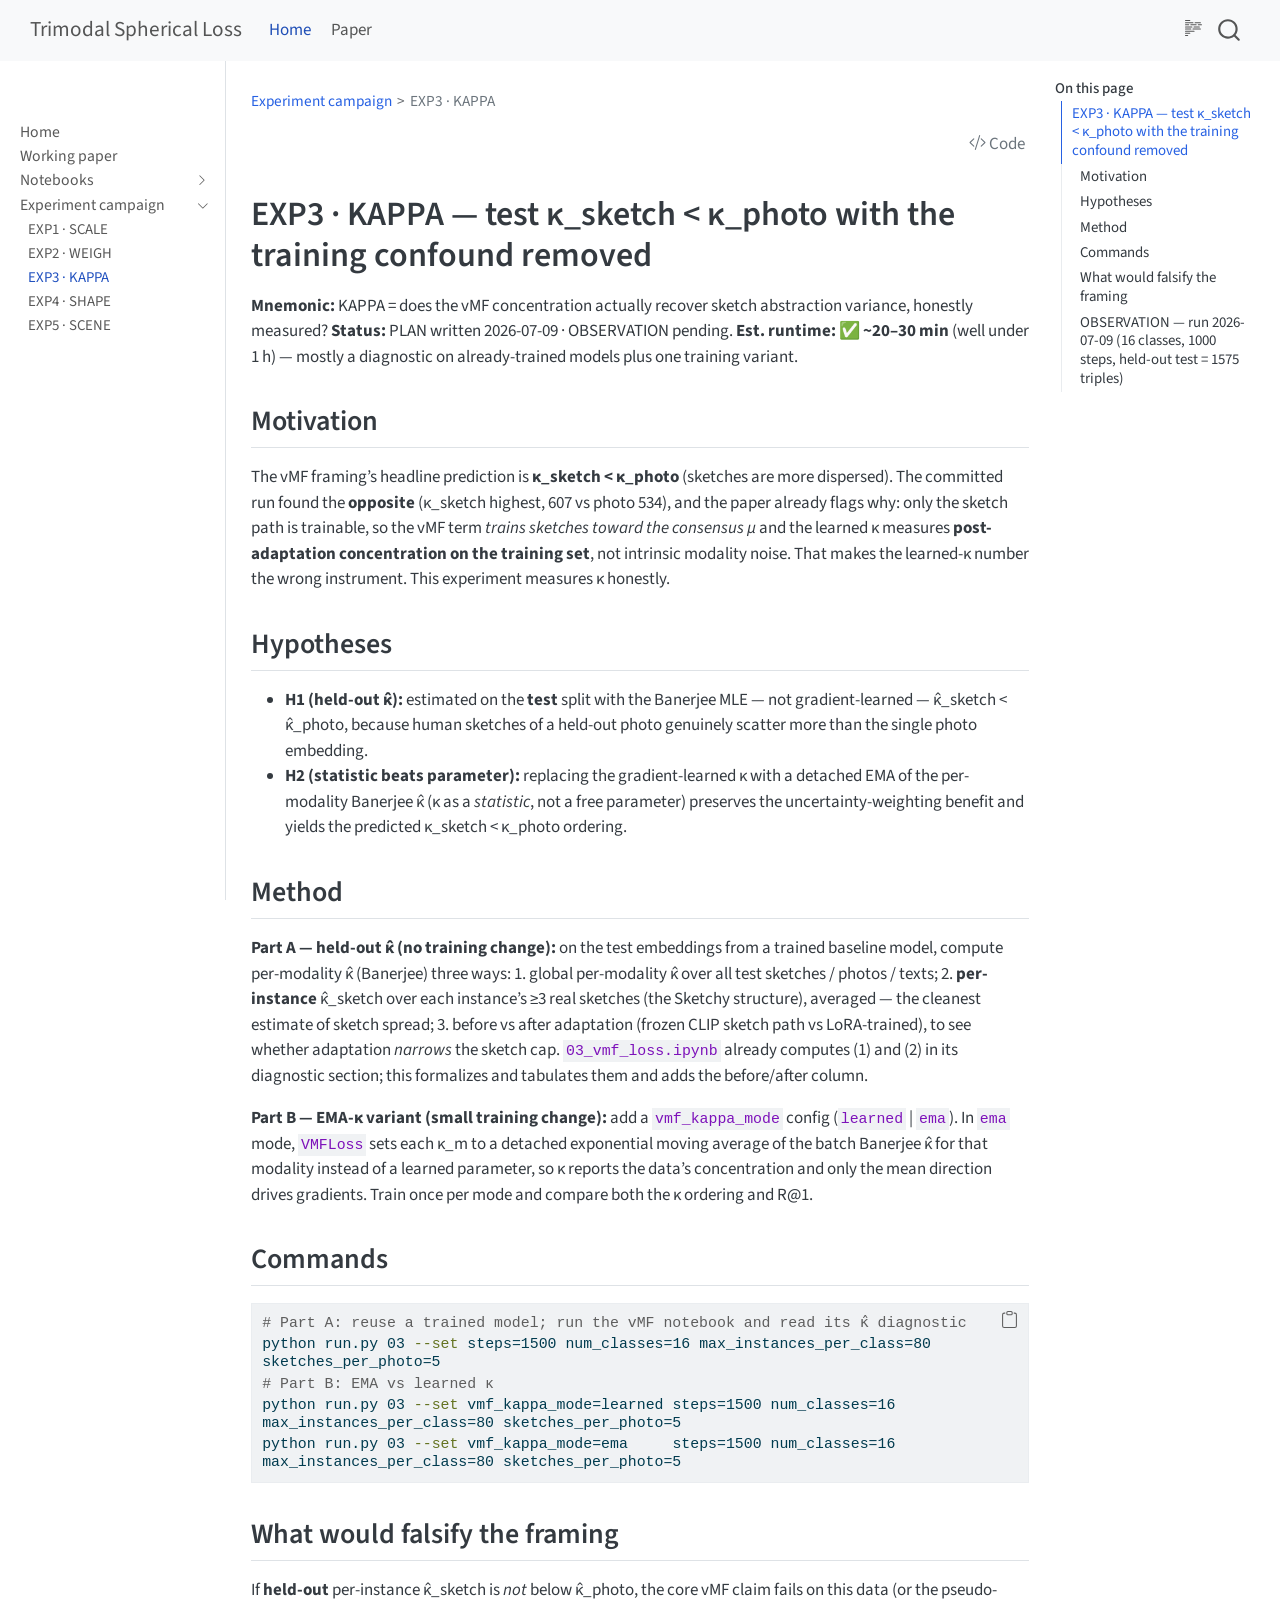
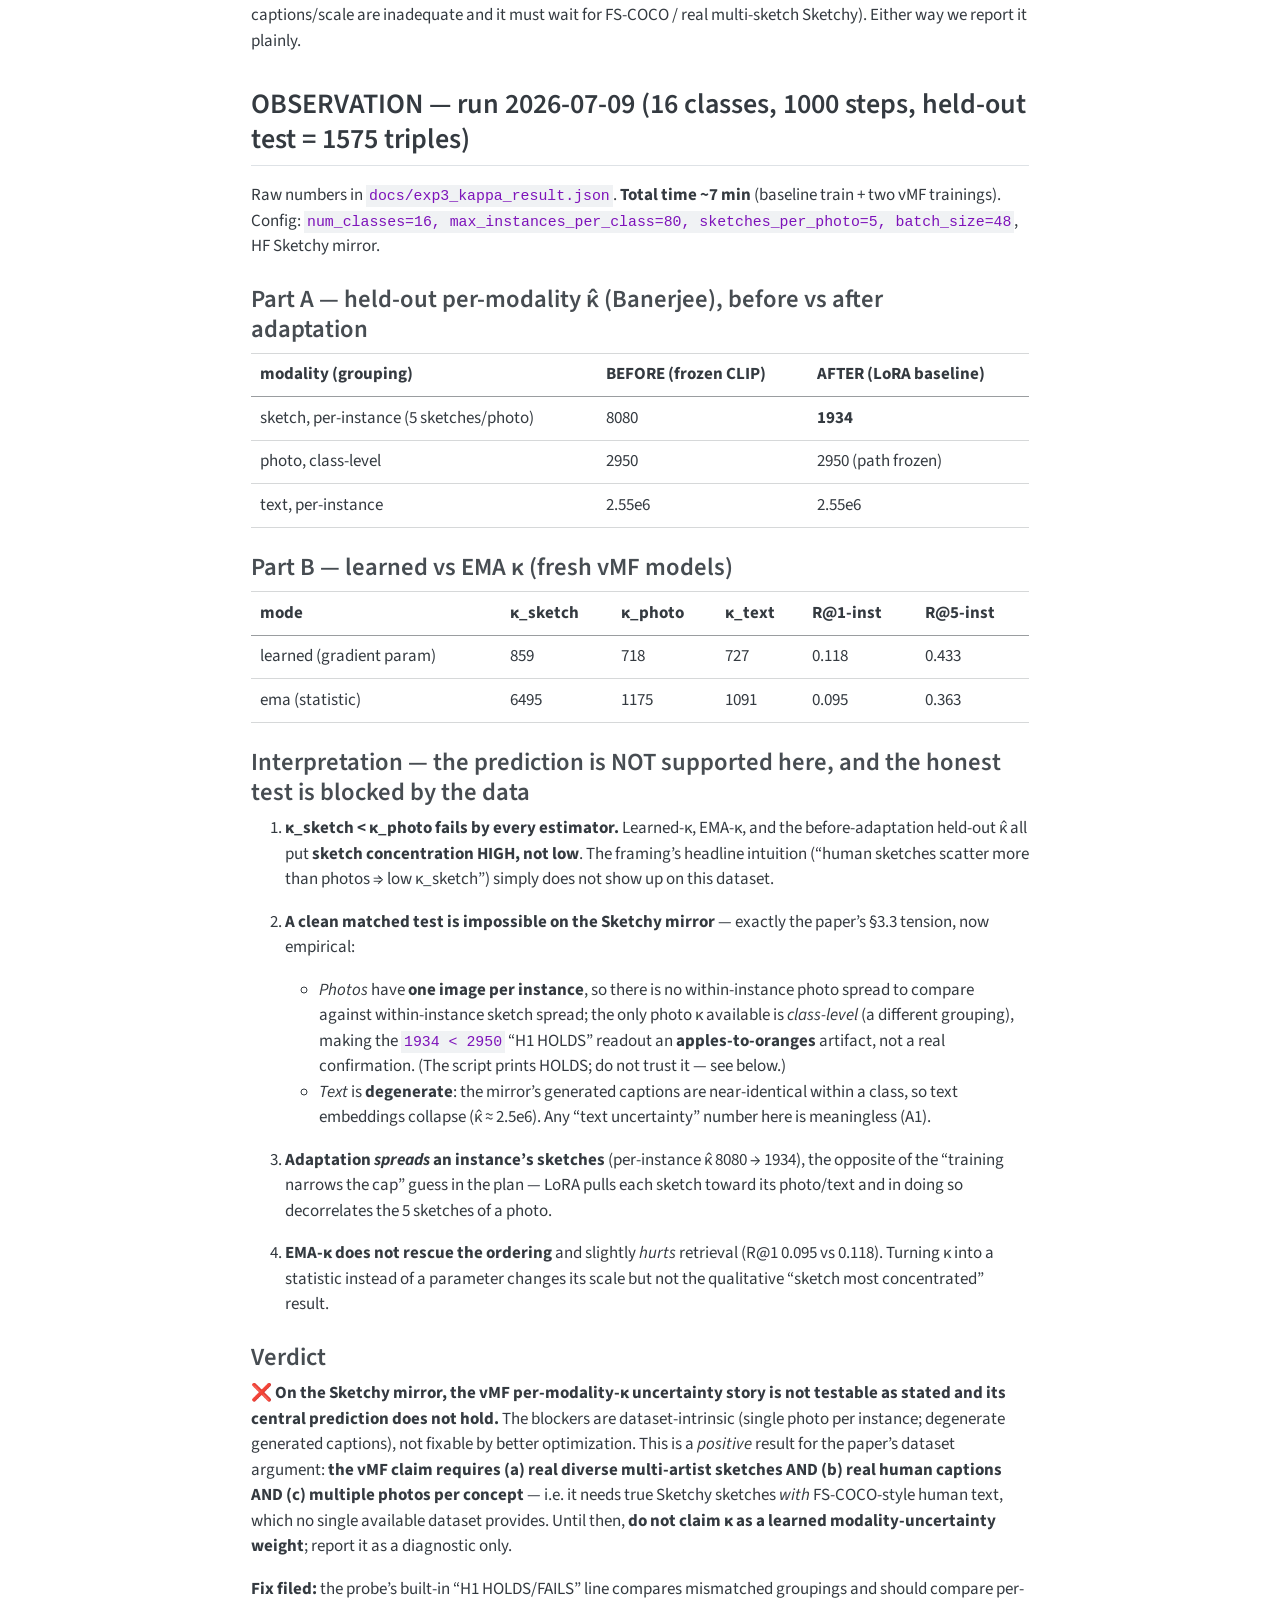
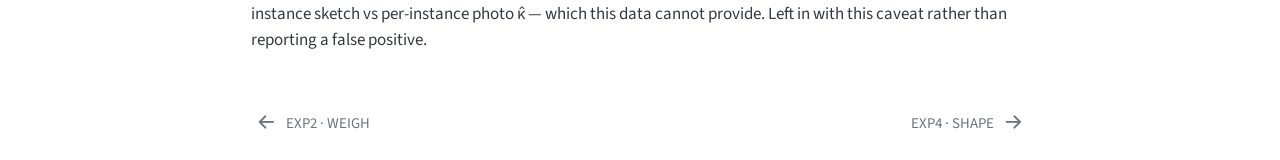
<file: docs/exp3_KAPPA_plan_and_observation.html>
<!DOCTYPE html>
<html xmlns="http://www.w3.org/1999/xhtml" lang="en" xml:lang="en"><head>

<meta charset="utf-8">
<meta name="generator" content="quarto-1.9.38">

<meta name="viewport" content="width=device-width, initial-scale=1.0, user-scalable=yes">


<title>exp3_kappa_plan_and_observation – Trimodal Spherical Loss</title>
<style>
/* Default styles provided by pandoc.
** See https://pandoc.org/MANUAL.html#variables-for-html for config info.
*/
code{white-space: pre-wrap;}
span.smallcaps{font-variant: small-caps;}
div.columns{display: flex; gap: min(4vw, 1.5em);}
div.column{flex: auto; overflow-x: auto;}
div.hanging-indent{margin-left: 1.5em; text-indent: -1.5em;}
ul.task-list{list-style: none;}
ul.task-list li input[type="checkbox"] {
  width: 0.8em;
  margin: 0 0.8em 0.2em -1em; /* quarto-specific, see https://github.com/quarto-dev/quarto-cli/issues/4556 */ 
  vertical-align: middle;
}
/* CSS for syntax highlighting */
html { -webkit-text-size-adjust: 100%; }
pre > code.sourceCode { white-space: pre; position: relative; }
pre > code.sourceCode > span { display: inline-block; line-height: 1.25; }
pre > code.sourceCode > span:empty { height: 1.2em; }
.sourceCode { overflow: visible; }
code.sourceCode > span { color: inherit; text-decoration: inherit; }
div.sourceCode { margin: 1em 0; }
pre.sourceCode { margin: 0; }
@media screen {
div.sourceCode { overflow: auto; }
}
@media print {
pre > code.sourceCode { white-space: pre-wrap; }
pre > code.sourceCode > span { text-indent: -5em; padding-left: 5em; }
}
pre.numberSource code
  { counter-reset: source-line 0; }
pre.numberSource code > span
  { position: relative; left: -4em; counter-increment: source-line; }
pre.numberSource code > span > a:first-child::before
  { content: counter(source-line);
    position: relative; left: -1em; text-align: right; vertical-align: baseline;
    border: none; display: inline-block;
    -webkit-touch-callout: none; -webkit-user-select: none;
    -khtml-user-select: none; -moz-user-select: none;
    -ms-user-select: none; user-select: none;
    padding: 0 4px; width: 4em;
  }
pre.numberSource { margin-left: 3em;  padding-left: 4px; }
div.sourceCode
  {   }
@media screen {
pre > code.sourceCode > span > a:first-child::before { text-decoration: underline; }
}
</style>


<script src="../site_libs/quarto-nav/quarto-nav.js"></script>
<script src="../site_libs/quarto-nav/headroom.min.js"></script>
<script src="../site_libs/clipboard/clipboard.min.js"></script>
<script src="../site_libs/quarto-search/autocomplete.umd.js"></script>
<script src="../site_libs/quarto-search/fuse.min.js"></script>
<script src="../site_libs/quarto-search/quarto-search.js"></script>
<meta name="quarto:offset" content="../">
<link href="../docs/exp4_SHAPE_plan_and_observation.html" rel="next">
<link href="../docs/exp2_WEIGH_plan_and_observation.html" rel="prev">
<script src="../site_libs/quarto-html/quarto.js" type="module"></script>
<script src="../site_libs/quarto-html/tabsets/tabsets.js" type="module"></script>
<script src="../site_libs/quarto-html/popper.min.js"></script>
<script src="../site_libs/quarto-html/tippy.umd.min.js"></script>
<script src="../site_libs/quarto-html/anchor.min.js"></script>
<link href="../site_libs/quarto-html/tippy.css" rel="stylesheet">
<link href="../site_libs/quarto-html/quarto-syntax-highlighting-15634bcf2e68342d4ad2dfa704d543f6.css" rel="stylesheet" id="quarto-text-highlighting-styles">
<script src="../site_libs/bootstrap/bootstrap.min.js"></script>
<link href="../site_libs/bootstrap/bootstrap-icons.css" rel="stylesheet">
<link href="../site_libs/bootstrap/bootstrap-fd6c97ee6dae9fb3bde4de74a669a8cf.min.css" rel="stylesheet" append-hash="true" id="quarto-bootstrap" data-mode="light">
<script id="quarto-search-options" type="application/json">{
  "location": "navbar",
  "copy-button": false,
  "collapse-after": 3,
  "panel-placement": "end",
  "type": "overlay",
  "limit": 50,
  "keyboard-shortcut": [
    "f",
    "/",
    "s"
  ],
  "show-item-context": false,
  "language": {
    "search-no-results-text": "No results",
    "search-matching-documents-text": "matching documents",
    "search-copy-link-title": "Copy link to search",
    "search-hide-matches-text": "Hide additional matches",
    "search-more-match-text": "more match in this document",
    "search-more-matches-text": "more matches in this document",
    "search-clear-button-title": "Clear",
    "search-text-placeholder": "",
    "search-detached-cancel-button-title": "Cancel",
    "search-submit-button-title": "Submit",
    "search-label": "Search"
  }
}</script>


</head>

<body class="nav-sidebar docked nav-fixed quarto-light">

<div id="quarto-search-results"></div>
  <header id="quarto-header" class="headroom fixed-top">
    <nav class="navbar navbar-expand-lg " data-bs-theme="dark">
      <div class="navbar-container container-fluid">
      <div class="navbar-brand-container mx-auto">
    <a class="navbar-brand" href="../index.html">
    <span class="navbar-title">Trimodal Spherical Loss</span>
    </a>
  </div>
            <div id="quarto-search" class="" title="Search"></div>
          <button class="navbar-toggler" type="button" data-bs-toggle="collapse" data-bs-target="#navbarCollapse" aria-controls="navbarCollapse" role="menu" aria-expanded="false" aria-label="Toggle navigation" onclick="if (window.quartoToggleHeadroom) { window.quartoToggleHeadroom(); }">
  <span class="navbar-toggler-icon"></span>
</button>
          <div class="collapse navbar-collapse" id="navbarCollapse">
            <ul class="navbar-nav navbar-nav-scroll me-auto">
  <li class="nav-item">
    <a class="nav-link active" href="../index.html" aria-current="page"> 
<span class="menu-text">Home</span></a>
  </li>  
  <li class="nav-item">
    <a class="nav-link" href="../paper.html"> 
<span class="menu-text">Paper</span></a>
  </li>  
</ul>
          </div> <!-- /navcollapse -->
            <div class="quarto-navbar-tools">
  <a href="" class="quarto-reader-toggle quarto-navigation-tool px-1" onclick="window.quartoToggleReader(); return false;" title="Toggle reader mode">
  <div class="quarto-reader-toggle-btn">
  <i class="bi"></i>
  </div>
</a>
</div>
      </div> <!-- /container-fluid -->
    </nav>
  <nav class="quarto-secondary-nav">
    <div class="container-fluid d-flex">
      <button type="button" class="quarto-btn-toggle btn" data-bs-toggle="collapse" role="button" data-bs-target=".quarto-sidebar-collapse-item" aria-controls="quarto-sidebar" aria-expanded="false" aria-label="Toggle sidebar navigation" onclick="if (window.quartoToggleHeadroom) { window.quartoToggleHeadroom(); }">
        <i class="bi bi-layout-text-sidebar-reverse"></i>
      </button>
        <nav class="quarto-page-breadcrumbs" aria-label="breadcrumb"><ol class="breadcrumb"><li class="breadcrumb-item"><a href="../docs/exp1_SCALE_plan_and_observation.html">Experiment campaign</a></li><li class="breadcrumb-item"><a href="../docs/exp3_KAPPA_plan_and_observation.html">EXP3 · KAPPA</a></li></ol></nav>
        <a class="flex-grow-1" role="navigation" data-bs-toggle="collapse" data-bs-target=".quarto-sidebar-collapse-item" aria-controls="quarto-sidebar" aria-expanded="false" aria-label="Toggle sidebar navigation" onclick="if (window.quartoToggleHeadroom) { window.quartoToggleHeadroom(); }">      
        </a>
      <button type="button" class="btn quarto-search-button" aria-label="Search" onclick="window.quartoOpenSearch();">
        <i class="bi bi-search"></i>
      </button>
    </div>
  </nav>
</header>
<!-- content -->
<div id="quarto-content" class="quarto-container page-columns page-rows-contents page-layout-article page-navbar">
<!-- sidebar -->
  <nav id="quarto-sidebar" class="sidebar collapse collapse-horizontal quarto-sidebar-collapse-item sidebar-navigation docked overflow-auto">
        <div class="mt-2 flex-shrink-0 align-items-center">
        <div class="sidebar-search">
        <div id="quarto-search" class="" title="Search"></div>
        </div>
        </div>
    <div class="sidebar-menu-container"> 
    <ul class="list-unstyled mt-1">
        <li class="sidebar-item">
  <div class="sidebar-item-container"> 
  <a href="../index.html" class="sidebar-item-text sidebar-link">
 <span class="menu-text">Home</span></a>
  </div>
</li>
        <li class="sidebar-item">
  <div class="sidebar-item-container"> 
  <a href="../paper.html" class="sidebar-item-text sidebar-link">
 <span class="menu-text">Working paper</span></a>
  </div>
</li>
        <li class="sidebar-item sidebar-item-section">
      <div class="sidebar-item-container"> 
            <a class="sidebar-item-text sidebar-link text-start collapsed" data-bs-toggle="collapse" data-bs-target="#quarto-sidebar-section-1" role="navigation" aria-expanded="false">
 <span class="menu-text">Notebooks</span></a>
          <a class="sidebar-item-toggle text-start collapsed" data-bs-toggle="collapse" data-bs-target="#quarto-sidebar-section-1" role="navigation" aria-expanded="false" aria-label="Toggle section">
            <i class="bi bi-chevron-right ms-2"></i>
          </a> 
      </div>
      <ul id="quarto-sidebar-section-1" class="collapse list-unstyled sidebar-section depth1 ">  
          <li class="sidebar-item">
  <div class="sidebar-item-container"> 
  <a href="../00_data_and_adaptation.html" class="sidebar-item-text sidebar-link">
 <span class="menu-text">00 · Data &amp; adaptation (baseline)</span></a>
  </div>
</li>
          <li class="sidebar-item">
  <div class="sidebar-item-container"> 
  <a href="../01_frechet_mean_loss.html" class="sidebar-item-text sidebar-link">
 <span class="menu-text">01 · Fréchet-mean anchor loss</span></a>
  </div>
</li>
          <li class="sidebar-item">
  <div class="sidebar-item-container"> 
  <a href="../02_spherical_triangle_loss.html" class="sidebar-item-text sidebar-link">
 <span class="menu-text">02 · Spherical-triangle regularizer</span></a>
  </div>
</li>
          <li class="sidebar-item">
  <div class="sidebar-item-container"> 
  <a href="../03_vmf_loss.html" class="sidebar-item-text sidebar-link">
 <span class="menu-text">03 · von Mises–Fisher loss (κ per modality)</span></a>
  </div>
</li>
      </ul>
  </li>
        <li class="sidebar-item sidebar-item-section">
      <div class="sidebar-item-container"> 
            <a class="sidebar-item-text sidebar-link text-start" data-bs-toggle="collapse" data-bs-target="#quarto-sidebar-section-2" role="navigation" aria-expanded="true">
 <span class="menu-text">Experiment campaign</span></a>
          <a class="sidebar-item-toggle text-start" data-bs-toggle="collapse" data-bs-target="#quarto-sidebar-section-2" role="navigation" aria-expanded="true" aria-label="Toggle section">
            <i class="bi bi-chevron-right ms-2"></i>
          </a> 
      </div>
      <ul id="quarto-sidebar-section-2" class="collapse list-unstyled sidebar-section depth1 show">  
          <li class="sidebar-item">
  <div class="sidebar-item-container"> 
  <a href="../docs/exp1_SCALE_plan_and_observation.html" class="sidebar-item-text sidebar-link">
 <span class="menu-text">EXP1 · SCALE</span></a>
  </div>
</li>
          <li class="sidebar-item">
  <div class="sidebar-item-container"> 
  <a href="../docs/exp2_WEIGH_plan_and_observation.html" class="sidebar-item-text sidebar-link">
 <span class="menu-text">EXP2 · WEIGH</span></a>
  </div>
</li>
          <li class="sidebar-item">
  <div class="sidebar-item-container"> 
  <a href="../docs/exp3_KAPPA_plan_and_observation.html" class="sidebar-item-text sidebar-link active">
 <span class="menu-text">EXP3 · KAPPA</span></a>
  </div>
</li>
          <li class="sidebar-item">
  <div class="sidebar-item-container"> 
  <a href="../docs/exp4_SHAPE_plan_and_observation.html" class="sidebar-item-text sidebar-link">
 <span class="menu-text">EXP4 · SHAPE</span></a>
  </div>
</li>
          <li class="sidebar-item">
  <div class="sidebar-item-container"> 
  <a href="../docs/exp5_SCENE_plan_and_observation.html" class="sidebar-item-text sidebar-link">
 <span class="menu-text">EXP5 · SCENE</span></a>
  </div>
</li>
      </ul>
  </li>
    </ul>
    </div>
</nav>
<div id="quarto-sidebar-glass" class="quarto-sidebar-collapse-item" data-bs-toggle="collapse" data-bs-target=".quarto-sidebar-collapse-item"></div>
<!-- margin-sidebar -->
    <div id="quarto-margin-sidebar" class="sidebar margin-sidebar">
        <nav id="TOC" role="doc-toc" class="toc-active">
    <h2 id="toc-title">On this page</h2>
   
  <ul class="collapse">
  <li><a href="#exp3-kappa-test-κ_sketch-κ_photo-with-the-training-confound-removed" id="toc-exp3-kappa-test-κ_sketch-κ_photo-with-the-training-confound-removed" class="nav-link active" data-scroll-target="#exp3-kappa-test-κ_sketch-κ_photo-with-the-training-confound-removed">EXP3 · KAPPA — test κ_sketch &lt; κ_photo with the training confound removed</a>
  <ul class="collapse">
  <li><a href="#motivation" id="toc-motivation" class="nav-link" data-scroll-target="#motivation">Motivation</a></li>
  <li><a href="#hypotheses" id="toc-hypotheses" class="nav-link" data-scroll-target="#hypotheses">Hypotheses</a></li>
  <li><a href="#method" id="toc-method" class="nav-link" data-scroll-target="#method">Method</a></li>
  <li><a href="#commands" id="toc-commands" class="nav-link" data-scroll-target="#commands">Commands</a></li>
  <li><a href="#what-would-falsify-the-framing" id="toc-what-would-falsify-the-framing" class="nav-link" data-scroll-target="#what-would-falsify-the-framing">What would falsify the framing</a></li>
  <li><a href="#observation-run-2026-07-09-16-classes-1000-steps-held-out-test-1575-triples" id="toc-observation-run-2026-07-09-16-classes-1000-steps-held-out-test-1575-triples" class="nav-link" data-scroll-target="#observation-run-2026-07-09-16-classes-1000-steps-held-out-test-1575-triples">OBSERVATION — run 2026-07-09 (16 classes, 1000 steps, held-out test = 1575 triples)</a></li>
  </ul></li>
  </ul>
</nav>
    </div>
<!-- main -->
<main class="content" id="quarto-document-content"><header id="title-block-header" class="quarto-title-block"><nav class="quarto-page-breadcrumbs quarto-title-breadcrumbs d-none d-lg-block" aria-label="breadcrumb"><ol class="breadcrumb"><li class="breadcrumb-item"><a href="../docs/exp1_SCALE_plan_and_observation.html">Experiment campaign</a></li><li class="breadcrumb-item"><a href="../docs/exp3_KAPPA_plan_and_observation.html">EXP3 · KAPPA</a></li></ol></nav><h1 class="title display-7"></h1></header><div class="quarto-title-block"><div class="quarto-title-tools-only"><button type="button" class="btn code-tools-button" id="quarto-code-tools-source"><i class="bi"></i> Code</button></div></div>




<section id="exp3-kappa-test-κ_sketch-κ_photo-with-the-training-confound-removed" class="level1">
<h1>EXP3 · KAPPA — test κ_sketch &lt; κ_photo with the training confound removed</h1>
<p><strong>Mnemonic:</strong> KAPPA = does the vMF concentration actually recover sketch abstraction variance, honestly measured? <strong>Status:</strong> PLAN written 2026-07-09 · OBSERVATION pending. <strong>Est. runtime:</strong> ✅ <strong>~20–30 min</strong> (well under 1 h) — mostly a diagnostic on already-trained models plus one training variant.</p>
<section id="motivation" class="level2">
<h2 class="anchored" data-anchor-id="motivation">Motivation</h2>
<p>The vMF framing’s headline prediction is <strong>κ_sketch &lt; κ_photo</strong> (sketches are more dispersed). The committed run found the <strong>opposite</strong> (κ_sketch highest, 607 vs photo 534), and the paper already flags why: only the sketch path is trainable, so the vMF term <em>trains sketches toward the consensus μ</em> and the learned κ measures <strong>post-adaptation concentration on the training set</strong>, not intrinsic modality noise. That makes the learned-κ number the wrong instrument. This experiment measures κ honestly.</p>
</section>
<section id="hypotheses" class="level2">
<h2 class="anchored" data-anchor-id="hypotheses">Hypotheses</h2>
<ul>
<li><strong>H1 (held-out κ̂):</strong> estimated on the <strong>test</strong> split with the Banerjee MLE — not gradient-learned — κ̂_sketch &lt; κ̂_photo, because human sketches of a held-out photo genuinely scatter more than the single photo embedding.</li>
<li><strong>H2 (statistic beats parameter):</strong> replacing the gradient-learned κ with a detached EMA of the per-modality Banerjee κ̂ (κ as a <em>statistic</em>, not a free parameter) preserves the uncertainty-weighting benefit and yields the predicted κ_sketch &lt; κ_photo ordering.</li>
</ul>
</section>
<section id="method" class="level2">
<h2 class="anchored" data-anchor-id="method">Method</h2>
<p><strong>Part A — held-out κ̂ (no training change):</strong> on the test embeddings from a trained baseline model, compute per-modality κ̂ (Banerjee) three ways: 1. global per-modality κ̂ over all test sketches / photos / texts; 2. <strong>per-instance</strong> κ̂_sketch over each instance’s ≥3 real sketches (the Sketchy structure), averaged — the cleanest estimate of sketch spread; 3. before vs after adaptation (frozen CLIP sketch path vs LoRA-trained), to see whether adaptation <em>narrows</em> the sketch cap. <code>03_vmf_loss.ipynb</code> already computes (1) and (2) in its diagnostic section; this formalizes and tabulates them and adds the before/after column.</p>
<p><strong>Part B — EMA-κ variant (small training change):</strong> add a <code>vmf_kappa_mode</code> config (<code>learned</code> | <code>ema</code>). In <code>ema</code> mode, <code>VMFLoss</code> sets each κ_m to a detached exponential moving average of the batch Banerjee κ̂ for that modality instead of a learned parameter, so κ reports the data’s concentration and only the mean direction drives gradients. Train once per mode and compare both the κ ordering and R@1.</p>
</section>
<section id="commands" class="level2">
<h2 class="anchored" data-anchor-id="commands">Commands</h2>
<div class="code-copy-outer-scaffold"><div class="sourceCode" id="cb1"><pre class="sourceCode bash code-with-copy"><code class="sourceCode bash"><span id="cb1-1"><a href="#cb1-1" aria-hidden="true" tabindex="-1"></a><span class="co"># Part A: reuse a trained model; run the vMF notebook and read its κ̂ diagnostic</span></span>
<span id="cb1-2"><a href="#cb1-2" aria-hidden="true" tabindex="-1"></a><span class="ex">python</span> run.py 03 <span class="at">--set</span> steps=1500 num_classes=16 max_instances_per_class=80 sketches_per_photo=5</span>
<span id="cb1-3"><a href="#cb1-3" aria-hidden="true" tabindex="-1"></a><span class="co"># Part B: EMA vs learned κ</span></span>
<span id="cb1-4"><a href="#cb1-4" aria-hidden="true" tabindex="-1"></a><span class="ex">python</span> run.py 03 <span class="at">--set</span> vmf_kappa_mode=learned steps=1500 num_classes=16 max_instances_per_class=80 sketches_per_photo=5</span>
<span id="cb1-5"><a href="#cb1-5" aria-hidden="true" tabindex="-1"></a><span class="ex">python</span> run.py 03 <span class="at">--set</span> vmf_kappa_mode=ema     steps=1500 num_classes=16 max_instances_per_class=80 sketches_per_photo=5</span></code></pre></div><button title="Copy to Clipboard" class="code-copy-button"><i class="bi"></i></button></div>
</section>
<section id="what-would-falsify-the-framing" class="level2">
<h2 class="anchored" data-anchor-id="what-would-falsify-the-framing">What would falsify the framing</h2>
<p>If <strong>held-out</strong> per-instance κ̂_sketch is <em>not</em> below κ̂_photo, the core vMF claim fails on this data (or the pseudo-captions/scale are inadequate and it must wait for FS-COCO / real multi-sketch Sketchy). Either way we report it plainly.</p>
</section>
<section id="observation-run-2026-07-09-16-classes-1000-steps-held-out-test-1575-triples" class="level2">
<h2 class="anchored" data-anchor-id="observation-run-2026-07-09-16-classes-1000-steps-held-out-test-1575-triples">OBSERVATION — run 2026-07-09 (16 classes, 1000 steps, held-out test = 1575 triples)</h2>
<p>Raw numbers in <code>docs/exp3_kappa_result.json</code>. <strong>Total time ~7 min</strong> (baseline train + two vMF trainings). Config: <code>num_classes=16, max_instances_per_class=80, sketches_per_photo=5, batch_size=48</code>, HF Sketchy mirror.</p>
<section id="part-a-held-out-per-modality-κ-banerjee-before-vs-after-adaptation" class="level3">
<h3 class="anchored" data-anchor-id="part-a-held-out-per-modality-κ-banerjee-before-vs-after-adaptation">Part A — held-out per-modality κ̂ (Banerjee), before vs after adaptation</h3>
<table class="caption-top table">
<thead>
<tr class="header">
<th>modality (grouping)</th>
<th>BEFORE (frozen CLIP)</th>
<th>AFTER (LoRA baseline)</th>
</tr>
</thead>
<tbody>
<tr class="odd">
<td>sketch, per-instance (5 sketches/photo)</td>
<td>8080</td>
<td><strong>1934</strong></td>
</tr>
<tr class="even">
<td>photo, class-level</td>
<td>2950</td>
<td>2950 (path frozen)</td>
</tr>
<tr class="odd">
<td>text, per-instance</td>
<td>2.55e6</td>
<td>2.55e6</td>
</tr>
</tbody>
</table>
</section>
<section id="part-b-learned-vs-ema-κ-fresh-vmf-models" class="level3">
<h3 class="anchored" data-anchor-id="part-b-learned-vs-ema-κ-fresh-vmf-models">Part B — learned vs EMA κ (fresh vMF models)</h3>
<table class="caption-top table">
<thead>
<tr class="header">
<th>mode</th>
<th>κ_sketch</th>
<th>κ_photo</th>
<th>κ_text</th>
<th>R@1-inst</th>
<th>R@5-inst</th>
</tr>
</thead>
<tbody>
<tr class="odd">
<td>learned (gradient param)</td>
<td>859</td>
<td>718</td>
<td>727</td>
<td>0.118</td>
<td>0.433</td>
</tr>
<tr class="even">
<td>ema (statistic)</td>
<td>6495</td>
<td>1175</td>
<td>1091</td>
<td>0.095</td>
<td>0.363</td>
</tr>
</tbody>
</table>
</section>
<section id="interpretation-the-prediction-is-not-supported-here-and-the-honest-test-is-blocked-by-the-data" class="level3">
<h3 class="anchored" data-anchor-id="interpretation-the-prediction-is-not-supported-here-and-the-honest-test-is-blocked-by-the-data">Interpretation — the prediction is NOT supported here, and the honest test is blocked by the data</h3>
<ol type="1">
<li><p><strong>κ_sketch &lt; κ_photo fails by every estimator.</strong> Learned-κ, EMA-κ, and the before-adaptation held-out κ̂ all put <strong>sketch concentration HIGH, not low</strong>. The framing’s headline intuition (“human sketches scatter more than photos ⇒ low κ_sketch”) simply does not show up on this dataset.</p></li>
<li><p><strong>A clean matched test is impossible on the Sketchy mirror</strong> — exactly the paper’s §3.3 tension, now empirical:</p>
<ul>
<li><em>Photos</em> have <strong>one image per instance</strong>, so there is no within-instance photo spread to compare against within-instance sketch spread; the only photo κ available is <em>class-level</em> (a different grouping), making the <code>1934 &lt; 2950</code> “H1 HOLDS” readout an <strong>apples-to-oranges</strong> artifact, not a real confirmation. (The script prints HOLDS; do not trust it — see below.)</li>
<li><em>Text</em> is <strong>degenerate</strong>: the mirror’s generated captions are near-identical within a class, so text embeddings collapse (κ̂ ≈ 2.5e6). Any “text uncertainty” number here is meaningless (A1).</li>
</ul></li>
<li><p><strong>Adaptation <em>spreads</em> an instance’s sketches</strong> (per-instance κ̂ 8080 → 1934), the opposite of the “training narrows the cap” guess in the plan — LoRA pulls each sketch toward its photo/text and in doing so decorrelates the 5 sketches of a photo.</p></li>
<li><p><strong>EMA-κ does not rescue the ordering</strong> and slightly <em>hurts</em> retrieval (R@1 0.095 vs 0.118). Turning κ into a statistic instead of a parameter changes its scale but not the qualitative “sketch most concentrated” result.</p></li>
</ol>
</section>
<section id="verdict" class="level3">
<h3 class="anchored" data-anchor-id="verdict">Verdict</h3>
<p>❌ <strong>On the Sketchy mirror, the vMF per-modality-κ uncertainty story is not testable as stated and its central prediction does not hold.</strong> The blockers are dataset-intrinsic (single photo per instance; degenerate generated captions), not fixable by better optimization. This is a <em>positive</em> result for the paper’s dataset argument: <strong>the vMF claim requires (a) real diverse multi-artist sketches AND (b) real human captions AND (c) multiple photos per concept</strong> — i.e.&nbsp;it needs true Sketchy sketches <em>with</em> FS-COCO-style human text, which no single available dataset provides. Until then, <strong>do not claim κ as a learned modality-uncertainty weight</strong>; report it as a diagnostic only.</p>
<p><strong>Fix filed:</strong> the probe’s built-in “H1 HOLDS/FAILS” line compares mismatched groupings and should compare per-instance sketch vs per-instance photo κ̂ — which this data cannot provide. Left in with this caveat rather than reporting a false positive.</p>


<!-- -->

</section>
</section>
</section>

</main> <!-- /main -->
<script id="quarto-html-after-body" type="application/javascript">
  window.document.addEventListener("DOMContentLoaded", function (event) {
    const icon = "";
    const anchorJS = new window.AnchorJS();
    anchorJS.options = {
      placement: 'right',
      icon: icon
    };
    anchorJS.add('.anchored');
    const isCodeAnnotation = (el) => {
      for (const clz of el.classList) {
        if (clz.startsWith('code-annotation-')) {                     
          return true;
        }
      }
      return false;
    }
    const onCopySuccess = function(e) {
      // button target
      const button = e.trigger;
      // don't keep focus
      button.blur();
      // flash "checked"
      button.classList.add('code-copy-button-checked');
      var currentTitle = button.getAttribute("title");
      button.setAttribute("title", "Copied!");
      let tooltip;
      if (window.bootstrap) {
        button.setAttribute("data-bs-toggle", "tooltip");
        button.setAttribute("data-bs-placement", "left");
        button.setAttribute("data-bs-title", "Copied!");
        tooltip = new bootstrap.Tooltip(button, 
          { trigger: "manual", 
            customClass: "code-copy-button-tooltip",
            offset: [0, -8]});
        tooltip.show();    
      }
      setTimeout(function() {
        if (tooltip) {
          tooltip.hide();
          button.removeAttribute("data-bs-title");
          button.removeAttribute("data-bs-toggle");
          button.removeAttribute("data-bs-placement");
        }
        button.setAttribute("title", currentTitle);
        button.classList.remove('code-copy-button-checked');
      }, 1000);
      // clear code selection
      e.clearSelection();
    }
    const getTextToCopy = function(trigger) {
      const outerScaffold = trigger.parentElement.cloneNode(true);
      const codeEl = outerScaffold.querySelector('code');
      for (const childEl of codeEl.children) {
        if (isCodeAnnotation(childEl)) {
          childEl.remove();
        }
      }
      return codeEl.innerText;
    }
    const clipboard = new window.ClipboardJS('.code-copy-button:not([data-in-quarto-modal])', {
      text: getTextToCopy
    });
    clipboard.on('success', onCopySuccess);
    if (window.document.getElementById('quarto-embedded-source-code-modal')) {
      const clipboardModal = new window.ClipboardJS('.code-copy-button[data-in-quarto-modal]', {
        text: getTextToCopy,
        container: window.document.getElementById('quarto-embedded-source-code-modal')
      });
      clipboardModal.on('success', onCopySuccess);
    }
    const viewSource = window.document.getElementById('quarto-view-source') ||
                       window.document.getElementById('quarto-code-tools-source');
    if (viewSource) {
      const sourceUrl = viewSource.getAttribute("data-quarto-source-url");
      viewSource.addEventListener("click", function(e) {
        if (sourceUrl) {
          // rstudio viewer pane
          if (/\bcapabilities=\b/.test(window.location)) {
            window.open(sourceUrl);
          } else {
            window.location.href = sourceUrl;
          }
        } else {
          const modal = new bootstrap.Modal(document.getElementById('quarto-embedded-source-code-modal'));
          modal.show();
        }
        return false;
      });
    }
    function toggleCodeHandler(show) {
      return function(e) {
        const detailsSrc = window.document.querySelectorAll(".cell > details > .sourceCode");
        for (let i=0; i<detailsSrc.length; i++) {
          const details = detailsSrc[i].parentElement;
          if (show) {
            details.open = true;
          } else {
            details.removeAttribute("open");
          }
        }
        const cellCodeDivs = window.document.querySelectorAll(".cell > .sourceCode");
        const fromCls = show ? "hidden" : "unhidden";
        const toCls = show ? "unhidden" : "hidden";
        for (let i=0; i<cellCodeDivs.length; i++) {
          const codeDiv = cellCodeDivs[i];
          if (codeDiv.classList.contains(fromCls)) {
            codeDiv.classList.remove(fromCls);
            codeDiv.classList.add(toCls);
          } 
        }
        return false;
      }
    }
    const hideAllCode = window.document.getElementById("quarto-hide-all-code");
    if (hideAllCode) {
      hideAllCode.addEventListener("click", toggleCodeHandler(false));
    }
    const showAllCode = window.document.getElementById("quarto-show-all-code");
    if (showAllCode) {
      showAllCode.addEventListener("click", toggleCodeHandler(true));
    }
      var localhostRegex = new RegExp(/^(?:http|https):\/\/localhost\:?[0-9]*\//);
      var mailtoRegex = new RegExp(/^mailto:/);
        var filterRegex = new RegExp('/' + window.location.host + '/');
      var isInternal = (href) => {
          return filterRegex.test(href) || localhostRegex.test(href) || mailtoRegex.test(href);
      }
      // Inspect non-navigation links and adorn them if external
     var links = window.document.querySelectorAll('a[href]:not(.nav-link):not(.navbar-brand):not(.toc-action):not(.sidebar-link):not(.sidebar-item-toggle):not(.pagination-link):not(.no-external):not([aria-hidden]):not(.dropdown-item):not(.quarto-navigation-tool):not(.about-link)');
      for (var i=0; i<links.length; i++) {
        const link = links[i];
        if (!isInternal(link.href)) {
          // undo the damage that might have been done by quarto-nav.js in the case of
          // links that we want to consider external
          if (link.dataset.originalHref !== undefined) {
            link.href = link.dataset.originalHref;
          }
        }
      }
    function tippyHover(el, contentFn, onTriggerFn, onUntriggerFn) {
      const config = {
        allowHTML: true,
        maxWidth: 500,
        delay: 100,
        arrow: false,
        appendTo: function(el) {
            return el.parentElement;
        },
        interactive: true,
        interactiveBorder: 10,
        theme: 'quarto',
        placement: 'bottom-start',
      };
      if (contentFn) {
        config.content = contentFn;
      }
      if (onTriggerFn) {
        config.onTrigger = onTriggerFn;
      }
      if (onUntriggerFn) {
        config.onUntrigger = onUntriggerFn;
      }
      window.tippy(el, config); 
    }
    const noterefs = window.document.querySelectorAll('a[role="doc-noteref"]');
    for (var i=0; i<noterefs.length; i++) {
      const ref = noterefs[i];
      tippyHover(ref, function() {
        // use id or data attribute instead here
        let href = ref.getAttribute('data-footnote-href') || ref.getAttribute('href');
        try { href = new URL(href).hash; } catch {}
        const id = href.replace(/^#\/?/, "");
        const note = window.document.getElementById(id);
        if (note) {
          return note.innerHTML;
        } else {
          return "";
        }
      });
    }
    const xrefs = window.document.querySelectorAll('a.quarto-xref');
    const processXRef = (id, note) => {
      // Strip column container classes
      const stripColumnClz = (el) => {
        el.classList.remove("page-full", "page-columns");
        if (el.children) {
          for (const child of el.children) {
            stripColumnClz(child);
          }
        }
      }
      stripColumnClz(note)
      if (id === null || id.startsWith('sec-')) {
        // Special case sections, only their first couple elements
        const container = document.createElement("div");
        if (note.children && note.children.length > 2) {
          container.appendChild(note.children[0].cloneNode(true));
          for (let i = 1; i < note.children.length; i++) {
            const child = note.children[i];
            if (child.tagName === "P" && child.innerText === "") {
              continue;
            } else {
              container.appendChild(child.cloneNode(true));
              break;
            }
          }
          if (window.Quarto?.typesetMath) {
            window.Quarto.typesetMath(container);
          }
          return container.innerHTML
        } else {
          if (window.Quarto?.typesetMath) {
            window.Quarto.typesetMath(note);
          }
          return note.innerHTML;
        }
      } else {
        // Remove any anchor links if they are present
        const anchorLink = note.querySelector('a.anchorjs-link');
        if (anchorLink) {
          anchorLink.remove();
        }
        if (window.Quarto?.typesetMath) {
          window.Quarto.typesetMath(note);
        }
        if (note.classList.contains("callout")) {
          return note.outerHTML;
        } else {
          return note.innerHTML;
        }
      }
    }
    for (var i=0; i<xrefs.length; i++) {
      const xref = xrefs[i];
      tippyHover(xref, undefined, function(instance) {
        instance.disable();
        let url = xref.getAttribute('href');
        let hash = undefined; 
        if (url.startsWith('#')) {
          hash = url;
        } else {
          try { hash = new URL(url).hash; } catch {}
        }
        if (hash) {
          const id = hash.replace(/^#\/?/, "");
          const note = window.document.getElementById(id);
          if (note !== null) {
            try {
              const html = processXRef(id, note.cloneNode(true));
              instance.setContent(html);
            } finally {
              instance.enable();
              instance.show();
            }
          } else {
            // See if we can fetch this
            fetch(url.split('#')[0])
            .then(res => res.text())
            .then(html => {
              const parser = new DOMParser();
              const htmlDoc = parser.parseFromString(html, "text/html");
              const note = htmlDoc.getElementById(id);
              if (note !== null) {
                const html = processXRef(id, note);
                instance.setContent(html);
              } 
            }).finally(() => {
              instance.enable();
              instance.show();
            });
          }
        } else {
          // See if we can fetch a full url (with no hash to target)
          // This is a special case and we should probably do some content thinning / targeting
          fetch(url)
          .then(res => res.text())
          .then(html => {
            const parser = new DOMParser();
            const htmlDoc = parser.parseFromString(html, "text/html");
            const note = htmlDoc.querySelector('main.content');
            if (note !== null) {
              // This should only happen for chapter cross references
              // (since there is no id in the URL)
              // remove the first header
              if (note.children.length > 0 && note.children[0].tagName === "HEADER") {
                note.children[0].remove();
              }
              const html = processXRef(null, note);
              instance.setContent(html);
            } 
          }).finally(() => {
            instance.enable();
            instance.show();
          });
        }
      }, function(instance) {
      });
    }
        let selectedAnnoteEl;
        const selectorForAnnotation = ( cell, annotation) => {
          let cellAttr = 'data-code-cell="' + cell + '"';
          let lineAttr = 'data-code-annotation="' +  annotation + '"';
          const selector = 'span[' + cellAttr + '][' + lineAttr + ']';
          return selector;
        }
        const selectCodeLines = (annoteEl) => {
          const doc = window.document;
          const targetCell = annoteEl.getAttribute("data-target-cell");
          const targetAnnotation = annoteEl.getAttribute("data-target-annotation");
          const annoteSpan = window.document.querySelector(selectorForAnnotation(targetCell, targetAnnotation));
          const lines = annoteSpan.getAttribute("data-code-lines").split(",");
          const lineIds = lines.map((line) => {
            return targetCell + "-" + line;
          })
          let top = null;
          let height = null;
          let parent = null;
          if (lineIds.length > 0) {
              //compute the position of the single el (top and bottom and make a div)
              const el = window.document.getElementById(lineIds[0]);
              top = el.offsetTop;
              height = el.offsetHeight;
              parent = el.parentElement.parentElement;
            if (lineIds.length > 1) {
              const lastEl = window.document.getElementById(lineIds[lineIds.length - 1]);
              const bottom = lastEl.offsetTop + lastEl.offsetHeight;
              height = bottom - top;
            }
            if (top !== null && height !== null && parent !== null) {
              // cook up a div (if necessary) and position it 
              let div = window.document.getElementById("code-annotation-line-highlight");
              if (div === null) {
                div = window.document.createElement("div");
                div.setAttribute("id", "code-annotation-line-highlight");
                div.style.position = 'absolute';
                parent.appendChild(div);
              }
              div.style.top = top - 2 + "px";
              div.style.height = height + 4 + "px";
              div.style.left = 0;
              let gutterDiv = window.document.getElementById("code-annotation-line-highlight-gutter");
              if (gutterDiv === null) {
                gutterDiv = window.document.createElement("div");
                gutterDiv.setAttribute("id", "code-annotation-line-highlight-gutter");
                gutterDiv.style.position = 'absolute';
                const codeCell = window.document.getElementById(targetCell);
                const gutter = codeCell.querySelector('.code-annotation-gutter');
                gutter.appendChild(gutterDiv);
              }
              gutterDiv.style.top = top - 2 + "px";
              gutterDiv.style.height = height + 4 + "px";
            }
            selectedAnnoteEl = annoteEl;
          }
        };
        const unselectCodeLines = () => {
          const elementsIds = ["code-annotation-line-highlight", "code-annotation-line-highlight-gutter"];
          elementsIds.forEach((elId) => {
            const div = window.document.getElementById(elId);
            if (div) {
              div.remove();
            }
          });
          selectedAnnoteEl = undefined;
        };
          // Handle positioning of the toggle
      window.addEventListener(
        "resize",
        throttle(() => {
          elRect = undefined;
          if (selectedAnnoteEl) {
            selectCodeLines(selectedAnnoteEl);
          }
        }, 10)
      );
      function throttle(fn, ms) {
      let throttle = false;
      let timer;
        return (...args) => {
          if(!throttle) { // first call gets through
              fn.apply(this, args);
              throttle = true;
          } else { // all the others get throttled
              if(timer) clearTimeout(timer); // cancel #2
              timer = setTimeout(() => {
                fn.apply(this, args);
                timer = throttle = false;
              }, ms);
          }
        };
      }
        // Attach click handler to the DT
        const annoteDls = window.document.querySelectorAll('dt[data-target-cell]');
        for (const annoteDlNode of annoteDls) {
          annoteDlNode.addEventListener('click', (event) => {
            const clickedEl = event.target;
            if (clickedEl !== selectedAnnoteEl) {
              unselectCodeLines();
              const activeEl = window.document.querySelector('dt[data-target-cell].code-annotation-active');
              if (activeEl) {
                activeEl.classList.remove('code-annotation-active');
              }
              selectCodeLines(clickedEl);
              clickedEl.classList.add('code-annotation-active');
            } else {
              // Unselect the line
              unselectCodeLines();
              clickedEl.classList.remove('code-annotation-active');
            }
          });
        }
    const findCites = (el) => {
      const parentEl = el.parentElement;
      if (parentEl) {
        const cites = parentEl.dataset.cites;
        if (cites) {
          return {
            el,
            cites: cites.split(' ')
          };
        } else {
          return findCites(el.parentElement)
        }
      } else {
        return undefined;
      }
    };
    var bibliorefs = window.document.querySelectorAll('a[role="doc-biblioref"]');
    for (var i=0; i<bibliorefs.length; i++) {
      const ref = bibliorefs[i];
      const citeInfo = findCites(ref);
      if (citeInfo) {
        tippyHover(citeInfo.el, function() {
          var popup = window.document.createElement('div');
          citeInfo.cites.forEach(function(cite) {
            var citeDiv = window.document.createElement('div');
            citeDiv.classList.add('hanging-indent');
            citeDiv.classList.add('csl-entry');
            var biblioDiv = window.document.getElementById('ref-' + cite);
            if (biblioDiv) {
              citeDiv.innerHTML = biblioDiv.innerHTML;
            }
            popup.appendChild(citeDiv);
          });
          return popup.innerHTML;
        });
      }
    }
  });
  </script>
<nav class="page-navigation">
  <div class="nav-page nav-page-previous">
      <a href="../docs/exp2_WEIGH_plan_and_observation.html" class="pagination-link" aria-label="EXP2 · WEIGH">
        <i class="bi bi-arrow-left-short"></i> <span class="nav-page-text">EXP2 · WEIGH</span>
      </a>          
  </div>
  <div class="nav-page nav-page-next">
      <a href="../docs/exp4_SHAPE_plan_and_observation.html" class="pagination-link" aria-label="EXP4 · SHAPE">
        <span class="nav-page-text">EXP4 · SHAPE</span> <i class="bi bi-arrow-right-short"></i>
      </a>
  </div>
</nav><div class="modal fade" id="quarto-embedded-source-code-modal" tabindex="-1" aria-labelledby="quarto-embedded-source-code-modal-label" aria-hidden="true"><div class="modal-dialog modal-dialog-scrollable"><div class="modal-content"><div class="modal-header"><h5 class="modal-title" id="quarto-embedded-source-code-modal-label">Source Code</h5><button class="btn-close" data-bs-dismiss="modal"></button></div><div class="modal-body"><div class="">
<div class="code-copy-outer-scaffold"><div class="sourceCode" id="cb2" data-shortcodes="false"><pre class="sourceCode markdown code-with-copy"><code class="sourceCode markdown"><span id="cb2-1"><a href="#cb2-1" aria-hidden="true" tabindex="-1"></a><span class="fu"># EXP3 · KAPPA — test κ_sketch &lt; κ_photo with the training confound removed</span></span>
<span id="cb2-2"><a href="#cb2-2" aria-hidden="true" tabindex="-1"></a></span>
<span id="cb2-3"><a href="#cb2-3" aria-hidden="true" tabindex="-1"></a>**Mnemonic:** KAPPA = does the vMF concentration actually recover sketch</span>
<span id="cb2-4"><a href="#cb2-4" aria-hidden="true" tabindex="-1"></a>abstraction variance, honestly measured?</span>
<span id="cb2-5"><a href="#cb2-5" aria-hidden="true" tabindex="-1"></a>**Status:** PLAN written 2026-07-09 · OBSERVATION pending.</span>
<span id="cb2-6"><a href="#cb2-6" aria-hidden="true" tabindex="-1"></a>**Est. runtime:** ✅ **~20–30 min** (well under 1 h) — mostly a diagnostic on</span>
<span id="cb2-7"><a href="#cb2-7" aria-hidden="true" tabindex="-1"></a>already-trained models plus one training variant.</span>
<span id="cb2-8"><a href="#cb2-8" aria-hidden="true" tabindex="-1"></a></span>
<span id="cb2-9"><a href="#cb2-9" aria-hidden="true" tabindex="-1"></a><span class="fu">## Motivation</span></span>
<span id="cb2-10"><a href="#cb2-10" aria-hidden="true" tabindex="-1"></a></span>
<span id="cb2-11"><a href="#cb2-11" aria-hidden="true" tabindex="-1"></a>The vMF framing's headline prediction is **κ_sketch &lt; κ_photo** (sketches are</span>
<span id="cb2-12"><a href="#cb2-12" aria-hidden="true" tabindex="-1"></a>more dispersed). The committed run found the **opposite** (κ_sketch highest,</span>
<span id="cb2-13"><a href="#cb2-13" aria-hidden="true" tabindex="-1"></a>607 vs photo 534), and the paper already flags why: only the sketch path is</span>
<span id="cb2-14"><a href="#cb2-14" aria-hidden="true" tabindex="-1"></a>trainable, so the vMF term *trains sketches toward the consensus μ* and the</span>
<span id="cb2-15"><a href="#cb2-15" aria-hidden="true" tabindex="-1"></a>learned κ measures **post-adaptation concentration on the training set**, not</span>
<span id="cb2-16"><a href="#cb2-16" aria-hidden="true" tabindex="-1"></a>intrinsic modality noise. That makes the learned-κ number the wrong instrument.</span>
<span id="cb2-17"><a href="#cb2-17" aria-hidden="true" tabindex="-1"></a>This experiment measures κ honestly.</span>
<span id="cb2-18"><a href="#cb2-18" aria-hidden="true" tabindex="-1"></a></span>
<span id="cb2-19"><a href="#cb2-19" aria-hidden="true" tabindex="-1"></a><span class="fu">## Hypotheses</span></span>
<span id="cb2-20"><a href="#cb2-20" aria-hidden="true" tabindex="-1"></a></span>
<span id="cb2-21"><a href="#cb2-21" aria-hidden="true" tabindex="-1"></a><span class="ss">- </span>**H1 (held-out κ̂):** estimated on the **test** split with the Banerjee</span>
<span id="cb2-22"><a href="#cb2-22" aria-hidden="true" tabindex="-1"></a>  MLE — not gradient-learned — κ̂_sketch &lt; κ̂_photo, because human sketches of a</span>
<span id="cb2-23"><a href="#cb2-23" aria-hidden="true" tabindex="-1"></a>  held-out photo genuinely scatter more than the single photo embedding.</span>
<span id="cb2-24"><a href="#cb2-24" aria-hidden="true" tabindex="-1"></a><span class="ss">- </span>**H2 (statistic beats parameter):** replacing the gradient-learned κ with a</span>
<span id="cb2-25"><a href="#cb2-25" aria-hidden="true" tabindex="-1"></a>  detached EMA of the per-modality Banerjee κ̂ (κ as a *statistic*, not a free</span>
<span id="cb2-26"><a href="#cb2-26" aria-hidden="true" tabindex="-1"></a>  parameter) preserves the uncertainty-weighting benefit and yields the</span>
<span id="cb2-27"><a href="#cb2-27" aria-hidden="true" tabindex="-1"></a>  predicted κ_sketch &lt; κ_photo ordering.</span>
<span id="cb2-28"><a href="#cb2-28" aria-hidden="true" tabindex="-1"></a></span>
<span id="cb2-29"><a href="#cb2-29" aria-hidden="true" tabindex="-1"></a><span class="fu">## Method</span></span>
<span id="cb2-30"><a href="#cb2-30" aria-hidden="true" tabindex="-1"></a></span>
<span id="cb2-31"><a href="#cb2-31" aria-hidden="true" tabindex="-1"></a>**Part A — held-out κ̂ (no training change):** on the test embeddings from a</span>
<span id="cb2-32"><a href="#cb2-32" aria-hidden="true" tabindex="-1"></a>trained baseline model, compute per-modality κ̂ (Banerjee) three ways:</span>
<span id="cb2-33"><a href="#cb2-33" aria-hidden="true" tabindex="-1"></a><span class="ss">1. </span>global per-modality κ̂ over all test sketches / photos / texts;</span>
<span id="cb2-34"><a href="#cb2-34" aria-hidden="true" tabindex="-1"></a><span class="ss">2. </span>**per-instance** κ̂_sketch over each instance's ≥3 real sketches (the Sketchy</span>
<span id="cb2-35"><a href="#cb2-35" aria-hidden="true" tabindex="-1"></a>   structure), averaged — the cleanest estimate of sketch spread;</span>
<span id="cb2-36"><a href="#cb2-36" aria-hidden="true" tabindex="-1"></a><span class="ss">3. </span>before vs after adaptation (frozen CLIP sketch path vs LoRA-trained), to see</span>
<span id="cb2-37"><a href="#cb2-37" aria-hidden="true" tabindex="-1"></a>   whether adaptation *narrows* the sketch cap.</span>
<span id="cb2-38"><a href="#cb2-38" aria-hidden="true" tabindex="-1"></a><span class="in">`03_vmf_loss.ipynb`</span> already computes (1) and (2) in its diagnostic section; this</span>
<span id="cb2-39"><a href="#cb2-39" aria-hidden="true" tabindex="-1"></a>formalizes and tabulates them and adds the before/after column.</span>
<span id="cb2-40"><a href="#cb2-40" aria-hidden="true" tabindex="-1"></a></span>
<span id="cb2-41"><a href="#cb2-41" aria-hidden="true" tabindex="-1"></a>**Part B — EMA-κ variant (small training change):** add a <span class="in">`vmf_kappa_mode`</span></span>
<span id="cb2-42"><a href="#cb2-42" aria-hidden="true" tabindex="-1"></a>config (<span class="in">`learned`</span> | <span class="in">`ema`</span>). In <span class="in">`ema`</span> mode, <span class="in">`VMFLoss`</span> sets each κ_m to a detached</span>
<span id="cb2-43"><a href="#cb2-43" aria-hidden="true" tabindex="-1"></a>exponential moving average of the batch Banerjee κ̂ for that modality instead of</span>
<span id="cb2-44"><a href="#cb2-44" aria-hidden="true" tabindex="-1"></a>a learned parameter, so κ reports the data's concentration and only the mean</span>
<span id="cb2-45"><a href="#cb2-45" aria-hidden="true" tabindex="-1"></a>direction drives gradients. Train once per mode and compare both the κ ordering</span>
<span id="cb2-46"><a href="#cb2-46" aria-hidden="true" tabindex="-1"></a>and R@1.</span>
<span id="cb2-47"><a href="#cb2-47" aria-hidden="true" tabindex="-1"></a></span>
<span id="cb2-48"><a href="#cb2-48" aria-hidden="true" tabindex="-1"></a><span class="fu">## Commands</span></span>
<span id="cb2-49"><a href="#cb2-49" aria-hidden="true" tabindex="-1"></a></span>
<span id="cb2-50"><a href="#cb2-50" aria-hidden="true" tabindex="-1"></a><span class="in">```bash</span></span>
<span id="cb2-51"><a href="#cb2-51" aria-hidden="true" tabindex="-1"></a><span class="co"># Part A: reuse a trained model; run the vMF notebook and read its κ̂ diagnostic</span></span>
<span id="cb2-52"><a href="#cb2-52" aria-hidden="true" tabindex="-1"></a><span class="ex">python</span> run.py 03 <span class="at">--set</span> steps=1500 num_classes=16 max_instances_per_class=80 sketches_per_photo=5</span>
<span id="cb2-53"><a href="#cb2-53" aria-hidden="true" tabindex="-1"></a><span class="co"># Part B: EMA vs learned κ</span></span>
<span id="cb2-54"><a href="#cb2-54" aria-hidden="true" tabindex="-1"></a><span class="ex">python</span> run.py 03 <span class="at">--set</span> vmf_kappa_mode=learned steps=1500 num_classes=16 max_instances_per_class=80 sketches_per_photo=5</span>
<span id="cb2-55"><a href="#cb2-55" aria-hidden="true" tabindex="-1"></a><span class="ex">python</span> run.py 03 <span class="at">--set</span> vmf_kappa_mode=ema     steps=1500 num_classes=16 max_instances_per_class=80 sketches_per_photo=5</span>
<span id="cb2-56"><a href="#cb2-56" aria-hidden="true" tabindex="-1"></a><span class="in">```</span></span>
<span id="cb2-57"><a href="#cb2-57" aria-hidden="true" tabindex="-1"></a></span>
<span id="cb2-58"><a href="#cb2-58" aria-hidden="true" tabindex="-1"></a><span class="fu">## What would falsify the framing</span></span>
<span id="cb2-59"><a href="#cb2-59" aria-hidden="true" tabindex="-1"></a></span>
<span id="cb2-60"><a href="#cb2-60" aria-hidden="true" tabindex="-1"></a>If **held-out** per-instance κ̂_sketch is *not* below κ̂_photo, the core vMF</span>
<span id="cb2-61"><a href="#cb2-61" aria-hidden="true" tabindex="-1"></a>claim fails on this data (or the pseudo-captions/scale are inadequate and it must</span>
<span id="cb2-62"><a href="#cb2-62" aria-hidden="true" tabindex="-1"></a>wait for FS-COCO / real multi-sketch Sketchy). Either way we report it plainly.</span>
<span id="cb2-63"><a href="#cb2-63" aria-hidden="true" tabindex="-1"></a></span>
<span id="cb2-64"><a href="#cb2-64" aria-hidden="true" tabindex="-1"></a><span class="fu">## OBSERVATION — run 2026-07-09 (16 classes, 1000 steps, held-out test = 1575 triples)</span></span>
<span id="cb2-65"><a href="#cb2-65" aria-hidden="true" tabindex="-1"></a></span>
<span id="cb2-66"><a href="#cb2-66" aria-hidden="true" tabindex="-1"></a>Raw numbers in <span class="in">`docs/exp3_kappa_result.json`</span>. **Total time ~7 min** (baseline</span>
<span id="cb2-67"><a href="#cb2-67" aria-hidden="true" tabindex="-1"></a>train + two vMF trainings). Config: `num_classes=16, max_instances_per_class=80,</span>
<span id="cb2-68"><a href="#cb2-68" aria-hidden="true" tabindex="-1"></a>sketches_per_photo=5, batch_size=48`, HF Sketchy mirror.</span>
<span id="cb2-69"><a href="#cb2-69" aria-hidden="true" tabindex="-1"></a></span>
<span id="cb2-70"><a href="#cb2-70" aria-hidden="true" tabindex="-1"></a><span class="fu">### Part A — held-out per-modality κ̂ (Banerjee), before vs after adaptation</span></span>
<span id="cb2-71"><a href="#cb2-71" aria-hidden="true" tabindex="-1"></a></span>
<span id="cb2-72"><a href="#cb2-72" aria-hidden="true" tabindex="-1"></a><span class="pp">|</span> modality (grouping) <span class="pp">|</span> BEFORE (frozen CLIP) <span class="pp">|</span> AFTER (LoRA baseline) <span class="pp">|</span></span>
<span id="cb2-73"><a href="#cb2-73" aria-hidden="true" tabindex="-1"></a><span class="pp">|---|---|---|</span></span>
<span id="cb2-74"><a href="#cb2-74" aria-hidden="true" tabindex="-1"></a><span class="pp">|</span> sketch, per-instance (5 sketches/photo) <span class="pp">|</span> 8080 <span class="pp">|</span> **1934** <span class="pp">|</span></span>
<span id="cb2-75"><a href="#cb2-75" aria-hidden="true" tabindex="-1"></a><span class="pp">|</span> photo, class-level <span class="pp">|</span> 2950 <span class="pp">|</span> 2950 (path frozen) <span class="pp">|</span></span>
<span id="cb2-76"><a href="#cb2-76" aria-hidden="true" tabindex="-1"></a><span class="pp">|</span> text, per-instance <span class="pp">|</span> 2.55e6 <span class="pp">|</span> 2.55e6 <span class="pp">|</span></span>
<span id="cb2-77"><a href="#cb2-77" aria-hidden="true" tabindex="-1"></a></span>
<span id="cb2-78"><a href="#cb2-78" aria-hidden="true" tabindex="-1"></a><span class="fu">### Part B — learned vs EMA κ (fresh vMF models)</span></span>
<span id="cb2-79"><a href="#cb2-79" aria-hidden="true" tabindex="-1"></a></span>
<span id="cb2-80"><a href="#cb2-80" aria-hidden="true" tabindex="-1"></a><span class="pp">|</span> mode <span class="pp">|</span> κ_sketch <span class="pp">|</span> κ_photo <span class="pp">|</span> κ_text <span class="pp">|</span> R@1-inst <span class="pp">|</span> R@5-inst <span class="pp">|</span></span>
<span id="cb2-81"><a href="#cb2-81" aria-hidden="true" tabindex="-1"></a><span class="pp">|---|---|---|---|---|---|</span></span>
<span id="cb2-82"><a href="#cb2-82" aria-hidden="true" tabindex="-1"></a><span class="pp">|</span> learned (gradient param) <span class="pp">|</span> 859 <span class="pp">|</span> 718 <span class="pp">|</span> 727 <span class="pp">|</span> 0.118 <span class="pp">|</span> 0.433 <span class="pp">|</span></span>
<span id="cb2-83"><a href="#cb2-83" aria-hidden="true" tabindex="-1"></a><span class="pp">|</span> ema (statistic) <span class="pp">|</span> 6495 <span class="pp">|</span> 1175 <span class="pp">|</span> 1091 <span class="pp">|</span> 0.095 <span class="pp">|</span> 0.363 <span class="pp">|</span></span>
<span id="cb2-84"><a href="#cb2-84" aria-hidden="true" tabindex="-1"></a></span>
<span id="cb2-85"><a href="#cb2-85" aria-hidden="true" tabindex="-1"></a><span class="fu">### Interpretation — the prediction is NOT supported here, and the honest test is blocked by the data</span></span>
<span id="cb2-86"><a href="#cb2-86" aria-hidden="true" tabindex="-1"></a></span>
<span id="cb2-87"><a href="#cb2-87" aria-hidden="true" tabindex="-1"></a><span class="ss">1. </span>**κ_sketch &lt; κ_photo fails by every estimator.** Learned-κ, EMA-κ, and the</span>
<span id="cb2-88"><a href="#cb2-88" aria-hidden="true" tabindex="-1"></a>   before-adaptation held-out κ̂ all put **sketch concentration HIGH, not low**.</span>
<span id="cb2-89"><a href="#cb2-89" aria-hidden="true" tabindex="-1"></a>   The framing's headline intuition ("human sketches scatter more than photos ⇒</span>
<span id="cb2-90"><a href="#cb2-90" aria-hidden="true" tabindex="-1"></a>   low κ_sketch") simply does not show up on this dataset.</span>
<span id="cb2-91"><a href="#cb2-91" aria-hidden="true" tabindex="-1"></a></span>
<span id="cb2-92"><a href="#cb2-92" aria-hidden="true" tabindex="-1"></a><span class="ss">2. </span>**A clean matched test is impossible on the Sketchy mirror** — exactly the</span>
<span id="cb2-93"><a href="#cb2-93" aria-hidden="true" tabindex="-1"></a>   paper's §3.3 tension, now empirical:</span>
<span id="cb2-94"><a href="#cb2-94" aria-hidden="true" tabindex="-1"></a><span class="ss">   - </span>*Photos* have **one image per instance**, so there is no within-instance</span>
<span id="cb2-95"><a href="#cb2-95" aria-hidden="true" tabindex="-1"></a>     photo spread to compare against within-instance sketch spread; the only</span>
<span id="cb2-96"><a href="#cb2-96" aria-hidden="true" tabindex="-1"></a>     photo κ available is *class-level* (a different grouping), making the</span>
<span id="cb2-97"><a href="#cb2-97" aria-hidden="true" tabindex="-1"></a>     <span class="in">`1934 &lt; 2950`</span> "H1 HOLDS" readout an **apples-to-oranges** artifact, not a</span>
<span id="cb2-98"><a href="#cb2-98" aria-hidden="true" tabindex="-1"></a>     real confirmation. (The script prints HOLDS; do not trust it — see below.)</span>
<span id="cb2-99"><a href="#cb2-99" aria-hidden="true" tabindex="-1"></a><span class="ss">   - </span>*Text* is **degenerate**: the mirror's generated captions are near-identical</span>
<span id="cb2-100"><a href="#cb2-100" aria-hidden="true" tabindex="-1"></a>     within a class, so text embeddings collapse (κ̂ ≈ 2.5e6). Any "text</span>
<span id="cb2-101"><a href="#cb2-101" aria-hidden="true" tabindex="-1"></a>     uncertainty" number here is meaningless (A1).</span>
<span id="cb2-102"><a href="#cb2-102" aria-hidden="true" tabindex="-1"></a></span>
<span id="cb2-103"><a href="#cb2-103" aria-hidden="true" tabindex="-1"></a><span class="ss">3. </span>**Adaptation *spreads* an instance's sketches** (per-instance κ̂ 8080 → 1934),</span>
<span id="cb2-104"><a href="#cb2-104" aria-hidden="true" tabindex="-1"></a>   the opposite of the "training narrows the cap" guess in the plan — LoRA pulls</span>
<span id="cb2-105"><a href="#cb2-105" aria-hidden="true" tabindex="-1"></a>   each sketch toward its photo/text and in doing so decorrelates the 5 sketches</span>
<span id="cb2-106"><a href="#cb2-106" aria-hidden="true" tabindex="-1"></a>   of a photo.</span>
<span id="cb2-107"><a href="#cb2-107" aria-hidden="true" tabindex="-1"></a></span>
<span id="cb2-108"><a href="#cb2-108" aria-hidden="true" tabindex="-1"></a><span class="ss">4. </span>**EMA-κ does not rescue the ordering** and slightly *hurts* retrieval</span>
<span id="cb2-109"><a href="#cb2-109" aria-hidden="true" tabindex="-1"></a>   (R@1 0.095 vs 0.118). Turning κ into a statistic instead of a parameter</span>
<span id="cb2-110"><a href="#cb2-110" aria-hidden="true" tabindex="-1"></a>   changes its scale but not the qualitative "sketch most concentrated" result.</span>
<span id="cb2-111"><a href="#cb2-111" aria-hidden="true" tabindex="-1"></a></span>
<span id="cb2-112"><a href="#cb2-112" aria-hidden="true" tabindex="-1"></a><span class="fu">### Verdict</span></span>
<span id="cb2-113"><a href="#cb2-113" aria-hidden="true" tabindex="-1"></a></span>
<span id="cb2-114"><a href="#cb2-114" aria-hidden="true" tabindex="-1"></a>❌ **On the Sketchy mirror, the vMF per-modality-κ uncertainty story is not</span>
<span id="cb2-115"><a href="#cb2-115" aria-hidden="true" tabindex="-1"></a>testable as stated and its central prediction does not hold.** The blockers are</span>
<span id="cb2-116"><a href="#cb2-116" aria-hidden="true" tabindex="-1"></a>dataset-intrinsic (single photo per instance; degenerate generated captions),</span>
<span id="cb2-117"><a href="#cb2-117" aria-hidden="true" tabindex="-1"></a>not fixable by better optimization. This is a *positive* result for the paper's</span>
<span id="cb2-118"><a href="#cb2-118" aria-hidden="true" tabindex="-1"></a>dataset argument: **the vMF claim requires (a) real diverse multi-artist sketches</span>
<span id="cb2-119"><a href="#cb2-119" aria-hidden="true" tabindex="-1"></a>AND (b) real human captions AND (c) multiple photos per concept** — i.e. it needs</span>
<span id="cb2-120"><a href="#cb2-120" aria-hidden="true" tabindex="-1"></a>true Sketchy sketches *with* FS-COCO-style human text, which no single available</span>
<span id="cb2-121"><a href="#cb2-121" aria-hidden="true" tabindex="-1"></a>dataset provides. Until then, **do not claim κ as a learned modality-uncertainty</span>
<span id="cb2-122"><a href="#cb2-122" aria-hidden="true" tabindex="-1"></a>weight**; report it as a diagnostic only.</span>
<span id="cb2-123"><a href="#cb2-123" aria-hidden="true" tabindex="-1"></a></span>
<span id="cb2-124"><a href="#cb2-124" aria-hidden="true" tabindex="-1"></a>**Fix filed:** the probe's built-in "H1 HOLDS/FAILS" line compares mismatched</span>
<span id="cb2-125"><a href="#cb2-125" aria-hidden="true" tabindex="-1"></a>groupings and should compare per-instance sketch vs per-instance photo κ̂ — which</span>
<span id="cb2-126"><a href="#cb2-126" aria-hidden="true" tabindex="-1"></a>this data cannot provide. Left in with this caveat rather than reporting a false</span>
<span id="cb2-127"><a href="#cb2-127" aria-hidden="true" tabindex="-1"></a>positive.</span></code></pre></div><button title="Copy to Clipboard" class="code-copy-button" data-in-quarto-modal=""><i class="bi"></i></button></div>
</div></div></div></div></div>
</div> <!-- /content -->




</body></html>
</file>
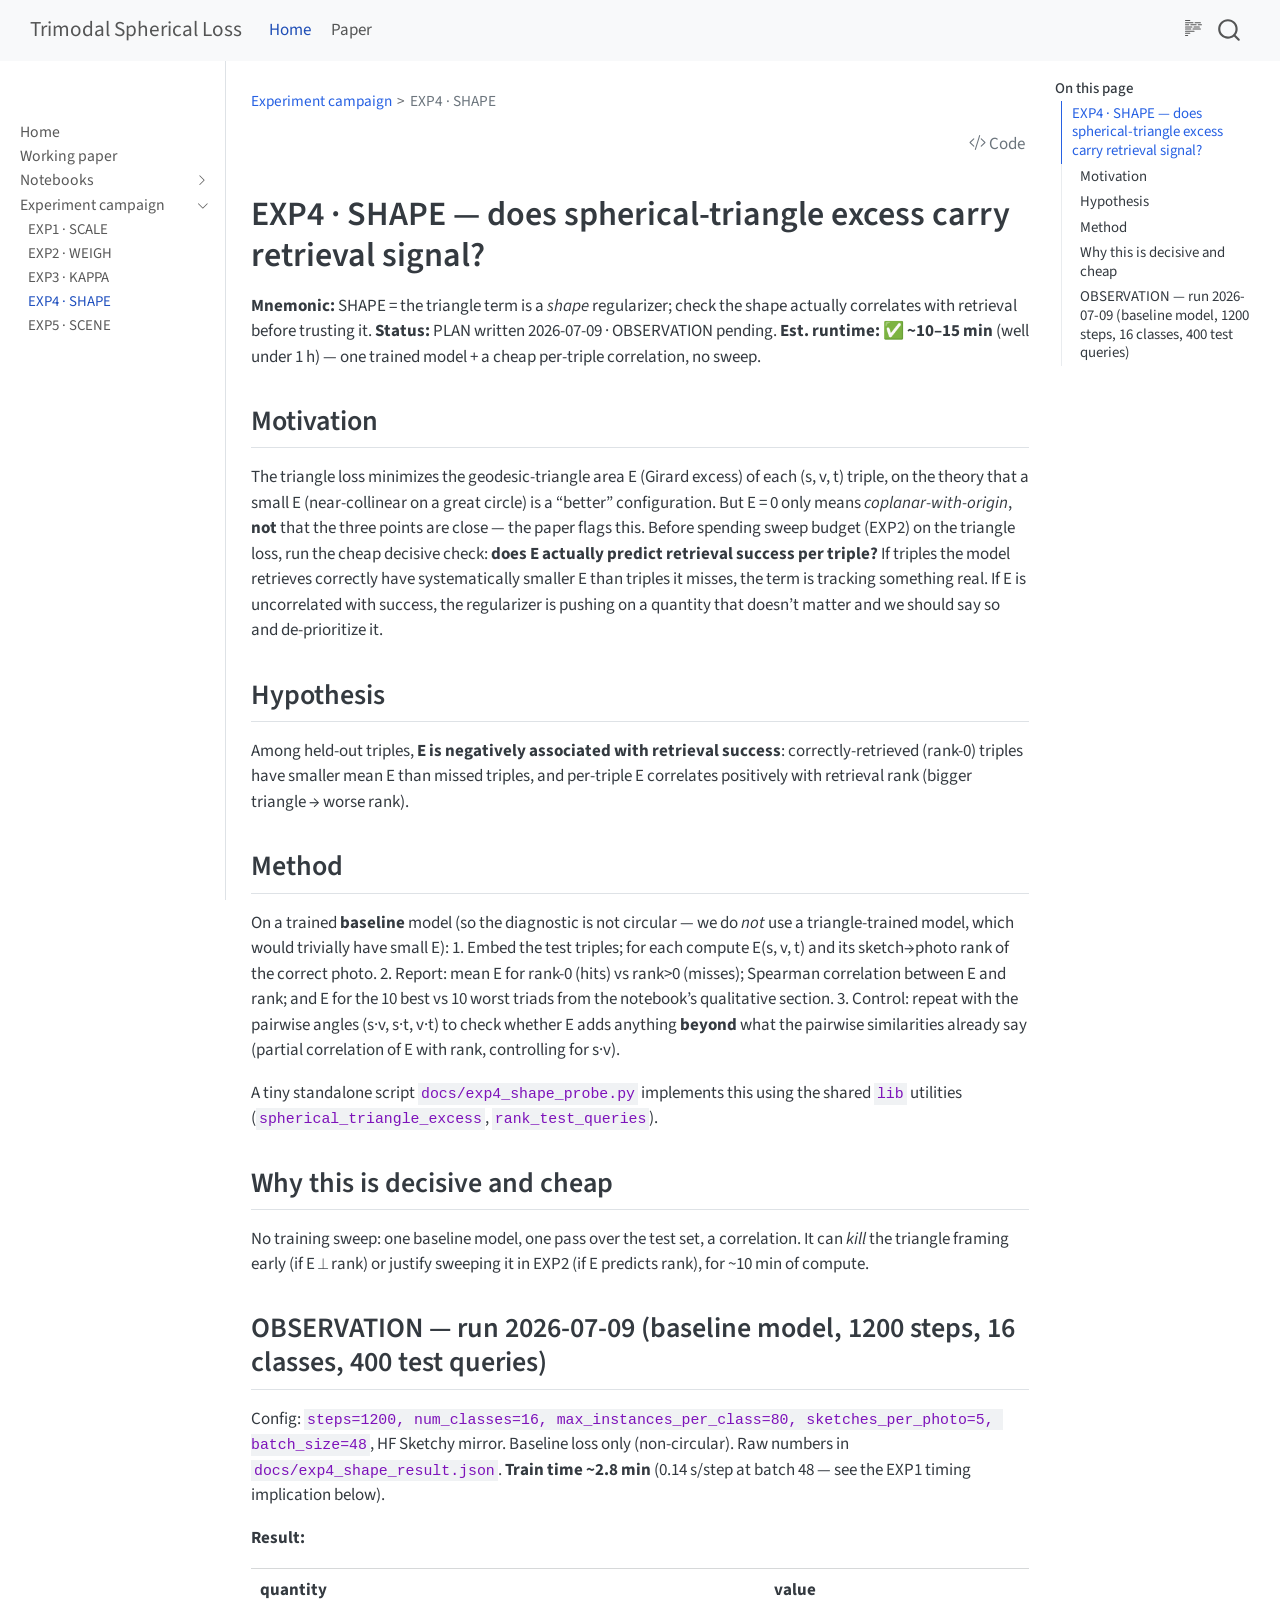
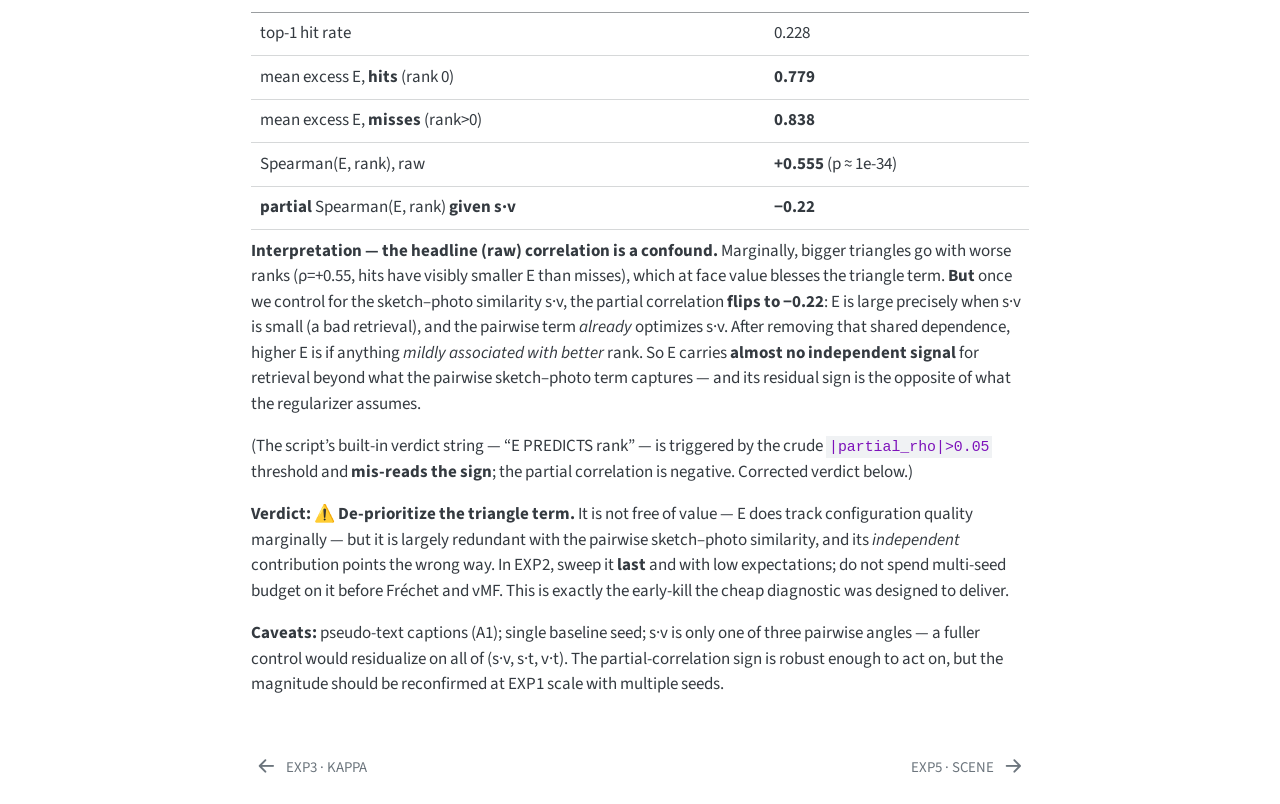
<file: docs/exp4_SHAPE_plan_and_observation.html>
<!DOCTYPE html>
<html xmlns="http://www.w3.org/1999/xhtml" lang="en" xml:lang="en"><head>

<meta charset="utf-8">
<meta name="generator" content="quarto-1.9.38">

<meta name="viewport" content="width=device-width, initial-scale=1.0, user-scalable=yes">


<title>exp4_shape_plan_and_observation – Trimodal Spherical Loss</title>
<style>
/* Default styles provided by pandoc.
** See https://pandoc.org/MANUAL.html#variables-for-html for config info.
*/
code{white-space: pre-wrap;}
span.smallcaps{font-variant: small-caps;}
div.columns{display: flex; gap: min(4vw, 1.5em);}
div.column{flex: auto; overflow-x: auto;}
div.hanging-indent{margin-left: 1.5em; text-indent: -1.5em;}
ul.task-list{list-style: none;}
ul.task-list li input[type="checkbox"] {
  width: 0.8em;
  margin: 0 0.8em 0.2em -1em; /* quarto-specific, see https://github.com/quarto-dev/quarto-cli/issues/4556 */ 
  vertical-align: middle;
}
/* CSS for syntax highlighting */
html { -webkit-text-size-adjust: 100%; }
pre > code.sourceCode { white-space: pre; position: relative; }
pre > code.sourceCode > span { display: inline-block; line-height: 1.25; }
pre > code.sourceCode > span:empty { height: 1.2em; }
.sourceCode { overflow: visible; }
code.sourceCode > span { color: inherit; text-decoration: inherit; }
div.sourceCode { margin: 1em 0; }
pre.sourceCode { margin: 0; }
@media screen {
div.sourceCode { overflow: auto; }
}
@media print {
pre > code.sourceCode { white-space: pre-wrap; }
pre > code.sourceCode > span { text-indent: -5em; padding-left: 5em; }
}
pre.numberSource code
  { counter-reset: source-line 0; }
pre.numberSource code > span
  { position: relative; left: -4em; counter-increment: source-line; }
pre.numberSource code > span > a:first-child::before
  { content: counter(source-line);
    position: relative; left: -1em; text-align: right; vertical-align: baseline;
    border: none; display: inline-block;
    -webkit-touch-callout: none; -webkit-user-select: none;
    -khtml-user-select: none; -moz-user-select: none;
    -ms-user-select: none; user-select: none;
    padding: 0 4px; width: 4em;
  }
pre.numberSource { margin-left: 3em;  padding-left: 4px; }
div.sourceCode
  {   }
@media screen {
pre > code.sourceCode > span > a:first-child::before { text-decoration: underline; }
}
</style>


<script src="../site_libs/quarto-nav/quarto-nav.js"></script>
<script src="../site_libs/quarto-nav/headroom.min.js"></script>
<script src="../site_libs/clipboard/clipboard.min.js"></script>
<script src="../site_libs/quarto-search/autocomplete.umd.js"></script>
<script src="../site_libs/quarto-search/fuse.min.js"></script>
<script src="../site_libs/quarto-search/quarto-search.js"></script>
<meta name="quarto:offset" content="../">
<link href="../docs/exp5_SCENE_plan_and_observation.html" rel="next">
<link href="../docs/exp3_KAPPA_plan_and_observation.html" rel="prev">
<script src="../site_libs/quarto-html/quarto.js" type="module"></script>
<script src="../site_libs/quarto-html/tabsets/tabsets.js" type="module"></script>
<script src="../site_libs/quarto-html/popper.min.js"></script>
<script src="../site_libs/quarto-html/tippy.umd.min.js"></script>
<script src="../site_libs/quarto-html/anchor.min.js"></script>
<link href="../site_libs/quarto-html/tippy.css" rel="stylesheet">
<link href="../site_libs/quarto-html/quarto-syntax-highlighting-15634bcf2e68342d4ad2dfa704d543f6.css" rel="stylesheet" id="quarto-text-highlighting-styles">
<script src="../site_libs/bootstrap/bootstrap.min.js"></script>
<link href="../site_libs/bootstrap/bootstrap-icons.css" rel="stylesheet">
<link href="../site_libs/bootstrap/bootstrap-fd6c97ee6dae9fb3bde4de74a669a8cf.min.css" rel="stylesheet" append-hash="true" id="quarto-bootstrap" data-mode="light">
<script id="quarto-search-options" type="application/json">{
  "location": "navbar",
  "copy-button": false,
  "collapse-after": 3,
  "panel-placement": "end",
  "type": "overlay",
  "limit": 50,
  "keyboard-shortcut": [
    "f",
    "/",
    "s"
  ],
  "show-item-context": false,
  "language": {
    "search-no-results-text": "No results",
    "search-matching-documents-text": "matching documents",
    "search-copy-link-title": "Copy link to search",
    "search-hide-matches-text": "Hide additional matches",
    "search-more-match-text": "more match in this document",
    "search-more-matches-text": "more matches in this document",
    "search-clear-button-title": "Clear",
    "search-text-placeholder": "",
    "search-detached-cancel-button-title": "Cancel",
    "search-submit-button-title": "Submit",
    "search-label": "Search"
  }
}</script>


</head>

<body class="nav-sidebar docked nav-fixed quarto-light">

<div id="quarto-search-results"></div>
  <header id="quarto-header" class="headroom fixed-top">
    <nav class="navbar navbar-expand-lg " data-bs-theme="dark">
      <div class="navbar-container container-fluid">
      <div class="navbar-brand-container mx-auto">
    <a class="navbar-brand" href="../index.html">
    <span class="navbar-title">Trimodal Spherical Loss</span>
    </a>
  </div>
            <div id="quarto-search" class="" title="Search"></div>
          <button class="navbar-toggler" type="button" data-bs-toggle="collapse" data-bs-target="#navbarCollapse" aria-controls="navbarCollapse" role="menu" aria-expanded="false" aria-label="Toggle navigation" onclick="if (window.quartoToggleHeadroom) { window.quartoToggleHeadroom(); }">
  <span class="navbar-toggler-icon"></span>
</button>
          <div class="collapse navbar-collapse" id="navbarCollapse">
            <ul class="navbar-nav navbar-nav-scroll me-auto">
  <li class="nav-item">
    <a class="nav-link active" href="../index.html" aria-current="page"> 
<span class="menu-text">Home</span></a>
  </li>  
  <li class="nav-item">
    <a class="nav-link" href="../paper.html"> 
<span class="menu-text">Paper</span></a>
  </li>  
</ul>
          </div> <!-- /navcollapse -->
            <div class="quarto-navbar-tools">
  <a href="" class="quarto-reader-toggle quarto-navigation-tool px-1" onclick="window.quartoToggleReader(); return false;" title="Toggle reader mode">
  <div class="quarto-reader-toggle-btn">
  <i class="bi"></i>
  </div>
</a>
</div>
      </div> <!-- /container-fluid -->
    </nav>
  <nav class="quarto-secondary-nav">
    <div class="container-fluid d-flex">
      <button type="button" class="quarto-btn-toggle btn" data-bs-toggle="collapse" role="button" data-bs-target=".quarto-sidebar-collapse-item" aria-controls="quarto-sidebar" aria-expanded="false" aria-label="Toggle sidebar navigation" onclick="if (window.quartoToggleHeadroom) { window.quartoToggleHeadroom(); }">
        <i class="bi bi-layout-text-sidebar-reverse"></i>
      </button>
        <nav class="quarto-page-breadcrumbs" aria-label="breadcrumb"><ol class="breadcrumb"><li class="breadcrumb-item"><a href="../docs/exp1_SCALE_plan_and_observation.html">Experiment campaign</a></li><li class="breadcrumb-item"><a href="../docs/exp4_SHAPE_plan_and_observation.html">EXP4 · SHAPE</a></li></ol></nav>
        <a class="flex-grow-1" role="navigation" data-bs-toggle="collapse" data-bs-target=".quarto-sidebar-collapse-item" aria-controls="quarto-sidebar" aria-expanded="false" aria-label="Toggle sidebar navigation" onclick="if (window.quartoToggleHeadroom) { window.quartoToggleHeadroom(); }">      
        </a>
      <button type="button" class="btn quarto-search-button" aria-label="Search" onclick="window.quartoOpenSearch();">
        <i class="bi bi-search"></i>
      </button>
    </div>
  </nav>
</header>
<!-- content -->
<div id="quarto-content" class="quarto-container page-columns page-rows-contents page-layout-article page-navbar">
<!-- sidebar -->
  <nav id="quarto-sidebar" class="sidebar collapse collapse-horizontal quarto-sidebar-collapse-item sidebar-navigation docked overflow-auto">
        <div class="mt-2 flex-shrink-0 align-items-center">
        <div class="sidebar-search">
        <div id="quarto-search" class="" title="Search"></div>
        </div>
        </div>
    <div class="sidebar-menu-container"> 
    <ul class="list-unstyled mt-1">
        <li class="sidebar-item">
  <div class="sidebar-item-container"> 
  <a href="../index.html" class="sidebar-item-text sidebar-link">
 <span class="menu-text">Home</span></a>
  </div>
</li>
        <li class="sidebar-item">
  <div class="sidebar-item-container"> 
  <a href="../paper.html" class="sidebar-item-text sidebar-link">
 <span class="menu-text">Working paper</span></a>
  </div>
</li>
        <li class="sidebar-item sidebar-item-section">
      <div class="sidebar-item-container"> 
            <a class="sidebar-item-text sidebar-link text-start collapsed" data-bs-toggle="collapse" data-bs-target="#quarto-sidebar-section-1" role="navigation" aria-expanded="false">
 <span class="menu-text">Notebooks</span></a>
          <a class="sidebar-item-toggle text-start collapsed" data-bs-toggle="collapse" data-bs-target="#quarto-sidebar-section-1" role="navigation" aria-expanded="false" aria-label="Toggle section">
            <i class="bi bi-chevron-right ms-2"></i>
          </a> 
      </div>
      <ul id="quarto-sidebar-section-1" class="collapse list-unstyled sidebar-section depth1 ">  
          <li class="sidebar-item">
  <div class="sidebar-item-container"> 
  <a href="../00_data_and_adaptation.html" class="sidebar-item-text sidebar-link">
 <span class="menu-text">00 · Data &amp; adaptation (baseline)</span></a>
  </div>
</li>
          <li class="sidebar-item">
  <div class="sidebar-item-container"> 
  <a href="../01_frechet_mean_loss.html" class="sidebar-item-text sidebar-link">
 <span class="menu-text">01 · Fréchet-mean anchor loss</span></a>
  </div>
</li>
          <li class="sidebar-item">
  <div class="sidebar-item-container"> 
  <a href="../02_spherical_triangle_loss.html" class="sidebar-item-text sidebar-link">
 <span class="menu-text">02 · Spherical-triangle regularizer</span></a>
  </div>
</li>
          <li class="sidebar-item">
  <div class="sidebar-item-container"> 
  <a href="../03_vmf_loss.html" class="sidebar-item-text sidebar-link">
 <span class="menu-text">03 · von Mises–Fisher loss (κ per modality)</span></a>
  </div>
</li>
      </ul>
  </li>
        <li class="sidebar-item sidebar-item-section">
      <div class="sidebar-item-container"> 
            <a class="sidebar-item-text sidebar-link text-start" data-bs-toggle="collapse" data-bs-target="#quarto-sidebar-section-2" role="navigation" aria-expanded="true">
 <span class="menu-text">Experiment campaign</span></a>
          <a class="sidebar-item-toggle text-start" data-bs-toggle="collapse" data-bs-target="#quarto-sidebar-section-2" role="navigation" aria-expanded="true" aria-label="Toggle section">
            <i class="bi bi-chevron-right ms-2"></i>
          </a> 
      </div>
      <ul id="quarto-sidebar-section-2" class="collapse list-unstyled sidebar-section depth1 show">  
          <li class="sidebar-item">
  <div class="sidebar-item-container"> 
  <a href="../docs/exp1_SCALE_plan_and_observation.html" class="sidebar-item-text sidebar-link">
 <span class="menu-text">EXP1 · SCALE</span></a>
  </div>
</li>
          <li class="sidebar-item">
  <div class="sidebar-item-container"> 
  <a href="../docs/exp2_WEIGH_plan_and_observation.html" class="sidebar-item-text sidebar-link">
 <span class="menu-text">EXP2 · WEIGH</span></a>
  </div>
</li>
          <li class="sidebar-item">
  <div class="sidebar-item-container"> 
  <a href="../docs/exp3_KAPPA_plan_and_observation.html" class="sidebar-item-text sidebar-link">
 <span class="menu-text">EXP3 · KAPPA</span></a>
  </div>
</li>
          <li class="sidebar-item">
  <div class="sidebar-item-container"> 
  <a href="../docs/exp4_SHAPE_plan_and_observation.html" class="sidebar-item-text sidebar-link active">
 <span class="menu-text">EXP4 · SHAPE</span></a>
  </div>
</li>
          <li class="sidebar-item">
  <div class="sidebar-item-container"> 
  <a href="../docs/exp5_SCENE_plan_and_observation.html" class="sidebar-item-text sidebar-link">
 <span class="menu-text">EXP5 · SCENE</span></a>
  </div>
</li>
      </ul>
  </li>
    </ul>
    </div>
</nav>
<div id="quarto-sidebar-glass" class="quarto-sidebar-collapse-item" data-bs-toggle="collapse" data-bs-target=".quarto-sidebar-collapse-item"></div>
<!-- margin-sidebar -->
    <div id="quarto-margin-sidebar" class="sidebar margin-sidebar">
        <nav id="TOC" role="doc-toc" class="toc-active">
    <h2 id="toc-title">On this page</h2>
   
  <ul class="collapse">
  <li><a href="#exp4-shape-does-spherical-triangle-excess-carry-retrieval-signal" id="toc-exp4-shape-does-spherical-triangle-excess-carry-retrieval-signal" class="nav-link active" data-scroll-target="#exp4-shape-does-spherical-triangle-excess-carry-retrieval-signal">EXP4 · SHAPE — does spherical-triangle excess carry retrieval signal?</a>
  <ul class="collapse">
  <li><a href="#motivation" id="toc-motivation" class="nav-link" data-scroll-target="#motivation">Motivation</a></li>
  <li><a href="#hypothesis" id="toc-hypothesis" class="nav-link" data-scroll-target="#hypothesis">Hypothesis</a></li>
  <li><a href="#method" id="toc-method" class="nav-link" data-scroll-target="#method">Method</a></li>
  <li><a href="#why-this-is-decisive-and-cheap" id="toc-why-this-is-decisive-and-cheap" class="nav-link" data-scroll-target="#why-this-is-decisive-and-cheap">Why this is decisive and cheap</a></li>
  <li><a href="#observation-run-2026-07-09-baseline-model-1200-steps-16-classes-400-test-queries" id="toc-observation-run-2026-07-09-baseline-model-1200-steps-16-classes-400-test-queries" class="nav-link" data-scroll-target="#observation-run-2026-07-09-baseline-model-1200-steps-16-classes-400-test-queries">OBSERVATION — run 2026-07-09 (baseline model, 1200 steps, 16 classes, 400 test queries)</a></li>
  </ul></li>
  </ul>
</nav>
    </div>
<!-- main -->
<main class="content" id="quarto-document-content"><header id="title-block-header" class="quarto-title-block"><nav class="quarto-page-breadcrumbs quarto-title-breadcrumbs d-none d-lg-block" aria-label="breadcrumb"><ol class="breadcrumb"><li class="breadcrumb-item"><a href="../docs/exp1_SCALE_plan_and_observation.html">Experiment campaign</a></li><li class="breadcrumb-item"><a href="../docs/exp4_SHAPE_plan_and_observation.html">EXP4 · SHAPE</a></li></ol></nav><h1 class="title display-7"></h1></header><div class="quarto-title-block"><div class="quarto-title-tools-only"><button type="button" class="btn code-tools-button" id="quarto-code-tools-source"><i class="bi"></i> Code</button></div></div>




<section id="exp4-shape-does-spherical-triangle-excess-carry-retrieval-signal" class="level1">
<h1>EXP4 · SHAPE — does spherical-triangle excess carry retrieval signal?</h1>
<p><strong>Mnemonic:</strong> SHAPE = the triangle term is a <em>shape</em> regularizer; check the shape actually correlates with retrieval before trusting it. <strong>Status:</strong> PLAN written 2026-07-09 · OBSERVATION pending. <strong>Est. runtime:</strong> ✅ <strong>~10–15 min</strong> (well under 1 h) — one trained model + a cheap per-triple correlation, no sweep.</p>
<section id="motivation" class="level2">
<h2 class="anchored" data-anchor-id="motivation">Motivation</h2>
<p>The triangle loss minimizes the geodesic-triangle area E (Girard excess) of each (s, v, t) triple, on the theory that a small E (near-collinear on a great circle) is a “better” configuration. But E = 0 only means <em>coplanar-with-origin</em>, <strong>not</strong> that the three points are close — the paper flags this. Before spending sweep budget (EXP2) on the triangle loss, run the cheap decisive check: <strong>does E actually predict retrieval success per triple?</strong> If triples the model retrieves correctly have systematically smaller E than triples it misses, the term is tracking something real. If E is uncorrelated with success, the regularizer is pushing on a quantity that doesn’t matter and we should say so and de-prioritize it.</p>
</section>
<section id="hypothesis" class="level2">
<h2 class="anchored" data-anchor-id="hypothesis">Hypothesis</h2>
<p>Among held-out triples, <strong>E is negatively associated with retrieval success</strong>: correctly-retrieved (rank-0) triples have smaller mean E than missed triples, and per-triple E correlates positively with retrieval rank (bigger triangle → worse rank).</p>
</section>
<section id="method" class="level2">
<h2 class="anchored" data-anchor-id="method">Method</h2>
<p>On a trained <strong>baseline</strong> model (so the diagnostic is not circular — we do <em>not</em> use a triangle-trained model, which would trivially have small E): 1. Embed the test triples; for each compute E(s, v, t) and its sketch→photo rank of the correct photo. 2. Report: mean E for rank-0 (hits) vs rank&gt;0 (misses); Spearman correlation between E and rank; and E for the 10 best vs 10 worst triads from the notebook’s qualitative section. 3. Control: repeat with the pairwise angles (s·v, s·t, v·t) to check whether E adds anything <strong>beyond</strong> what the pairwise similarities already say (partial correlation of E with rank, controlling for s·v).</p>
<p>A tiny standalone script <code>docs/exp4_shape_probe.py</code> implements this using the shared <code>lib</code> utilities (<code>spherical_triangle_excess</code>, <code>rank_test_queries</code>).</p>
</section>
<section id="why-this-is-decisive-and-cheap" class="level2">
<h2 class="anchored" data-anchor-id="why-this-is-decisive-and-cheap">Why this is decisive and cheap</h2>
<p>No training sweep: one baseline model, one pass over the test set, a correlation. It can <em>kill</em> the triangle framing early (if E ⟂ rank) or justify sweeping it in EXP2 (if E predicts rank), for ~10 min of compute.</p>
</section>
<section id="observation-run-2026-07-09-baseline-model-1200-steps-16-classes-400-test-queries" class="level2">
<h2 class="anchored" data-anchor-id="observation-run-2026-07-09-baseline-model-1200-steps-16-classes-400-test-queries">OBSERVATION — run 2026-07-09 (baseline model, 1200 steps, 16 classes, 400 test queries)</h2>
<p>Config: <code>steps=1200, num_classes=16, max_instances_per_class=80, sketches_per_photo=5, batch_size=48</code>, HF Sketchy mirror. Baseline loss only (non-circular). Raw numbers in <code>docs/exp4_shape_result.json</code>. <strong>Train time ~2.8 min</strong> (0.14 s/step at batch 48 — see the EXP1 timing implication below).</p>
<p><strong>Result:</strong></p>
<table class="caption-top table">
<thead>
<tr class="header">
<th>quantity</th>
<th>value</th>
</tr>
</thead>
<tbody>
<tr class="odd">
<td>top-1 hit rate</td>
<td>0.228</td>
</tr>
<tr class="even">
<td>mean excess E, <strong>hits</strong> (rank 0)</td>
<td><strong>0.779</strong></td>
</tr>
<tr class="odd">
<td>mean excess E, <strong>misses</strong> (rank&gt;0)</td>
<td><strong>0.838</strong></td>
</tr>
<tr class="even">
<td>Spearman(E, rank), raw</td>
<td><strong>+0.555</strong> (p ≈ 1e-34)</td>
</tr>
<tr class="odd">
<td><strong>partial</strong> Spearman(E, rank) <strong>given s·v</strong></td>
<td><strong>−0.22</strong></td>
</tr>
</tbody>
</table>
<p><strong>Interpretation — the headline (raw) correlation is a confound.</strong> Marginally, bigger triangles go with worse ranks (ρ=+0.55, hits have visibly smaller E than misses), which at face value blesses the triangle term. <strong>But</strong> once we control for the sketch–photo similarity s·v, the partial correlation <strong>flips to −0.22</strong>: E is large precisely when s·v is small (a bad retrieval), and the pairwise term <em>already</em> optimizes s·v. After removing that shared dependence, higher E is if anything <em>mildly associated with better</em> rank. So E carries <strong>almost no independent signal</strong> for retrieval beyond what the pairwise sketch–photo term captures — and its residual sign is the opposite of what the regularizer assumes.</p>
<p>(The script’s built-in verdict string — “E PREDICTS rank” — is triggered by the crude <code>|partial_rho|&gt;0.05</code> threshold and <strong>mis-reads the sign</strong>; the partial correlation is negative. Corrected verdict below.)</p>
<p><strong>Verdict:</strong> ⚠️ <strong>De-prioritize the triangle term.</strong> It is not free of value — E does track configuration quality marginally — but it is largely redundant with the pairwise sketch–photo similarity, and its <em>independent</em> contribution points the wrong way. In EXP2, sweep it <strong>last</strong> and with low expectations; do not spend multi-seed budget on it before Fréchet and vMF. This is exactly the early-kill the cheap diagnostic was designed to deliver.</p>
<p><strong>Caveats:</strong> pseudo-text captions (A1); single baseline seed; s·v is only one of three pairwise angles — a fuller control would residualize on all of (s·v, s·t, v·t). The partial-correlation sign is robust enough to act on, but the magnitude should be reconfirmed at EXP1 scale with multiple seeds.</p>


<!-- -->

</section>
</section>

</main> <!-- /main -->
<script id="quarto-html-after-body" type="application/javascript">
  window.document.addEventListener("DOMContentLoaded", function (event) {
    const icon = "";
    const anchorJS = new window.AnchorJS();
    anchorJS.options = {
      placement: 'right',
      icon: icon
    };
    anchorJS.add('.anchored');
    const isCodeAnnotation = (el) => {
      for (const clz of el.classList) {
        if (clz.startsWith('code-annotation-')) {                     
          return true;
        }
      }
      return false;
    }
    const onCopySuccess = function(e) {
      // button target
      const button = e.trigger;
      // don't keep focus
      button.blur();
      // flash "checked"
      button.classList.add('code-copy-button-checked');
      var currentTitle = button.getAttribute("title");
      button.setAttribute("title", "Copied!");
      let tooltip;
      if (window.bootstrap) {
        button.setAttribute("data-bs-toggle", "tooltip");
        button.setAttribute("data-bs-placement", "left");
        button.setAttribute("data-bs-title", "Copied!");
        tooltip = new bootstrap.Tooltip(button, 
          { trigger: "manual", 
            customClass: "code-copy-button-tooltip",
            offset: [0, -8]});
        tooltip.show();    
      }
      setTimeout(function() {
        if (tooltip) {
          tooltip.hide();
          button.removeAttribute("data-bs-title");
          button.removeAttribute("data-bs-toggle");
          button.removeAttribute("data-bs-placement");
        }
        button.setAttribute("title", currentTitle);
        button.classList.remove('code-copy-button-checked');
      }, 1000);
      // clear code selection
      e.clearSelection();
    }
    const getTextToCopy = function(trigger) {
      const outerScaffold = trigger.parentElement.cloneNode(true);
      const codeEl = outerScaffold.querySelector('code');
      for (const childEl of codeEl.children) {
        if (isCodeAnnotation(childEl)) {
          childEl.remove();
        }
      }
      return codeEl.innerText;
    }
    const clipboard = new window.ClipboardJS('.code-copy-button:not([data-in-quarto-modal])', {
      text: getTextToCopy
    });
    clipboard.on('success', onCopySuccess);
    if (window.document.getElementById('quarto-embedded-source-code-modal')) {
      const clipboardModal = new window.ClipboardJS('.code-copy-button[data-in-quarto-modal]', {
        text: getTextToCopy,
        container: window.document.getElementById('quarto-embedded-source-code-modal')
      });
      clipboardModal.on('success', onCopySuccess);
    }
    const viewSource = window.document.getElementById('quarto-view-source') ||
                       window.document.getElementById('quarto-code-tools-source');
    if (viewSource) {
      const sourceUrl = viewSource.getAttribute("data-quarto-source-url");
      viewSource.addEventListener("click", function(e) {
        if (sourceUrl) {
          // rstudio viewer pane
          if (/\bcapabilities=\b/.test(window.location)) {
            window.open(sourceUrl);
          } else {
            window.location.href = sourceUrl;
          }
        } else {
          const modal = new bootstrap.Modal(document.getElementById('quarto-embedded-source-code-modal'));
          modal.show();
        }
        return false;
      });
    }
    function toggleCodeHandler(show) {
      return function(e) {
        const detailsSrc = window.document.querySelectorAll(".cell > details > .sourceCode");
        for (let i=0; i<detailsSrc.length; i++) {
          const details = detailsSrc[i].parentElement;
          if (show) {
            details.open = true;
          } else {
            details.removeAttribute("open");
          }
        }
        const cellCodeDivs = window.document.querySelectorAll(".cell > .sourceCode");
        const fromCls = show ? "hidden" : "unhidden";
        const toCls = show ? "unhidden" : "hidden";
        for (let i=0; i<cellCodeDivs.length; i++) {
          const codeDiv = cellCodeDivs[i];
          if (codeDiv.classList.contains(fromCls)) {
            codeDiv.classList.remove(fromCls);
            codeDiv.classList.add(toCls);
          } 
        }
        return false;
      }
    }
    const hideAllCode = window.document.getElementById("quarto-hide-all-code");
    if (hideAllCode) {
      hideAllCode.addEventListener("click", toggleCodeHandler(false));
    }
    const showAllCode = window.document.getElementById("quarto-show-all-code");
    if (showAllCode) {
      showAllCode.addEventListener("click", toggleCodeHandler(true));
    }
      var localhostRegex = new RegExp(/^(?:http|https):\/\/localhost\:?[0-9]*\//);
      var mailtoRegex = new RegExp(/^mailto:/);
        var filterRegex = new RegExp('/' + window.location.host + '/');
      var isInternal = (href) => {
          return filterRegex.test(href) || localhostRegex.test(href) || mailtoRegex.test(href);
      }
      // Inspect non-navigation links and adorn them if external
     var links = window.document.querySelectorAll('a[href]:not(.nav-link):not(.navbar-brand):not(.toc-action):not(.sidebar-link):not(.sidebar-item-toggle):not(.pagination-link):not(.no-external):not([aria-hidden]):not(.dropdown-item):not(.quarto-navigation-tool):not(.about-link)');
      for (var i=0; i<links.length; i++) {
        const link = links[i];
        if (!isInternal(link.href)) {
          // undo the damage that might have been done by quarto-nav.js in the case of
          // links that we want to consider external
          if (link.dataset.originalHref !== undefined) {
            link.href = link.dataset.originalHref;
          }
        }
      }
    function tippyHover(el, contentFn, onTriggerFn, onUntriggerFn) {
      const config = {
        allowHTML: true,
        maxWidth: 500,
        delay: 100,
        arrow: false,
        appendTo: function(el) {
            return el.parentElement;
        },
        interactive: true,
        interactiveBorder: 10,
        theme: 'quarto',
        placement: 'bottom-start',
      };
      if (contentFn) {
        config.content = contentFn;
      }
      if (onTriggerFn) {
        config.onTrigger = onTriggerFn;
      }
      if (onUntriggerFn) {
        config.onUntrigger = onUntriggerFn;
      }
      window.tippy(el, config); 
    }
    const noterefs = window.document.querySelectorAll('a[role="doc-noteref"]');
    for (var i=0; i<noterefs.length; i++) {
      const ref = noterefs[i];
      tippyHover(ref, function() {
        // use id or data attribute instead here
        let href = ref.getAttribute('data-footnote-href') || ref.getAttribute('href');
        try { href = new URL(href).hash; } catch {}
        const id = href.replace(/^#\/?/, "");
        const note = window.document.getElementById(id);
        if (note) {
          return note.innerHTML;
        } else {
          return "";
        }
      });
    }
    const xrefs = window.document.querySelectorAll('a.quarto-xref');
    const processXRef = (id, note) => {
      // Strip column container classes
      const stripColumnClz = (el) => {
        el.classList.remove("page-full", "page-columns");
        if (el.children) {
          for (const child of el.children) {
            stripColumnClz(child);
          }
        }
      }
      stripColumnClz(note)
      if (id === null || id.startsWith('sec-')) {
        // Special case sections, only their first couple elements
        const container = document.createElement("div");
        if (note.children && note.children.length > 2) {
          container.appendChild(note.children[0].cloneNode(true));
          for (let i = 1; i < note.children.length; i++) {
            const child = note.children[i];
            if (child.tagName === "P" && child.innerText === "") {
              continue;
            } else {
              container.appendChild(child.cloneNode(true));
              break;
            }
          }
          if (window.Quarto?.typesetMath) {
            window.Quarto.typesetMath(container);
          }
          return container.innerHTML
        } else {
          if (window.Quarto?.typesetMath) {
            window.Quarto.typesetMath(note);
          }
          return note.innerHTML;
        }
      } else {
        // Remove any anchor links if they are present
        const anchorLink = note.querySelector('a.anchorjs-link');
        if (anchorLink) {
          anchorLink.remove();
        }
        if (window.Quarto?.typesetMath) {
          window.Quarto.typesetMath(note);
        }
        if (note.classList.contains("callout")) {
          return note.outerHTML;
        } else {
          return note.innerHTML;
        }
      }
    }
    for (var i=0; i<xrefs.length; i++) {
      const xref = xrefs[i];
      tippyHover(xref, undefined, function(instance) {
        instance.disable();
        let url = xref.getAttribute('href');
        let hash = undefined; 
        if (url.startsWith('#')) {
          hash = url;
        } else {
          try { hash = new URL(url).hash; } catch {}
        }
        if (hash) {
          const id = hash.replace(/^#\/?/, "");
          const note = window.document.getElementById(id);
          if (note !== null) {
            try {
              const html = processXRef(id, note.cloneNode(true));
              instance.setContent(html);
            } finally {
              instance.enable();
              instance.show();
            }
          } else {
            // See if we can fetch this
            fetch(url.split('#')[0])
            .then(res => res.text())
            .then(html => {
              const parser = new DOMParser();
              const htmlDoc = parser.parseFromString(html, "text/html");
              const note = htmlDoc.getElementById(id);
              if (note !== null) {
                const html = processXRef(id, note);
                instance.setContent(html);
              } 
            }).finally(() => {
              instance.enable();
              instance.show();
            });
          }
        } else {
          // See if we can fetch a full url (with no hash to target)
          // This is a special case and we should probably do some content thinning / targeting
          fetch(url)
          .then(res => res.text())
          .then(html => {
            const parser = new DOMParser();
            const htmlDoc = parser.parseFromString(html, "text/html");
            const note = htmlDoc.querySelector('main.content');
            if (note !== null) {
              // This should only happen for chapter cross references
              // (since there is no id in the URL)
              // remove the first header
              if (note.children.length > 0 && note.children[0].tagName === "HEADER") {
                note.children[0].remove();
              }
              const html = processXRef(null, note);
              instance.setContent(html);
            } 
          }).finally(() => {
            instance.enable();
            instance.show();
          });
        }
      }, function(instance) {
      });
    }
        let selectedAnnoteEl;
        const selectorForAnnotation = ( cell, annotation) => {
          let cellAttr = 'data-code-cell="' + cell + '"';
          let lineAttr = 'data-code-annotation="' +  annotation + '"';
          const selector = 'span[' + cellAttr + '][' + lineAttr + ']';
          return selector;
        }
        const selectCodeLines = (annoteEl) => {
          const doc = window.document;
          const targetCell = annoteEl.getAttribute("data-target-cell");
          const targetAnnotation = annoteEl.getAttribute("data-target-annotation");
          const annoteSpan = window.document.querySelector(selectorForAnnotation(targetCell, targetAnnotation));
          const lines = annoteSpan.getAttribute("data-code-lines").split(",");
          const lineIds = lines.map((line) => {
            return targetCell + "-" + line;
          })
          let top = null;
          let height = null;
          let parent = null;
          if (lineIds.length > 0) {
              //compute the position of the single el (top and bottom and make a div)
              const el = window.document.getElementById(lineIds[0]);
              top = el.offsetTop;
              height = el.offsetHeight;
              parent = el.parentElement.parentElement;
            if (lineIds.length > 1) {
              const lastEl = window.document.getElementById(lineIds[lineIds.length - 1]);
              const bottom = lastEl.offsetTop + lastEl.offsetHeight;
              height = bottom - top;
            }
            if (top !== null && height !== null && parent !== null) {
              // cook up a div (if necessary) and position it 
              let div = window.document.getElementById("code-annotation-line-highlight");
              if (div === null) {
                div = window.document.createElement("div");
                div.setAttribute("id", "code-annotation-line-highlight");
                div.style.position = 'absolute';
                parent.appendChild(div);
              }
              div.style.top = top - 2 + "px";
              div.style.height = height + 4 + "px";
              div.style.left = 0;
              let gutterDiv = window.document.getElementById("code-annotation-line-highlight-gutter");
              if (gutterDiv === null) {
                gutterDiv = window.document.createElement("div");
                gutterDiv.setAttribute("id", "code-annotation-line-highlight-gutter");
                gutterDiv.style.position = 'absolute';
                const codeCell = window.document.getElementById(targetCell);
                const gutter = codeCell.querySelector('.code-annotation-gutter');
                gutter.appendChild(gutterDiv);
              }
              gutterDiv.style.top = top - 2 + "px";
              gutterDiv.style.height = height + 4 + "px";
            }
            selectedAnnoteEl = annoteEl;
          }
        };
        const unselectCodeLines = () => {
          const elementsIds = ["code-annotation-line-highlight", "code-annotation-line-highlight-gutter"];
          elementsIds.forEach((elId) => {
            const div = window.document.getElementById(elId);
            if (div) {
              div.remove();
            }
          });
          selectedAnnoteEl = undefined;
        };
          // Handle positioning of the toggle
      window.addEventListener(
        "resize",
        throttle(() => {
          elRect = undefined;
          if (selectedAnnoteEl) {
            selectCodeLines(selectedAnnoteEl);
          }
        }, 10)
      );
      function throttle(fn, ms) {
      let throttle = false;
      let timer;
        return (...args) => {
          if(!throttle) { // first call gets through
              fn.apply(this, args);
              throttle = true;
          } else { // all the others get throttled
              if(timer) clearTimeout(timer); // cancel #2
              timer = setTimeout(() => {
                fn.apply(this, args);
                timer = throttle = false;
              }, ms);
          }
        };
      }
        // Attach click handler to the DT
        const annoteDls = window.document.querySelectorAll('dt[data-target-cell]');
        for (const annoteDlNode of annoteDls) {
          annoteDlNode.addEventListener('click', (event) => {
            const clickedEl = event.target;
            if (clickedEl !== selectedAnnoteEl) {
              unselectCodeLines();
              const activeEl = window.document.querySelector('dt[data-target-cell].code-annotation-active');
              if (activeEl) {
                activeEl.classList.remove('code-annotation-active');
              }
              selectCodeLines(clickedEl);
              clickedEl.classList.add('code-annotation-active');
            } else {
              // Unselect the line
              unselectCodeLines();
              clickedEl.classList.remove('code-annotation-active');
            }
          });
        }
    const findCites = (el) => {
      const parentEl = el.parentElement;
      if (parentEl) {
        const cites = parentEl.dataset.cites;
        if (cites) {
          return {
            el,
            cites: cites.split(' ')
          };
        } else {
          return findCites(el.parentElement)
        }
      } else {
        return undefined;
      }
    };
    var bibliorefs = window.document.querySelectorAll('a[role="doc-biblioref"]');
    for (var i=0; i<bibliorefs.length; i++) {
      const ref = bibliorefs[i];
      const citeInfo = findCites(ref);
      if (citeInfo) {
        tippyHover(citeInfo.el, function() {
          var popup = window.document.createElement('div');
          citeInfo.cites.forEach(function(cite) {
            var citeDiv = window.document.createElement('div');
            citeDiv.classList.add('hanging-indent');
            citeDiv.classList.add('csl-entry');
            var biblioDiv = window.document.getElementById('ref-' + cite);
            if (biblioDiv) {
              citeDiv.innerHTML = biblioDiv.innerHTML;
            }
            popup.appendChild(citeDiv);
          });
          return popup.innerHTML;
        });
      }
    }
  });
  </script>
<nav class="page-navigation">
  <div class="nav-page nav-page-previous">
      <a href="../docs/exp3_KAPPA_plan_and_observation.html" class="pagination-link" aria-label="EXP3 · KAPPA">
        <i class="bi bi-arrow-left-short"></i> <span class="nav-page-text">EXP3 · KAPPA</span>
      </a>          
  </div>
  <div class="nav-page nav-page-next">
      <a href="../docs/exp5_SCENE_plan_and_observation.html" class="pagination-link" aria-label="EXP5 · SCENE">
        <span class="nav-page-text">EXP5 · SCENE</span> <i class="bi bi-arrow-right-short"></i>
      </a>
  </div>
</nav><div class="modal fade" id="quarto-embedded-source-code-modal" tabindex="-1" aria-labelledby="quarto-embedded-source-code-modal-label" aria-hidden="true"><div class="modal-dialog modal-dialog-scrollable"><div class="modal-content"><div class="modal-header"><h5 class="modal-title" id="quarto-embedded-source-code-modal-label">Source Code</h5><button class="btn-close" data-bs-dismiss="modal"></button></div><div class="modal-body"><div class="">
<div class="code-copy-outer-scaffold"><div class="sourceCode" id="cb1" data-shortcodes="false"><pre class="sourceCode markdown code-with-copy"><code class="sourceCode markdown"><span id="cb1-1"><a href="#cb1-1" aria-hidden="true" tabindex="-1"></a><span class="fu"># EXP4 · SHAPE — does spherical-triangle excess carry retrieval signal?</span></span>
<span id="cb1-2"><a href="#cb1-2" aria-hidden="true" tabindex="-1"></a></span>
<span id="cb1-3"><a href="#cb1-3" aria-hidden="true" tabindex="-1"></a>**Mnemonic:** SHAPE = the triangle term is a *shape* regularizer; check the</span>
<span id="cb1-4"><a href="#cb1-4" aria-hidden="true" tabindex="-1"></a>shape actually correlates with retrieval before trusting it.</span>
<span id="cb1-5"><a href="#cb1-5" aria-hidden="true" tabindex="-1"></a>**Status:** PLAN written 2026-07-09 · OBSERVATION pending.</span>
<span id="cb1-6"><a href="#cb1-6" aria-hidden="true" tabindex="-1"></a>**Est. runtime:** ✅ **~10–15 min** (well under 1 h) — one trained model + a</span>
<span id="cb1-7"><a href="#cb1-7" aria-hidden="true" tabindex="-1"></a>cheap per-triple correlation, no sweep.</span>
<span id="cb1-8"><a href="#cb1-8" aria-hidden="true" tabindex="-1"></a></span>
<span id="cb1-9"><a href="#cb1-9" aria-hidden="true" tabindex="-1"></a><span class="fu">## Motivation</span></span>
<span id="cb1-10"><a href="#cb1-10" aria-hidden="true" tabindex="-1"></a></span>
<span id="cb1-11"><a href="#cb1-11" aria-hidden="true" tabindex="-1"></a>The triangle loss minimizes the geodesic-triangle area E (Girard excess) of each</span>
<span id="cb1-12"><a href="#cb1-12" aria-hidden="true" tabindex="-1"></a>(s, v, t) triple, on the theory that a small E (near-collinear on a great circle)</span>
<span id="cb1-13"><a href="#cb1-13" aria-hidden="true" tabindex="-1"></a>is a "better" configuration. But E = 0 only means *coplanar-with-origin*, **not**</span>
<span id="cb1-14"><a href="#cb1-14" aria-hidden="true" tabindex="-1"></a>that the three points are close — the paper flags this. Before spending sweep</span>
<span id="cb1-15"><a href="#cb1-15" aria-hidden="true" tabindex="-1"></a>budget (EXP2) on the triangle loss, run the cheap decisive check: **does E</span>
<span id="cb1-16"><a href="#cb1-16" aria-hidden="true" tabindex="-1"></a>actually predict retrieval success per triple?** If triples the model retrieves</span>
<span id="cb1-17"><a href="#cb1-17" aria-hidden="true" tabindex="-1"></a>correctly have systematically smaller E than triples it misses, the term is</span>
<span id="cb1-18"><a href="#cb1-18" aria-hidden="true" tabindex="-1"></a>tracking something real. If E is uncorrelated with success, the regularizer is</span>
<span id="cb1-19"><a href="#cb1-19" aria-hidden="true" tabindex="-1"></a>pushing on a quantity that doesn't matter and we should say so and de-prioritize</span>
<span id="cb1-20"><a href="#cb1-20" aria-hidden="true" tabindex="-1"></a>it.</span>
<span id="cb1-21"><a href="#cb1-21" aria-hidden="true" tabindex="-1"></a></span>
<span id="cb1-22"><a href="#cb1-22" aria-hidden="true" tabindex="-1"></a><span class="fu">## Hypothesis</span></span>
<span id="cb1-23"><a href="#cb1-23" aria-hidden="true" tabindex="-1"></a></span>
<span id="cb1-24"><a href="#cb1-24" aria-hidden="true" tabindex="-1"></a>Among held-out triples, **E is negatively associated with retrieval success**:</span>
<span id="cb1-25"><a href="#cb1-25" aria-hidden="true" tabindex="-1"></a>correctly-retrieved (rank-0) triples have smaller mean E than missed triples,</span>
<span id="cb1-26"><a href="#cb1-26" aria-hidden="true" tabindex="-1"></a>and per-triple E correlates positively with retrieval rank (bigger triangle →</span>
<span id="cb1-27"><a href="#cb1-27" aria-hidden="true" tabindex="-1"></a>worse rank).</span>
<span id="cb1-28"><a href="#cb1-28" aria-hidden="true" tabindex="-1"></a></span>
<span id="cb1-29"><a href="#cb1-29" aria-hidden="true" tabindex="-1"></a><span class="fu">## Method</span></span>
<span id="cb1-30"><a href="#cb1-30" aria-hidden="true" tabindex="-1"></a></span>
<span id="cb1-31"><a href="#cb1-31" aria-hidden="true" tabindex="-1"></a>On a trained **baseline** model (so the diagnostic is not circular — we do *not*</span>
<span id="cb1-32"><a href="#cb1-32" aria-hidden="true" tabindex="-1"></a>use a triangle-trained model, which would trivially have small E):</span>
<span id="cb1-33"><a href="#cb1-33" aria-hidden="true" tabindex="-1"></a><span class="ss">1. </span>Embed the test triples; for each compute E(s, v, t) and its sketch→photo</span>
<span id="cb1-34"><a href="#cb1-34" aria-hidden="true" tabindex="-1"></a>   rank of the correct photo.</span>
<span id="cb1-35"><a href="#cb1-35" aria-hidden="true" tabindex="-1"></a><span class="ss">2. </span>Report: mean E for rank-0 (hits) vs rank&gt;0 (misses); Spearman correlation</span>
<span id="cb1-36"><a href="#cb1-36" aria-hidden="true" tabindex="-1"></a>   between E and rank; and E for the 10 best vs 10 worst triads from the</span>
<span id="cb1-37"><a href="#cb1-37" aria-hidden="true" tabindex="-1"></a>   notebook's qualitative section.</span>
<span id="cb1-38"><a href="#cb1-38" aria-hidden="true" tabindex="-1"></a><span class="ss">3. </span>Control: repeat with the pairwise angles (s·v, s·t, v·t) to check whether E</span>
<span id="cb1-39"><a href="#cb1-39" aria-hidden="true" tabindex="-1"></a>   adds anything **beyond** what the pairwise similarities already say (partial</span>
<span id="cb1-40"><a href="#cb1-40" aria-hidden="true" tabindex="-1"></a>   correlation of E with rank, controlling for s·v).</span>
<span id="cb1-41"><a href="#cb1-41" aria-hidden="true" tabindex="-1"></a></span>
<span id="cb1-42"><a href="#cb1-42" aria-hidden="true" tabindex="-1"></a>A tiny standalone script <span class="in">`docs/exp4_shape_probe.py`</span> implements this using the</span>
<span id="cb1-43"><a href="#cb1-43" aria-hidden="true" tabindex="-1"></a>shared <span class="in">`lib`</span> utilities (<span class="in">`spherical_triangle_excess`</span>, <span class="in">`rank_test_queries`</span>).</span>
<span id="cb1-44"><a href="#cb1-44" aria-hidden="true" tabindex="-1"></a></span>
<span id="cb1-45"><a href="#cb1-45" aria-hidden="true" tabindex="-1"></a><span class="fu">## Why this is decisive and cheap</span></span>
<span id="cb1-46"><a href="#cb1-46" aria-hidden="true" tabindex="-1"></a></span>
<span id="cb1-47"><a href="#cb1-47" aria-hidden="true" tabindex="-1"></a>No training sweep: one baseline model, one pass over the test set, a correlation.</span>
<span id="cb1-48"><a href="#cb1-48" aria-hidden="true" tabindex="-1"></a>It can *kill* the triangle framing early (if E ⟂ rank) or justify sweeping it in</span>
<span id="cb1-49"><a href="#cb1-49" aria-hidden="true" tabindex="-1"></a>EXP2 (if E predicts rank), for ~10 min of compute.</span>
<span id="cb1-50"><a href="#cb1-50" aria-hidden="true" tabindex="-1"></a></span>
<span id="cb1-51"><a href="#cb1-51" aria-hidden="true" tabindex="-1"></a><span class="fu">## OBSERVATION — run 2026-07-09 (baseline model, 1200 steps, 16 classes, 400 test queries)</span></span>
<span id="cb1-52"><a href="#cb1-52" aria-hidden="true" tabindex="-1"></a></span>
<span id="cb1-53"><a href="#cb1-53" aria-hidden="true" tabindex="-1"></a>Config: `steps=1200, num_classes=16, max_instances_per_class=80,</span>
<span id="cb1-54"><a href="#cb1-54" aria-hidden="true" tabindex="-1"></a>sketches_per_photo=5, batch_size=48`, HF Sketchy mirror. Baseline loss only</span>
<span id="cb1-55"><a href="#cb1-55" aria-hidden="true" tabindex="-1"></a>(non-circular). Raw numbers in <span class="in">`docs/exp4_shape_result.json`</span>. **Train time</span>
<span id="cb1-56"><a href="#cb1-56" aria-hidden="true" tabindex="-1"></a>~2.8 min** (0.14 s/step at batch 48 — see the EXP1 timing implication below).</span>
<span id="cb1-57"><a href="#cb1-57" aria-hidden="true" tabindex="-1"></a></span>
<span id="cb1-58"><a href="#cb1-58" aria-hidden="true" tabindex="-1"></a>**Result:**</span>
<span id="cb1-59"><a href="#cb1-59" aria-hidden="true" tabindex="-1"></a></span>
<span id="cb1-60"><a href="#cb1-60" aria-hidden="true" tabindex="-1"></a><span class="pp">|</span> quantity <span class="pp">|</span> value <span class="pp">|</span></span>
<span id="cb1-61"><a href="#cb1-61" aria-hidden="true" tabindex="-1"></a><span class="pp">|---|---|</span></span>
<span id="cb1-62"><a href="#cb1-62" aria-hidden="true" tabindex="-1"></a><span class="pp">|</span> top-1 hit rate <span class="pp">|</span> 0.228 <span class="pp">|</span></span>
<span id="cb1-63"><a href="#cb1-63" aria-hidden="true" tabindex="-1"></a><span class="pp">|</span> mean excess E, **hits** (rank 0) | **0.779** <span class="pp">|</span></span>
<span id="cb1-64"><a href="#cb1-64" aria-hidden="true" tabindex="-1"></a><span class="pp">|</span> mean excess E, **misses** (rank&gt;0) | **0.838** <span class="pp">|</span></span>
<span id="cb1-65"><a href="#cb1-65" aria-hidden="true" tabindex="-1"></a><span class="pp">|</span> Spearman(E, rank), raw <span class="pp">|</span> **+0.555** (p ≈ 1e-34) <span class="pp">|</span></span>
<span id="cb1-66"><a href="#cb1-66" aria-hidden="true" tabindex="-1"></a><span class="pp">|</span> **partial** Spearman(E, rank) **given s·v** | **−0.22** <span class="pp">|</span></span>
<span id="cb1-67"><a href="#cb1-67" aria-hidden="true" tabindex="-1"></a></span>
<span id="cb1-68"><a href="#cb1-68" aria-hidden="true" tabindex="-1"></a>**Interpretation — the headline (raw) correlation is a confound.** Marginally,</span>
<span id="cb1-69"><a href="#cb1-69" aria-hidden="true" tabindex="-1"></a>bigger triangles go with worse ranks (ρ=+0.55, hits have visibly smaller E than</span>
<span id="cb1-70"><a href="#cb1-70" aria-hidden="true" tabindex="-1"></a>misses), which at face value blesses the triangle term. **But** once we control</span>
<span id="cb1-71"><a href="#cb1-71" aria-hidden="true" tabindex="-1"></a>for the sketch–photo similarity s·v, the partial correlation **flips to −0.22**:</span>
<span id="cb1-72"><a href="#cb1-72" aria-hidden="true" tabindex="-1"></a>E is large precisely when s·v is small (a bad retrieval), and the pairwise term</span>
<span id="cb1-73"><a href="#cb1-73" aria-hidden="true" tabindex="-1"></a>*already* optimizes s·v. After removing that shared dependence, higher E is if</span>
<span id="cb1-74"><a href="#cb1-74" aria-hidden="true" tabindex="-1"></a>anything *mildly associated with better* rank. So E carries **almost no</span>
<span id="cb1-75"><a href="#cb1-75" aria-hidden="true" tabindex="-1"></a>independent signal** for retrieval beyond what the pairwise sketch–photo term</span>
<span id="cb1-76"><a href="#cb1-76" aria-hidden="true" tabindex="-1"></a>captures — and its residual sign is the opposite of what the regularizer assumes.</span>
<span id="cb1-77"><a href="#cb1-77" aria-hidden="true" tabindex="-1"></a></span>
<span id="cb1-78"><a href="#cb1-78" aria-hidden="true" tabindex="-1"></a>(The script's built-in verdict string — "E PREDICTS rank" — is triggered by the</span>
<span id="cb1-79"><a href="#cb1-79" aria-hidden="true" tabindex="-1"></a>crude <span class="in">`|partial_rho|&gt;0.05`</span> threshold and **mis-reads the sign**; the partial</span>
<span id="cb1-80"><a href="#cb1-80" aria-hidden="true" tabindex="-1"></a>correlation is negative. Corrected verdict below.)</span>
<span id="cb1-81"><a href="#cb1-81" aria-hidden="true" tabindex="-1"></a></span>
<span id="cb1-82"><a href="#cb1-82" aria-hidden="true" tabindex="-1"></a>**Verdict:** ⚠️ **De-prioritize the triangle term.** It is not free of value —</span>
<span id="cb1-83"><a href="#cb1-83" aria-hidden="true" tabindex="-1"></a>E does track configuration quality marginally — but it is largely redundant with</span>
<span id="cb1-84"><a href="#cb1-84" aria-hidden="true" tabindex="-1"></a>the pairwise sketch–photo similarity, and its *independent* contribution points</span>
<span id="cb1-85"><a href="#cb1-85" aria-hidden="true" tabindex="-1"></a>the wrong way. In EXP2, sweep it **last** and with low expectations; do not spend</span>
<span id="cb1-86"><a href="#cb1-86" aria-hidden="true" tabindex="-1"></a>multi-seed budget on it before Fréchet and vMF. This is exactly the early-kill</span>
<span id="cb1-87"><a href="#cb1-87" aria-hidden="true" tabindex="-1"></a>the cheap diagnostic was designed to deliver.</span>
<span id="cb1-88"><a href="#cb1-88" aria-hidden="true" tabindex="-1"></a></span>
<span id="cb1-89"><a href="#cb1-89" aria-hidden="true" tabindex="-1"></a>**Caveats:** pseudo-text captions (A1); single baseline seed; s·v is only one of</span>
<span id="cb1-90"><a href="#cb1-90" aria-hidden="true" tabindex="-1"></a>three pairwise angles — a fuller control would residualize on all of (s·v, s·t,</span>
<span id="cb1-91"><a href="#cb1-91" aria-hidden="true" tabindex="-1"></a>v·t). The partial-correlation sign is robust enough to act on, but the magnitude</span>
<span id="cb1-92"><a href="#cb1-92" aria-hidden="true" tabindex="-1"></a>should be reconfirmed at EXP1 scale with multiple seeds.</span></code></pre></div><button title="Copy to Clipboard" class="code-copy-button" data-in-quarto-modal=""><i class="bi"></i></button></div>
</div></div></div></div></div>
</div> <!-- /content -->




</body></html>
</file>
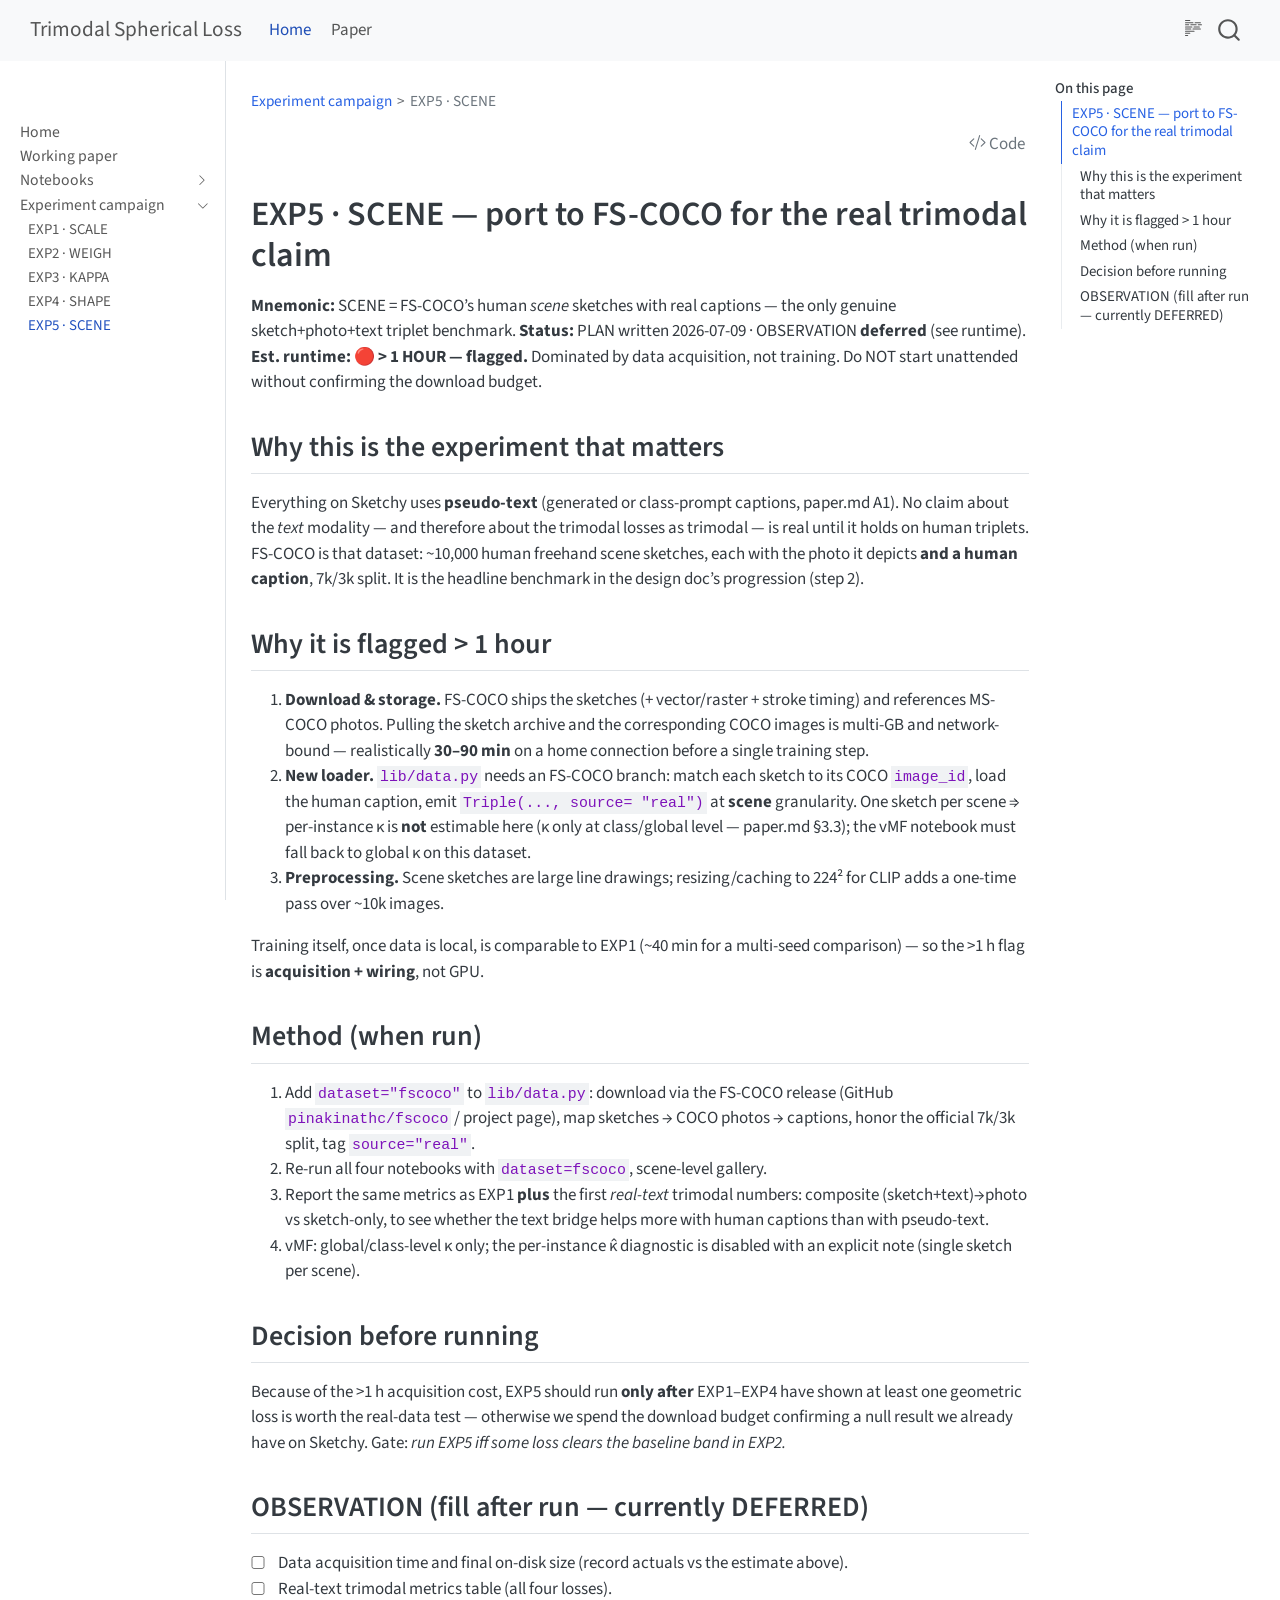
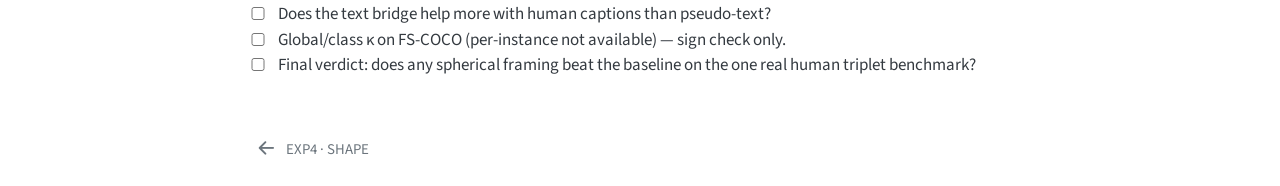
<file: docs/exp5_SCENE_plan_and_observation.html>
<!DOCTYPE html>
<html xmlns="http://www.w3.org/1999/xhtml" lang="en" xml:lang="en"><head>

<meta charset="utf-8">
<meta name="generator" content="quarto-1.9.38">

<meta name="viewport" content="width=device-width, initial-scale=1.0, user-scalable=yes">


<title>exp5_scene_plan_and_observation – Trimodal Spherical Loss</title>
<style>
/* Default styles provided by pandoc.
** See https://pandoc.org/MANUAL.html#variables-for-html for config info.
*/
code{white-space: pre-wrap;}
span.smallcaps{font-variant: small-caps;}
div.columns{display: flex; gap: min(4vw, 1.5em);}
div.column{flex: auto; overflow-x: auto;}
div.hanging-indent{margin-left: 1.5em; text-indent: -1.5em;}
ul.task-list{list-style: none;}
ul.task-list li input[type="checkbox"] {
  width: 0.8em;
  margin: 0 0.8em 0.2em -1em; /* quarto-specific, see https://github.com/quarto-dev/quarto-cli/issues/4556 */ 
  vertical-align: middle;
}
/* CSS for syntax highlighting */
html { -webkit-text-size-adjust: 100%; }
pre > code.sourceCode { white-space: pre; position: relative; }
pre > code.sourceCode > span { display: inline-block; line-height: 1.25; }
pre > code.sourceCode > span:empty { height: 1.2em; }
.sourceCode { overflow: visible; }
code.sourceCode > span { color: inherit; text-decoration: inherit; }
div.sourceCode { margin: 1em 0; }
pre.sourceCode { margin: 0; }
@media screen {
div.sourceCode { overflow: auto; }
}
@media print {
pre > code.sourceCode { white-space: pre-wrap; }
pre > code.sourceCode > span { text-indent: -5em; padding-left: 5em; }
}
pre.numberSource code
  { counter-reset: source-line 0; }
pre.numberSource code > span
  { position: relative; left: -4em; counter-increment: source-line; }
pre.numberSource code > span > a:first-child::before
  { content: counter(source-line);
    position: relative; left: -1em; text-align: right; vertical-align: baseline;
    border: none; display: inline-block;
    -webkit-touch-callout: none; -webkit-user-select: none;
    -khtml-user-select: none; -moz-user-select: none;
    -ms-user-select: none; user-select: none;
    padding: 0 4px; width: 4em;
  }
pre.numberSource { margin-left: 3em;  padding-left: 4px; }
div.sourceCode
  {   }
@media screen {
pre > code.sourceCode > span > a:first-child::before { text-decoration: underline; }
}
</style>


<script src="../site_libs/quarto-nav/quarto-nav.js"></script>
<script src="../site_libs/quarto-nav/headroom.min.js"></script>
<script src="../site_libs/clipboard/clipboard.min.js"></script>
<script src="../site_libs/quarto-search/autocomplete.umd.js"></script>
<script src="../site_libs/quarto-search/fuse.min.js"></script>
<script src="../site_libs/quarto-search/quarto-search.js"></script>
<meta name="quarto:offset" content="../">
<link href="../docs/exp4_SHAPE_plan_and_observation.html" rel="prev">
<script src="../site_libs/quarto-html/quarto.js" type="module"></script>
<script src="../site_libs/quarto-html/tabsets/tabsets.js" type="module"></script>
<script src="../site_libs/quarto-html/popper.min.js"></script>
<script src="../site_libs/quarto-html/tippy.umd.min.js"></script>
<script src="../site_libs/quarto-html/anchor.min.js"></script>
<link href="../site_libs/quarto-html/tippy.css" rel="stylesheet">
<link href="../site_libs/quarto-html/quarto-syntax-highlighting-15634bcf2e68342d4ad2dfa704d543f6.css" rel="stylesheet" id="quarto-text-highlighting-styles">
<script src="../site_libs/bootstrap/bootstrap.min.js"></script>
<link href="../site_libs/bootstrap/bootstrap-icons.css" rel="stylesheet">
<link href="../site_libs/bootstrap/bootstrap-fd6c97ee6dae9fb3bde4de74a669a8cf.min.css" rel="stylesheet" append-hash="true" id="quarto-bootstrap" data-mode="light">
<script id="quarto-search-options" type="application/json">{
  "location": "navbar",
  "copy-button": false,
  "collapse-after": 3,
  "panel-placement": "end",
  "type": "overlay",
  "limit": 50,
  "keyboard-shortcut": [
    "f",
    "/",
    "s"
  ],
  "show-item-context": false,
  "language": {
    "search-no-results-text": "No results",
    "search-matching-documents-text": "matching documents",
    "search-copy-link-title": "Copy link to search",
    "search-hide-matches-text": "Hide additional matches",
    "search-more-match-text": "more match in this document",
    "search-more-matches-text": "more matches in this document",
    "search-clear-button-title": "Clear",
    "search-text-placeholder": "",
    "search-detached-cancel-button-title": "Cancel",
    "search-submit-button-title": "Submit",
    "search-label": "Search"
  }
}</script>


</head>

<body class="nav-sidebar docked nav-fixed quarto-light">

<div id="quarto-search-results"></div>
  <header id="quarto-header" class="headroom fixed-top">
    <nav class="navbar navbar-expand-lg " data-bs-theme="dark">
      <div class="navbar-container container-fluid">
      <div class="navbar-brand-container mx-auto">
    <a class="navbar-brand" href="../index.html">
    <span class="navbar-title">Trimodal Spherical Loss</span>
    </a>
  </div>
            <div id="quarto-search" class="" title="Search"></div>
          <button class="navbar-toggler" type="button" data-bs-toggle="collapse" data-bs-target="#navbarCollapse" aria-controls="navbarCollapse" role="menu" aria-expanded="false" aria-label="Toggle navigation" onclick="if (window.quartoToggleHeadroom) { window.quartoToggleHeadroom(); }">
  <span class="navbar-toggler-icon"></span>
</button>
          <div class="collapse navbar-collapse" id="navbarCollapse">
            <ul class="navbar-nav navbar-nav-scroll me-auto">
  <li class="nav-item">
    <a class="nav-link active" href="../index.html" aria-current="page"> 
<span class="menu-text">Home</span></a>
  </li>  
  <li class="nav-item">
    <a class="nav-link" href="../paper.html"> 
<span class="menu-text">Paper</span></a>
  </li>  
</ul>
          </div> <!-- /navcollapse -->
            <div class="quarto-navbar-tools">
  <a href="" class="quarto-reader-toggle quarto-navigation-tool px-1" onclick="window.quartoToggleReader(); return false;" title="Toggle reader mode">
  <div class="quarto-reader-toggle-btn">
  <i class="bi"></i>
  </div>
</a>
</div>
      </div> <!-- /container-fluid -->
    </nav>
  <nav class="quarto-secondary-nav">
    <div class="container-fluid d-flex">
      <button type="button" class="quarto-btn-toggle btn" data-bs-toggle="collapse" role="button" data-bs-target=".quarto-sidebar-collapse-item" aria-controls="quarto-sidebar" aria-expanded="false" aria-label="Toggle sidebar navigation" onclick="if (window.quartoToggleHeadroom) { window.quartoToggleHeadroom(); }">
        <i class="bi bi-layout-text-sidebar-reverse"></i>
      </button>
        <nav class="quarto-page-breadcrumbs" aria-label="breadcrumb"><ol class="breadcrumb"><li class="breadcrumb-item"><a href="../docs/exp1_SCALE_plan_and_observation.html">Experiment campaign</a></li><li class="breadcrumb-item"><a href="../docs/exp5_SCENE_plan_and_observation.html">EXP5 · SCENE</a></li></ol></nav>
        <a class="flex-grow-1" role="navigation" data-bs-toggle="collapse" data-bs-target=".quarto-sidebar-collapse-item" aria-controls="quarto-sidebar" aria-expanded="false" aria-label="Toggle sidebar navigation" onclick="if (window.quartoToggleHeadroom) { window.quartoToggleHeadroom(); }">      
        </a>
      <button type="button" class="btn quarto-search-button" aria-label="Search" onclick="window.quartoOpenSearch();">
        <i class="bi bi-search"></i>
      </button>
    </div>
  </nav>
</header>
<!-- content -->
<div id="quarto-content" class="quarto-container page-columns page-rows-contents page-layout-article page-navbar">
<!-- sidebar -->
  <nav id="quarto-sidebar" class="sidebar collapse collapse-horizontal quarto-sidebar-collapse-item sidebar-navigation docked overflow-auto">
        <div class="mt-2 flex-shrink-0 align-items-center">
        <div class="sidebar-search">
        <div id="quarto-search" class="" title="Search"></div>
        </div>
        </div>
    <div class="sidebar-menu-container"> 
    <ul class="list-unstyled mt-1">
        <li class="sidebar-item">
  <div class="sidebar-item-container"> 
  <a href="../index.html" class="sidebar-item-text sidebar-link">
 <span class="menu-text">Home</span></a>
  </div>
</li>
        <li class="sidebar-item">
  <div class="sidebar-item-container"> 
  <a href="../paper.html" class="sidebar-item-text sidebar-link">
 <span class="menu-text">Working paper</span></a>
  </div>
</li>
        <li class="sidebar-item sidebar-item-section">
      <div class="sidebar-item-container"> 
            <a class="sidebar-item-text sidebar-link text-start collapsed" data-bs-toggle="collapse" data-bs-target="#quarto-sidebar-section-1" role="navigation" aria-expanded="false">
 <span class="menu-text">Notebooks</span></a>
          <a class="sidebar-item-toggle text-start collapsed" data-bs-toggle="collapse" data-bs-target="#quarto-sidebar-section-1" role="navigation" aria-expanded="false" aria-label="Toggle section">
            <i class="bi bi-chevron-right ms-2"></i>
          </a> 
      </div>
      <ul id="quarto-sidebar-section-1" class="collapse list-unstyled sidebar-section depth1 ">  
          <li class="sidebar-item">
  <div class="sidebar-item-container"> 
  <a href="../00_data_and_adaptation.html" class="sidebar-item-text sidebar-link">
 <span class="menu-text">00 · Data &amp; adaptation (baseline)</span></a>
  </div>
</li>
          <li class="sidebar-item">
  <div class="sidebar-item-container"> 
  <a href="../01_frechet_mean_loss.html" class="sidebar-item-text sidebar-link">
 <span class="menu-text">01 · Fréchet-mean anchor loss</span></a>
  </div>
</li>
          <li class="sidebar-item">
  <div class="sidebar-item-container"> 
  <a href="../02_spherical_triangle_loss.html" class="sidebar-item-text sidebar-link">
 <span class="menu-text">02 · Spherical-triangle regularizer</span></a>
  </div>
</li>
          <li class="sidebar-item">
  <div class="sidebar-item-container"> 
  <a href="../03_vmf_loss.html" class="sidebar-item-text sidebar-link">
 <span class="menu-text">03 · von Mises–Fisher loss (κ per modality)</span></a>
  </div>
</li>
      </ul>
  </li>
        <li class="sidebar-item sidebar-item-section">
      <div class="sidebar-item-container"> 
            <a class="sidebar-item-text sidebar-link text-start" data-bs-toggle="collapse" data-bs-target="#quarto-sidebar-section-2" role="navigation" aria-expanded="true">
 <span class="menu-text">Experiment campaign</span></a>
          <a class="sidebar-item-toggle text-start" data-bs-toggle="collapse" data-bs-target="#quarto-sidebar-section-2" role="navigation" aria-expanded="true" aria-label="Toggle section">
            <i class="bi bi-chevron-right ms-2"></i>
          </a> 
      </div>
      <ul id="quarto-sidebar-section-2" class="collapse list-unstyled sidebar-section depth1 show">  
          <li class="sidebar-item">
  <div class="sidebar-item-container"> 
  <a href="../docs/exp1_SCALE_plan_and_observation.html" class="sidebar-item-text sidebar-link">
 <span class="menu-text">EXP1 · SCALE</span></a>
  </div>
</li>
          <li class="sidebar-item">
  <div class="sidebar-item-container"> 
  <a href="../docs/exp2_WEIGH_plan_and_observation.html" class="sidebar-item-text sidebar-link">
 <span class="menu-text">EXP2 · WEIGH</span></a>
  </div>
</li>
          <li class="sidebar-item">
  <div class="sidebar-item-container"> 
  <a href="../docs/exp3_KAPPA_plan_and_observation.html" class="sidebar-item-text sidebar-link">
 <span class="menu-text">EXP3 · KAPPA</span></a>
  </div>
</li>
          <li class="sidebar-item">
  <div class="sidebar-item-container"> 
  <a href="../docs/exp4_SHAPE_plan_and_observation.html" class="sidebar-item-text sidebar-link">
 <span class="menu-text">EXP4 · SHAPE</span></a>
  </div>
</li>
          <li class="sidebar-item">
  <div class="sidebar-item-container"> 
  <a href="../docs/exp5_SCENE_plan_and_observation.html" class="sidebar-item-text sidebar-link active">
 <span class="menu-text">EXP5 · SCENE</span></a>
  </div>
</li>
      </ul>
  </li>
    </ul>
    </div>
</nav>
<div id="quarto-sidebar-glass" class="quarto-sidebar-collapse-item" data-bs-toggle="collapse" data-bs-target=".quarto-sidebar-collapse-item"></div>
<!-- margin-sidebar -->
    <div id="quarto-margin-sidebar" class="sidebar margin-sidebar">
        <nav id="TOC" role="doc-toc" class="toc-active">
    <h2 id="toc-title">On this page</h2>
   
  <ul class="collapse">
  <li><a href="#exp5-scene-port-to-fs-coco-for-the-real-trimodal-claim" id="toc-exp5-scene-port-to-fs-coco-for-the-real-trimodal-claim" class="nav-link active" data-scroll-target="#exp5-scene-port-to-fs-coco-for-the-real-trimodal-claim">EXP5 · SCENE — port to FS-COCO for the real trimodal claim</a>
  <ul class="collapse">
  <li><a href="#why-this-is-the-experiment-that-matters" id="toc-why-this-is-the-experiment-that-matters" class="nav-link" data-scroll-target="#why-this-is-the-experiment-that-matters">Why this is the experiment that matters</a></li>
  <li><a href="#why-it-is-flagged-1-hour" id="toc-why-it-is-flagged-1-hour" class="nav-link" data-scroll-target="#why-it-is-flagged-1-hour">Why it is flagged &gt; 1 hour</a></li>
  <li><a href="#method-when-run" id="toc-method-when-run" class="nav-link" data-scroll-target="#method-when-run">Method (when run)</a></li>
  <li><a href="#decision-before-running" id="toc-decision-before-running" class="nav-link" data-scroll-target="#decision-before-running">Decision before running</a></li>
  <li><a href="#observation-fill-after-run-currently-deferred" id="toc-observation-fill-after-run-currently-deferred" class="nav-link" data-scroll-target="#observation-fill-after-run-currently-deferred">OBSERVATION (fill after run — currently DEFERRED)</a></li>
  </ul></li>
  </ul>
</nav>
    </div>
<!-- main -->
<main class="content" id="quarto-document-content"><header id="title-block-header" class="quarto-title-block"><nav class="quarto-page-breadcrumbs quarto-title-breadcrumbs d-none d-lg-block" aria-label="breadcrumb"><ol class="breadcrumb"><li class="breadcrumb-item"><a href="../docs/exp1_SCALE_plan_and_observation.html">Experiment campaign</a></li><li class="breadcrumb-item"><a href="../docs/exp5_SCENE_plan_and_observation.html">EXP5 · SCENE</a></li></ol></nav><h1 class="title display-7"></h1></header><div class="quarto-title-block"><div class="quarto-title-tools-only"><button type="button" class="btn code-tools-button" id="quarto-code-tools-source"><i class="bi"></i> Code</button></div></div>




<section id="exp5-scene-port-to-fs-coco-for-the-real-trimodal-claim" class="level1">
<h1>EXP5 · SCENE — port to FS-COCO for the real trimodal claim</h1>
<p><strong>Mnemonic:</strong> SCENE = FS-COCO’s human <em>scene</em> sketches with real captions — the only genuine sketch+photo+text triplet benchmark. <strong>Status:</strong> PLAN written 2026-07-09 · OBSERVATION <strong>deferred</strong> (see runtime). <strong>Est. runtime:</strong> 🔴 <strong>&gt; 1 HOUR — flagged.</strong> Dominated by data acquisition, not training. Do NOT start unattended without confirming the download budget.</p>
<section id="why-this-is-the-experiment-that-matters" class="level2">
<h2 class="anchored" data-anchor-id="why-this-is-the-experiment-that-matters">Why this is the experiment that matters</h2>
<p>Everything on Sketchy uses <strong>pseudo-text</strong> (generated or class-prompt captions, paper.md A1). No claim about the <em>text</em> modality — and therefore about the trimodal losses as trimodal — is real until it holds on human triplets. FS-COCO is that dataset: ~10,000 human freehand scene sketches, each with the photo it depicts <strong>and a human caption</strong>, 7k/3k split. It is the headline benchmark in the design doc’s progression (step 2).</p>
</section>
<section id="why-it-is-flagged-1-hour" class="level2">
<h2 class="anchored" data-anchor-id="why-it-is-flagged-1-hour">Why it is flagged &gt; 1 hour</h2>
<ol type="1">
<li><strong>Download &amp; storage.</strong> FS-COCO ships the sketches (+ vector/raster + stroke timing) and references MS-COCO photos. Pulling the sketch archive and the corresponding COCO images is multi-GB and network-bound — realistically <strong>30–90 min</strong> on a home connection before a single training step.</li>
<li><strong>New loader.</strong> <code>lib/data.py</code> needs an FS-COCO branch: match each sketch to its COCO <code>image_id</code>, load the human caption, emit <code>Triple(..., source= "real")</code> at <strong>scene</strong> granularity. One sketch per scene ⇒ per-instance κ is <strong>not</strong> estimable here (κ only at class/global level — paper.md §3.3); the vMF notebook must fall back to global κ on this dataset.</li>
<li><strong>Preprocessing.</strong> Scene sketches are large line drawings; resizing/caching to 224² for CLIP adds a one-time pass over ~10k images.</li>
</ol>
<p>Training itself, once data is local, is comparable to EXP1 (~40 min for a multi-seed comparison) — so the &gt;1 h flag is <strong>acquisition + wiring</strong>, not GPU.</p>
</section>
<section id="method-when-run" class="level2">
<h2 class="anchored" data-anchor-id="method-when-run">Method (when run)</h2>
<ol type="1">
<li>Add <code>dataset="fscoco"</code> to <code>lib/data.py</code>: download via the FS-COCO release (GitHub <code>pinakinathc/fscoco</code> / project page), map sketches → COCO photos → captions, honor the official 7k/3k split, tag <code>source="real"</code>.</li>
<li>Re-run all four notebooks with <code>dataset=fscoco</code>, scene-level gallery.</li>
<li>Report the same metrics as EXP1 <strong>plus</strong> the first <em>real-text</em> trimodal numbers: composite (sketch+text)→photo vs sketch-only, to see whether the text bridge helps more with human captions than with pseudo-text.</li>
<li>vMF: global/class-level κ only; the per-instance κ̂ diagnostic is disabled with an explicit note (single sketch per scene).</li>
</ol>
</section>
<section id="decision-before-running" class="level2">
<h2 class="anchored" data-anchor-id="decision-before-running">Decision before running</h2>
<p>Because of the &gt;1 h acquisition cost, EXP5 should run <strong>only after</strong> EXP1–EXP4 have shown at least one geometric loss is worth the real-data test — otherwise we spend the download budget confirming a null result we already have on Sketchy. Gate: <em>run EXP5 iff some loss clears the baseline band in EXP2.</em></p>
</section>
<section id="observation-fill-after-run-currently-deferred" class="level2">
<h2 class="anchored" data-anchor-id="observation-fill-after-run-currently-deferred">OBSERVATION (fill after run — currently DEFERRED)</h2>
<ul class="task-list">
<li><label><input type="checkbox">Data acquisition time and final on-disk size (record actuals vs the estimate above).</label></li>
<li><label><input type="checkbox">Real-text trimodal metrics table (all four losses).</label></li>
<li><label><input type="checkbox">Does the text bridge help more with human captions than pseudo-text?</label></li>
<li><label><input type="checkbox">Global/class κ on FS-COCO (per-instance not available) — sign check only.</label></li>
<li><label><input type="checkbox">Final verdict: does any spherical framing beat the baseline on the one real human triplet benchmark?</label></li>
</ul>


<!-- -->

</section>
</section>

</main> <!-- /main -->
<script id="quarto-html-after-body" type="application/javascript">
  window.document.addEventListener("DOMContentLoaded", function (event) {
    const icon = "";
    const anchorJS = new window.AnchorJS();
    anchorJS.options = {
      placement: 'right',
      icon: icon
    };
    anchorJS.add('.anchored');
    const isCodeAnnotation = (el) => {
      for (const clz of el.classList) {
        if (clz.startsWith('code-annotation-')) {                     
          return true;
        }
      }
      return false;
    }
    const onCopySuccess = function(e) {
      // button target
      const button = e.trigger;
      // don't keep focus
      button.blur();
      // flash "checked"
      button.classList.add('code-copy-button-checked');
      var currentTitle = button.getAttribute("title");
      button.setAttribute("title", "Copied!");
      let tooltip;
      if (window.bootstrap) {
        button.setAttribute("data-bs-toggle", "tooltip");
        button.setAttribute("data-bs-placement", "left");
        button.setAttribute("data-bs-title", "Copied!");
        tooltip = new bootstrap.Tooltip(button, 
          { trigger: "manual", 
            customClass: "code-copy-button-tooltip",
            offset: [0, -8]});
        tooltip.show();    
      }
      setTimeout(function() {
        if (tooltip) {
          tooltip.hide();
          button.removeAttribute("data-bs-title");
          button.removeAttribute("data-bs-toggle");
          button.removeAttribute("data-bs-placement");
        }
        button.setAttribute("title", currentTitle);
        button.classList.remove('code-copy-button-checked');
      }, 1000);
      // clear code selection
      e.clearSelection();
    }
    const getTextToCopy = function(trigger) {
      const outerScaffold = trigger.parentElement.cloneNode(true);
      const codeEl = outerScaffold.querySelector('code');
      for (const childEl of codeEl.children) {
        if (isCodeAnnotation(childEl)) {
          childEl.remove();
        }
      }
      return codeEl.innerText;
    }
    const clipboard = new window.ClipboardJS('.code-copy-button:not([data-in-quarto-modal])', {
      text: getTextToCopy
    });
    clipboard.on('success', onCopySuccess);
    if (window.document.getElementById('quarto-embedded-source-code-modal')) {
      const clipboardModal = new window.ClipboardJS('.code-copy-button[data-in-quarto-modal]', {
        text: getTextToCopy,
        container: window.document.getElementById('quarto-embedded-source-code-modal')
      });
      clipboardModal.on('success', onCopySuccess);
    }
    const viewSource = window.document.getElementById('quarto-view-source') ||
                       window.document.getElementById('quarto-code-tools-source');
    if (viewSource) {
      const sourceUrl = viewSource.getAttribute("data-quarto-source-url");
      viewSource.addEventListener("click", function(e) {
        if (sourceUrl) {
          // rstudio viewer pane
          if (/\bcapabilities=\b/.test(window.location)) {
            window.open(sourceUrl);
          } else {
            window.location.href = sourceUrl;
          }
        } else {
          const modal = new bootstrap.Modal(document.getElementById('quarto-embedded-source-code-modal'));
          modal.show();
        }
        return false;
      });
    }
    function toggleCodeHandler(show) {
      return function(e) {
        const detailsSrc = window.document.querySelectorAll(".cell > details > .sourceCode");
        for (let i=0; i<detailsSrc.length; i++) {
          const details = detailsSrc[i].parentElement;
          if (show) {
            details.open = true;
          } else {
            details.removeAttribute("open");
          }
        }
        const cellCodeDivs = window.document.querySelectorAll(".cell > .sourceCode");
        const fromCls = show ? "hidden" : "unhidden";
        const toCls = show ? "unhidden" : "hidden";
        for (let i=0; i<cellCodeDivs.length; i++) {
          const codeDiv = cellCodeDivs[i];
          if (codeDiv.classList.contains(fromCls)) {
            codeDiv.classList.remove(fromCls);
            codeDiv.classList.add(toCls);
          } 
        }
        return false;
      }
    }
    const hideAllCode = window.document.getElementById("quarto-hide-all-code");
    if (hideAllCode) {
      hideAllCode.addEventListener("click", toggleCodeHandler(false));
    }
    const showAllCode = window.document.getElementById("quarto-show-all-code");
    if (showAllCode) {
      showAllCode.addEventListener("click", toggleCodeHandler(true));
    }
      var localhostRegex = new RegExp(/^(?:http|https):\/\/localhost\:?[0-9]*\//);
      var mailtoRegex = new RegExp(/^mailto:/);
        var filterRegex = new RegExp('/' + window.location.host + '/');
      var isInternal = (href) => {
          return filterRegex.test(href) || localhostRegex.test(href) || mailtoRegex.test(href);
      }
      // Inspect non-navigation links and adorn them if external
     var links = window.document.querySelectorAll('a[href]:not(.nav-link):not(.navbar-brand):not(.toc-action):not(.sidebar-link):not(.sidebar-item-toggle):not(.pagination-link):not(.no-external):not([aria-hidden]):not(.dropdown-item):not(.quarto-navigation-tool):not(.about-link)');
      for (var i=0; i<links.length; i++) {
        const link = links[i];
        if (!isInternal(link.href)) {
          // undo the damage that might have been done by quarto-nav.js in the case of
          // links that we want to consider external
          if (link.dataset.originalHref !== undefined) {
            link.href = link.dataset.originalHref;
          }
        }
      }
    function tippyHover(el, contentFn, onTriggerFn, onUntriggerFn) {
      const config = {
        allowHTML: true,
        maxWidth: 500,
        delay: 100,
        arrow: false,
        appendTo: function(el) {
            return el.parentElement;
        },
        interactive: true,
        interactiveBorder: 10,
        theme: 'quarto',
        placement: 'bottom-start',
      };
      if (contentFn) {
        config.content = contentFn;
      }
      if (onTriggerFn) {
        config.onTrigger = onTriggerFn;
      }
      if (onUntriggerFn) {
        config.onUntrigger = onUntriggerFn;
      }
      window.tippy(el, config); 
    }
    const noterefs = window.document.querySelectorAll('a[role="doc-noteref"]');
    for (var i=0; i<noterefs.length; i++) {
      const ref = noterefs[i];
      tippyHover(ref, function() {
        // use id or data attribute instead here
        let href = ref.getAttribute('data-footnote-href') || ref.getAttribute('href');
        try { href = new URL(href).hash; } catch {}
        const id = href.replace(/^#\/?/, "");
        const note = window.document.getElementById(id);
        if (note) {
          return note.innerHTML;
        } else {
          return "";
        }
      });
    }
    const xrefs = window.document.querySelectorAll('a.quarto-xref');
    const processXRef = (id, note) => {
      // Strip column container classes
      const stripColumnClz = (el) => {
        el.classList.remove("page-full", "page-columns");
        if (el.children) {
          for (const child of el.children) {
            stripColumnClz(child);
          }
        }
      }
      stripColumnClz(note)
      if (id === null || id.startsWith('sec-')) {
        // Special case sections, only their first couple elements
        const container = document.createElement("div");
        if (note.children && note.children.length > 2) {
          container.appendChild(note.children[0].cloneNode(true));
          for (let i = 1; i < note.children.length; i++) {
            const child = note.children[i];
            if (child.tagName === "P" && child.innerText === "") {
              continue;
            } else {
              container.appendChild(child.cloneNode(true));
              break;
            }
          }
          if (window.Quarto?.typesetMath) {
            window.Quarto.typesetMath(container);
          }
          return container.innerHTML
        } else {
          if (window.Quarto?.typesetMath) {
            window.Quarto.typesetMath(note);
          }
          return note.innerHTML;
        }
      } else {
        // Remove any anchor links if they are present
        const anchorLink = note.querySelector('a.anchorjs-link');
        if (anchorLink) {
          anchorLink.remove();
        }
        if (window.Quarto?.typesetMath) {
          window.Quarto.typesetMath(note);
        }
        if (note.classList.contains("callout")) {
          return note.outerHTML;
        } else {
          return note.innerHTML;
        }
      }
    }
    for (var i=0; i<xrefs.length; i++) {
      const xref = xrefs[i];
      tippyHover(xref, undefined, function(instance) {
        instance.disable();
        let url = xref.getAttribute('href');
        let hash = undefined; 
        if (url.startsWith('#')) {
          hash = url;
        } else {
          try { hash = new URL(url).hash; } catch {}
        }
        if (hash) {
          const id = hash.replace(/^#\/?/, "");
          const note = window.document.getElementById(id);
          if (note !== null) {
            try {
              const html = processXRef(id, note.cloneNode(true));
              instance.setContent(html);
            } finally {
              instance.enable();
              instance.show();
            }
          } else {
            // See if we can fetch this
            fetch(url.split('#')[0])
            .then(res => res.text())
            .then(html => {
              const parser = new DOMParser();
              const htmlDoc = parser.parseFromString(html, "text/html");
              const note = htmlDoc.getElementById(id);
              if (note !== null) {
                const html = processXRef(id, note);
                instance.setContent(html);
              } 
            }).finally(() => {
              instance.enable();
              instance.show();
            });
          }
        } else {
          // See if we can fetch a full url (with no hash to target)
          // This is a special case and we should probably do some content thinning / targeting
          fetch(url)
          .then(res => res.text())
          .then(html => {
            const parser = new DOMParser();
            const htmlDoc = parser.parseFromString(html, "text/html");
            const note = htmlDoc.querySelector('main.content');
            if (note !== null) {
              // This should only happen for chapter cross references
              // (since there is no id in the URL)
              // remove the first header
              if (note.children.length > 0 && note.children[0].tagName === "HEADER") {
                note.children[0].remove();
              }
              const html = processXRef(null, note);
              instance.setContent(html);
            } 
          }).finally(() => {
            instance.enable();
            instance.show();
          });
        }
      }, function(instance) {
      });
    }
        let selectedAnnoteEl;
        const selectorForAnnotation = ( cell, annotation) => {
          let cellAttr = 'data-code-cell="' + cell + '"';
          let lineAttr = 'data-code-annotation="' +  annotation + '"';
          const selector = 'span[' + cellAttr + '][' + lineAttr + ']';
          return selector;
        }
        const selectCodeLines = (annoteEl) => {
          const doc = window.document;
          const targetCell = annoteEl.getAttribute("data-target-cell");
          const targetAnnotation = annoteEl.getAttribute("data-target-annotation");
          const annoteSpan = window.document.querySelector(selectorForAnnotation(targetCell, targetAnnotation));
          const lines = annoteSpan.getAttribute("data-code-lines").split(",");
          const lineIds = lines.map((line) => {
            return targetCell + "-" + line;
          })
          let top = null;
          let height = null;
          let parent = null;
          if (lineIds.length > 0) {
              //compute the position of the single el (top and bottom and make a div)
              const el = window.document.getElementById(lineIds[0]);
              top = el.offsetTop;
              height = el.offsetHeight;
              parent = el.parentElement.parentElement;
            if (lineIds.length > 1) {
              const lastEl = window.document.getElementById(lineIds[lineIds.length - 1]);
              const bottom = lastEl.offsetTop + lastEl.offsetHeight;
              height = bottom - top;
            }
            if (top !== null && height !== null && parent !== null) {
              // cook up a div (if necessary) and position it 
              let div = window.document.getElementById("code-annotation-line-highlight");
              if (div === null) {
                div = window.document.createElement("div");
                div.setAttribute("id", "code-annotation-line-highlight");
                div.style.position = 'absolute';
                parent.appendChild(div);
              }
              div.style.top = top - 2 + "px";
              div.style.height = height + 4 + "px";
              div.style.left = 0;
              let gutterDiv = window.document.getElementById("code-annotation-line-highlight-gutter");
              if (gutterDiv === null) {
                gutterDiv = window.document.createElement("div");
                gutterDiv.setAttribute("id", "code-annotation-line-highlight-gutter");
                gutterDiv.style.position = 'absolute';
                const codeCell = window.document.getElementById(targetCell);
                const gutter = codeCell.querySelector('.code-annotation-gutter');
                gutter.appendChild(gutterDiv);
              }
              gutterDiv.style.top = top - 2 + "px";
              gutterDiv.style.height = height + 4 + "px";
            }
            selectedAnnoteEl = annoteEl;
          }
        };
        const unselectCodeLines = () => {
          const elementsIds = ["code-annotation-line-highlight", "code-annotation-line-highlight-gutter"];
          elementsIds.forEach((elId) => {
            const div = window.document.getElementById(elId);
            if (div) {
              div.remove();
            }
          });
          selectedAnnoteEl = undefined;
        };
          // Handle positioning of the toggle
      window.addEventListener(
        "resize",
        throttle(() => {
          elRect = undefined;
          if (selectedAnnoteEl) {
            selectCodeLines(selectedAnnoteEl);
          }
        }, 10)
      );
      function throttle(fn, ms) {
      let throttle = false;
      let timer;
        return (...args) => {
          if(!throttle) { // first call gets through
              fn.apply(this, args);
              throttle = true;
          } else { // all the others get throttled
              if(timer) clearTimeout(timer); // cancel #2
              timer = setTimeout(() => {
                fn.apply(this, args);
                timer = throttle = false;
              }, ms);
          }
        };
      }
        // Attach click handler to the DT
        const annoteDls = window.document.querySelectorAll('dt[data-target-cell]');
        for (const annoteDlNode of annoteDls) {
          annoteDlNode.addEventListener('click', (event) => {
            const clickedEl = event.target;
            if (clickedEl !== selectedAnnoteEl) {
              unselectCodeLines();
              const activeEl = window.document.querySelector('dt[data-target-cell].code-annotation-active');
              if (activeEl) {
                activeEl.classList.remove('code-annotation-active');
              }
              selectCodeLines(clickedEl);
              clickedEl.classList.add('code-annotation-active');
            } else {
              // Unselect the line
              unselectCodeLines();
              clickedEl.classList.remove('code-annotation-active');
            }
          });
        }
    const findCites = (el) => {
      const parentEl = el.parentElement;
      if (parentEl) {
        const cites = parentEl.dataset.cites;
        if (cites) {
          return {
            el,
            cites: cites.split(' ')
          };
        } else {
          return findCites(el.parentElement)
        }
      } else {
        return undefined;
      }
    };
    var bibliorefs = window.document.querySelectorAll('a[role="doc-biblioref"]');
    for (var i=0; i<bibliorefs.length; i++) {
      const ref = bibliorefs[i];
      const citeInfo = findCites(ref);
      if (citeInfo) {
        tippyHover(citeInfo.el, function() {
          var popup = window.document.createElement('div');
          citeInfo.cites.forEach(function(cite) {
            var citeDiv = window.document.createElement('div');
            citeDiv.classList.add('hanging-indent');
            citeDiv.classList.add('csl-entry');
            var biblioDiv = window.document.getElementById('ref-' + cite);
            if (biblioDiv) {
              citeDiv.innerHTML = biblioDiv.innerHTML;
            }
            popup.appendChild(citeDiv);
          });
          return popup.innerHTML;
        });
      }
    }
  });
  </script>
<nav class="page-navigation">
  <div class="nav-page nav-page-previous">
      <a href="../docs/exp4_SHAPE_plan_and_observation.html" class="pagination-link" aria-label="EXP4 · SHAPE">
        <i class="bi bi-arrow-left-short"></i> <span class="nav-page-text">EXP4 · SHAPE</span>
      </a>          
  </div>
  <div class="nav-page nav-page-next">
  </div>
</nav><div class="modal fade" id="quarto-embedded-source-code-modal" tabindex="-1" aria-labelledby="quarto-embedded-source-code-modal-label" aria-hidden="true"><div class="modal-dialog modal-dialog-scrollable"><div class="modal-content"><div class="modal-header"><h5 class="modal-title" id="quarto-embedded-source-code-modal-label">Source Code</h5><button class="btn-close" data-bs-dismiss="modal"></button></div><div class="modal-body"><div class="">
<div class="code-copy-outer-scaffold"><div class="sourceCode" id="cb1" data-shortcodes="false"><pre class="sourceCode markdown code-with-copy"><code class="sourceCode markdown"><span id="cb1-1"><a href="#cb1-1" aria-hidden="true" tabindex="-1"></a><span class="fu"># EXP5 · SCENE — port to FS-COCO for the real trimodal claim</span></span>
<span id="cb1-2"><a href="#cb1-2" aria-hidden="true" tabindex="-1"></a></span>
<span id="cb1-3"><a href="#cb1-3" aria-hidden="true" tabindex="-1"></a>**Mnemonic:** SCENE = FS-COCO's human *scene* sketches with real captions — the</span>
<span id="cb1-4"><a href="#cb1-4" aria-hidden="true" tabindex="-1"></a>only genuine sketch+photo+text triplet benchmark.</span>
<span id="cb1-5"><a href="#cb1-5" aria-hidden="true" tabindex="-1"></a>**Status:** PLAN written 2026-07-09 · OBSERVATION **deferred** (see runtime).</span>
<span id="cb1-6"><a href="#cb1-6" aria-hidden="true" tabindex="-1"></a>**Est. runtime:** 🔴 **&gt; 1 HOUR — flagged.** Dominated by data acquisition, not</span>
<span id="cb1-7"><a href="#cb1-7" aria-hidden="true" tabindex="-1"></a>training. Do NOT start unattended without confirming the download budget.</span>
<span id="cb1-8"><a href="#cb1-8" aria-hidden="true" tabindex="-1"></a></span>
<span id="cb1-9"><a href="#cb1-9" aria-hidden="true" tabindex="-1"></a><span class="fu">## Why this is the experiment that matters</span></span>
<span id="cb1-10"><a href="#cb1-10" aria-hidden="true" tabindex="-1"></a></span>
<span id="cb1-11"><a href="#cb1-11" aria-hidden="true" tabindex="-1"></a>Everything on Sketchy uses **pseudo-text** (generated or class-prompt captions,</span>
<span id="cb1-12"><a href="#cb1-12" aria-hidden="true" tabindex="-1"></a>paper.md A1). No claim about the *text* modality — and therefore about the</span>
<span id="cb1-13"><a href="#cb1-13" aria-hidden="true" tabindex="-1"></a>trimodal losses as trimodal — is real until it holds on human triplets. FS-COCO</span>
<span id="cb1-14"><a href="#cb1-14" aria-hidden="true" tabindex="-1"></a>is that dataset: ~10,000 human freehand scene sketches, each with the photo it</span>
<span id="cb1-15"><a href="#cb1-15" aria-hidden="true" tabindex="-1"></a>depicts **and a human caption**, 7k/3k split. It is the headline benchmark in</span>
<span id="cb1-16"><a href="#cb1-16" aria-hidden="true" tabindex="-1"></a>the design doc's progression (step 2).</span>
<span id="cb1-17"><a href="#cb1-17" aria-hidden="true" tabindex="-1"></a></span>
<span id="cb1-18"><a href="#cb1-18" aria-hidden="true" tabindex="-1"></a><span class="fu">## Why it is flagged &gt; 1 hour</span></span>
<span id="cb1-19"><a href="#cb1-19" aria-hidden="true" tabindex="-1"></a></span>
<span id="cb1-20"><a href="#cb1-20" aria-hidden="true" tabindex="-1"></a><span class="ss">1. </span>**Download &amp; storage.** FS-COCO ships the sketches (+ vector/raster + stroke</span>
<span id="cb1-21"><a href="#cb1-21" aria-hidden="true" tabindex="-1"></a>   timing) and references MS-COCO photos. Pulling the sketch archive and the</span>
<span id="cb1-22"><a href="#cb1-22" aria-hidden="true" tabindex="-1"></a>   corresponding COCO images is multi-GB and network-bound — realistically</span>
<span id="cb1-23"><a href="#cb1-23" aria-hidden="true" tabindex="-1"></a>   **30–90 min** on a home connection before a single training step.</span>
<span id="cb1-24"><a href="#cb1-24" aria-hidden="true" tabindex="-1"></a><span class="ss">2. </span>**New loader.** <span class="in">`lib/data.py`</span> needs an FS-COCO branch: match each sketch to</span>
<span id="cb1-25"><a href="#cb1-25" aria-hidden="true" tabindex="-1"></a>   its COCO <span class="in">`image_id`</span>, load the human caption, emit `Triple(..., source=</span>
<span id="cb1-26"><a href="#cb1-26" aria-hidden="true" tabindex="-1"></a>   "real")` at **scene** granularity. One sketch per scene ⇒ per-instance κ is</span>
<span id="cb1-27"><a href="#cb1-27" aria-hidden="true" tabindex="-1"></a>   **not** estimable here (κ only at class/global level — paper.md §3.3); the</span>
<span id="cb1-28"><a href="#cb1-28" aria-hidden="true" tabindex="-1"></a>   vMF notebook must fall back to global κ on this dataset.</span>
<span id="cb1-29"><a href="#cb1-29" aria-hidden="true" tabindex="-1"></a><span class="ss">3. </span>**Preprocessing.** Scene sketches are large line drawings; resizing/caching</span>
<span id="cb1-30"><a href="#cb1-30" aria-hidden="true" tabindex="-1"></a>   to 224² for CLIP adds a one-time pass over ~10k images.</span>
<span id="cb1-31"><a href="#cb1-31" aria-hidden="true" tabindex="-1"></a></span>
<span id="cb1-32"><a href="#cb1-32" aria-hidden="true" tabindex="-1"></a>Training itself, once data is local, is comparable to EXP1 (~40 min for a</span>
<span id="cb1-33"><a href="#cb1-33" aria-hidden="true" tabindex="-1"></a>multi-seed comparison) — so the &gt;1 h flag is **acquisition + wiring**, not GPU.</span>
<span id="cb1-34"><a href="#cb1-34" aria-hidden="true" tabindex="-1"></a></span>
<span id="cb1-35"><a href="#cb1-35" aria-hidden="true" tabindex="-1"></a><span class="fu">## Method (when run)</span></span>
<span id="cb1-36"><a href="#cb1-36" aria-hidden="true" tabindex="-1"></a></span>
<span id="cb1-37"><a href="#cb1-37" aria-hidden="true" tabindex="-1"></a><span class="ss">1. </span>Add <span class="in">`dataset="fscoco"`</span> to <span class="in">`lib/data.py`</span>: download via the FS-COCO release</span>
<span id="cb1-38"><a href="#cb1-38" aria-hidden="true" tabindex="-1"></a>   (GitHub <span class="in">`pinakinathc/fscoco`</span> / project page), map sketches → COCO photos →</span>
<span id="cb1-39"><a href="#cb1-39" aria-hidden="true" tabindex="-1"></a>   captions, honor the official 7k/3k split, tag <span class="in">`source="real"`</span>.</span>
<span id="cb1-40"><a href="#cb1-40" aria-hidden="true" tabindex="-1"></a><span class="ss">2. </span>Re-run all four notebooks with <span class="in">`dataset=fscoco`</span>, scene-level gallery.</span>
<span id="cb1-41"><a href="#cb1-41" aria-hidden="true" tabindex="-1"></a><span class="ss">3. </span>Report the same metrics as EXP1 **plus** the first *real-text* trimodal</span>
<span id="cb1-42"><a href="#cb1-42" aria-hidden="true" tabindex="-1"></a>   numbers: composite (sketch+text)→photo vs sketch-only, to see whether the</span>
<span id="cb1-43"><a href="#cb1-43" aria-hidden="true" tabindex="-1"></a>   text bridge helps more with human captions than with pseudo-text.</span>
<span id="cb1-44"><a href="#cb1-44" aria-hidden="true" tabindex="-1"></a><span class="ss">4. </span>vMF: global/class-level κ only; the per-instance κ̂ diagnostic is disabled</span>
<span id="cb1-45"><a href="#cb1-45" aria-hidden="true" tabindex="-1"></a>   with an explicit note (single sketch per scene).</span>
<span id="cb1-46"><a href="#cb1-46" aria-hidden="true" tabindex="-1"></a></span>
<span id="cb1-47"><a href="#cb1-47" aria-hidden="true" tabindex="-1"></a><span class="fu">## Decision before running</span></span>
<span id="cb1-48"><a href="#cb1-48" aria-hidden="true" tabindex="-1"></a></span>
<span id="cb1-49"><a href="#cb1-49" aria-hidden="true" tabindex="-1"></a>Because of the &gt;1 h acquisition cost, EXP5 should run **only after** EXP1–EXP4</span>
<span id="cb1-50"><a href="#cb1-50" aria-hidden="true" tabindex="-1"></a>have shown at least one geometric loss is worth the real-data test — otherwise we</span>
<span id="cb1-51"><a href="#cb1-51" aria-hidden="true" tabindex="-1"></a>spend the download budget confirming a null result we already have on Sketchy.</span>
<span id="cb1-52"><a href="#cb1-52" aria-hidden="true" tabindex="-1"></a>Gate: *run EXP5 iff some loss clears the baseline band in EXP2.*</span>
<span id="cb1-53"><a href="#cb1-53" aria-hidden="true" tabindex="-1"></a></span>
<span id="cb1-54"><a href="#cb1-54" aria-hidden="true" tabindex="-1"></a><span class="fu">## OBSERVATION (fill after run — currently DEFERRED)</span></span>
<span id="cb1-55"><a href="#cb1-55" aria-hidden="true" tabindex="-1"></a></span>
<span id="cb1-56"><a href="#cb1-56" aria-hidden="true" tabindex="-1"></a><span class="ss">- </span><span class="va">[ ]</span> Data acquisition time and final on-disk size (record actuals vs the</span>
<span id="cb1-57"><a href="#cb1-57" aria-hidden="true" tabindex="-1"></a>      estimate above).</span>
<span id="cb1-58"><a href="#cb1-58" aria-hidden="true" tabindex="-1"></a><span class="ss">- </span><span class="va">[ ]</span> Real-text trimodal metrics table (all four losses).</span>
<span id="cb1-59"><a href="#cb1-59" aria-hidden="true" tabindex="-1"></a><span class="ss">- </span><span class="va">[ ]</span> Does the text bridge help more with human captions than pseudo-text?</span>
<span id="cb1-60"><a href="#cb1-60" aria-hidden="true" tabindex="-1"></a><span class="ss">- </span><span class="va">[ ]</span> Global/class κ on FS-COCO (per-instance not available) — sign check only.</span>
<span id="cb1-61"><a href="#cb1-61" aria-hidden="true" tabindex="-1"></a><span class="ss">- </span><span class="va">[ ]</span> Final verdict: does any spherical framing beat the baseline on the one</span>
<span id="cb1-62"><a href="#cb1-62" aria-hidden="true" tabindex="-1"></a>      real human triplet benchmark?</span></code></pre></div><button title="Copy to Clipboard" class="code-copy-button" data-in-quarto-modal=""><i class="bi"></i></button></div>
</div></div></div></div></div>
</div> <!-- /content -->




</body></html>
</file>
<file: site_libs/quarto-html/tippy.css>
.tippy-box[data-animation=fade][data-state=hidden]{opacity:0}[data-tippy-root]{max-width:calc(100vw - 10px)}.tippy-box{position:relative;background-color:#333;color:#fff;border-radius:4px;font-size:14px;line-height:1.4;white-space:normal;outline:0;transition-property:transform,visibility,opacity}.tippy-box[data-placement^=top]>.tippy-arrow{bottom:0}.tippy-box[data-placement^=top]>.tippy-arrow:before{bottom:-7px;left:0;border-width:8px 8px 0;border-top-color:initial;transform-origin:center top}.tippy-box[data-placement^=bottom]>.tippy-arrow{top:0}.tippy-box[data-placement^=bottom]>.tippy-arrow:before{top:-7px;left:0;border-width:0 8px 8px;border-bottom-color:initial;transform-origin:center bottom}.tippy-box[data-placement^=left]>.tippy-arrow{right:0}.tippy-box[data-placement^=left]>.tippy-arrow:before{border-width:8px 0 8px 8px;border-left-color:initial;right:-7px;transform-origin:center left}.tippy-box[data-placement^=right]>.tippy-arrow{left:0}.tippy-box[data-placement^=right]>.tippy-arrow:before{left:-7px;border-width:8px 8px 8px 0;border-right-color:initial;transform-origin:center right}.tippy-box[data-inertia][data-state=visible]{transition-timing-function:cubic-bezier(.54,1.5,.38,1.11)}.tippy-arrow{width:16px;height:16px;color:#333}.tippy-arrow:before{content:"";position:absolute;border-color:transparent;border-style:solid}.tippy-content{position:relative;padding:5px 9px;z-index:1}
</file>
<file: site_libs/quarto-html/quarto-syntax-highlighting-15634bcf2e68342d4ad2dfa704d543f6.css>
/* quarto syntax highlight colors */
:root {
  --quarto-hl-ot-color: #003B4F;
  --quarto-hl-at-color: #657422;
  --quarto-hl-ss-color: #20794D;
  --quarto-hl-an-color: #5E5E5E;
  --quarto-hl-fu-color: #4758AB;
  --quarto-hl-st-color: #20794D;
  --quarto-hl-cf-color: #003B4F;
  --quarto-hl-op-color: #5E5E5E;
  --quarto-hl-er-color: #AD0000;
  --quarto-hl-bn-color: #AD0000;
  --quarto-hl-al-color: #AD0000;
  --quarto-hl-va-color: #111111;
  --quarto-hl-bu-color: inherit;
  --quarto-hl-ex-color: inherit;
  --quarto-hl-pp-color: #AD0000;
  --quarto-hl-in-color: #5E5E5E;
  --quarto-hl-vs-color: #20794D;
  --quarto-hl-wa-color: #5E5E5E;
  --quarto-hl-do-color: #5E5E5E;
  --quarto-hl-im-color: #00769E;
  --quarto-hl-ch-color: #20794D;
  --quarto-hl-dt-color: #AD0000;
  --quarto-hl-fl-color: #AD0000;
  --quarto-hl-co-color: #5E5E5E;
  --quarto-hl-cv-color: #5E5E5E;
  --quarto-hl-cn-color: #8f5902;
  --quarto-hl-sc-color: #5E5E5E;
  --quarto-hl-dv-color: #AD0000;
  --quarto-hl-kw-color: #003B4F;
}

/* other quarto variables */
:root {
  --quarto-font-monospace: SFMono-Regular, Menlo, Monaco, Consolas, "Liberation Mono", "Courier New", monospace;
}

/* syntax highlight based on Pandoc's rules */
pre > code.sourceCode > span {
  color: #003B4F;
}

code.sourceCode > span {
  color: #003B4F;
}

div.sourceCode,
div.sourceCode pre.sourceCode {
  color: #003B4F;
}

/* Normal */
code span {
  color: #003B4F;
}

/* Alert */
code span.al {
  color: #AD0000;
  font-style: inherit;
}

/* Annotation */
code span.an {
  color: #5E5E5E;
  font-style: inherit;
}

/* Attribute */
code span.at {
  color: #657422;
  font-style: inherit;
}

/* BaseN */
code span.bn {
  color: #AD0000;
  font-style: inherit;
}

/* BuiltIn */
code span.bu {
  font-style: inherit;
}

/* ControlFlow */
code span.cf {
  color: #003B4F;
  font-weight: bold;
  font-style: inherit;
}

/* Char */
code span.ch {
  color: #20794D;
  font-style: inherit;
}

/* Constant */
code span.cn {
  color: #8f5902;
  font-style: inherit;
}

/* Comment */
code span.co {
  color: #5E5E5E;
  font-style: inherit;
}

/* CommentVar */
code span.cv {
  color: #5E5E5E;
  font-style: italic;
}

/* Documentation */
code span.do {
  color: #5E5E5E;
  font-style: italic;
}

/* DataType */
code span.dt {
  color: #AD0000;
  font-style: inherit;
}

/* DecVal */
code span.dv {
  color: #AD0000;
  font-style: inherit;
}

/* Error */
code span.er {
  color: #AD0000;
  font-style: inherit;
}

/* Extension */
code span.ex {
  font-style: inherit;
}

/* Float */
code span.fl {
  color: #AD0000;
  font-style: inherit;
}

/* Function */
code span.fu {
  color: #4758AB;
  font-style: inherit;
}

/* Import */
code span.im {
  color: #00769E;
  font-style: inherit;
}

/* Information */
code span.in {
  color: #5E5E5E;
  font-style: inherit;
}

/* Keyword */
code span.kw {
  color: #003B4F;
  font-weight: bold;
  font-style: inherit;
}

/* Operator */
code span.op {
  color: #5E5E5E;
  font-style: inherit;
}

/* Other */
code span.ot {
  color: #003B4F;
  font-style: inherit;
}

/* Preprocessor */
code span.pp {
  color: #AD0000;
  font-style: inherit;
}

/* SpecialChar */
code span.sc {
  color: #5E5E5E;
  font-style: inherit;
}

/* SpecialString */
code span.ss {
  color: #20794D;
  font-style: inherit;
}

/* String */
code span.st {
  color: #20794D;
  font-style: inherit;
}

/* Variable */
code span.va {
  color: #111111;
  font-style: inherit;
}

/* VerbatimString */
code span.vs {
  color: #20794D;
  font-style: inherit;
}

/* Warning */
code span.wa {
  color: #5E5E5E;
  font-style: italic;
}

.prevent-inlining {
  content: "</";
}

/*# sourceMappingURL=f23921c56f73e400b49028c9186a1aa0.css.map */
</file>
